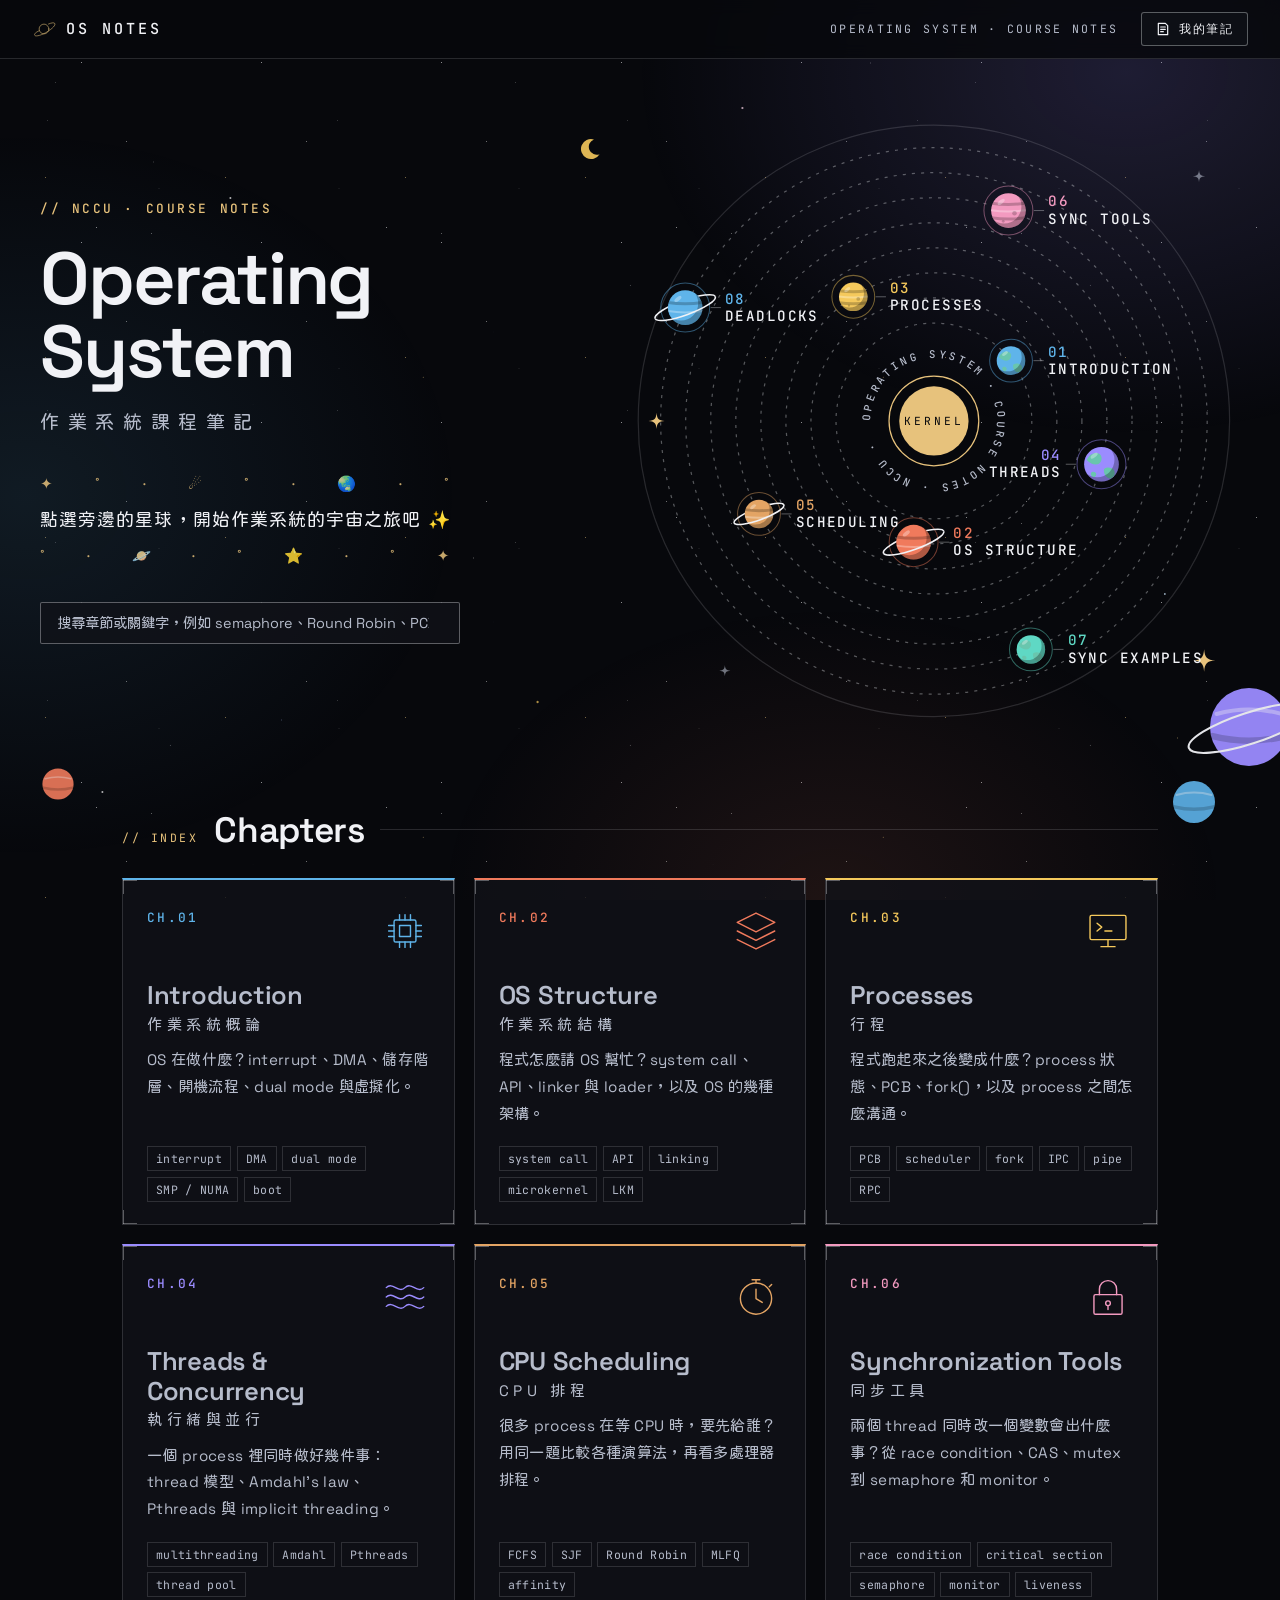
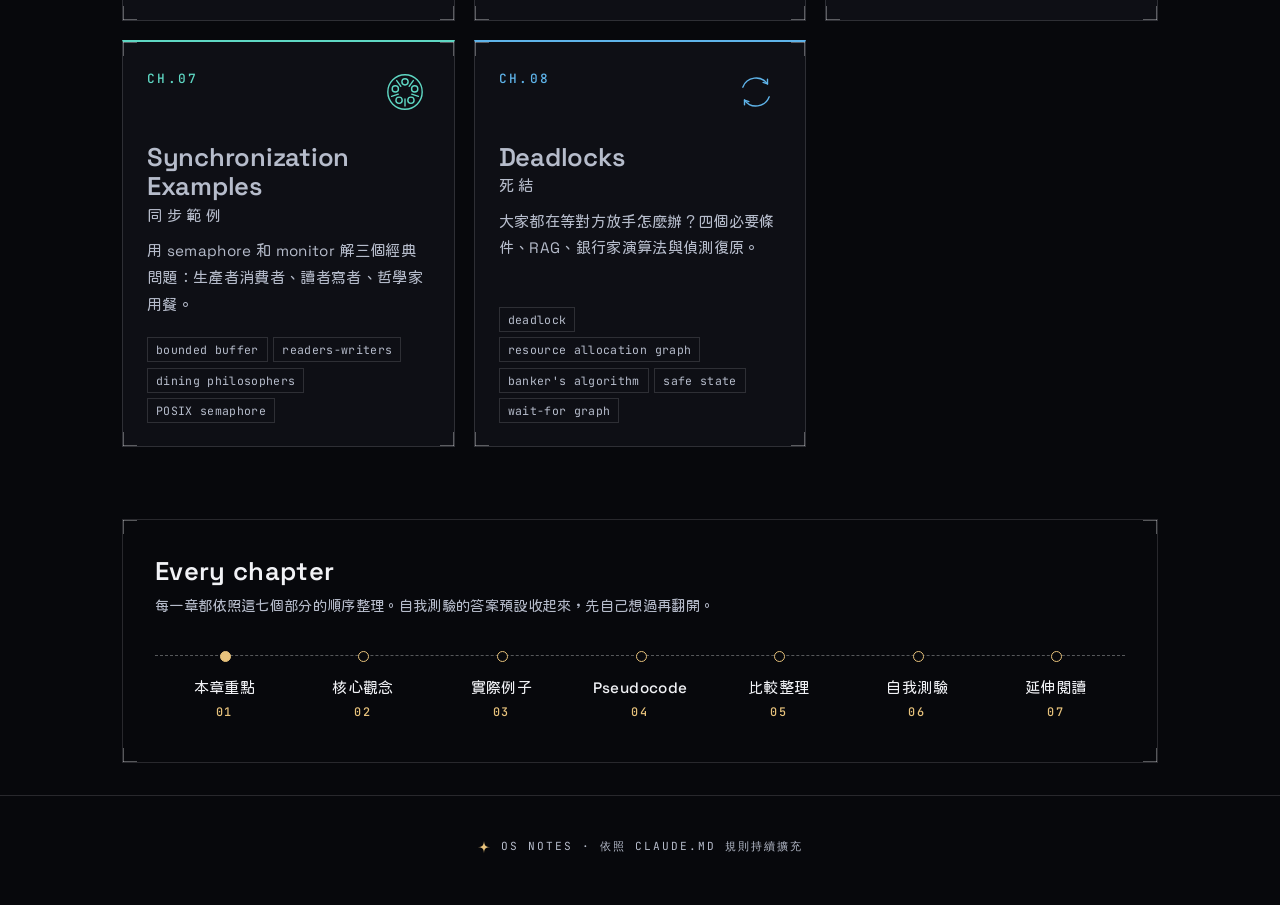
<file: index.html>
<!DOCTYPE html>
<html lang="zh-Hant">
<head>
  <meta charset="UTF-8">
  <meta name="viewport" content="width=device-width, initial-scale=1.0">
  <title>OS 課程筆記站</title>
  <meta name="description" content="作業系統課程筆記：從 OS 概論、結構、process、thread、CPU 排程到同步，一章一頁，附例題、pseudocode 與自我測驗。">
  <link rel="stylesheet" href="assets/fonts/fonts.css">
  <link rel="stylesheet" href="assets/style.css">
</head>
<body data-root=".">
  <header class="site-header">
    <a class="brand" href="index.html">OS Notes</a>
    <span class="tagline">Operating System · Course Notes</span>
  </header>

  <div class="hero-wrap">
    <section class="hero">
      <div>
        <p class="kicker">// NCCU · COURSE NOTES</p>
        <h1><span>Operating</span><span>System</span></h1>
        <p class="zh">作業系統課程筆記</p>
        <p class="lead lead-space">
          <span class="sky" aria-hidden="true"><i>✦</i><i>˚</i><i>·</i><i>☄️</i><i>˚</i><i>·</i><i>🌏</i><i>·</i><i>˚</i></span>
          <span class="go">點選旁邊的星球，開始作業系統的宇宙之旅吧 ✨</span>
          <span class="sky" aria-hidden="true"><i>˚</i><i>·</i><i>🪐</i><i>·</i><i>˚</i><i>⭐️</i><i>·</i><i>˚</i><i>✦</i></span>
        </p>
        <input class="search" id="chapter-search" type="search" placeholder="搜尋章節或關鍵字，例如 semaphore、Round Robin、PCB...">
      </div>
      <div class="solar" id="solar"></div>
    </section>
  </div>

  <div class="home">
    <h2 class="section-title"><span class="kicker">// Index</span><span class="big">Chapters</span></h2>
    <section class="cards" id="chapter-cards"></section>
    <p class="empty" id="chapter-empty" hidden>找不到符合的章節，換個關鍵字試試看。</p>

    <section class="how">
      <h2>Every chapter</h2>
      <p>每一章都依照這七個部分的順序整理。自我測驗的答案預設收起來，先自己想過再翻開。</p>
      <ol>
        <li>本章重點</li>
        <li>核心觀念</li>
        <li>實際例子</li>
        <li>Pseudocode</li>
        <li>比較整理</li>
        <li>自我測驗</li>
        <li>延伸閱讀</li>
      </ol>
    </section>
  </div>

  <footer class="site-footer">OS Notes · 依照 CLAUDE.md 規則持續擴充</footer>
  <script src="assets/glossary.js"></script>
  <script src="assets/site.js"></script>
</body>
</html>
</file>
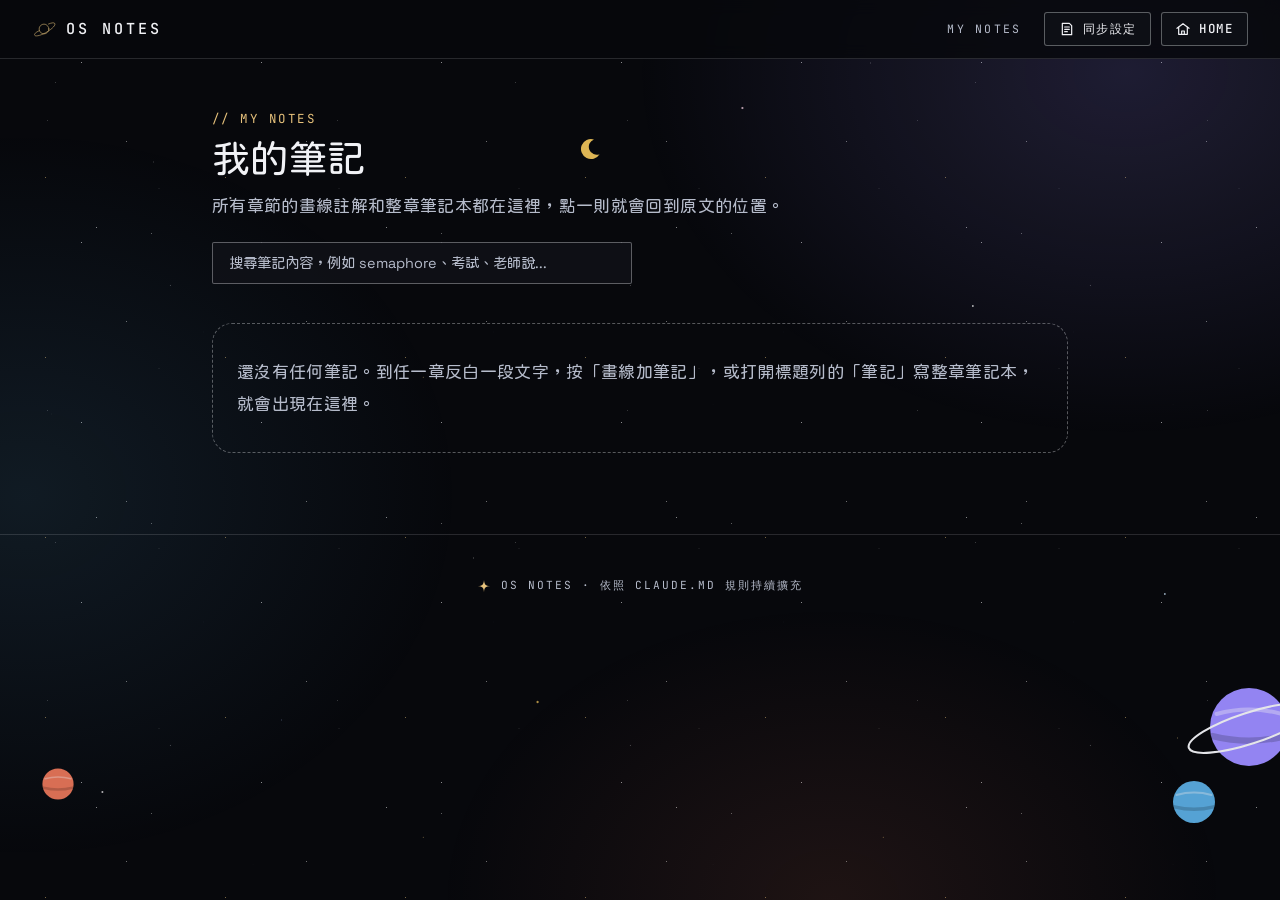
<file: notes.html>
<!DOCTYPE html>
<html lang="zh-Hant">
<head>
  <meta charset="UTF-8">
  <meta name="viewport" content="width=device-width, initial-scale=1.0">
  <title>我的筆記｜OS 課程筆記</title>
  <link rel="stylesheet" href="assets/fonts/fonts.css">
  <link rel="stylesheet" href="assets/style.css">
</head>
<body data-root="." data-page="notes">
  <header class="site-header">
    <a class="brand" href="index.html">OS Notes</a>
    <span class="tagline">My Notes</span>
  </header>

  <!-- 筆記總覽：內容由 site.js 的 renderNotesOverview() 從 localStorage 和同步資料產生 -->
  <main class="notes-page" id="notes-page"></main>

  <footer class="site-footer">OS Notes · 依照 CLAUDE.md 規則持續擴充</footer>
  <script src="assets/glossary.js"></script>
  <script src="assets/site.js"></script>
</body>
</html>
</file>
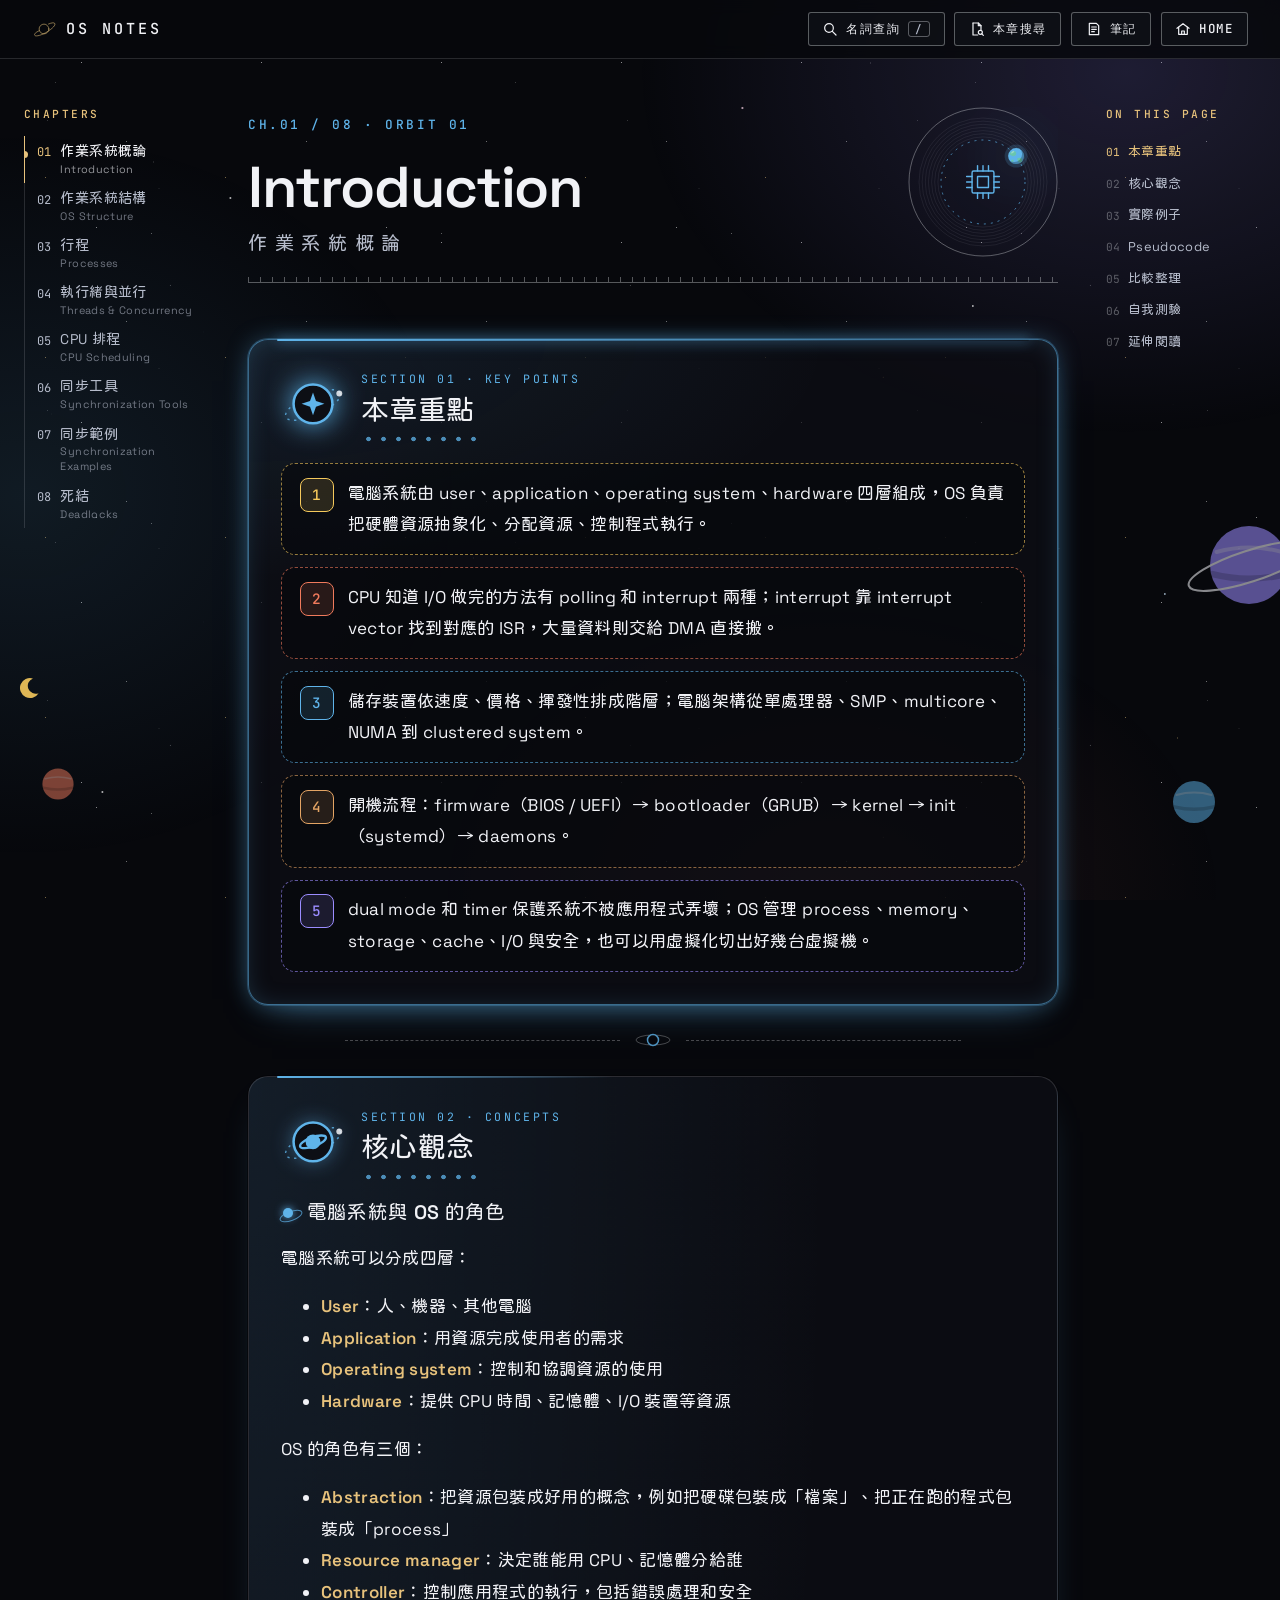
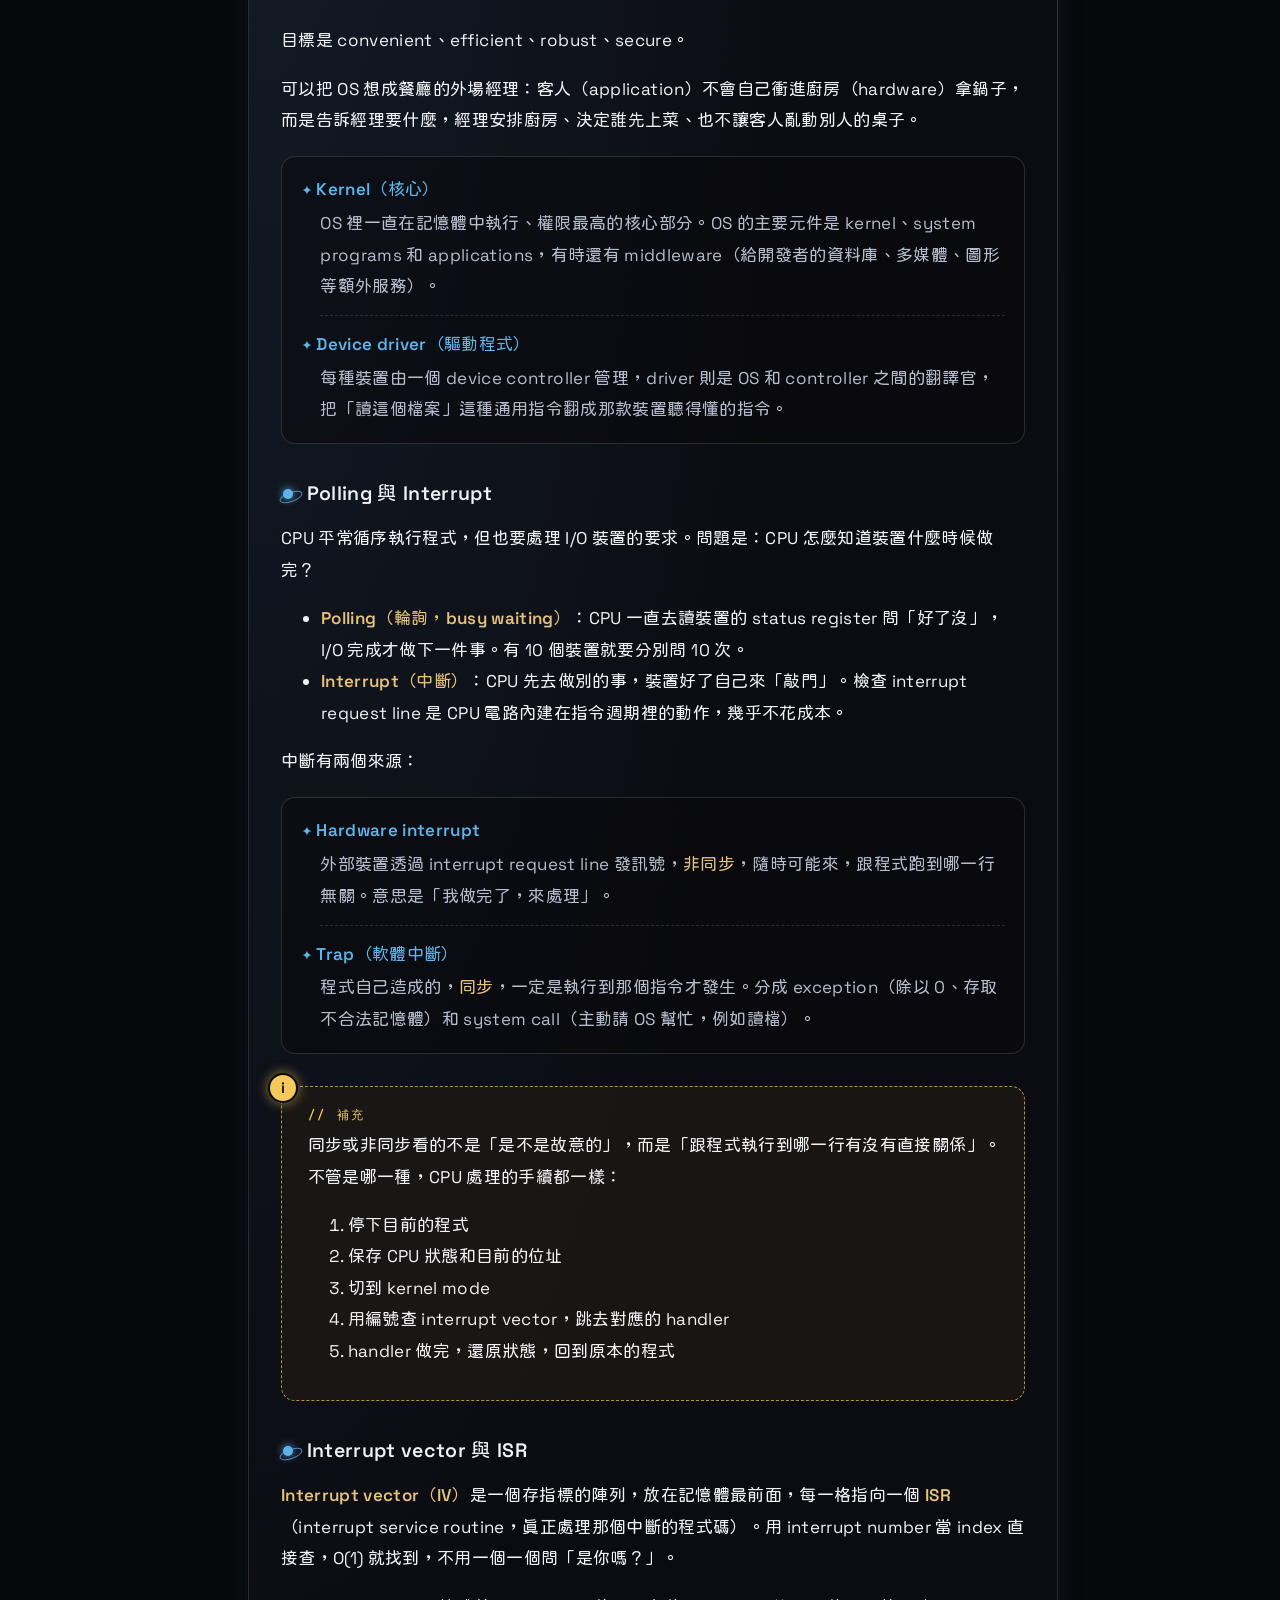
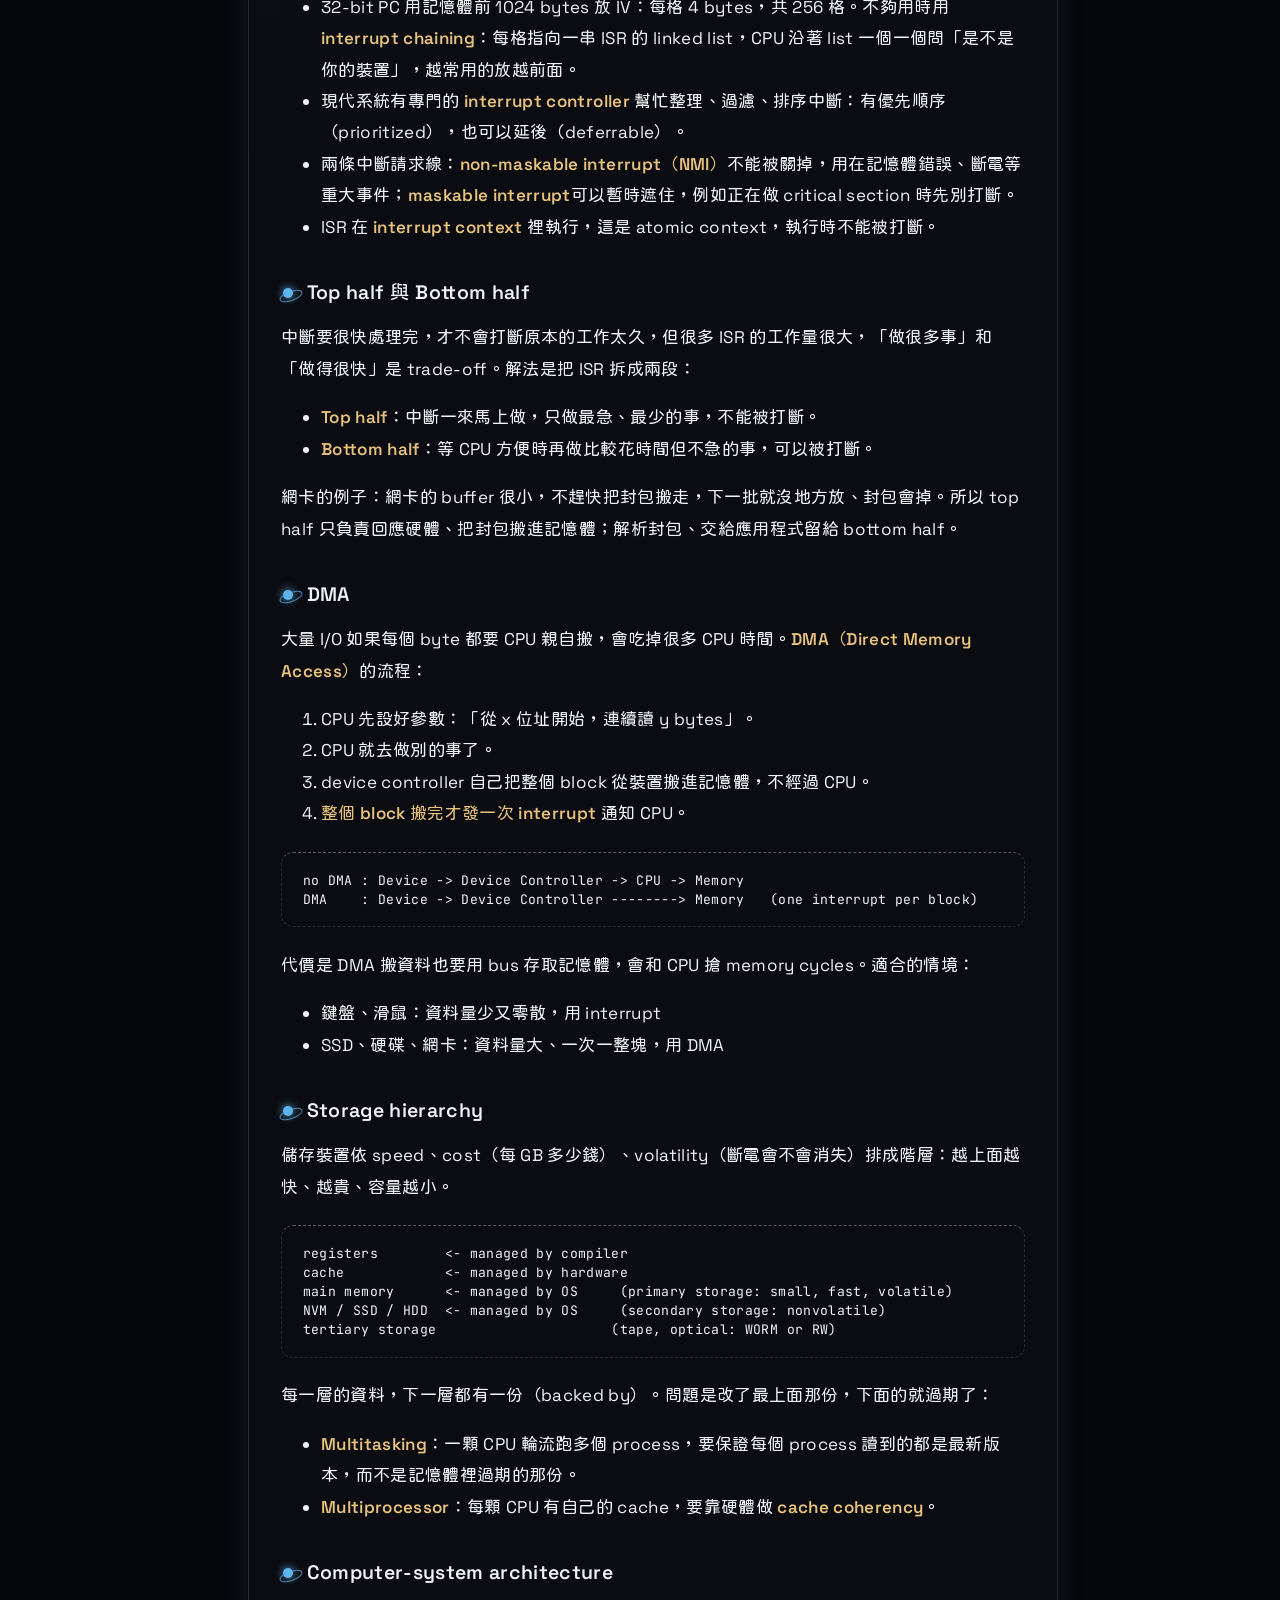
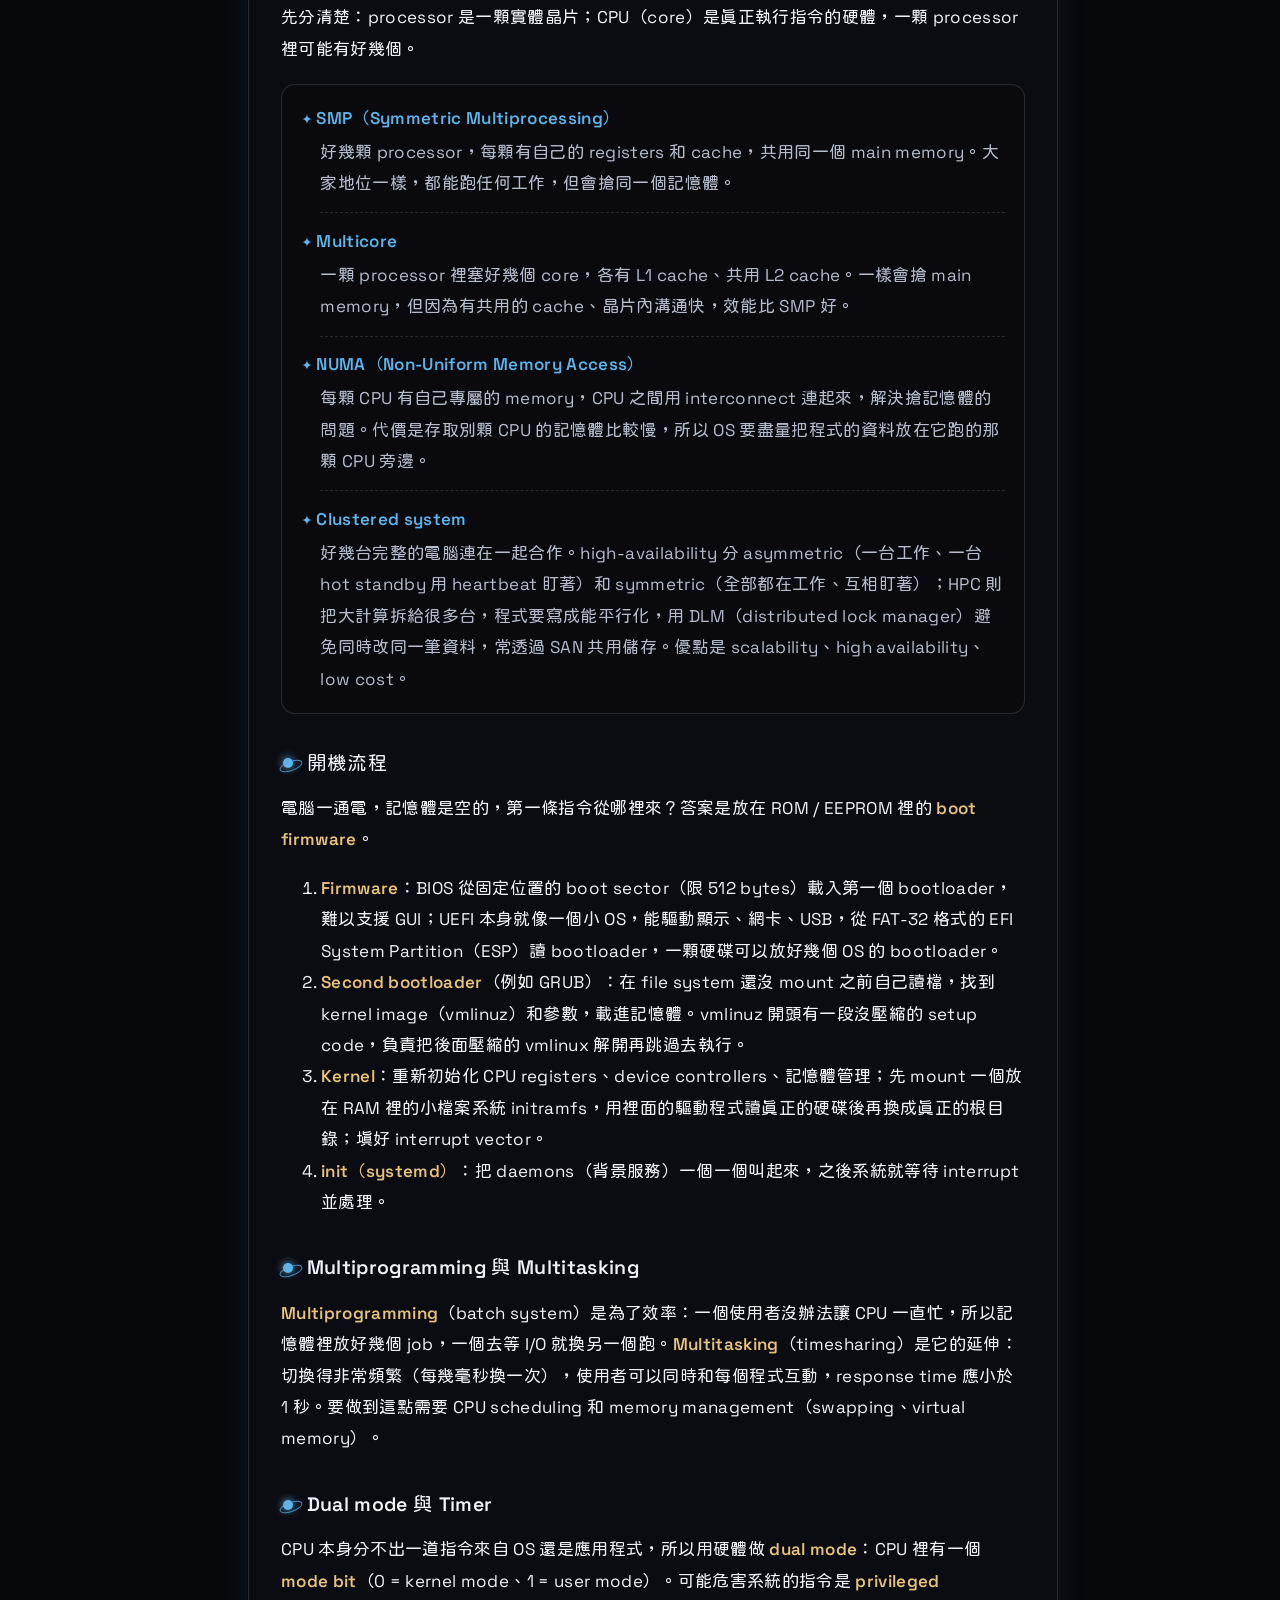
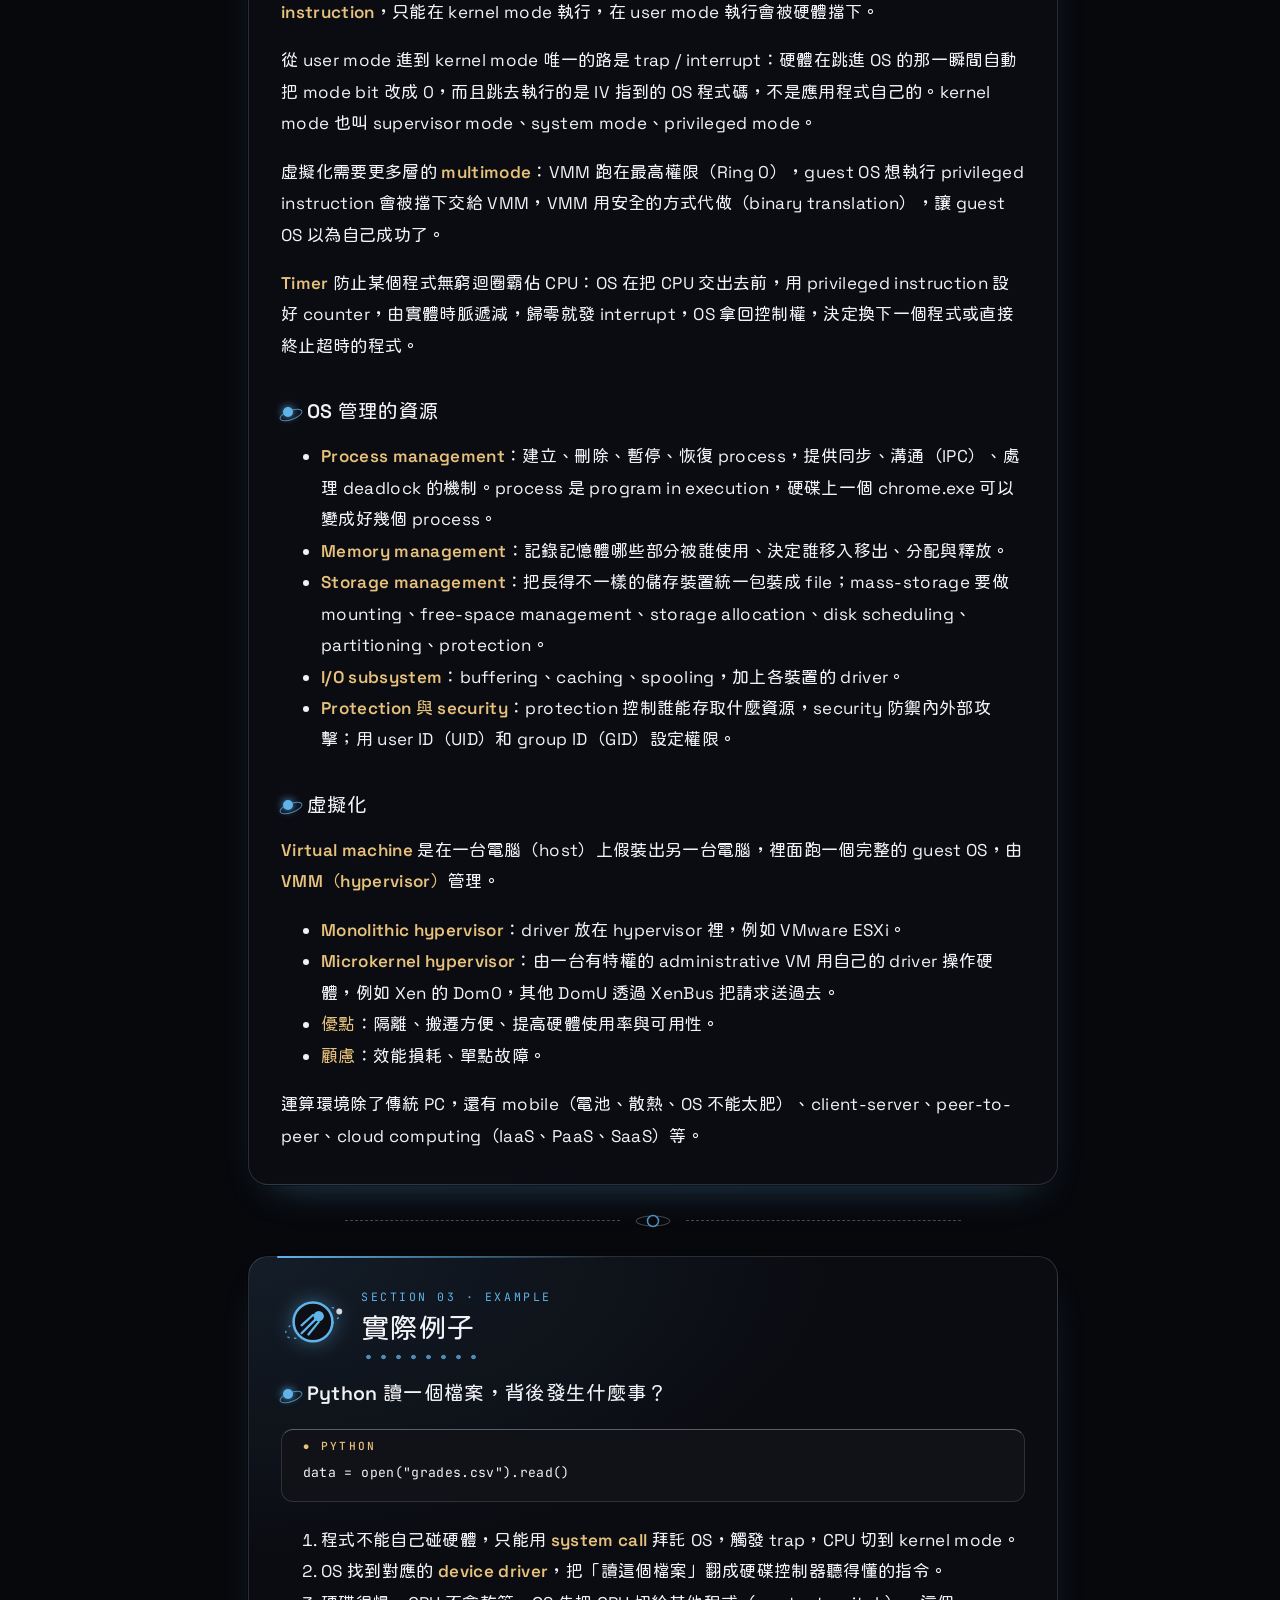
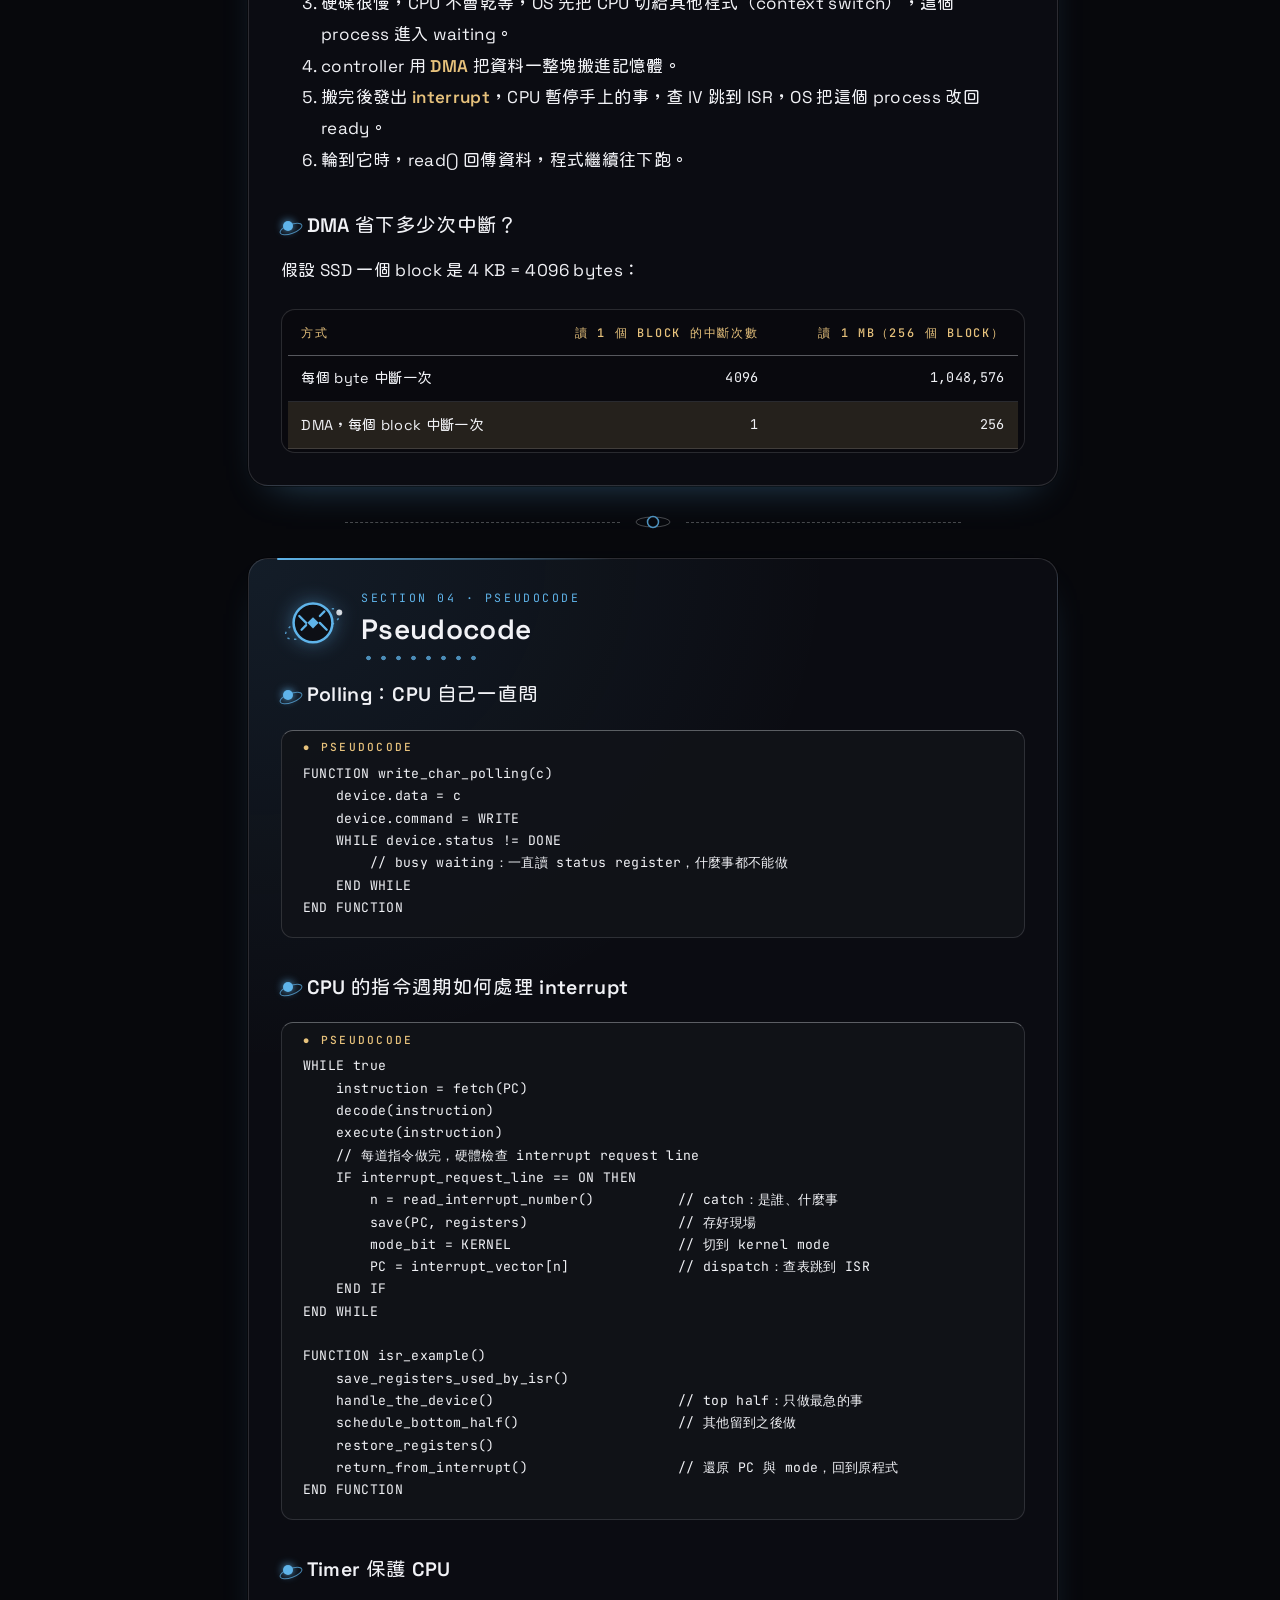
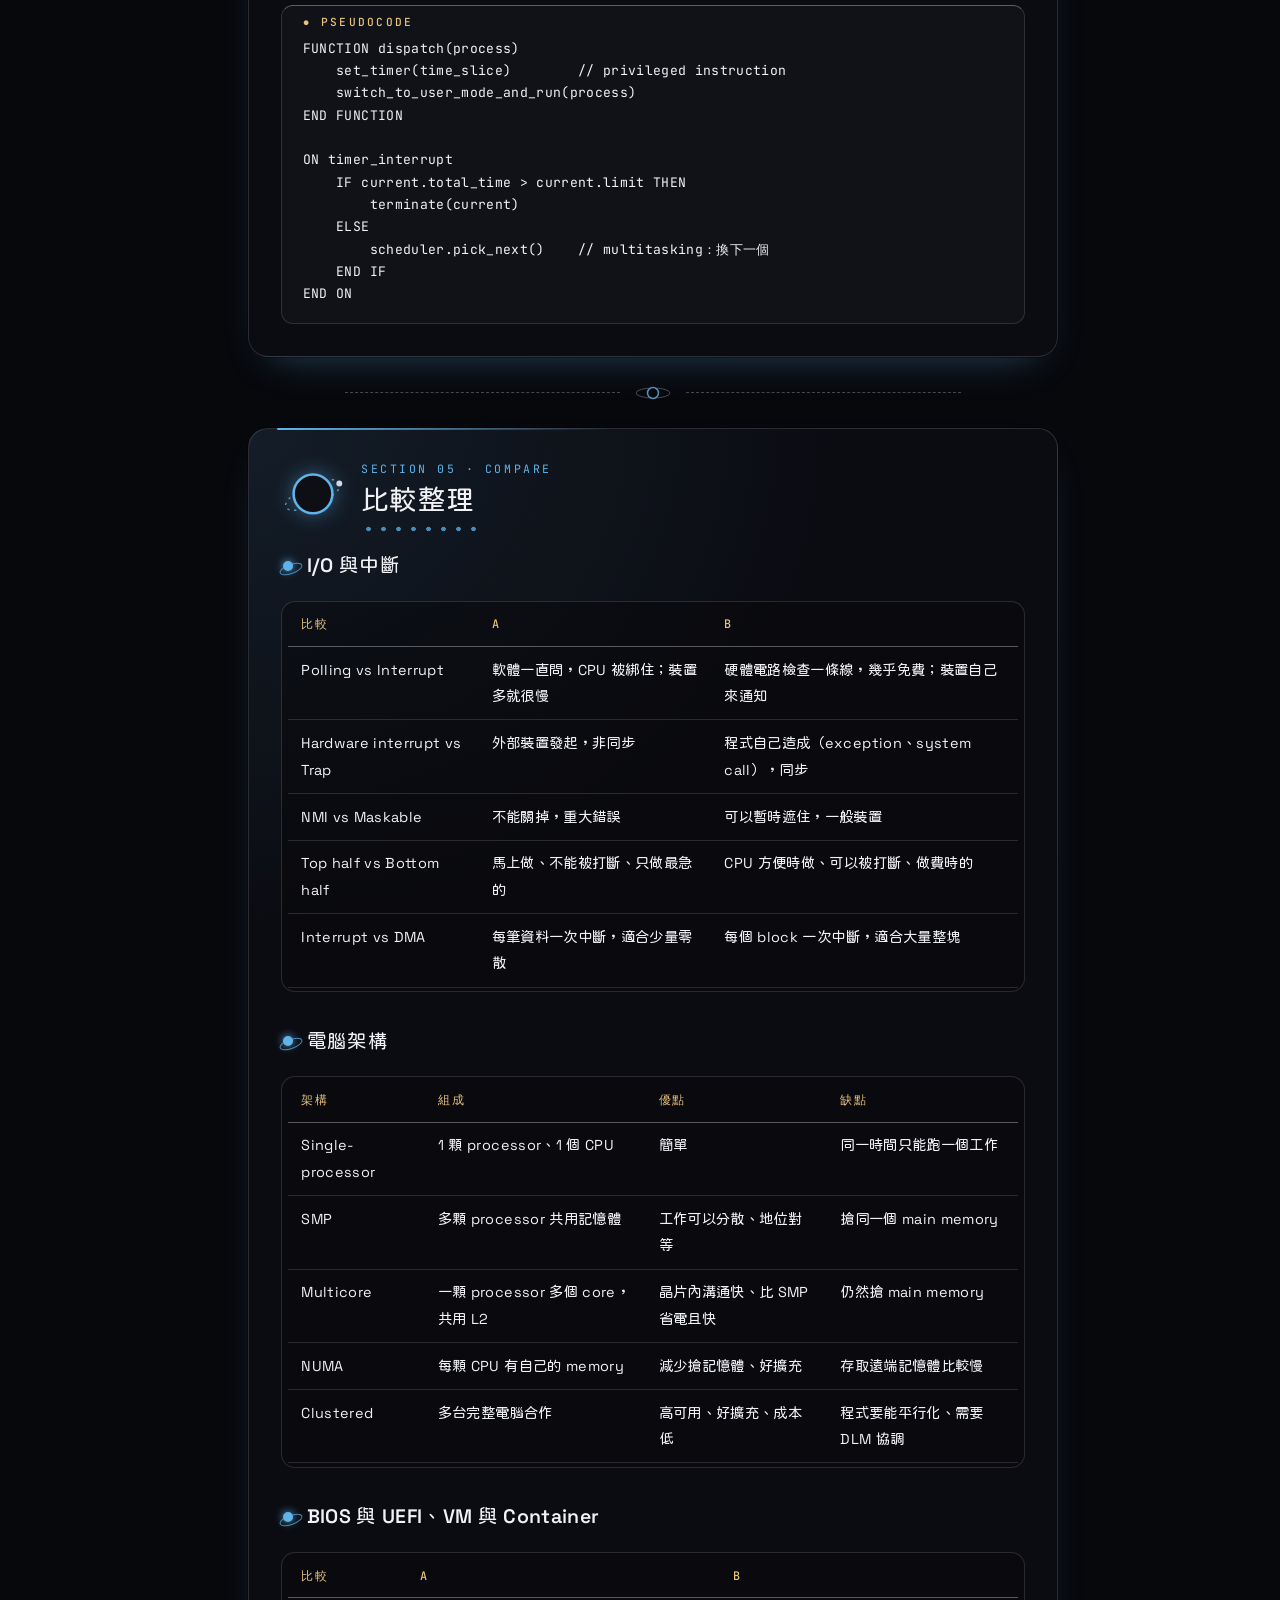
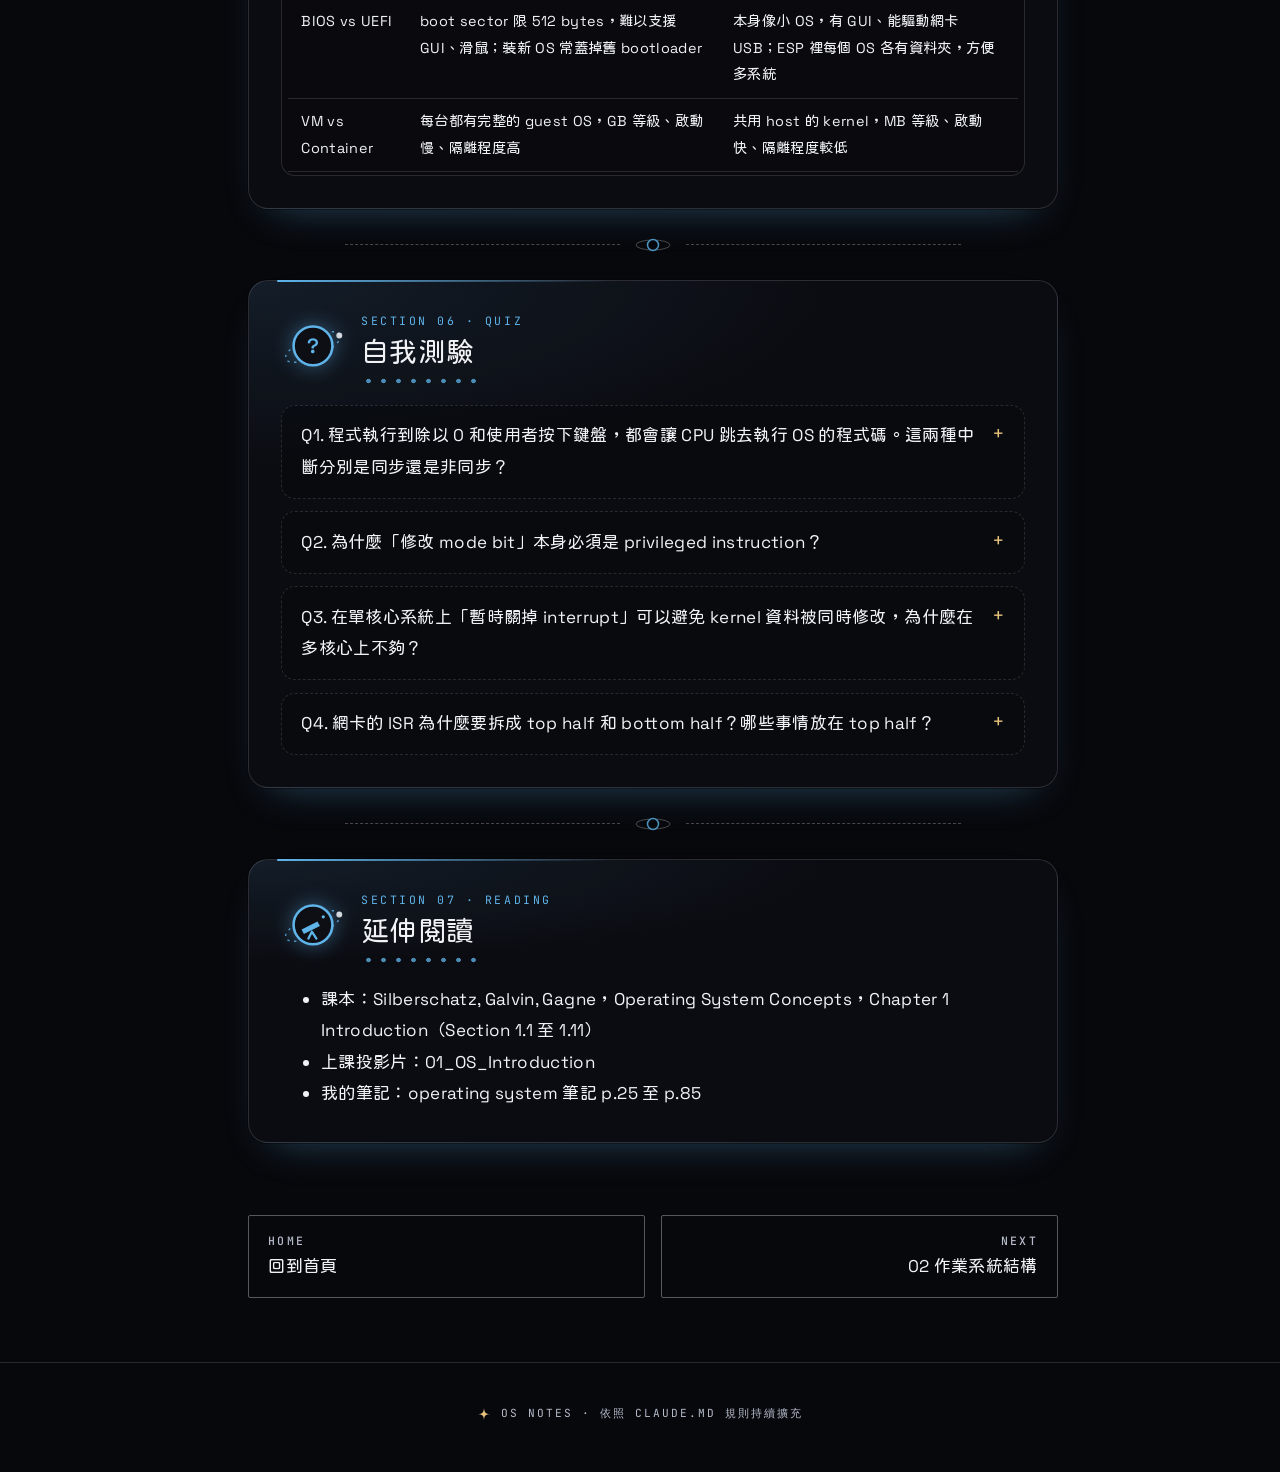
<file: chapters/01-introduction.html>
<!DOCTYPE html>
<html lang="zh-Hant">
<head>
  <meta charset="UTF-8">
  <meta name="viewport" content="width=device-width, initial-scale=1.0">
  <title>01 作業系統概論 Introduction｜OS 課程筆記</title>
  <link rel="stylesheet" href="../assets/fonts/fonts.css">
  <link rel="stylesheet" href="../assets/style.css">
</head>
<body data-root=".." data-chapter="01-introduction">
  <header class="site-header">
    <a class="brand" href="../index.html">OS Notes</a>
    <button class="menu-btn" id="menu-btn" type="button">章節</button>
  </header>

  <div class="layout">
    <nav class="sidebar" id="sidebar"></nav>

    <main class="content">
      <header class="chapter-head">
        <p class="eyebrow">CHAPTER 01</p>
        <h1>作業系統概論</h1>
        <p class="en">Introduction</p>
      </header>

      <h2 id="key-points">本章重點</h2>
      <div class="summary-box">
        <ul>
          <li>電腦系統由 user、application、operating system、hardware 四層組成，OS 負責把硬體資源抽象化、分配資源、控制程式執行。</li>
          <li>CPU 知道 I/O 做完的方法有 polling 和 interrupt 兩種；interrupt 靠 interrupt vector 找到對應的 ISR，大量資料則交給 DMA 直接搬。</li>
          <li>儲存裝置依速度、價格、揮發性排成階層；電腦架構從單處理器、SMP、multicore、NUMA 到 clustered system。</li>
          <li>開機流程：firmware（BIOS / UEFI）→ bootloader（GRUB）→ kernel → init（systemd）→ daemons。</li>
          <li>dual mode 和 timer 保護系統不被應用程式弄壞；OS 管理 process、memory、storage、cache、I/O 與安全，也可以用虛擬化切出好幾台虛擬機。</li>
        </ul>
      </div>

      <h2 id="concepts">核心觀念</h2>

      <h3>電腦系統與 OS 的角色</h3>
      <p>電腦系統可以分成四層：</p>
      <ul>
        <li><strong>User</strong>：人、機器、其他電腦</li>
        <li><strong>Application</strong>：用資源完成使用者的需求</li>
        <li><strong>Operating system</strong>：控制和協調資源的使用</li>
        <li><strong>Hardware</strong>：提供 CPU 時間、記憶體、I/O 裝置等資源</li>
      </ul>
      <p>OS 的角色有三個：</p>
      <ul>
        <li><strong>Abstraction</strong>：把資源包裝成好用的概念，例如把硬碟包裝成「檔案」、把正在跑的程式包裝成「process」</li>
        <li><strong>Resource manager</strong>：決定誰能用 CPU、記憶體分給誰</li>
        <li><strong>Controller</strong>：控制應用程式的執行，包括錯誤處理和安全</li>
      </ul>
      <p>目標是 convenient、efficient、robust、secure。</p>
      <p>可以把 OS 想成餐廳的外場經理：客人（application）不會自己衝進廚房（hardware）拿鍋子，而是告訴經理要什麼，經理安排廚房、決定誰先上菜、也不讓客人亂動別人的桌子。</p>
      <dl class="terms">
        <dt>Kernel（核心）</dt>
        <dd>OS 裡一直在記憶體中執行、權限最高的核心部分。OS 的主要元件是 kernel、system programs 和 applications，有時還有 middleware（給開發者的資料庫、多媒體、圖形等額外服務）。</dd>
        <dt>Device driver（驅動程式）</dt>
        <dd>每種裝置由一個 device controller 管理，driver 則是 OS 和 controller 之間的翻譯官，把「讀這個檔案」這種通用指令翻成那款裝置聽得懂的指令。</dd>
      </dl>

      <h3>Polling 與 Interrupt</h3>
      <p>CPU 平常循序執行程式，但也要處理 I/O 裝置的要求。問題是：CPU 怎麼知道裝置什麼時候做完？</p>
      <ul>
        <li><strong>Polling（輪詢，busy waiting）</strong>：CPU 一直去讀裝置的 status register 問「好了沒」，I/O 完成才做下一件事。有 10 個裝置就要分別問 10 次。</li>
        <li><strong>Interrupt（中斷）</strong>：CPU 先去做別的事，裝置好了自己來「敲門」。檢查 interrupt request line 是 CPU 電路內建在指令週期裡的動作，幾乎不花成本。</li>
      </ul>
      <p>中斷有兩個來源：</p>
      <dl class="terms">
        <dt>Hardware interrupt</dt>
        <dd>外部裝置透過 interrupt request line 發訊號，<strong>非同步</strong>，隨時可能來，跟程式跑到哪一行無關。意思是「我做完了，來處理」。</dd>
        <dt>Trap（軟體中斷）</dt>
        <dd>程式自己造成的，<strong>同步</strong>，一定是執行到那個指令才發生。分成 exception（除以 0、存取不合法記憶體）和 system call（主動請 OS 幫忙，例如讀檔）。</dd>
      </dl>
      <div class="callout note">
        <strong>補充</strong>
        <p>同步或非同步看的不是「是不是故意的」，而是「跟程式執行到哪一行有沒有直接關係」。不管是哪一種，CPU 處理的手續都一樣：</p>
        <ol>
          <li>停下目前的程式</li>
          <li>保存 CPU 狀態和目前的位址</li>
          <li>切到 kernel mode</li>
          <li>用編號查 interrupt vector，跳去對應的 handler</li>
          <li>handler 做完，還原狀態，回到原本的程式</li>
        </ol>
      </div>

      <h3>Interrupt vector 與 ISR</h3>
      <p><strong>Interrupt vector（IV）</strong>是一個存指標的陣列，放在記憶體最前面，每一格指向一個 <strong>ISR</strong>（interrupt service routine，真正處理那個中斷的程式碼）。用 interrupt number 當 index 直接查，O(1) 就找到，不用一個一個問「是你嗎？」。</p>
      <ul>
        <li>32-bit PC 用記憶體前 1024 bytes 放 IV：每格 4 bytes，共 256 格。不夠用時用 <strong>interrupt chaining</strong>：每格指向一串 ISR 的 linked list，CPU 沿著 list 一個一個問「是不是你的裝置」，越常用的放越前面。</li>
        <li>現代系統有專門的 <strong>interrupt controller</strong> 幫忙整理、過濾、排序中斷：有優先順序（prioritized），也可以延後（deferrable）。</li>
        <li>兩條中斷請求線：<strong>non-maskable interrupt（NMI）</strong>不能被關掉，用在記憶體錯誤、斷電等重大事件；<strong>maskable interrupt</strong>可以暫時遮住，例如正在做 critical section 時先別打斷。</li>
        <li>ISR 在 <strong>interrupt context</strong> 裡執行，這是 atomic context，執行時不能被打斷。</li>
      </ul>

      <h3>Top half 與 Bottom half</h3>
      <p>中斷要很快處理完，才不會打斷原本的工作太久，但很多 ISR 的工作量很大，「做很多事」和「做得很快」是 trade-off。解法是把 ISR 拆成兩段：</p>
      <ul>
        <li><strong>Top half</strong>：中斷一來馬上做，只做最急、最少的事，不能被打斷。</li>
        <li><strong>Bottom half</strong>：等 CPU 方便時再做比較花時間但不急的事，可以被打斷。</li>
      </ul>
      <p>網卡的例子：網卡的 buffer 很小，不趕快把封包搬走，下一批就沒地方放、封包會掉。所以 top half 只負責回應硬體、把封包搬進記憶體；解析封包、交給應用程式留給 bottom half。</p>

      <h3>DMA</h3>
      <p>大量 I/O 如果每個 byte 都要 CPU 親自搬，會吃掉很多 CPU 時間。<strong>DMA（Direct Memory Access）</strong>的流程：</p>
      <ol>
        <li>CPU 先設好參數：「從 x 位址開始，連續讀 y bytes」。</li>
        <li>CPU 就去做別的事了。</li>
        <li>device controller 自己把整個 block 從裝置搬進記憶體，不經過 CPU。</li>
        <li><strong>整個 block 搬完才發一次 interrupt</strong> 通知 CPU。</li>
      </ol>
      <pre class="diagram">no DMA : Device -> Device Controller -> CPU -> Memory
DMA    : Device -> Device Controller --------> Memory   (one interrupt per block)</pre>
      <p>代價是 DMA 搬資料也要用 bus 存取記憶體，會和 CPU 搶 memory cycles。適合的情境：</p>
      <ul>
        <li>鍵盤、滑鼠：資料量少又零散，用 interrupt</li>
        <li>SSD、硬碟、網卡：資料量大、一次一整塊，用 DMA</li>
      </ul>

      <h3>Storage hierarchy</h3>
      <p>儲存裝置依 speed、cost（每 GB 多少錢）、volatility（斷電會不會消失）排成階層：越上面越快、越貴、容量越小。</p>
      <pre class="diagram">registers        <- managed by compiler
cache            <- managed by hardware
main memory      <- managed by OS     (primary storage: small, fast, volatile)
NVM / SSD / HDD  <- managed by OS     (secondary storage: nonvolatile)
tertiary storage                     (tape, optical: WORM or RW)</pre>
      <p>每一層的資料，下一層都有一份（backed by）。問題是改了最上面那份，下面的就過期了：</p>
      <ul>
        <li><strong>Multitasking</strong>：一顆 CPU 輪流跑多個 process，要保證每個 process 讀到的都是最新版本，而不是記憶體裡過期的那份。</li>
        <li><strong>Multiprocessor</strong>：每顆 CPU 有自己的 cache，要靠硬體做 <strong>cache coherency</strong>。</li>
      </ul>

      <h3>Computer-system architecture</h3>
      <p>先分清楚：processor 是一顆實體晶片；CPU（core）是真正執行指令的硬體，一顆 processor 裡可能有好幾個。</p>
      <dl class="terms">
        <dt>SMP（Symmetric Multiprocessing）</dt>
        <dd>好幾顆 processor，每顆有自己的 registers 和 cache，共用同一個 main memory。大家地位一樣，都能跑任何工作，但會搶同一個記憶體。</dd>
        <dt>Multicore</dt>
        <dd>一顆 processor 裡塞好幾個 core，各有 L1 cache、共用 L2 cache。一樣會搶 main memory，但因為有共用的 cache、晶片內溝通快，效能比 SMP 好。</dd>
        <dt>NUMA（Non-Uniform Memory Access）</dt>
        <dd>每顆 CPU 有自己專屬的 memory，CPU 之間用 interconnect 連起來，解決搶記憶體的問題。代價是存取別顆 CPU 的記憶體比較慢，所以 OS 要盡量把程式的資料放在它跑的那顆 CPU 旁邊。</dd>
        <dt>Clustered system</dt>
        <dd>好幾台完整的電腦連在一起合作。high-availability 分 asymmetric（一台工作、一台 hot standby 用 heartbeat 盯著）和 symmetric（全部都在工作、互相盯著）；HPC 則把大計算拆給很多台，程式要寫成能平行化，用 DLM（distributed lock manager）避免同時改同一筆資料，常透過 SAN 共用儲存。優點是 scalability、high availability、low cost。</dd>
      </dl>

      <h3>開機流程</h3>
      <p>電腦一通電，記憶體是空的，第一條指令從哪裡來？答案是放在 ROM / EEPROM 裡的 <strong>boot firmware</strong>。</p>
      <ol>
        <li><strong>Firmware</strong>：BIOS 從固定位置的 boot sector（限 512 bytes）載入第一個 bootloader，難以支援 GUI；UEFI 本身就像一個小 OS，能驅動顯示、網卡、USB，從 FAT-32 格式的 EFI System Partition（ESP）讀 bootloader，一顆硬碟可以放好幾個 OS 的 bootloader。</li>
        <li><strong>Second bootloader</strong>（例如 GRUB）：在 file system 還沒 mount 之前自己讀檔，找到 kernel image（vmlinuz）和參數，載進記憶體。vmlinuz 開頭有一段沒壓縮的 setup code，負責把後面壓縮的 vmlinux 解開再跳過去執行。</li>
        <li><strong>Kernel</strong>：重新初始化 CPU registers、device controllers、記憶體管理；先 mount 一個放在 RAM 裡的小檔案系統 initramfs，用裡面的驅動程式讀真正的硬碟後再換成真正的根目錄；填好 interrupt vector。</li>
        <li><strong>init（systemd）</strong>：把 daemons（背景服務）一個一個叫起來，之後系統就等待 interrupt 並處理。</li>
      </ol>

      <h3>Multiprogramming 與 Multitasking</h3>
      <p><strong>Multiprogramming</strong>（batch system）是為了效率：一個使用者沒辦法讓 CPU 一直忙，所以記憶體裡放好幾個 job，一個去等 I/O 就換另一個跑。<strong>Multitasking</strong>（timesharing）是它的延伸：切換得非常頻繁（每幾毫秒換一次），使用者可以同時和每個程式互動，response time 應小於 1 秒。要做到這點需要 CPU scheduling 和 memory management（swapping、virtual memory）。</p>

      <h3>Dual mode 與 Timer</h3>
      <p>CPU 本身分不出一道指令來自 OS 還是應用程式，所以用硬體做 <strong>dual mode</strong>：CPU 裡有一個 <strong>mode bit</strong>（0 = kernel mode、1 = user mode）。可能危害系統的指令是 <strong>privileged instruction</strong>，只能在 kernel mode 執行，在 user mode 執行會被硬體擋下。</p>
      <p>從 user mode 進到 kernel mode 唯一的路是 trap / interrupt：硬體在跳進 OS 的那一瞬間自動把 mode bit 改成 0，而且跳去執行的是 IV 指到的 OS 程式碼，不是應用程式自己的。kernel mode 也叫 supervisor mode、system mode、privileged mode。</p>
      <p>虛擬化需要更多層的 <strong>multimode</strong>：VMM 跑在最高權限（Ring 0），guest OS 想執行 privileged instruction 會被擋下交給 VMM，VMM 用安全的方式代做（binary translation），讓 guest OS 以為自己成功了。</p>
      <p><strong>Timer</strong> 防止某個程式無窮迴圈霸佔 CPU：OS 在把 CPU 交出去前，用 privileged instruction 設好 counter，由實體時脈遞減，歸零就發 interrupt，OS 拿回控制權，決定換下一個程式或直接終止超時的程式。</p>

      <h3>OS 管理的資源</h3>
      <ul>
        <li><strong>Process management</strong>：建立、刪除、暫停、恢復 process，提供同步、溝通（IPC）、處理 deadlock 的機制。process 是 program in execution，硬碟上一個 chrome.exe 可以變成好幾個 process。</li>
        <li><strong>Memory management</strong>：記錄記憶體哪些部分被誰使用、決定誰移入移出、分配與釋放。</li>
        <li><strong>Storage management</strong>：把長得不一樣的儲存裝置統一包裝成 file；mass-storage 要做 mounting、free-space management、storage allocation、disk scheduling、partitioning、protection。</li>
        <li><strong>I/O subsystem</strong>：buffering、caching、spooling，加上各裝置的 driver。</li>
        <li><strong>Protection 與 security</strong>：protection 控制誰能存取什麼資源，security 防禦內外部攻擊；用 user ID（UID）和 group ID（GID）設定權限。</li>
      </ul>

      <h3>虛擬化</h3>
      <p><strong>Virtual machine</strong> 是在一台電腦（host）上假裝出另一台電腦，裡面跑一個完整的 guest OS，由 <strong>VMM（hypervisor）</strong>管理。</p>
      <ul>
        <li><strong>Monolithic hypervisor</strong>：driver 放在 hypervisor 裡，例如 VMware ESXi。</li>
        <li><strong>Microkernel hypervisor</strong>：由一台有特權的 administrative VM 用自己的 driver 操作硬體，例如 Xen 的 Dom0，其他 DomU 透過 XenBus 把請求送過去。</li>
        <li><strong>優點</strong>：隔離、搬遷方便、提高硬體使用率與可用性。</li>
        <li><strong>顧慮</strong>：效能損耗、單點故障。</li>
      </ul>
      <p>運算環境除了傳統 PC，還有 mobile（電池、散熱、OS 不能太肥）、client-server、peer-to-peer、cloud computing（IaaS、PaaS、SaaS）等。</p>

      <h2 id="example">實際例子</h2>
      <h3>Python 讀一個檔案，背後發生什麼事？</h3>
      <pre class="lang-py"><code>data = open("grades.csv").read()</code></pre>
      <ol>
        <li>程式不能自己碰硬體，只能用 <strong>system call</strong> 拜託 OS，觸發 trap，CPU 切到 kernel mode。</li>
        <li>OS 找到對應的 <strong>device driver</strong>，把「讀這個檔案」翻成硬碟控制器聽得懂的指令。</li>
        <li>硬碟很慢，CPU 不會乾等，OS 先把 CPU 切給其他程式（context switch），這個 process 進入 waiting。</li>
        <li>controller 用 <strong>DMA</strong> 把資料一整塊搬進記憶體。</li>
        <li>搬完後發出 <strong>interrupt</strong>，CPU 暫停手上的事，查 IV 跳到 ISR，OS 把這個 process 改回 ready。</li>
        <li>輪到它時，read() 回傳資料，程式繼續往下跑。</li>
      </ol>

      <h3>DMA 省下多少次中斷？</h3>
      <p>假設 SSD 一個 block 是 4 KB = 4096 bytes：</p>
      <div class="table-wrap">
        <table>
          <thead><tr><th>方式</th><th class="num">讀 1 個 block 的中斷次數</th><th class="num">讀 1 MB（256 個 block）</th></tr></thead>
          <tbody>
            <tr><td>每個 byte 中斷一次</td><td class="num">4096</td><td class="num">1,048,576</td></tr>
            <tr class="best"><td>DMA，每個 block 中斷一次</td><td class="num">1</td><td class="num">256</td></tr>
          </tbody>
        </table>
      </div>

      <h2 id="pseudocode">Pseudocode</h2>
      <h3>Polling：CPU 自己一直問</h3>
      <pre class="pseudo"><code>FUNCTION write_char_polling(c)
    device.data = c
    device.command = WRITE
    WHILE device.status != DONE
        // busy waiting：一直讀 status register，什麼事都不能做
    END WHILE
END FUNCTION</code></pre>

      <h3>CPU 的指令週期如何處理 interrupt</h3>
      <pre class="pseudo"><code>WHILE true
    instruction = fetch(PC)
    decode(instruction)
    execute(instruction)
    // 每道指令做完，硬體檢查 interrupt request line
    IF interrupt_request_line == ON THEN
        n = read_interrupt_number()          // catch：是誰、什麼事
        save(PC, registers)                  // 存好現場
        mode_bit = KERNEL                    // 切到 kernel mode
        PC = interrupt_vector[n]             // dispatch：查表跳到 ISR
    END IF
END WHILE

FUNCTION isr_example()
    save_registers_used_by_isr()
    handle_the_device()                      // top half：只做最急的事
    schedule_bottom_half()                   // 其他留到之後做
    restore_registers()
    return_from_interrupt()                  // 還原 PC 與 mode，回到原程式
END FUNCTION</code></pre>

      <h3>Timer 保護 CPU</h3>
      <pre class="pseudo"><code>FUNCTION dispatch(process)
    set_timer(time_slice)        // privileged instruction
    switch_to_user_mode_and_run(process)
END FUNCTION

ON timer_interrupt
    IF current.total_time > current.limit THEN
        terminate(current)
    ELSE
        scheduler.pick_next()    // multitasking：換下一個
    END IF
END ON</code></pre>

      <h2 id="comparison">比較整理</h2>
      <h3>I/O 與中斷</h3>
      <div class="table-wrap">
        <table>
          <thead><tr><th>比較</th><th>A</th><th>B</th></tr></thead>
          <tbody>
            <tr><td>Polling vs Interrupt</td><td>軟體一直問，CPU 被綁住；裝置多就很慢</td><td>硬體電路檢查一條線，幾乎免費；裝置自己來通知</td></tr>
            <tr><td>Hardware interrupt vs Trap</td><td>外部裝置發起，非同步</td><td>程式自己造成（exception、system call），同步</td></tr>
            <tr><td>NMI vs Maskable</td><td>不能關掉，重大錯誤</td><td>可以暫時遮住，一般裝置</td></tr>
            <tr><td>Top half vs Bottom half</td><td>馬上做、不能被打斷、只做最急的</td><td>CPU 方便時做、可以被打斷、做費時的</td></tr>
            <tr><td>Interrupt vs DMA</td><td>每筆資料一次中斷，適合少量零散</td><td>每個 block 一次中斷，適合大量整塊</td></tr>
          </tbody>
        </table>
      </div>

      <h3>電腦架構</h3>
      <div class="table-wrap">
        <table>
          <thead><tr><th>架構</th><th>組成</th><th>優點</th><th>缺點</th></tr></thead>
          <tbody>
            <tr><td>Single-processor</td><td>1 顆 processor、1 個 CPU</td><td>簡單</td><td>同一時間只能跑一個工作</td></tr>
            <tr><td>SMP</td><td>多顆 processor 共用記憶體</td><td>工作可以分散、地位對等</td><td>搶同一個 main memory</td></tr>
            <tr><td>Multicore</td><td>一顆 processor 多個 core，共用 L2</td><td>晶片內溝通快、比 SMP 省電且快</td><td>仍然搶 main memory</td></tr>
            <tr><td>NUMA</td><td>每顆 CPU 有自己的 memory</td><td>減少搶記憶體、好擴充</td><td>存取遠端記憶體比較慢</td></tr>
            <tr><td>Clustered</td><td>多台完整電腦合作</td><td>高可用、好擴充、成本低</td><td>程式要能平行化、需要 DLM 協調</td></tr>
          </tbody>
        </table>
      </div>

      <h3>BIOS 與 UEFI、VM 與 Container</h3>
      <div class="table-wrap">
        <table>
          <thead><tr><th>比較</th><th>A</th><th>B</th></tr></thead>
          <tbody>
            <tr><td>BIOS vs UEFI</td><td>boot sector 限 512 bytes，難以支援 GUI、滑鼠；裝新 OS 常蓋掉舊 bootloader</td><td>本身像小 OS，有 GUI、能驅動網卡 USB；ESP 裡每個 OS 各有資料夾，方便多系統</td></tr>
            <tr><td>VM vs Container</td><td>每台都有完整的 guest OS，GB 等級、啟動慢、隔離程度高</td><td>共用 host 的 kernel，MB 等級、啟動快、隔離程度較低</td></tr>
          </tbody>
        </table>
      </div>

      <h2 id="quiz">自我測驗</h2>
      <details class="quiz">
        <summary>Q1. 程式執行到除以 0 和使用者按下鍵盤，都會讓 CPU 跳去執行 OS 的程式碼。這兩種中斷分別是同步還是非同步？</summary>
        <p><strong>答案：</strong>除以 0 是同步（trap / exception），按鍵盤是非同步（hardware interrupt）。</p>
        <p><strong>原因：</strong>判斷標準是「跟程式執行到哪一行有沒有直接關係」。除以 0 一定是執行到那道除法指令才發生，每次執行都在同一個位置；按鍵盤是外部裝置發出的，隨時可能來，跟程式跑到哪無關。</p>
      </details>
      <details class="quiz">
        <summary>Q2. 為什麼「修改 mode bit」本身必須是 privileged instruction？</summary>
        <p><strong>答案：</strong>否則應用程式可以自己把 mode bit 改成 kernel mode，dual mode 的保護就完全失效。</p>
        <p><strong>原因：</strong>dual mode 的前提是 user 程式只能透過 trap / interrupt 進入 kernel mode，而且進去後執行的是 IV 指到的 OS 程式碼。如果程式能直接改 mode bit，就能在 kernel mode 執行任意自己的指令，例如改 interrupt vector 或直接操作硬碟。</p>
      </details>
      <details class="quiz">
        <summary>Q3. 在單核心系統上「暫時關掉 interrupt」可以避免 kernel 資料被同時修改，為什麼在多核心上不夠？</summary>
        <p><strong>答案：</strong>關中斷只影響自己這顆 CPU，其他核心照樣在跑，還是能存取同一塊 shared memory。</p>
        <p><strong>原因：</strong>單核心時，關掉中斷就不會被 timer 打斷、不會切換到別的程式，所以手上的指令可以一口氣做完。多核心時其他 CPU 根本不需要「打斷你」，它們本來就同時在執行，所以需要第 06 章介紹的 lock 等同步工具。</p>
      </details>
      <details class="quiz">
        <summary>Q4. 網卡的 ISR 為什麼要拆成 top half 和 bottom half？哪些事情放在 top half？</summary>
        <p><strong>答案：</strong>因為中斷要快速處理完，但完整處理封包很花時間。top half 只回應硬體、把封包從網卡 buffer 搬進記憶體。</p>
        <p><strong>原因：</strong>網卡 buffer 很小，不趕快搬走，下一批封包進來就沒地方放而被丟掉。封包一旦進了記憶體就安全了，解析、交給應用程式這些費時的工作晚一點做也沒關係，放在可以被打斷的 bottom half，系統就不會因為處理一個中斷卡太久。</p>
      </details>

      <h2 id="reading">延伸閱讀</h2>
      <ul>
        <li>課本：Silberschatz, Galvin, Gagne，<em>Operating System Concepts</em>，Chapter 1 Introduction（Section 1.1 至 1.11）</li>
        <li>上課投影片：01_OS_Introduction</li>
        <li>我的筆記：operating system 筆記 p.25 至 p.85</li>
      </ul>

      <nav class="pager" id="pager"></nav>
    </main>

    <aside class="toc" id="toc"></aside>
  </div>

  <footer class="site-footer">OS Notes · 依照 CLAUDE.md 規則持續擴充</footer>
  <script src="../assets/glossary.js"></script>
  <script src="../assets/site.js"></script>
</body>
</html>
</file>
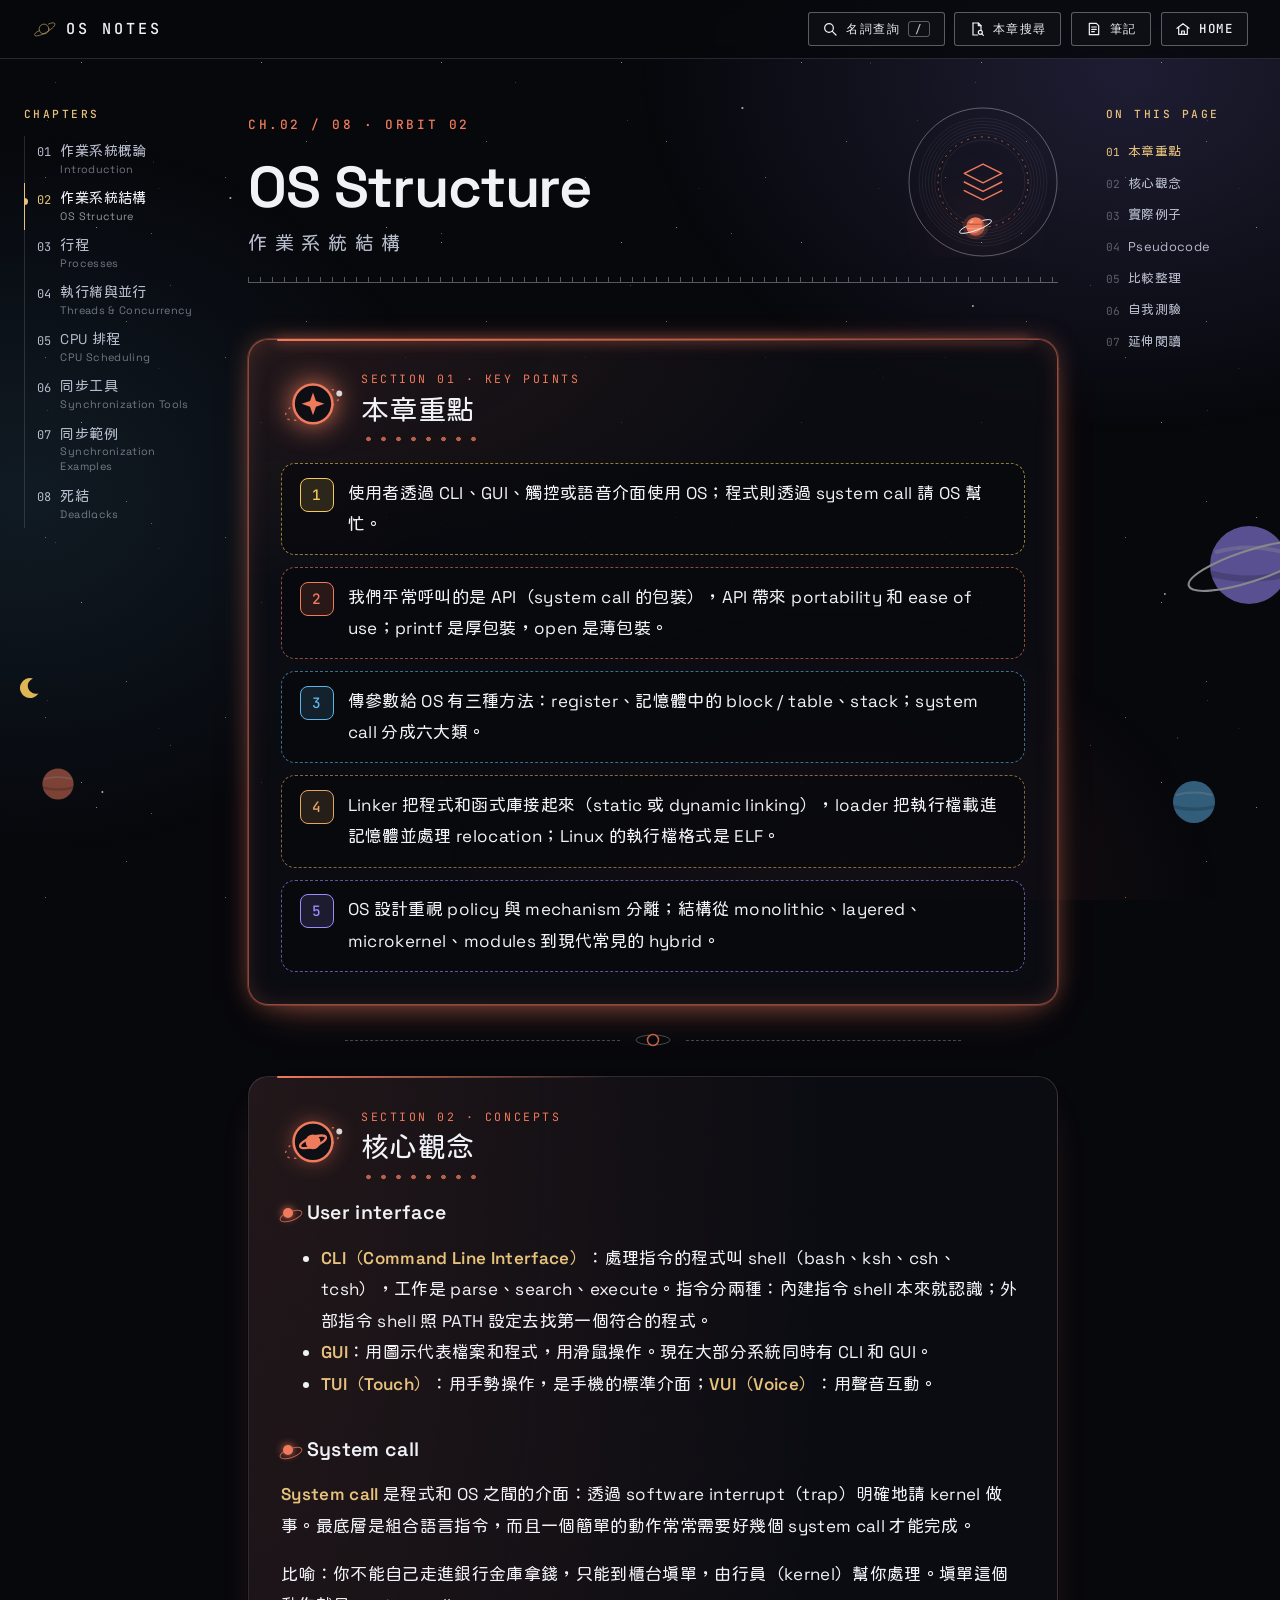
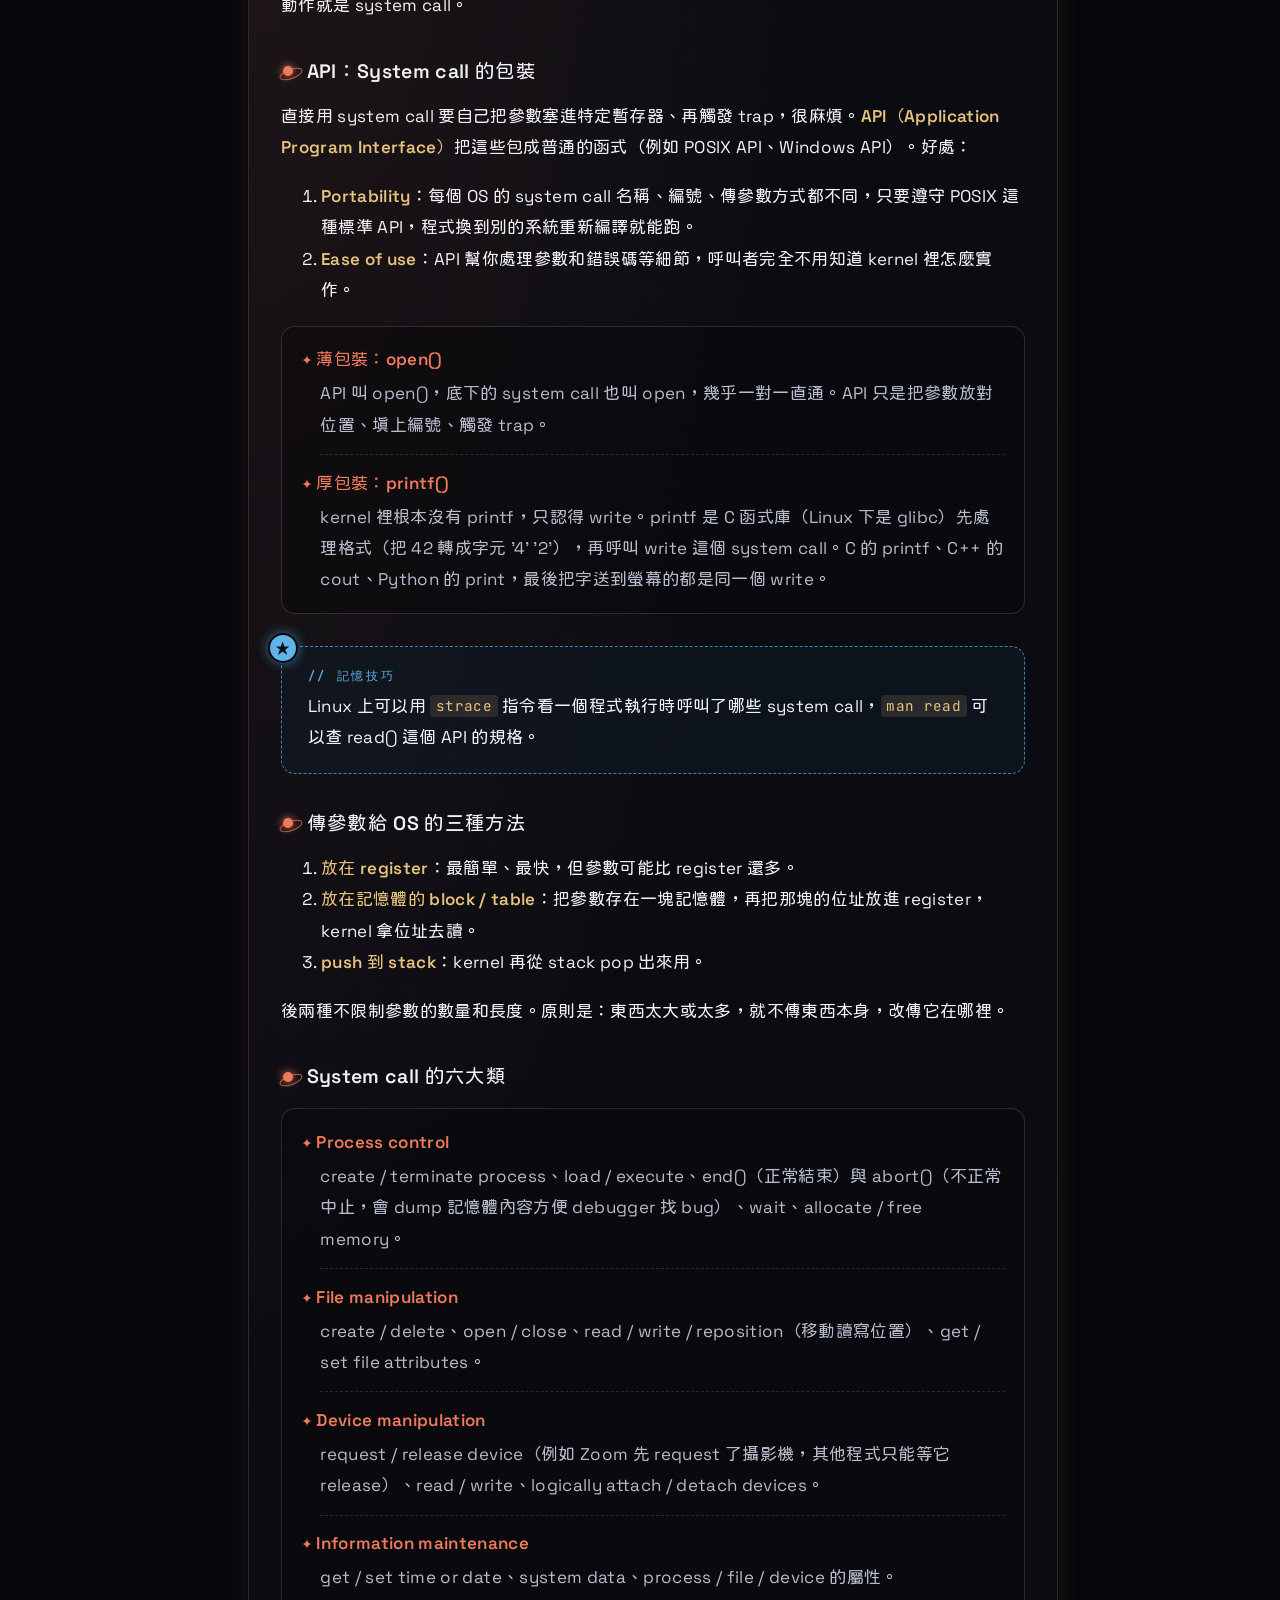
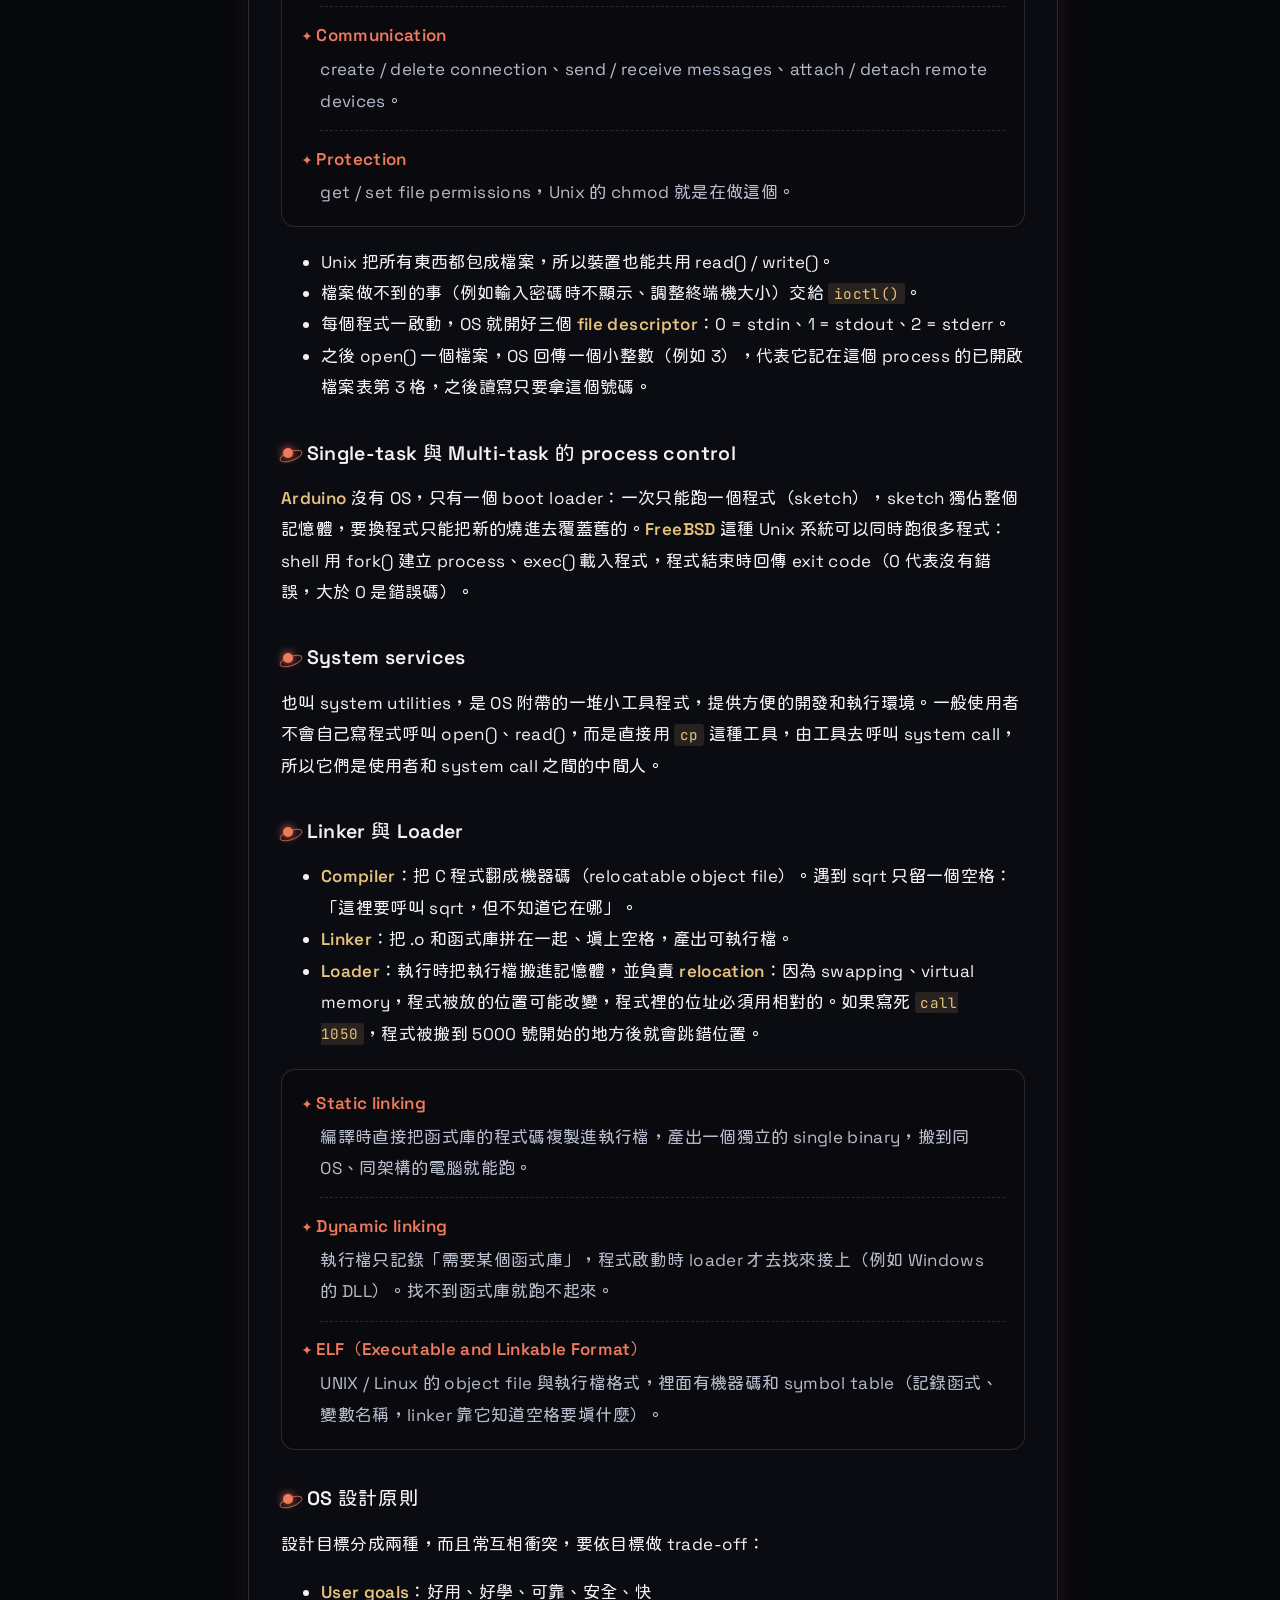
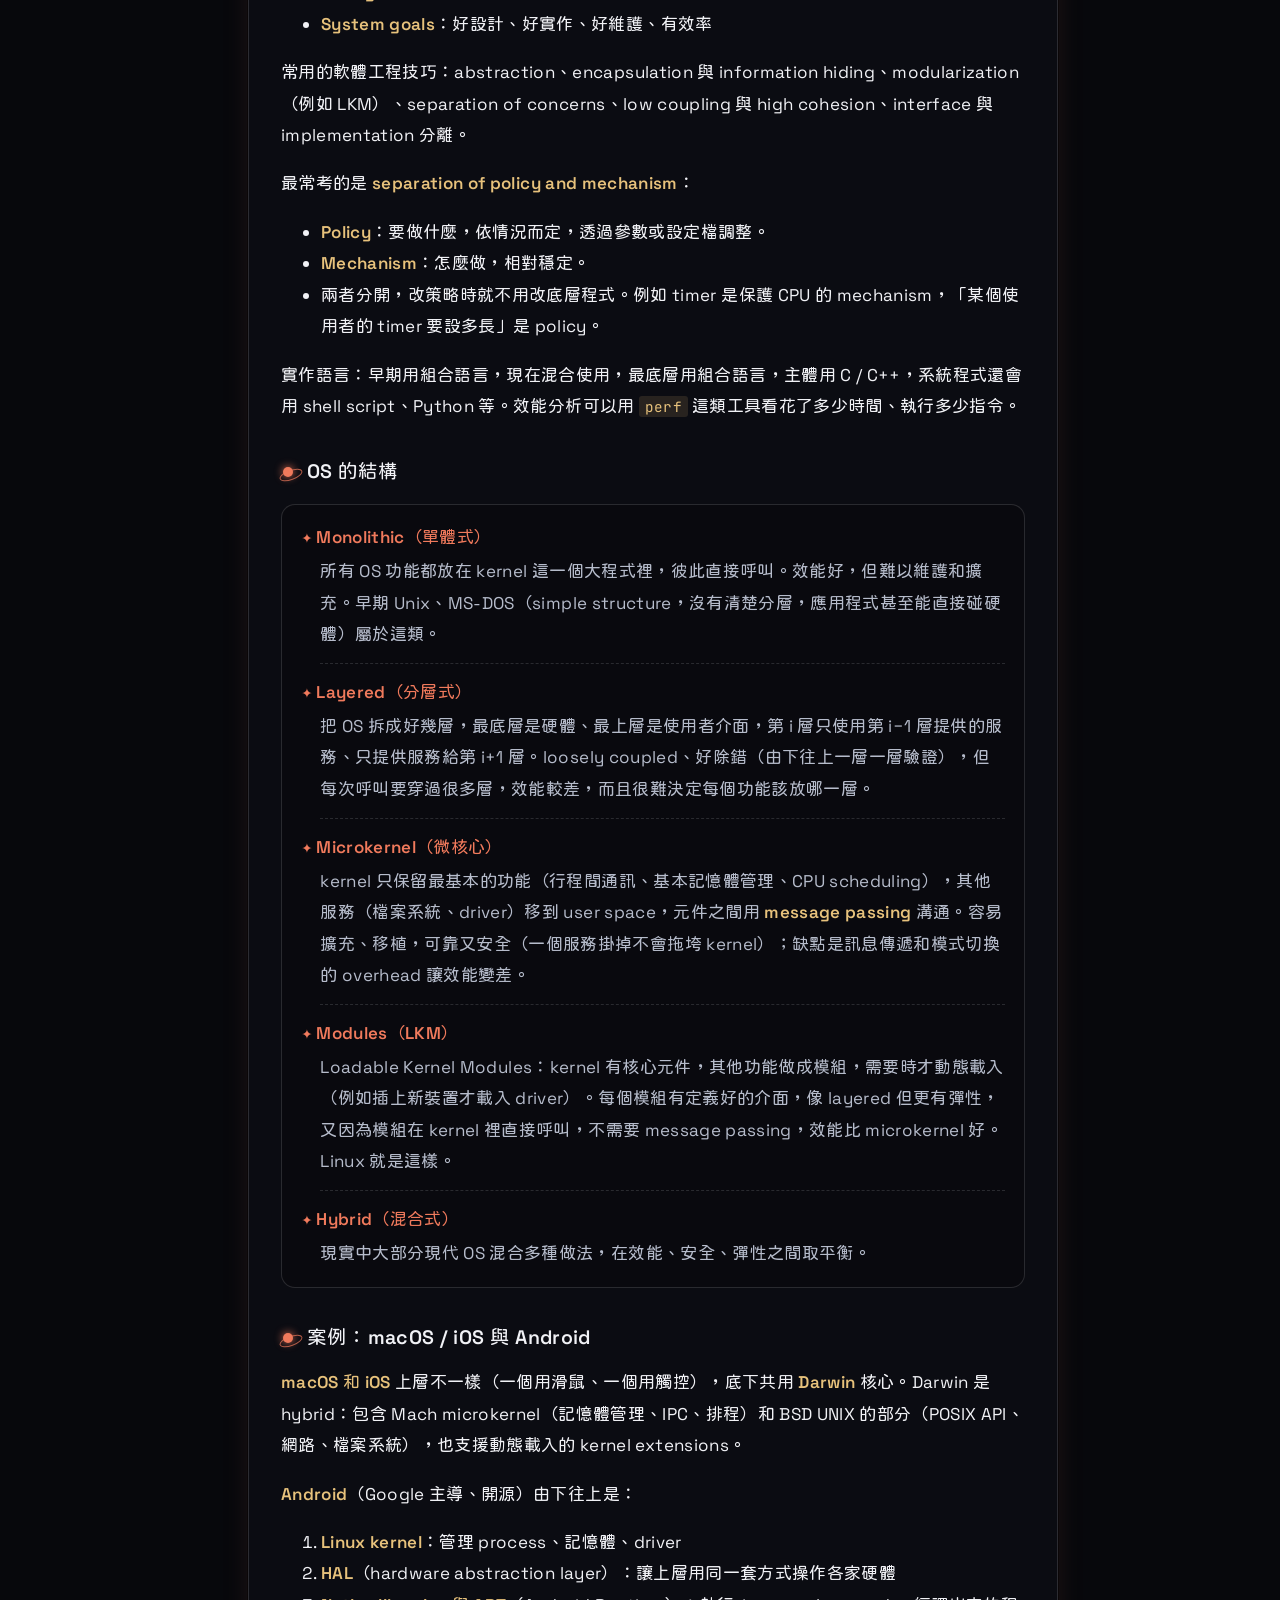
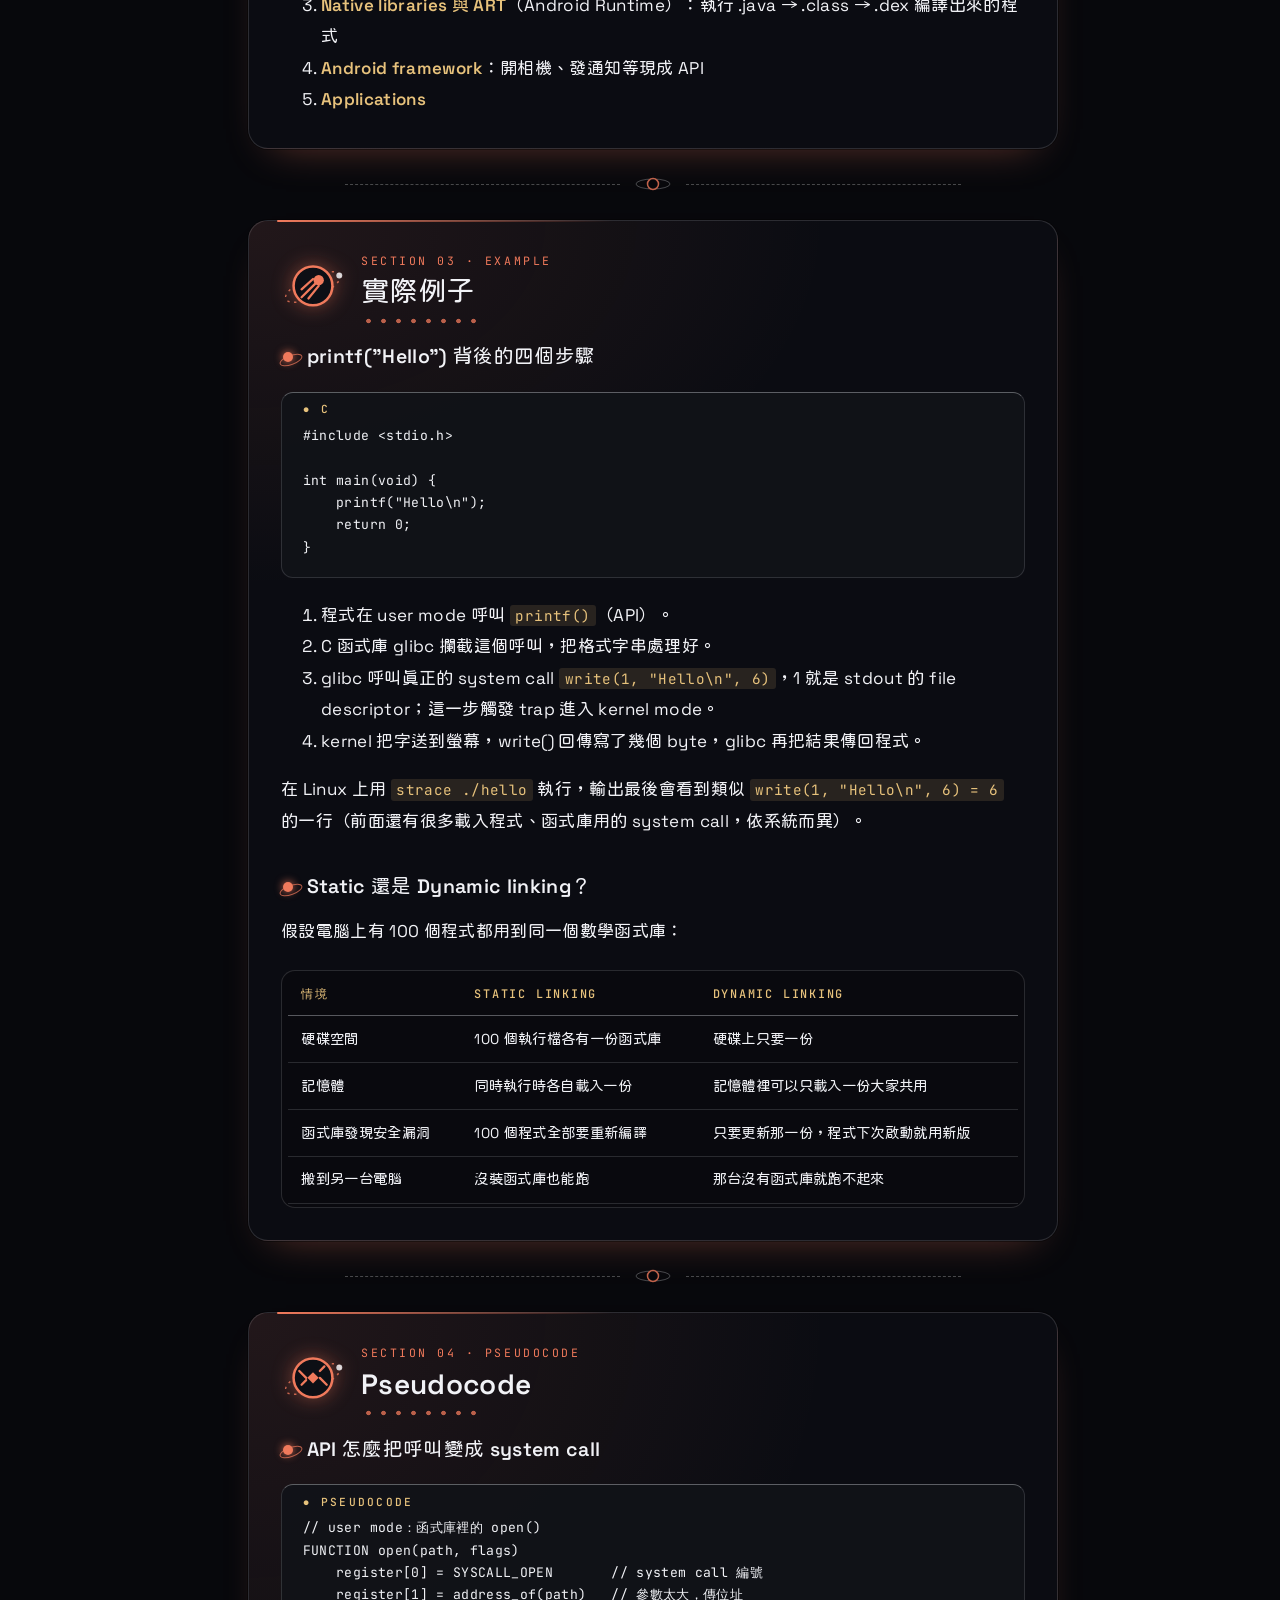
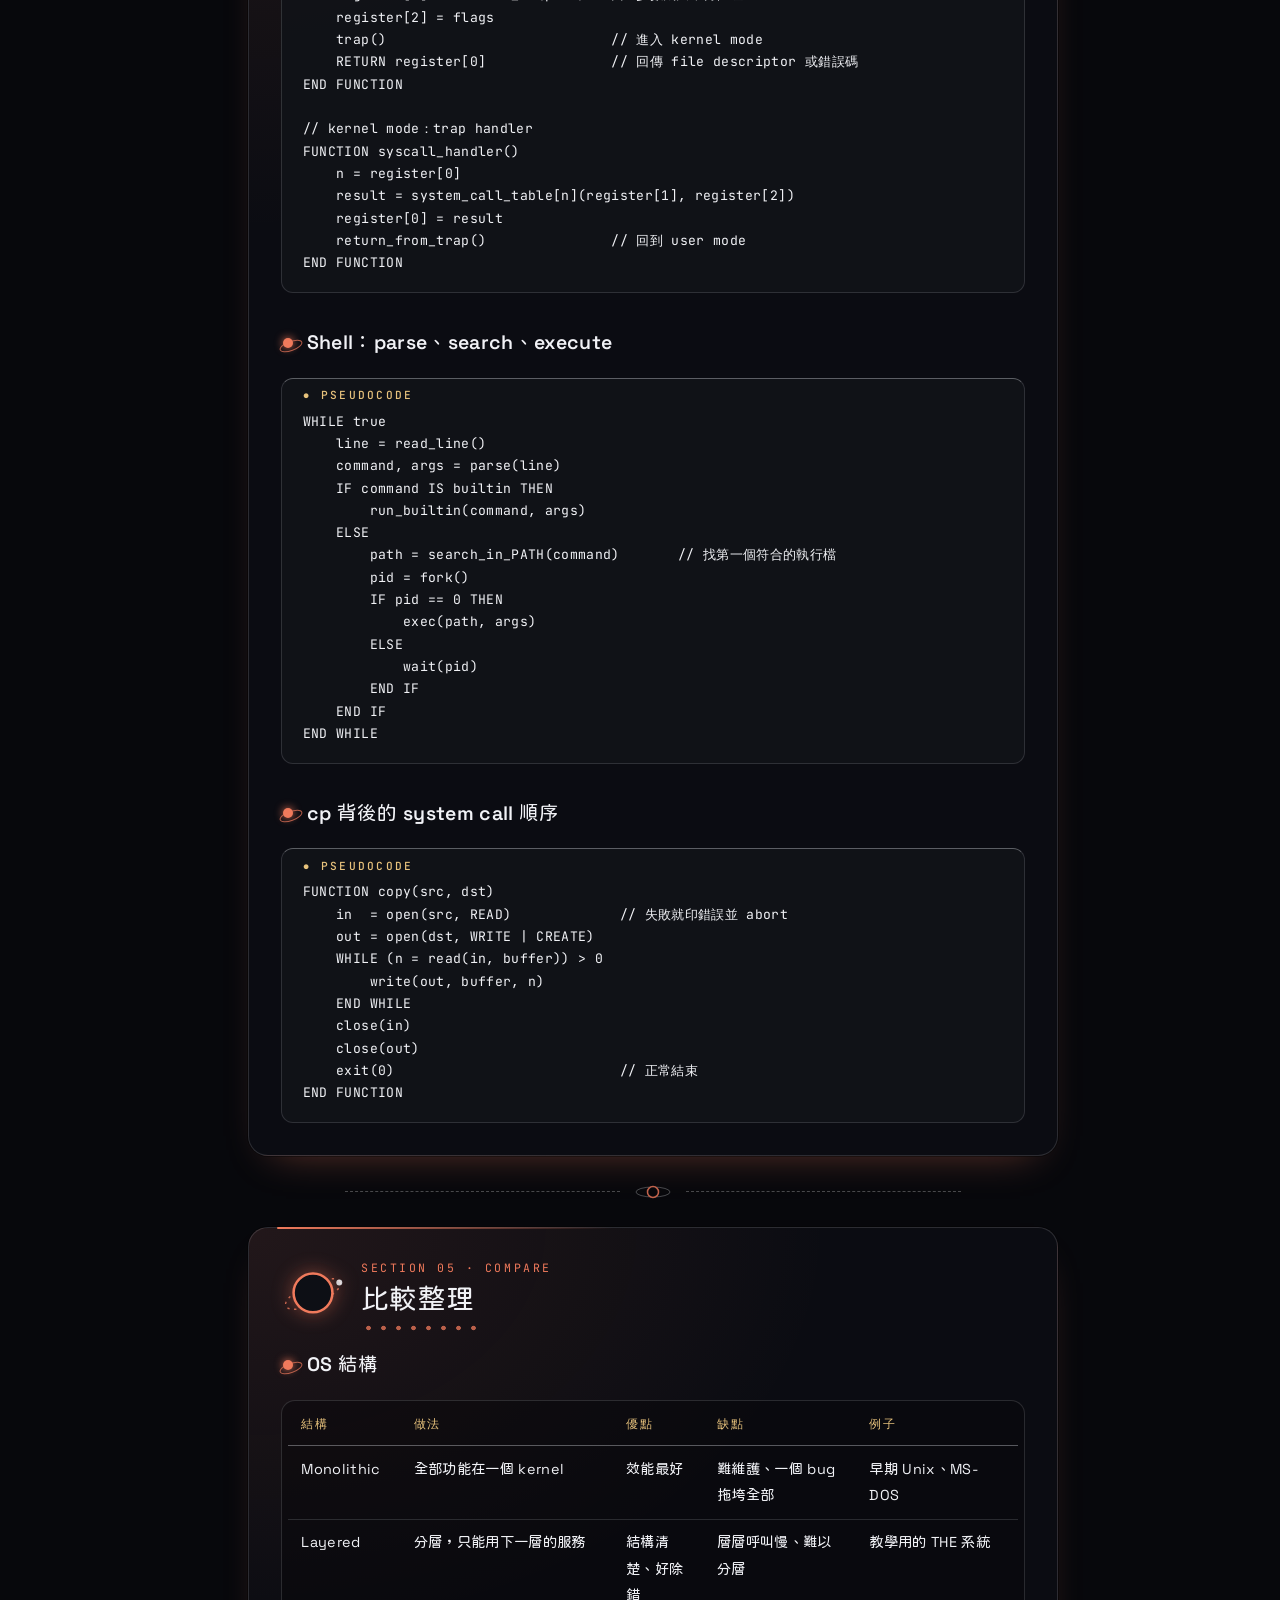
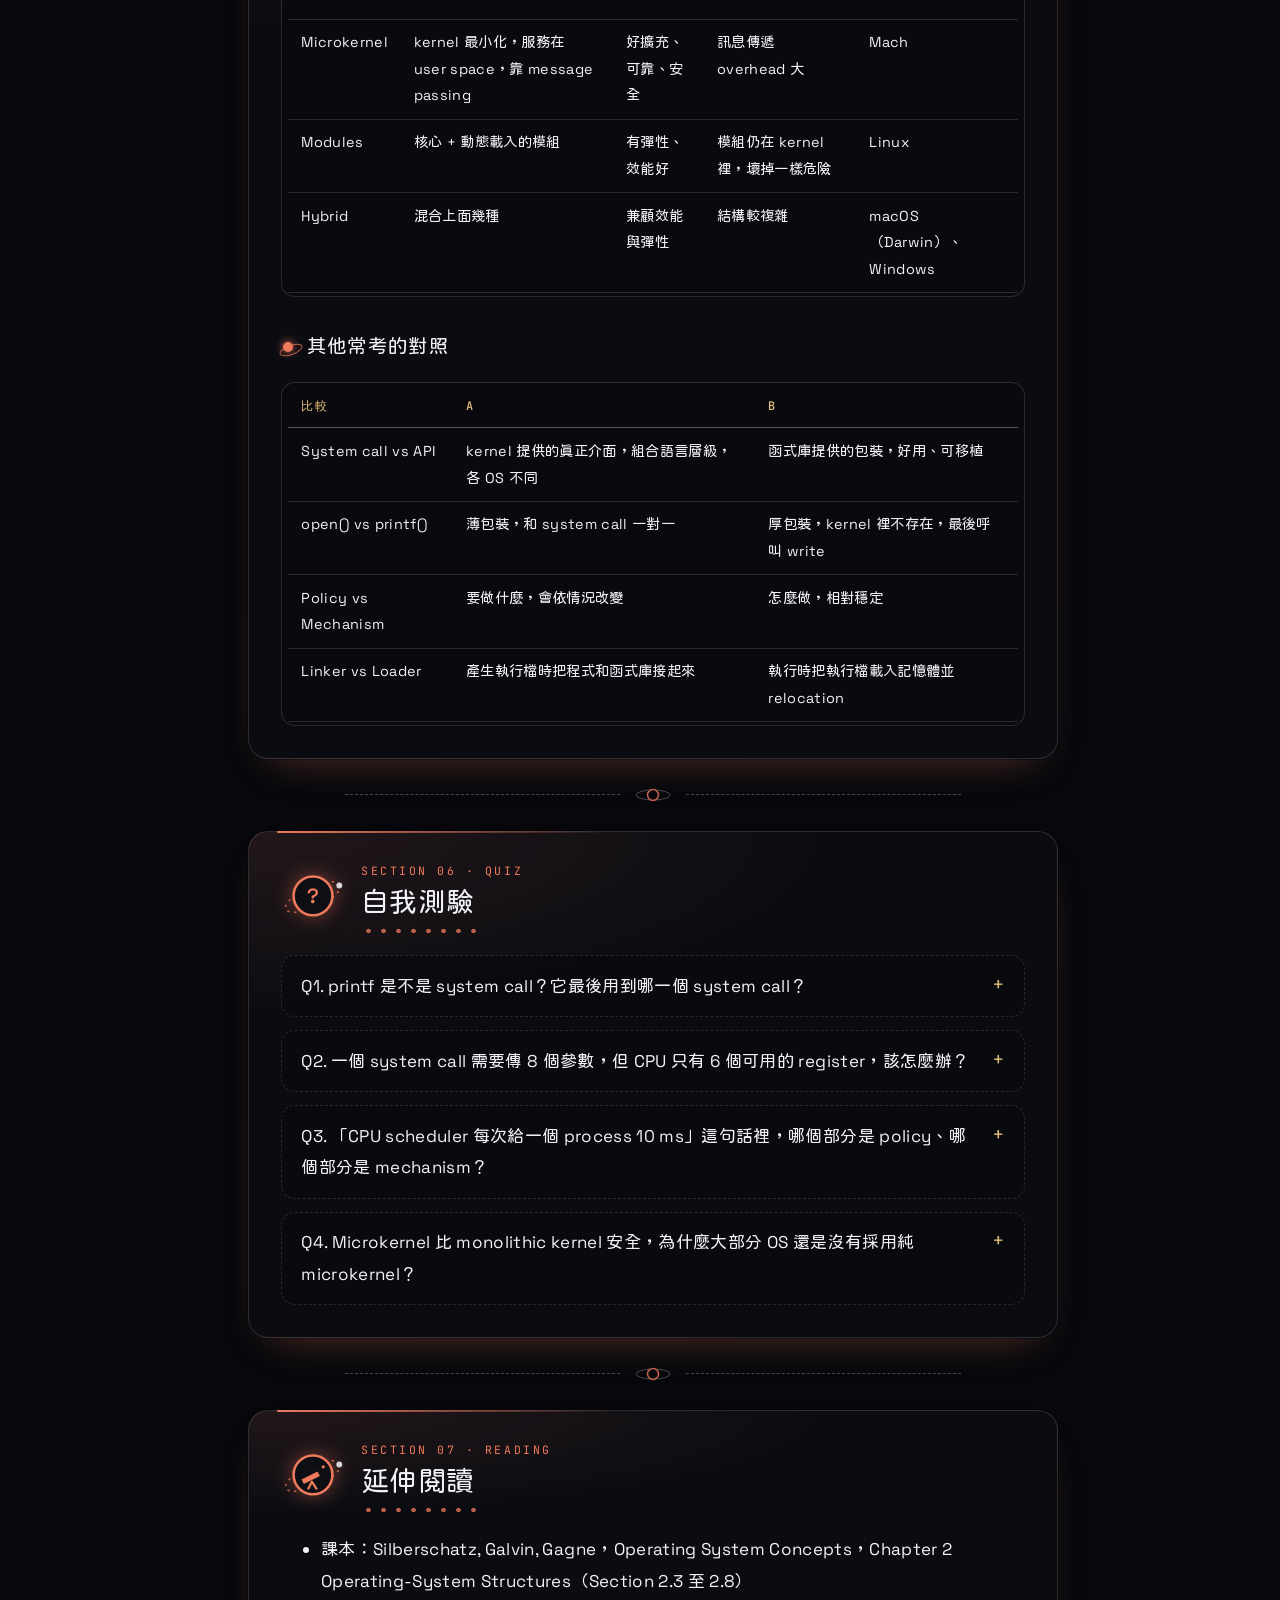
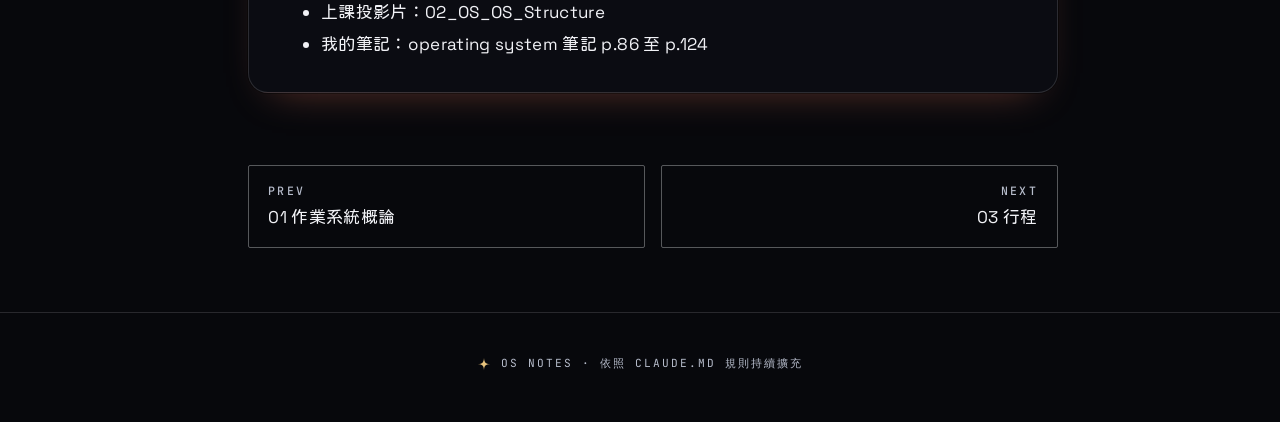
<file: chapters/02-os-structure.html>
<!DOCTYPE html>
<html lang="zh-Hant">
<head>
  <meta charset="UTF-8">
  <meta name="viewport" content="width=device-width, initial-scale=1.0">
  <title>02 作業系統結構 OS Structure｜OS 課程筆記</title>
  <link rel="stylesheet" href="../assets/fonts/fonts.css">
  <link rel="stylesheet" href="../assets/style.css">
</head>
<body data-root=".." data-chapter="02-os-structure">
  <header class="site-header">
    <a class="brand" href="../index.html">OS Notes</a>
    <button class="menu-btn" id="menu-btn" type="button">章節</button>
  </header>

  <div class="layout">
    <nav class="sidebar" id="sidebar"></nav>

    <main class="content">
      <header class="chapter-head">
        <p class="eyebrow">CHAPTER 02</p>
        <h1>作業系統結構</h1>
        <p class="en">OS Structure</p>
      </header>

      <h2 id="key-points">本章重點</h2>
      <div class="summary-box">
        <ul>
          <li>使用者透過 CLI、GUI、觸控或語音介面使用 OS；程式則透過 system call 請 OS 幫忙。</li>
          <li>我們平常呼叫的是 API（system call 的包裝），API 帶來 portability 和 ease of use；printf 是厚包裝，open 是薄包裝。</li>
          <li>傳參數給 OS 有三種方法：register、記憶體中的 block / table、stack；system call 分成六大類。</li>
          <li>Linker 把程式和函式庫接起來（static 或 dynamic linking），loader 把執行檔載進記憶體並處理 relocation；Linux 的執行檔格式是 ELF。</li>
          <li>OS 設計重視 policy 與 mechanism 分離；結構從 monolithic、layered、microkernel、modules 到現代常見的 hybrid。</li>
        </ul>
      </div>

      <h2 id="concepts">核心觀念</h2>

      <h3>User interface</h3>
      <ul>
        <li><strong>CLI（Command Line Interface）</strong>：處理指令的程式叫 shell（bash、ksh、csh、tcsh），工作是 parse、search、execute。指令分兩種：內建指令 shell 本來就認識；外部指令 shell 照 PATH 設定去找第一個符合的程式。</li>
        <li><strong>GUI</strong>：用圖示代表檔案和程式，用滑鼠操作。現在大部分系統同時有 CLI 和 GUI。</li>
        <li><strong>TUI（Touch）</strong>：用手勢操作，是手機的標準介面；<strong>VUI（Voice）</strong>：用聲音互動。</li>
      </ul>

      <h3>System call</h3>
      <p><strong>System call</strong> 是程式和 OS 之間的介面：透過 software interrupt（trap）明確地請 kernel 做事。最底層是組合語言指令，而且一個簡單的動作常常需要好幾個 system call 才能完成。</p>
      <p>比喻：你不能自己走進銀行金庫拿錢，只能到櫃台填單，由行員（kernel）幫你處理。填單這個動作就是 system call。</p>

      <h3>API：System call 的包裝</h3>
      <p>直接用 system call 要自己把參數塞進特定暫存器、再觸發 trap，很麻煩。<strong>API（Application Program Interface）</strong>把這些包成普通的函式（例如 POSIX API、Windows API）。好處：</p>
      <ol>
        <li><strong>Portability</strong>：每個 OS 的 system call 名稱、編號、傳參數方式都不同，只要遵守 POSIX 這種標準 API，程式換到別的系統重新編譯就能跑。</li>
        <li><strong>Ease of use</strong>：API 幫你處理參數和錯誤碼等細節，呼叫者完全不用知道 kernel 裡怎麼實作。</li>
      </ol>
      <dl class="terms">
        <dt>薄包裝：open()</dt>
        <dd>API 叫 open()，底下的 system call 也叫 open，幾乎一對一直通。API 只是把參數放對位置、填上編號、觸發 trap。</dd>
        <dt>厚包裝：printf()</dt>
        <dd>kernel 裡根本沒有 printf，只認得 write。printf 是 C 函式庫（Linux 下是 glibc）先處理格式（把 42 轉成字元 '4' '2'），再呼叫 write 這個 system call。C 的 printf、C++ 的 cout、Python 的 print，最後把字送到螢幕的都是同一個 write。</dd>
      </dl>
      <div class="callout tip">
        <strong>記憶技巧</strong>
        <p>Linux 上可以用 <code>strace</code> 指令看一個程式執行時呼叫了哪些 system call，<code>man read</code> 可以查 read() 這個 API 的規格。</p>
      </div>

      <h3>傳參數給 OS 的三種方法</h3>
      <ol>
        <li><strong>放在 register</strong>：最簡單、最快，但參數可能比 register 還多。</li>
        <li><strong>放在記憶體的 block / table</strong>：把參數存在一塊記憶體，再把那塊的位址放進 register，kernel 拿位址去讀。</li>
        <li><strong>push 到 stack</strong>：kernel 再從 stack pop 出來用。</li>
      </ol>
      <p>後兩種不限制參數的數量和長度。原則是：東西太大或太多，就不傳東西本身，改傳它在哪裡。</p>

      <h3>System call 的六大類</h3>
      <dl class="terms">
        <dt>Process control</dt>
        <dd>create / terminate process、load / execute、end()（正常結束）與 abort()（不正常中止，會 dump 記憶體內容方便 debugger 找 bug）、wait、allocate / free memory。</dd>
        <dt>File manipulation</dt>
        <dd>create / delete、open / close、read / write / reposition（移動讀寫位置）、get / set file attributes。</dd>
        <dt>Device manipulation</dt>
        <dd>request / release device（例如 Zoom 先 request 了攝影機，其他程式只能等它 release）、read / write、logically attach / detach devices。</dd>
        <dt>Information maintenance</dt>
        <dd>get / set time or date、system data、process / file / device 的屬性。</dd>
        <dt>Communication</dt>
        <dd>create / delete connection、send / receive messages、attach / detach remote devices。</dd>
        <dt>Protection</dt>
        <dd>get / set file permissions，Unix 的 chmod 就是在做這個。</dd>
      </dl>
      <ul>
        <li>Unix 把所有東西都包成檔案，所以裝置也能共用 read() / write()。</li>
        <li>檔案做不到的事（例如輸入密碼時不顯示、調整終端機大小）交給 <code>ioctl()</code>。</li>
        <li>每個程式一啟動，OS 就開好三個 <strong>file descriptor</strong>：0 = stdin、1 = stdout、2 = stderr。</li>
        <li>之後 open() 一個檔案，OS 回傳一個小整數（例如 3），代表它記在這個 process 的已開啟檔案表第 3 格，之後讀寫只要拿這個號碼。</li>
      </ul>

      <h3>Single-task 與 Multi-task 的 process control</h3>
      <p><strong>Arduino</strong> 沒有 OS，只有一個 boot loader：一次只能跑一個程式（sketch），sketch 獨佔整個記憶體，要換程式只能把新的燒進去覆蓋舊的。<strong>FreeBSD</strong> 這種 Unix 系統可以同時跑很多程式：shell 用 fork() 建立 process、exec() 載入程式，程式結束時回傳 exit code（0 代表沒有錯誤，大於 0 是錯誤碼）。</p>

      <h3>System services</h3>
      <p>也叫 system utilities，是 OS 附帶的一堆小工具程式，提供方便的開發和執行環境。一般使用者不會自己寫程式呼叫 open()、read()，而是直接用 <code>cp</code> 這種工具，由工具去呼叫 system call，所以它們是使用者和 system call 之間的中間人。</p>

      <h3>Linker 與 Loader</h3>
      <ul>
        <li><strong>Compiler</strong>：把 C 程式翻成機器碼（relocatable object file）。遇到 sqrt 只留一個空格：「這裡要呼叫 sqrt，但不知道它在哪」。</li>
        <li><strong>Linker</strong>：把 .o 和函式庫拼在一起、填上空格，產出可執行檔。</li>
        <li><strong>Loader</strong>：執行時把執行檔搬進記憶體，並負責 <strong>relocation</strong>：因為 swapping、virtual memory，程式被放的位置可能改變，程式裡的位址必須用相對的。如果寫死 <code>call 1050</code>，程式被搬到 5000 號開始的地方後就會跳錯位置。</li>
      </ul>
      <dl class="terms">
        <dt>Static linking</dt>
        <dd>編譯時直接把函式庫的程式碼複製進執行檔，產出一個獨立的 single binary，搬到同 OS、同架構的電腦就能跑。</dd>
        <dt>Dynamic linking</dt>
        <dd>執行檔只記錄「需要某個函式庫」，程式啟動時 loader 才去找來接上（例如 Windows 的 DLL）。找不到函式庫就跑不起來。</dd>
        <dt>ELF（Executable and Linkable Format）</dt>
        <dd>UNIX / Linux 的 object file 與執行檔格式，裡面有機器碼和 symbol table（記錄函式、變數名稱，linker 靠它知道空格要填什麼）。</dd>
      </dl>

      <h3>OS 設計原則</h3>
      <p>設計目標分成兩種，而且常互相衝突，要依目標做 trade-off：</p>
      <ul>
        <li><strong>User goals</strong>：好用、好學、可靠、安全、快</li>
        <li><strong>System goals</strong>：好設計、好實作、好維護、有效率</li>
      </ul>
      <p>常用的軟體工程技巧：abstraction、encapsulation 與 information hiding、modularization（例如 LKM）、separation of concerns、low coupling 與 high cohesion、interface 與 implementation 分離。</p>
      <p>最常考的是 <strong>separation of policy and mechanism</strong>：</p>
      <ul>
        <li><strong>Policy</strong>：要做什麼，依情況而定，透過參數或設定檔調整。</li>
        <li><strong>Mechanism</strong>：怎麼做，相對穩定。</li>
        <li>兩者分開，改策略時就不用改底層程式。例如 timer 是保護 CPU 的 mechanism，「某個使用者的 timer 要設多長」是 policy。</li>
      </ul>
      <p>實作語言：早期用組合語言，現在混合使用，最底層用組合語言，主體用 C / C++，系統程式還會用 shell script、Python 等。效能分析可以用 <code>perf</code> 這類工具看花了多少時間、執行多少指令。</p>

      <h3>OS 的結構</h3>
      <dl class="terms">
        <dt>Monolithic（單體式）</dt>
        <dd>所有 OS 功能都放在 kernel 這一個大程式裡，彼此直接呼叫。效能好，但難以維護和擴充。早期 Unix、MS-DOS（simple structure，沒有清楚分層，應用程式甚至能直接碰硬體）屬於這類。</dd>
        <dt>Layered（分層式）</dt>
        <dd>把 OS 拆成好幾層，最底層是硬體、最上層是使用者介面，第 i 層只使用第 i−1 層提供的服務、只提供服務給第 i+1 層。loosely coupled、好除錯（由下往上一層一層驗證），但每次呼叫要穿過很多層，效能較差，而且很難決定每個功能該放哪一層。</dd>
        <dt>Microkernel（微核心）</dt>
        <dd>kernel 只保留最基本的功能（行程間通訊、基本記憶體管理、CPU scheduling），其他服務（檔案系統、driver）移到 user space，元件之間用 <strong>message passing</strong> 溝通。容易擴充、移植，可靠又安全（一個服務掛掉不會拖垮 kernel）；缺點是訊息傳遞和模式切換的 overhead 讓效能變差。</dd>
        <dt>Modules（LKM）</dt>
        <dd>Loadable Kernel Modules：kernel 有核心元件，其他功能做成模組，需要時才動態載入（例如插上新裝置才載入 driver）。每個模組有定義好的介面，像 layered 但更有彈性，又因為模組在 kernel 裡直接呼叫，不需要 message passing，效能比 microkernel 好。Linux 就是這樣。</dd>
        <dt>Hybrid（混合式）</dt>
        <dd>現實中大部分現代 OS 混合多種做法，在效能、安全、彈性之間取平衡。</dd>
      </dl>

      <h3>案例：macOS / iOS 與 Android</h3>
      <p><strong>macOS 和 iOS</strong> 上層不一樣（一個用滑鼠、一個用觸控），底下共用 <strong>Darwin</strong> 核心。Darwin 是 hybrid：包含 Mach microkernel（記憶體管理、IPC、排程）和 BSD UNIX 的部分（POSIX API、網路、檔案系統），也支援動態載入的 kernel extensions。</p>
      <p><strong>Android</strong>（Google 主導、開源）由下往上是：</p>
      <ol>
        <li><strong>Linux kernel</strong>：管理 process、記憶體、driver</li>
        <li><strong>HAL</strong>（hardware abstraction layer）：讓上層用同一套方式操作各家硬體</li>
        <li><strong>Native libraries 與 ART</strong>（Android Runtime）：執行 .java → .class → .dex 編譯出來的程式</li>
        <li><strong>Android framework</strong>：開相機、發通知等現成 API</li>
        <li><strong>Applications</strong></li>
      </ol>

      <h2 id="example">實際例子</h2>
      <h3>printf("Hello") 背後的四個步驟</h3>
      <pre class="lang-c"><code>#include &lt;stdio.h&gt;

int main(void) {
    printf("Hello\n");
    return 0;
}</code></pre>
      <ol>
        <li>程式在 user mode 呼叫 <code>printf()</code>（API）。</li>
        <li>C 函式庫 glibc 攔截這個呼叫，把格式字串處理好。</li>
        <li>glibc 呼叫真正的 system call <code>write(1, "Hello\n", 6)</code>，1 就是 stdout 的 file descriptor；這一步觸發 trap 進入 kernel mode。</li>
        <li>kernel 把字送到螢幕，write() 回傳寫了幾個 byte，glibc 再把結果傳回程式。</li>
      </ol>
      <p>在 Linux 上用 <code>strace ./hello</code> 執行，輸出最後會看到類似 <code>write(1, "Hello\n", 6) = 6</code> 的一行（前面還有很多載入程式、函式庫用的 system call，依系統而異）。</p>

      <h3>Static 還是 Dynamic linking？</h3>
      <p>假設電腦上有 100 個程式都用到同一個數學函式庫：</p>
      <div class="table-wrap">
        <table>
          <thead><tr><th>情境</th><th>Static linking</th><th>Dynamic linking</th></tr></thead>
          <tbody>
            <tr><td>硬碟空間</td><td>100 個執行檔各有一份函式庫</td><td>硬碟上只要一份</td></tr>
            <tr><td>記憶體</td><td>同時執行時各自載入一份</td><td>記憶體裡可以只載入一份大家共用</td></tr>
            <tr><td>函式庫發現安全漏洞</td><td>100 個程式全部要重新編譯</td><td>只要更新那一份，程式下次啟動就用新版</td></tr>
            <tr><td>搬到另一台電腦</td><td>沒裝函式庫也能跑</td><td>那台沒有函式庫就跑不起來</td></tr>
          </tbody>
        </table>
      </div>

      <h2 id="pseudocode">Pseudocode</h2>
      <h3>API 怎麼把呼叫變成 system call</h3>
      <pre class="pseudo"><code>// user mode：函式庫裡的 open()
FUNCTION open(path, flags)
    register[0] = SYSCALL_OPEN       // system call 編號
    register[1] = address_of(path)   // 參數太大，傳位址
    register[2] = flags
    trap()                           // 進入 kernel mode
    RETURN register[0]               // 回傳 file descriptor 或錯誤碼
END FUNCTION

// kernel mode：trap handler
FUNCTION syscall_handler()
    n = register[0]
    result = system_call_table[n](register[1], register[2])
    register[0] = result
    return_from_trap()               // 回到 user mode
END FUNCTION</code></pre>

      <h3>Shell：parse、search、execute</h3>
      <pre class="pseudo"><code>WHILE true
    line = read_line()
    command, args = parse(line)
    IF command IS builtin THEN
        run_builtin(command, args)
    ELSE
        path = search_in_PATH(command)       // 找第一個符合的執行檔
        pid = fork()
        IF pid == 0 THEN
            exec(path, args)
        ELSE
            wait(pid)
        END IF
    END IF
END WHILE</code></pre>

      <h3>cp 背後的 system call 順序</h3>
      <pre class="pseudo"><code>FUNCTION copy(src, dst)
    in  = open(src, READ)             // 失敗就印錯誤並 abort
    out = open(dst, WRITE | CREATE)
    WHILE (n = read(in, buffer)) > 0
        write(out, buffer, n)
    END WHILE
    close(in)
    close(out)
    exit(0)                           // 正常結束
END FUNCTION</code></pre>

      <h2 id="comparison">比較整理</h2>
      <h3>OS 結構</h3>
      <div class="table-wrap">
        <table>
          <thead><tr><th>結構</th><th>做法</th><th>優點</th><th>缺點</th><th>例子</th></tr></thead>
          <tbody>
            <tr><td>Monolithic</td><td>全部功能在一個 kernel</td><td>效能最好</td><td>難維護、一個 bug 拖垮全部</td><td>早期 Unix、MS-DOS</td></tr>
            <tr><td>Layered</td><td>分層，只能用下一層的服務</td><td>結構清楚、好除錯</td><td>層層呼叫慢、難以分層</td><td>教學用的 THE 系統</td></tr>
            <tr><td>Microkernel</td><td>kernel 最小化，服務在 user space，靠 message passing</td><td>好擴充、可靠、安全</td><td>訊息傳遞 overhead 大</td><td>Mach</td></tr>
            <tr><td>Modules</td><td>核心 + 動態載入的模組</td><td>有彈性、效能好</td><td>模組仍在 kernel 裡，壞掉一樣危險</td><td>Linux</td></tr>
            <tr><td>Hybrid</td><td>混合上面幾種</td><td>兼顧效能與彈性</td><td>結構較複雜</td><td>macOS（Darwin）、Windows</td></tr>
          </tbody>
        </table>
      </div>

      <h3>其他常考的對照</h3>
      <div class="table-wrap">
        <table>
          <thead><tr><th>比較</th><th>A</th><th>B</th></tr></thead>
          <tbody>
            <tr><td>System call vs API</td><td>kernel 提供的真正介面，組合語言層級，各 OS 不同</td><td>函式庫提供的包裝，好用、可移植</td></tr>
            <tr><td>open() vs printf()</td><td>薄包裝，和 system call 一對一</td><td>厚包裝，kernel 裡不存在，最後呼叫 write</td></tr>
            <tr><td>Policy vs Mechanism</td><td>要做什麼，會依情況改變</td><td>怎麼做，相對穩定</td></tr>
            <tr><td>Linker vs Loader</td><td>產生執行檔時把程式和函式庫接起來</td><td>執行時把執行檔載入記憶體並 relocation</td></tr>
          </tbody>
        </table>
      </div>

      <h2 id="quiz">自我測驗</h2>
      <details class="quiz">
        <summary>Q1. printf 是不是 system call？它最後用到哪一個 system call？</summary>
        <p><strong>答案：</strong>不是。printf 是 C 函式庫的 API，最後呼叫的是 write。</p>
        <p><strong>原因：</strong>kernel 只認得 write，printf 這個名字在 kernel 裡根本不存在。printf 先在 user mode 把格式處理好（例如把數字轉成字元），再把整理好的字串交給 write 這個 system call 寫到 file descriptor 1（stdout）。</p>
      </details>
      <details class="quiz">
        <summary>Q2. 一個 system call 需要傳 8 個參數，但 CPU 只有 6 個可用的 register，該怎麼辦？</summary>
        <p><strong>答案：</strong>把參數存在記憶體的一個 block / table 裡，只把這塊記憶體的位址放進 register；或是把參數 push 到 stack。</p>
        <p><strong>原因：</strong>register 數量固定，參數一多就放不下。改用 block / table 或 stack 就不受參數數量和長度的限制，kernel 拿到位址後自己去記憶體把參數讀出來。</p>
      </details>
      <details class="quiz">
        <summary>Q3. 「CPU scheduler 每次給一個 process 10 ms」這句話裡，哪個部分是 policy、哪個部分是 mechanism？</summary>
        <p><strong>答案：</strong>用 timer 中斷把 CPU 拿回來、切換 process 是 mechanism；「10 ms」這個時間長度是 policy。</p>
        <p><strong>原因：</strong>mechanism 回答「怎麼做」，不管給多長的時間都是用同一套 timer 和 context switch；policy 回答「要做什麼」，10 ms 可能依系統用途改成 5 ms 或 20 ms，透過參數調整就好，不需要改底層程式。</p>
      </details>
      <details class="quiz">
        <summary>Q4. Microkernel 比 monolithic kernel 安全，為什麼大部分 OS 還是沒有採用純 microkernel？</summary>
        <p><strong>答案：</strong>因為效能。microkernel 的服務都在 user space，彼此要靠 message passing，每次溝通都要經過 kernel、切換模式和複製訊息。</p>
        <p><strong>原因：</strong>monolithic 的元件在同一個 kernel 裡直接呼叫函式，幾乎沒有額外成本。所以現代 OS 多半走 hybrid 或 modules：保留模組化的好處，但讓關鍵服務留在 kernel 裡直接呼叫，例如 Linux 的 LKM、macOS 的 Darwin。</p>
      </details>

      <h2 id="reading">延伸閱讀</h2>
      <ul>
        <li>課本：Silberschatz, Galvin, Gagne，<em>Operating System Concepts</em>，Chapter 2 Operating-System Structures（Section 2.3 至 2.8）</li>
        <li>上課投影片：02_OS_OS_Structure</li>
        <li>我的筆記：operating system 筆記 p.86 至 p.124</li>
      </ul>

      <nav class="pager" id="pager"></nav>
    </main>

    <aside class="toc" id="toc"></aside>
  </div>

  <footer class="site-footer">OS Notes · 依照 CLAUDE.md 規則持續擴充</footer>
  <script src="../assets/glossary.js"></script>
  <script src="../assets/site.js"></script>
</body>
</html>
</file>
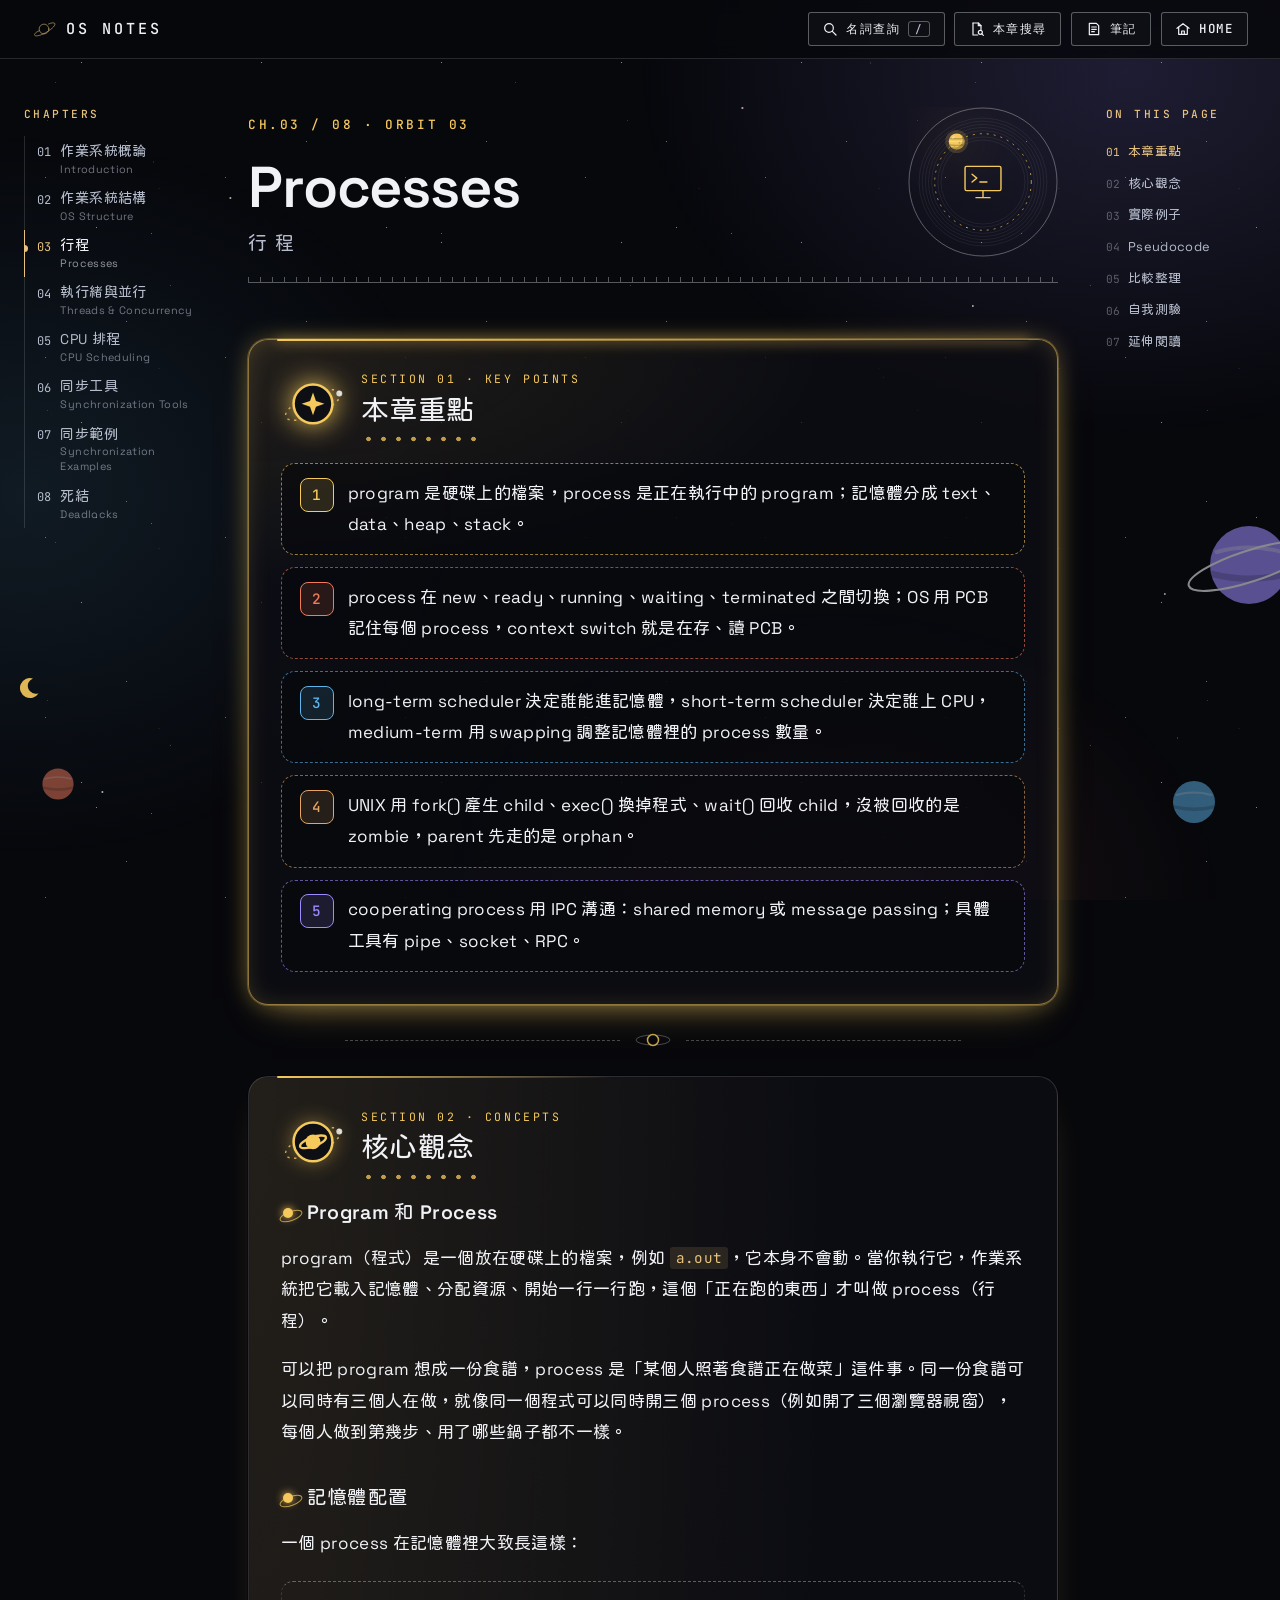
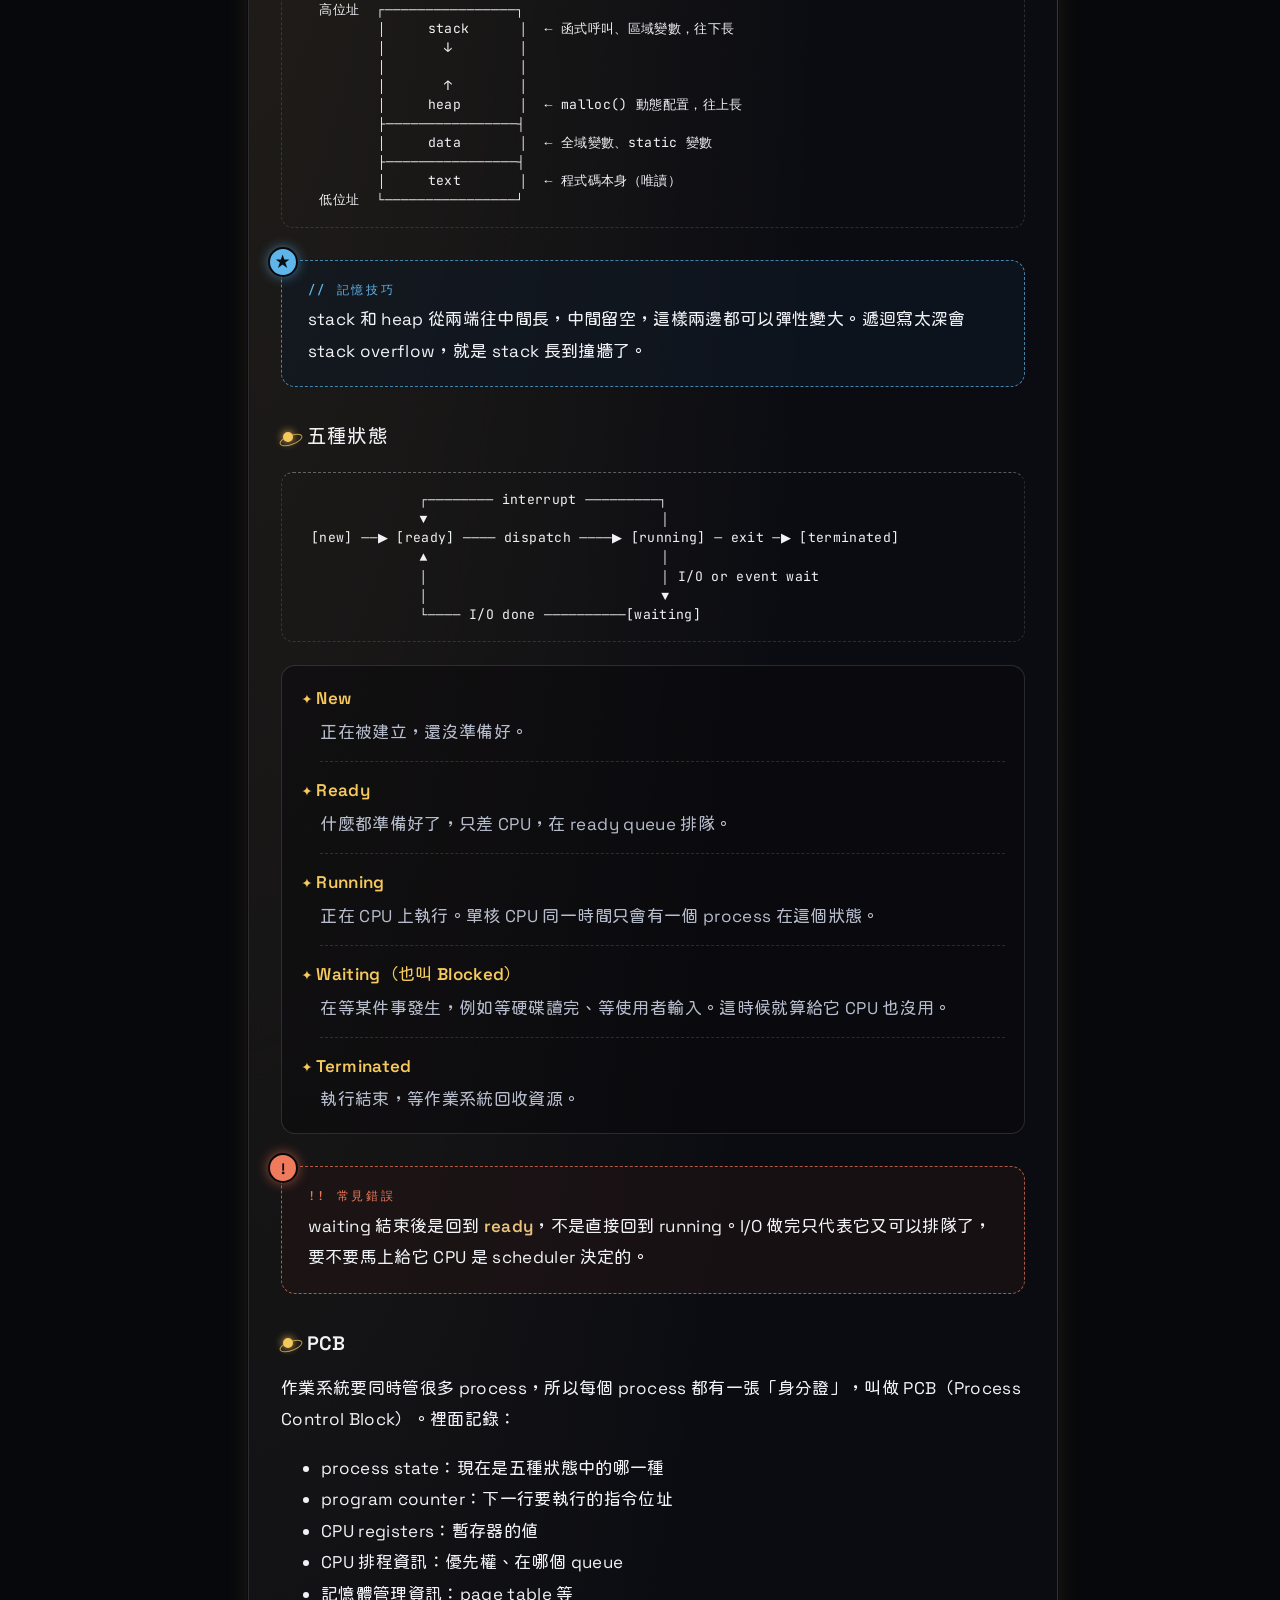
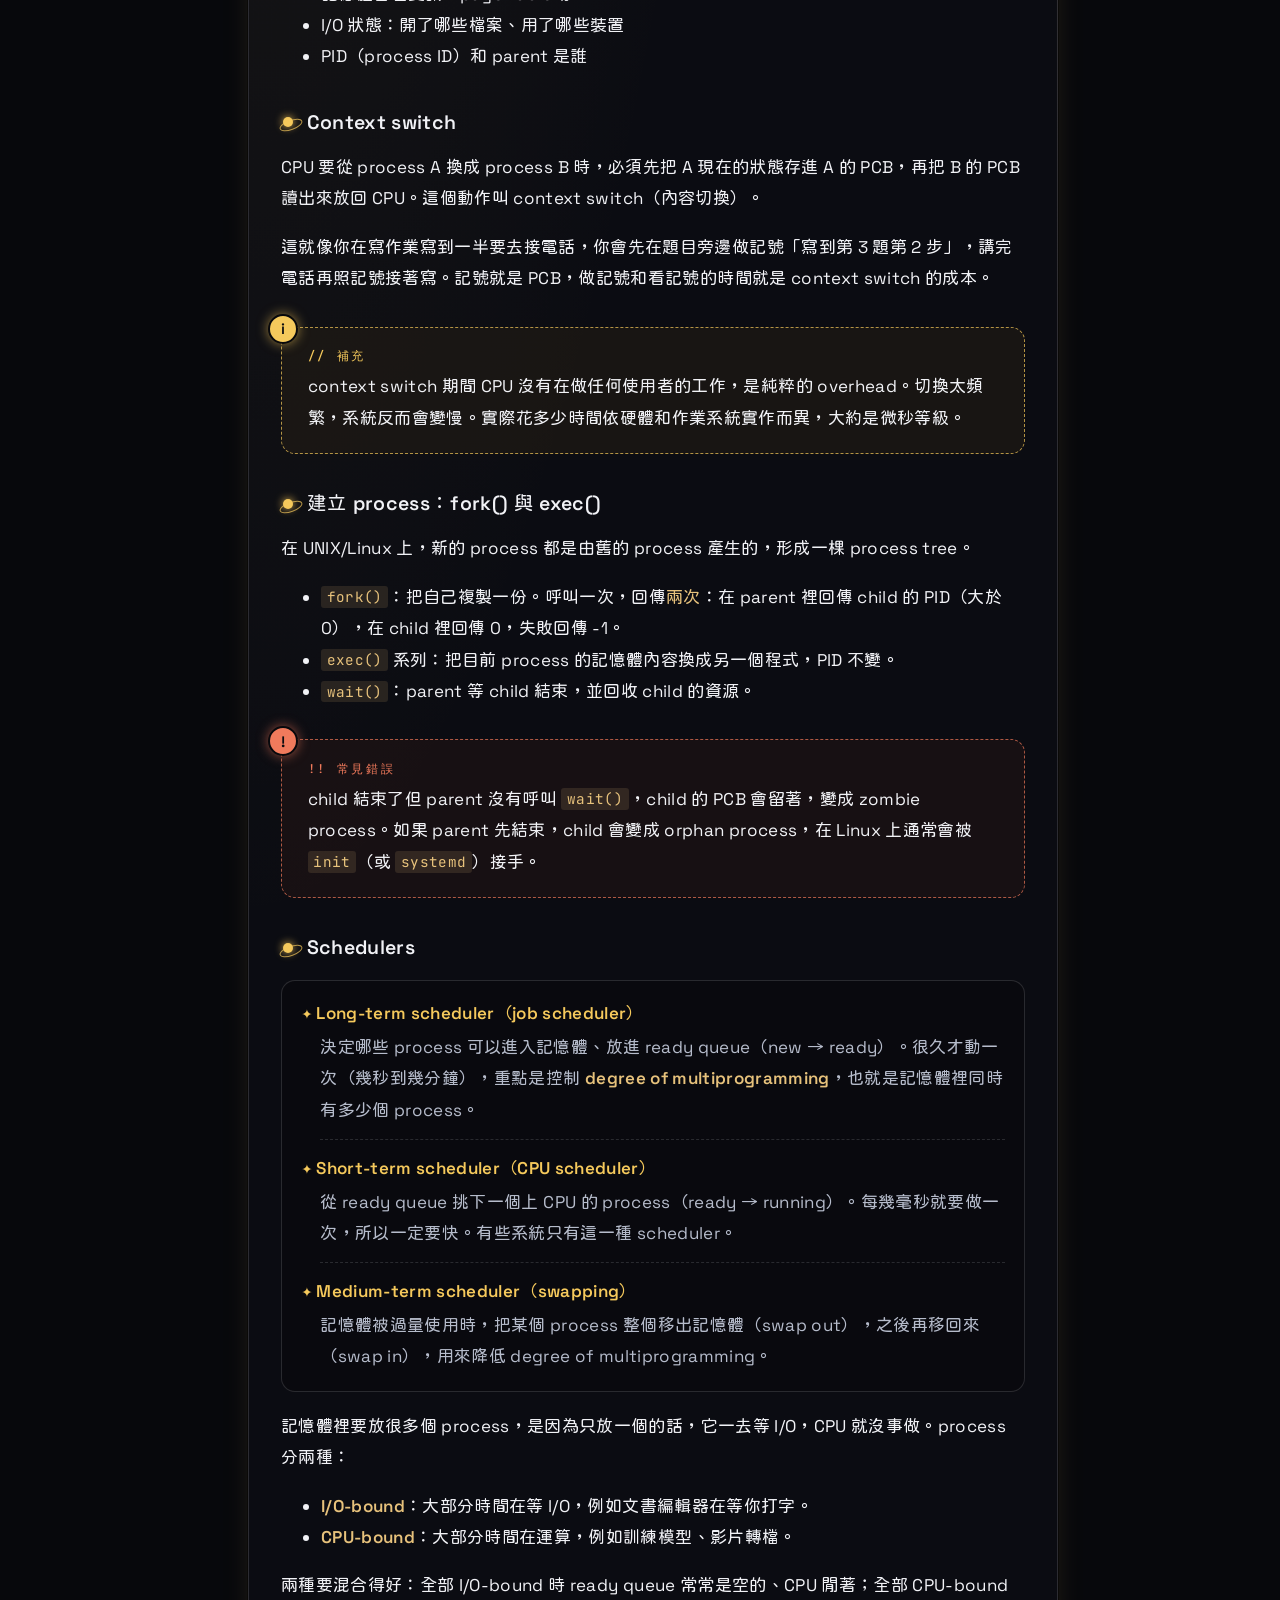
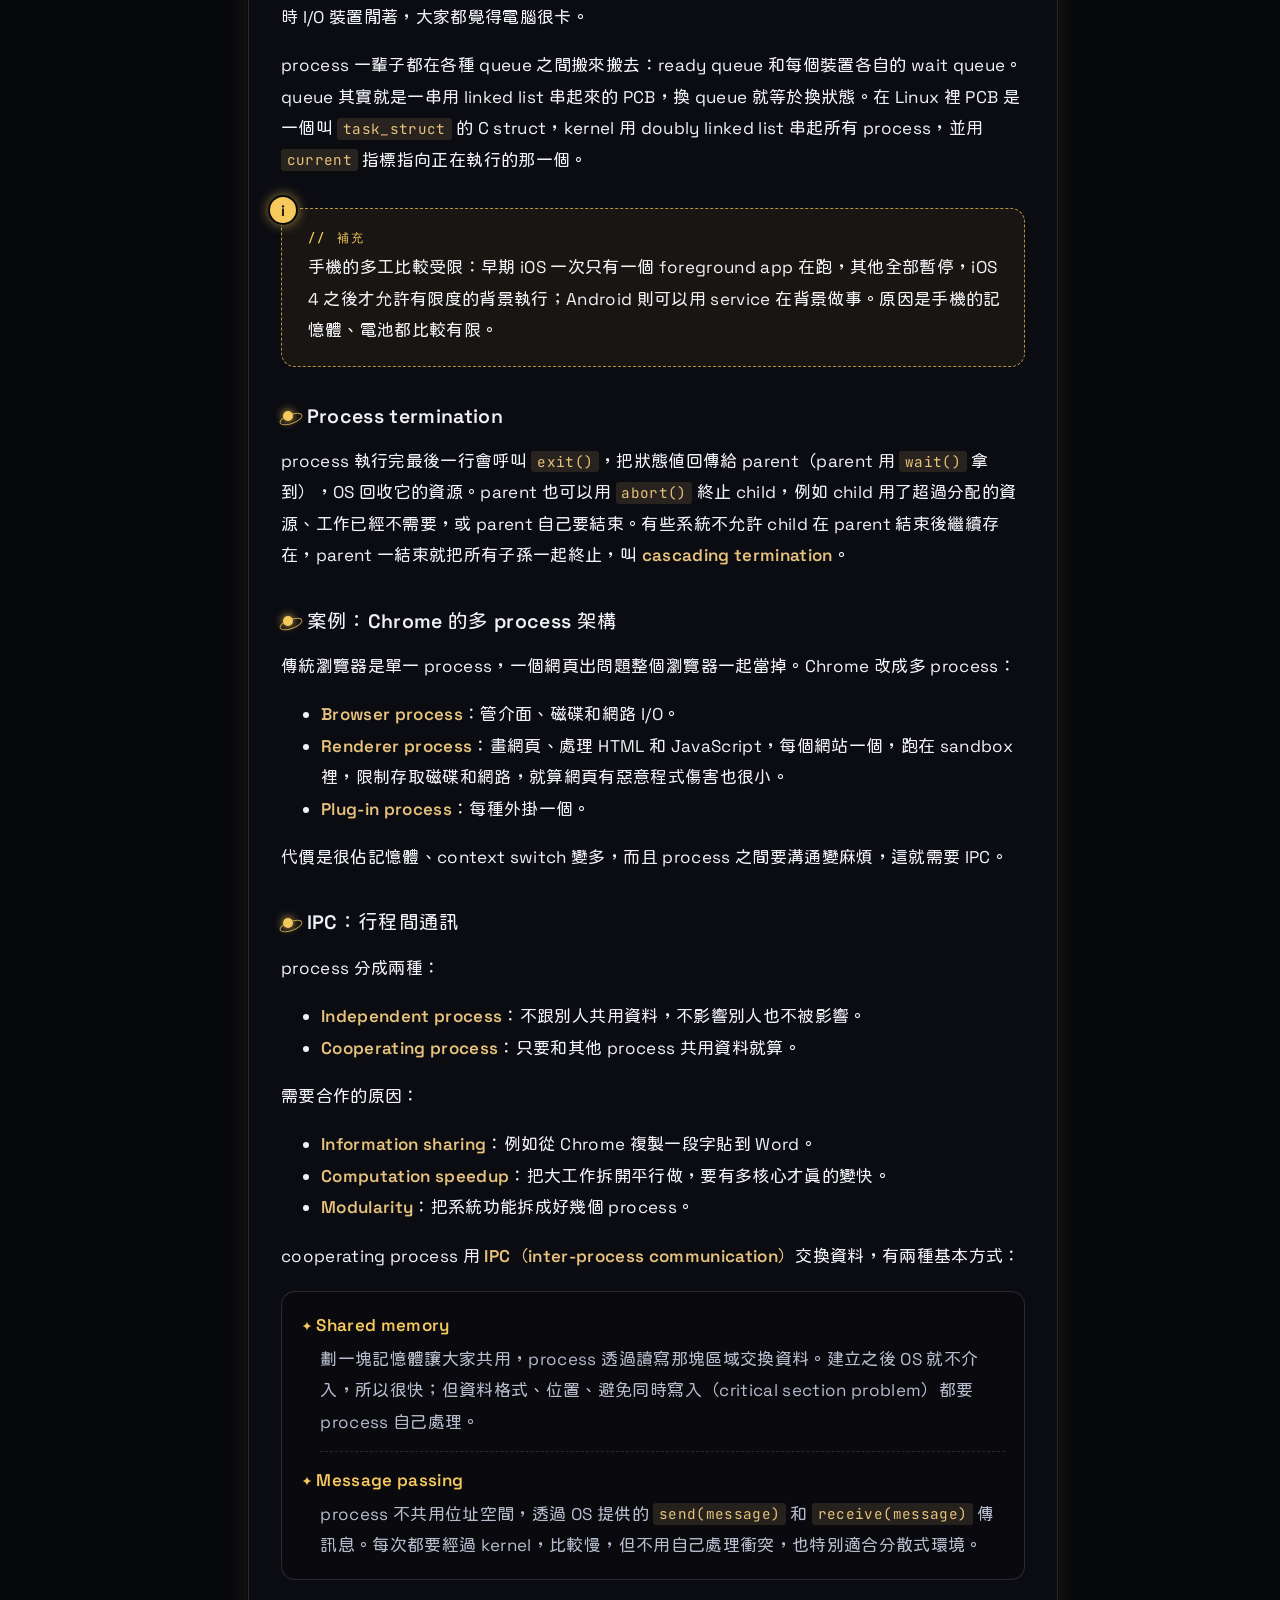
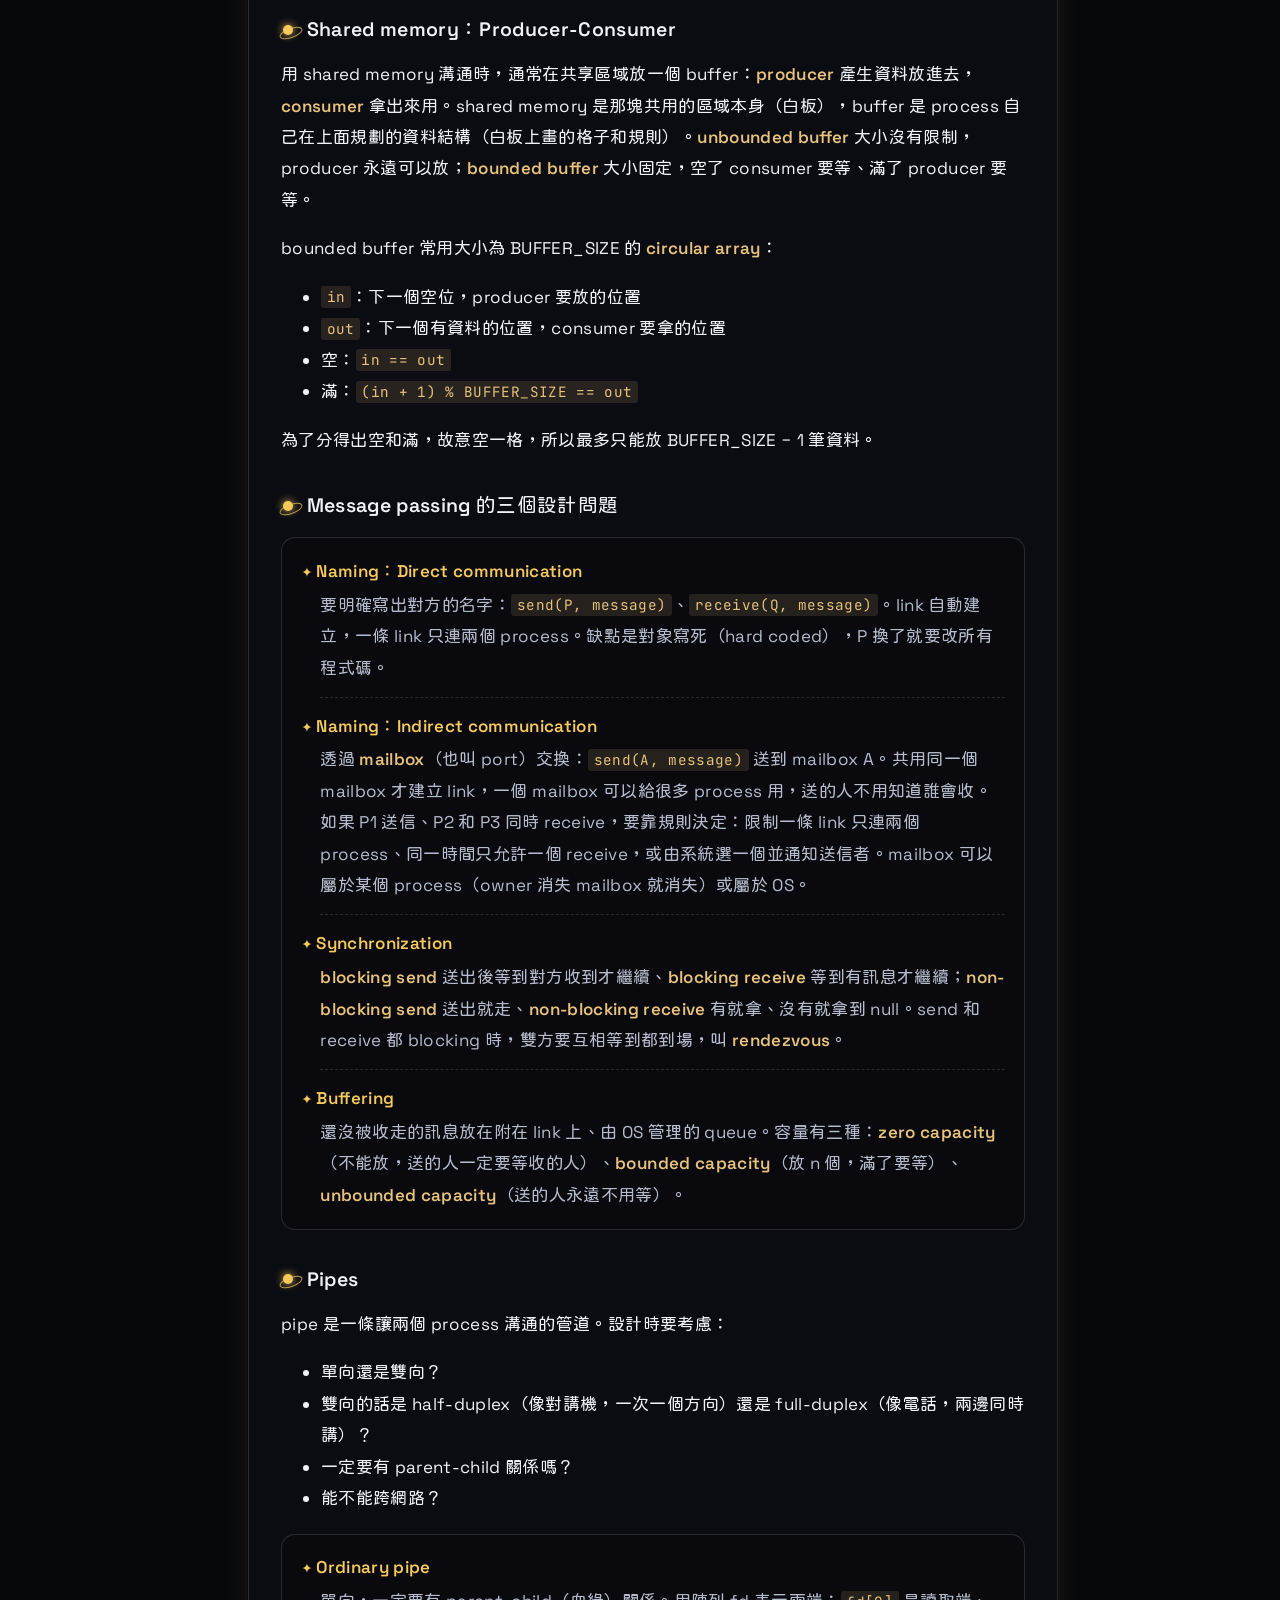
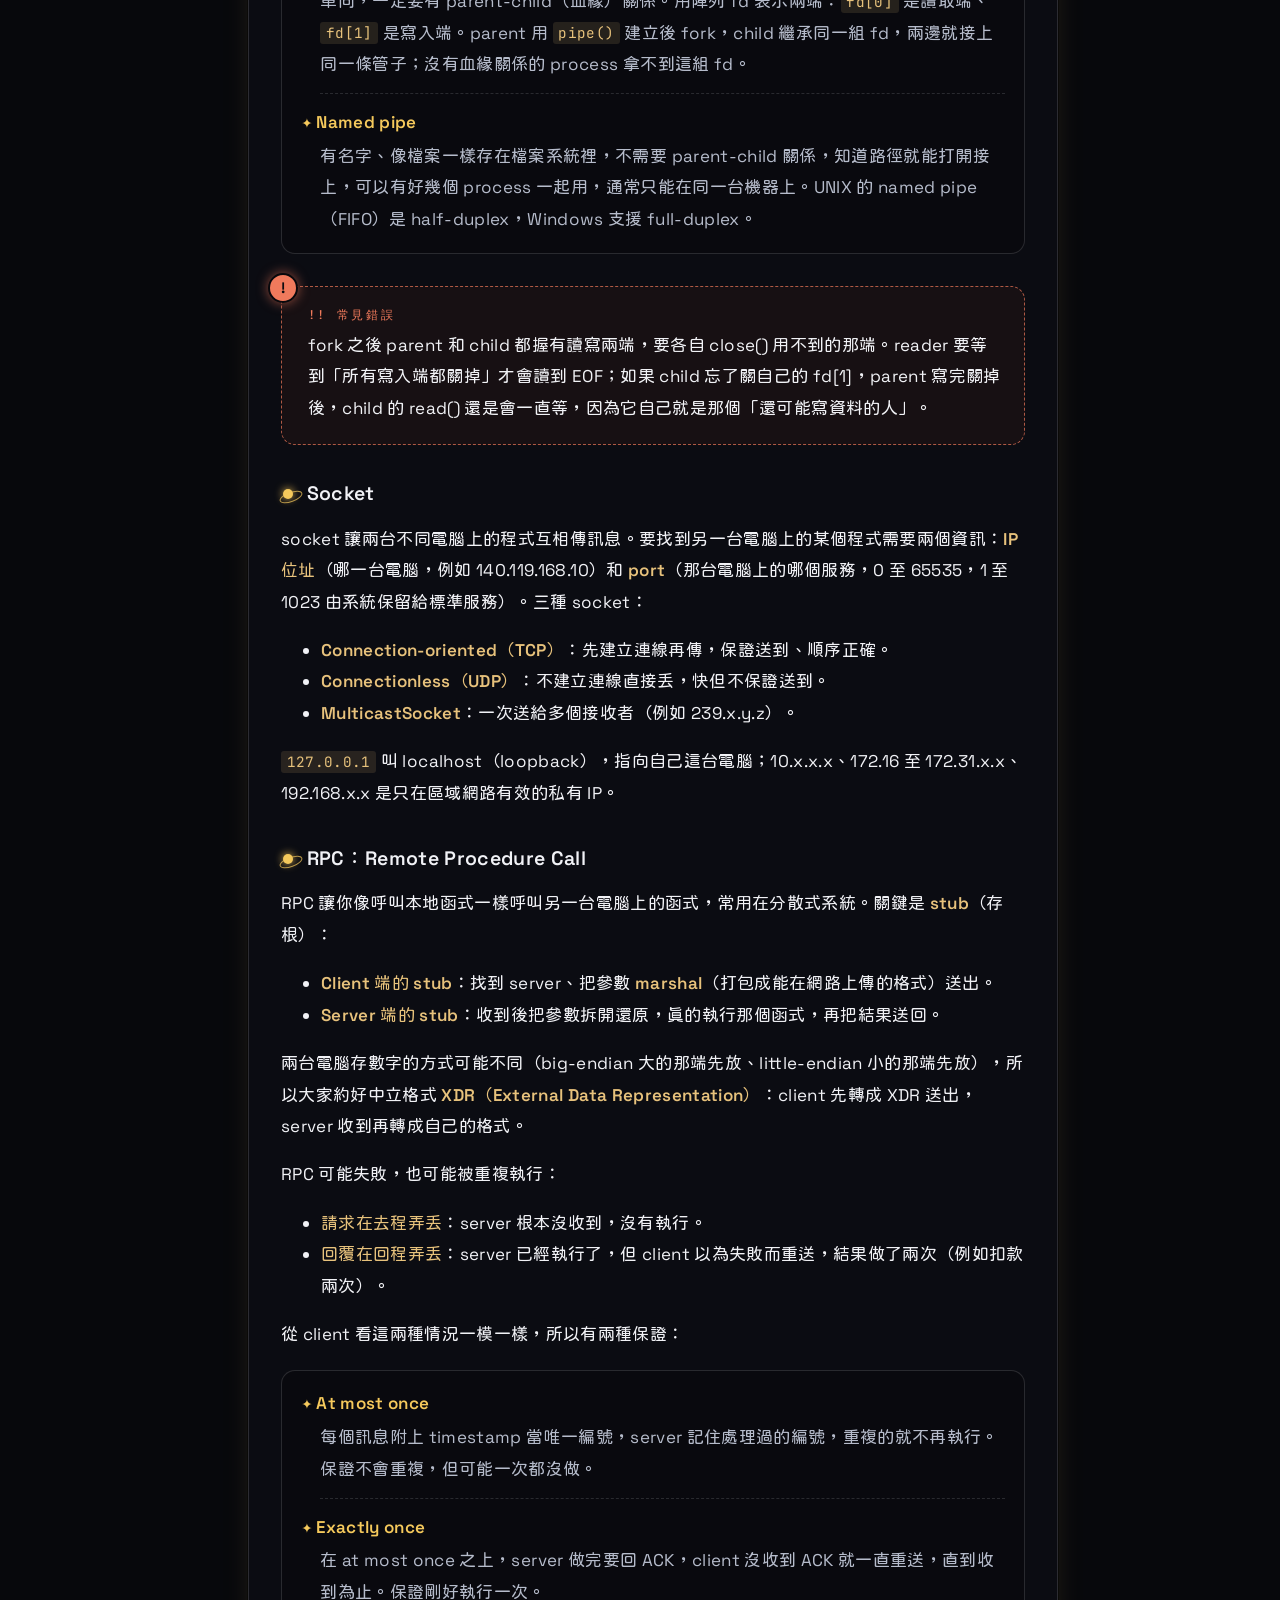
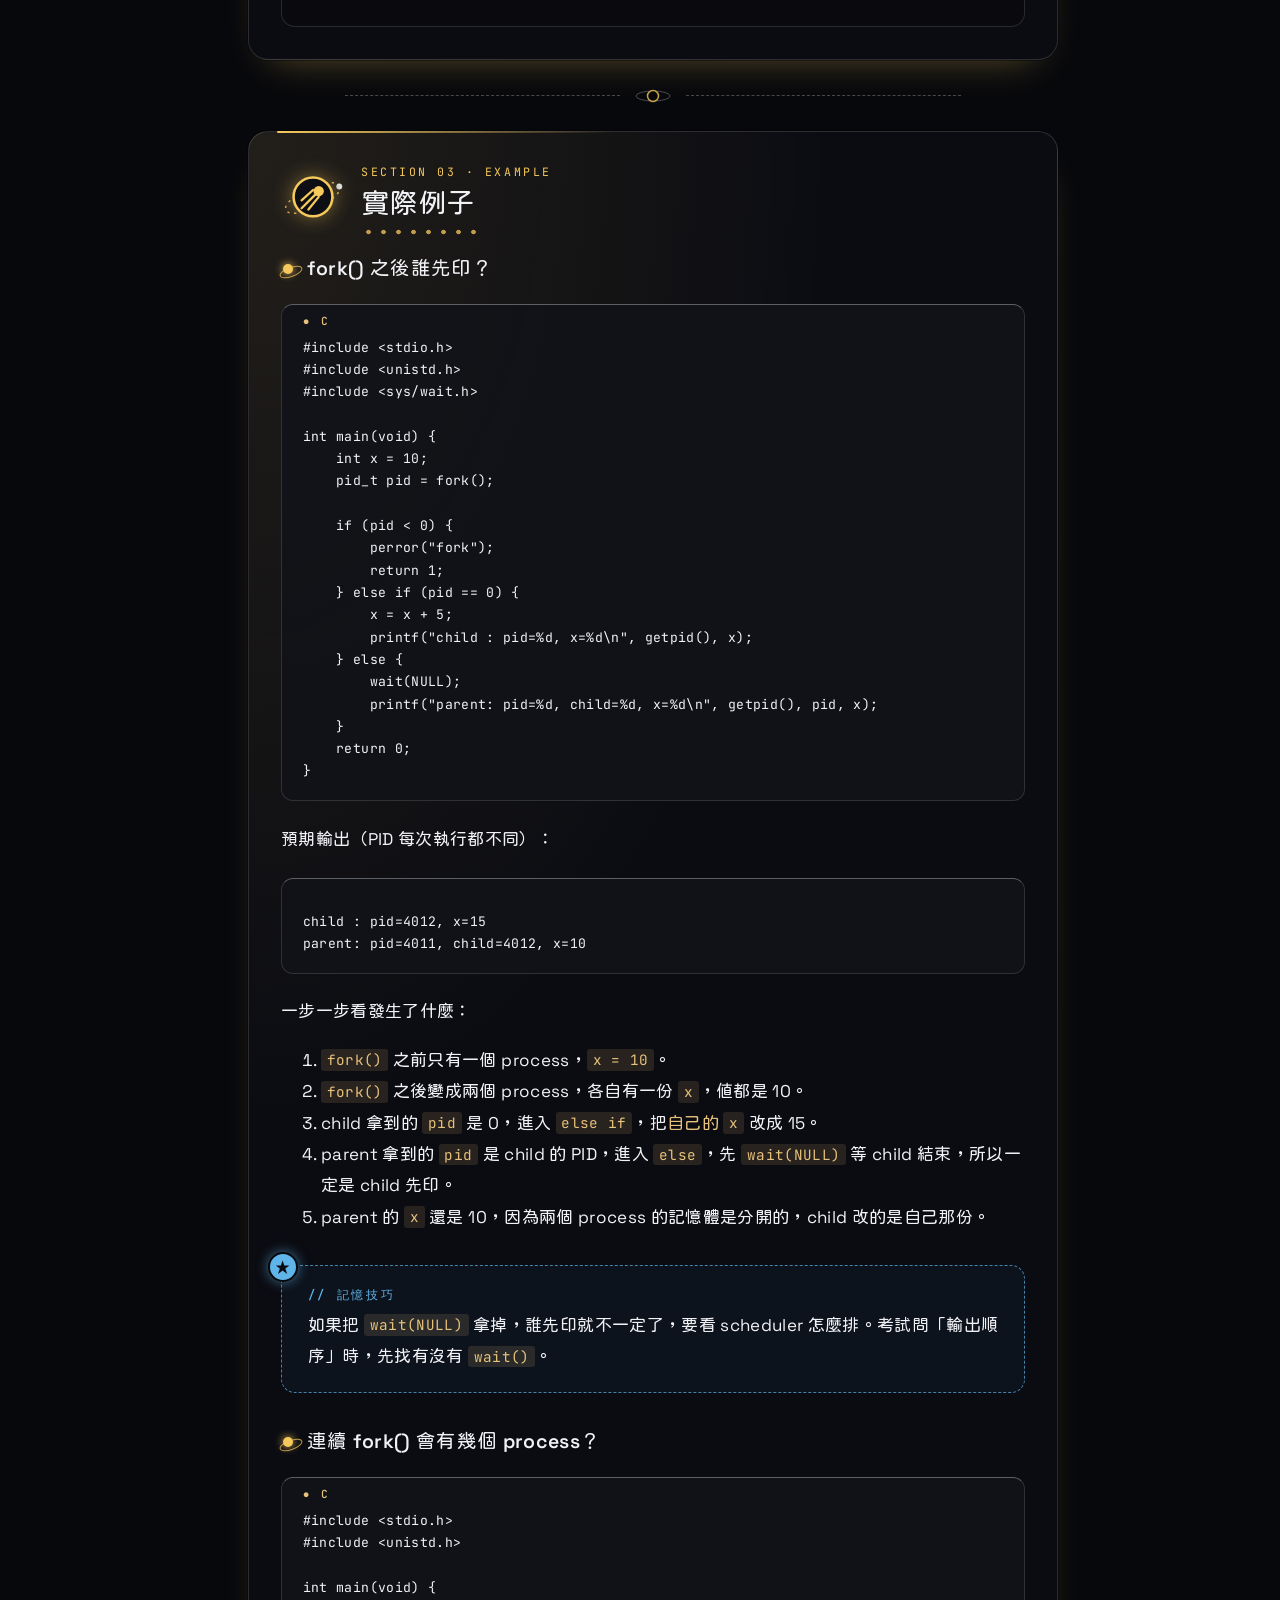
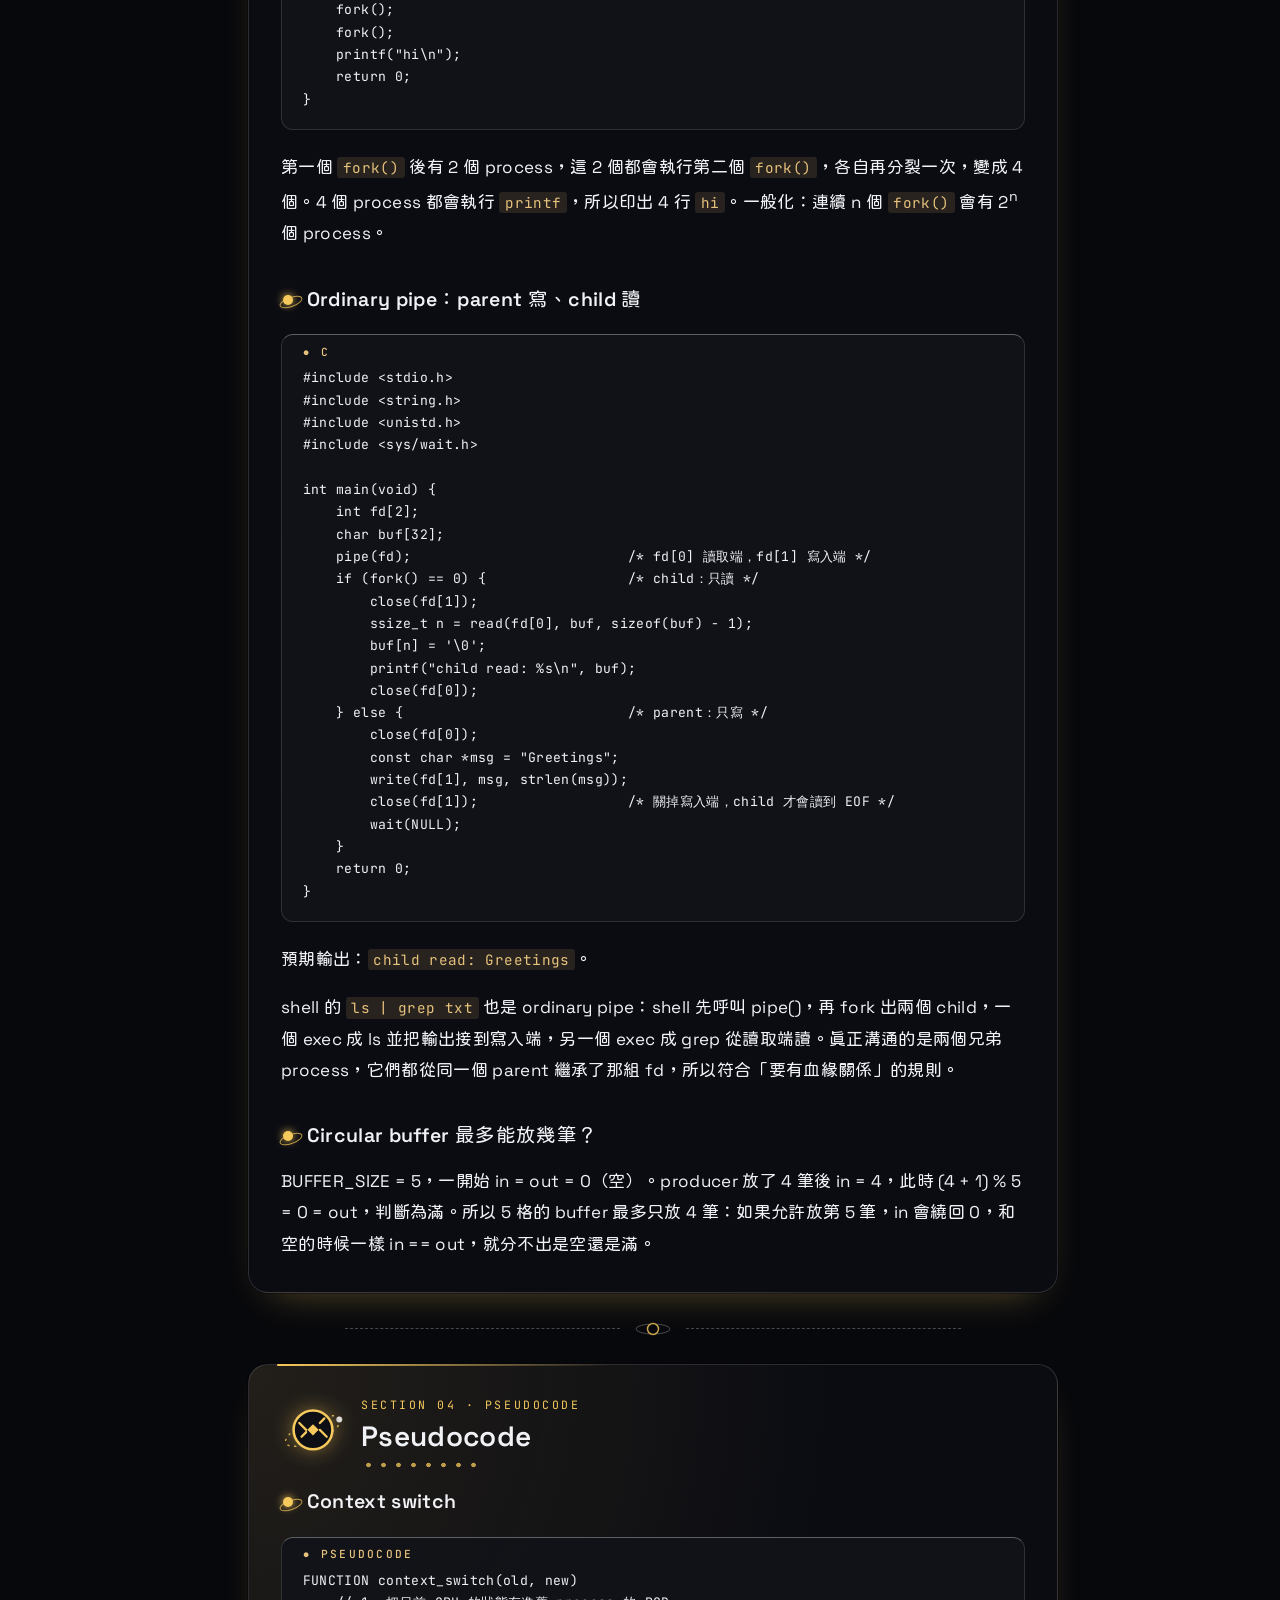
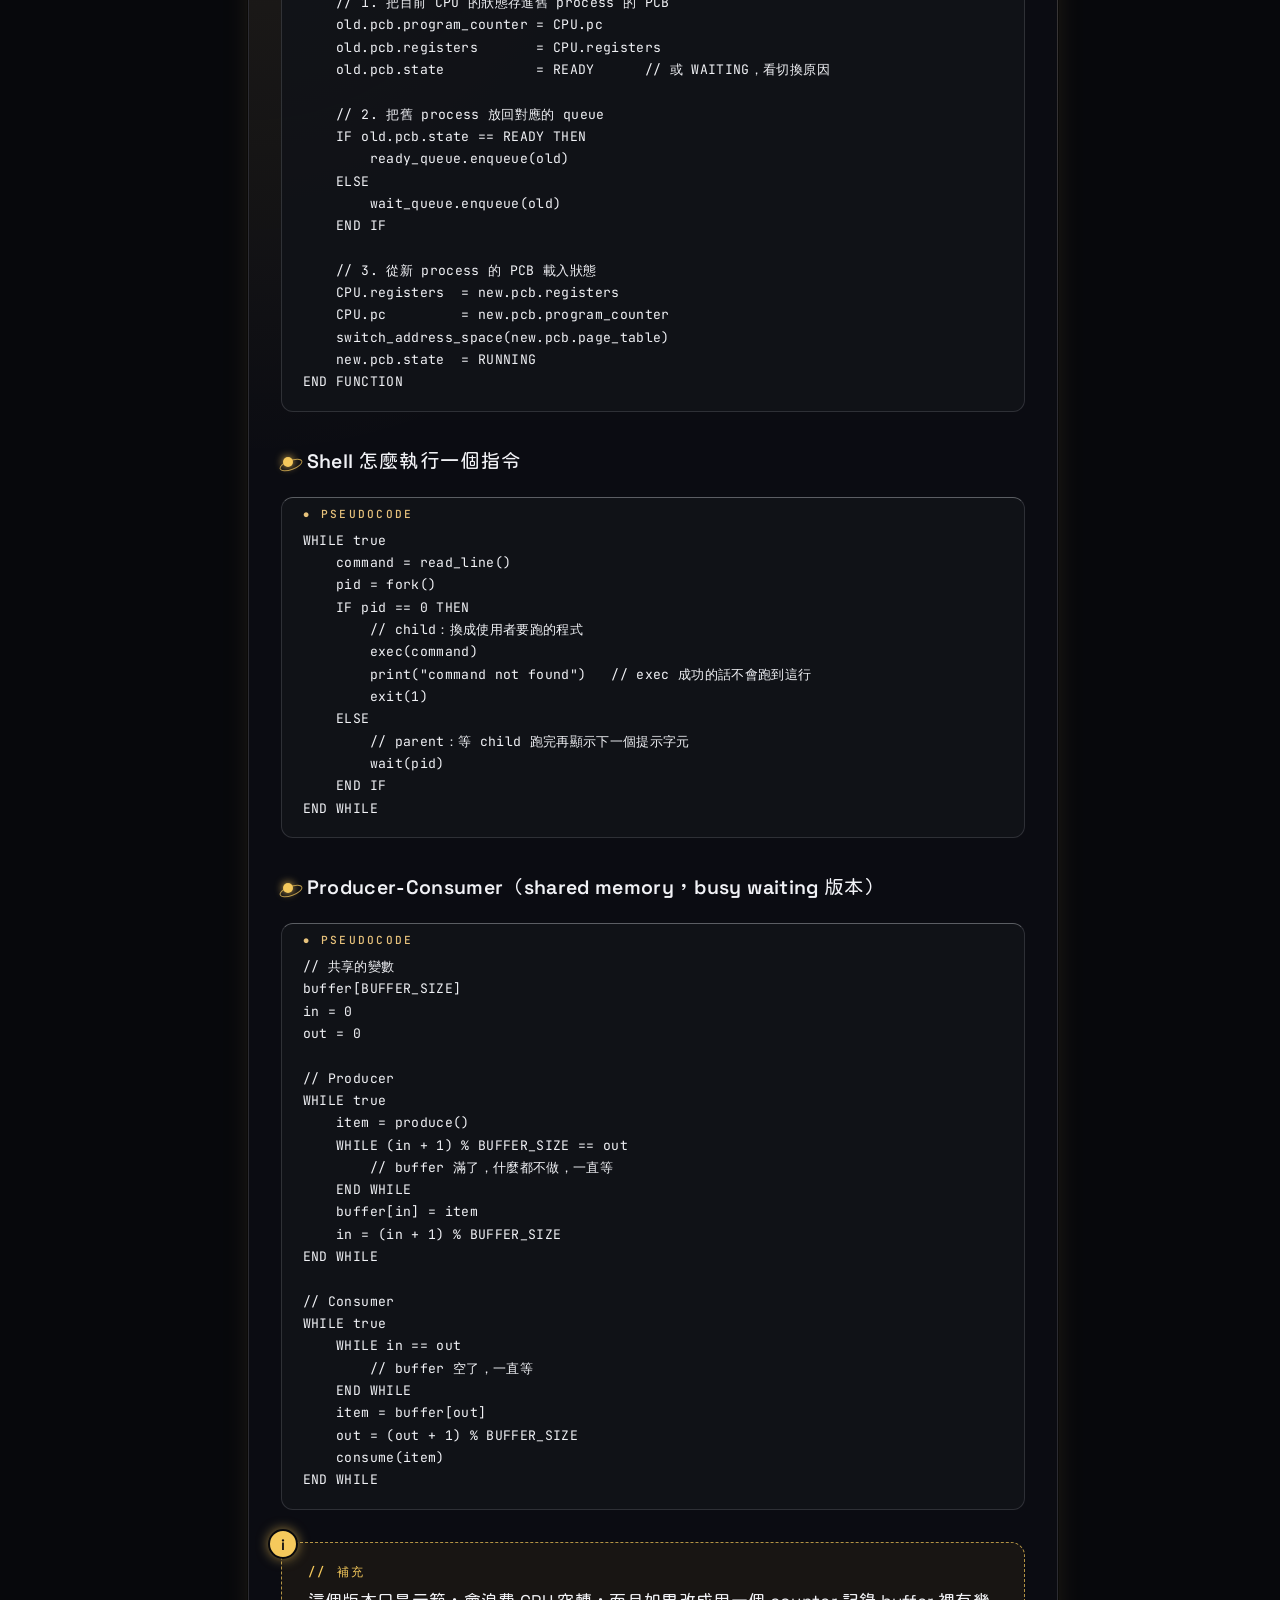
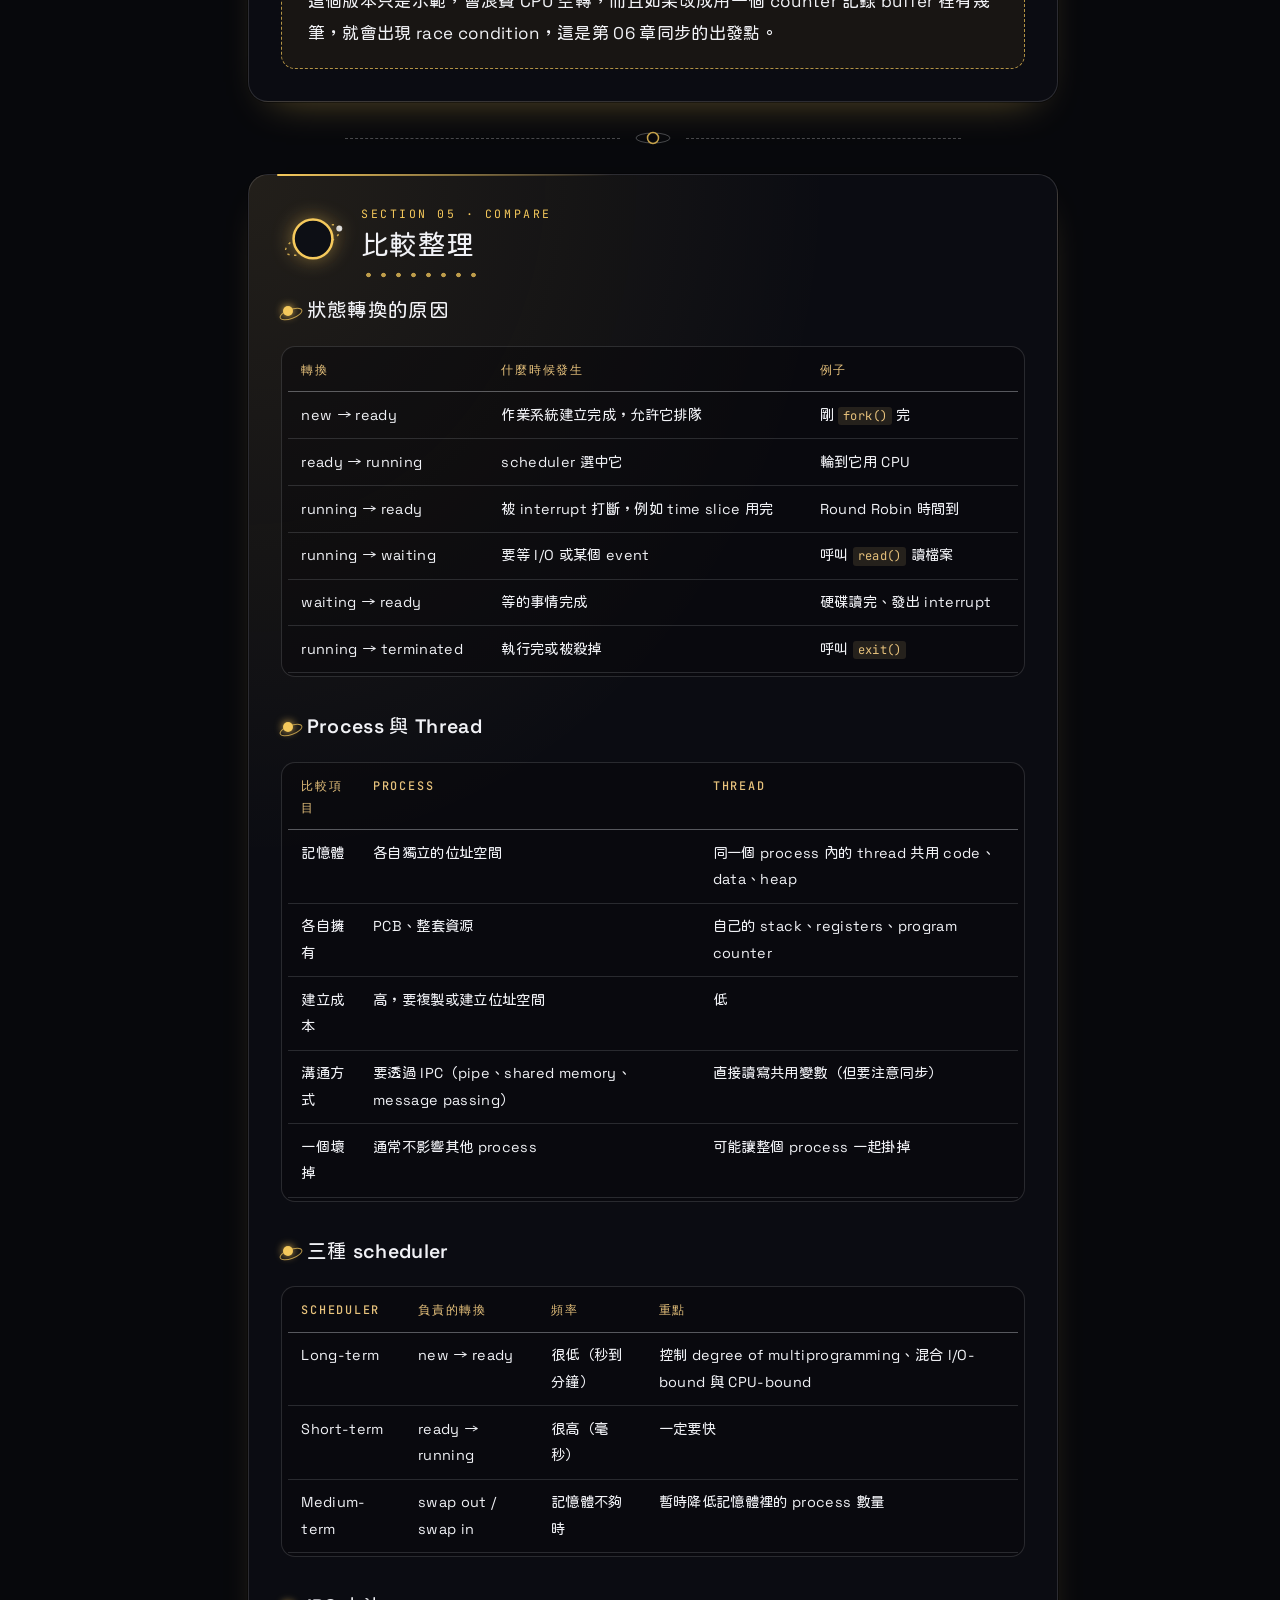
<file: chapters/03-processes.html>
<!DOCTYPE html>
<html lang="zh-Hant">
<head>
  <meta charset="UTF-8">
  <meta name="viewport" content="width=device-width, initial-scale=1.0">
  <title>03 行程 Processes｜OS 課程筆記</title>
  <link rel="stylesheet" href="../assets/fonts/fonts.css">
  <link rel="stylesheet" href="../assets/style.css">
</head>
<body data-root=".." data-chapter="03-processes">
  <header class="site-header">
    <a class="brand" href="../index.html">OS notes</a>
    <button class="menu-btn" id="menu-btn" type="button">章節</button>
  </header>

  <div class="layout">
    <nav class="sidebar" id="sidebar"></nav>

    <main class="content">
      <header class="chapter-head">
        <p class="eyebrow">CHAPTER 03</p>
        <h1>行程</h1>
        <p class="en">Processes</p>
      </header>

      <h2 id="key-points">本章重點</h2>
      <div class="summary-box">
        <ul>
          <li>program 是硬碟上的檔案，process 是正在執行中的 program；記憶體分成 text、data、heap、stack。</li>
          <li>process 在 new、ready、running、waiting、terminated 之間切換；OS 用 PCB 記住每個 process，context switch 就是在存、讀 PCB。</li>
          <li>long-term scheduler 決定誰能進記憶體，short-term scheduler 決定誰上 CPU，medium-term 用 swapping 調整記憶體裡的 process 數量。</li>
          <li>UNIX 用 fork() 產生 child、exec() 換掉程式、wait() 回收 child，沒被回收的是 zombie，parent 先走的是 orphan。</li>
          <li>cooperating process 用 IPC 溝通：shared memory 或 message passing；具體工具有 pipe、socket、RPC。</li>
        </ul>
      </div>

      <h2 id="concepts">核心觀念</h2>

      <h3>Program 和 Process</h3>
      <p>program（程式）是一個放在硬碟上的檔案，例如 <code>a.out</code>，它本身不會動。當你執行它，作業系統把它載入記憶體、分配資源、開始一行一行跑，這個「正在跑的東西」才叫做 process（行程）。</p>
      <p>可以把 program 想成一份食譜，process 是「某個人照著食譜正在做菜」這件事。同一份食譜可以同時有三個人在做，就像同一個程式可以同時開三個 process（例如開了三個瀏覽器視窗），每個人做到第幾步、用了哪些鍋子都不一樣。</p>

      <h3>記憶體配置</h3>
      <p>一個 process 在記憶體裡大致長這樣：</p>
      <pre class="diagram">  高位址  ┌────────────────┐
         │     stack      │  ← 函式呼叫、區域變數，往下長
         │       ↓        │
         │                │
         │       ↑        │
         │     heap       │  ← malloc() 動態配置，往上長
         ├────────────────┤
         │     data       │  ← 全域變數、static 變數
         ├────────────────┤
         │     text       │  ← 程式碼本身（唯讀）
  低位址  └────────────────┘</pre>
      <div class="callout tip">
        <strong>記憶技巧</strong>
        <p>stack 和 heap 從兩端往中間長，中間留空，這樣兩邊都可以彈性變大。遞迴寫太深會 stack overflow，就是 stack 長到撞牆了。</p>
      </div>

      <h3>五種狀態</h3>
      <pre class="diagram">              ┌──────── interrupt ─────────┐
              ▼                            │
 [new] ──▶ [ready] ──── dispatch ────▶ [running] ─ exit ─▶ [terminated]
              ▲                            │
              │                            │ I/O or event wait
              │                            ▼
              └──── I/O done ──────────[waiting]</pre>
      <dl class="terms">
        <dt>New</dt><dd>正在被建立，還沒準備好。</dd>
        <dt>Ready</dt><dd>什麼都準備好了，只差 CPU，在 ready queue 排隊。</dd>
        <dt>Running</dt><dd>正在 CPU 上執行。單核 CPU 同一時間只會有一個 process 在這個狀態。</dd>
        <dt>Waiting（也叫 Blocked）</dt><dd>在等某件事發生，例如等硬碟讀完、等使用者輸入。這時候就算給它 CPU 也沒用。</dd>
        <dt>Terminated</dt><dd>執行結束，等作業系統回收資源。</dd>
      </dl>
      <div class="callout warn">
        <strong>常見錯誤</strong>
        <p>waiting 結束後是回到 <strong>ready</strong>，不是直接回到 running。I/O 做完只代表它又可以排隊了，要不要馬上給它 CPU 是 scheduler 決定的。</p>
      </div>

      <h3>PCB</h3>
      <p>作業系統要同時管很多 process，所以每個 process 都有一張「身分證」，叫做 PCB（Process Control Block）。裡面記錄：</p>
      <ul>
        <li>process state：現在是五種狀態中的哪一種</li>
        <li>program counter：下一行要執行的指令位址</li>
        <li>CPU registers：暫存器的值</li>
        <li>CPU 排程資訊：優先權、在哪個 queue</li>
        <li>記憶體管理資訊：page table 等</li>
        <li>I/O 狀態：開了哪些檔案、用了哪些裝置</li>
        <li>PID（process ID）和 parent 是誰</li>
      </ul>

      <h3>Context switch</h3>
      <p>CPU 要從 process A 換成 process B 時，必須先把 A 現在的狀態存進 A 的 PCB，再把 B 的 PCB 讀出來放回 CPU。這個動作叫 context switch（內容切換）。</p>
      <p>這就像你在寫作業寫到一半要去接電話，你會先在題目旁邊做記號「寫到第 3 題第 2 步」，講完電話再照記號接著寫。記號就是 PCB，做記號和看記號的時間就是 context switch 的成本。</p>
      <div class="callout note">
        <strong>補充</strong>
        <p>context switch 期間 CPU 沒有在做任何使用者的工作，是純粹的 overhead。切換太頻繁，系統反而會變慢。實際花多少時間依硬體和作業系統實作而異，大約是微秒等級。</p>
      </div>

      <h3>建立 process：fork() 與 exec()</h3>
      <p>在 UNIX/Linux 上，新的 process 都是由舊的 process 產生的，形成一棵 process tree。</p>
      <ul>
        <li><code>fork()</code>：把自己複製一份。呼叫一次，回傳<strong>兩次</strong>：在 parent 裡回傳 child 的 PID（大於 0），在 child 裡回傳 0，失敗回傳 -1。</li>
        <li><code>exec()</code> 系列：把目前 process 的記憶體內容換成另一個程式，PID 不變。</li>
        <li><code>wait()</code>：parent 等 child 結束，並回收 child 的資源。</li>
      </ul>
      <div class="callout warn">
        <strong>常見錯誤</strong>
        <p>child 結束了但 parent 沒有呼叫 <code>wait()</code>，child 的 PCB 會留著，變成 zombie process。如果 parent 先結束，child 會變成 orphan process，在 Linux 上通常會被 <code>init</code>（或 <code>systemd</code>）接手。</p>
      </div>


      <h3>Schedulers</h3>
      <dl class="terms">
        <dt>Long-term scheduler（job scheduler）</dt>
        <dd>決定哪些 process 可以進入記憶體、放進 ready queue（new → ready）。很久才動一次（幾秒到幾分鐘），重點是控制 <strong>degree of multiprogramming</strong>，也就是記憶體裡同時有多少個 process。</dd>
        <dt>Short-term scheduler（CPU scheduler）</dt>
        <dd>從 ready queue 挑下一個上 CPU 的 process（ready → running）。每幾毫秒就要做一次，所以一定要快。有些系統只有這一種 scheduler。</dd>
        <dt>Medium-term scheduler（swapping）</dt>
        <dd>記憶體被過量使用時，把某個 process 整個移出記憶體（swap out），之後再移回來（swap in），用來降低 degree of multiprogramming。</dd>
      </dl>
      <p>記憶體裡要放很多個 process，是因為只放一個的話，它一去等 I/O，CPU 就沒事做。process 分兩種：</p>
      <ul>
        <li><strong>I/O-bound</strong>：大部分時間在等 I/O，例如文書編輯器在等你打字。</li>
        <li><strong>CPU-bound</strong>：大部分時間在運算，例如訓練模型、影片轉檔。</li>
      </ul>
      <p>兩種要混合得好：全部 I/O-bound 時 ready queue 常常是空的、CPU 閒著；全部 CPU-bound 時 I/O 裝置閒著，大家都覺得電腦很卡。</p>
      <p>process 一輩子都在各種 queue 之間搬來搬去：ready queue 和每個裝置各自的 wait queue。queue 其實就是一串用 linked list 串起來的 PCB，換 queue 就等於換狀態。在 Linux 裡 PCB 是一個叫 <code>task_struct</code> 的 C struct，kernel 用 doubly linked list 串起所有 process，並用 <code>current</code> 指標指向正在執行的那一個。</p>
      <div class="callout note">
        <strong>補充</strong>
        <p>手機的多工比較受限：早期 iOS 一次只有一個 foreground app 在跑，其他全部暫停，iOS 4 之後才允許有限度的背景執行；Android 則可以用 service 在背景做事。原因是手機的記憶體、電池都比較有限。</p>
      </div>

      <h3>Process termination</h3>
      <p>process 執行完最後一行會呼叫 <code>exit()</code>，把狀態值回傳給 parent（parent 用 <code>wait()</code> 拿到），OS 回收它的資源。parent 也可以用 <code>abort()</code> 終止 child，例如 child 用了超過分配的資源、工作已經不需要，或 parent 自己要結束。有些系統不允許 child 在 parent 結束後繼續存在，parent 一結束就把所有子孫一起終止，叫 <strong>cascading termination</strong>。</p>

      <h3>案例：Chrome 的多 process 架構</h3>
      <p>傳統瀏覽器是單一 process，一個網頁出問題整個瀏覽器一起當掉。Chrome 改成多 process：</p>
      <ul>
        <li><strong>Browser process</strong>：管介面、磁碟和網路 I/O。</li>
        <li><strong>Renderer process</strong>：畫網頁、處理 HTML 和 JavaScript，每個網站一個，跑在 sandbox 裡，限制存取磁碟和網路，就算網頁有惡意程式傷害也很小。</li>
        <li><strong>Plug-in process</strong>：每種外掛一個。</li>
      </ul>
      <p>代價是很佔記憶體、context switch 變多，而且 process 之間要溝通變麻煩，這就需要 IPC。</p>

      <h3>IPC：行程間通訊</h3>
      <p>process 分成兩種：</p>
      <ul>
        <li><strong>Independent process</strong>：不跟別人共用資料，不影響別人也不被影響。</li>
        <li><strong>Cooperating process</strong>：只要和其他 process 共用資料就算。</li>
      </ul>
      <p>需要合作的原因：</p>
      <ul>
        <li><strong>Information sharing</strong>：例如從 Chrome 複製一段字貼到 Word。</li>
        <li><strong>Computation speedup</strong>：把大工作拆開平行做，要有多核心才真的變快。</li>
        <li><strong>Modularity</strong>：把系統功能拆成好幾個 process。</li>
      </ul>
      <p>cooperating process 用 <strong>IPC（inter-process communication）</strong>交換資料，有兩種基本方式：</p>
      <dl class="terms">
        <dt>Shared memory</dt>
        <dd>劃一塊記憶體讓大家共用，process 透過讀寫那塊區域交換資料。建立之後 OS 就不介入，所以很快；但資料格式、位置、避免同時寫入（critical section problem）都要 process 自己處理。</dd>
        <dt>Message passing</dt>
        <dd>process 不共用位址空間，透過 OS 提供的 <code>send(message)</code> 和 <code>receive(message)</code> 傳訊息。每次都要經過 kernel，比較慢，但不用自己處理衝突，也特別適合分散式環境。</dd>
      </dl>

      <h3>Shared memory：Producer-Consumer</h3>
      <p>用 shared memory 溝通時，通常在共享區域放一個 buffer：<strong>producer</strong> 產生資料放進去，<strong>consumer</strong> 拿出來用。shared memory 是那塊共用的區域本身（白板），buffer 是 process 自己在上面規劃的資料結構（白板上畫的格子和規則）。<strong>unbounded buffer</strong> 大小沒有限制，producer 永遠可以放；<strong>bounded buffer</strong> 大小固定，空了 consumer 要等、滿了 producer 要等。</p>
      <p>bounded buffer 常用大小為 BUFFER_SIZE 的 <strong>circular array</strong>：</p>
      <ul>
        <li><code>in</code>：下一個空位，producer 要放的位置</li>
        <li><code>out</code>：下一個有資料的位置，consumer 要拿的位置</li>
        <li>空：<code>in == out</code></li>
        <li>滿：<code>(in + 1) % BUFFER_SIZE == out</code></li>
      </ul>
      <p>為了分得出空和滿，故意空一格，所以最多只能放 BUFFER_SIZE − 1 筆資料。</p>

      <h3>Message passing 的三個設計問題</h3>
      <dl class="terms">
        <dt>Naming：Direct communication</dt>
        <dd>要明確寫出對方的名字：<code>send(P, message)</code>、<code>receive(Q, message)</code>。link 自動建立，一條 link 只連兩個 process。缺點是對象寫死（hard coded），P 換了就要改所有程式碼。</dd>
        <dt>Naming：Indirect communication</dt>
        <dd>透過 <strong>mailbox</strong>（也叫 port）交換：<code>send(A, message)</code> 送到 mailbox A。共用同一個 mailbox 才建立 link，一個 mailbox 可以給很多 process 用，送的人不用知道誰會收。如果 P1 送信、P2 和 P3 同時 receive，要靠規則決定：限制一條 link 只連兩個 process、同一時間只允許一個 receive，或由系統選一個並通知送信者。mailbox 可以屬於某個 process（owner 消失 mailbox 就消失）或屬於 OS。</dd>
        <dt>Synchronization</dt>
        <dd><strong>blocking send</strong> 送出後等到對方收到才繼續、<strong>blocking receive</strong> 等到有訊息才繼續；<strong>non-blocking send</strong> 送出就走、<strong>non-blocking receive</strong> 有就拿、沒有就拿到 null。send 和 receive 都 blocking 時，雙方要互相等到都到場，叫 <strong>rendezvous</strong>。</dd>
        <dt>Buffering</dt>
        <dd>還沒被收走的訊息放在附在 link 上、由 OS 管理的 queue。容量有三種：<strong>zero capacity</strong>（不能放，送的人一定要等收的人）、<strong>bounded capacity</strong>（放 n 個，滿了要等）、<strong>unbounded capacity</strong>（送的人永遠不用等）。</dd>
      </dl>

      <h3>Pipes</h3>
      <p>pipe 是一條讓兩個 process 溝通的管道。設計時要考慮：</p>
      <ul>
        <li>單向還是雙向？</li>
        <li>雙向的話是 half-duplex（像對講機，一次一個方向）還是 full-duplex（像電話，兩邊同時講）？</li>
        <li>一定要有 parent-child 關係嗎？</li>
        <li>能不能跨網路？</li>
      </ul>
      <dl class="terms">
        <dt>Ordinary pipe</dt>
        <dd>單向，一定要有 parent-child（血緣）關係。用陣列 fd 表示兩端：<code>fd[0]</code> 是讀取端、<code>fd[1]</code> 是寫入端。parent 用 <code>pipe()</code> 建立後 fork，child 繼承同一組 fd，兩邊就接上同一條管子；沒有血緣關係的 process 拿不到這組 fd。</dd>
        <dt>Named pipe</dt>
        <dd>有名字、像檔案一樣存在檔案系統裡，不需要 parent-child 關係，知道路徑就能打開接上，可以有好幾個 process 一起用，通常只能在同一台機器上。UNIX 的 named pipe（FIFO）是 half-duplex，Windows 支援 full-duplex。</dd>
      </dl>
      <div class="callout warn">
        <strong>常見錯誤</strong>
        <p>fork 之後 parent 和 child 都握有讀寫兩端，要各自 close() 用不到的那端。reader 要等到「所有寫入端都關掉」才會讀到 EOF；如果 child 忘了關自己的 fd[1]，parent 寫完關掉後，child 的 read() 還是會一直等，因為它自己就是那個「還可能寫資料的人」。</p>
      </div>

      <h3>Socket</h3>
      <p>socket 讓兩台不同電腦上的程式互相傳訊息。要找到另一台電腦上的某個程式需要兩個資訊：<strong>IP 位址</strong>（哪一台電腦，例如 140.119.168.10）和 <strong>port</strong>（那台電腦上的哪個服務，0 至 65535，1 至 1023 由系統保留給標準服務）。三種 socket：</p>
      <ul>
        <li><strong>Connection-oriented（TCP）</strong>：先建立連線再傳，保證送到、順序正確。</li>
        <li><strong>Connectionless（UDP）</strong>：不建立連線直接丟，快但不保證送到。</li>
        <li><strong>MulticastSocket</strong>：一次送給多個接收者（例如 239.x.y.z）。</li>
      </ul>
      <p><code>127.0.0.1</code> 叫 localhost（loopback），指向自己這台電腦；10.x.x.x、172.16 至 172.31.x.x、192.168.x.x 是只在區域網路有效的私有 IP。</p>

      <h3>RPC：Remote Procedure Call</h3>
      <p>RPC 讓你像呼叫本地函式一樣呼叫另一台電腦上的函式，常用在分散式系統。關鍵是 <strong>stub</strong>（存根）：</p>
      <ul>
        <li><strong>Client 端的 stub</strong>：找到 server、把參數 <strong>marshal</strong>（打包成能在網路上傳的格式）送出。</li>
        <li><strong>Server 端的 stub</strong>：收到後把參數拆開還原，真的執行那個函式，再把結果送回。</li>
      </ul>
      <p>兩台電腦存數字的方式可能不同（big-endian 大的那端先放、little-endian 小的那端先放），所以大家約好中立格式 <strong>XDR（External Data Representation）</strong>：client 先轉成 XDR 送出，server 收到再轉成自己的格式。</p>
      <p>RPC 可能失敗，也可能被重複執行：</p>
      <ul>
        <li><strong>請求在去程弄丟</strong>：server 根本沒收到，沒有執行。</li>
        <li><strong>回覆在回程弄丟</strong>：server 已經執行了，但 client 以為失敗而重送，結果做了兩次（例如扣款兩次）。</li>
      </ul>
      <p>從 client 看這兩種情況一模一樣，所以有兩種保證：</p>
      <dl class="terms">
        <dt>At most once</dt>
        <dd>每個訊息附上 timestamp 當唯一編號，server 記住處理過的編號，重複的就不再執行。保證不會重複，但可能一次都沒做。</dd>
        <dt>Exactly once</dt>
        <dd>在 at most once 之上，server 做完要回 ACK，client 沒收到 ACK 就一直重送，直到收到為止。保證剛好執行一次。</dd>
      </dl>

      <h2 id="example">實際例子</h2>
      <h3>fork() 之後誰先印？</h3>
      <pre class="lang-c"><code>#include &lt;stdio.h&gt;
#include &lt;unistd.h&gt;
#include &lt;sys/wait.h&gt;

int main(void) {
    int x = 10;
    pid_t pid = fork();

    if (pid &lt; 0) {
        perror("fork");
        return 1;
    } else if (pid == 0) {
        x = x + 5;
        printf("child : pid=%d, x=%d\n", getpid(), x);
    } else {
        wait(NULL);
        printf("parent: pid=%d, child=%d, x=%d\n", getpid(), pid, x);
    }
    return 0;
}</code></pre>
      <p>預期輸出（PID 每次執行都不同）：</p>
      <pre><code>child : pid=4012, x=15
parent: pid=4011, child=4012, x=10</code></pre>
      <p>一步一步看發生了什麼：</p>
      <ol>
        <li><code>fork()</code> 之前只有一個 process，<code>x = 10</code>。</li>
        <li><code>fork()</code> 之後變成兩個 process，各自有一份 <code>x</code>，值都是 10。</li>
        <li>child 拿到的 <code>pid</code> 是 0，進入 <code>else if</code>，把<strong>自己的</strong> <code>x</code> 改成 15。</li>
        <li>parent 拿到的 <code>pid</code> 是 child 的 PID，進入 <code>else</code>，先 <code>wait(NULL)</code> 等 child 結束，所以一定是 child 先印。</li>
        <li>parent 的 <code>x</code> 還是 10，因為兩個 process 的記憶體是分開的，child 改的是自己那份。</li>
      </ol>
      <div class="callout tip">
        <strong>記憶技巧</strong>
        <p>如果把 <code>wait(NULL)</code> 拿掉，誰先印就不一定了，要看 scheduler 怎麼排。考試問「輸出順序」時，先找有沒有 <code>wait()</code>。</p>
      </div>

      <h3>連續 fork() 會有幾個 process？</h3>
      <pre class="lang-c"><code>#include &lt;stdio.h&gt;
#include &lt;unistd.h&gt;

int main(void) {
    fork();
    fork();
    printf("hi\n");
    return 0;
}</code></pre>
      <p>第一個 <code>fork()</code> 後有 2 個 process，這 2 個都會執行第二個 <code>fork()</code>，各自再分裂一次，變成 4 個。4 個 process 都會執行 <code>printf</code>，所以印出 4 行 <code>hi</code>。一般化：連續 n 個 <code>fork()</code> 會有 2<sup>n</sup> 個 process。</p>

      <h3>Ordinary pipe：parent 寫、child 讀</h3>
      <pre class="lang-c"><code>#include &lt;stdio.h&gt;
#include &lt;string.h&gt;
#include &lt;unistd.h&gt;
#include &lt;sys/wait.h&gt;

int main(void) {
    int fd[2];
    char buf[32];
    pipe(fd);                          /* fd[0] 讀取端，fd[1] 寫入端 */
    if (fork() == 0) {                 /* child：只讀 */
        close(fd[1]);
        ssize_t n = read(fd[0], buf, sizeof(buf) - 1);
        buf[n] = '\0';
        printf("child read: %s\n", buf);
        close(fd[0]);
    } else {                           /* parent：只寫 */
        close(fd[0]);
        const char *msg = "Greetings";
        write(fd[1], msg, strlen(msg));
        close(fd[1]);                  /* 關掉寫入端，child 才會讀到 EOF */
        wait(NULL);
    }
    return 0;
}</code></pre>
      <p>預期輸出：<code>child read: Greetings</code>。</p>
      <p>shell 的 <code>ls | grep txt</code> 也是 ordinary pipe：shell 先呼叫 pipe()，再 fork 出兩個 child，一個 exec 成 ls 並把輸出接到寫入端，另一個 exec 成 grep 從讀取端讀。真正溝通的是兩個兄弟 process，它們都從同一個 parent 繼承了那組 fd，所以符合「要有血緣關係」的規則。</p>

      <h3>Circular buffer 最多能放幾筆？</h3>
      <p>BUFFER_SIZE = 5，一開始 in = out = 0（空）。producer 放了 4 筆後 in = 4，此時 (4 + 1) % 5 = 0 = out，判斷為滿。所以 5 格的 buffer 最多只放 4 筆：如果允許放第 5 筆，in 會繞回 0，和空的時候一樣 in == out，就分不出是空還是滿。</p>

      <h2 id="pseudocode">Pseudocode</h2>
      <h3>Context switch</h3>
      <pre class="pseudo"><code>FUNCTION context_switch(old, new)
    // 1. 把目前 CPU 的狀態存進舊 process 的 PCB
    old.pcb.program_counter = CPU.pc
    old.pcb.registers       = CPU.registers
    old.pcb.state           = READY      // 或 WAITING，看切換原因

    // 2. 把舊 process 放回對應的 queue
    IF old.pcb.state == READY THEN
        ready_queue.enqueue(old)
    ELSE
        wait_queue.enqueue(old)
    END IF

    // 3. 從新 process 的 PCB 載入狀態
    CPU.registers  = new.pcb.registers
    CPU.pc         = new.pcb.program_counter
    switch_address_space(new.pcb.page_table)
    new.pcb.state  = RUNNING
END FUNCTION</code></pre>

      <h3>Shell 怎麼執行一個指令</h3>
      <pre class="pseudo"><code>WHILE true
    command = read_line()
    pid = fork()
    IF pid == 0 THEN
        // child：換成使用者要跑的程式
        exec(command)
        print("command not found")   // exec 成功的話不會跑到這行
        exit(1)
    ELSE
        // parent：等 child 跑完再顯示下一個提示字元
        wait(pid)
    END IF
END WHILE</code></pre>

      <h3>Producer-Consumer（shared memory，busy waiting 版本）</h3>
      <pre class="pseudo"><code>// 共享的變數
buffer[BUFFER_SIZE]
in = 0
out = 0

// Producer
WHILE true
    item = produce()
    WHILE (in + 1) % BUFFER_SIZE == out
        // buffer 滿了，什麼都不做，一直等
    END WHILE
    buffer[in] = item
    in = (in + 1) % BUFFER_SIZE
END WHILE

// Consumer
WHILE true
    WHILE in == out
        // buffer 空了，一直等
    END WHILE
    item = buffer[out]
    out = (out + 1) % BUFFER_SIZE
    consume(item)
END WHILE</code></pre>
      <div class="callout note">
        <strong>補充</strong>
        <p>這個版本只是示範，會浪費 CPU 空轉，而且如果改成用一個 counter 記錄 buffer 裡有幾筆，就會出現 race condition，這是第 06 章同步的出發點。</p>
      </div>

      <h2 id="comparison">比較整理</h2>
      <h3>狀態轉換的原因</h3>
      <div class="table-wrap">
        <table>
          <thead><tr><th>轉換</th><th>什麼時候發生</th><th>例子</th></tr></thead>
          <tbody>
            <tr><td>new → ready</td><td>作業系統建立完成，允許它排隊</td><td>剛 <code>fork()</code> 完</td></tr>
            <tr><td>ready → running</td><td>scheduler 選中它</td><td>輪到它用 CPU</td></tr>
            <tr><td>running → ready</td><td>被 interrupt 打斷，例如 time slice 用完</td><td>Round Robin 時間到</td></tr>
            <tr><td>running → waiting</td><td>要等 I/O 或某個 event</td><td>呼叫 <code>read()</code> 讀檔案</td></tr>
            <tr><td>waiting → ready</td><td>等的事情完成</td><td>硬碟讀完、發出 interrupt</td></tr>
            <tr><td>running → terminated</td><td>執行完或被殺掉</td><td>呼叫 <code>exit()</code></td></tr>
          </tbody>
        </table>
      </div>

      <h3>Process 與 Thread</h3>
      <div class="table-wrap">
        <table>
          <thead><tr><th>比較項目</th><th>Process</th><th>Thread</th></tr></thead>
          <tbody>
            <tr><td>記憶體</td><td>各自獨立的位址空間</td><td>同一個 process 內的 thread 共用 code、data、heap</td></tr>
            <tr><td>各自擁有</td><td>PCB、整套資源</td><td>自己的 stack、registers、program counter</td></tr>
            <tr><td>建立成本</td><td>高，要複製或建立位址空間</td><td>低</td></tr>
            <tr><td>溝通方式</td><td>要透過 IPC（pipe、shared memory、message passing）</td><td>直接讀寫共用變數（但要注意同步）</td></tr>
            <tr><td>一個壞掉</td><td>通常不影響其他 process</td><td>可能讓整個 process 一起掛掉</td></tr>
          </tbody>
        </table>
      </div>

      <h3>三種 scheduler</h3>
      <div class="table-wrap">
        <table>
          <thead><tr><th>Scheduler</th><th>負責的轉換</th><th>頻率</th><th>重點</th></tr></thead>
          <tbody>
            <tr><td>Long-term</td><td>new → ready</td><td>很低（秒到分鐘）</td><td>控制 degree of multiprogramming、混合 I/O-bound 與 CPU-bound</td></tr>
            <tr><td>Short-term</td><td>ready → running</td><td>很高（毫秒）</td><td>一定要快</td></tr>
            <tr><td>Medium-term</td><td>swap out / swap in</td><td>記憶體不夠時</td><td>暫時降低記憶體裡的 process 數量</td></tr>
          </tbody>
        </table>
      </div>

      <h3>IPC 方法</h3>
      <div class="table-wrap">
        <table>
          <thead><tr><th>方法</th><th>需要血緣關係</th><th>跨機器</th><th>特點</th></tr></thead>
          <tbody>
            <tr><td>Shared memory</td><td>否</td><td>否</td><td>建立後不經過 kernel，最快；同步要自己處理</td></tr>
            <tr><td>Message passing</td><td>否</td><td>可以</td><td>每次經過 kernel，較慢；不用處理衝突</td></tr>
            <tr><td>Ordinary pipe</td><td>是</td><td>否</td><td>單向，fd[0] 讀、fd[1] 寫</td></tr>
            <tr><td>Named pipe</td><td>否</td><td>通常否</td><td>有名字、存在檔案系統，UNIX half-duplex、Windows full-duplex</td></tr>
            <tr><td>Socket</td><td>否</td><td>是</td><td>IP + port，TCP 可靠、UDP 快</td></tr>
            <tr><td>RPC</td><td>否</td><td>是</td><td>像呼叫本地函式，靠 stub 和 XDR</td></tr>
          </tbody>
        </table>
      </div>

      <h2 id="quiz">自我測驗</h2>
      <details class="quiz">
        <summary>Q1. 下面的程式會印出幾行 hi？<code>fork(); fork(); fork(); printf("hi\n");</code></summary>
        <p><strong>答案：</strong>8 行。</p>
        <p><strong>原因：</strong>每執行一次 <code>fork()</code>，目前存在的每個 process 都會分裂成兩個。1 → 2 → 4 → 8，最後 8 個 process 都會執行 <code>printf</code>。</p>
      </details>
      <details class="quiz">
        <summary>Q2. 一個 process 在 running 狀態時呼叫 <code>scanf()</code> 等使用者輸入，它會變成什麼狀態？使用者按下 Enter 後呢？</summary>
        <p><strong>答案：</strong>先變成 waiting，使用者輸入完成後變成 ready。</p>
        <p><strong>原因：</strong>等輸入的時候給它 CPU 也沒用，所以作業系統把它移到 waiting，讓別人用 CPU。輸入完成只代表它可以繼續跑了，但還是要回 ready queue 排隊，等 scheduler 選到它才會再變成 running。</p>
      </details>
      <details class="quiz">
        <summary>Q3. 為什麼 time slice 設得非常小（例如每 1 微秒就切換一次）反而會讓系統變慢？</summary>
        <p><strong>答案：</strong>因為 context switch 本身要花時間，而且這段時間 CPU 沒有做有用的工作。</p>
        <p><strong>原因：</strong>如果每次切換的成本和 time slice 差不多長，CPU 幾乎一半的時間都花在存、讀 PCB 上。另外切換後 cache 裡的資料大多是上一個 process 的，新的 process 一開始會一直 cache miss，速度也會變慢。</p>
      </details>
      <details class="quiz">
        <summary>Q4. 在「實際例子」的第一段程式裡，parent 印出的 x 為什麼是 10 而不是 15？</summary>
        <p><strong>答案：</strong>因為 parent 和 child 的記憶體是分開的。</p>
        <p><strong>原因：</strong><code>fork()</code> 會幫 child 建立一份 parent 位址空間的複本（實作上通常用 copy-on-write，真的寫入時才複製），child 修改的是自己那份 <code>x</code>，不會影響 parent。如果想讓兩者看到同一份資料，要用 shared memory 之類的 IPC 機制。</p>
      </details>

      <details class="quiz">
        <summary>Q5. 用 ordinary pipe 時，child 只負責讀，卻忘了 close(fd[1])。parent 寫完資料並關掉自己的 fd[1] 之後，child 會發生什麼事？</summary>
        <p><strong>答案：</strong>child 讀完資料後，read() 會一直卡住，永遠等不到 EOF。</p>
        <p><strong>原因：</strong>OS 要等到所有寫入端都關掉，才會告訴 reader 已經讀完。fork 之後寫入端其實有兩個：parent 的和 child 自己的。child 沒關自己那個，OS 就認為還可能有人寫入，blocking 的 read() 只能一直等。</p>
      </details>
      <details class="quiz">
        <summary>Q6. RPC 呼叫「扣款 100 元」送出後一直沒收到回覆，client 直接重送。在什麼情況下會扣款兩次？要怎麼避免？</summary>
        <p><strong>答案：</strong>server 其實收到也扣款了，只是回覆在回程弄丟，重送就會再扣一次。可以用 at most once 或 exactly once 語意避免。</p>
        <p><strong>原因：</strong>client 分不出「server 沒收到」和「server 做了但回覆不見」。at most once 讓每個請求帶唯一的 timestamp，server 看到處理過的編號就不再執行；exactly once 再加上 ACK，client 沒收到 ACK 就重送，server 靠編號擋掉重複，確保剛好執行一次。</p>
      </details>

      <h2 id="reading">延伸閱讀</h2>
      <ul>
        <li>課本：Silberschatz, Galvin, Gagne，<em>Operating System Concepts</em>，Chapter 3 Processes（Section 3.1 至 3.8）</li>
        <li>上課投影片：03_OS_Processes</li>
        <li>我的筆記：operating system 筆記 p.125 至 p.166</li>
      </ul>

      <nav class="pager" id="pager"></nav>
    </main>

    <aside class="toc" id="toc"></aside>
  </div>

  <footer class="site-footer">OS Notes · 依照 CLAUDE.md 規則持續擴充</footer>
  <script src="../assets/glossary.js"></script>
  <script src="../assets/site.js"></script>
</body>
</html>
</file>
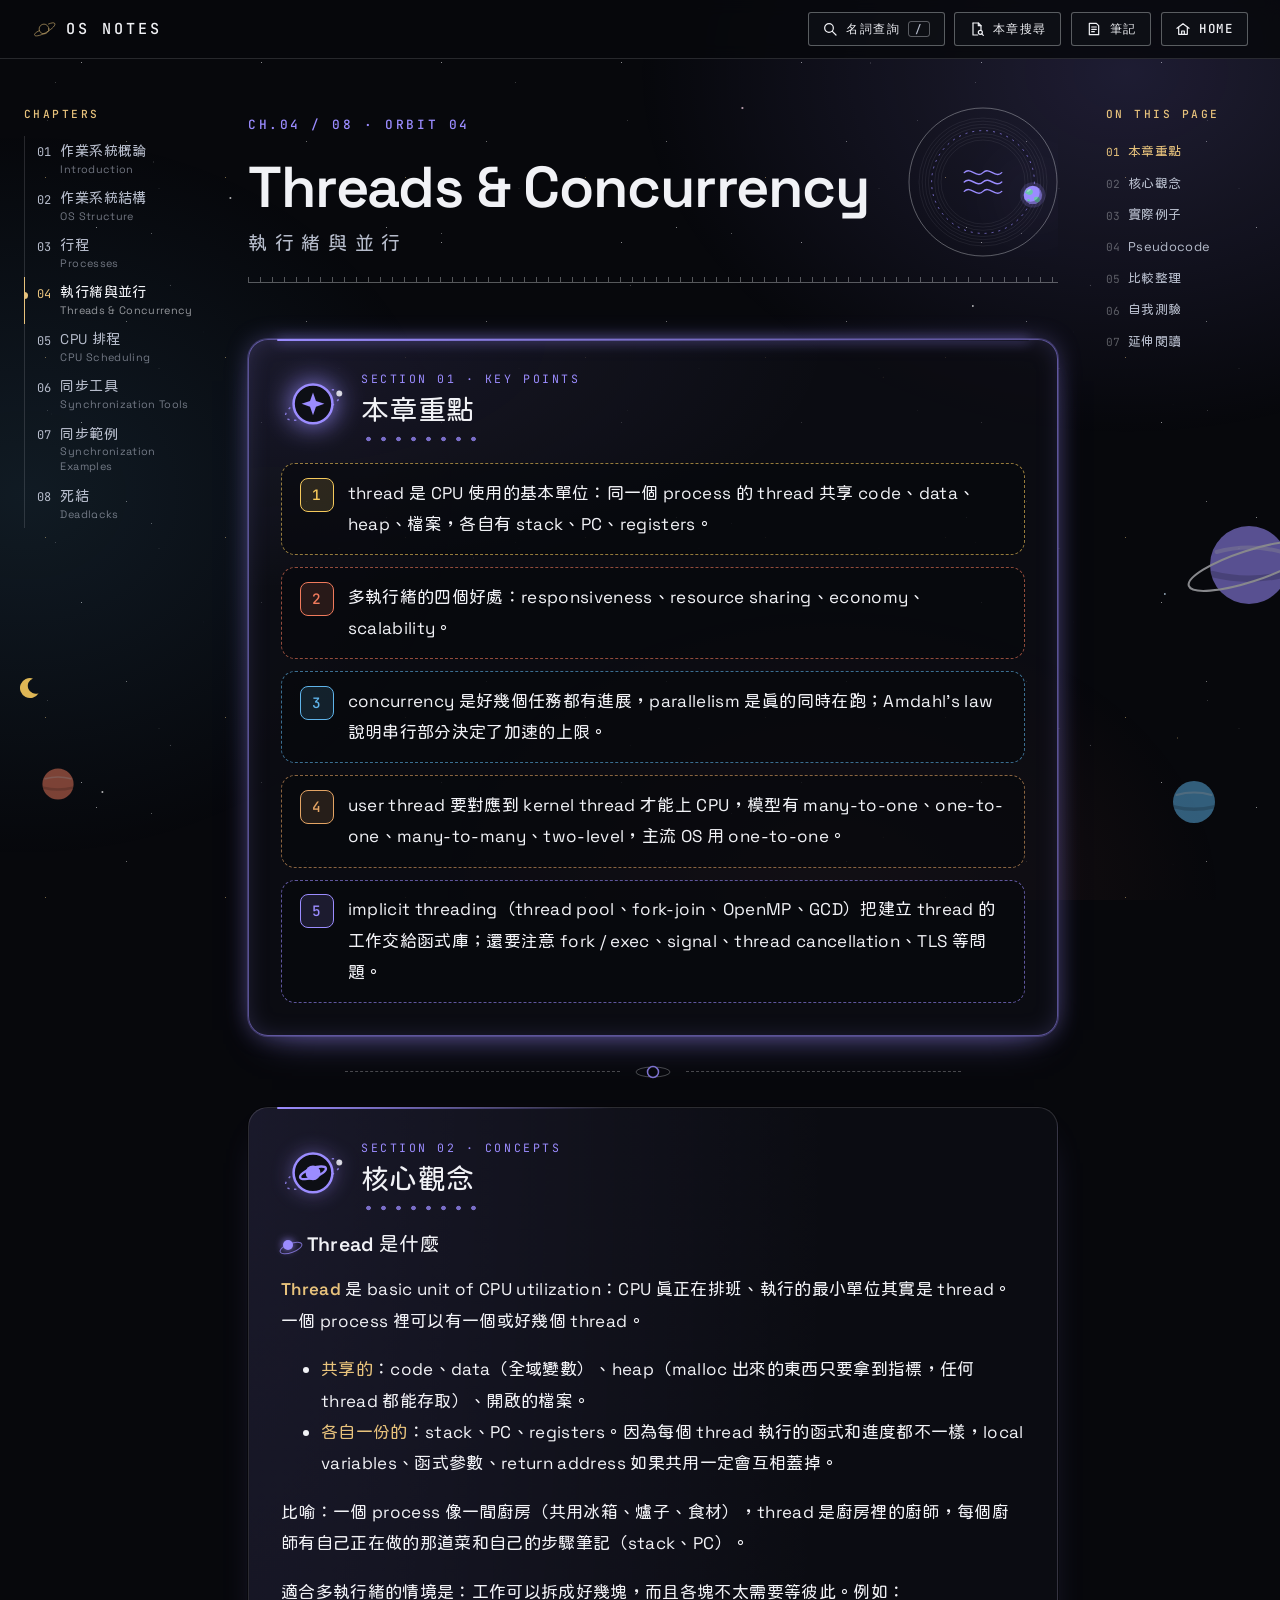
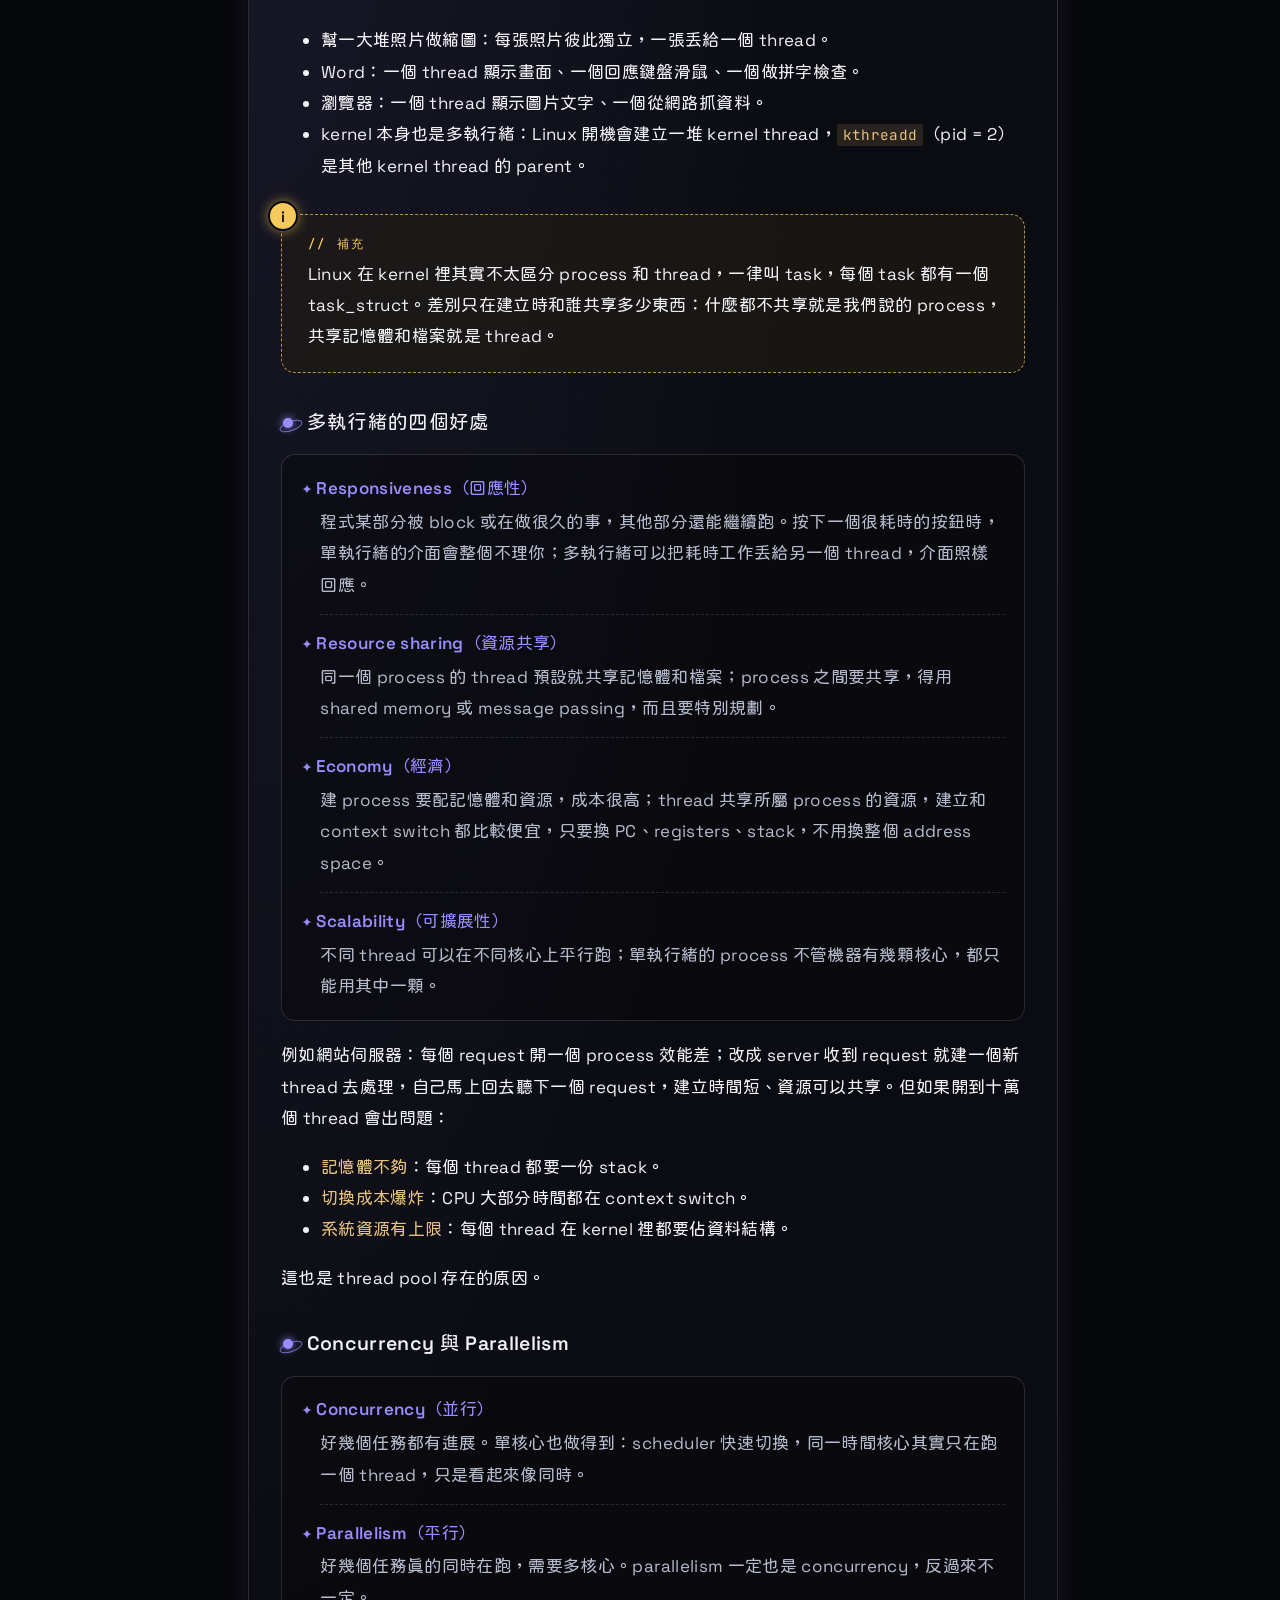
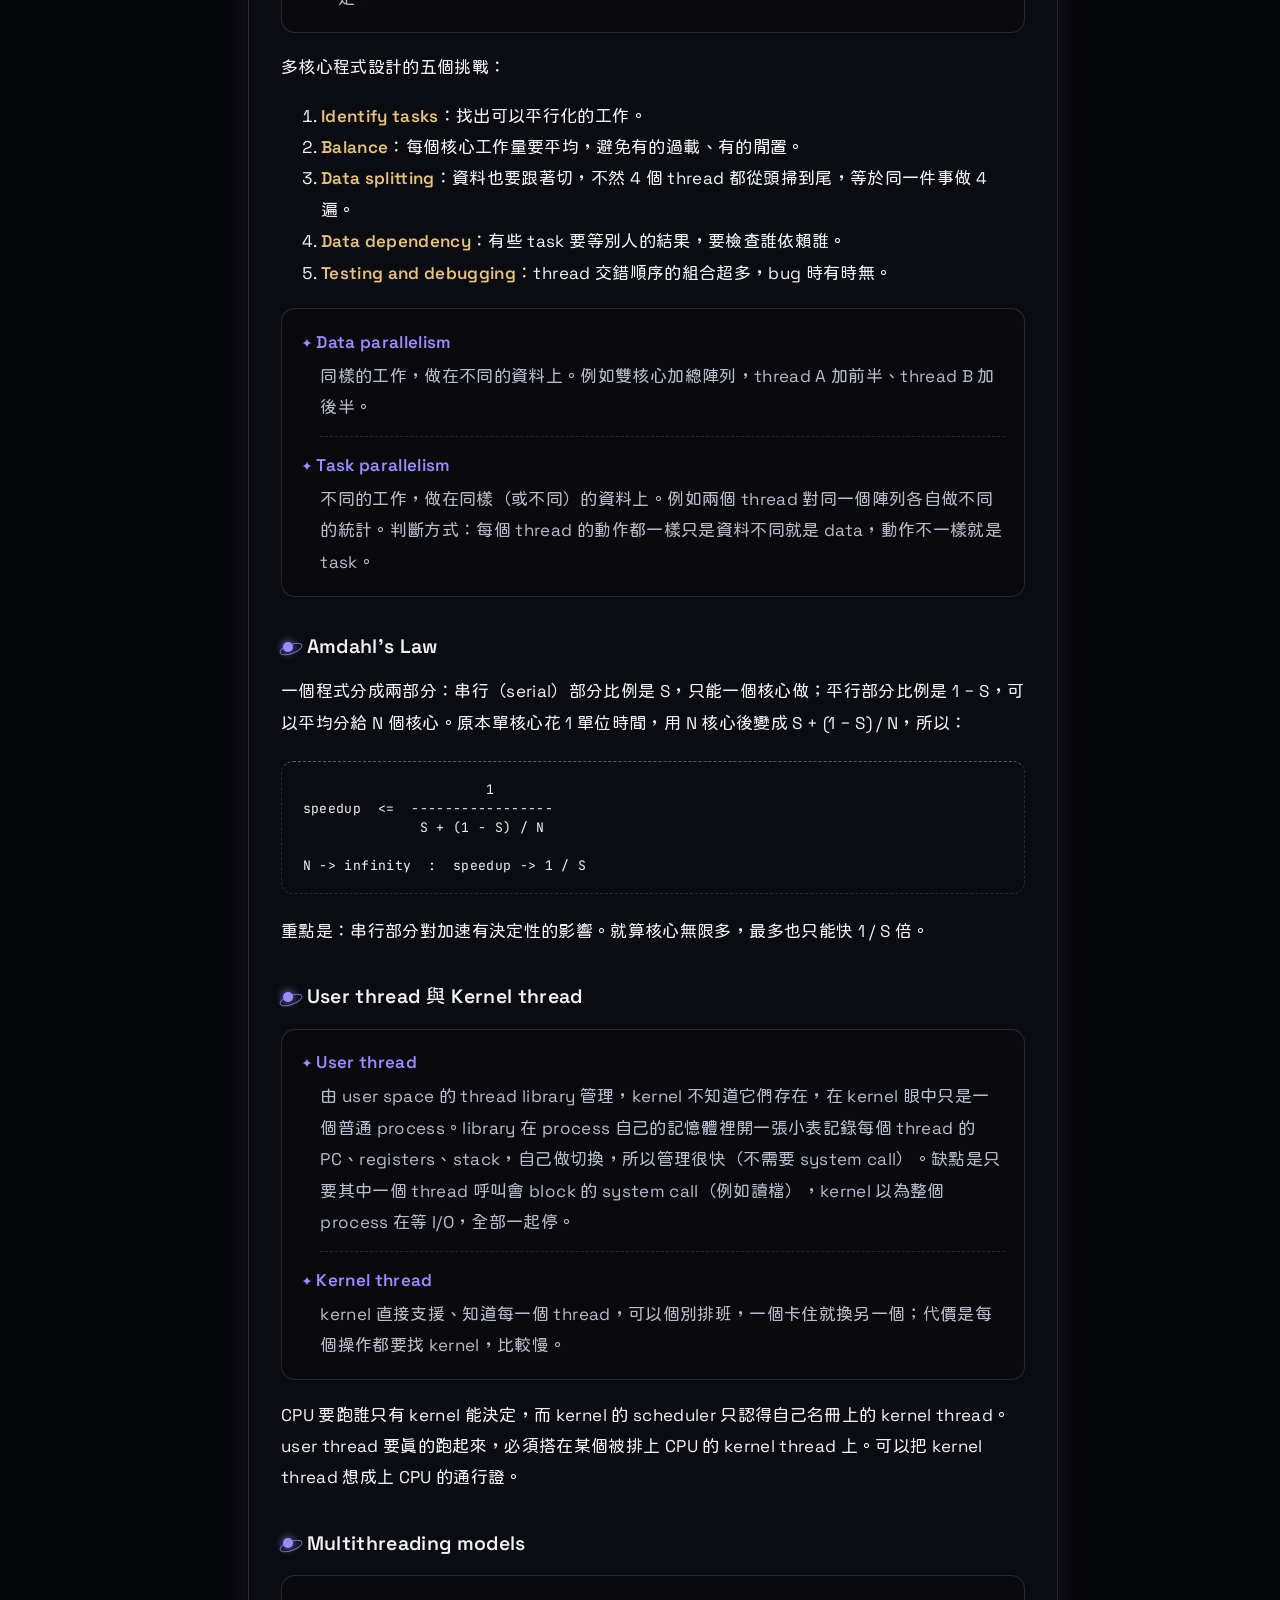
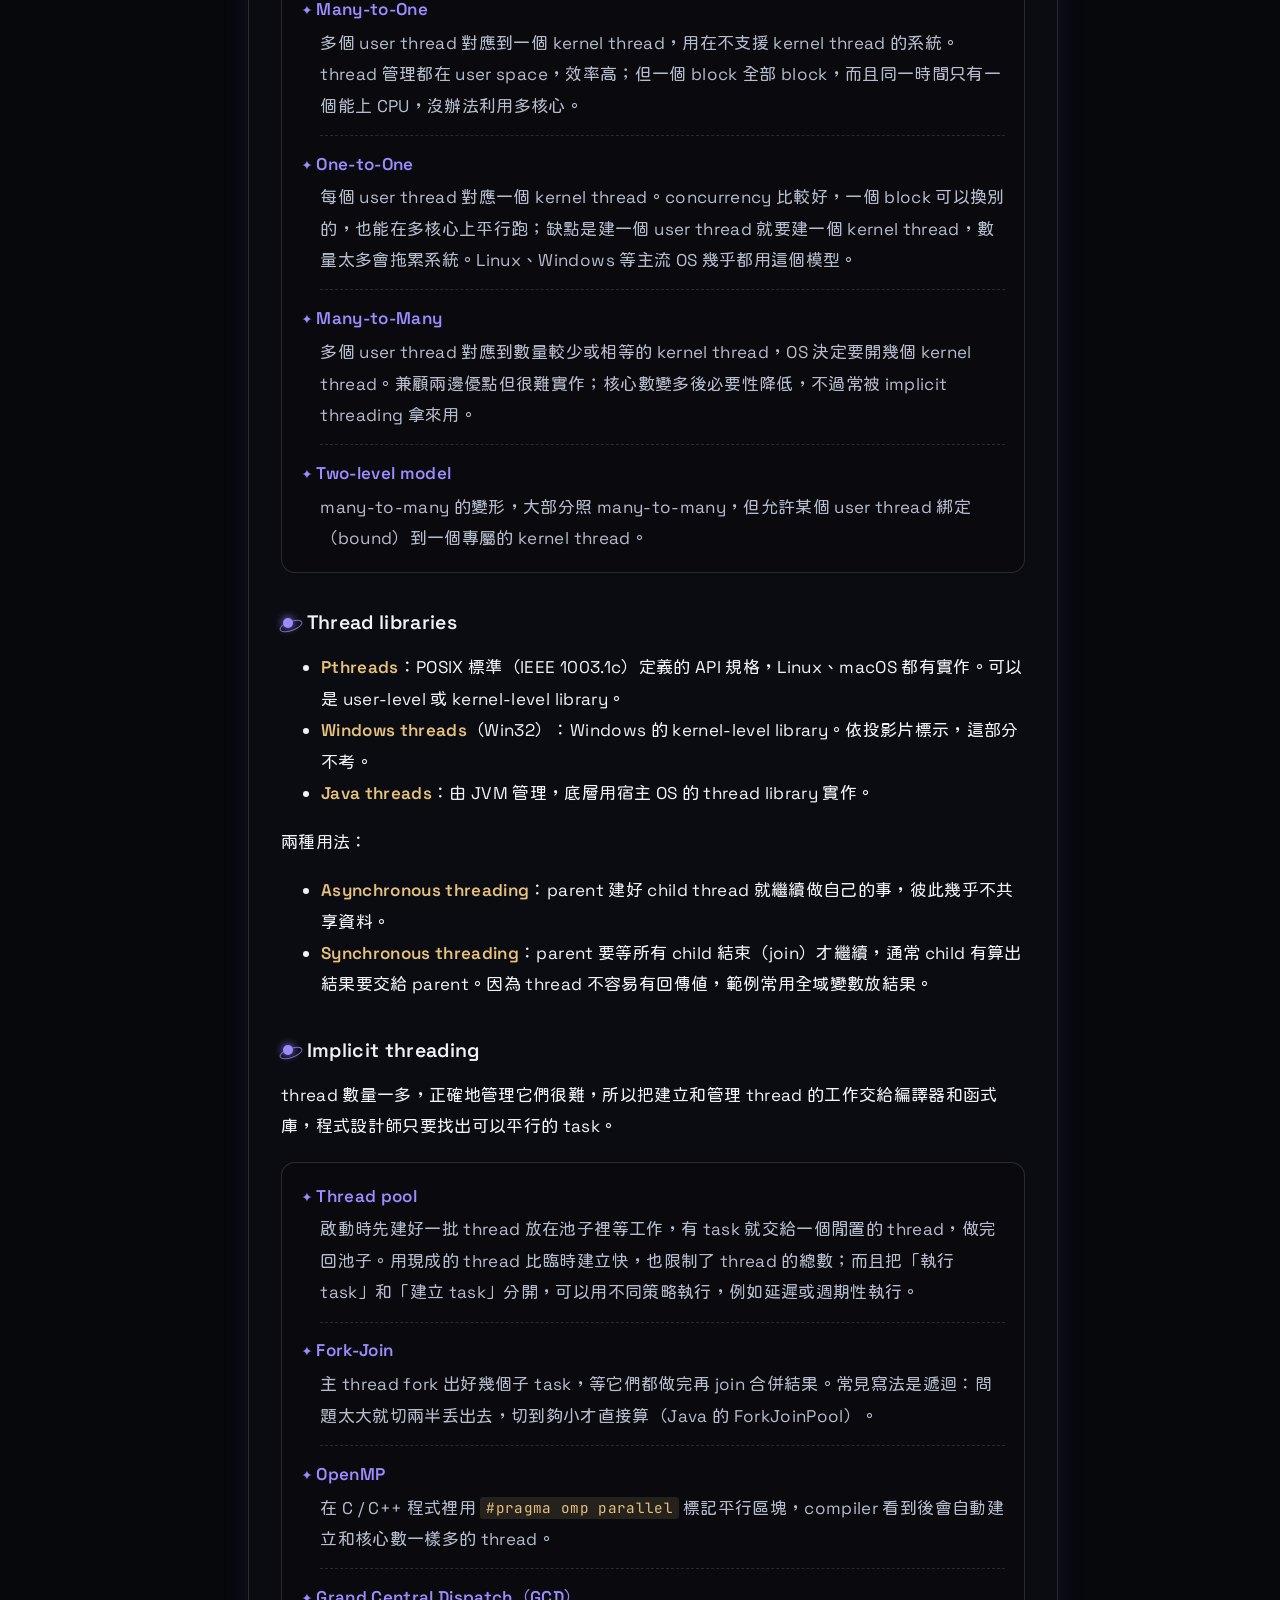
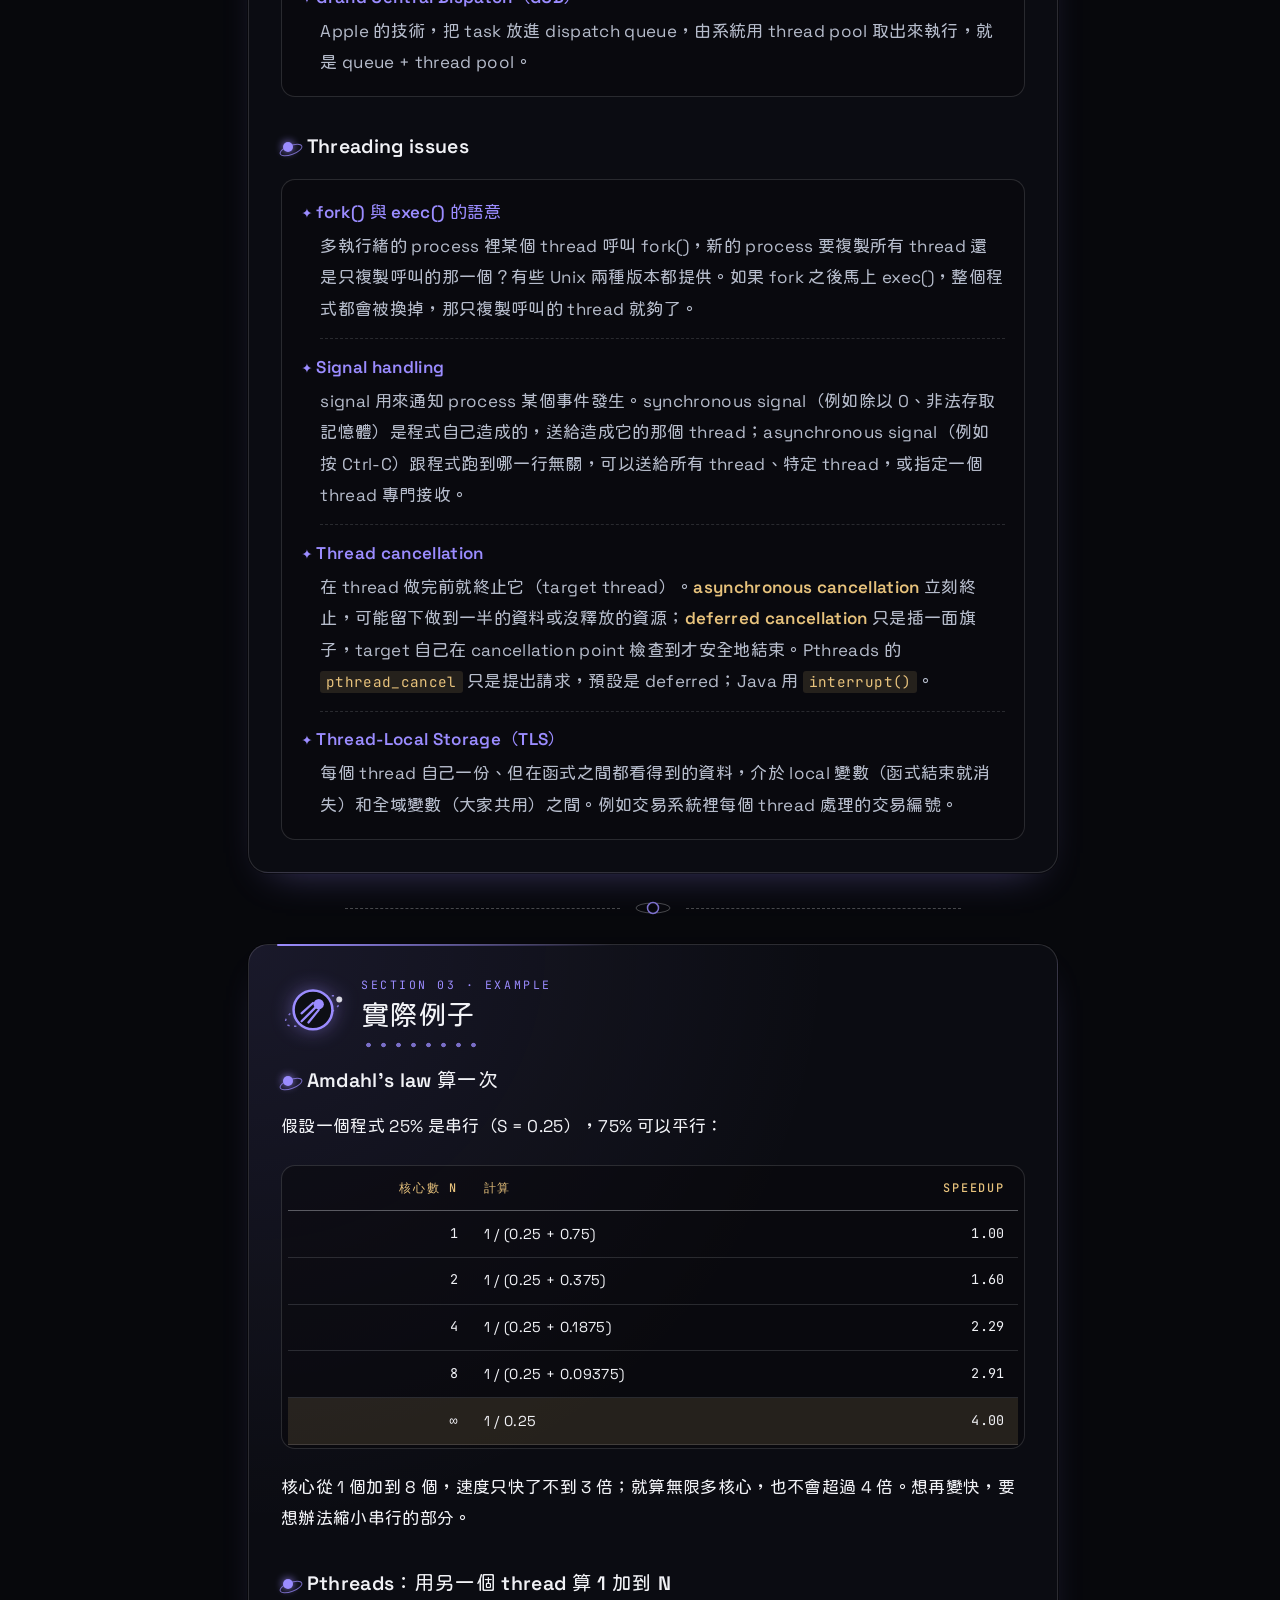
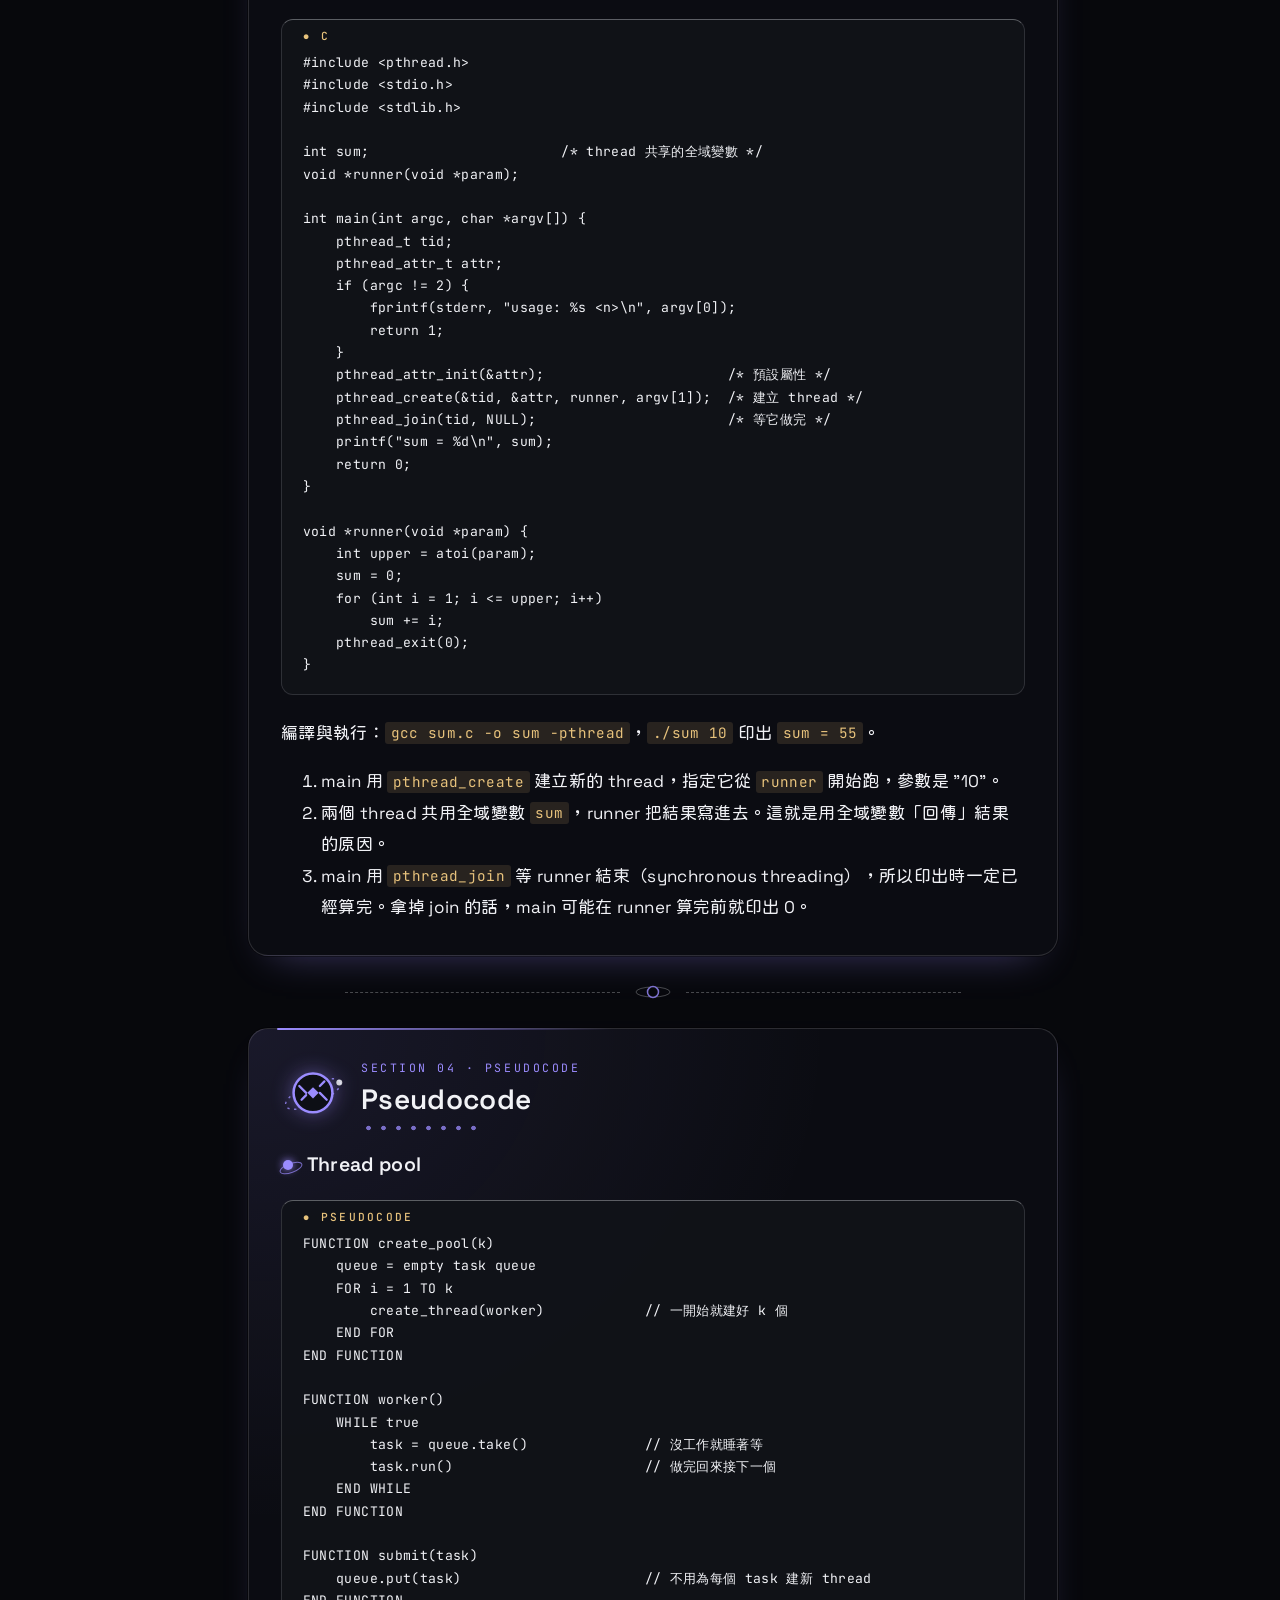
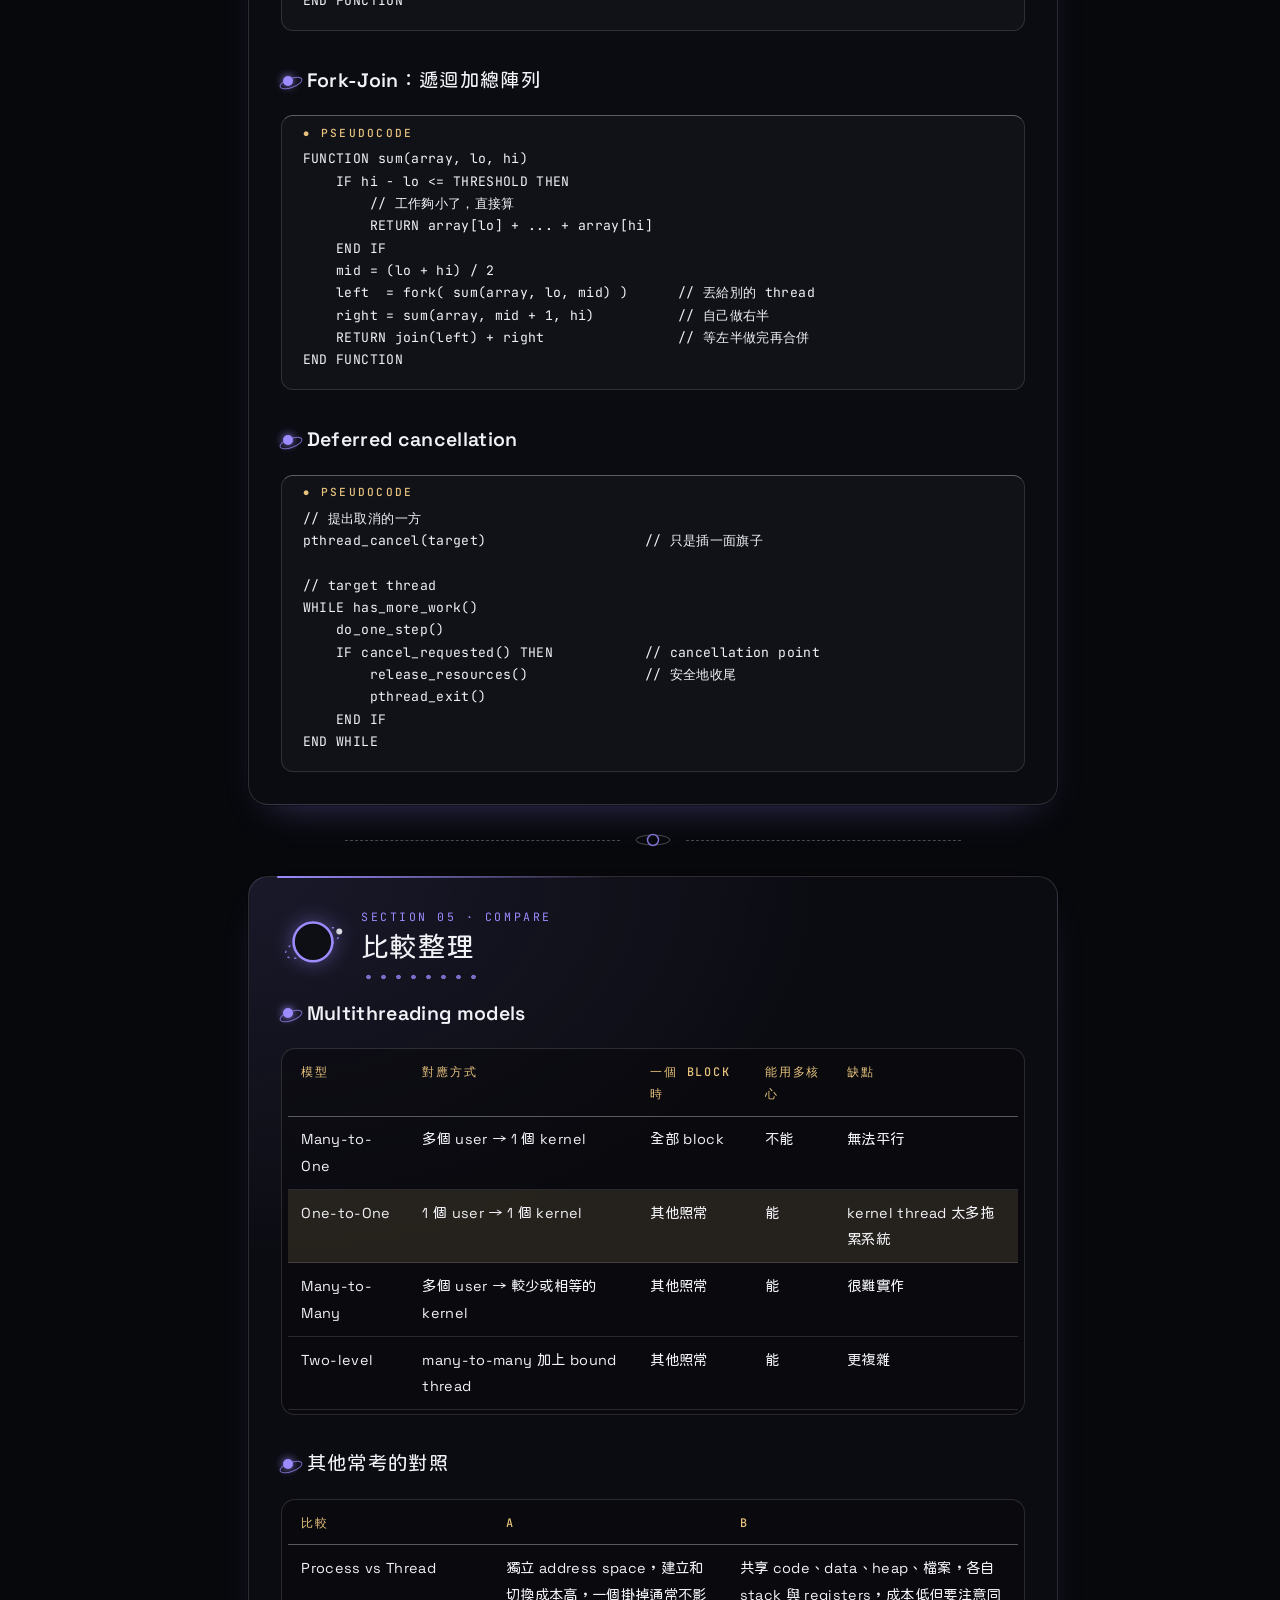
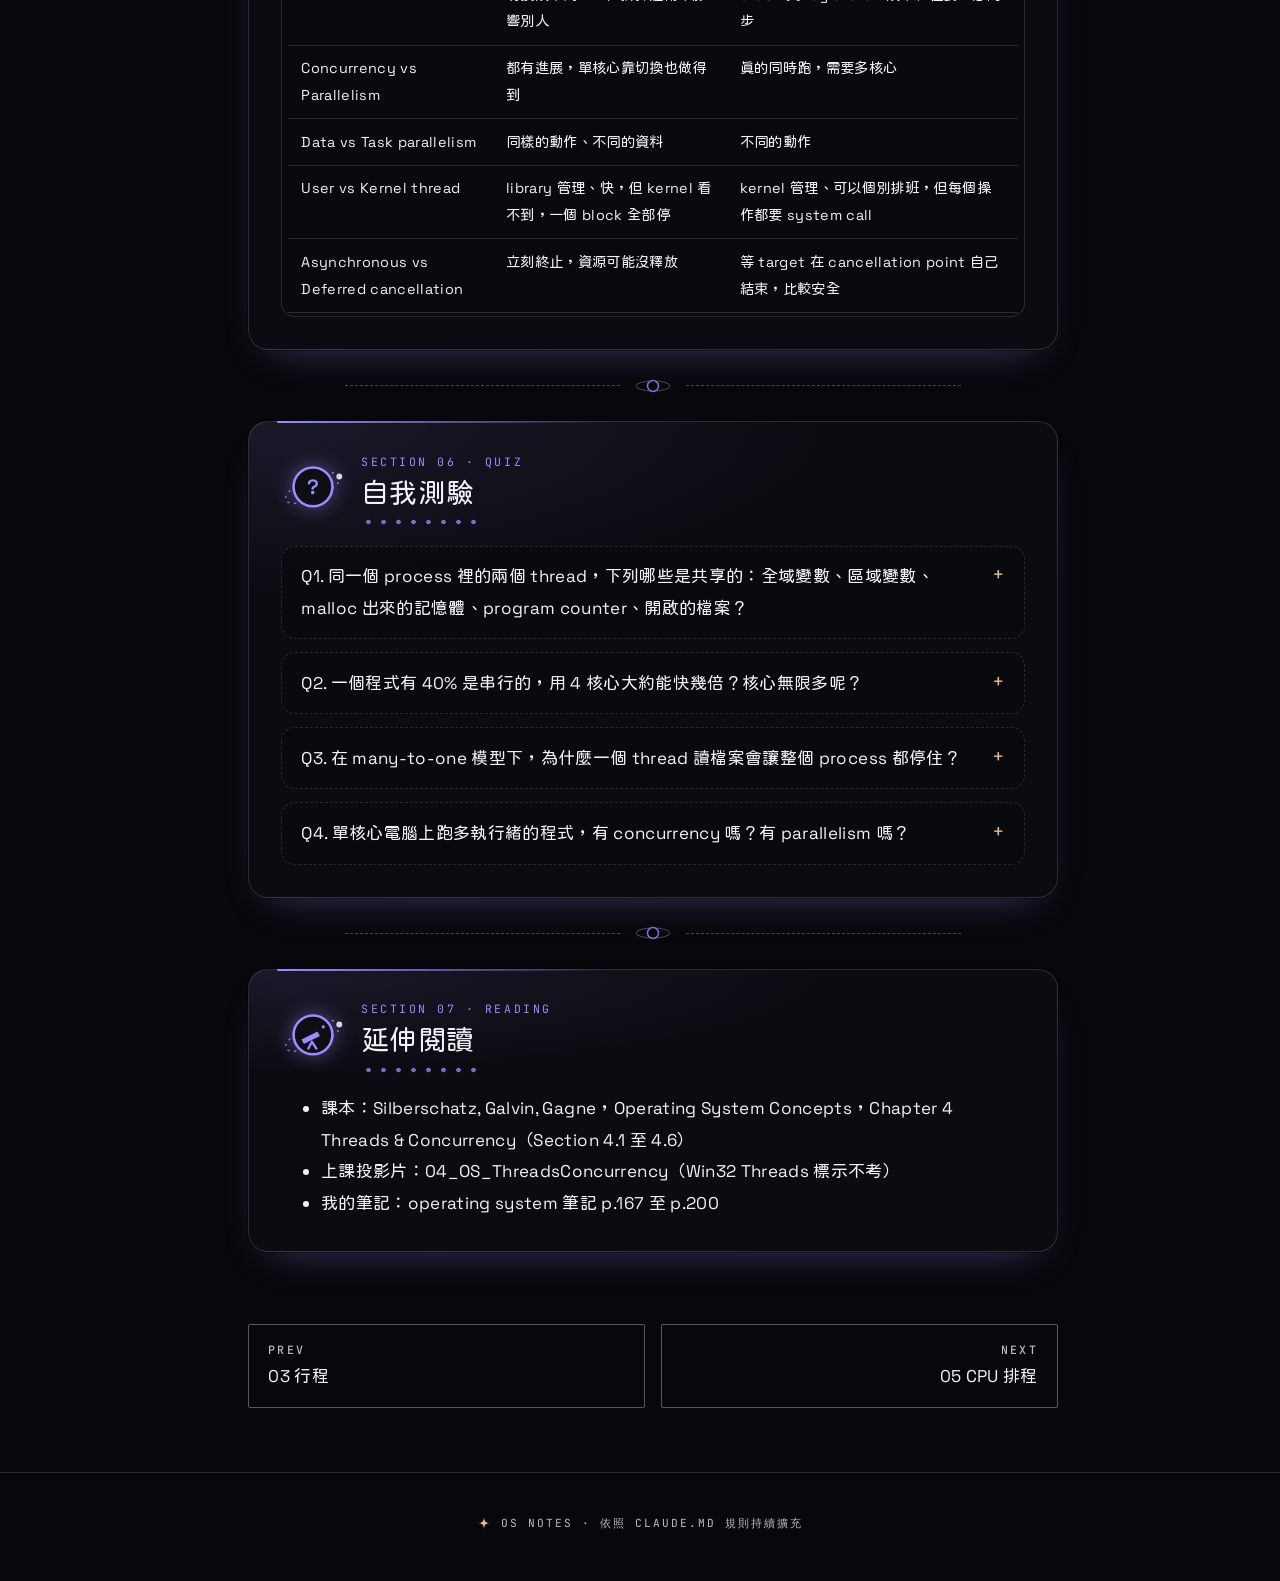
<file: chapters/04-threads.html>
<!DOCTYPE html>
<html lang="zh-Hant">
<head>
  <meta charset="UTF-8">
  <meta name="viewport" content="width=device-width, initial-scale=1.0">
  <title>04 執行緒與並行 Threads &amp; Concurrency｜OS 課程筆記</title>
  <link rel="stylesheet" href="../assets/fonts/fonts.css">
  <link rel="stylesheet" href="../assets/style.css">
</head>
<body data-root=".." data-chapter="04-threads">
  <header class="site-header">
    <a class="brand" href="../index.html">OS Notes</a>
    <button class="menu-btn" id="menu-btn" type="button">章節</button>
  </header>

  <div class="layout">
    <nav class="sidebar" id="sidebar"></nav>

    <main class="content">
      <header class="chapter-head">
        <p class="eyebrow">CHAPTER 04</p>
        <h1>執行緒與並行</h1>
        <p class="en">Threads &amp; Concurrency</p>
      </header>

      <h2 id="key-points">本章重點</h2>
      <div class="summary-box">
        <ul>
          <li>thread 是 CPU 使用的基本單位：同一個 process 的 thread 共享 code、data、heap、檔案，各自有 stack、PC、registers。</li>
          <li>多執行緒的四個好處：responsiveness、resource sharing、economy、scalability。</li>
          <li>concurrency 是好幾個任務都有進展，parallelism 是真的同時在跑；Amdahl's law 說明串行部分決定了加速的上限。</li>
          <li>user thread 要對應到 kernel thread 才能上 CPU，模型有 many-to-one、one-to-one、many-to-many、two-level，主流 OS 用 one-to-one。</li>
          <li>implicit threading（thread pool、fork-join、OpenMP、GCD）把建立 thread 的工作交給函式庫；還要注意 fork / exec、signal、thread cancellation、TLS 等問題。</li>
        </ul>
      </div>

      <h2 id="concepts">核心觀念</h2>

      <h3>Thread 是什麼</h3>
      <p><strong>Thread</strong> 是 basic unit of CPU utilization：CPU 真正在排班、執行的最小單位其實是 thread。一個 process 裡可以有一個或好幾個 thread。</p>
      <ul>
        <li><strong>共享的</strong>：code、data（全域變數）、heap（malloc 出來的東西只要拿到指標，任何 thread 都能存取）、開啟的檔案。</li>
        <li><strong>各自一份的</strong>：stack、PC、registers。因為每個 thread 執行的函式和進度都不一樣，local variables、函式參數、return address 如果共用一定會互相蓋掉。</li>
      </ul>
      <p>比喻：一個 process 像一間廚房（共用冰箱、爐子、食材），thread 是廚房裡的廚師，每個廚師有自己正在做的那道菜和自己的步驟筆記（stack、PC）。</p>
      <p>適合多執行緒的情境是：工作可以拆成好幾塊，而且各塊不太需要等彼此。例如：</p>
      <ul>
        <li>幫一大堆照片做縮圖：每張照片彼此獨立，一張丟給一個 thread。</li>
        <li>Word：一個 thread 顯示畫面、一個回應鍵盤滑鼠、一個做拼字檢查。</li>
        <li>瀏覽器：一個 thread 顯示圖片文字、一個從網路抓資料。</li>
        <li>kernel 本身也是多執行緒：Linux 開機會建立一堆 kernel thread，<code>kthreadd</code>（pid = 2）是其他 kernel thread 的 parent。</li>
      </ul>
      <div class="callout note">
        <strong>補充</strong>
        <p>Linux 在 kernel 裡其實不太區分 process 和 thread，一律叫 task，每個 task 都有一個 task_struct。差別只在建立時和誰共享多少東西：什麼都不共享就是我們說的 process，共享記憶體和檔案就是 thread。</p>
      </div>

      <h3>多執行緒的四個好處</h3>
      <dl class="terms">
        <dt>Responsiveness（回應性）</dt>
        <dd>程式某部分被 block 或在做很久的事，其他部分還能繼續跑。按下一個很耗時的按鈕時，單執行緒的介面會整個不理你；多執行緒可以把耗時工作丟給另一個 thread，介面照樣回應。</dd>
        <dt>Resource sharing（資源共享）</dt>
        <dd>同一個 process 的 thread 預設就共享記憶體和檔案；process 之間要共享，得用 shared memory 或 message passing，而且要特別規劃。</dd>
        <dt>Economy（經濟）</dt>
        <dd>建 process 要配記憶體和資源，成本很高；thread 共享所屬 process 的資源，建立和 context switch 都比較便宜，只要換 PC、registers、stack，不用換整個 address space。</dd>
        <dt>Scalability（可擴展性）</dt>
        <dd>不同 thread 可以在不同核心上平行跑；單執行緒的 process 不管機器有幾顆核心，都只能用其中一顆。</dd>
      </dl>
      <p>例如網站伺服器：每個 request 開一個 process 效能差；改成 server 收到 request 就建一個新 thread 去處理，自己馬上回去聽下一個 request，建立時間短、資源可以共享。但如果開到十萬個 thread 會出問題：</p>
      <ul>
        <li><strong>記憶體不夠</strong>：每個 thread 都要一份 stack。</li>
        <li><strong>切換成本爆炸</strong>：CPU 大部分時間都在 context switch。</li>
        <li><strong>系統資源有上限</strong>：每個 thread 在 kernel 裡都要佔資料結構。</li>
      </ul>
      <p>這也是 thread pool 存在的原因。</p>

      <h3>Concurrency 與 Parallelism</h3>
      <dl class="terms">
        <dt>Concurrency（並行）</dt>
        <dd>好幾個任務都有進展。單核心也做得到：scheduler 快速切換，同一時間核心其實只在跑一個 thread，只是看起來像同時。</dd>
        <dt>Parallelism（平行）</dt>
        <dd>好幾個任務真的同時在跑，需要多核心。parallelism 一定也是 concurrency，反過來不一定。</dd>
      </dl>
      <p>多核心程式設計的五個挑戰：</p>
      <ol>
        <li><strong>Identify tasks</strong>：找出可以平行化的工作。</li>
        <li><strong>Balance</strong>：每個核心工作量要平均，避免有的過載、有的閒置。</li>
        <li><strong>Data splitting</strong>：資料也要跟著切，不然 4 個 thread 都從頭掃到尾，等於同一件事做 4 遍。</li>
        <li><strong>Data dependency</strong>：有些 task 要等別人的結果，要檢查誰依賴誰。</li>
        <li><strong>Testing and debugging</strong>：thread 交錯順序的組合超多，bug 時有時無。</li>
      </ol>
      <dl class="terms">
        <dt>Data parallelism</dt>
        <dd>同樣的工作，做在不同的資料上。例如雙核心加總陣列，thread A 加前半、thread B 加後半。</dd>
        <dt>Task parallelism</dt>
        <dd>不同的工作，做在同樣（或不同）的資料上。例如兩個 thread 對同一個陣列各自做不同的統計。判斷方式：每個 thread 的動作都一樣只是資料不同就是 data，動作不一樣就是 task。</dd>
      </dl>

      <h3>Amdahl's Law</h3>
      <p>一個程式分成兩部分：串行（serial）部分比例是 S，只能一個核心做；平行部分比例是 1 − S，可以平均分給 N 個核心。原本單核心花 1 單位時間，用 N 核心後變成 S + (1 − S) / N，所以：</p>
      <pre class="diagram">                      1
speedup  &lt;=  -----------------
              S + (1 - S) / N

N -> infinity  :  speedup -> 1 / S</pre>
      <p>重點是：串行部分對加速有決定性的影響。就算核心無限多，最多也只能快 1 / S 倍。</p>

      <h3>User thread 與 Kernel thread</h3>
      <dl class="terms">
        <dt>User thread</dt>
        <dd>由 user space 的 thread library 管理，kernel 不知道它們存在，在 kernel 眼中只是一個普通 process。library 在 process 自己的記憶體裡開一張小表記錄每個 thread 的 PC、registers、stack，自己做切換，所以管理很快（不需要 system call）。缺點是只要其中一個 thread 呼叫會 block 的 system call（例如讀檔），kernel 以為整個 process 在等 I/O，全部一起停。</dd>
        <dt>Kernel thread</dt>
        <dd>kernel 直接支援、知道每一個 thread，可以個別排班，一個卡住就換另一個；代價是每個操作都要找 kernel，比較慢。</dd>
      </dl>
      <p>CPU 要跑誰只有 kernel 能決定，而 kernel 的 scheduler 只認得自己名冊上的 kernel thread。user thread 要真的跑起來，必須搭在某個被排上 CPU 的 kernel thread 上。可以把 kernel thread 想成上 CPU 的通行證。</p>

      <h3>Multithreading models</h3>
      <dl class="terms">
        <dt>Many-to-One</dt>
        <dd>多個 user thread 對應到一個 kernel thread，用在不支援 kernel thread 的系統。thread 管理都在 user space，效率高；但一個 block 全部 block，而且同一時間只有一個能上 CPU，沒辦法利用多核心。</dd>
        <dt>One-to-One</dt>
        <dd>每個 user thread 對應一個 kernel thread。concurrency 比較好，一個 block 可以換別的，也能在多核心上平行跑；缺點是建一個 user thread 就要建一個 kernel thread，數量太多會拖累系統。Linux、Windows 等主流 OS 幾乎都用這個模型。</dd>
        <dt>Many-to-Many</dt>
        <dd>多個 user thread 對應到數量較少或相等的 kernel thread，OS 決定要開幾個 kernel thread。兼顧兩邊優點但很難實作；核心數變多後必要性降低，不過常被 implicit threading 拿來用。</dd>
        <dt>Two-level model</dt>
        <dd>many-to-many 的變形，大部分照 many-to-many，但允許某個 user thread 綁定（bound）到一個專屬的 kernel thread。</dd>
      </dl>

      <h3>Thread libraries</h3>
      <ul>
        <li><strong>Pthreads</strong>：POSIX 標準（IEEE 1003.1c）定義的 API 規格，Linux、macOS 都有實作。可以是 user-level 或 kernel-level library。</li>
        <li><strong>Windows threads</strong>（Win32）：Windows 的 kernel-level library。依投影片標示，這部分不考。</li>
        <li><strong>Java threads</strong>：由 JVM 管理，底層用宿主 OS 的 thread library 實作。</li>
      </ul>
      <p>兩種用法：</p>
      <ul>
        <li><strong>Asynchronous threading</strong>：parent 建好 child thread 就繼續做自己的事，彼此幾乎不共享資料。</li>
        <li><strong>Synchronous threading</strong>：parent 要等所有 child 結束（join）才繼續，通常 child 有算出結果要交給 parent。因為 thread 不容易有回傳值，範例常用全域變數放結果。</li>
      </ul>

      <h3>Implicit threading</h3>
      <p>thread 數量一多，正確地管理它們很難，所以把建立和管理 thread 的工作交給編譯器和函式庫，程式設計師只要找出可以平行的 task。</p>
      <dl class="terms">
        <dt>Thread pool</dt>
        <dd>啟動時先建好一批 thread 放在池子裡等工作，有 task 就交給一個閒置的 thread，做完回池子。用現成的 thread 比臨時建立快，也限制了 thread 的總數；而且把「執行 task」和「建立 task」分開，可以用不同策略執行，例如延遲或週期性執行。</dd>
        <dt>Fork-Join</dt>
        <dd>主 thread fork 出好幾個子 task，等它們都做完再 join 合併結果。常見寫法是遞迴：問題太大就切兩半丟出去，切到夠小才直接算（Java 的 ForkJoinPool）。</dd>
        <dt>OpenMP</dt>
        <dd>在 C / C++ 程式裡用 <code>#pragma omp parallel</code> 標記平行區塊，compiler 看到後會自動建立和核心數一樣多的 thread。</dd>
        <dt>Grand Central Dispatch（GCD）</dt>
        <dd>Apple 的技術，把 task 放進 dispatch queue，由系統用 thread pool 取出來執行，就是 queue + thread pool。</dd>
      </dl>

      <h3>Threading issues</h3>
      <dl class="terms">
        <dt>fork() 與 exec() 的語意</dt>
        <dd>多執行緒的 process 裡某個 thread 呼叫 fork()，新的 process 要複製所有 thread 還是只複製呼叫的那一個？有些 Unix 兩種版本都提供。如果 fork 之後馬上 exec()，整個程式都會被換掉，那只複製呼叫的 thread 就夠了。</dd>
        <dt>Signal handling</dt>
        <dd>signal 用來通知 process 某個事件發生。synchronous signal（例如除以 0、非法存取記憶體）是程式自己造成的，送給造成它的那個 thread；asynchronous signal（例如按 Ctrl-C）跟程式跑到哪一行無關，可以送給所有 thread、特定 thread，或指定一個 thread 專門接收。</dd>
        <dt>Thread cancellation</dt>
        <dd>在 thread 做完前就終止它（target thread）。<strong>asynchronous cancellation</strong> 立刻終止，可能留下做到一半的資料或沒釋放的資源；<strong>deferred cancellation</strong> 只是插一面旗子，target 自己在 cancellation point 檢查到才安全地結束。Pthreads 的 <code>pthread_cancel</code> 只是提出請求，預設是 deferred；Java 用 <code>interrupt()</code>。</dd>
        <dt>Thread-Local Storage（TLS）</dt>
        <dd>每個 thread 自己一份、但在函式之間都看得到的資料，介於 local 變數（函式結束就消失）和全域變數（大家共用）之間。例如交易系統裡每個 thread 處理的交易編號。</dd>
      </dl>

      <h2 id="example">實際例子</h2>
      <h3>Amdahl's law 算一次</h3>
      <p>假設一個程式 25% 是串行（S = 0.25），75% 可以平行：</p>
      <div class="table-wrap">
        <table>
          <thead><tr><th class="num">核心數 N</th><th>計算</th><th class="num">speedup</th></tr></thead>
          <tbody>
            <tr><td class="num">1</td><td>1 / (0.25 + 0.75)</td><td class="num">1.00</td></tr>
            <tr><td class="num">2</td><td>1 / (0.25 + 0.375)</td><td class="num">1.60</td></tr>
            <tr><td class="num">4</td><td>1 / (0.25 + 0.1875)</td><td class="num">2.29</td></tr>
            <tr><td class="num">8</td><td>1 / (0.25 + 0.09375)</td><td class="num">2.91</td></tr>
            <tr class="best"><td class="num">∞</td><td>1 / 0.25</td><td class="num">4.00</td></tr>
          </tbody>
        </table>
      </div>
      <p>核心從 1 個加到 8 個，速度只快了不到 3 倍；就算無限多核心，也不會超過 4 倍。想再變快，要想辦法縮小串行的部分。</p>

      <h3>Pthreads：用另一個 thread 算 1 加到 N</h3>
      <pre class="lang-c"><code>#include &lt;pthread.h&gt;
#include &lt;stdio.h&gt;
#include &lt;stdlib.h&gt;

int sum;                       /* thread 共享的全域變數 */
void *runner(void *param);

int main(int argc, char *argv[]) {
    pthread_t tid;
    pthread_attr_t attr;
    if (argc != 2) {
        fprintf(stderr, "usage: %s &lt;n&gt;\n", argv[0]);
        return 1;
    }
    pthread_attr_init(&amp;attr);                      /* 預設屬性 */
    pthread_create(&amp;tid, &amp;attr, runner, argv[1]);  /* 建立 thread */
    pthread_join(tid, NULL);                       /* 等它做完 */
    printf("sum = %d\n", sum);
    return 0;
}

void *runner(void *param) {
    int upper = atoi(param);
    sum = 0;
    for (int i = 1; i &lt;= upper; i++)
        sum += i;
    pthread_exit(0);
}</code></pre>
      <p>編譯與執行：<code>gcc sum.c -o sum -pthread</code>，<code>./sum 10</code> 印出 <code>sum = 55</code>。</p>
      <ol>
        <li>main 用 <code>pthread_create</code> 建立新的 thread，指定它從 <code>runner</code> 開始跑，參數是 "10"。</li>
        <li>兩個 thread 共用全域變數 <code>sum</code>，runner 把結果寫進去。這就是用全域變數「回傳」結果的原因。</li>
        <li>main 用 <code>pthread_join</code> 等 runner 結束（synchronous threading），所以印出時一定已經算完。拿掉 join 的話，main 可能在 runner 算完前就印出 0。</li>
      </ol>

      <h2 id="pseudocode">Pseudocode</h2>
      <h3>Thread pool</h3>
      <pre class="pseudo"><code>FUNCTION create_pool(k)
    queue = empty task queue
    FOR i = 1 TO k
        create_thread(worker)            // 一開始就建好 k 個
    END FOR
END FUNCTION

FUNCTION worker()
    WHILE true
        task = queue.take()              // 沒工作就睡著等
        task.run()                       // 做完回來接下一個
    END WHILE
END FUNCTION

FUNCTION submit(task)
    queue.put(task)                      // 不用為每個 task 建新 thread
END FUNCTION</code></pre>

      <h3>Fork-Join：遞迴加總陣列</h3>
      <pre class="pseudo"><code>FUNCTION sum(array, lo, hi)
    IF hi - lo &lt;= THRESHOLD THEN
        // 工作夠小了，直接算
        RETURN array[lo] + ... + array[hi]
    END IF
    mid = (lo + hi) / 2
    left  = fork( sum(array, lo, mid) )      // 丟給別的 thread
    right = sum(array, mid + 1, hi)          // 自己做右半
    RETURN join(left) + right                // 等左半做完再合併
END FUNCTION</code></pre>

      <h3>Deferred cancellation</h3>
      <pre class="pseudo"><code>// 提出取消的一方
pthread_cancel(target)                   // 只是插一面旗子

// target thread
WHILE has_more_work()
    do_one_step()
    IF cancel_requested() THEN           // cancellation point
        release_resources()              // 安全地收尾
        pthread_exit()
    END IF
END WHILE</code></pre>

      <h2 id="comparison">比較整理</h2>
      <h3>Multithreading models</h3>
      <div class="table-wrap">
        <table>
          <thead><tr><th>模型</th><th>對應方式</th><th>一個 block 時</th><th>能用多核心</th><th>缺點</th></tr></thead>
          <tbody>
            <tr><td>Many-to-One</td><td>多個 user → 1 個 kernel</td><td>全部 block</td><td>不能</td><td>無法平行</td></tr>
            <tr class="best"><td>One-to-One</td><td>1 個 user → 1 個 kernel</td><td>其他照常</td><td>能</td><td>kernel thread 太多拖累系統</td></tr>
            <tr><td>Many-to-Many</td><td>多個 user → 較少或相等的 kernel</td><td>其他照常</td><td>能</td><td>很難實作</td></tr>
            <tr><td>Two-level</td><td>many-to-many 加上 bound thread</td><td>其他照常</td><td>能</td><td>更複雜</td></tr>
          </tbody>
        </table>
      </div>

      <h3>其他常考的對照</h3>
      <div class="table-wrap">
        <table>
          <thead><tr><th>比較</th><th>A</th><th>B</th></tr></thead>
          <tbody>
            <tr><td>Process vs Thread</td><td>獨立 address space，建立和切換成本高，一個掛掉通常不影響別人</td><td>共享 code、data、heap、檔案，各自 stack 與 registers，成本低但要注意同步</td></tr>
            <tr><td>Concurrency vs Parallelism</td><td>都有進展，單核心靠切換也做得到</td><td>真的同時跑，需要多核心</td></tr>
            <tr><td>Data vs Task parallelism</td><td>同樣的動作、不同的資料</td><td>不同的動作</td></tr>
            <tr><td>User vs Kernel thread</td><td>library 管理、快，但 kernel 看不到，一個 block 全部停</td><td>kernel 管理、可以個別排班，但每個操作都要 system call</td></tr>
            <tr><td>Asynchronous vs Deferred cancellation</td><td>立刻終止，資源可能沒釋放</td><td>等 target 在 cancellation point 自己結束，比較安全</td></tr>
          </tbody>
        </table>
      </div>

      <h2 id="quiz">自我測驗</h2>
      <details class="quiz">
        <summary>Q1. 同一個 process 裡的兩個 thread，下列哪些是共享的：全域變數、區域變數、malloc 出來的記憶體、program counter、開啟的檔案？</summary>
        <p><strong>答案：</strong>共享的是全域變數、malloc 出來的記憶體（heap）、開啟的檔案；區域變數和 program counter 各自一份。</p>
        <p><strong>原因：</strong>區域變數放在 stack，每個 thread 正在執行的函式和進度都不同，共用 stack 會互相蓋掉 return address 和變數，所以 stack、PC、registers 一定要各自一份。其他屬於 process 的資源（code、data、heap、檔案）都共享。</p>
      </details>
      <details class="quiz">
        <summary>Q2. 一個程式有 40% 是串行的，用 4 核心大約能快幾倍？核心無限多呢？</summary>
        <p><strong>答案：</strong>4 核心約 1.82 倍；無限多核心最多 2.5 倍。</p>
        <p><strong>原因：</strong>S = 0.4，speedup = 1 / (0.4 + 0.6 / 4) = 1 / 0.55 ≈ 1.82。N 趨近無限大時 0.6 / N → 0，speedup → 1 / 0.4 = 2.5。串行比例越大，多加核心的效果越差。</p>
      </details>
      <details class="quiz">
        <summary>Q3. 在 many-to-one 模型下，為什麼一個 thread 讀檔案會讓整個 process 都停住？</summary>
        <p><strong>答案：</strong>因為 kernel 只看到一個 kernel thread（一個執行單位），它進入 waiting 時，藏在後面的所有 user thread 都跟著停。</p>
        <p><strong>原因：</strong>讀檔是 blocking system call，kernel 把這個唯一的 kernel thread 移到 wait queue。kernel 不知道 process 裡還有其他 user thread 可以跑，library 也拿不到 CPU 去切換，所以全部卡住。one-to-one 模型下其他 thread 各有自己的 kernel thread，就不會被拖累。</p>
      </details>
      <details class="quiz">
        <summary>Q4. 單核心電腦上跑多執行緒的程式，有 concurrency 嗎？有 parallelism 嗎？</summary>
        <p><strong>答案：</strong>有 concurrency，沒有 parallelism。</p>
        <p><strong>原因：</strong>scheduler 快速在 thread 之間切換，每個 thread 都有進展，所以是 concurrency；但同一時間只有一個核心、只能執行一個 thread，沒有真正同時在跑，所以沒有 parallelism。多執行緒在單核心上仍然有好處，例如介面不會因為一個耗時工作卡住（responsiveness）。</p>
      </details>

      <h2 id="reading">延伸閱讀</h2>
      <ul>
        <li>課本：Silberschatz, Galvin, Gagne，<em>Operating System Concepts</em>，Chapter 4 Threads &amp; Concurrency（Section 4.1 至 4.6）</li>
        <li>上課投影片：04_OS_ThreadsConcurrency（Win32 Threads 標示不考）</li>
        <li>我的筆記：operating system 筆記 p.167 至 p.200</li>
      </ul>

      <nav class="pager" id="pager"></nav>
    </main>

    <aside class="toc" id="toc"></aside>
  </div>

  <footer class="site-footer">OS Notes · 依照 CLAUDE.md 規則持續擴充</footer>
  <script src="../assets/glossary.js"></script>
  <script src="../assets/site.js"></script>
</body>
</html>
</file>
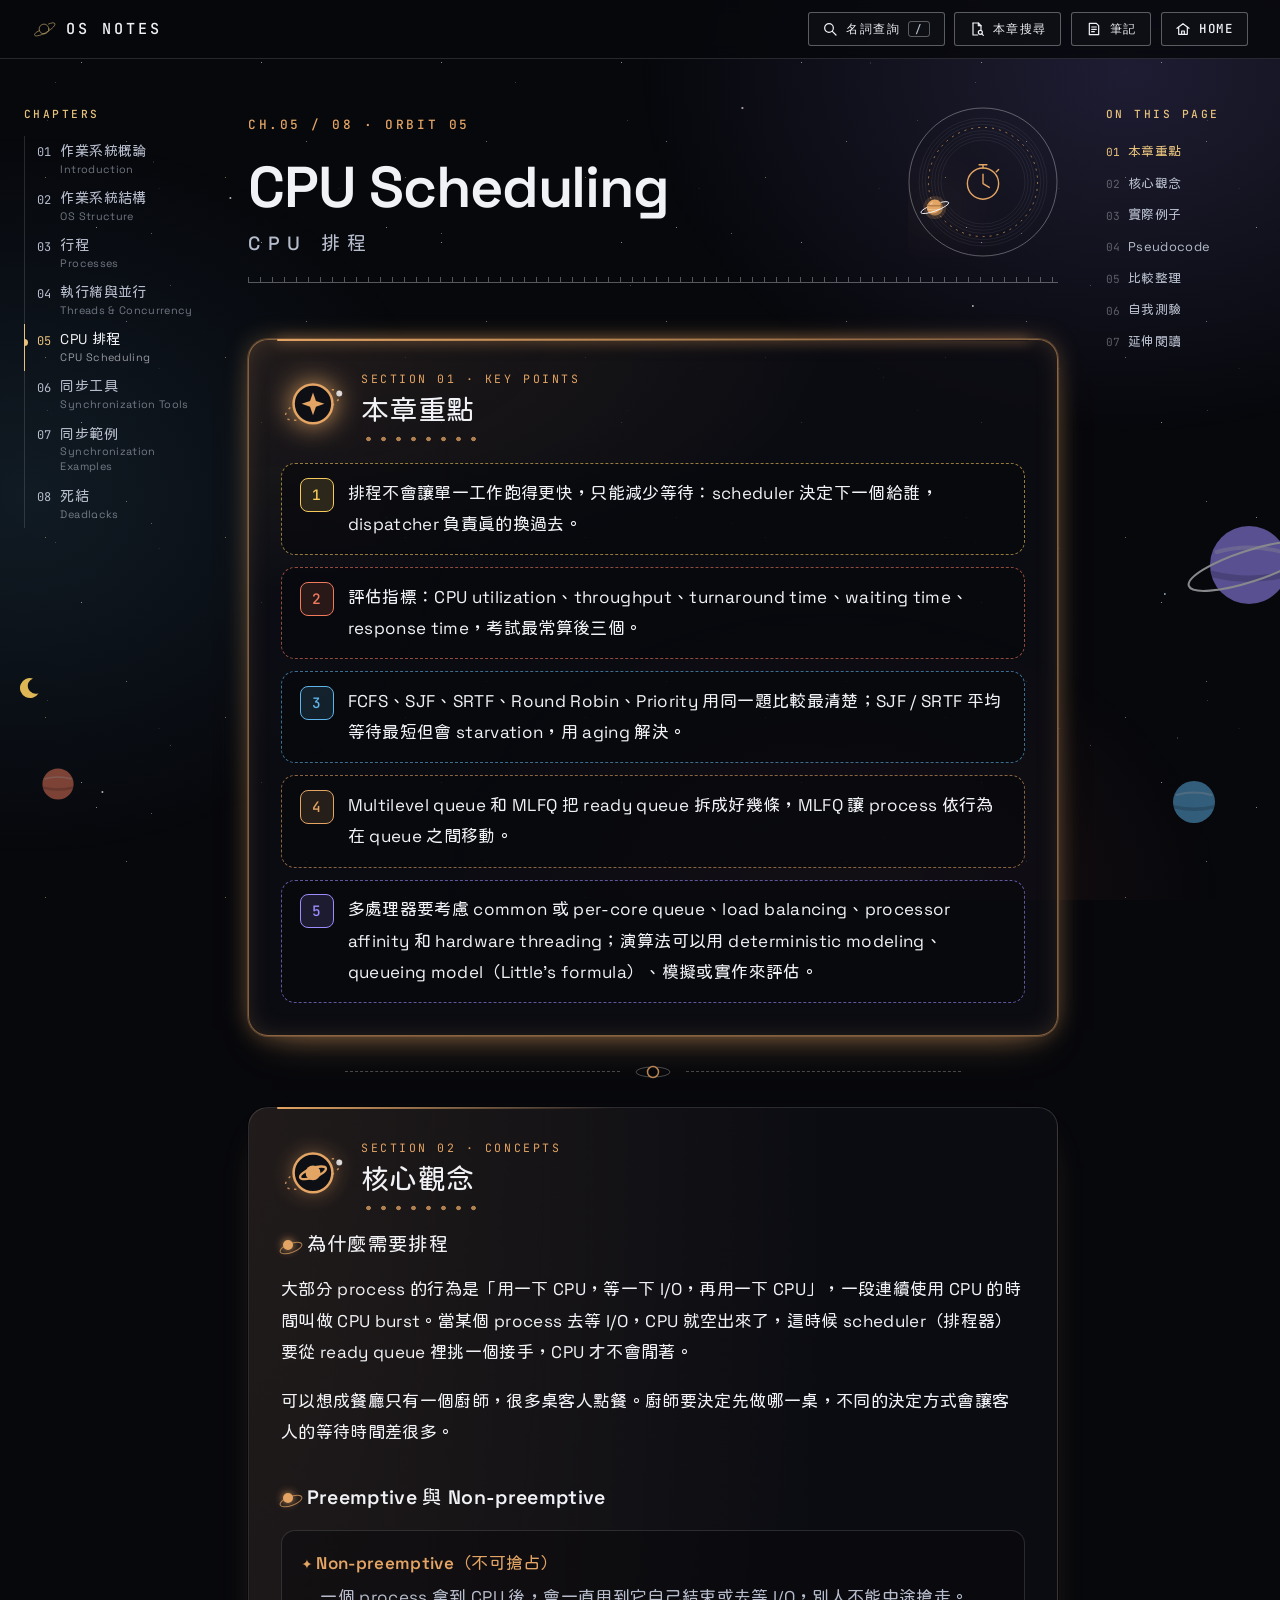
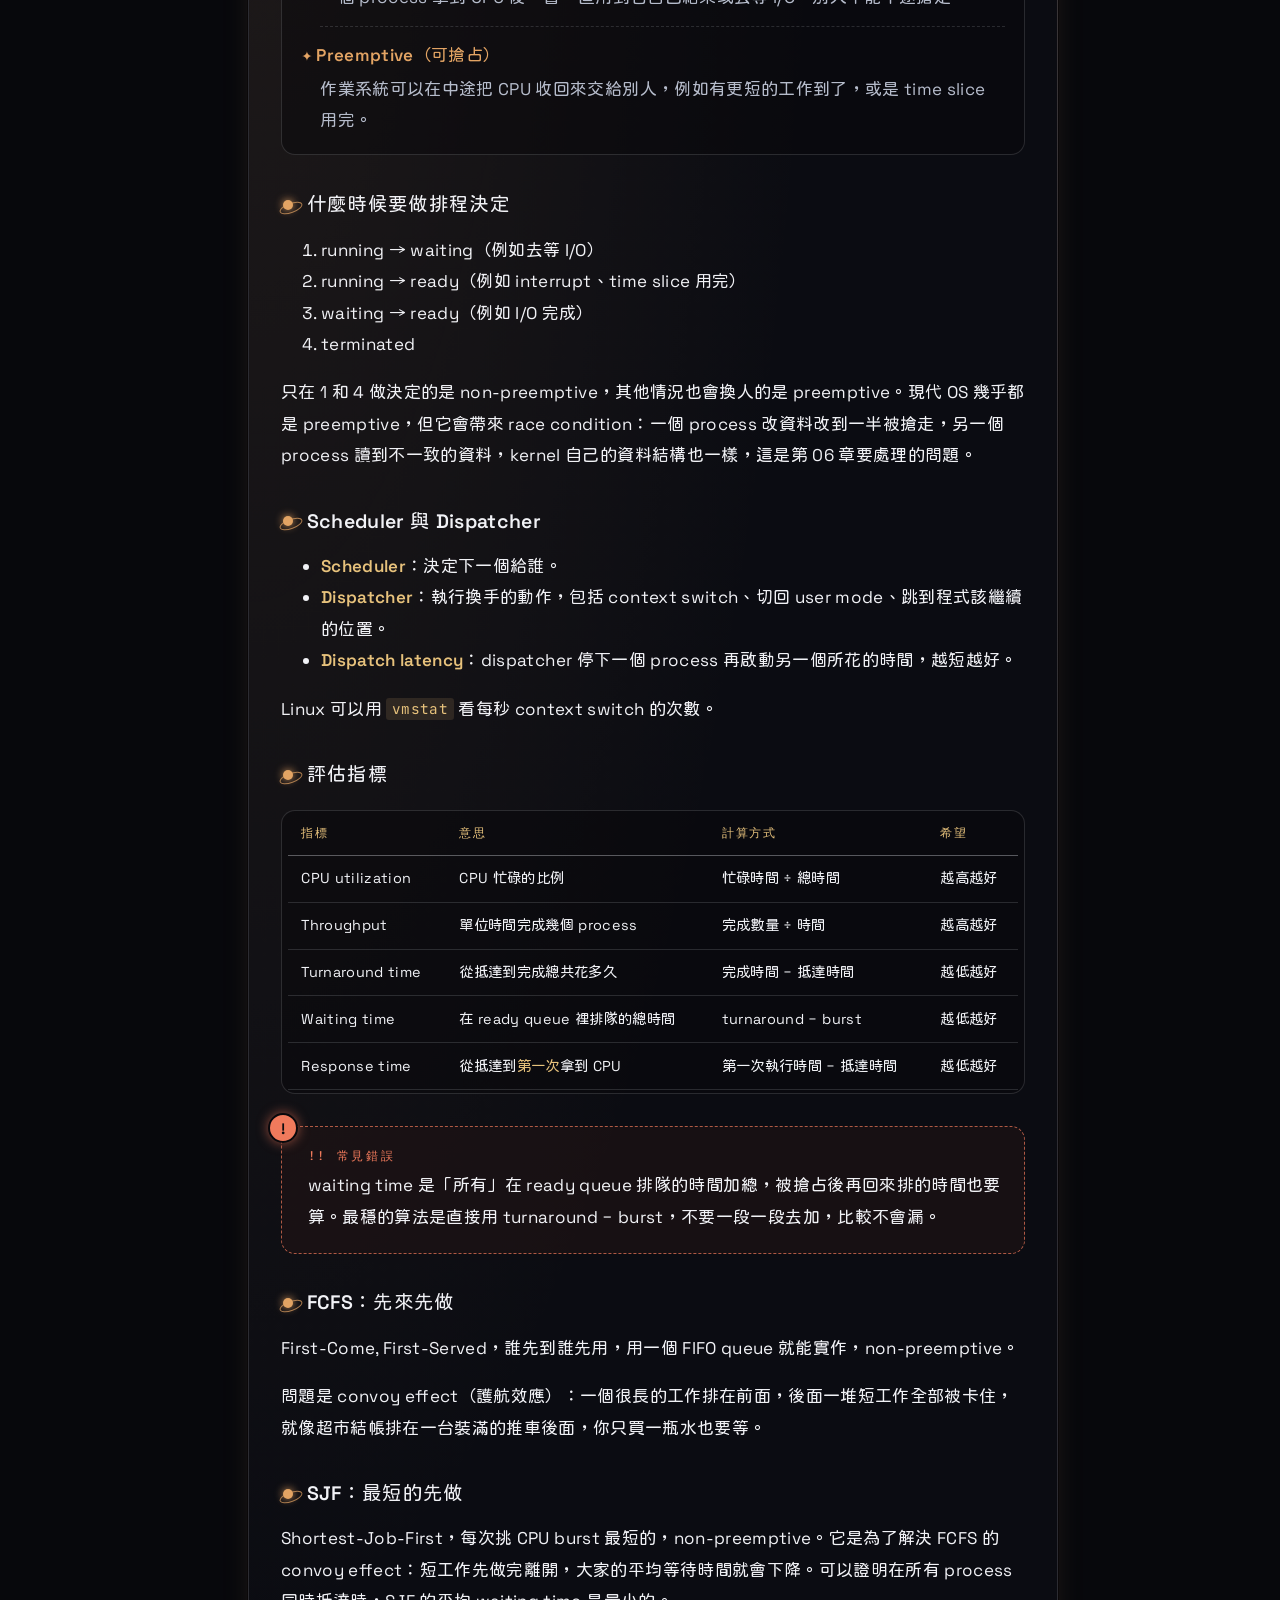
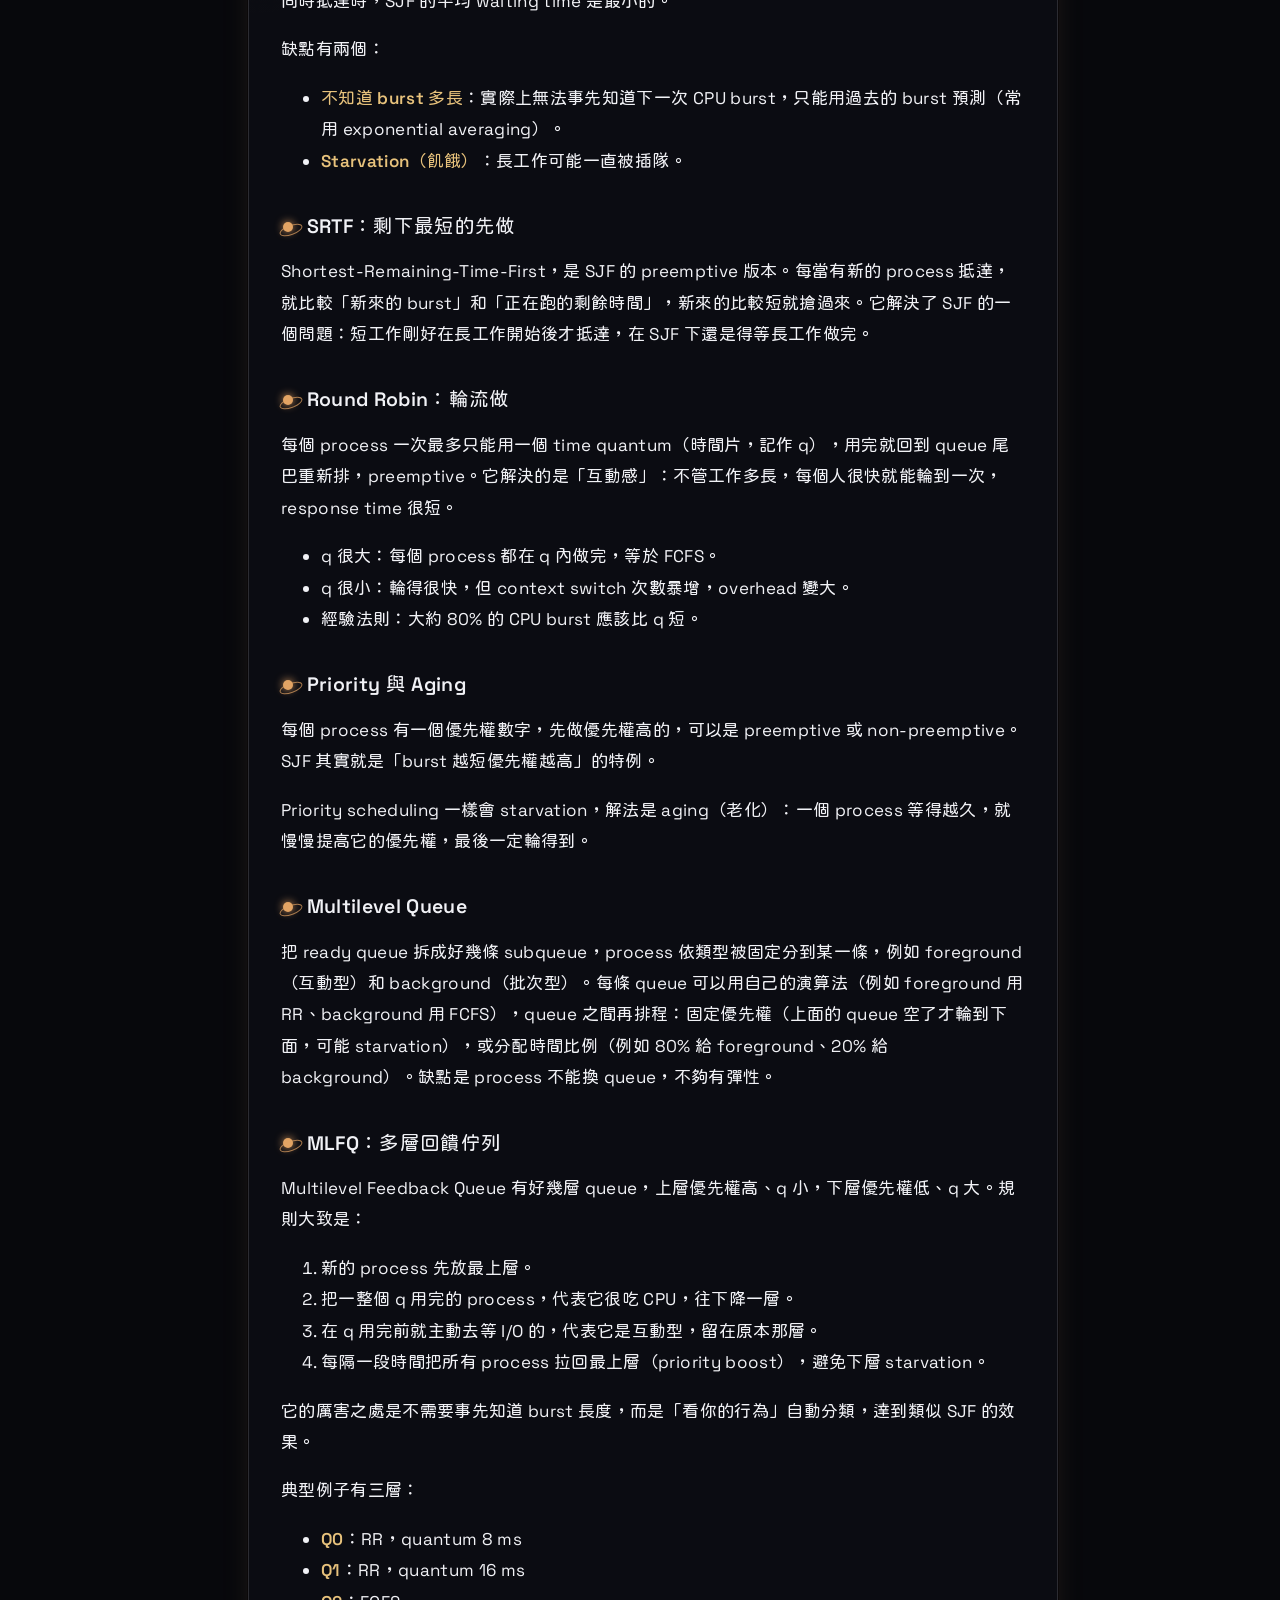
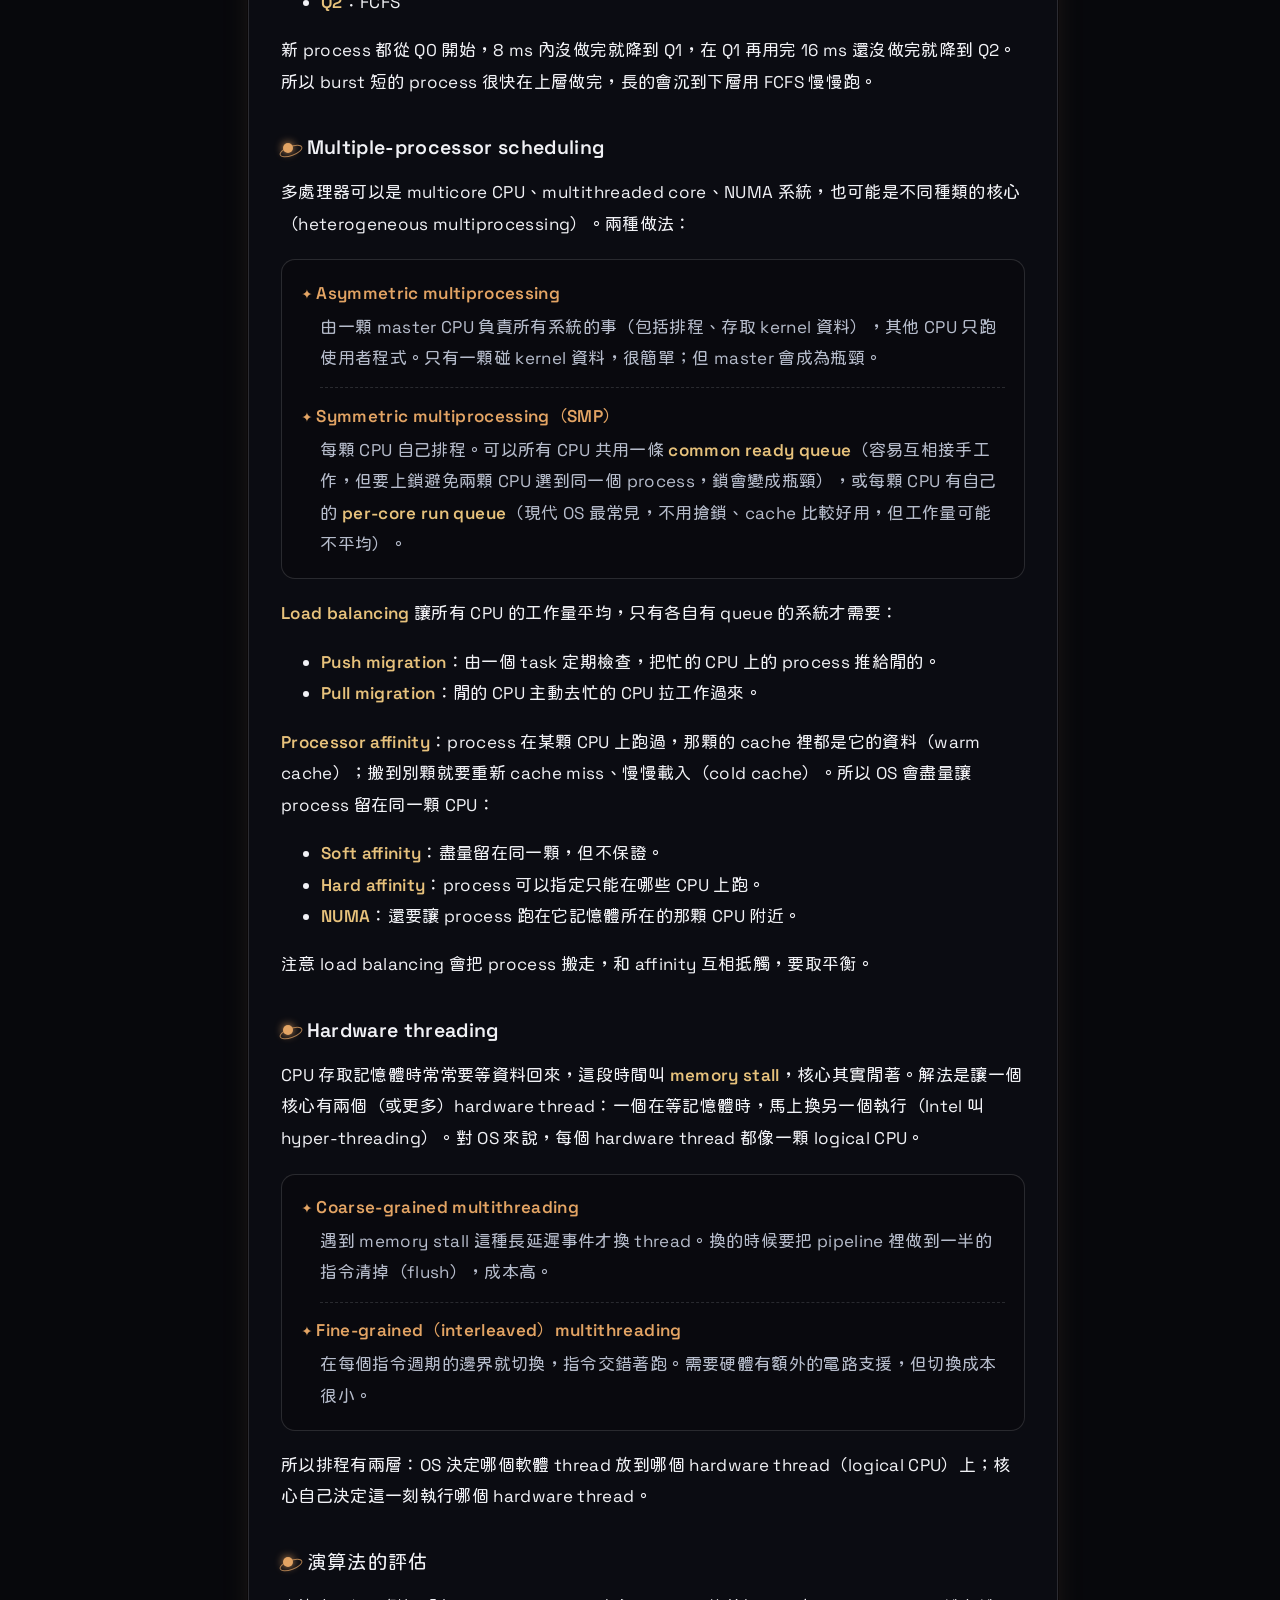
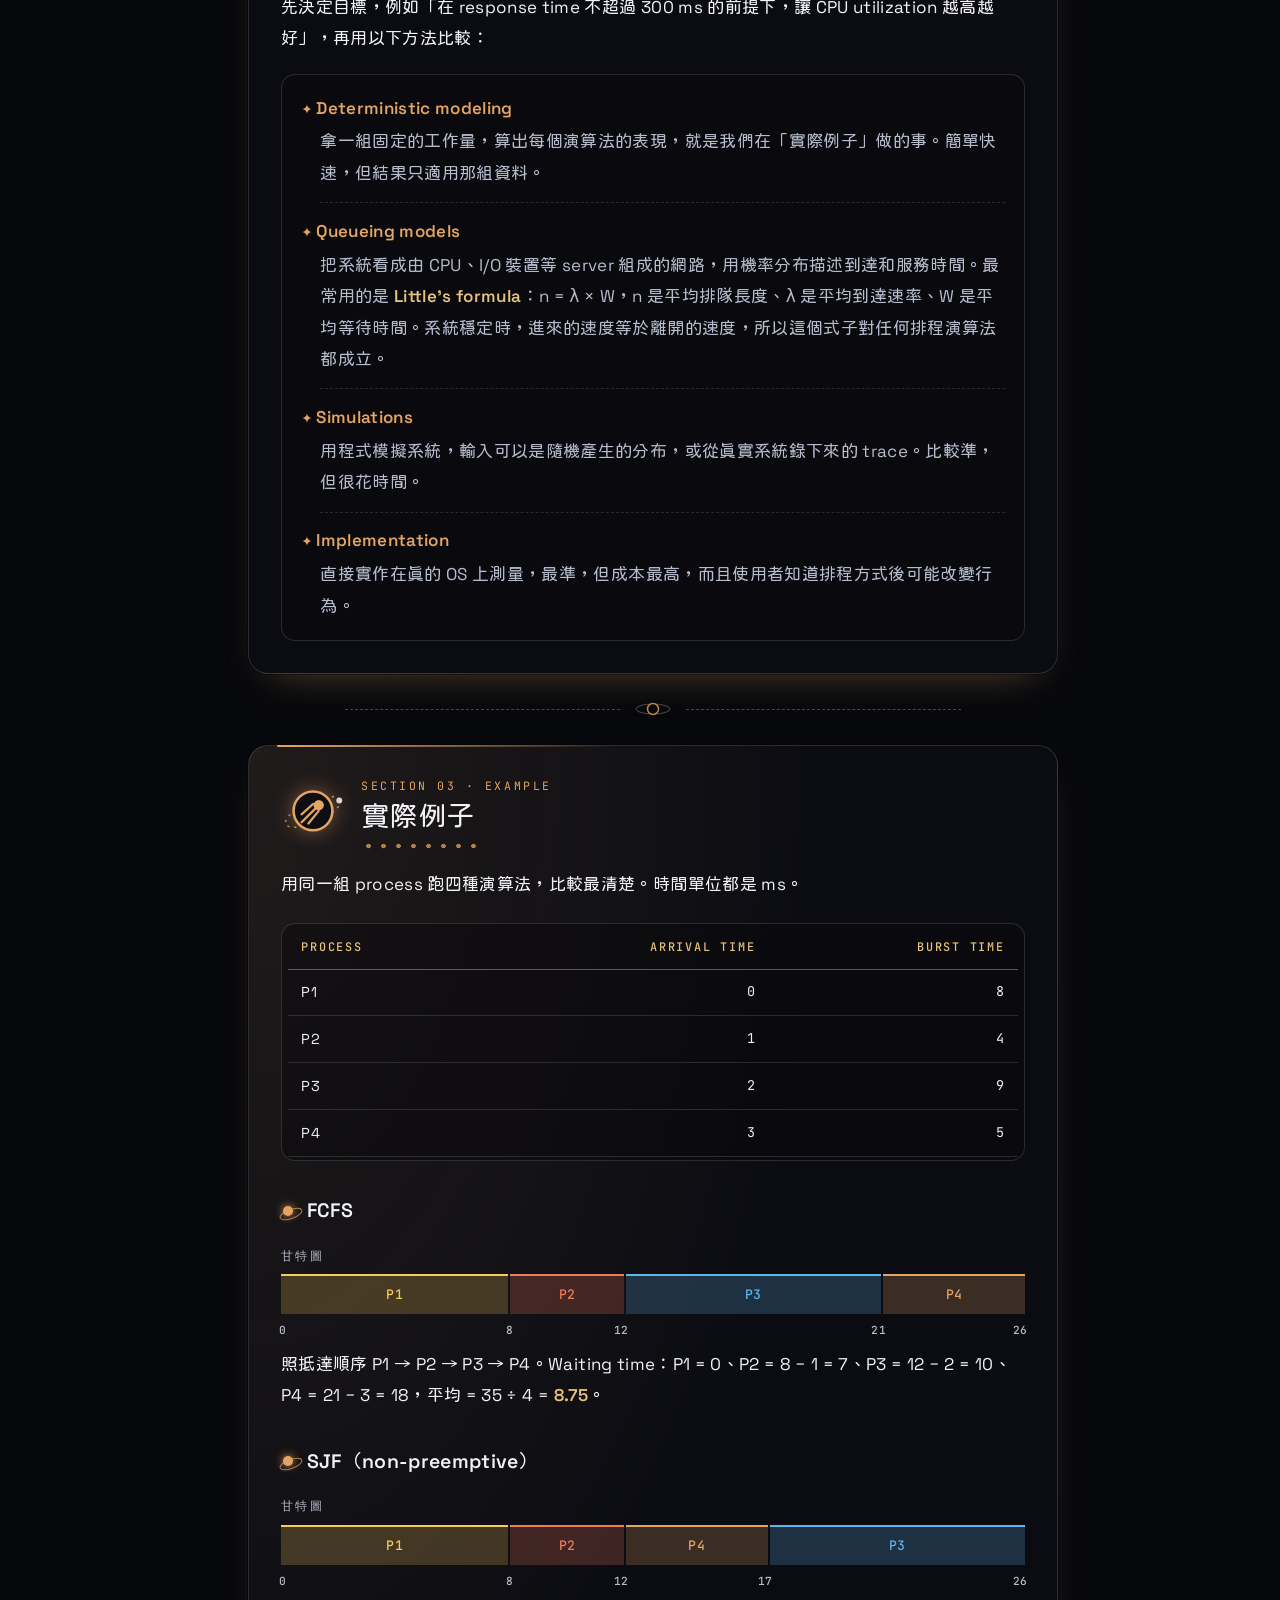
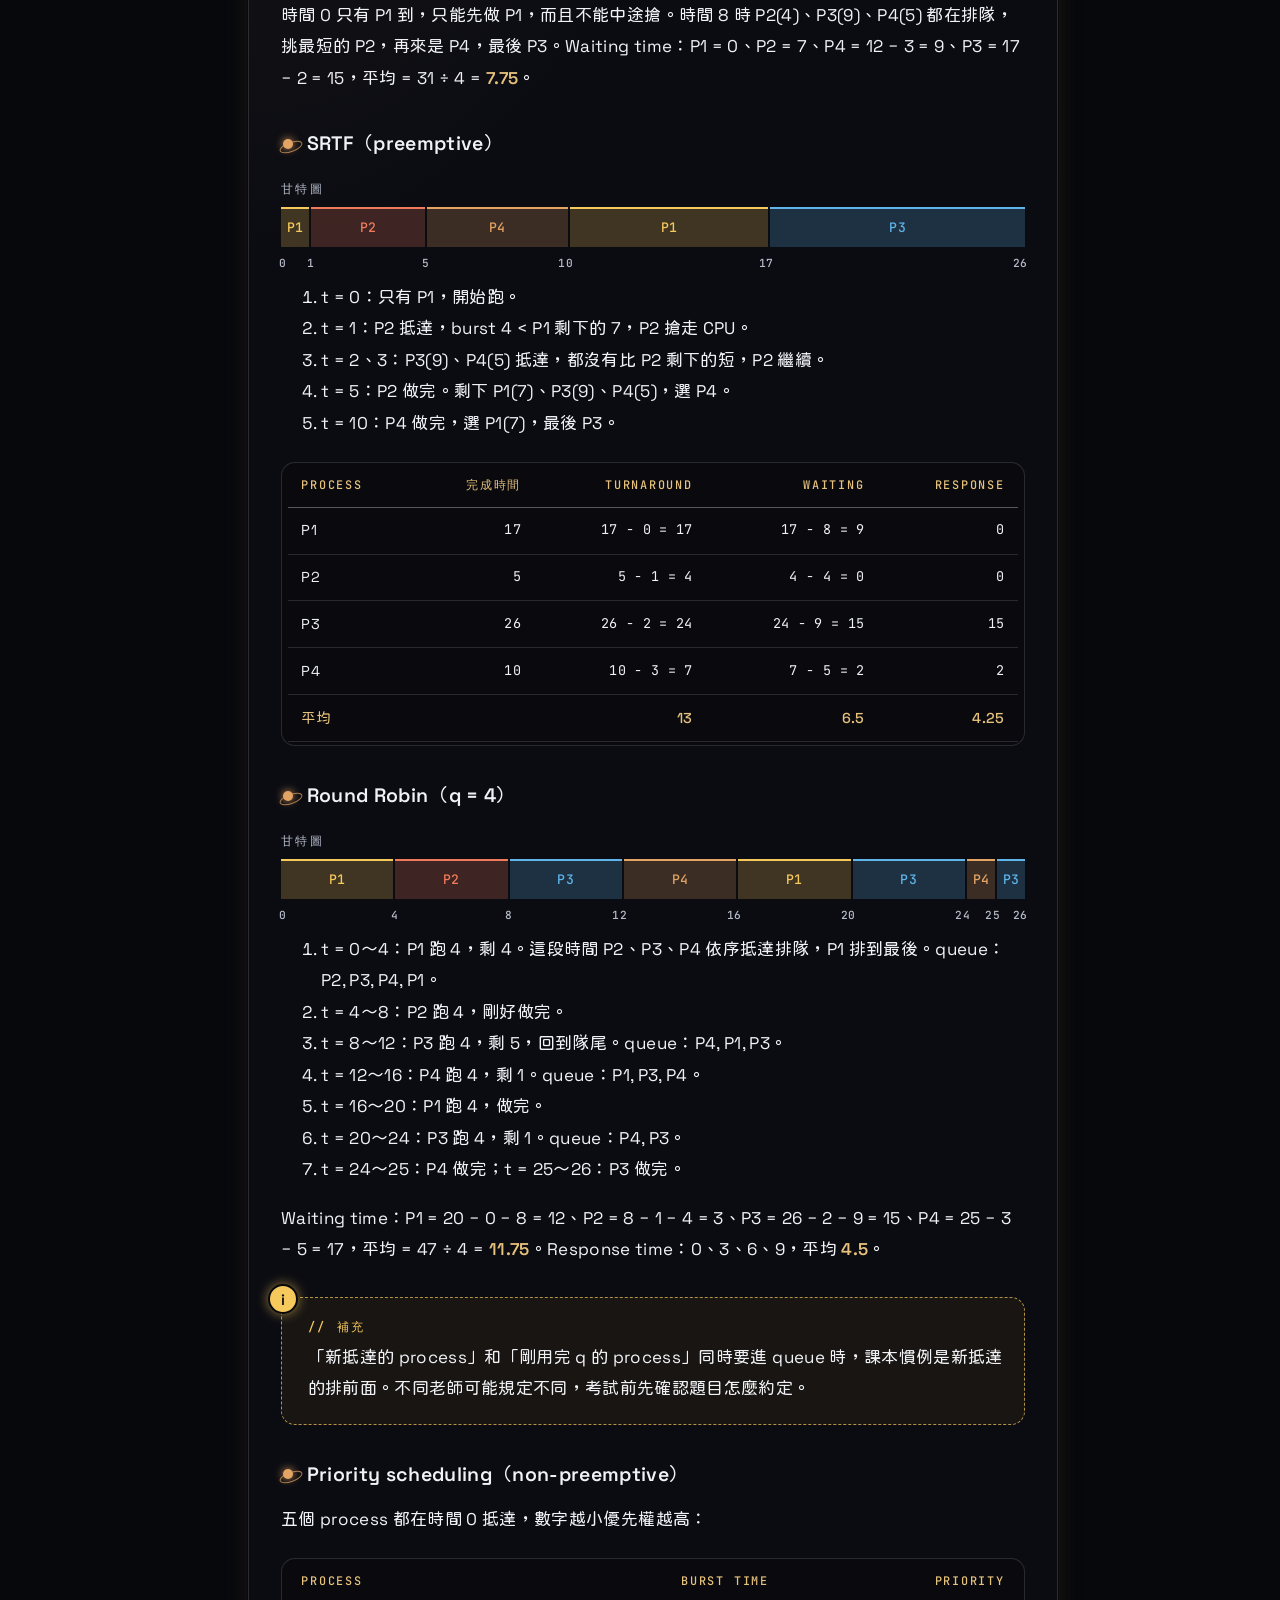
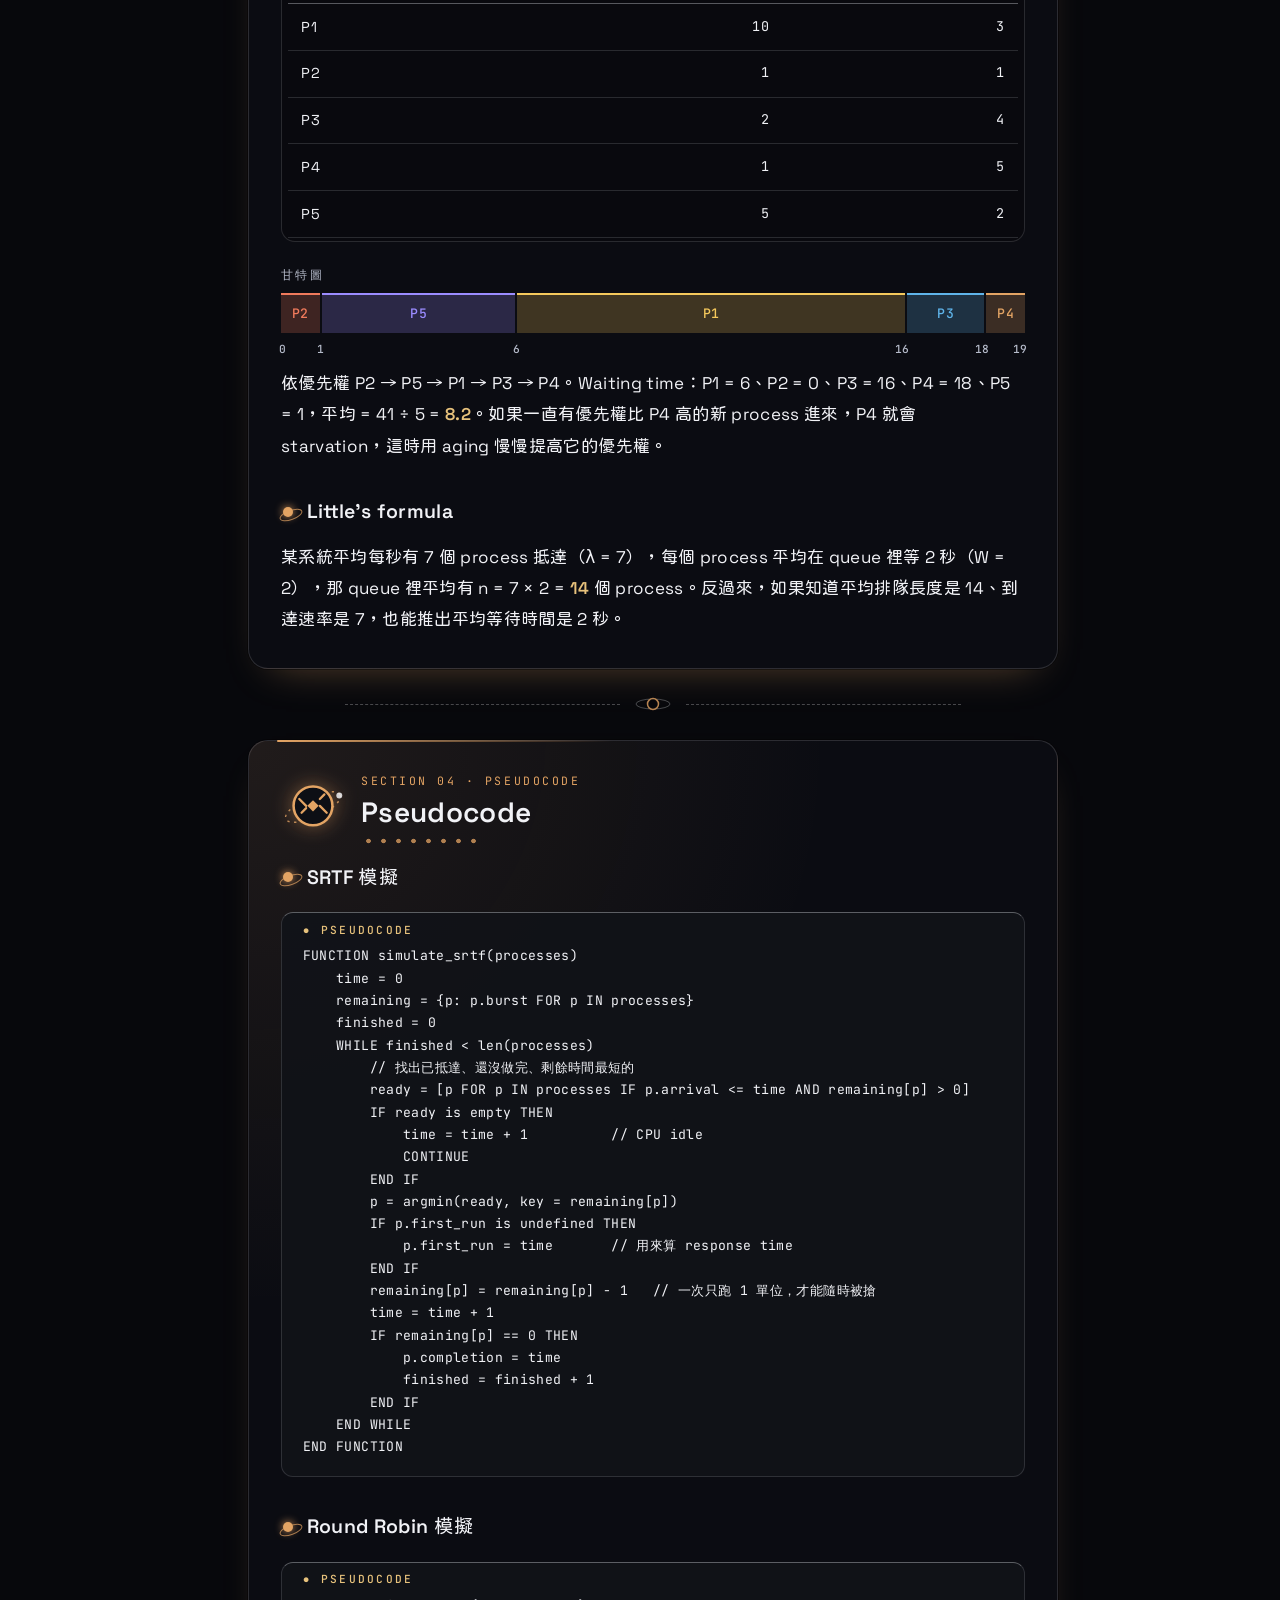
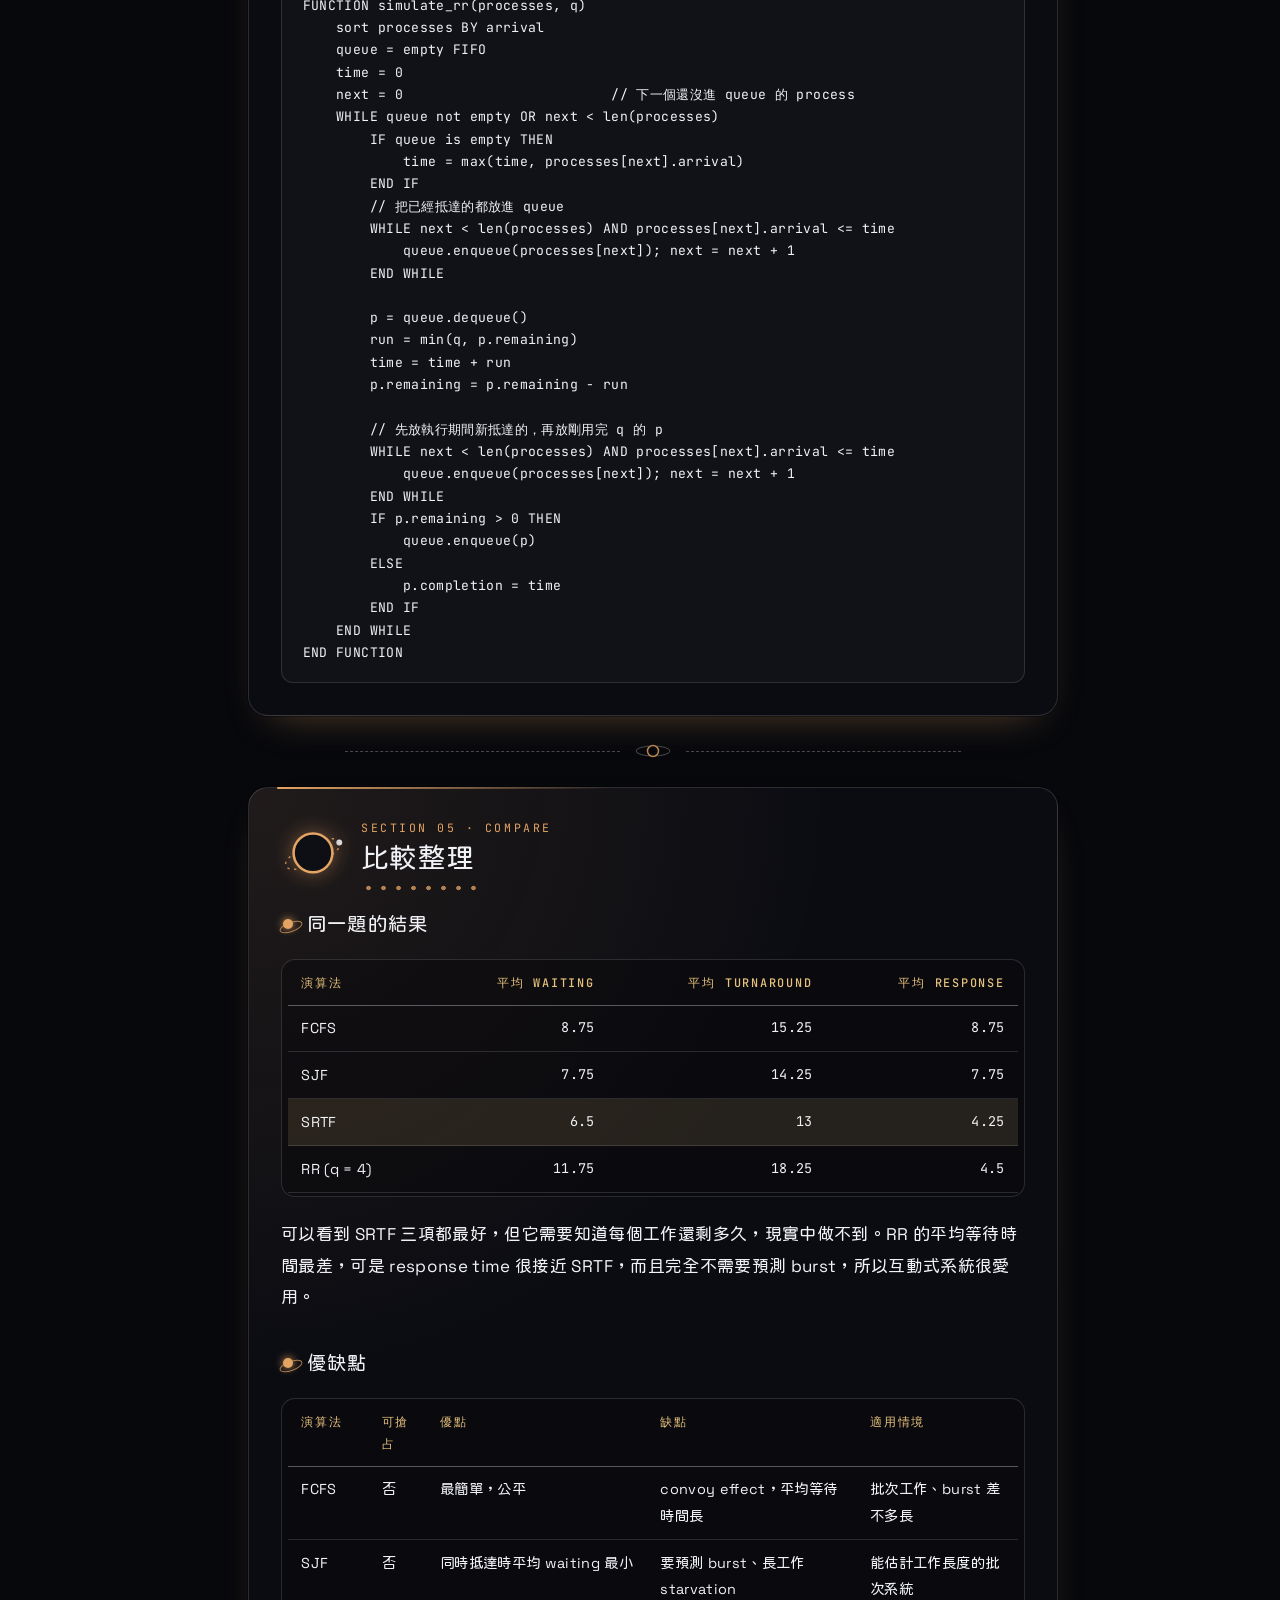
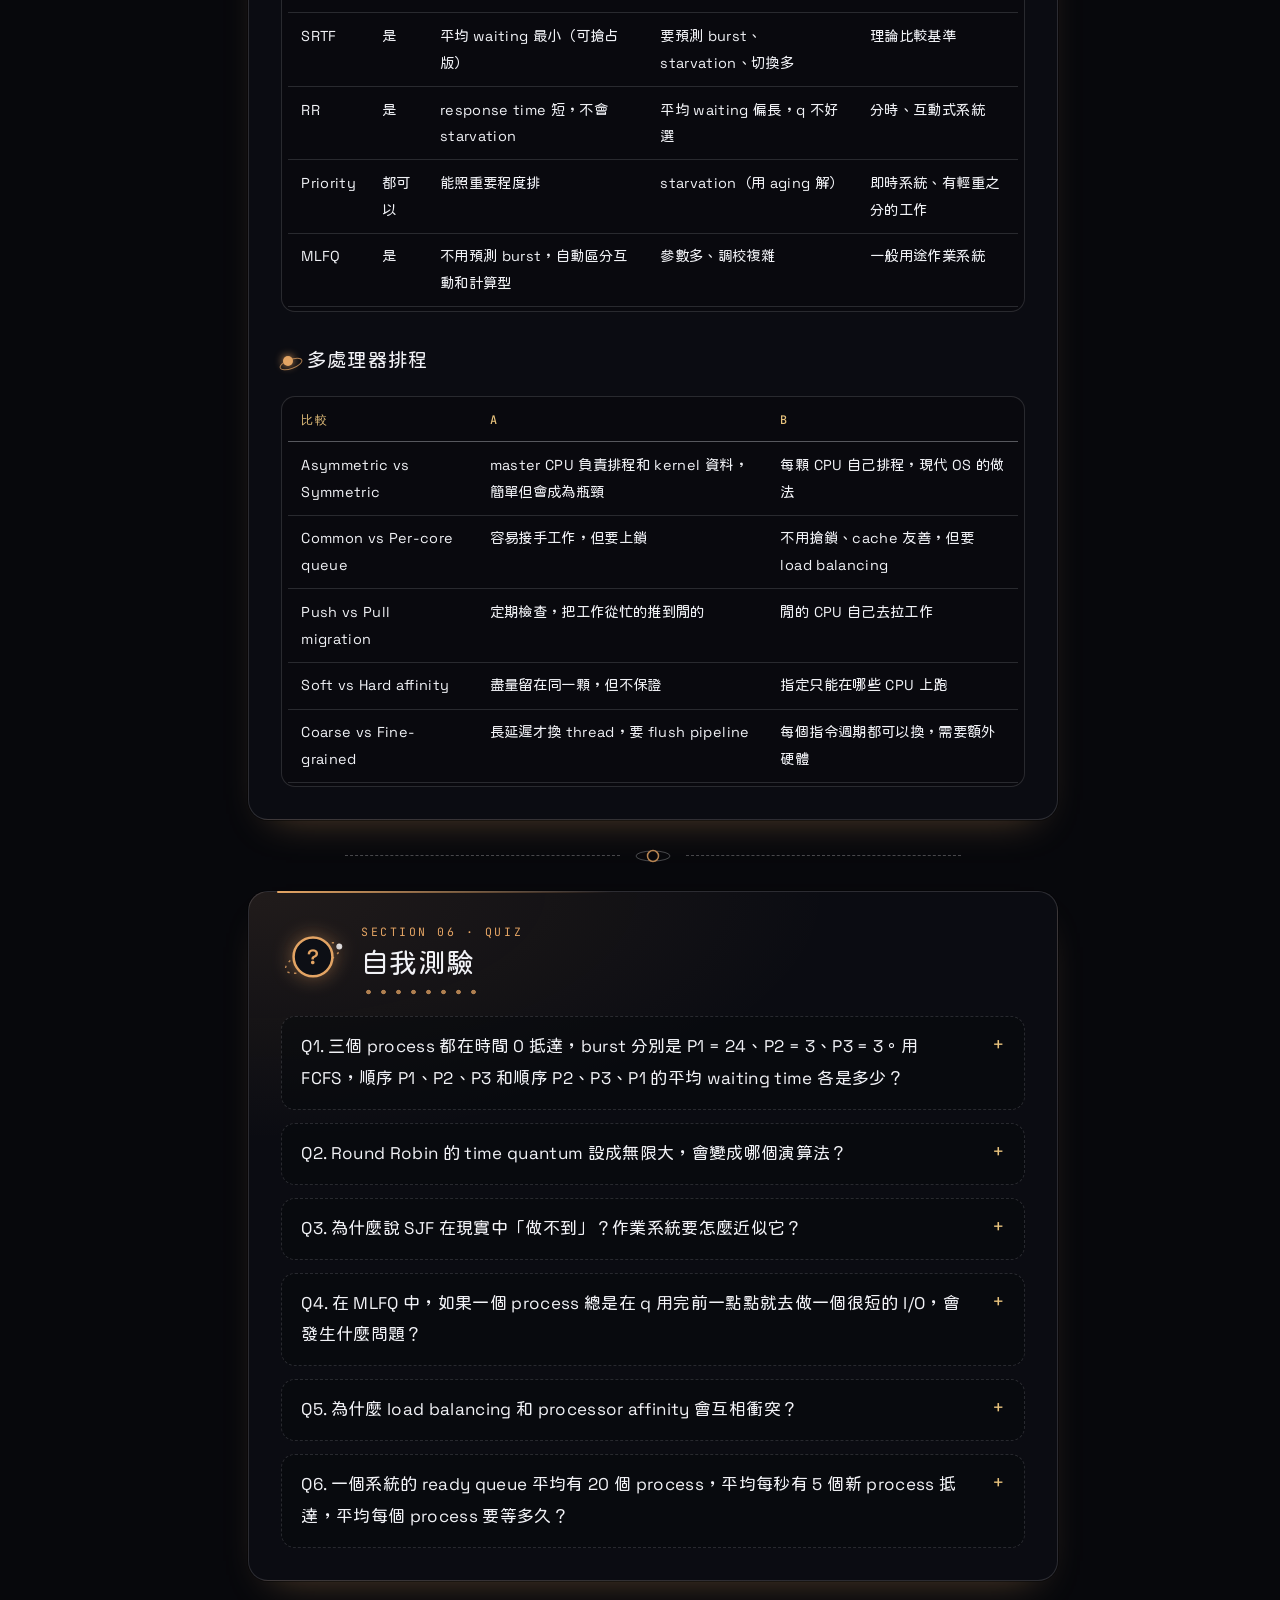
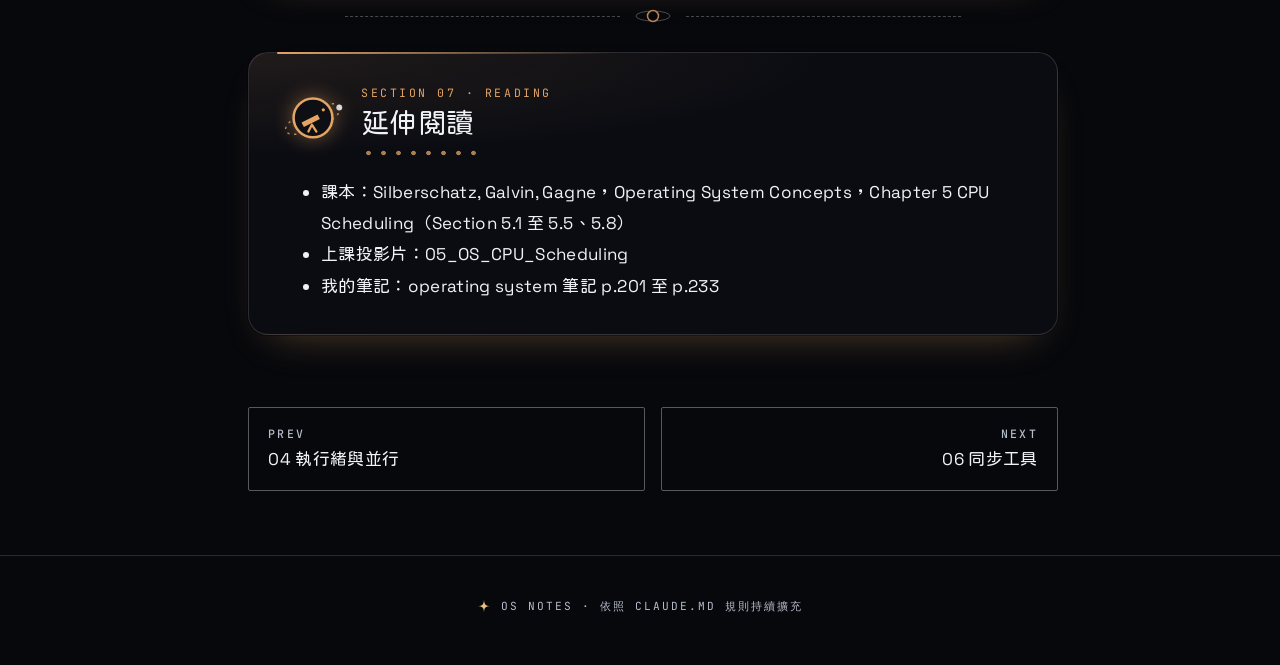
<file: chapters/05-cpu-scheduling.html>
<!DOCTYPE html>
<html lang="zh-Hant">
<head>
  <meta charset="UTF-8">
  <meta name="viewport" content="width=device-width, initial-scale=1.0">
  <title>05 CPU 排程 CPU Scheduling｜OS 課程筆記</title>
  <link rel="stylesheet" href="../assets/fonts/fonts.css">
  <link rel="stylesheet" href="../assets/style.css">
</head>
<body data-root=".." data-chapter="05-cpu-scheduling">
  <header class="site-header">
    <a class="brand" href="../index.html">OS notes</a>
    <button class="menu-btn" id="menu-btn" type="button">章節</button>
  </header>

  <div class="layout">
    <nav class="sidebar" id="sidebar"></nav>

    <main class="content">
      <header class="chapter-head">
        <p class="eyebrow">CHAPTER 05</p>
        <h1>CPU 排程</h1>
        <p class="en">CPU Scheduling</p>
      </header>

      <h2 id="key-points">本章重點</h2>
      <div class="summary-box">
        <ul>
          <li>排程不會讓單一工作跑得更快，只能減少等待：scheduler 決定下一個給誰，dispatcher 負責真的換過去。</li>
          <li>評估指標：CPU utilization、throughput、turnaround time、waiting time、response time，考試最常算後三個。</li>
          <li>FCFS、SJF、SRTF、Round Robin、Priority 用同一題比較最清楚；SJF / SRTF 平均等待最短但會 starvation，用 aging 解決。</li>
          <li>Multilevel queue 和 MLFQ 把 ready queue 拆成好幾條，MLFQ 讓 process 依行為在 queue 之間移動。</li>
          <li>多處理器要考慮 common 或 per-core queue、load balancing、processor affinity 和 hardware threading；演算法可以用 deterministic modeling、queueing model（Little's formula）、模擬或實作來評估。</li>
        </ul>
      </div>

      <h2 id="concepts">核心觀念</h2>

      <h3>為什麼需要排程</h3>
      <p>大部分 process 的行為是「用一下 CPU，等一下 I/O，再用一下 CPU」，一段連續使用 CPU 的時間叫做 CPU burst。當某個 process 去等 I/O，CPU 就空出來了，這時候 scheduler（排程器）要從 ready queue 裡挑一個接手，CPU 才不會閒著。</p>
      <p>可以想成餐廳只有一個廚師，很多桌客人點餐。廚師要決定先做哪一桌，不同的決定方式會讓客人的等待時間差很多。</p>

      <h3>Preemptive 與 Non-preemptive</h3>
      <dl class="terms">
        <dt>Non-preemptive（不可搶占）</dt>
        <dd>一個 process 拿到 CPU 後，會一直用到它自己結束或去等 I/O，別人不能中途搶走。</dd>
        <dt>Preemptive（可搶占）</dt>
        <dd>作業系統可以在中途把 CPU 收回來交給別人，例如有更短的工作到了，或是 time slice 用完。</dd>
      </dl>

      <h3>什麼時候要做排程決定</h3>
      <ol>
        <li>running → waiting（例如去等 I/O）</li>
        <li>running → ready（例如 interrupt、time slice 用完）</li>
        <li>waiting → ready（例如 I/O 完成）</li>
        <li>terminated</li>
      </ol>
      <p>只在 1 和 4 做決定的是 non-preemptive，其他情況也會換人的是 preemptive。現代 OS 幾乎都是 preemptive，但它會帶來 race condition：一個 process 改資料改到一半被搶走，另一個 process 讀到不一致的資料，kernel 自己的資料結構也一樣，這是第 06 章要處理的問題。</p>

      <h3>Scheduler 與 Dispatcher</h3>
      <ul>
        <li><strong>Scheduler</strong>：決定下一個給誰。</li>
        <li><strong>Dispatcher</strong>：執行換手的動作，包括 context switch、切回 user mode、跳到程式該繼續的位置。</li>
        <li><strong>Dispatch latency</strong>：dispatcher 停下一個 process 再啟動另一個所花的時間，越短越好。</li>
      </ul>
      <p>Linux 可以用 <code>vmstat</code> 看每秒 context switch 的次數。</p>

      <h3>評估指標</h3>
      <div class="table-wrap">
        <table>
          <thead><tr><th>指標</th><th>意思</th><th>計算方式</th><th>希望</th></tr></thead>
          <tbody>
            <tr><td>CPU utilization</td><td>CPU 忙碌的比例</td><td>忙碌時間 ÷ 總時間</td><td>越高越好</td></tr>
            <tr><td>Throughput</td><td>單位時間完成幾個 process</td><td>完成數量 ÷ 時間</td><td>越高越好</td></tr>
            <tr><td>Turnaround time</td><td>從抵達到完成總共花多久</td><td>完成時間 − 抵達時間</td><td>越低越好</td></tr>
            <tr><td>Waiting time</td><td>在 ready queue 裡排隊的總時間</td><td>turnaround − burst</td><td>越低越好</td></tr>
            <tr><td>Response time</td><td>從抵達到<strong>第一次</strong>拿到 CPU</td><td>第一次執行時間 − 抵達時間</td><td>越低越好</td></tr>
          </tbody>
        </table>
      </div>
      <div class="callout warn">
        <strong>常見錯誤</strong>
        <p>waiting time 是「所有」在 ready queue 排隊的時間加總，被搶占後再回來排的時間也要算。最穩的算法是直接用 turnaround − burst，不要一段一段去加，比較不會漏。</p>
      </div>

      <h3>FCFS：先來先做</h3>
      <p>First-Come, First-Served，誰先到誰先用，用一個 FIFO queue 就能實作，non-preemptive。</p>
      <p>問題是 convoy effect（護航效應）：一個很長的工作排在前面，後面一堆短工作全部被卡住，就像超市結帳排在一台裝滿的推車後面，你只買一瓶水也要等。</p>

      <h3>SJF：最短的先做</h3>
      <p>Shortest-Job-First，每次挑 CPU burst 最短的，non-preemptive。它是為了解決 FCFS 的 convoy effect：短工作先做完離開，大家的平均等待時間就會下降。可以證明在所有 process 同時抵達時，SJF 的平均 waiting time 是最小的。</p>
      <p>缺點有兩個：</p>
      <ul>
        <li><strong>不知道 burst 多長</strong>：實際上無法事先知道下一次 CPU burst，只能用過去的 burst 預測（常用 exponential averaging）。</li>
        <li><strong>Starvation（飢餓）</strong>：長工作可能一直被插隊。</li>
      </ul>

      <h3>SRTF：剩下最短的先做</h3>
      <p>Shortest-Remaining-Time-First，是 SJF 的 preemptive 版本。每當有新的 process 抵達，就比較「新來的 burst」和「正在跑的剩餘時間」，新來的比較短就搶過來。它解決了 SJF 的一個問題：短工作剛好在長工作開始後才抵達，在 SJF 下還是得等長工作做完。</p>

      <h3>Round Robin：輪流做</h3>
      <p>每個 process 一次最多只能用一個 time quantum（時間片，記作 q），用完就回到 queue 尾巴重新排，preemptive。它解決的是「互動感」：不管工作多長，每個人很快就能輪到一次，response time 很短。</p>
      <ul>
        <li>q 很大：每個 process 都在 q 內做完，等於 FCFS。</li>
        <li>q 很小：輪得很快，但 context switch 次數暴增，overhead 變大。</li>
        <li>經驗法則：大約 80% 的 CPU burst 應該比 q 短。</li>
      </ul>

      <h3>Priority 與 Aging</h3>
      <p>每個 process 有一個優先權數字，先做優先權高的，可以是 preemptive 或 non-preemptive。SJF 其實就是「burst 越短優先權越高」的特例。</p>
      <p>Priority scheduling 一樣會 starvation，解法是 aging（老化）：一個 process 等得越久，就慢慢提高它的優先權，最後一定輪得到。</p>

      <h3>Multilevel Queue</h3>
      <p>把 ready queue 拆成好幾條 subqueue，process 依類型被固定分到某一條，例如 foreground（互動型）和 background（批次型）。每條 queue 可以用自己的演算法（例如 foreground 用 RR、background 用 FCFS），queue 之間再排程：固定優先權（上面的 queue 空了才輪到下面，可能 starvation），或分配時間比例（例如 80% 給 foreground、20% 給 background）。缺點是 process 不能換 queue，不夠有彈性。</p>

      <h3>MLFQ：多層回饋佇列</h3>
      <p>Multilevel Feedback Queue 有好幾層 queue，上層優先權高、q 小，下層優先權低、q 大。規則大致是：</p>
      <ol>
        <li>新的 process 先放最上層。</li>
        <li>把一整個 q 用完的 process，代表它很吃 CPU，往下降一層。</li>
        <li>在 q 用完前就主動去等 I/O 的，代表它是互動型，留在原本那層。</li>
        <li>每隔一段時間把所有 process 拉回最上層（priority boost），避免下層 starvation。</li>
      </ol>
      <p>它的厲害之處是不需要事先知道 burst 長度，而是「看你的行為」自動分類，達到類似 SJF 的效果。</p>

      <p>典型例子有三層：</p>
      <ul>
        <li><strong>Q0</strong>：RR，quantum 8 ms</li>
        <li><strong>Q1</strong>：RR，quantum 16 ms</li>
        <li><strong>Q2</strong>：FCFS</li>
      </ul>
      <p>新 process 都從 Q0 開始，8 ms 內沒做完就降到 Q1，在 Q1 再用完 16 ms 還沒做完就降到 Q2。所以 burst 短的 process 很快在上層做完，長的會沉到下層用 FCFS 慢慢跑。</p>

      <h3>Multiple-processor scheduling</h3>
      <p>多處理器可以是 multicore CPU、multithreaded core、NUMA 系統，也可能是不同種類的核心（heterogeneous multiprocessing）。兩種做法：</p>
      <dl class="terms">
        <dt>Asymmetric multiprocessing</dt>
        <dd>由一顆 master CPU 負責所有系統的事（包括排程、存取 kernel 資料），其他 CPU 只跑使用者程式。只有一顆碰 kernel 資料，很簡單；但 master 會成為瓶頸。</dd>
        <dt>Symmetric multiprocessing（SMP）</dt>
        <dd>每顆 CPU 自己排程。可以所有 CPU 共用一條 <strong>common ready queue</strong>（容易互相接手工作，但要上鎖避免兩顆 CPU 選到同一個 process，鎖會變成瓶頸），或每顆 CPU 有自己的 <strong>per-core run queue</strong>（現代 OS 最常見，不用搶鎖、cache 比較好用，但工作量可能不平均）。</dd>
      </dl>
      <p><strong>Load balancing</strong> 讓所有 CPU 的工作量平均，只有各自有 queue 的系統才需要：</p>
      <ul>
        <li><strong>Push migration</strong>：由一個 task 定期檢查，把忙的 CPU 上的 process 推給閒的。</li>
        <li><strong>Pull migration</strong>：閒的 CPU 主動去忙的 CPU 拉工作過來。</li>
      </ul>
      <p><strong>Processor affinity</strong>：process 在某顆 CPU 上跑過，那顆的 cache 裡都是它的資料（warm cache）；搬到別顆就要重新 cache miss、慢慢載入（cold cache）。所以 OS 會盡量讓 process 留在同一顆 CPU：</p>
      <ul>
        <li><strong>Soft affinity</strong>：盡量留在同一顆，但不保證。</li>
        <li><strong>Hard affinity</strong>：process 可以指定只能在哪些 CPU 上跑。</li>
        <li><strong>NUMA</strong>：還要讓 process 跑在它記憶體所在的那顆 CPU 附近。</li>
      </ul>
      <p>注意 load balancing 會把 process 搬走，和 affinity 互相抵觸，要取平衡。</p>

      <h3>Hardware threading</h3>
      <p>CPU 存取記憶體時常常要等資料回來，這段時間叫 <strong>memory stall</strong>，核心其實閒著。解法是讓一個核心有兩個（或更多）hardware thread：一個在等記憶體時，馬上換另一個執行（Intel 叫 hyper-threading）。對 OS 來說，每個 hardware thread 都像一顆 logical CPU。</p>
      <dl class="terms">
        <dt>Coarse-grained multithreading</dt>
        <dd>遇到 memory stall 這種長延遲事件才換 thread。換的時候要把 pipeline 裡做到一半的指令清掉（flush），成本高。</dd>
        <dt>Fine-grained（interleaved）multithreading</dt>
        <dd>在每個指令週期的邊界就切換，指令交錯著跑。需要硬體有額外的電路支援，但切換成本很小。</dd>
      </dl>
      <p>所以排程有兩層：OS 決定哪個軟體 thread 放到哪個 hardware thread（logical CPU）上；核心自己決定這一刻執行哪個 hardware thread。</p>

      <h3>演算法的評估</h3>
      <p>先決定目標，例如「在 response time 不超過 300 ms 的前提下，讓 CPU utilization 越高越好」，再用以下方法比較：</p>
      <dl class="terms">
        <dt>Deterministic modeling</dt>
        <dd>拿一組固定的工作量，算出每個演算法的表現，就是我們在「實際例子」做的事。簡單快速，但結果只適用那組資料。</dd>
        <dt>Queueing models</dt>
        <dd>把系統看成由 CPU、I/O 裝置等 server 組成的網路，用機率分布描述到達和服務時間。最常用的是 <strong>Little's formula</strong>：n = λ × W，n 是平均排隊長度、λ 是平均到達速率、W 是平均等待時間。系統穩定時，進來的速度等於離開的速度，所以這個式子對任何排程演算法都成立。</dd>
        <dt>Simulations</dt>
        <dd>用程式模擬系統，輸入可以是隨機產生的分布，或從真實系統錄下來的 trace。比較準，但很花時間。</dd>
        <dt>Implementation</dt>
        <dd>直接實作在真的 OS 上測量，最準，但成本最高，而且使用者知道排程方式後可能改變行為。</dd>
      </dl>

      <h2 id="example">實際例子</h2>
      <p>用同一組 process 跑四種演算法，比較最清楚。時間單位都是 ms。</p>
      <div class="table-wrap">
        <table>
          <thead><tr><th>Process</th><th class="num">Arrival time</th><th class="num">Burst time</th></tr></thead>
          <tbody>
            <tr><td>P1</td><td class="num">0</td><td class="num">8</td></tr>
            <tr><td>P2</td><td class="num">1</td><td class="num">4</td></tr>
            <tr><td>P3</td><td class="num">2</td><td class="num">9</td></tr>
            <tr><td>P4</td><td class="num">3</td><td class="num">5</td></tr>
          </tbody>
        </table>
      </div>

      <h3>FCFS</h3>
      <p class="gantt-label">甘特圖</p>
      <div class="gantt" data-start="0">
        <span class="seg p1" style="--len:8" data-t="8">P1</span>
        <span class="seg p2" style="--len:4" data-t="12">P2</span>
        <span class="seg p3" style="--len:9" data-t="21">P3</span>
        <span class="seg p4" style="--len:5" data-t="26">P4</span>
      </div>
      <p>照抵達順序 P1 → P2 → P3 → P4。Waiting time：P1 = 0、P2 = 8 − 1 = 7、P3 = 12 − 2 = 10、P4 = 21 − 3 = 18，平均 = 35 ÷ 4 = <strong>8.75</strong>。</p>

      <h3>SJF（non-preemptive）</h3>
      <p class="gantt-label">甘特圖</p>
      <div class="gantt" data-start="0">
        <span class="seg p1" style="--len:8" data-t="8">P1</span>
        <span class="seg p2" style="--len:4" data-t="12">P2</span>
        <span class="seg p4" style="--len:5" data-t="17">P4</span>
        <span class="seg p3" style="--len:9" data-t="26">P3</span>
      </div>
      <p>時間 0 只有 P1 到，只能先做 P1，而且不能中途搶。時間 8 時 P2(4)、P3(9)、P4(5) 都在排隊，挑最短的 P2，再來是 P4，最後 P3。Waiting time：P1 = 0、P2 = 7、P4 = 12 − 3 = 9、P3 = 17 − 2 = 15，平均 = 31 ÷ 4 = <strong>7.75</strong>。</p>

      <h3>SRTF（preemptive）</h3>
      <p class="gantt-label">甘特圖</p>
      <div class="gantt" data-start="0">
        <span class="seg p1" style="--len:1" data-t="1">P1</span>
        <span class="seg p2" style="--len:4" data-t="5">P2</span>
        <span class="seg p4" style="--len:5" data-t="10">P4</span>
        <span class="seg p1" style="--len:7" data-t="17">P1</span>
        <span class="seg p3" style="--len:9" data-t="26">P3</span>
      </div>
      <ol>
        <li>t = 0：只有 P1，開始跑。</li>
        <li>t = 1：P2 抵達，burst 4 &lt; P1 剩下的 7，P2 搶走 CPU。</li>
        <li>t = 2、3：P3(9)、P4(5) 抵達，都沒有比 P2 剩下的短，P2 繼續。</li>
        <li>t = 5：P2 做完。剩下 P1(7)、P3(9)、P4(5)，選 P4。</li>
        <li>t = 10：P4 做完，選 P1(7)，最後 P3。</li>
      </ol>
      <div class="table-wrap">
        <table>
          <thead><tr><th>Process</th><th class="num">完成時間</th><th class="num">Turnaround</th><th class="num">Waiting</th><th class="num">Response</th></tr></thead>
          <tbody>
            <tr><td>P1</td><td class="num">17</td><td class="num">17 − 0 = 17</td><td class="num">17 − 8 = 9</td><td class="num">0</td></tr>
            <tr><td>P2</td><td class="num">5</td><td class="num">5 − 1 = 4</td><td class="num">4 − 4 = 0</td><td class="num">0</td></tr>
            <tr><td>P3</td><td class="num">26</td><td class="num">26 − 2 = 24</td><td class="num">24 − 9 = 15</td><td class="num">15</td></tr>
            <tr><td>P4</td><td class="num">10</td><td class="num">10 − 3 = 7</td><td class="num">7 − 5 = 2</td><td class="num">2</td></tr>
            <tr><th>平均</th><th class="num"></th><th class="num">13</th><th class="num">6.5</th><th class="num">4.25</th></tr>
          </tbody>
        </table>
      </div>

      <h3>Round Robin（q = 4）</h3>
      <p class="gantt-label">甘特圖</p>
      <div class="gantt" data-start="0">
        <span class="seg p1" style="--len:4" data-t="4">P1</span>
        <span class="seg p2" style="--len:4" data-t="8">P2</span>
        <span class="seg p3" style="--len:4" data-t="12">P3</span>
        <span class="seg p4" style="--len:4" data-t="16">P4</span>
        <span class="seg p1" style="--len:4" data-t="20">P1</span>
        <span class="seg p3" style="--len:4" data-t="24">P3</span>
        <span class="seg p4" style="--len:1" data-t="25">P4</span>
        <span class="seg p3" style="--len:1" data-t="26">P3</span>
      </div>
      <ol>
        <li>t = 0～4：P1 跑 4，剩 4。這段時間 P2、P3、P4 依序抵達排隊，P1 排到最後。queue：P2, P3, P4, P1。</li>
        <li>t = 4～8：P2 跑 4，剛好做完。</li>
        <li>t = 8～12：P3 跑 4，剩 5，回到隊尾。queue：P4, P1, P3。</li>
        <li>t = 12～16：P4 跑 4，剩 1。queue：P1, P3, P4。</li>
        <li>t = 16～20：P1 跑 4，做完。</li>
        <li>t = 20～24：P3 跑 4，剩 1。queue：P4, P3。</li>
        <li>t = 24～25：P4 做完；t = 25～26：P3 做完。</li>
      </ol>
      <p>Waiting time：P1 = 20 − 0 − 8 = 12、P2 = 8 − 1 − 4 = 3、P3 = 26 − 2 − 9 = 15、P4 = 25 − 3 − 5 = 17，平均 = 47 ÷ 4 = <strong>11.75</strong>。Response time：0、3、6、9，平均 <strong>4.5</strong>。</p>
      <div class="callout note">
        <strong>補充</strong>
        <p>「新抵達的 process」和「剛用完 q 的 process」同時要進 queue 時，課本慣例是新抵達的排前面。不同老師可能規定不同，考試前先確認題目怎麼約定。</p>
      </div>

      <h3>Priority scheduling（non-preemptive）</h3>
      <p>五個 process 都在時間 0 抵達，數字越小優先權越高：</p>
      <div class="table-wrap">
        <table>
          <thead><tr><th>Process</th><th class="num">Burst time</th><th class="num">Priority</th></tr></thead>
          <tbody>
            <tr><td>P1</td><td class="num">10</td><td class="num">3</td></tr>
            <tr><td>P2</td><td class="num">1</td><td class="num">1</td></tr>
            <tr><td>P3</td><td class="num">2</td><td class="num">4</td></tr>
            <tr><td>P4</td><td class="num">1</td><td class="num">5</td></tr>
            <tr><td>P5</td><td class="num">5</td><td class="num">2</td></tr>
          </tbody>
        </table>
      </div>
      <p class="gantt-label">甘特圖</p>
      <div class="gantt" data-start="0">
        <span class="seg p2" style="--len:1" data-t="1">P2</span>
        <span class="seg p5" style="--len:5" data-t="6">P5</span>
        <span class="seg p1" style="--len:10" data-t="16">P1</span>
        <span class="seg p3" style="--len:2" data-t="18">P3</span>
        <span class="seg p4" style="--len:1" data-t="19">P4</span>
      </div>
      <p>依優先權 P2 → P5 → P1 → P3 → P4。Waiting time：P1 = 6、P2 = 0、P3 = 16、P4 = 18、P5 = 1，平均 = 41 ÷ 5 = <strong>8.2</strong>。如果一直有優先權比 P4 高的新 process 進來，P4 就會 starvation，這時用 aging 慢慢提高它的優先權。</p>

      <h3>Little's formula</h3>
      <p>某系統平均每秒有 7 個 process 抵達（λ = 7），每個 process 平均在 queue 裡等 2 秒（W = 2），那 queue 裡平均有 n = 7 × 2 = <strong>14</strong> 個 process。反過來，如果知道平均排隊長度是 14、到達速率是 7，也能推出平均等待時間是 2 秒。</p>

      <h2 id="pseudocode">Pseudocode</h2>
      <h3>SRTF 模擬</h3>
      <pre class="pseudo"><code>FUNCTION simulate_srtf(processes)
    time = 0
    remaining = {p: p.burst FOR p IN processes}
    finished = 0
    WHILE finished &lt; len(processes)
        // 找出已抵達、還沒做完、剩餘時間最短的
        ready = [p FOR p IN processes IF p.arrival &lt;= time AND remaining[p] &gt; 0]
        IF ready is empty THEN
            time = time + 1          // CPU idle
            CONTINUE
        END IF
        p = argmin(ready, key = remaining[p])
        IF p.first_run is undefined THEN
            p.first_run = time       // 用來算 response time
        END IF
        remaining[p] = remaining[p] - 1   // 一次只跑 1 單位，才能隨時被搶
        time = time + 1
        IF remaining[p] == 0 THEN
            p.completion = time
            finished = finished + 1
        END IF
    END WHILE
END FUNCTION</code></pre>

      <h3>Round Robin 模擬</h3>
      <pre class="pseudo"><code>FUNCTION simulate_rr(processes, q)
    sort processes BY arrival
    queue = empty FIFO
    time = 0
    next = 0                         // 下一個還沒進 queue 的 process
    WHILE queue not empty OR next &lt; len(processes)
        IF queue is empty THEN
            time = max(time, processes[next].arrival)
        END IF
        // 把已經抵達的都放進 queue
        WHILE next &lt; len(processes) AND processes[next].arrival &lt;= time
            queue.enqueue(processes[next]); next = next + 1
        END WHILE

        p = queue.dequeue()
        run = min(q, p.remaining)
        time = time + run
        p.remaining = p.remaining - run

        // 先放執行期間新抵達的，再放剛用完 q 的 p
        WHILE next &lt; len(processes) AND processes[next].arrival &lt;= time
            queue.enqueue(processes[next]); next = next + 1
        END WHILE
        IF p.remaining &gt; 0 THEN
            queue.enqueue(p)
        ELSE
            p.completion = time
        END IF
    END WHILE
END FUNCTION</code></pre>

      <h2 id="comparison">比較整理</h2>
      <h3>同一題的結果</h3>
      <div class="table-wrap">
        <table>
          <thead><tr><th>演算法</th><th class="num">平均 Waiting</th><th class="num">平均 Turnaround</th><th class="num">平均 Response</th></tr></thead>
          <tbody>
            <tr><td>FCFS</td><td class="num">8.75</td><td class="num">15.25</td><td class="num">8.75</td></tr>
            <tr><td>SJF</td><td class="num">7.75</td><td class="num">14.25</td><td class="num">7.75</td></tr>
            <tr class="best"><td>SRTF</td><td class="num">6.5</td><td class="num">13</td><td class="num">4.25</td></tr>
            <tr><td>RR (q = 4)</td><td class="num">11.75</td><td class="num">18.25</td><td class="num">4.5</td></tr>
          </tbody>
        </table>
      </div>
      <p>可以看到 SRTF 三項都最好，但它需要知道每個工作還剩多久，現實中做不到。RR 的平均等待時間最差，可是 response time 很接近 SRTF，而且完全不需要預測 burst，所以互動式系統很愛用。</p>

      <h3>優缺點</h3>
      <div class="table-wrap">
        <table>
          <thead><tr><th>演算法</th><th>可搶占</th><th>優點</th><th>缺點</th><th>適用情境</th></tr></thead>
          <tbody>
            <tr><td>FCFS</td><td>否</td><td>最簡單，公平</td><td>convoy effect，平均等待時間長</td><td>批次工作、burst 差不多長</td></tr>
            <tr><td>SJF</td><td>否</td><td>同時抵達時平均 waiting 最小</td><td>要預測 burst、長工作 starvation</td><td>能估計工作長度的批次系統</td></tr>
            <tr><td>SRTF</td><td>是</td><td>平均 waiting 最小（可搶占版）</td><td>要預測 burst、starvation、切換多</td><td>理論比較基準</td></tr>
            <tr><td>RR</td><td>是</td><td>response time 短，不會 starvation</td><td>平均 waiting 偏長，q 不好選</td><td>分時、互動式系統</td></tr>
            <tr><td>Priority</td><td>都可以</td><td>能照重要程度排</td><td>starvation（用 aging 解）</td><td>即時系統、有輕重之分的工作</td></tr>
            <tr><td>MLFQ</td><td>是</td><td>不用預測 burst，自動區分互動和計算型</td><td>參數多、調校複雜</td><td>一般用途作業系統</td></tr>
          </tbody>
        </table>
      </div>

      <h3>多處理器排程</h3>
      <div class="table-wrap">
        <table>
          <thead><tr><th>比較</th><th>A</th><th>B</th></tr></thead>
          <tbody>
            <tr><td>Asymmetric vs Symmetric</td><td>master CPU 負責排程和 kernel 資料，簡單但會成為瓶頸</td><td>每顆 CPU 自己排程，現代 OS 的做法</td></tr>
            <tr><td>Common vs Per-core queue</td><td>容易接手工作，但要上鎖</td><td>不用搶鎖、cache 友善，但要 load balancing</td></tr>
            <tr><td>Push vs Pull migration</td><td>定期檢查，把工作從忙的推到閒的</td><td>閒的 CPU 自己去拉工作</td></tr>
            <tr><td>Soft vs Hard affinity</td><td>盡量留在同一顆，但不保證</td><td>指定只能在哪些 CPU 上跑</td></tr>
            <tr><td>Coarse vs Fine-grained</td><td>長延遲才換 thread，要 flush pipeline</td><td>每個指令週期都可以換，需要額外硬體</td></tr>
          </tbody>
        </table>
      </div>

      <h2 id="quiz">自我測驗</h2>
      <details class="quiz">
        <summary>Q1. 三個 process 都在時間 0 抵達，burst 分別是 P1 = 24、P2 = 3、P3 = 3。用 FCFS，順序 P1、P2、P3 和順序 P2、P3、P1 的平均 waiting time 各是多少？</summary>
        <p><strong>答案：</strong>P1、P2、P3 是 (0 + 24 + 27) ÷ 3 = 17；P2、P3、P1 是 (0 + 3 + 6) ÷ 3 = 3。</p>
        <p><strong>原因：</strong>這就是 convoy effect。長工作排在前面時，兩個短工作都要多等 24。把短的排前面，長的那個只多等 6，整體平均大幅下降，這也是 SJF 想法的由來。</p>
      </details>
      <details class="quiz">
        <summary>Q2. Round Robin 的 time quantum 設成無限大，會變成哪個演算法？</summary>
        <p><strong>答案：</strong>FCFS。</p>
        <p><strong>原因：</strong>q 無限大代表沒有人會因為時間到被趕下來，每個 process 都會跑到自己結束或去等 I/O，而 queue 是照抵達順序排的，所以行為和 FCFS 一模一樣。</p>
      </details>
      <details class="quiz">
        <summary>Q3. 為什麼說 SJF 在現實中「做不到」？作業系統要怎麼近似它？</summary>
        <p><strong>答案：</strong>因為無法事先知道下一次 CPU burst 多長，只能用過去的紀錄預測。</p>
        <p><strong>原因：</strong>常見做法是 exponential averaging：τ<sub>n+1</sub> = α · t<sub>n</sub> + (1 − α) · τ<sub>n</sub>，其中 t<sub>n</sub> 是這次實際的 burst，τ<sub>n</sub> 是上次的預測，α 介於 0 和 1 之間，決定要多相信最近一次的結果。MLFQ 則是另一種思路：不預測，直接看行為分類。</p>
      </details>
      <details class="quiz">
        <summary>Q4. 在 MLFQ 中，如果一個 process 總是在 q 用完前一點點就去做一個很短的 I/O，會發生什麼問題？</summary>
        <p><strong>答案：</strong>它可以一直留在最高優先權的那層，霸佔 CPU。</p>
        <p><strong>原因：</strong>只看「有沒有用完一整個 q」的規則可以被鑽漏洞。OSTEP 的改良是改成記錄「在這一層總共用了多少 CPU 時間」，累積用完配額就降級，不管中間有沒有去做 I/O。</p>
      </details>

      <details class="quiz">
        <summary>Q5. 為什麼 load balancing 和 processor affinity 會互相衝突？</summary>
        <p><strong>答案：</strong>load balancing 會把 process 搬到比較閒的 CPU，但搬走就失去原本 CPU 上的 warm cache，違反 affinity 想讓它留在原地的目的。</p>
        <p><strong>原因：</strong>搬到新的 CPU 後 cache 是 cold 的，一開始會一直 cache miss，要從主記憶體重新載入，反而變慢。所以 OS 要權衡：只有工作量差太多時才搬，或盡量搬到共用 cache 的核心。</p>
      </details>
      <details class="quiz">
        <summary>Q6. 一個系統的 ready queue 平均有 20 個 process，平均每秒有 5 個新 process 抵達，平均每個 process 要等多久？</summary>
        <p><strong>答案：</strong>4 秒。</p>
        <p><strong>原因：</strong>用 Little's formula n = λ × W，20 = 5 × W，所以 W = 4 秒。這個關係只要系統處於穩定狀態（進來的速度等於離開的速度）就成立，和用哪種排程演算法無關。</p>
      </details>

      <h2 id="reading">延伸閱讀</h2>
      <ul>
        <li>課本：Silberschatz, Galvin, Gagne，<em>Operating System Concepts</em>，Chapter 5 CPU Scheduling（Section 5.1 至 5.5、5.8）</li>
        <li>上課投影片：05_OS_CPU_Scheduling</li>
        <li>我的筆記：operating system 筆記 p.201 至 p.233</li>
      </ul>

      <nav class="pager" id="pager"></nav>
    </main>

    <aside class="toc" id="toc"></aside>
  </div>

  <footer class="site-footer">OS Notes · 依照 CLAUDE.md 規則持續擴充</footer>
  <script src="../assets/glossary.js"></script>
  <script src="../assets/site.js"></script>
</body>
</html>
</file>
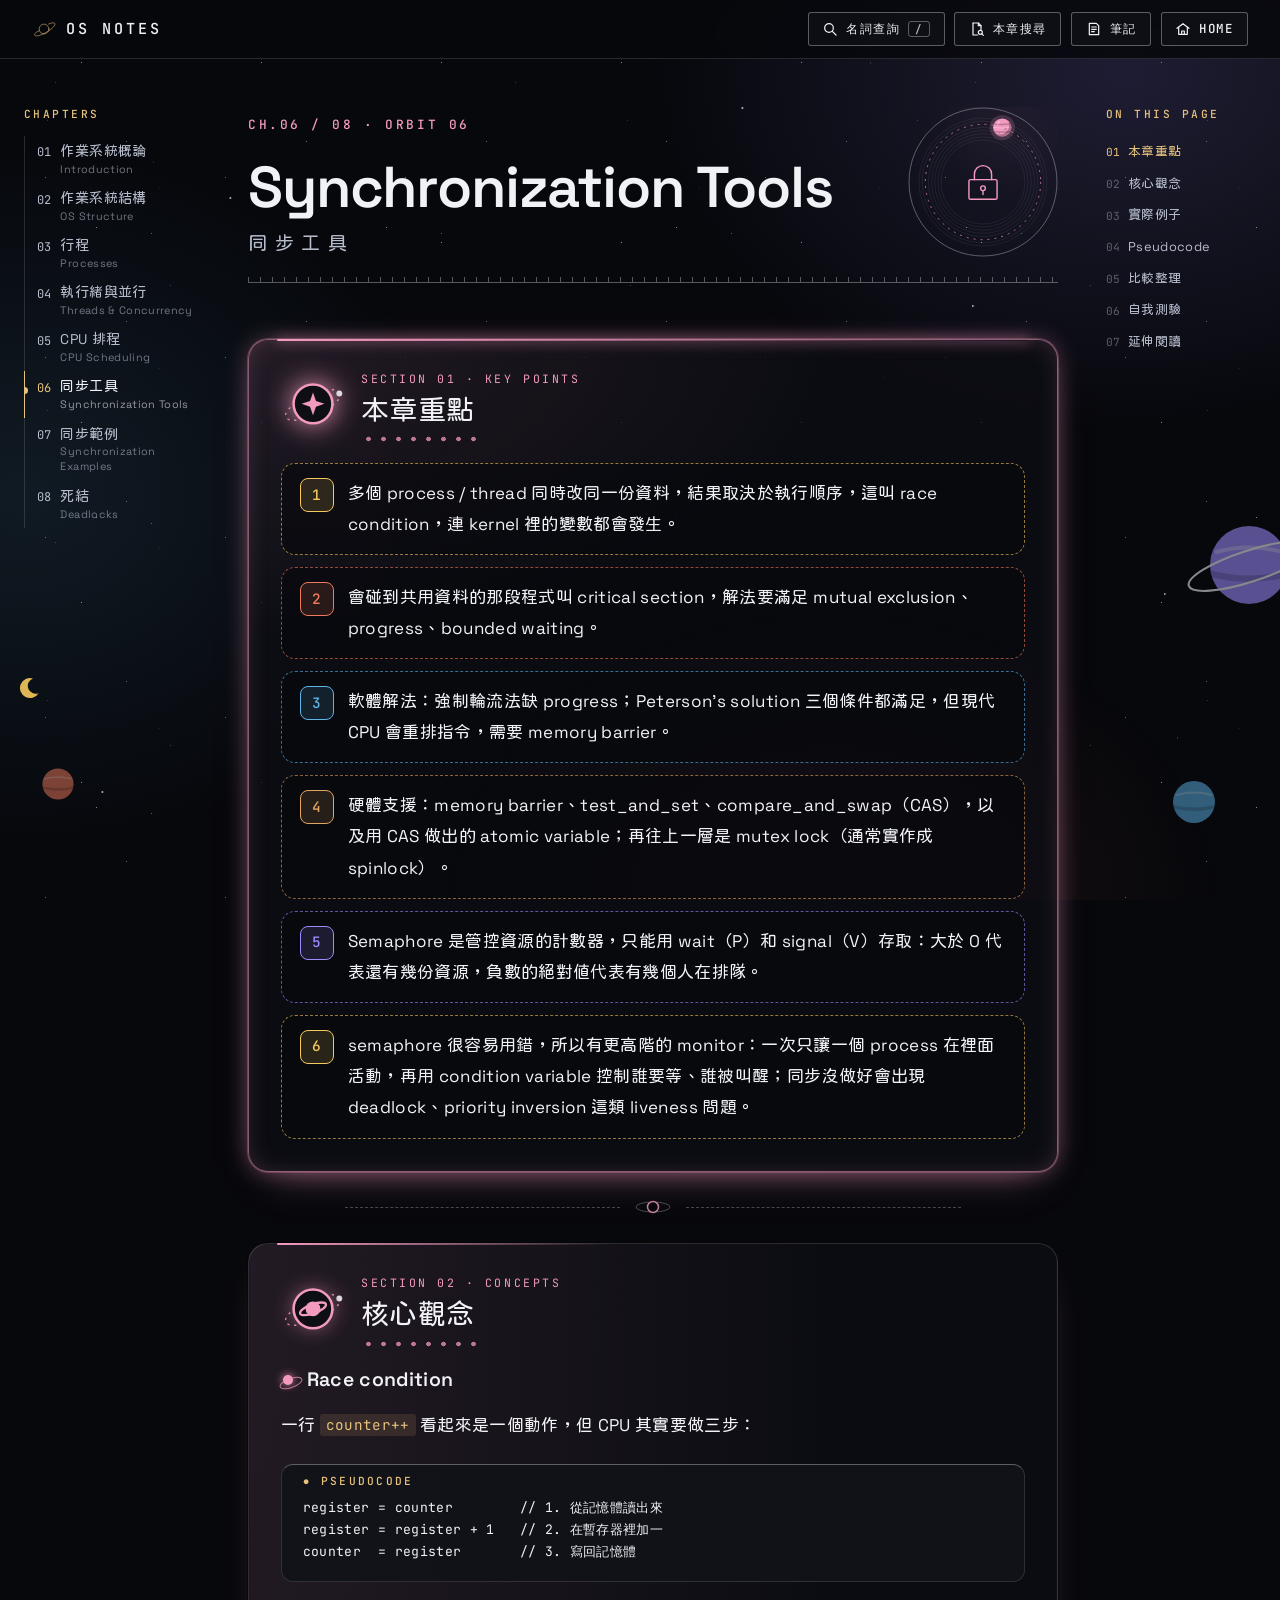
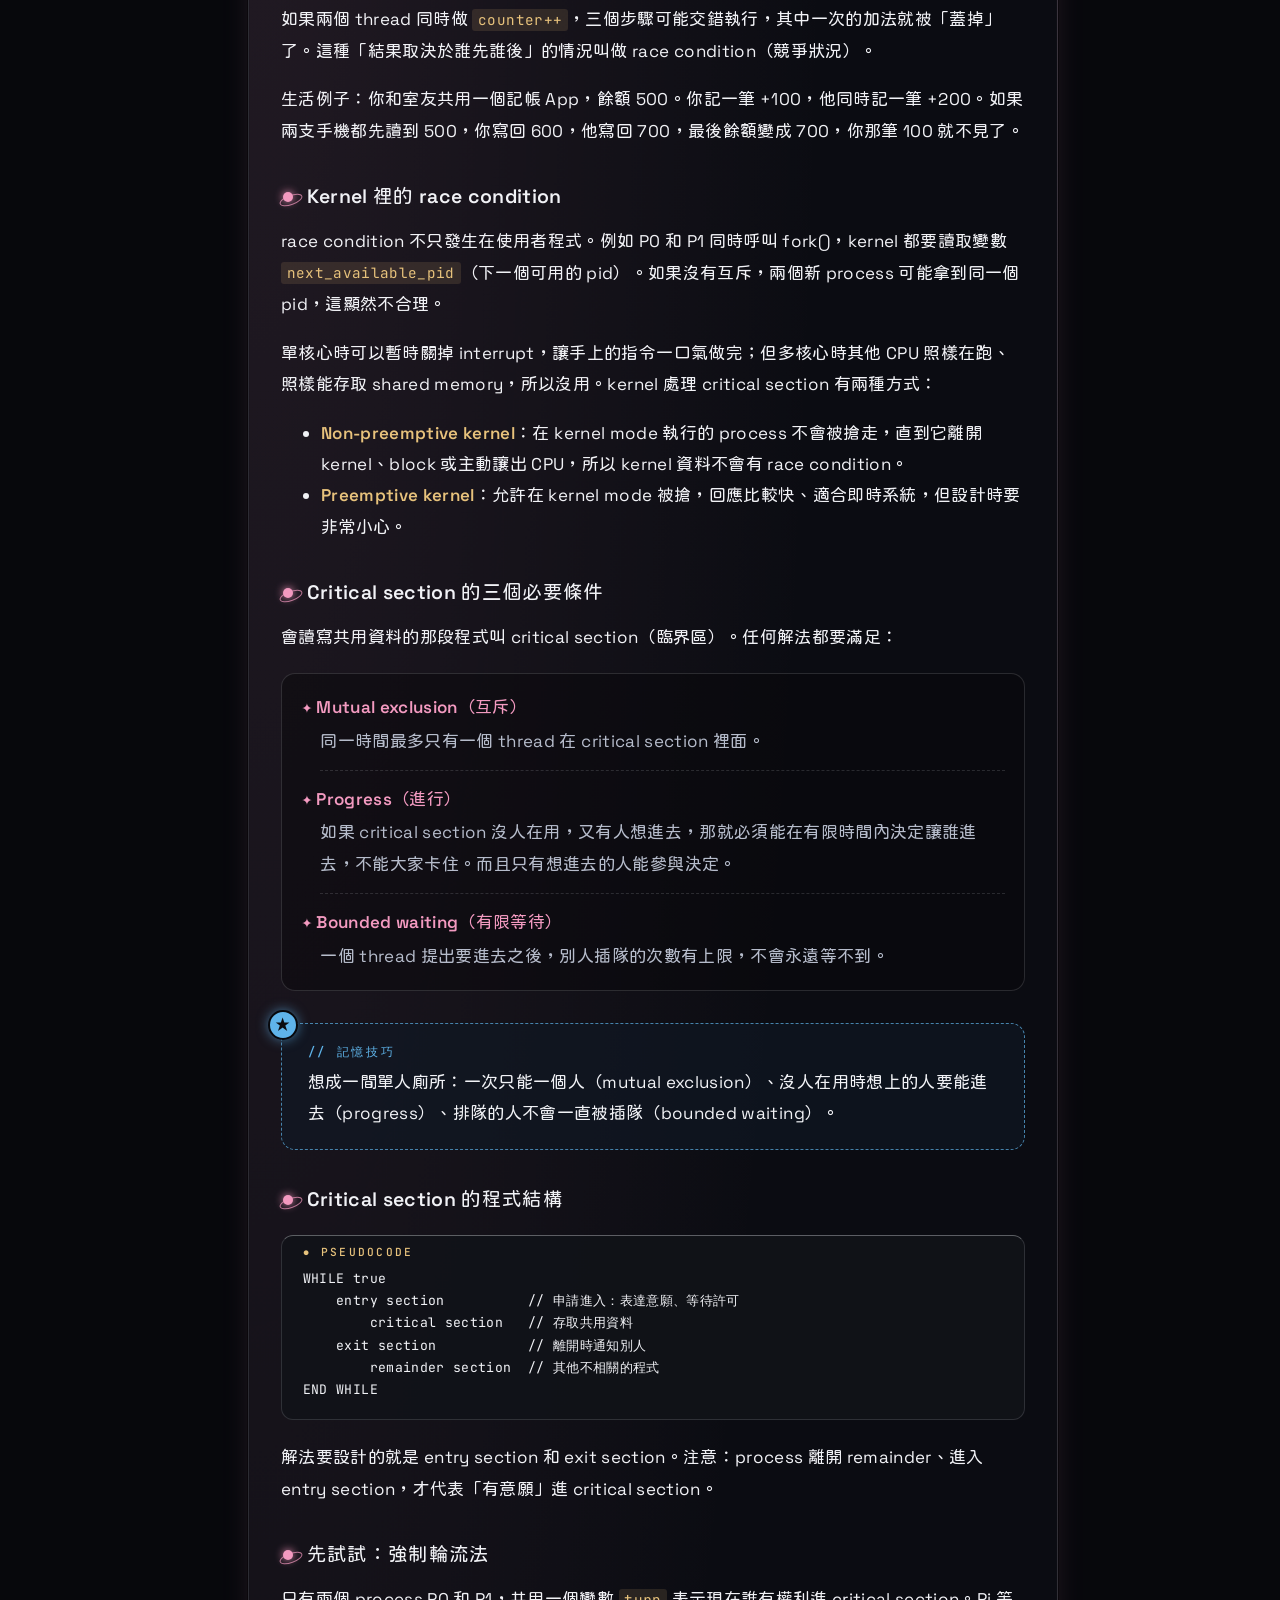
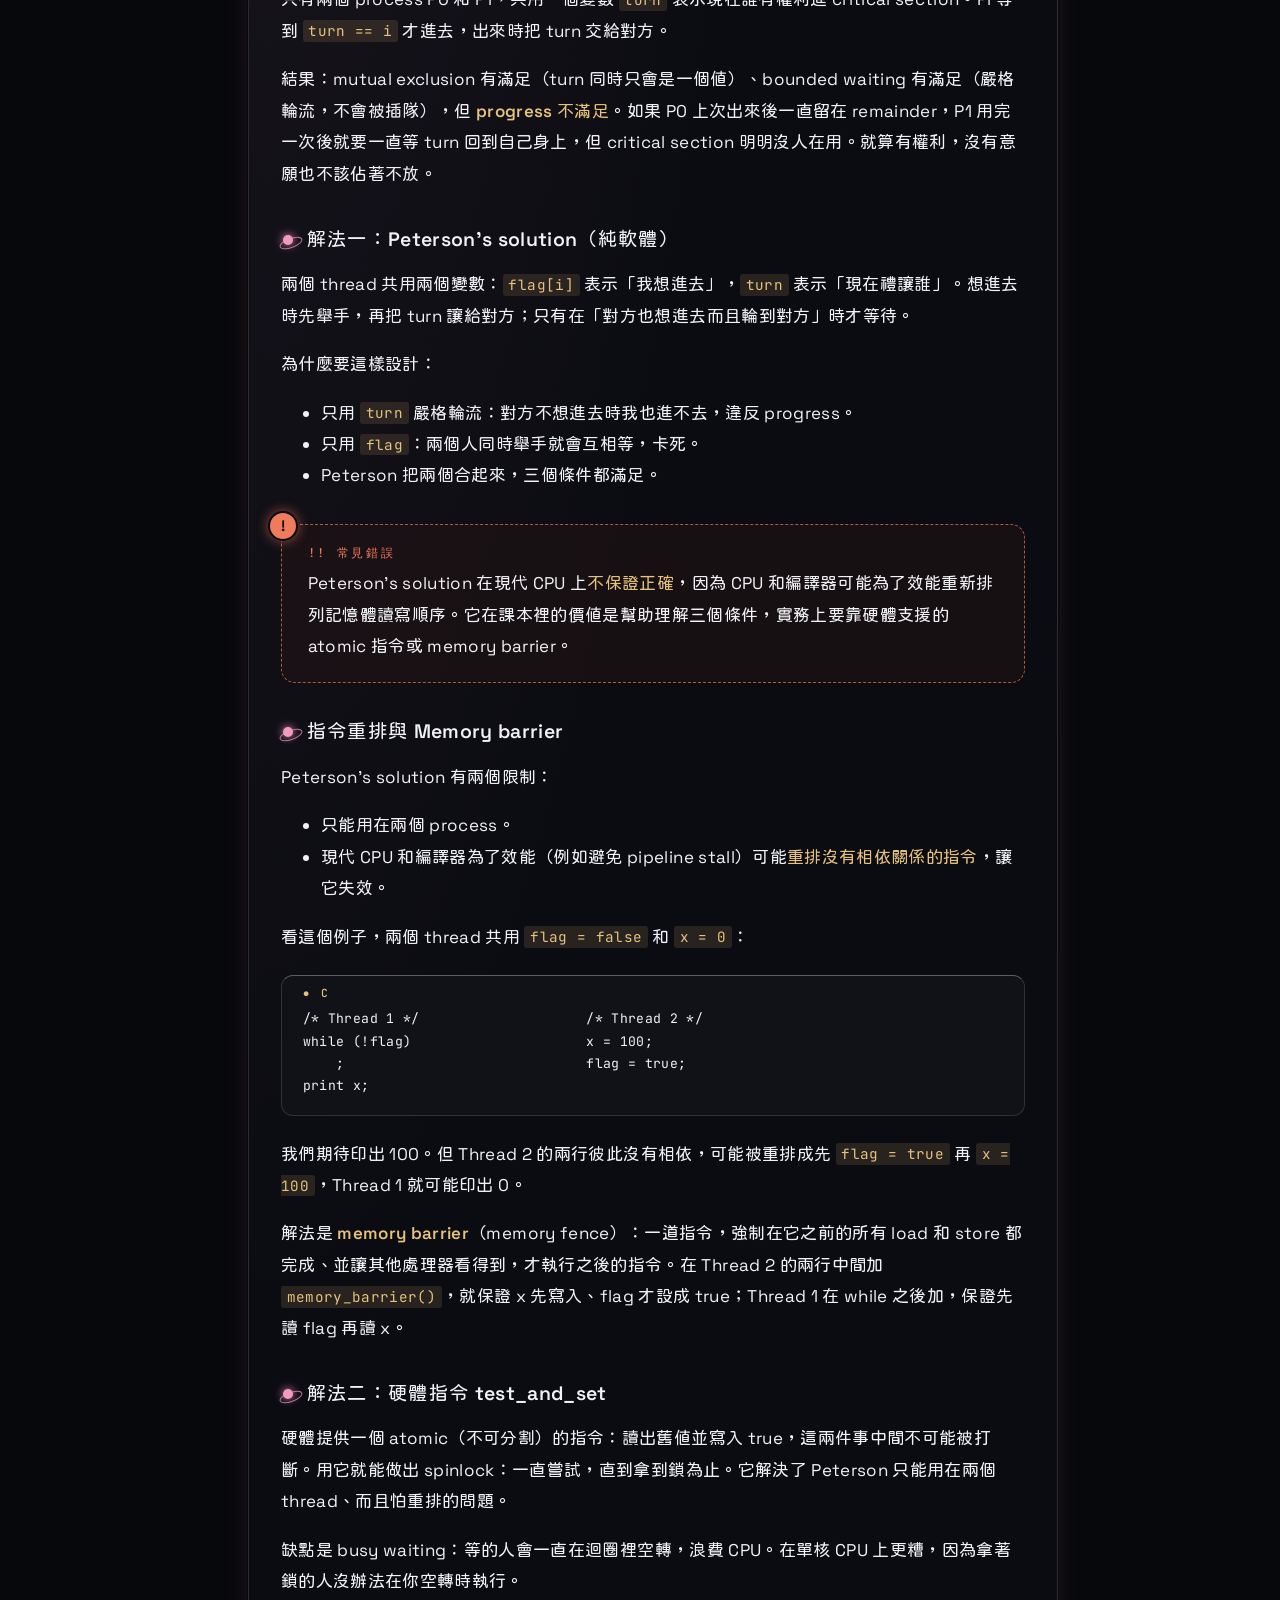
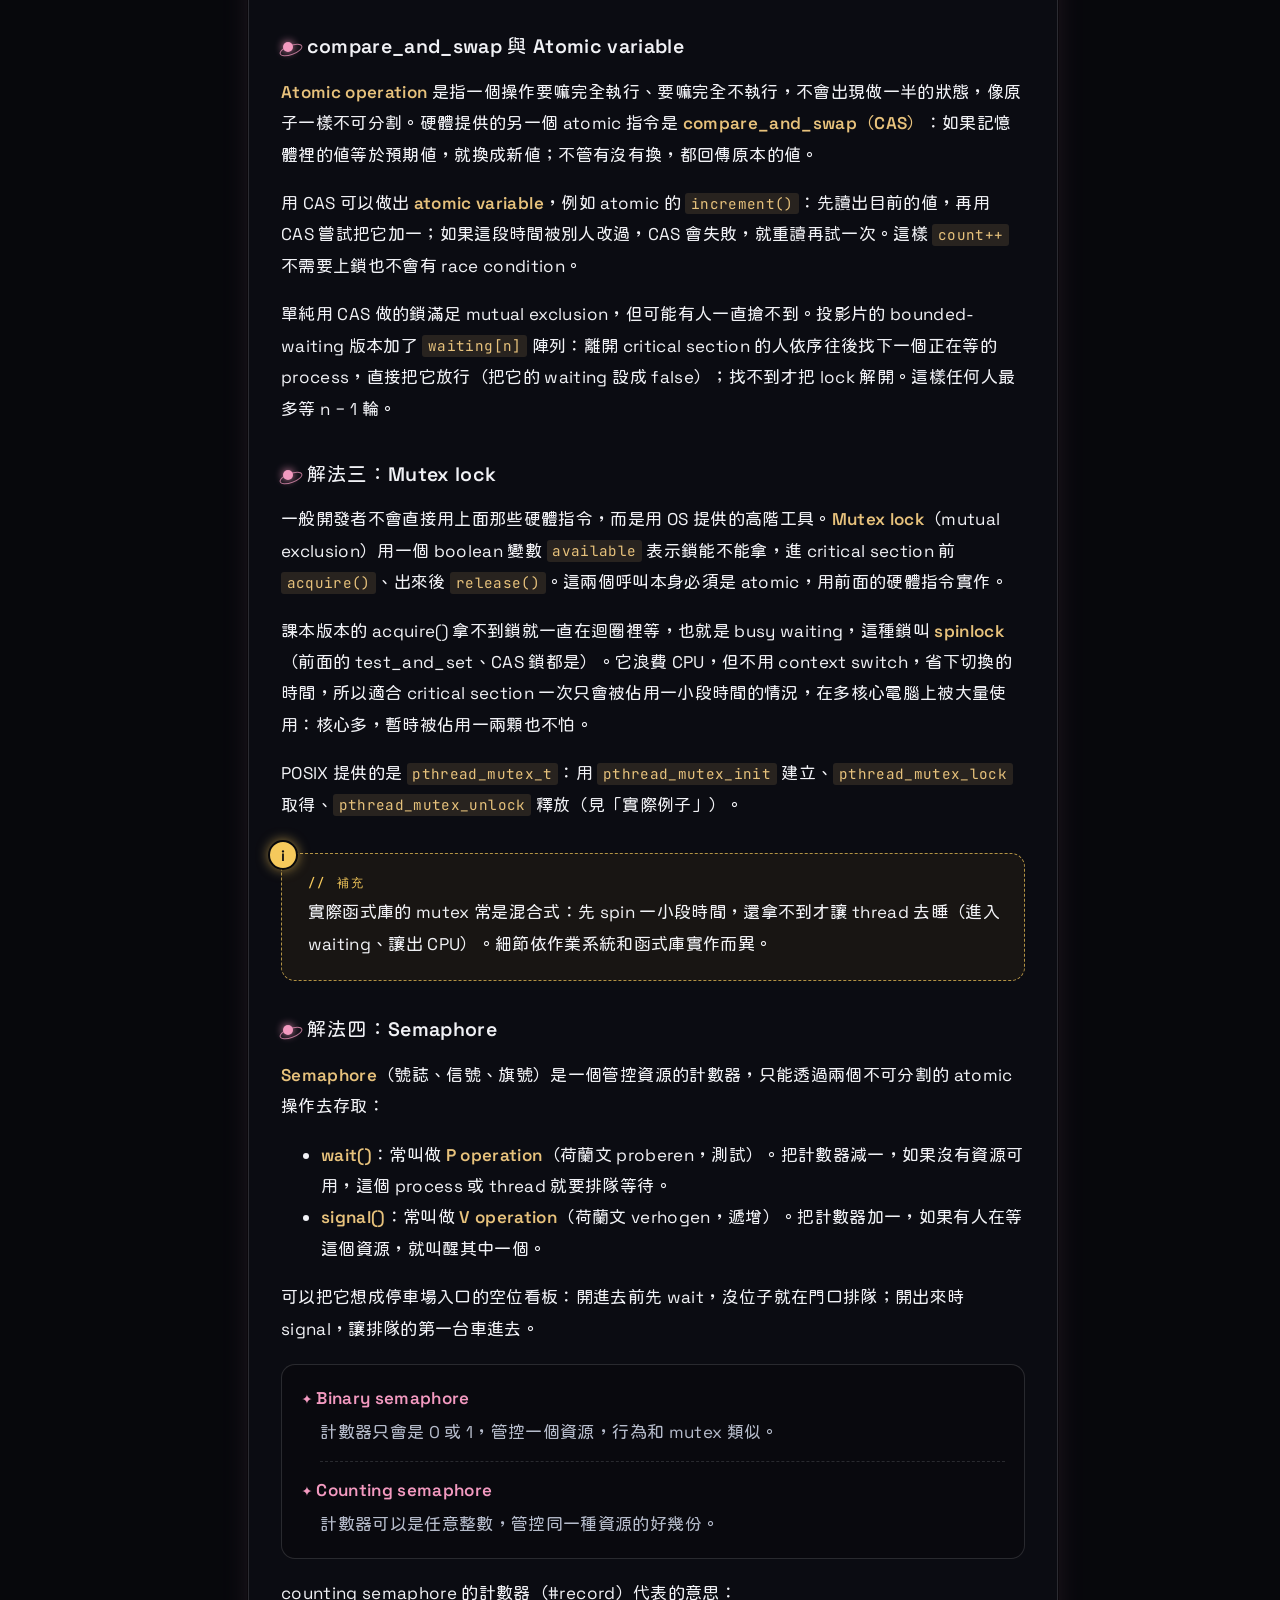
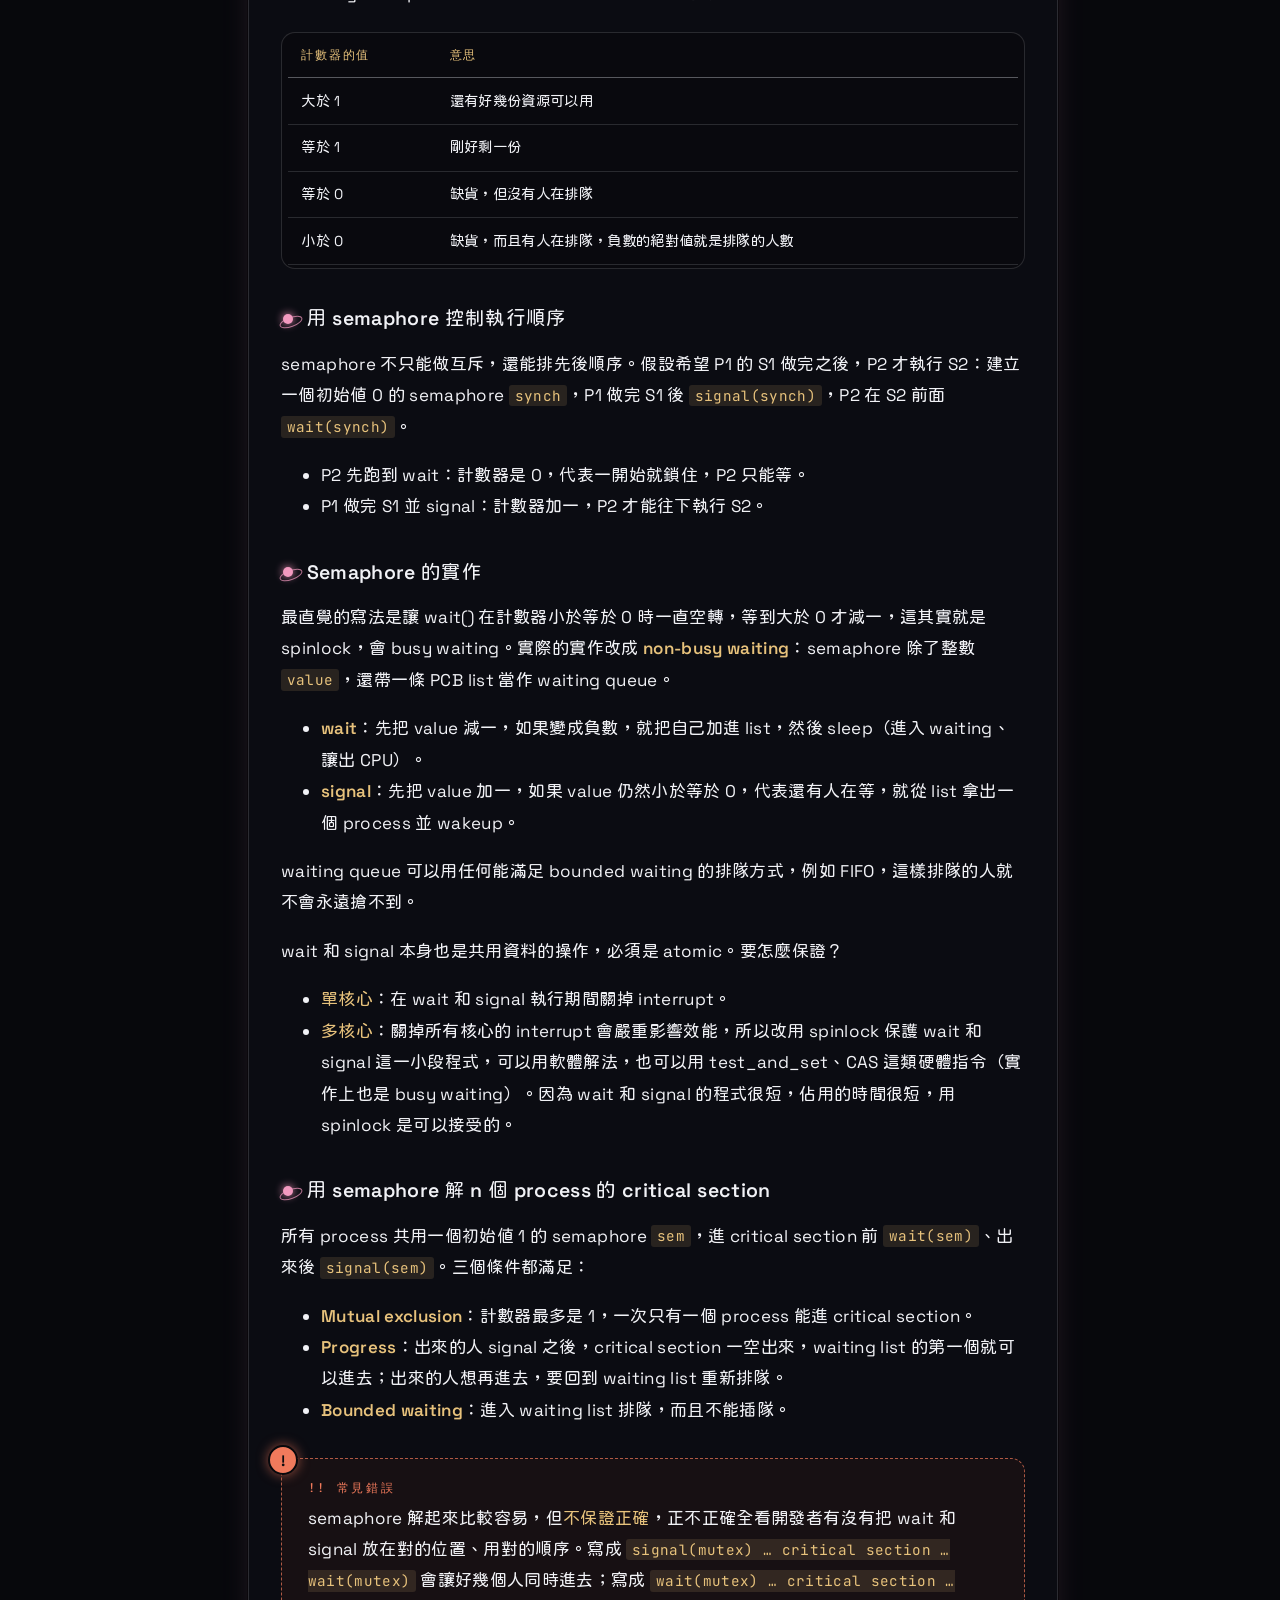
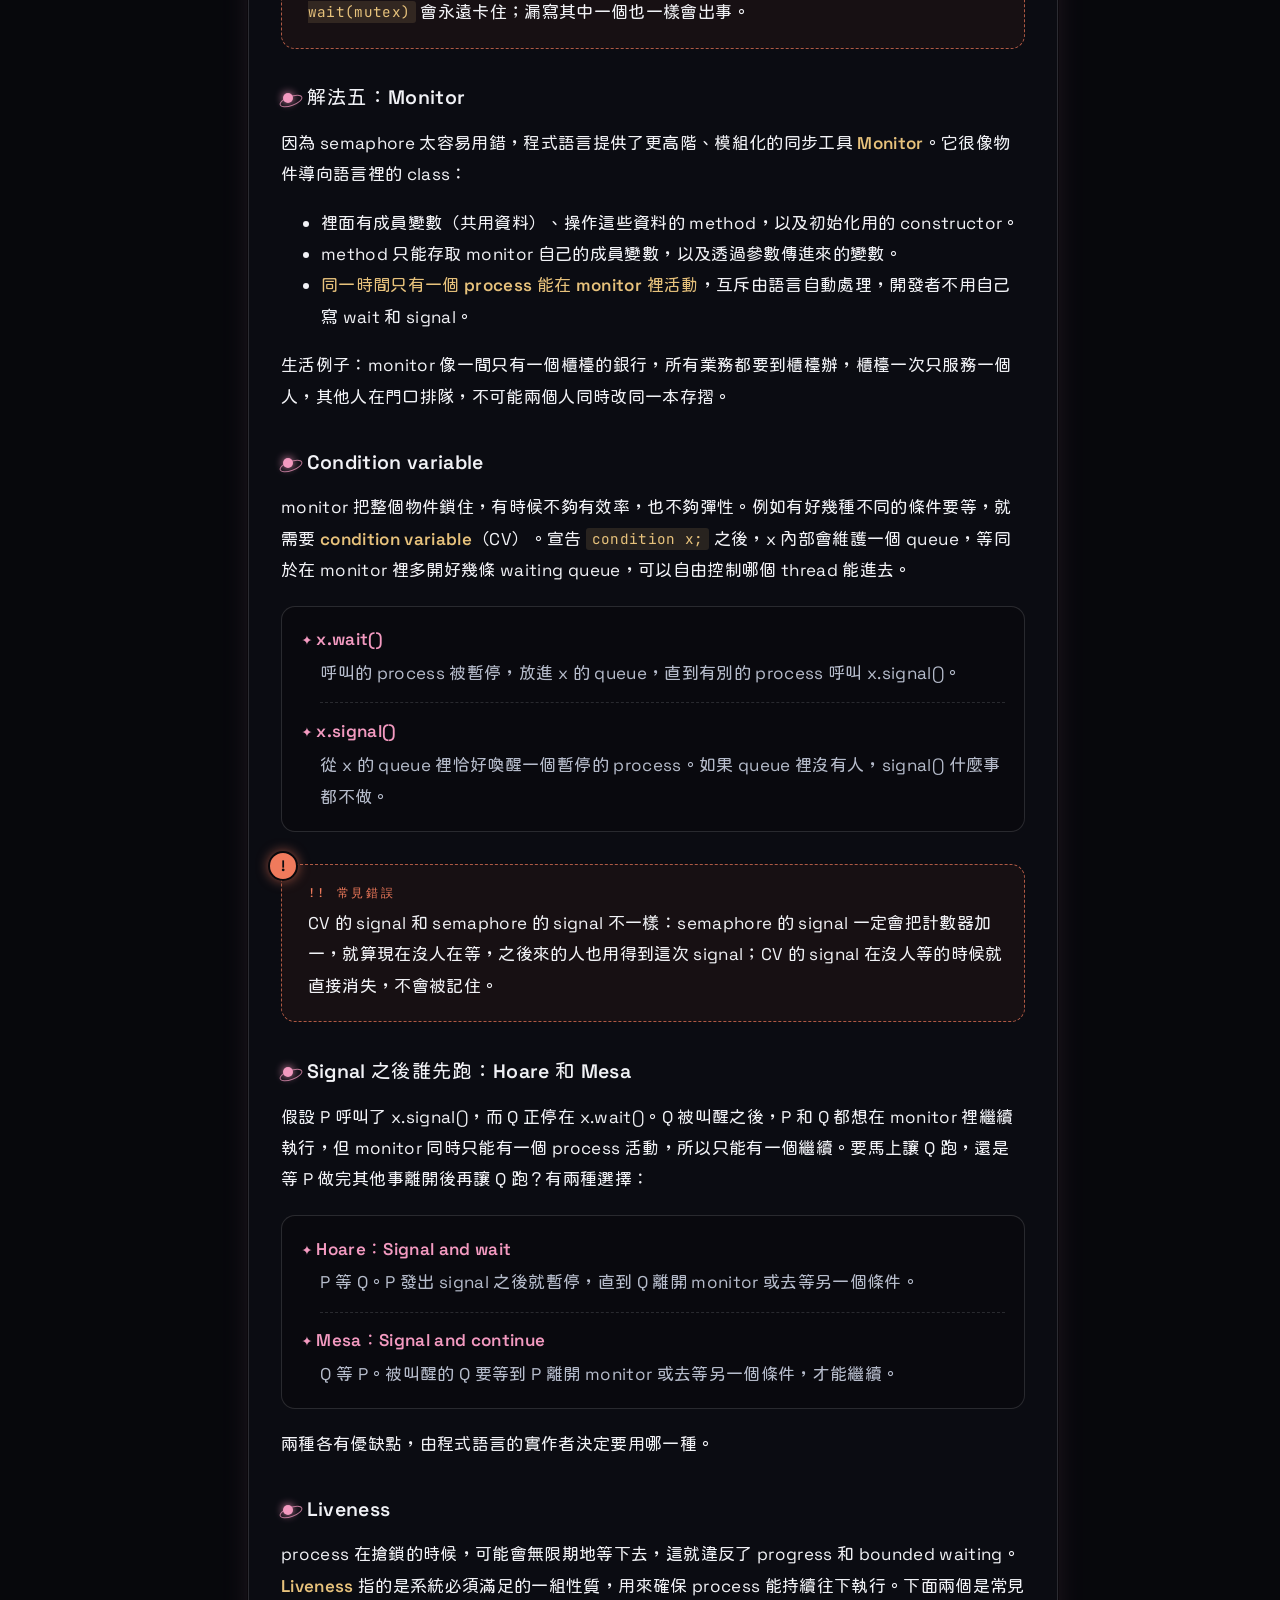
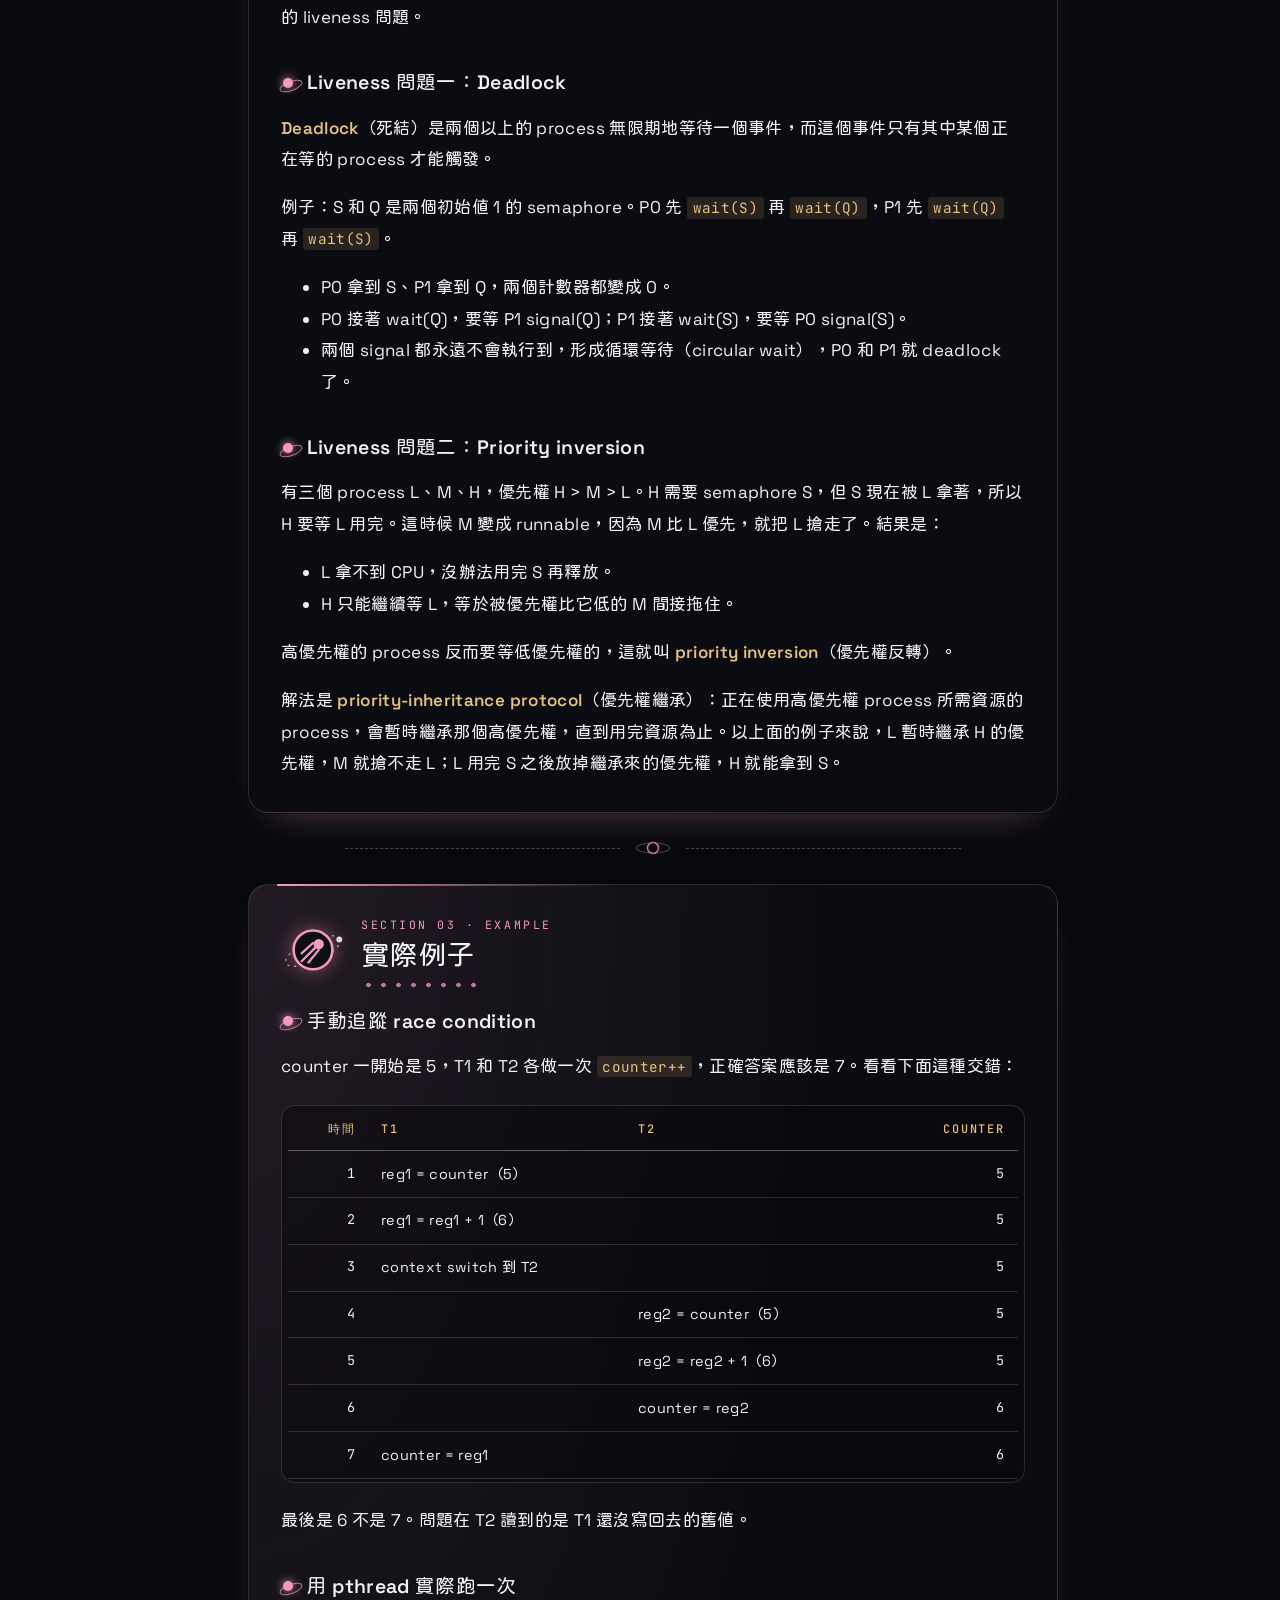
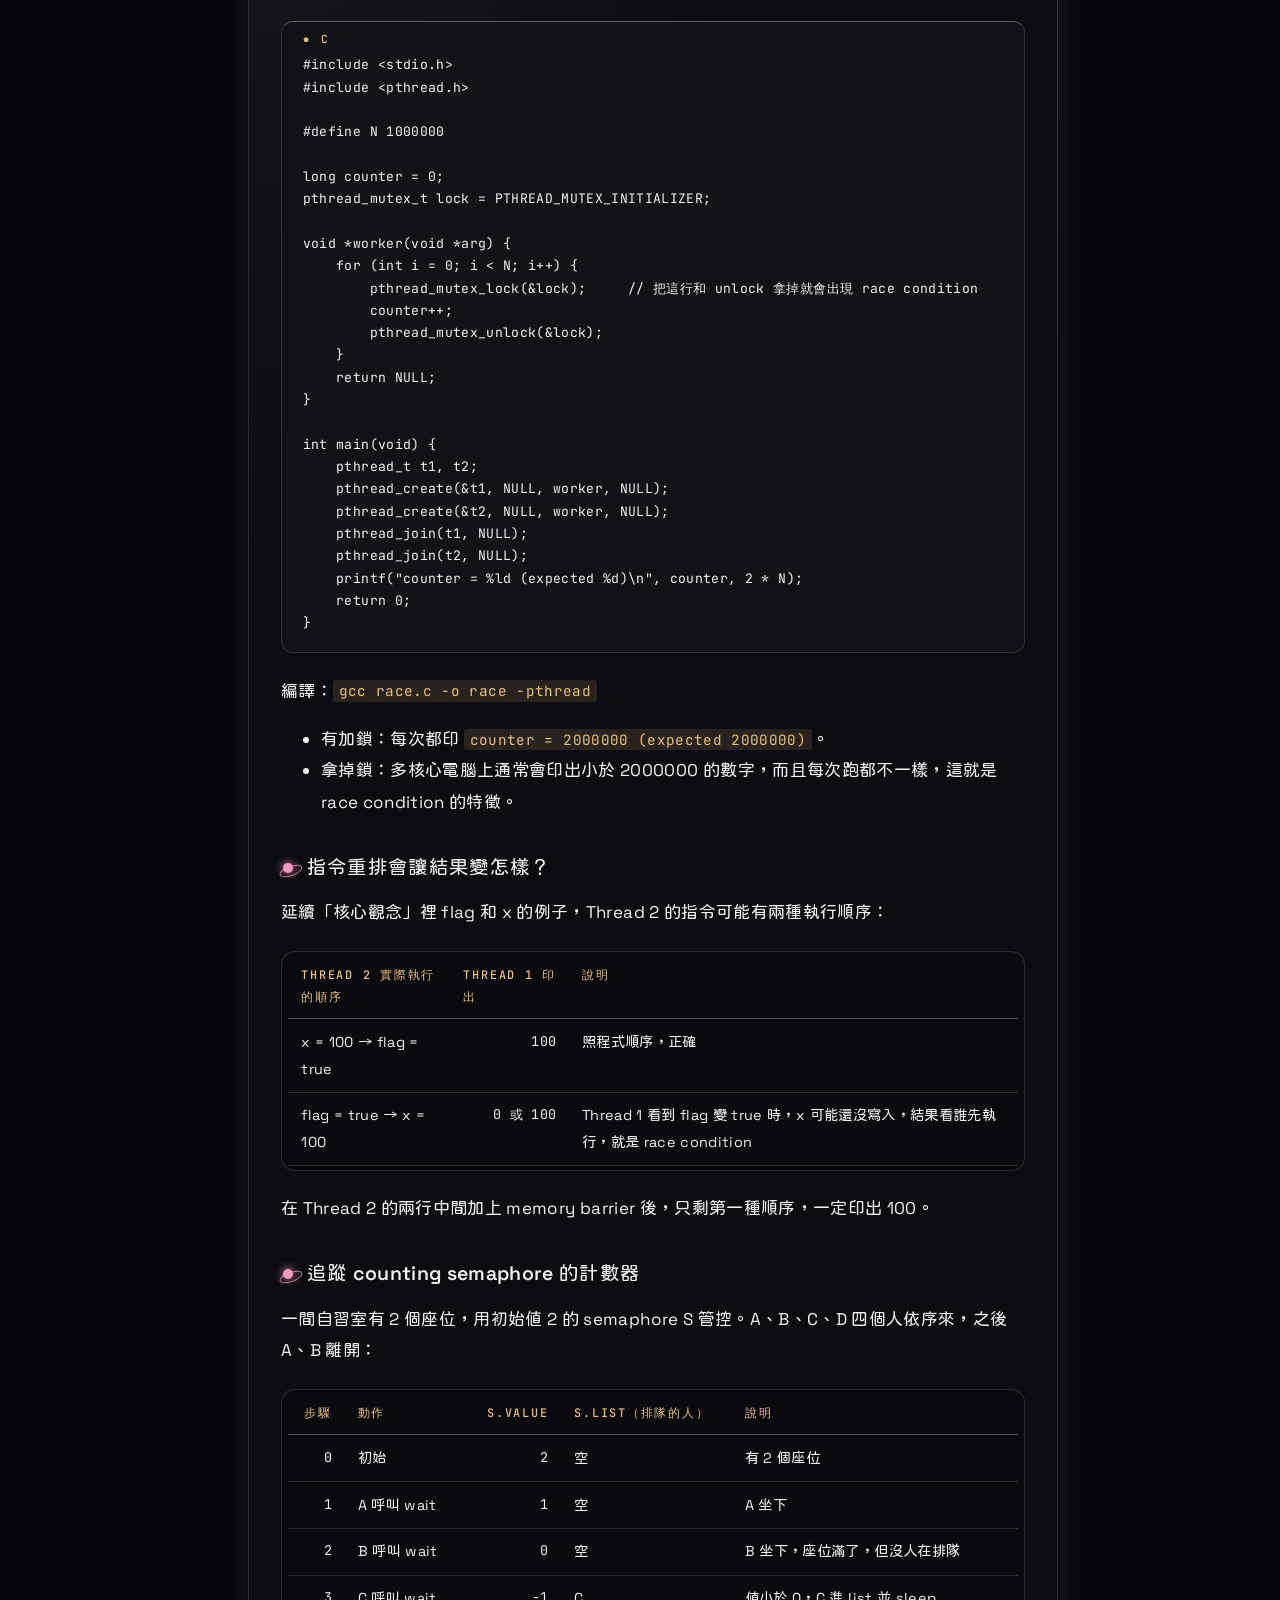
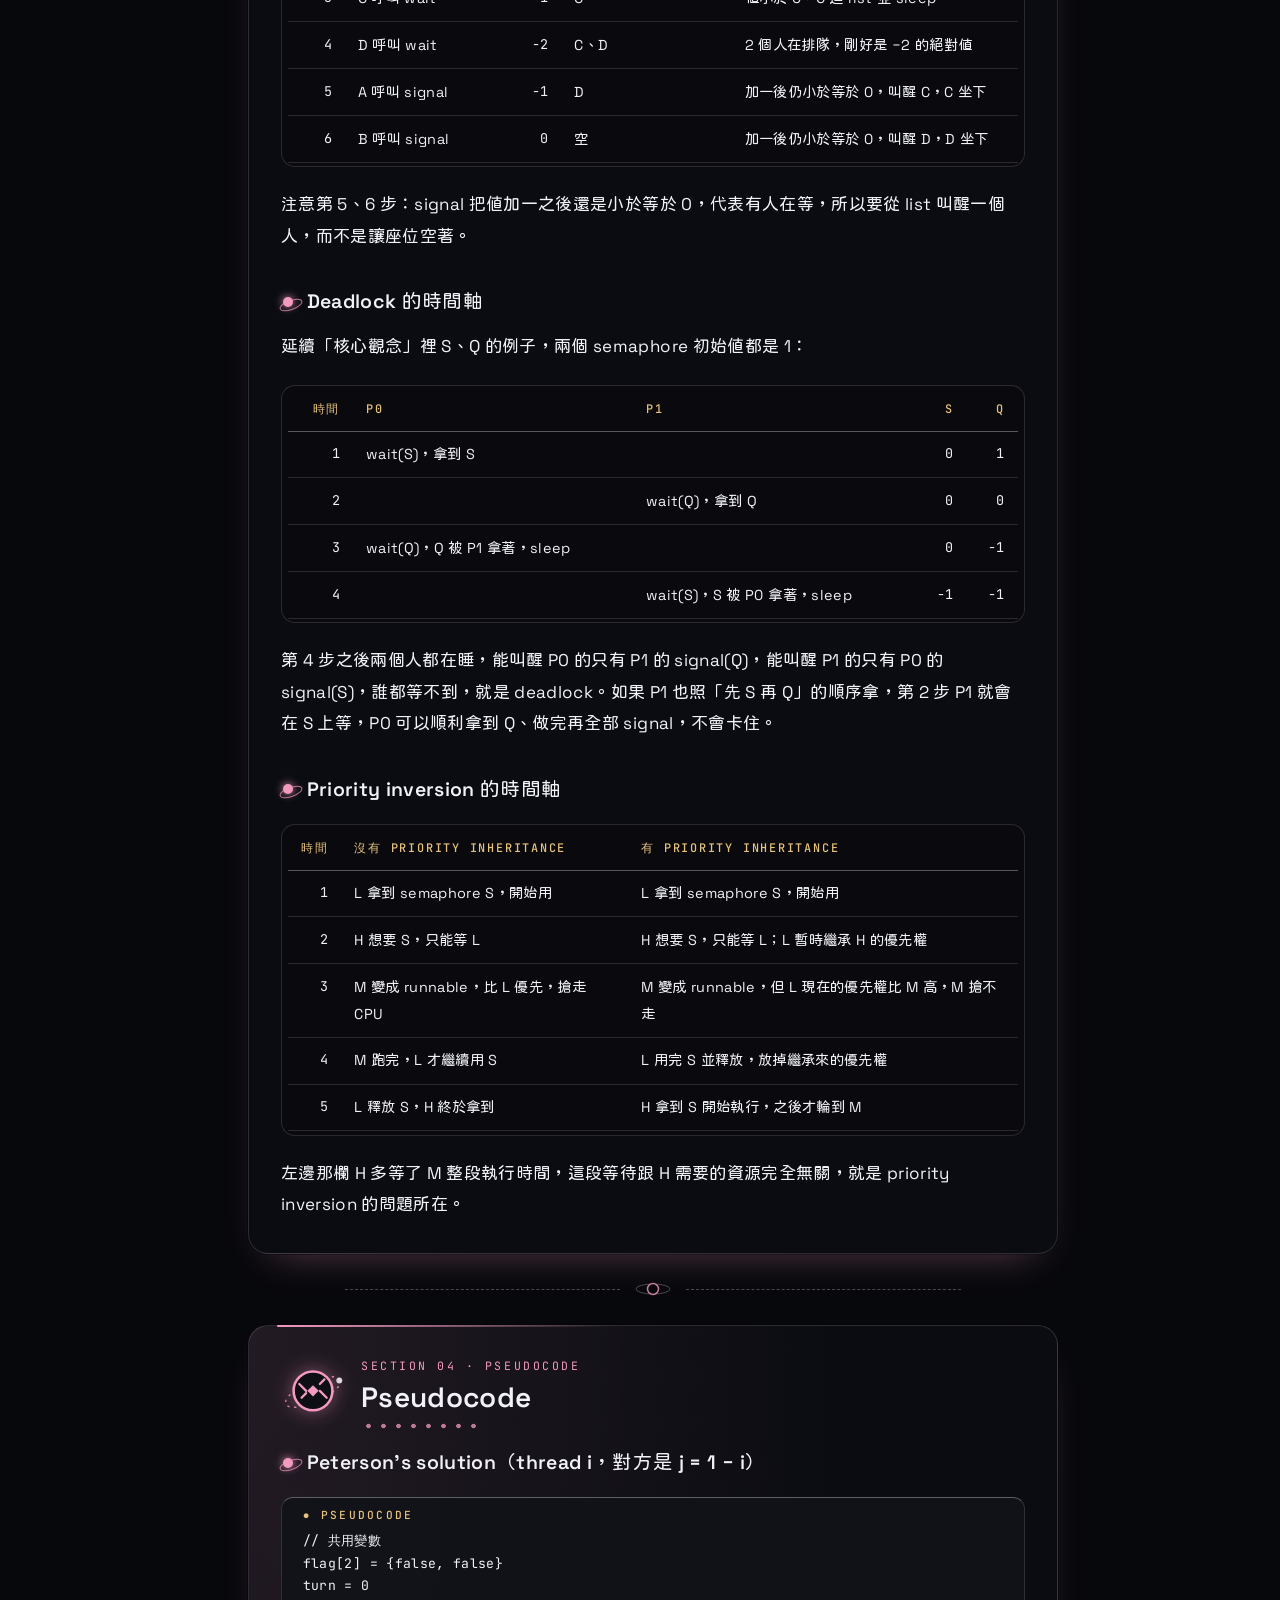
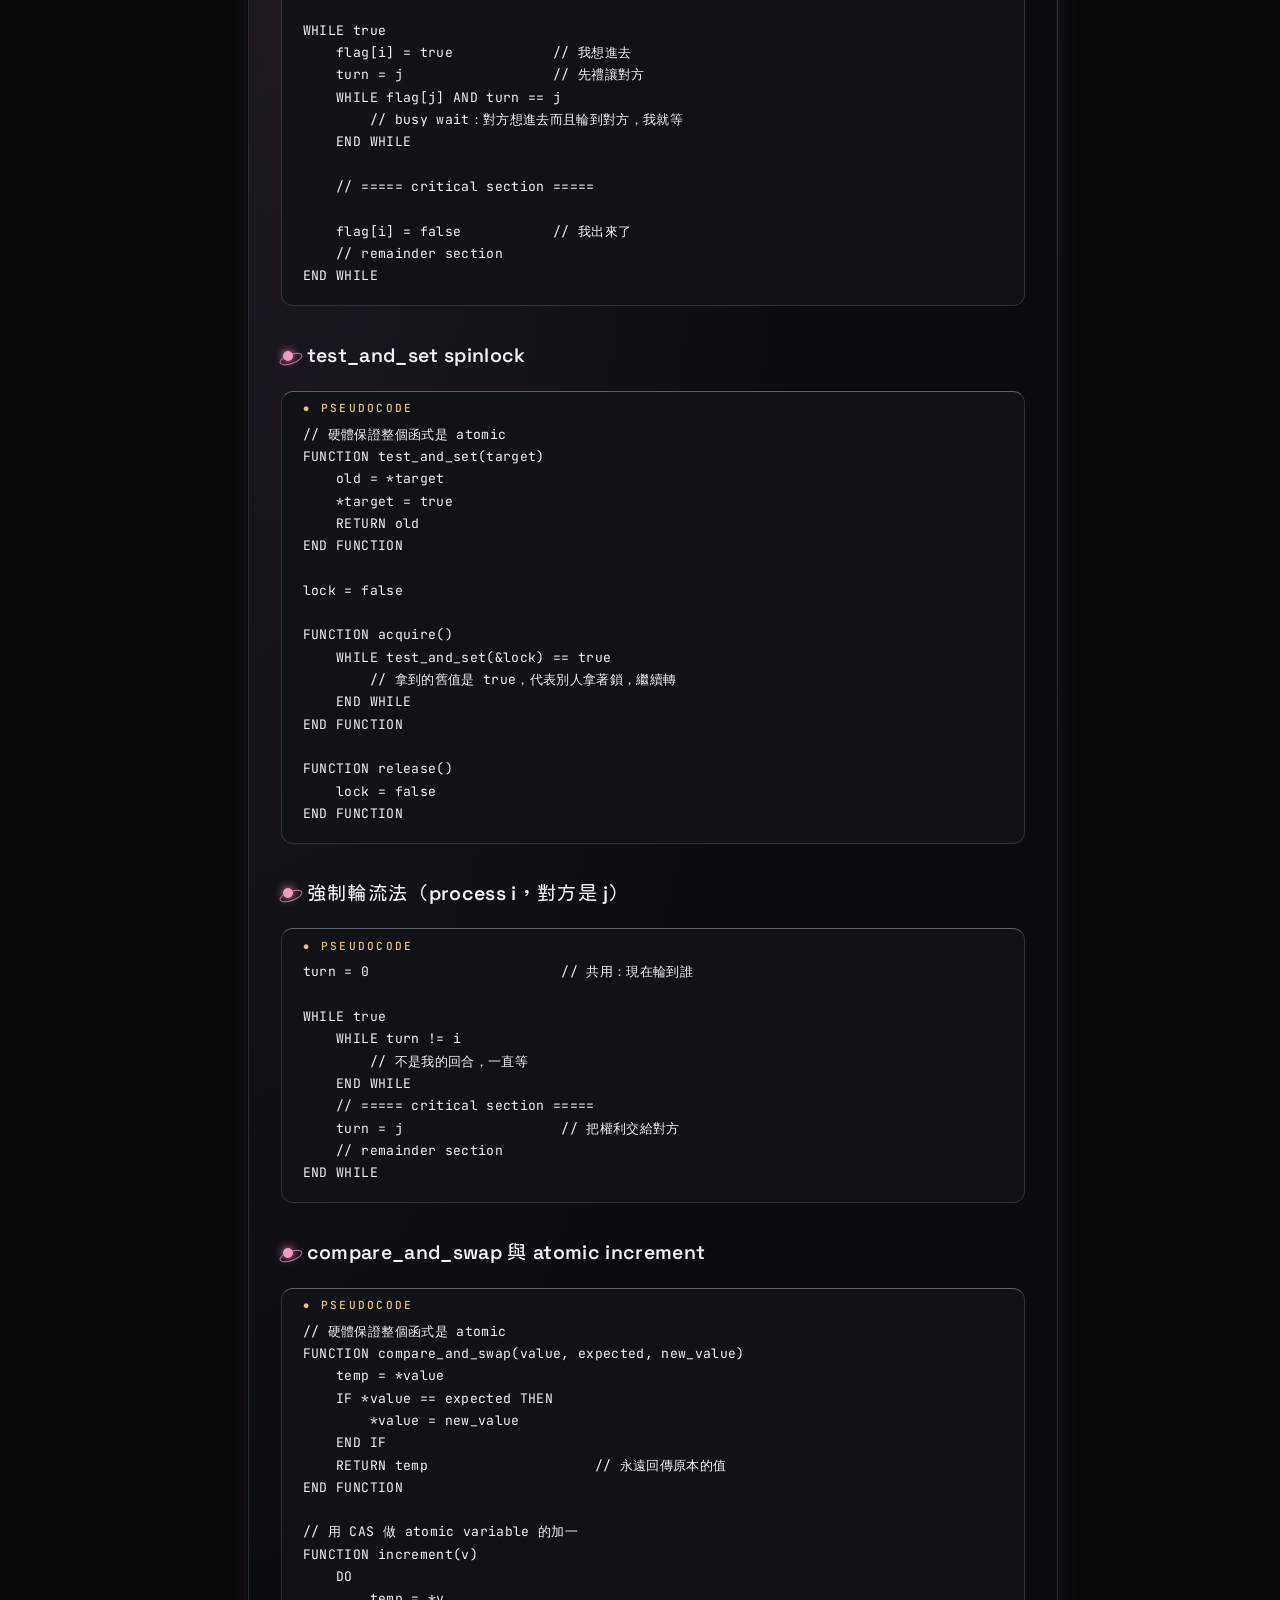
<file: chapters/06-synchronization.html>
<!DOCTYPE html>
<html lang="zh-Hant">
<head>
  <meta charset="UTF-8">
  <meta name="viewport" content="width=device-width, initial-scale=1.0">
  <title>06 同步工具 Synchronization Tools｜OS 課程筆記</title>
  <link rel="stylesheet" href="../assets/fonts/fonts.css">
  <link rel="stylesheet" href="../assets/style.css">
</head>
<body data-root=".." data-chapter="06-synchronization">
  <header class="site-header">
    <a class="brand" href="../index.html">OS notes</a>
    <button class="menu-btn" id="menu-btn" type="button">章節</button>
  </header>

  <div class="layout">
    <nav class="sidebar" id="sidebar"></nav>

    <main class="content">
      <header class="chapter-head">
        <p class="eyebrow">CHAPTER 06</p>
        <h1>同步工具</h1>
        <p class="en">Synchronization Tools</p>
      </header>

      <h2 id="key-points">本章重點</h2>
      <div class="summary-box">
        <ul>
          <li>多個 process / thread 同時改同一份資料，結果取決於執行順序，這叫 race condition，連 kernel 裡的變數都會發生。</li>
          <li>會碰到共用資料的那段程式叫 critical section，解法要滿足 mutual exclusion、progress、bounded waiting。</li>
          <li>軟體解法：強制輪流法缺 progress；Peterson's solution 三個條件都滿足，但現代 CPU 會重排指令，需要 memory barrier。</li>
          <li>硬體支援：memory barrier、test_and_set、compare_and_swap（CAS），以及用 CAS 做出的 atomic variable；再往上一層是 mutex lock（通常實作成 spinlock）。</li>
          <li>Semaphore 是管控資源的計數器，只能用 wait（P）和 signal（V）存取：大於 0 代表還有幾份資源，負數的絕對值代表有幾個人在排隊。</li>
          <li>semaphore 很容易用錯，所以有更高階的 monitor：一次只讓一個 process 在裡面活動，再用 condition variable 控制誰要等、誰被叫醒；同步沒做好會出現 deadlock、priority inversion 這類 liveness 問題。</li>
        </ul>
      </div>

      <h2 id="concepts">核心觀念</h2>

      <h3>Race condition</h3>
      <p>一行 <code>counter++</code> 看起來是一個動作，但 CPU 其實要做三步：</p>
      <pre class="pseudo"><code>register = counter        // 1. 從記憶體讀出來
register = register + 1   // 2. 在暫存器裡加一
counter  = register       // 3. 寫回記憶體</code></pre>
      <p>如果兩個 thread 同時做 <code>counter++</code>，三個步驟可能交錯執行，其中一次的加法就被「蓋掉」了。這種「結果取決於誰先誰後」的情況叫做 race condition（競爭狀況）。</p>
      <p>生活例子：你和室友共用一個記帳 App，餘額 500。你記一筆 +100，他同時記一筆 +200。如果兩支手機都先讀到 500，你寫回 600，他寫回 700，最後餘額變成 700，你那筆 100 就不見了。</p>

      <h3>Kernel 裡的 race condition</h3>
      <p>race condition 不只發生在使用者程式。例如 P0 和 P1 同時呼叫 fork()，kernel 都要讀取變數 <code>next_available_pid</code>（下一個可用的 pid）。如果沒有互斥，兩個新 process 可能拿到同一個 pid，這顯然不合理。</p>
      <p>單核心時可以暫時關掉 interrupt，讓手上的指令一口氣做完；但多核心時其他 CPU 照樣在跑、照樣能存取 shared memory，所以沒用。kernel 處理 critical section 有兩種方式：</p>
      <ul>
        <li><strong>Non-preemptive kernel</strong>：在 kernel mode 執行的 process 不會被搶走，直到它離開 kernel、block 或主動讓出 CPU，所以 kernel 資料不會有 race condition。</li>
        <li><strong>Preemptive kernel</strong>：允許在 kernel mode 被搶，回應比較快、適合即時系統，但設計時要非常小心。</li>
      </ul>

      <h3>Critical section 的三個必要條件</h3>
      <p>會讀寫共用資料的那段程式叫 critical section（臨界區）。任何解法都要滿足：</p>
      <dl class="terms">
        <dt>Mutual exclusion（互斥）</dt>
        <dd>同一時間最多只有一個 thread 在 critical section 裡面。</dd>
        <dt>Progress（進行）</dt>
        <dd>如果 critical section 沒人在用，又有人想進去，那就必須能在有限時間內決定讓誰進去，不能大家卡住。而且只有想進去的人能參與決定。</dd>
        <dt>Bounded waiting（有限等待）</dt>
        <dd>一個 thread 提出要進去之後，別人插隊的次數有上限，不會永遠等不到。</dd>
      </dl>
      <div class="callout tip">
        <strong>記憶技巧</strong>
        <p>想成一間單人廁所：一次只能一個人（mutual exclusion）、沒人在用時想上的人要能進去（progress）、排隊的人不會一直被插隊（bounded waiting）。</p>
      </div>

      <h3>Critical section 的程式結構</h3>
      <pre class="pseudo"><code>WHILE true
    entry section          // 申請進入：表達意願、等待許可
        critical section   // 存取共用資料
    exit section           // 離開時通知別人
        remainder section  // 其他不相關的程式
END WHILE</code></pre>
      <p>解法要設計的就是 entry section 和 exit section。注意：process 離開 remainder、進入 entry section，才代表「有意願」進 critical section。</p>

      <h3>先試試：強制輪流法</h3>
      <p>只有兩個 process P0 和 P1，共用一個變數 <code>turn</code> 表示現在誰有權利進 critical section。Pi 等到 <code>turn == i</code> 才進去，出來時把 turn 交給對方。</p>
      <p>結果：mutual exclusion 有滿足（turn 同時只會是一個值）、bounded waiting 有滿足（嚴格輪流，不會被插隊），但 <strong>progress 不滿足</strong>。如果 P0 上次出來後一直留在 remainder，P1 用完一次後就要一直等 turn 回到自己身上，但 critical section 明明沒人在用。就算有權利，沒有意願也不該佔著不放。</p>

      <h3>解法一：Peterson's solution（純軟體）</h3>
      <p>兩個 thread 共用兩個變數：<code>flag[i]</code> 表示「我想進去」，<code>turn</code> 表示「現在禮讓誰」。想進去時先舉手，再把 turn 讓給對方；只有在「對方也想進去而且輪到對方」時才等待。</p>
      <p>為什麼要這樣設計：</p>
      <ul>
        <li>只用 <code>turn</code> 嚴格輪流：對方不想進去時我也進不去，違反 progress。</li>
        <li>只用 <code>flag</code>：兩個人同時舉手就會互相等，卡死。</li>
        <li>Peterson 把兩個合起來，三個條件都滿足。</li>
      </ul>
      <div class="callout warn">
        <strong>常見錯誤</strong>
        <p>Peterson's solution 在現代 CPU 上<strong>不保證正確</strong>，因為 CPU 和編譯器可能為了效能重新排列記憶體讀寫順序。它在課本裡的價值是幫助理解三個條件，實務上要靠硬體支援的 atomic 指令或 memory barrier。</p>
      </div>

      <h3>指令重排與 Memory barrier</h3>
      <p>Peterson's solution 有兩個限制：</p>
      <ul>
        <li>只能用在兩個 process。</li>
        <li>現代 CPU 和編譯器為了效能（例如避免 pipeline stall）可能<strong>重排沒有相依關係的指令</strong>，讓它失效。</li>
      </ul>
      <p>看這個例子，兩個 thread 共用 <code>flag = false</code> 和 <code>x = 0</code>：</p>
      <pre class="lang-c"><code>/* Thread 1 */                    /* Thread 2 */
while (!flag)                     x = 100;
    ;                             flag = true;
print x;</code></pre>
      <p>我們期待印出 100。但 Thread 2 的兩行彼此沒有相依，可能被重排成先 <code>flag = true</code> 再 <code>x = 100</code>，Thread 1 就可能印出 0。</p>
      <p>解法是 <strong>memory barrier</strong>（memory fence）：一道指令，強制在它之前的所有 load 和 store 都完成、並讓其他處理器看得到，才執行之後的指令。在 Thread 2 的兩行中間加 <code>memory_barrier()</code>，就保證 x 先寫入、flag 才設成 true；Thread 1 在 while 之後加，保證先讀 flag 再讀 x。</p>

      <h3>解法二：硬體指令 test_and_set</h3>
      <p>硬體提供一個 atomic（不可分割）的指令：讀出舊值並寫入 true，這兩件事中間不可能被打斷。用它就能做出 spinlock：一直嘗試，直到拿到鎖為止。它解決了 Peterson 只能用在兩個 thread、而且怕重排的問題。</p>
      <p>缺點是 busy waiting：等的人會一直在迴圈裡空轉，浪費 CPU。在單核 CPU 上更糟，因為拿著鎖的人沒辦法在你空轉時執行。</p>

      <h3>compare_and_swap 與 Atomic variable</h3>
      <p><strong>Atomic operation</strong> 是指一個操作要嘛完全執行、要嘛完全不執行，不會出現做一半的狀態，像原子一樣不可分割。硬體提供的另一個 atomic 指令是 <strong>compare_and_swap（CAS）</strong>：如果記憶體裡的值等於預期值，就換成新值；不管有沒有換，都回傳原本的值。</p>
      <p>用 CAS 可以做出 <strong>atomic variable</strong>，例如 atomic 的 <code>increment()</code>：先讀出目前的值，再用 CAS 嘗試把它加一；如果這段時間被別人改過，CAS 會失敗，就重讀再試一次。這樣 <code>count++</code> 不需要上鎖也不會有 race condition。</p>
      <p>單純用 CAS 做的鎖滿足 mutual exclusion，但可能有人一直搶不到。投影片的 bounded-waiting 版本加了 <code>waiting[n]</code> 陣列：離開 critical section 的人依序往後找下一個正在等的 process，直接把它放行（把它的 waiting 設成 false）；找不到才把 lock 解開。這樣任何人最多等 n − 1 輪。</p>

      <h3>解法三：Mutex lock</h3>
      <p>一般開發者不會直接用上面那些硬體指令，而是用 OS 提供的高階工具。<strong>Mutex lock</strong>（mutual exclusion）用一個 boolean 變數 <code>available</code> 表示鎖能不能拿，進 critical section 前 <code>acquire()</code>、出來後 <code>release()</code>。這兩個呼叫本身必須是 atomic，用前面的硬體指令實作。</p>
      <p>課本版本的 acquire() 拿不到鎖就一直在迴圈裡等，也就是 busy waiting，這種鎖叫 <strong>spinlock</strong>（前面的 test_and_set、CAS 鎖都是）。它浪費 CPU，但不用 context switch，省下切換的時間，所以適合 critical section 一次只會被佔用一小段時間的情況，在多核心電腦上被大量使用：核心多，暫時被佔用一兩顆也不怕。</p>
      <p>POSIX 提供的是 <code>pthread_mutex_t</code>：用 <code>pthread_mutex_init</code> 建立、<code>pthread_mutex_lock</code> 取得、<code>pthread_mutex_unlock</code> 釋放（見「實際例子」）。</p>
      <div class="callout note">
        <strong>補充</strong>
        <p>實際函式庫的 mutex 常是混合式：先 spin 一小段時間，還拿不到才讓 thread 去睡（進入 waiting、讓出 CPU）。細節依作業系統和函式庫實作而異。</p>
      </div>

      <h3>解法四：Semaphore</h3>
      <p><strong>Semaphore</strong>（號誌、信號、旗號）是一個管控資源的計數器，只能透過兩個不可分割的 atomic 操作去存取：</p>
      <ul>
        <li><strong>wait()</strong>：常叫做 <strong>P operation</strong>（荷蘭文 proberen，測試）。把計數器減一，如果沒有資源可用，這個 process 或 thread 就要排隊等待。</li>
        <li><strong>signal()</strong>：常叫做 <strong>V operation</strong>（荷蘭文 verhogen，遞增）。把計數器加一，如果有人在等這個資源，就叫醒其中一個。</li>
      </ul>
      <p>可以把它想成停車場入口的空位看板：開進去前先 wait，沒位子就在門口排隊；開出來時 signal，讓排隊的第一台車進去。</p>
      <dl class="terms">
        <dt>Binary semaphore</dt>
        <dd>計數器只會是 0 或 1，管控一個資源，行為和 mutex 類似。</dd>
        <dt>Counting semaphore</dt>
        <dd>計數器可以是任意整數，管控同一種資源的好幾份。</dd>
      </dl>
      <p>counting semaphore 的計數器（#record）代表的意思：</p>
      <div class="table-wrap">
        <table>
          <thead><tr><th>計數器的值</th><th>意思</th></tr></thead>
          <tbody>
            <tr><td>大於 1</td><td>還有好幾份資源可以用</td></tr>
            <tr><td>等於 1</td><td>剛好剩一份</td></tr>
            <tr><td>等於 0</td><td>缺貨，但沒有人在排隊</td></tr>
            <tr><td>小於 0</td><td>缺貨，而且有人在排隊，負數的絕對值就是排隊的人數</td></tr>
          </tbody>
        </table>
      </div>

      <h3>用 semaphore 控制執行順序</h3>
      <p>semaphore 不只能做互斥，還能排先後順序。假設希望 P1 的 S1 做完之後，P2 才執行 S2：建立一個初始值 0 的 semaphore <code>synch</code>，P1 做完 S1 後 <code>signal(synch)</code>，P2 在 S2 前面 <code>wait(synch)</code>。</p>
      <ul>
        <li>P2 先跑到 wait：計數器是 0，代表一開始就鎖住，P2 只能等。</li>
        <li>P1 做完 S1 並 signal：計數器加一，P2 才能往下執行 S2。</li>
      </ul>

      <h3>Semaphore 的實作</h3>
      <p>最直覺的寫法是讓 wait() 在計數器小於等於 0 時一直空轉，等到大於 0 才減一，這其實就是 spinlock，會 busy waiting。實際的實作改成 <strong>non-busy waiting</strong>：semaphore 除了整數 <code>value</code>，還帶一條 PCB list 當作 waiting queue。</p>
      <ul>
        <li><strong>wait</strong>：先把 value 減一，如果變成負數，就把自己加進 list，然後 sleep（進入 waiting、讓出 CPU）。</li>
        <li><strong>signal</strong>：先把 value 加一，如果 value 仍然小於等於 0，代表還有人在等，就從 list 拿出一個 process 並 wakeup。</li>
      </ul>
      <p>waiting queue 可以用任何能滿足 bounded waiting 的排隊方式，例如 FIFO，這樣排隊的人就不會永遠搶不到。</p>
      <p>wait 和 signal 本身也是共用資料的操作，必須是 atomic。要怎麼保證？</p>
      <ul>
        <li><strong>單核心</strong>：在 wait 和 signal 執行期間關掉 interrupt。</li>
        <li><strong>多核心</strong>：關掉所有核心的 interrupt 會嚴重影響效能，所以改用 spinlock 保護 wait 和 signal 這一小段程式，可以用軟體解法，也可以用 test_and_set、CAS 這類硬體指令（實作上也是 busy waiting）。因為 wait 和 signal 的程式很短，佔用的時間很短，用 spinlock 是可以接受的。</li>
      </ul>

      <h3>用 semaphore 解 n 個 process 的 critical section</h3>
      <p>所有 process 共用一個初始值 1 的 semaphore <code>sem</code>，進 critical section 前 <code>wait(sem)</code>、出來後 <code>signal(sem)</code>。三個條件都滿足：</p>
      <ul>
        <li><strong>Mutual exclusion</strong>：計數器最多是 1，一次只有一個 process 能進 critical section。</li>
        <li><strong>Progress</strong>：出來的人 signal 之後，critical section 一空出來，waiting list 的第一個就可以進去；出來的人想再進去，要回到 waiting list 重新排隊。</li>
        <li><strong>Bounded waiting</strong>：進入 waiting list 排隊，而且不能插隊。</li>
      </ul>
      <div class="callout warn">
        <strong>常見錯誤</strong>
        <p>semaphore 解起來比較容易，但<strong>不保證正確</strong>，正不正確全看開發者有沒有把 wait 和 signal 放在對的位置、用對的順序。寫成 <code>signal(mutex) … critical section … wait(mutex)</code> 會讓好幾個人同時進去；寫成 <code>wait(mutex) … critical section … wait(mutex)</code> 會永遠卡住；漏寫其中一個也一樣會出事。</p>
      </div>

      <h3>解法五：Monitor</h3>
      <p>因為 semaphore 太容易用錯，程式語言提供了更高階、模組化的同步工具 <strong>Monitor</strong>。它很像物件導向語言裡的 class：</p>
      <ul>
        <li>裡面有成員變數（共用資料）、操作這些資料的 method，以及初始化用的 constructor。</li>
        <li>method 只能存取 monitor 自己的成員變數，以及透過參數傳進來的變數。</li>
        <li><strong>同一時間只有一個 process 能在 monitor 裡活動</strong>，互斥由語言自動處理，開發者不用自己寫 wait 和 signal。</li>
      </ul>
      <p>生活例子：monitor 像一間只有一個櫃檯的銀行，所有業務都要到櫃檯辦，櫃檯一次只服務一個人，其他人在門口排隊，不可能兩個人同時改同一本存摺。</p>

      <h3>Condition variable</h3>
      <p>monitor 把整個物件鎖住，有時候不夠有效率，也不夠彈性。例如有好幾種不同的條件要等，就需要 <strong>condition variable</strong>（CV）。宣告 <code>condition x;</code> 之後，x 內部會維護一個 queue，等同於在 monitor 裡多開好幾條 waiting queue，可以自由控制哪個 thread 能進去。</p>
      <dl class="terms">
        <dt>x.wait()</dt>
        <dd>呼叫的 process 被暫停，放進 x 的 queue，直到有別的 process 呼叫 x.signal()。</dd>
        <dt>x.signal()</dt>
        <dd>從 x 的 queue 裡恰好喚醒一個暫停的 process。如果 queue 裡沒有人，signal() 什麼事都不做。</dd>
      </dl>
      <div class="callout warn">
        <strong>常見錯誤</strong>
        <p>CV 的 signal 和 semaphore 的 signal 不一樣：semaphore 的 signal 一定會把計數器加一，就算現在沒人在等，之後來的人也用得到這次 signal；CV 的 signal 在沒人等的時候就直接消失，不會被記住。</p>
      </div>

      <h3>Signal 之後誰先跑：Hoare 和 Mesa</h3>
      <p>假設 P 呼叫了 x.signal()，而 Q 正停在 x.wait()。Q 被叫醒之後，P 和 Q 都想在 monitor 裡繼續執行，但 monitor 同時只能有一個 process 活動，所以只能有一個繼續。要馬上讓 Q 跑，還是等 P 做完其他事離開後再讓 Q 跑？有兩種選擇：</p>
      <dl class="terms">
        <dt>Hoare：Signal and wait</dt>
        <dd>P 等 Q。P 發出 signal 之後就暫停，直到 Q 離開 monitor 或去等另一個條件。</dd>
        <dt>Mesa：Signal and continue</dt>
        <dd>Q 等 P。被叫醒的 Q 要等到 P 離開 monitor 或去等另一個條件，才能繼續。</dd>
      </dl>
      <p>兩種各有優缺點，由程式語言的實作者決定要用哪一種。</p>

      <h3>Liveness</h3>
      <p>process 在搶鎖的時候，可能會無限期地等下去，這就違反了 progress 和 bounded waiting。<strong>Liveness</strong> 指的是系統必須滿足的一組性質，用來確保 process 能持續往下執行。下面兩個是常見的 liveness 問題。</p>

      <h3>Liveness 問題一：Deadlock</h3>
      <p><strong>Deadlock</strong>（死結）是兩個以上的 process 無限期地等待一個事件，而這個事件只有其中某個正在等的 process 才能觸發。</p>
      <p>例子：S 和 Q 是兩個初始值 1 的 semaphore。P0 先 <code>wait(S)</code> 再 <code>wait(Q)</code>，P1 先 <code>wait(Q)</code> 再 <code>wait(S)</code>。</p>
      <ul>
        <li>P0 拿到 S、P1 拿到 Q，兩個計數器都變成 0。</li>
        <li>P0 接著 wait(Q)，要等 P1 signal(Q)；P1 接著 wait(S)，要等 P0 signal(S)。</li>
        <li>兩個 signal 都永遠不會執行到，形成循環等待（circular wait），P0 和 P1 就 deadlock 了。</li>
      </ul>

      <h3>Liveness 問題二：Priority inversion</h3>
      <p>有三個 process L、M、H，優先權 H &gt; M &gt; L。H 需要 semaphore S，但 S 現在被 L 拿著，所以 H 要等 L 用完。這時候 M 變成 runnable，因為 M 比 L 優先，就把 L 搶走了。結果是：</p>
      <ul>
        <li>L 拿不到 CPU，沒辦法用完 S 再釋放。</li>
        <li>H 只能繼續等 L，等於被優先權比它低的 M 間接拖住。</li>
      </ul>
      <p>高優先權的 process 反而要等低優先權的，這就叫 <strong>priority inversion</strong>（優先權反轉）。</p>
      <p>解法是 <strong>priority-inheritance protocol</strong>（優先權繼承）：正在使用高優先權 process 所需資源的 process，會暫時繼承那個高優先權，直到用完資源為止。以上面的例子來說，L 暫時繼承 H 的優先權，M 就搶不走 L；L 用完 S 之後放掉繼承來的優先權，H 就能拿到 S。</p>

      <h2 id="example">實際例子</h2>
      <h3>手動追蹤 race condition</h3>
      <p>counter 一開始是 5，T1 和 T2 各做一次 <code>counter++</code>，正確答案應該是 7。看看下面這種交錯：</p>
      <div class="table-wrap">
        <table>
          <thead><tr><th class="num">時間</th><th>T1</th><th>T2</th><th class="num">counter</th></tr></thead>
          <tbody>
            <tr><td class="num">1</td><td>reg1 = counter（5）</td><td></td><td class="num">5</td></tr>
            <tr><td class="num">2</td><td>reg1 = reg1 + 1（6）</td><td></td><td class="num">5</td></tr>
            <tr><td class="num">3</td><td colspan="2">context switch 到 T2</td><td class="num">5</td></tr>
            <tr><td class="num">4</td><td></td><td>reg2 = counter（5）</td><td class="num">5</td></tr>
            <tr><td class="num">5</td><td></td><td>reg2 = reg2 + 1（6）</td><td class="num">5</td></tr>
            <tr><td class="num">6</td><td></td><td>counter = reg2</td><td class="num">6</td></tr>
            <tr><td class="num">7</td><td>counter = reg1</td><td></td><td class="num">6</td></tr>
          </tbody>
        </table>
      </div>
      <p>最後是 6 不是 7。問題在 T2 讀到的是 T1 還沒寫回去的舊值。</p>

      <h3>用 pthread 實際跑一次</h3>
      <pre class="lang-c"><code>#include &lt;stdio.h&gt;
#include &lt;pthread.h&gt;

#define N 1000000

long counter = 0;
pthread_mutex_t lock = PTHREAD_MUTEX_INITIALIZER;

void *worker(void *arg) {
    for (int i = 0; i &lt; N; i++) {
        pthread_mutex_lock(&amp;lock);     // 把這行和 unlock 拿掉就會出現 race condition
        counter++;
        pthread_mutex_unlock(&amp;lock);
    }
    return NULL;
}

int main(void) {
    pthread_t t1, t2;
    pthread_create(&amp;t1, NULL, worker, NULL);
    pthread_create(&amp;t2, NULL, worker, NULL);
    pthread_join(t1, NULL);
    pthread_join(t2, NULL);
    printf("counter = %ld (expected %d)\n", counter, 2 * N);
    return 0;
}</code></pre>
      <p>編譯：<code>gcc race.c -o race -pthread</code></p>
      <ul>
        <li>有加鎖：每次都印 <code>counter = 2000000 (expected 2000000)</code>。</li>
        <li>拿掉鎖：多核心電腦上通常會印出小於 2000000 的數字，而且每次跑都不一樣，這就是 race condition 的特徵。</li>
      </ul>

      <h3>指令重排會讓結果變怎樣？</h3>
      <p>延續「核心觀念」裡 flag 和 x 的例子，Thread 2 的指令可能有兩種執行順序：</p>
      <div class="table-wrap">
        <table>
          <thead><tr><th>Thread 2 實際執行的順序</th><th>Thread 1 印出</th><th>說明</th></tr></thead>
          <tbody>
            <tr><td>x = 100 → flag = true</td><td class="num">100</td><td>照程式順序，正確</td></tr>
            <tr><td>flag = true → x = 100</td><td class="num">0 或 100</td><td>Thread 1 看到 flag 變 true 時，x 可能還沒寫入，結果看誰先執行，就是 race condition</td></tr>
          </tbody>
        </table>
      </div>
      <p>在 Thread 2 的兩行中間加上 memory barrier 後，只剩第一種順序，一定印出 100。</p>

      <h3>追蹤 counting semaphore 的計數器</h3>
      <p>一間自習室有 2 個座位，用初始值 2 的 semaphore S 管控。A、B、C、D 四個人依序來，之後 A、B 離開：</p>
      <div class="table-wrap">
        <table>
          <thead><tr><th class="num">步驟</th><th>動作</th><th class="num">S.value</th><th>S.list（排隊的人）</th><th>說明</th></tr></thead>
          <tbody>
            <tr><td class="num">0</td><td>初始</td><td class="num">2</td><td>空</td><td>有 2 個座位</td></tr>
            <tr><td class="num">1</td><td>A 呼叫 wait</td><td class="num">1</td><td>空</td><td>A 坐下</td></tr>
            <tr><td class="num">2</td><td>B 呼叫 wait</td><td class="num">0</td><td>空</td><td>B 坐下，座位滿了，但沒人在排隊</td></tr>
            <tr><td class="num">3</td><td>C 呼叫 wait</td><td class="num">−1</td><td>C</td><td>值小於 0，C 進 list 並 sleep</td></tr>
            <tr><td class="num">4</td><td>D 呼叫 wait</td><td class="num">−2</td><td>C、D</td><td>2 個人在排隊，剛好是 −2 的絕對值</td></tr>
            <tr><td class="num">5</td><td>A 呼叫 signal</td><td class="num">−1</td><td>D</td><td>加一後仍小於等於 0，叫醒 C，C 坐下</td></tr>
            <tr><td class="num">6</td><td>B 呼叫 signal</td><td class="num">0</td><td>空</td><td>加一後仍小於等於 0，叫醒 D，D 坐下</td></tr>
          </tbody>
        </table>
      </div>
      <p>注意第 5、6 步：signal 把值加一之後還是小於等於 0，代表有人在等，所以要從 list 叫醒一個人，而不是讓座位空著。</p>

      <h3>Deadlock 的時間軸</h3>
      <p>延續「核心觀念」裡 S、Q 的例子，兩個 semaphore 初始值都是 1：</p>
      <div class="table-wrap">
        <table>
          <thead><tr><th class="num">時間</th><th>P0</th><th>P1</th><th class="num">S</th><th class="num">Q</th></tr></thead>
          <tbody>
            <tr><td class="num">1</td><td>wait(S)，拿到 S</td><td></td><td class="num">0</td><td class="num">1</td></tr>
            <tr><td class="num">2</td><td></td><td>wait(Q)，拿到 Q</td><td class="num">0</td><td class="num">0</td></tr>
            <tr><td class="num">3</td><td>wait(Q)，Q 被 P1 拿著，sleep</td><td></td><td class="num">0</td><td class="num">−1</td></tr>
            <tr><td class="num">4</td><td></td><td>wait(S)，S 被 P0 拿著，sleep</td><td class="num">−1</td><td class="num">−1</td></tr>
          </tbody>
        </table>
      </div>
      <p>第 4 步之後兩個人都在睡，能叫醒 P0 的只有 P1 的 signal(Q)，能叫醒 P1 的只有 P0 的 signal(S)，誰都等不到，就是 deadlock。如果 P1 也照「先 S 再 Q」的順序拿，第 2 步 P1 就會在 S 上等，P0 可以順利拿到 Q、做完再全部 signal，不會卡住。</p>

      <h3>Priority inversion 的時間軸</h3>
      <div class="table-wrap">
        <table>
          <thead><tr><th class="num">時間</th><th>沒有 priority inheritance</th><th>有 priority inheritance</th></tr></thead>
          <tbody>
            <tr><td class="num">1</td><td>L 拿到 semaphore S，開始用</td><td>L 拿到 semaphore S，開始用</td></tr>
            <tr><td class="num">2</td><td>H 想要 S，只能等 L</td><td>H 想要 S，只能等 L；L 暫時繼承 H 的優先權</td></tr>
            <tr><td class="num">3</td><td>M 變成 runnable，比 L 優先，搶走 CPU</td><td>M 變成 runnable，但 L 現在的優先權比 M 高，M 搶不走</td></tr>
            <tr><td class="num">4</td><td>M 跑完，L 才繼續用 S</td><td>L 用完 S 並釋放，放掉繼承來的優先權</td></tr>
            <tr><td class="num">5</td><td>L 釋放 S，H 終於拿到</td><td>H 拿到 S 開始執行，之後才輪到 M</td></tr>
          </tbody>
        </table>
      </div>
      <p>左邊那欄 H 多等了 M 整段執行時間，這段等待跟 H 需要的資源完全無關，就是 priority inversion 的問題所在。</p>

      <h2 id="pseudocode">Pseudocode</h2>
      <h3>Peterson's solution（thread i，對方是 j = 1 − i）</h3>
      <pre class="pseudo"><code>// 共用變數
flag[2] = {false, false}
turn = 0

WHILE true
    flag[i] = true            // 我想進去
    turn = j                  // 先禮讓對方
    WHILE flag[j] AND turn == j
        // busy wait：對方想進去而且輪到對方，我就等
    END WHILE

    // ===== critical section =====

    flag[i] = false           // 我出來了
    // remainder section
END WHILE</code></pre>

      <h3>test_and_set spinlock</h3>
      <pre class="pseudo"><code>// 硬體保證整個函式是 atomic
FUNCTION test_and_set(target)
    old = *target
    *target = true
    RETURN old
END FUNCTION

lock = false

FUNCTION acquire()
    WHILE test_and_set(&amp;lock) == true
        // 拿到的舊值是 true，代表別人拿著鎖，繼續轉
    END WHILE
END FUNCTION

FUNCTION release()
    lock = false
END FUNCTION</code></pre>

      <h3>強制輪流法（process i，對方是 j）</h3>
      <pre class="pseudo"><code>turn = 0                       // 共用：現在輪到誰

WHILE true
    WHILE turn != i
        // 不是我的回合，一直等
    END WHILE
    // ===== critical section =====
    turn = j                   // 把權利交給對方
    // remainder section
END WHILE</code></pre>

      <h3>compare_and_swap 與 atomic increment</h3>
      <pre class="pseudo"><code>// 硬體保證整個函式是 atomic
FUNCTION compare_and_swap(value, expected, new_value)
    temp = *value
    IF *value == expected THEN
        *value = new_value
    END IF
    RETURN temp                    // 永遠回傳原本的值
END FUNCTION

// 用 CAS 做 atomic variable 的加一
FUNCTION increment(v)
    DO
        temp = *v
    WHILE temp != compare_and_swap(v, temp, temp + 1)
    // 如果中間被別人改過，CAS 失敗，重讀再試
END FUNCTION</code></pre>

      <h3>CAS + bounded waiting（n 個 process）</h3>
      <pre class="pseudo"><code>waiting[n] = {false, ...}      // 誰正在等
lock = 0                       // 0 = 沒鎖

WHILE true
    waiting[i] = true
    key = 1
    WHILE waiting[i] AND key == 1
        key = compare_and_swap(&amp;lock, 0, 1)
    END WHILE
    waiting[i] = false
    // ===== critical section =====
    j = (i + 1) % n
    WHILE j != i AND NOT waiting[j]
        j = (j + 1) % n            // 依序找下一個正在等的人
    END WHILE
    IF j == i THEN
        lock = 0                   // 沒人在等，解鎖
    ELSE
        waiting[j] = false         // 直接放行下一個人
    END IF
    // remainder section
END WHILE</code></pre>

      <h3>Mutex lock（課本的 spinlock 版本）</h3>
      <pre class="pseudo"><code>available = true

FUNCTION acquire()             // 整個函式必須是 atomic
    WHILE NOT available
        // busy waiting
    END WHILE
    available = false
END FUNCTION

FUNCTION release()
    available = true
END FUNCTION</code></pre>

      <h3>Semaphore 概念版（busy waiting）</h3>
      <pre class="pseudo"><code>// 只示意計數器怎麼控制，實際上就是 spinlock
FUNCTION wait(S)
    WHILE S &lt;= 0
        // busy wait：大於 0 才繼續
    END WHILE
    S = S - 1
END FUNCTION

FUNCTION signal(S)
    S = S + 1
END FUNCTION</code></pre>

      <h3>Semaphore 實作版（non-busy waiting）</h3>
      <pre class="pseudo"><code>// S.value：整數，負數代表有幾個人在等
// S.list：在等這個 semaphore 的 process（PCB list）
// wait 和 signal 整個都必須是 atomic
FUNCTION wait(S)
    S.value = S.value - 1
    IF S.value &lt; 0 THEN
        S.list.add(current_process)   // 排隊
        sleep()                       // 進入 waiting，讓出 CPU
    END IF
END FUNCTION

FUNCTION signal(S)
    S.value = S.value + 1
    IF S.value &lt;= 0 THEN              // 還有人在等
        p = S.list.remove()
        wakeup(p)                     // 把 p 移回 ready queue
    END IF
END FUNCTION</code></pre>
      <div class="callout tip">
        <strong>記憶技巧</strong>
        <p>S.value 是負數時，它的絕對值剛好等於「正在等的人數」。例如 S.value = −2 代表有兩個 process 在排隊。</p>
      </div>

      <h3>n 個 process 的 critical section</h3>
      <pre class="pseudo"><code>semaphore sem = 1              // 所有 process 共用

// Process i
WHILE true
    wait(sem)
    // ===== critical section =====
    signal(sem)
    // remainder section
END WHILE</code></pre>

      <h3>用 semaphore 排順序（S1 做完才做 S2）</h3>
      <pre class="pseudo"><code>semaphore synch = 0            // 一開始鎖住

// P1
S1
signal(synch)                  // S1 做完才開放

// P2
wait(synch)                    // 等 P1 的 signal
S2</code></pre>

      <h3>Monitor 的結構</h3>
      <pre class="pseudo"><code>MONITOR monitor_name
    // 成員變數（共用資料），只能被下面的 method 存取
    condition x, y             // condition variable

    FUNCTION p1(...)
        ...
        IF 條件不成立 THEN
            x.wait()           // 暫停，進 x 的 queue
        END IF
        ...
    END FUNCTION

    FUNCTION p2(...)
        ...
        x.signal()             // 叫醒 x queue 裡的一個人，沒人就什麼都不做
    END FUNCTION

    FUNCTION initialization_code(...)
        ...                    // 設定成員變數的初始值
    END FUNCTION
END MONITOR
// 同一時間只有一個 process 能在 monitor 的任何 method 裡執行</code></pre>

      <h2 id="comparison">比較整理</h2>
      <div class="table-wrap">
        <table>
          <thead><tr><th>方法</th><th>層級</th><th>等待方式</th><th>優點</th><th>缺點</th><th>適用情境</th></tr></thead>
          <tbody>
            <tr><td>強制輪流法</td><td>純軟體</td><td>busy waiting</td><td>簡單，有 mutual exclusion</td><td>缺 progress：沒意願的人佔著權利</td><td>只用來說明問題</td></tr>
            <tr><td>Peterson's solution</td><td>純軟體</td><td>busy waiting</td><td>不需硬體支援，好理解三個條件</td><td>只能兩個 thread，現代 CPU 上不保證正確</td><td>教學用</td></tr>
            <tr><td>test_and_set spinlock</td><td>硬體指令</td><td>busy waiting</td><td>不用 context switch，鎖很快釋放時最快</td><td>浪費 CPU，單核上效果差</td><td>多核心、critical section 很短</td></tr>
            <tr><td>compare_and_swap / atomic variable</td><td>硬體指令</td><td>失敗就重試</td><td>不用上鎖就能安全地更新單一變數</td><td>只適合簡單的更新，例如計數器</td><td>計數器、做出其他鎖</td></tr>
            <tr><td>Mutex lock</td><td>作業系統</td><td>課本版本 busy waiting（spinlock），函式庫實作常會睡覺</td><td>介面簡單，不用接觸硬體指令</td><td>spin 太久浪費 CPU</td><td>一般的互斥需求、短的 critical section</td></tr>
            <tr><td>Binary semaphore</td><td>作業系統</td><td>block</td><td>和 mutex 類似，也能做順序控制</td><td>沒有「誰鎖誰解」的擁有者概念，容易用錯</td><td>互斥、兩個 thread 之間的先後順序</td></tr>
            <tr><td>Counting semaphore</td><td>作業系統</td><td>block</td><td>可以管理 N 份資源</td><td>wait/signal 順序寫錯就 deadlock，難除錯</td><td>連線池、bounded buffer</td></tr>
            <tr><td>Monitor</td><td>程式語言</td><td>block（在 entry queue 或 CV 的 queue 等）</td><td>互斥由語言自動處理，不容易用錯；CV 能精準控制誰等誰醒</td><td>需要語言支援，signal 之後誰先跑要看實作（Hoare 或 Mesa）</td><td>Java 的 synchronized、需要好幾種等待條件的情況</td></tr>
          </tbody>
        </table>
      </div>

      <p>兩種 liveness 問題的比較：</p>
      <div class="table-wrap">
        <table>
          <thead><tr><th>問題</th><th>發生原因</th><th>結果</th><th>解法</th></tr></thead>
          <tbody>
            <tr><td>Deadlock</td><td>兩個以上的 process 互相等對方手上的資源，形成循環等待</td><td>大家都永遠等下去</td><td>例如所有人用同樣的順序拿資源（第 08 章 Deadlocks 會詳細介紹）</td></tr>
            <tr><td>Priority inversion</td><td>高優先權的 H 等低優先權的 L 釋放資源，L 又被中優先權的 M 搶走</td><td>H 被 M 間接拖住</td><td>priority-inheritance protocol</td></tr>
          </tbody>
        </table>
      </div>

      <h2 id="quiz">自我測驗</h2>
      <details class="quiz">
        <summary>Q1. 兩個 thread 只用一個共用變數 <code>turn</code> 嚴格輪流進入 critical section（T0 進完換 T1，T1 進完換 T0），違反了哪個條件？</summary>
        <p><strong>答案：</strong>Progress。</p>
        <p><strong>原因：</strong>如果現在 <code>turn = 1</code>，但 T1 根本不想進去，T0 想進去卻只能一直等。critical section 明明沒人用，卻不能讓想進去的人進去，就是違反 progress。mutual exclusion 倒是有滿足。</p>
      </details>
      <details class="quiz">
        <summary>Q2. 一台印表機伺服器有 3 台印表機，要用 semaphore 控制同時使用的人數，初始值要設多少？第 5 個人呼叫 <code>wait</code> 後 S.value 是多少？</summary>
        <p><strong>答案：</strong>初始值 3；第 5 個人呼叫 wait 後 S.value = −2。</p>
        <p><strong>原因：</strong>counting semaphore 的初始值就是資源數量。每個 wait 減一：3 → 2 → 1 → 0 → −1 → −2。前 3 個人拿到印表機，第 4、5 個人在等，負數的絕對值 2 剛好就是等待人數。</p>
      </details>
      <details class="quiz">
        <summary>Q3. 為什麼在單核 CPU 上用 spinlock 通常是壞主意？</summary>
        <p><strong>答案：</strong>因為空轉的 thread 佔著唯一的 CPU，拿著鎖的 thread 沒辦法執行去釋放鎖。</p>
        <p><strong>原因：</strong>spinlock 的前提是「拿著鎖的人正在別的核心上跑，很快就會放開」。單核時拿著鎖的人一定不在跑，等的人只能空轉到自己的 time slice 用完，被切換走之後持有者才有機會執行，完全是浪費。這時候用會讓出 CPU 的 mutex 比較好。</p>
      </details>

      <details class="quiz">
        <summary>Q4. 為什麼「暫時關掉 interrupt」可以在單核心上保護 kernel 的 next_available_pid，在多核心上卻不行？</summary>
        <p><strong>答案：</strong>關中斷只能讓自己這顆 CPU 不被打斷，其他 CPU 本來就在同時執行，還是能存取同一個變數。</p>
        <p><strong>原因：</strong>單核心上，別的 process 要執行一定要先透過中斷把 CPU 搶走，關掉中斷就沒人能插進來。多核心上兩個 process 可以真的同時在兩顆 CPU 上跑，根本不需要打斷你，所以要用 CAS 或 mutex 這類能跨核心的同步工具。</p>
      </details>
      <details class="quiz">
        <summary>Q5. 用 compare_and_swap 實作的 increment() 裡，為什麼要用 do-while 迴圈？</summary>
        <p><strong>答案：</strong>因為讀出舊值和 CAS 之間，別的 thread 可能已經改過這個變數，這時 CAS 會失敗，必須重讀再試。</p>
        <p><strong>原因：</strong>CAS 只有在「目前的值還等於我剛剛讀到的 temp」時才會寫入 temp + 1，並回傳原本的值。回傳值不等於 temp 代表被別人搶先改了，這次的加一沒有成功，所以用迴圈一直試到成功為止，保證每一次加一都不會被蓋掉。</p>
      </details>

      <details class="quiz">
        <summary>Q6. 想讓 P2 的 S2 一定在 P1 的 S1 之後執行，semaphore synch 的初始值要設成多少？如果設成 1 會怎樣？</summary>
        <p><strong>答案：</strong>設成 0。設成 1 的話，P2 可能在 S1 還沒做完前就執行 S2。</p>
        <p><strong>原因：</strong>初始值 0 代表一開始就鎖住，P2 跑到 wait(synch) 時一定要等 P1 做完 S1、呼叫 signal(synch) 才能繼續。如果初始值是 1，P2 一開始 wait 就能把 1 減成 0 直接通過，順序就沒有保證了。</p>
      </details>
      <details class="quiz">
        <summary>Q7. Monitor 裡的 condition variable 呼叫 x.signal() 時，如果 x 的 queue 沒有人在等，會發生什麼事？這和 semaphore 的 signal 有什麼不同？</summary>
        <p><strong>答案：</strong>什麼事都不會發生。semaphore 的 signal 則一定會把計數器加一。</p>
        <p><strong>原因：</strong>condition variable 沒有計數器，只有一條 queue，signal 只能叫醒已經在 queue 裡的人，沒人在等就直接消失。semaphore 的 signal 會留下記錄，之後才來 wait 的人可以直接用掉這次 signal，不用等待。</p>
      </details>
      <details class="quiz">
        <summary>Q8. P 在 monitor 裡呼叫 x.signal() 叫醒了 Q。在 Hoare 和 Mesa 兩種做法下，接下來分別是誰在執行？</summary>
        <p><strong>答案：</strong>Hoare（signal and wait）是 Q 先執行，P 等待；Mesa（signal and continue）是 P 繼續執行，Q 等待。</p>
        <p><strong>原因：</strong>monitor 同一時間只能有一個 process 活動，P 和 Q 只能有一個繼續。Hoare 讓被叫醒的 Q 馬上執行，P 要等 Q 離開 monitor 或去等另一個條件；Mesa 讓 P 做完自己的事，Q 要等 P 離開或去等另一個條件。</p>
      </details>
      <details class="quiz">
        <summary>Q9. 優先權 H &gt; M &gt; L，L 拿著 H 需要的 semaphore 時，M 變成 runnable。為什麼說 H 被「反轉」了？priority inheritance 怎麼解決？</summary>
        <p><strong>答案：</strong>因為 M 搶走 L 的 CPU，L 沒辦法釋放資源，H 就變成要等比自己低優先權的 M 跑完。priority inheritance 讓 L 暫時繼承 H 的優先權，M 就搶不走 L。</p>
        <p><strong>原因：</strong>H 本來只需要等 L 用完資源，但 M 的出現讓 L 停下來，H 的等待時間多了一整段 M 的執行時間，而 M 根本不需要這個資源。L 繼承 H 的優先權後會比 M 優先，可以盡快用完並釋放 S，之後再放掉繼承來的優先權，H 就能接著執行。</p>
      </details>

      <h2 id="reading">延伸閱讀</h2>
      <ul>
        <li>課本：Silberschatz, Galvin, Gagne，<em>Operating System Concepts</em>，Chapter 6 Synchronization Tools（Section 6.1 至 6.8：semaphore 在 6.6、monitor 在 6.7、liveness 在 6.8）</li>
        <li>上課投影片：06-07_OS_Synchronization_Tools &amp; Synchronization_Examples-1、06-07_OS_Synchronization_Tools &amp; Synchronization_Examples-2（p.1 至 p.10、p.21 至 p.27、p.39 至 p.41）</li>
        <li>筆記：這一章還沒有筆記</li>
      </ul>

      <nav class="pager" id="pager"></nav>
    </main>

    <aside class="toc" id="toc"></aside>
  </div>

  <footer class="site-footer">OS Notes · 依照 CLAUDE.md 規則持續擴充</footer>
  <script src="../assets/glossary.js"></script>
  <script src="../assets/site.js"></script>
</body>
</html>
</file>
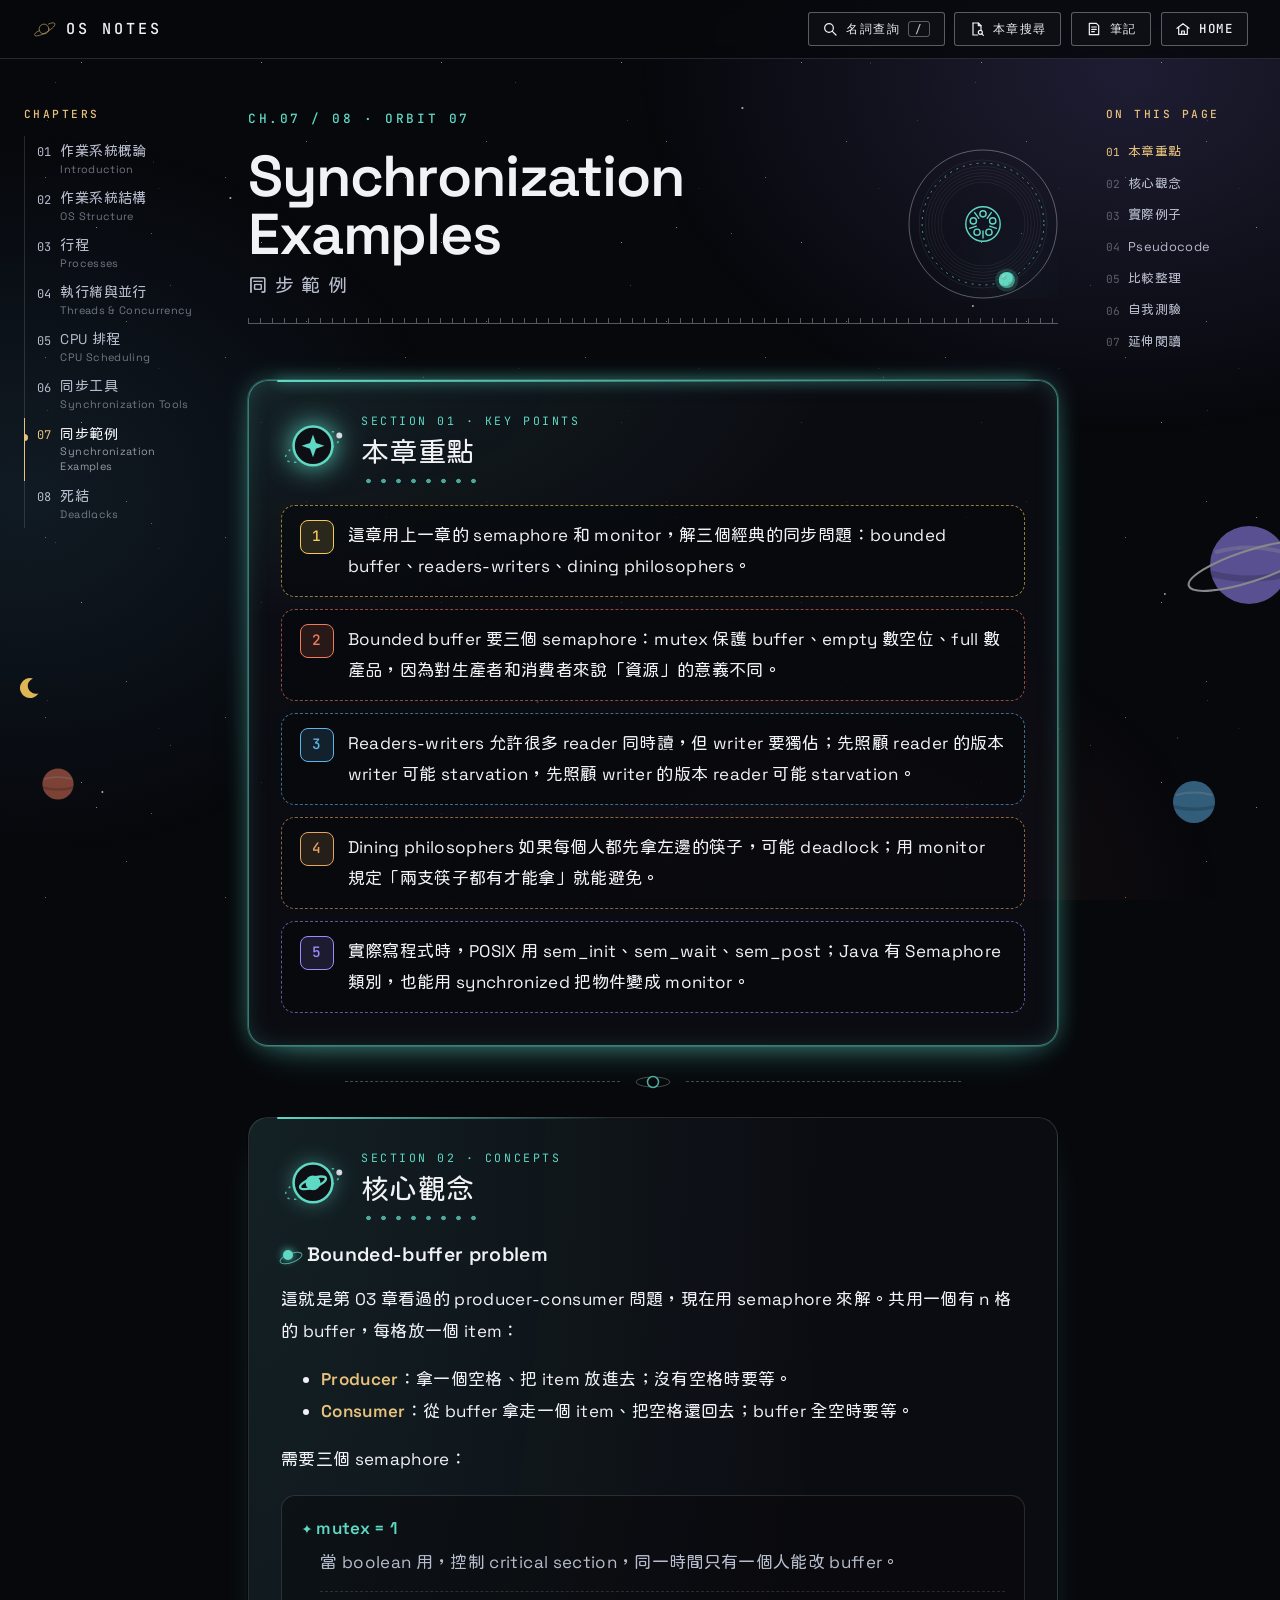
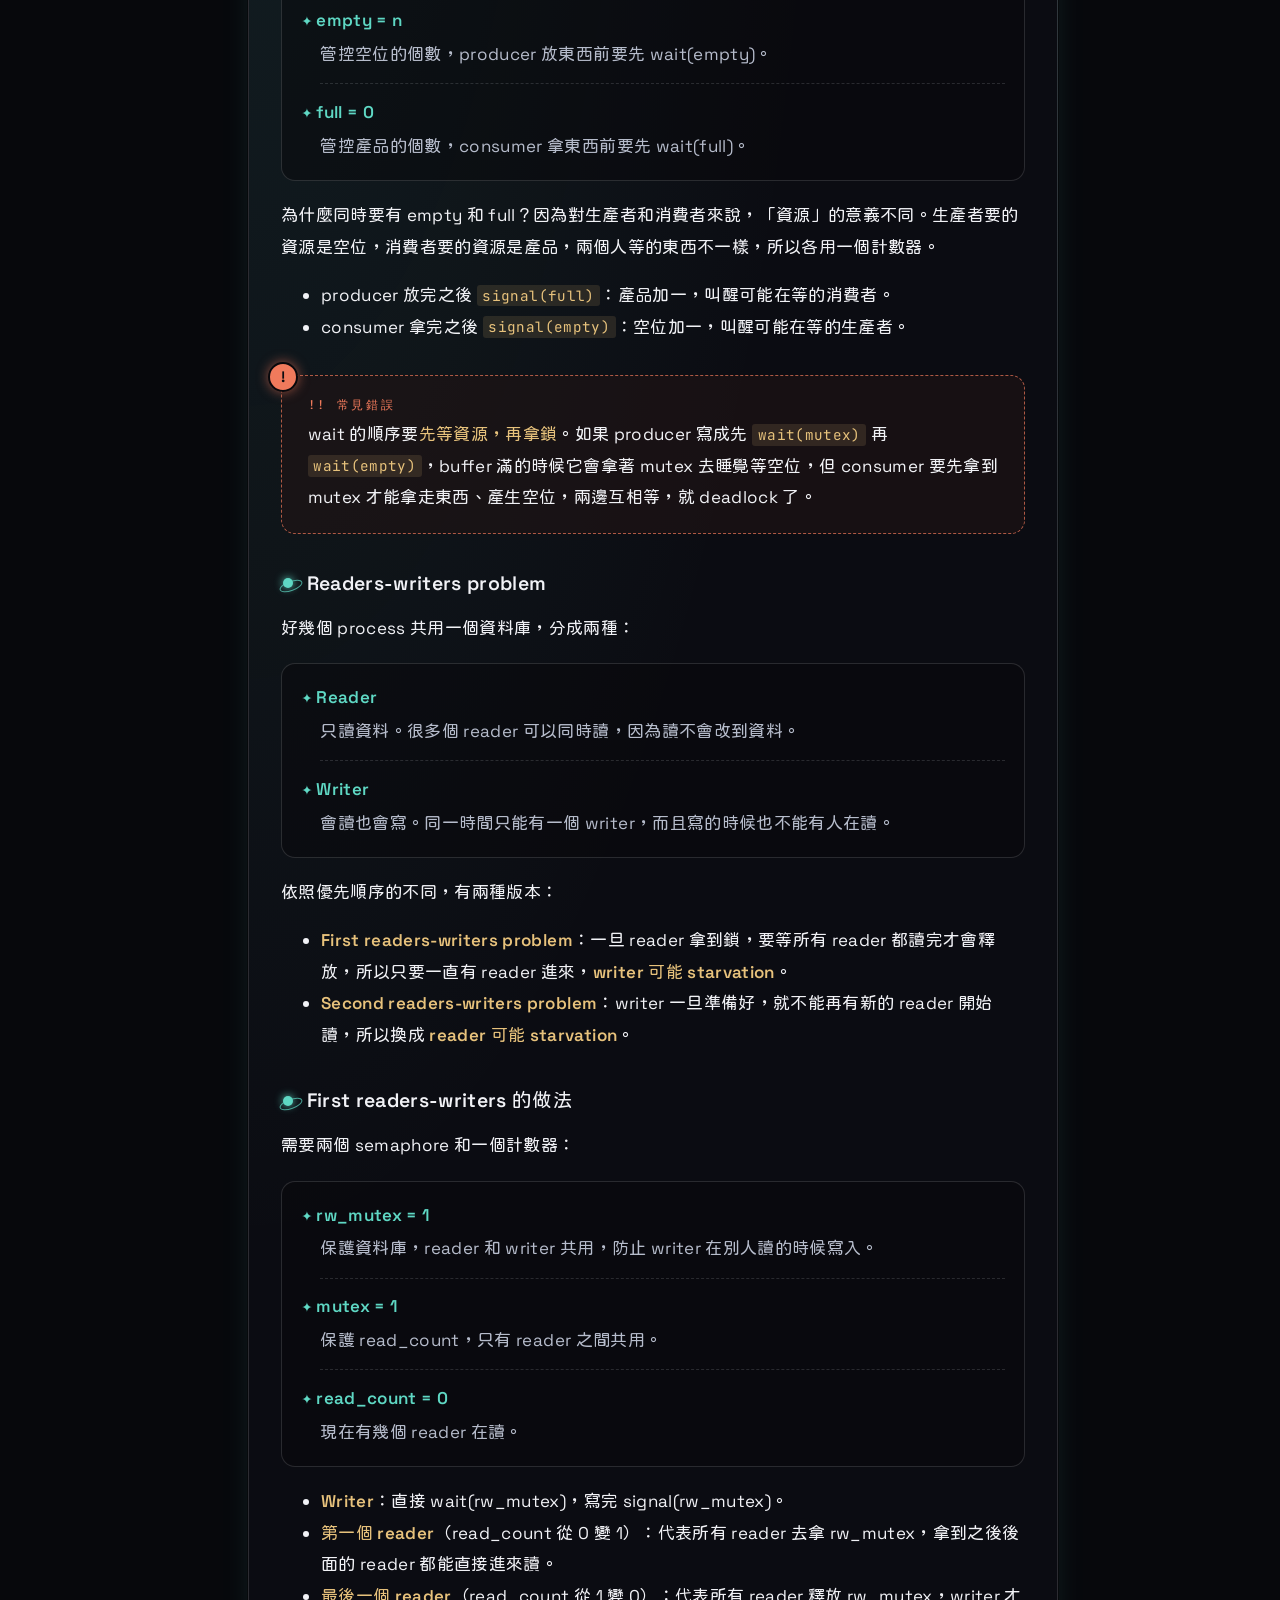
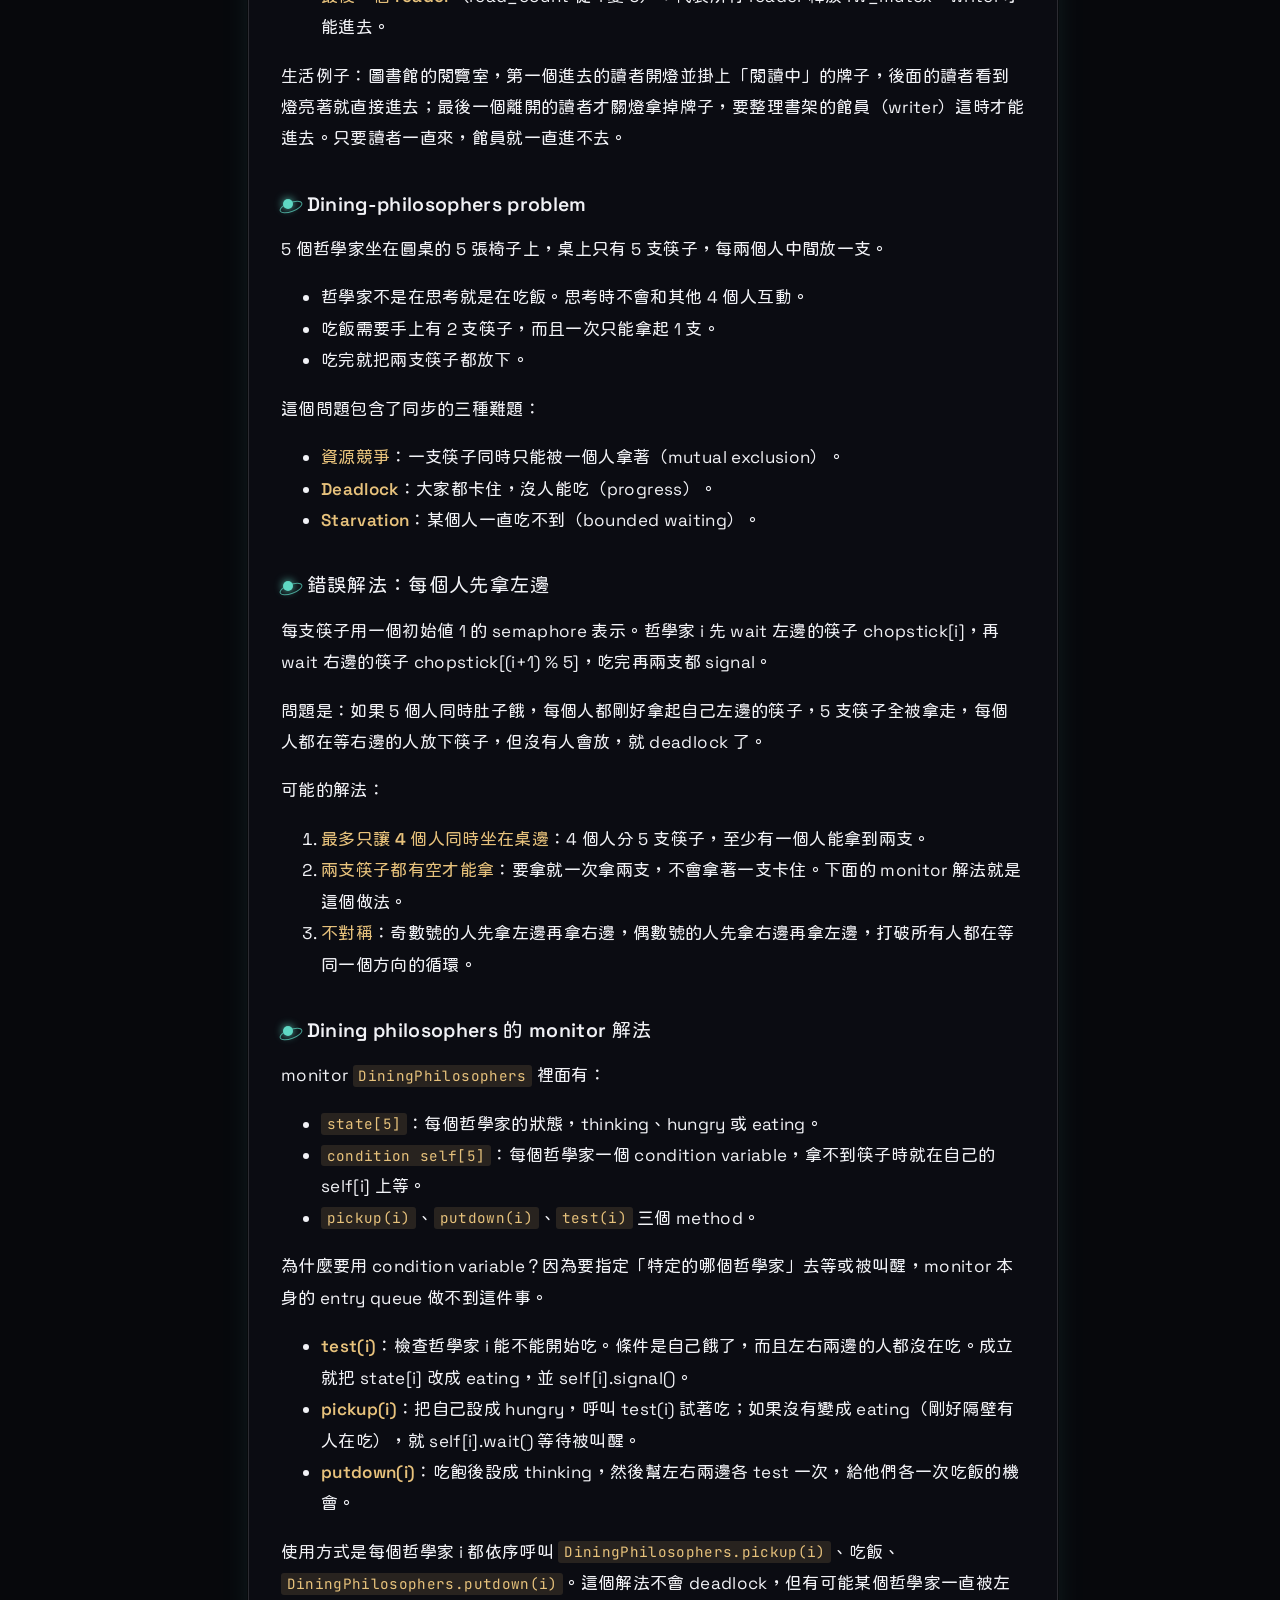
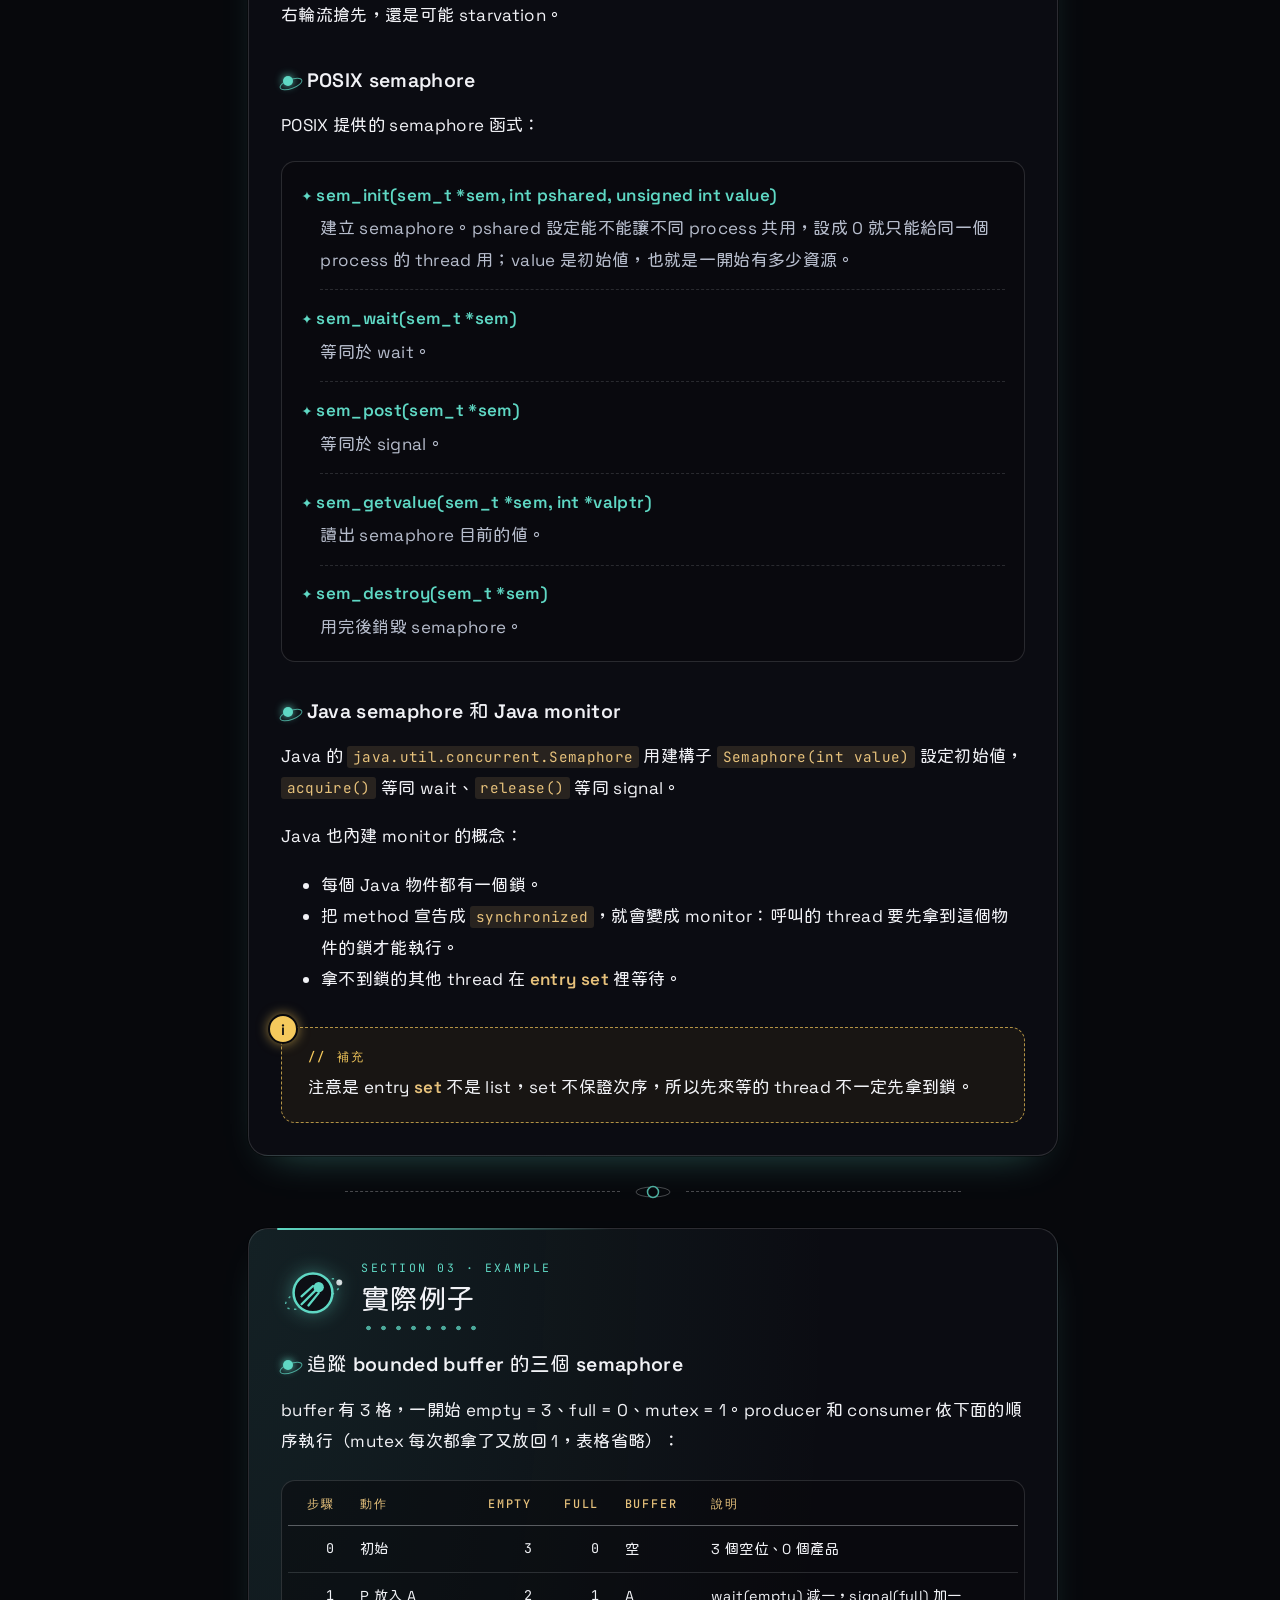
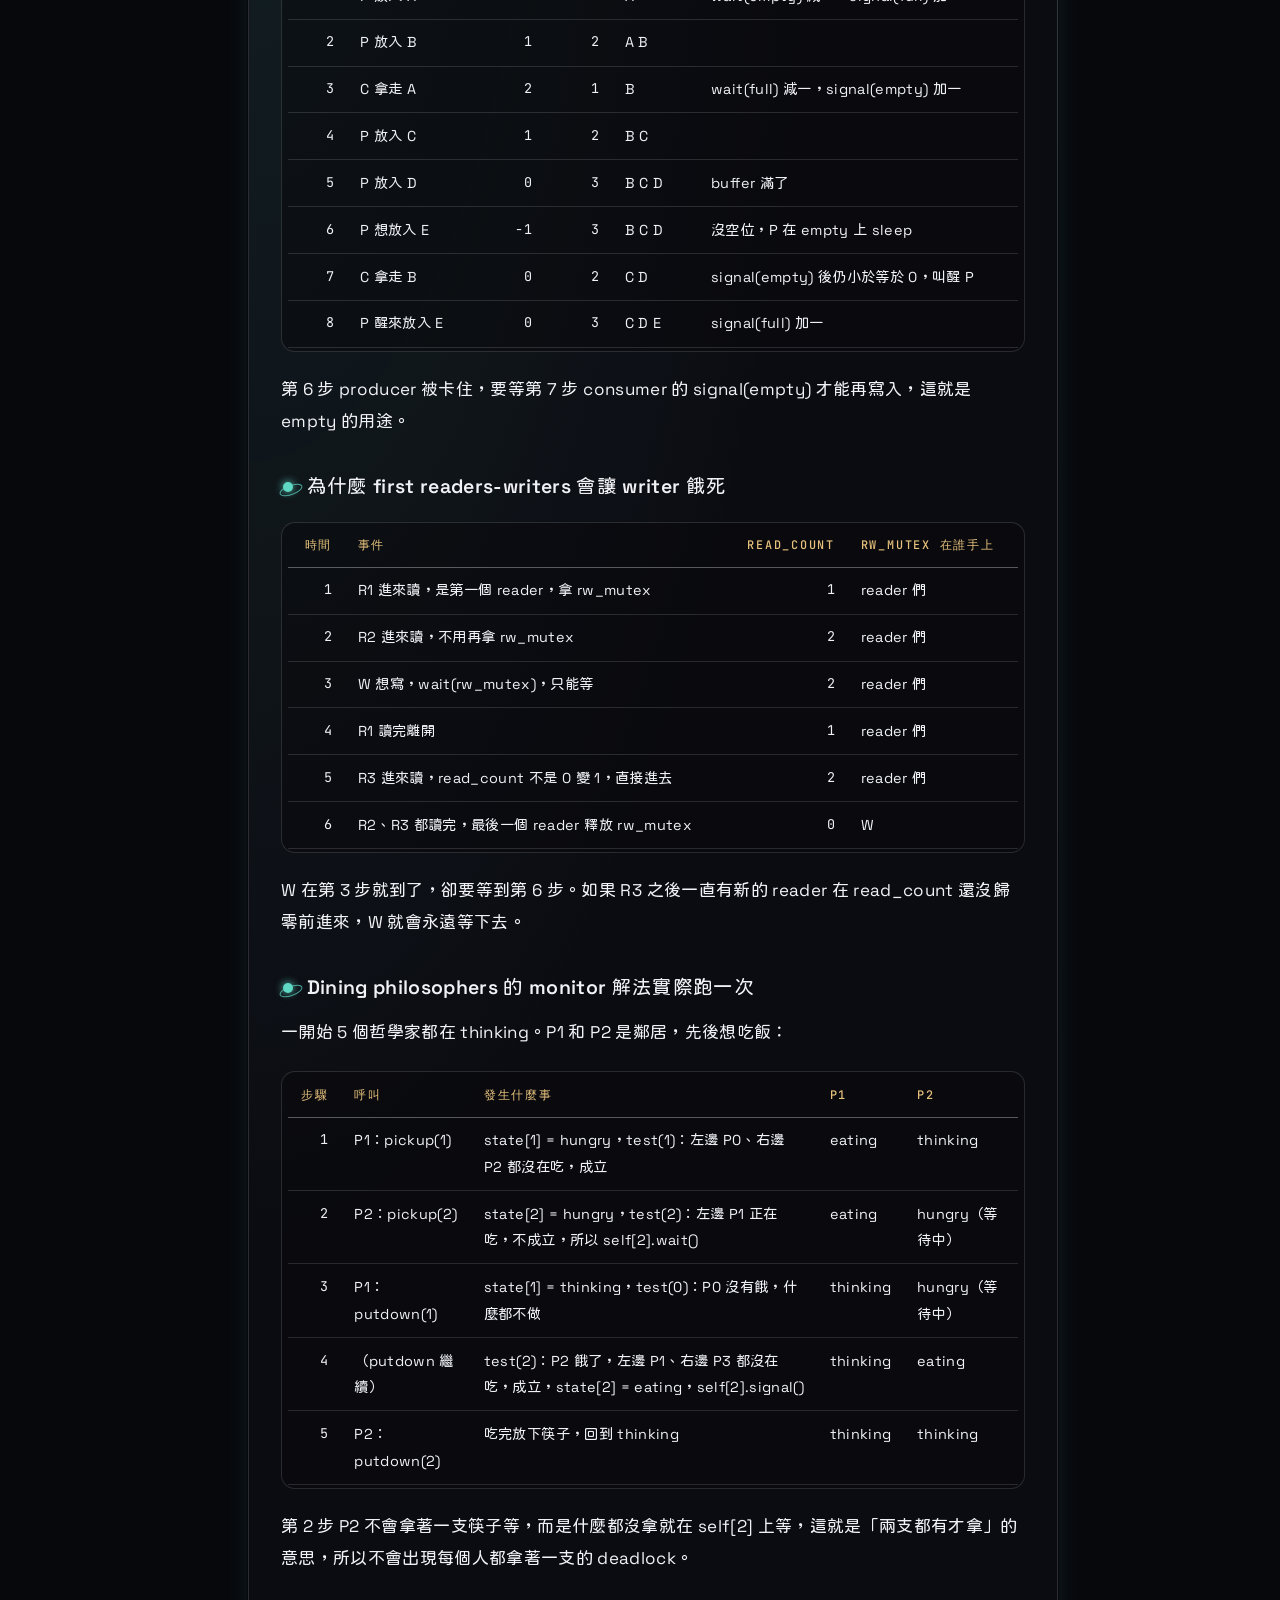
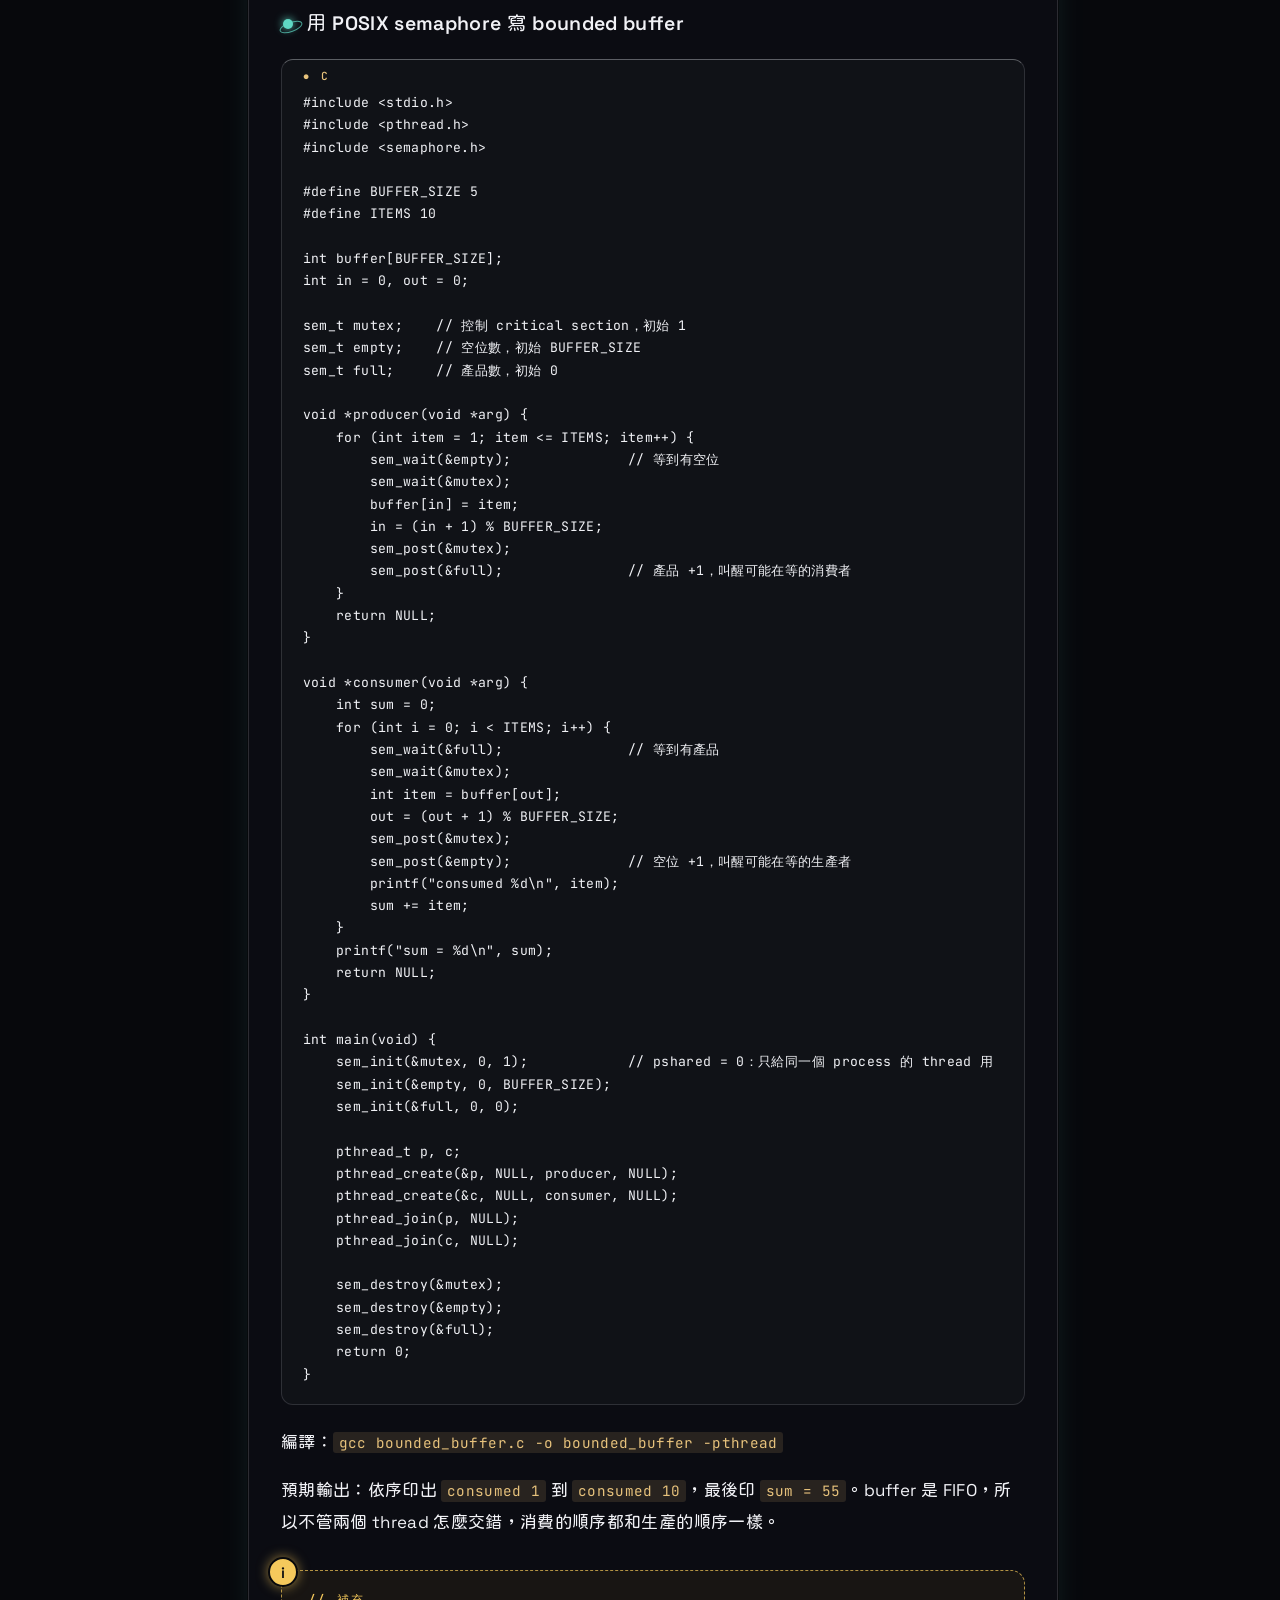
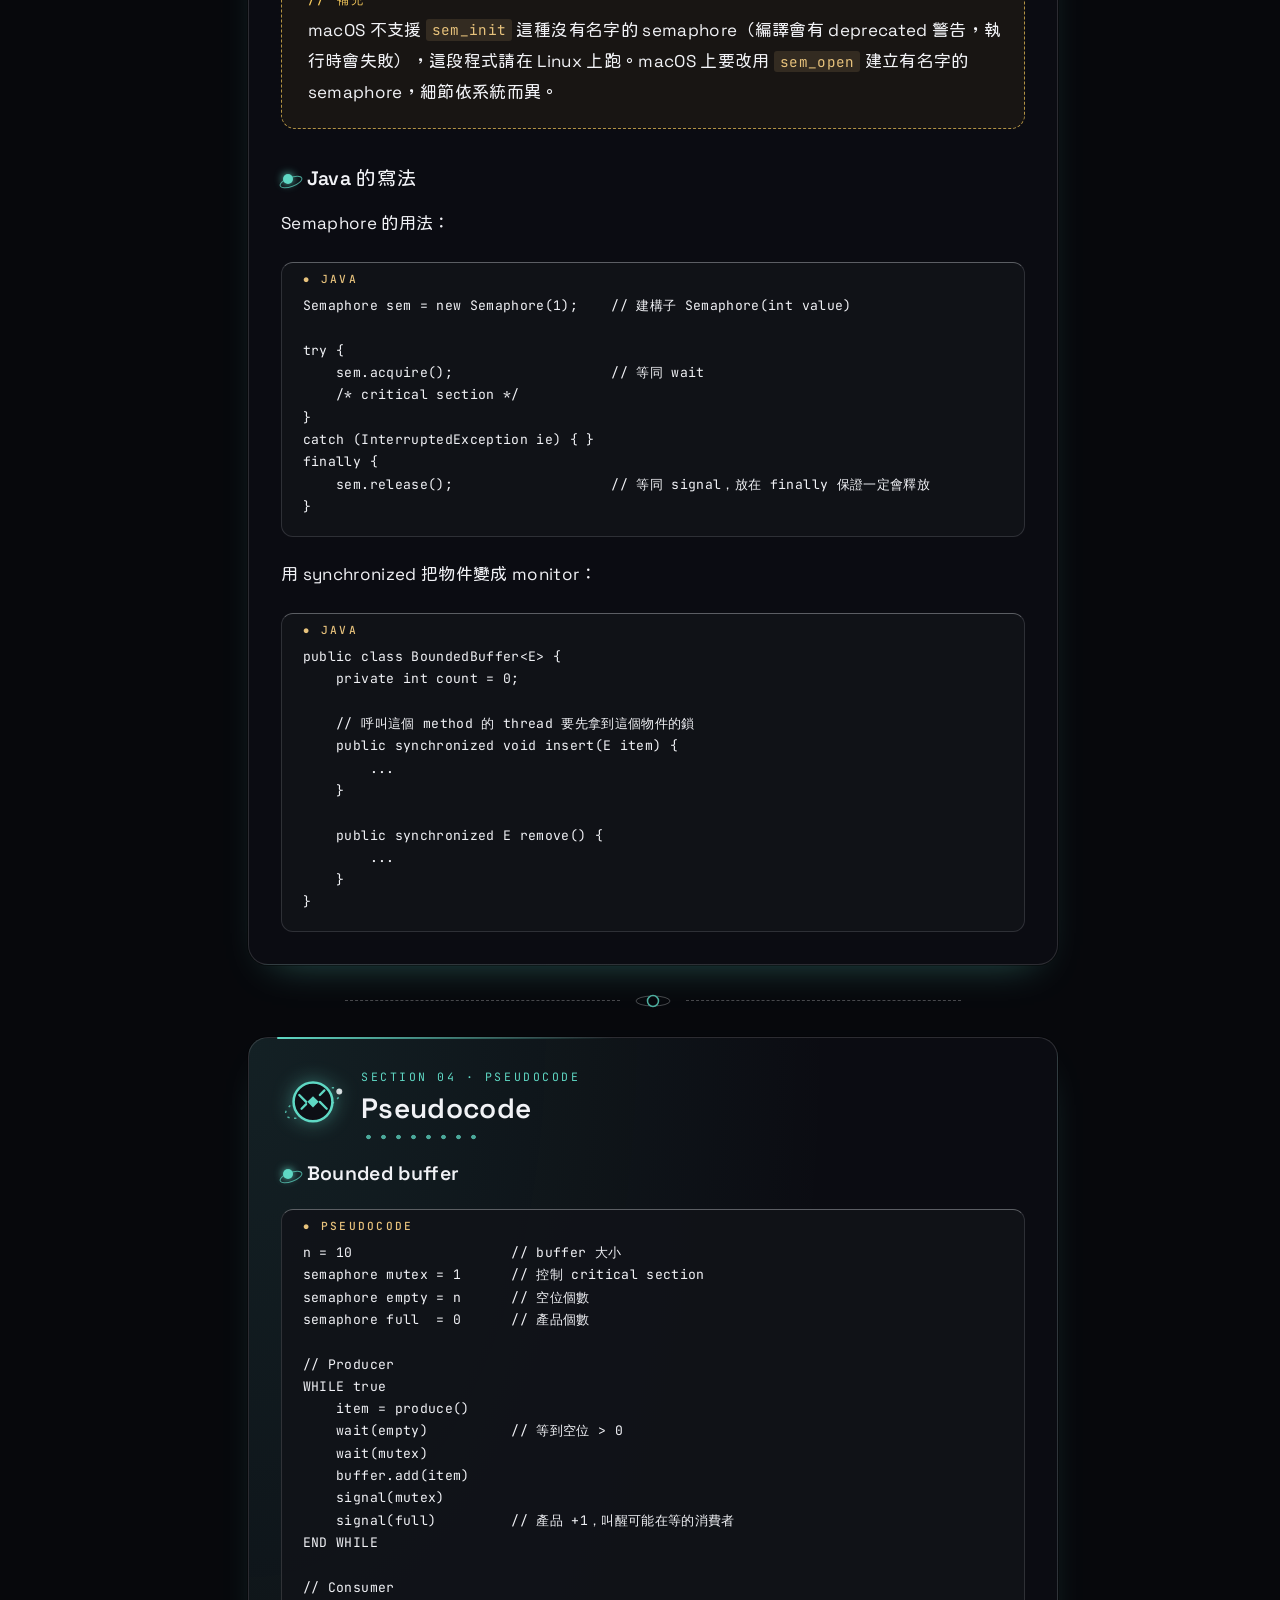
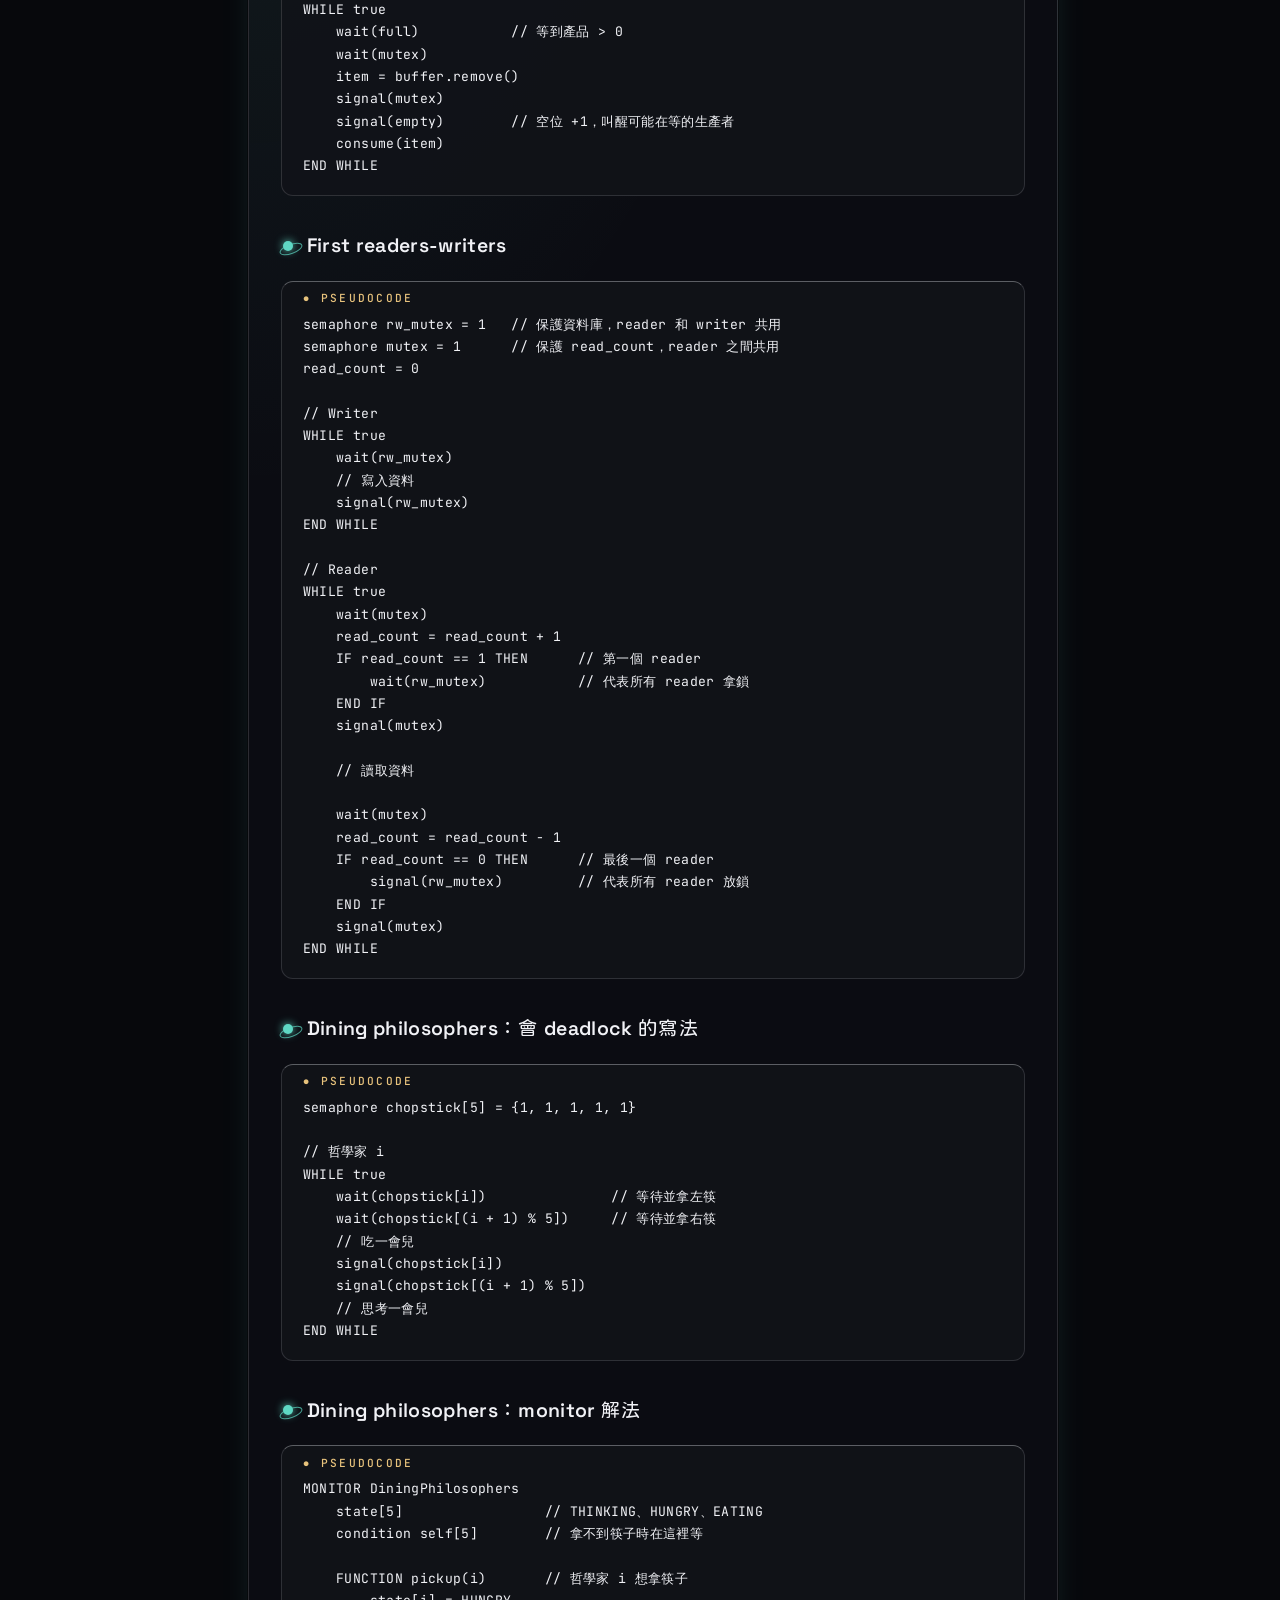
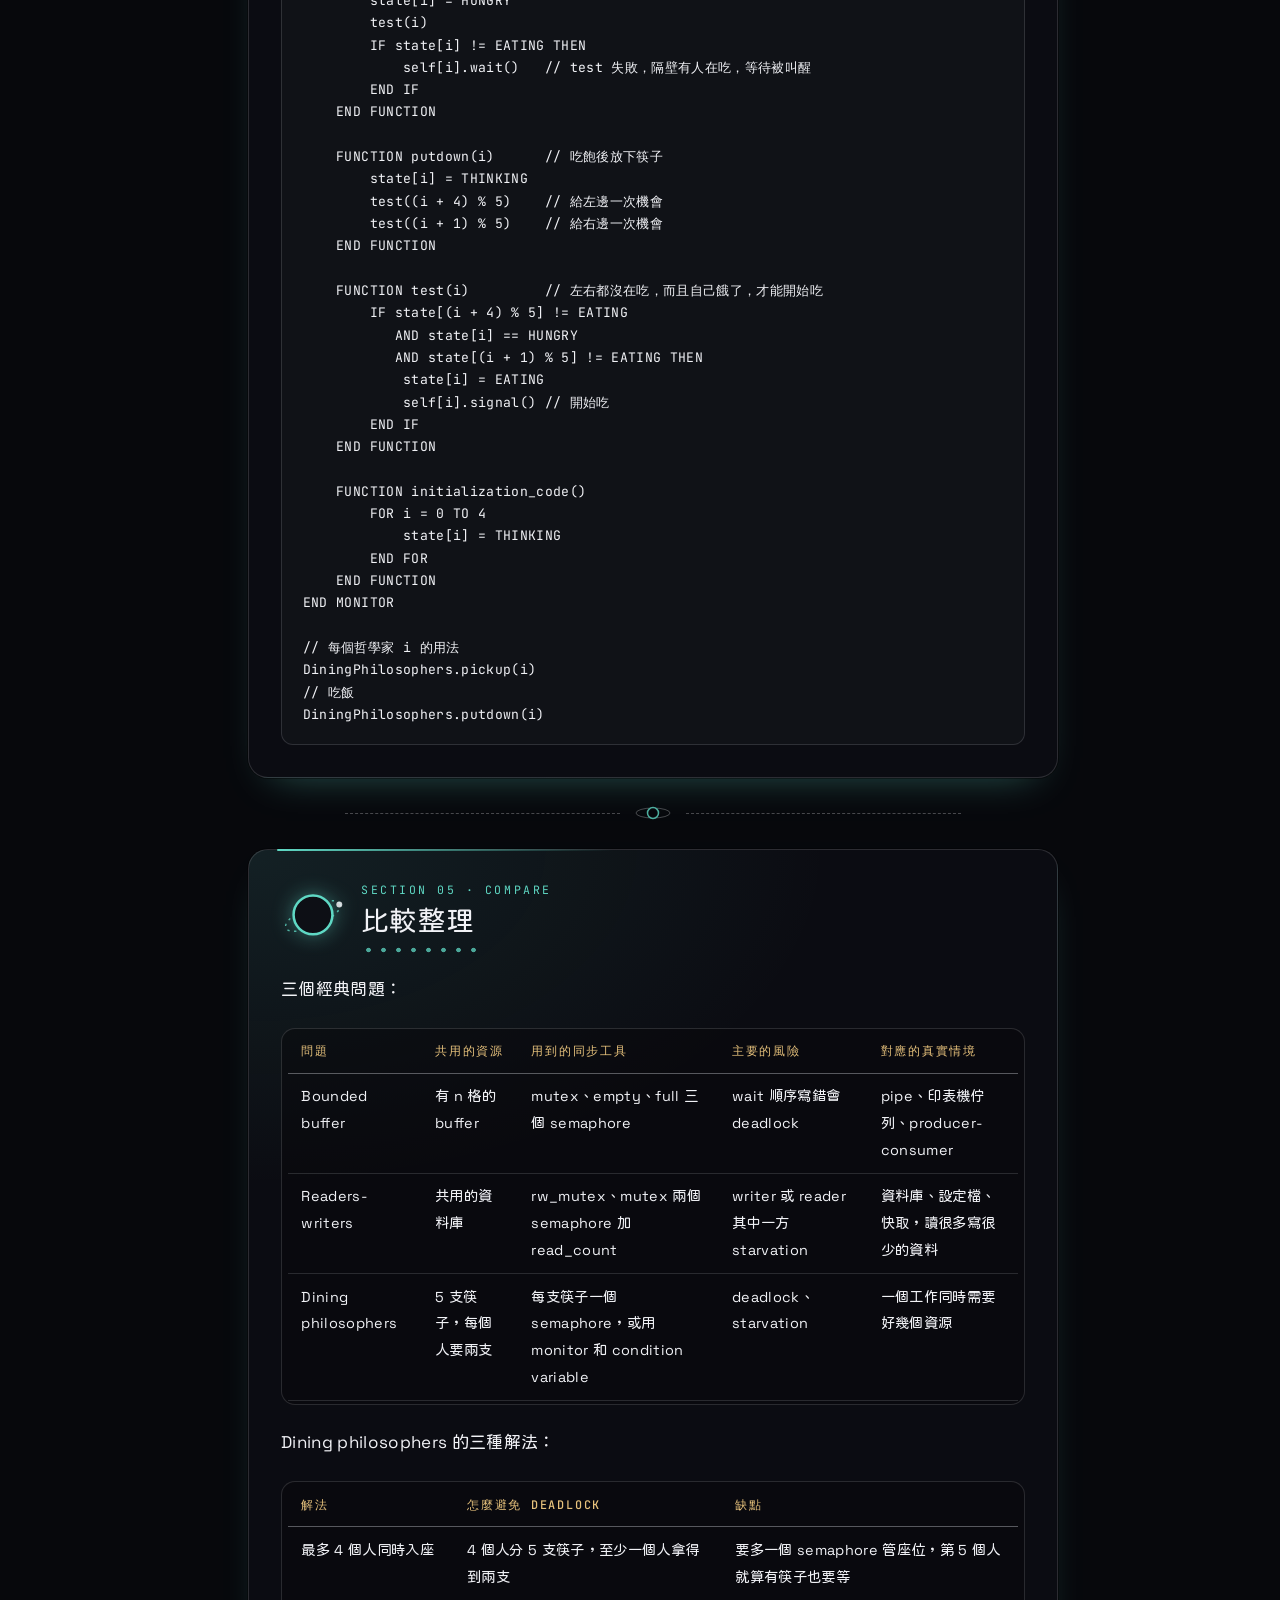
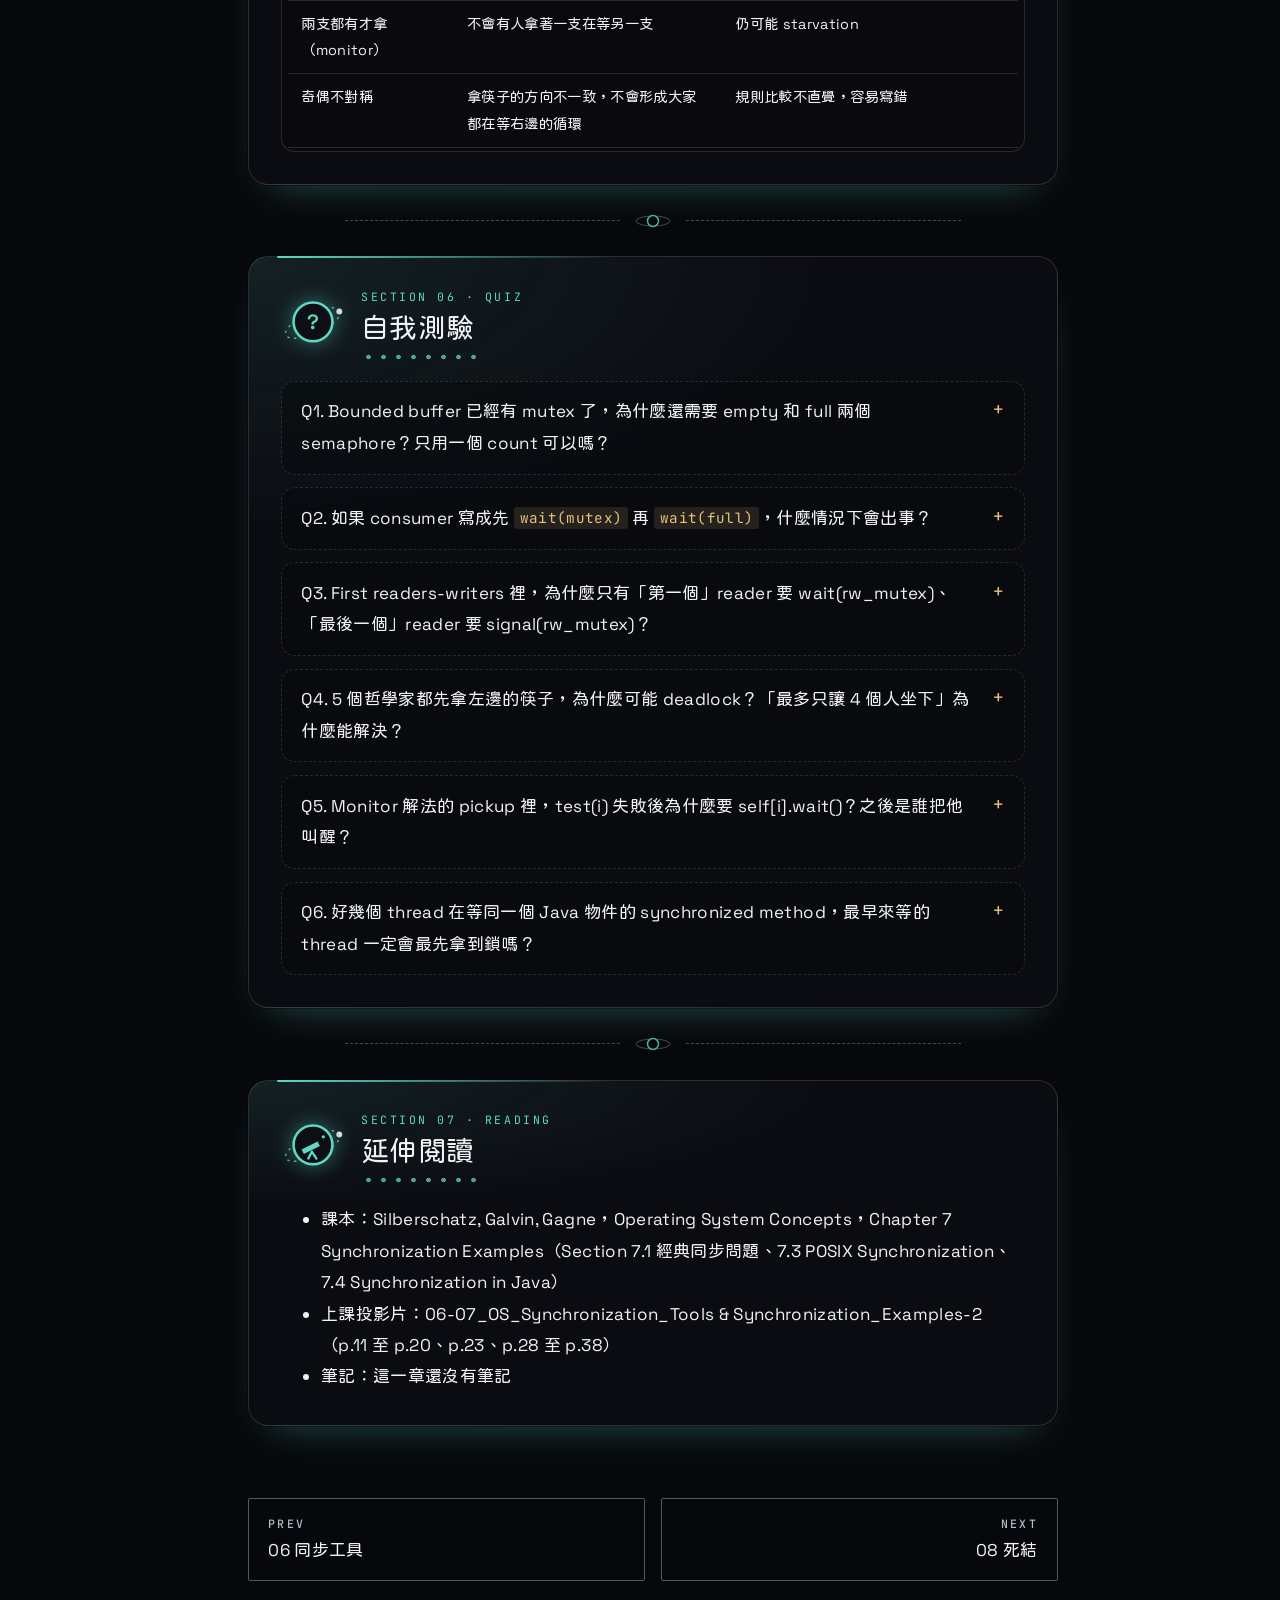
<file: chapters/07-sync-examples.html>
<!DOCTYPE html>
<html lang="zh-Hant">
<head>
  <meta charset="UTF-8">
  <meta name="viewport" content="width=device-width, initial-scale=1.0">
  <title>07 同步範例 Synchronization Examples｜OS 課程筆記</title>
  <link rel="stylesheet" href="../assets/fonts/fonts.css">
  <link rel="stylesheet" href="../assets/style.css">
</head>
<body data-root=".." data-chapter="07-sync-examples">
  <header class="site-header">
    <a class="brand" href="../index.html">OS notes</a>
    <button class="menu-btn" id="menu-btn" type="button">章節</button>
  </header>

  <div class="layout">
    <nav class="sidebar" id="sidebar"></nav>

    <main class="content">
      <header class="chapter-head">
        <p class="eyebrow">CHAPTER 07</p>
        <h1>同步範例</h1>
        <p class="en">Synchronization Examples</p>
      </header>

      <h2 id="key-points">本章重點</h2>
      <div class="summary-box">
        <ul>
          <li>這章用上一章的 semaphore 和 monitor，解三個經典的同步問題：bounded buffer、readers-writers、dining philosophers。</li>
          <li>Bounded buffer 要三個 semaphore：mutex 保護 buffer、empty 數空位、full 數產品，因為對生產者和消費者來說「資源」的意義不同。</li>
          <li>Readers-writers 允許很多 reader 同時讀，但 writer 要獨佔；先照顧 reader 的版本 writer 可能 starvation，先照顧 writer 的版本 reader 可能 starvation。</li>
          <li>Dining philosophers 如果每個人都先拿左邊的筷子，可能 deadlock；用 monitor 規定「兩支筷子都有才能拿」就能避免。</li>
          <li>實際寫程式時，POSIX 用 sem_init、sem_wait、sem_post；Java 有 Semaphore 類別，也能用 synchronized 把物件變成 monitor。</li>
        </ul>
      </div>

      <h2 id="concepts">核心觀念</h2>

      <h3>Bounded-buffer problem</h3>
      <p>這就是第 03 章看過的 producer-consumer 問題，現在用 semaphore 來解。共用一個有 n 格的 buffer，每格放一個 item：</p>
      <ul>
        <li><strong>Producer</strong>：拿一個空格、把 item 放進去；沒有空格時要等。</li>
        <li><strong>Consumer</strong>：從 buffer 拿走一個 item、把空格還回去；buffer 全空時要等。</li>
      </ul>
      <p>需要三個 semaphore：</p>
      <dl class="terms">
        <dt>mutex = 1</dt>
        <dd>當 boolean 用，控制 critical section，同一時間只有一個人能改 buffer。</dd>
        <dt>empty = n</dt>
        <dd>管控空位的個數，producer 放東西前要先 wait(empty)。</dd>
        <dt>full = 0</dt>
        <dd>管控產品的個數，consumer 拿東西前要先 wait(full)。</dd>
      </dl>
      <p>為什麼同時要有 empty 和 full？因為對生產者和消費者來說，「資源」的意義不同。生產者要的資源是空位，消費者要的資源是產品，兩個人等的東西不一樣，所以各用一個計數器。</p>
      <ul>
        <li>producer 放完之後 <code>signal(full)</code>：產品加一，叫醒可能在等的消費者。</li>
        <li>consumer 拿完之後 <code>signal(empty)</code>：空位加一，叫醒可能在等的生產者。</li>
      </ul>
      <div class="callout warn">
        <strong>常見錯誤</strong>
        <p>wait 的順序要<strong>先等資源，再拿鎖</strong>。如果 producer 寫成先 <code>wait(mutex)</code> 再 <code>wait(empty)</code>，buffer 滿的時候它會拿著 mutex 去睡覺等空位，但 consumer 要先拿到 mutex 才能拿走東西、產生空位，兩邊互相等，就 deadlock 了。</p>
      </div>

      <h3>Readers-writers problem</h3>
      <p>好幾個 process 共用一個資料庫，分成兩種：</p>
      <dl class="terms">
        <dt>Reader</dt>
        <dd>只讀資料。很多個 reader 可以同時讀，因為讀不會改到資料。</dd>
        <dt>Writer</dt>
        <dd>會讀也會寫。同一時間只能有一個 writer，而且寫的時候也不能有人在讀。</dd>
      </dl>
      <p>依照優先順序的不同，有兩種版本：</p>
      <ul>
        <li><strong>First readers-writers problem</strong>：一旦 reader 拿到鎖，要等所有 reader 都讀完才會釋放，所以只要一直有 reader 進來，<strong>writer 可能 starvation</strong>。</li>
        <li><strong>Second readers-writers problem</strong>：writer 一旦準備好，就不能再有新的 reader 開始讀，所以換成 <strong>reader 可能 starvation</strong>。</li>
      </ul>

      <h3>First readers-writers 的做法</h3>
      <p>需要兩個 semaphore 和一個計數器：</p>
      <dl class="terms">
        <dt>rw_mutex = 1</dt>
        <dd>保護資料庫，reader 和 writer 共用，防止 writer 在別人讀的時候寫入。</dd>
        <dt>mutex = 1</dt>
        <dd>保護 read_count，只有 reader 之間共用。</dd>
        <dt>read_count = 0</dt>
        <dd>現在有幾個 reader 在讀。</dd>
      </dl>
      <ul>
        <li><strong>Writer</strong>：直接 wait(rw_mutex)，寫完 signal(rw_mutex)。</li>
        <li><strong>第一個 reader</strong>（read_count 從 0 變 1）：代表所有 reader 去拿 rw_mutex，拿到之後後面的 reader 都能直接進來讀。</li>
        <li><strong>最後一個 reader</strong>（read_count 從 1 變 0）：代表所有 reader 釋放 rw_mutex，writer 才能進去。</li>
      </ul>
      <p>生活例子：圖書館的閱覽室，第一個進去的讀者開燈並掛上「閱讀中」的牌子，後面的讀者看到燈亮著就直接進去；最後一個離開的讀者才關燈拿掉牌子，要整理書架的館員（writer）這時才能進去。只要讀者一直來，館員就一直進不去。</p>

      <h3>Dining-philosophers problem</h3>
      <p>5 個哲學家坐在圓桌的 5 張椅子上，桌上只有 5 支筷子，每兩個人中間放一支。</p>
      <ul>
        <li>哲學家不是在思考就是在吃飯。思考時不會和其他 4 個人互動。</li>
        <li>吃飯需要手上有 2 支筷子，而且一次只能拿起 1 支。</li>
        <li>吃完就把兩支筷子都放下。</li>
      </ul>
      <p>這個問題包含了同步的三種難題：</p>
      <ul>
        <li><strong>資源競爭</strong>：一支筷子同時只能被一個人拿著（mutual exclusion）。</li>
        <li><strong>Deadlock</strong>：大家都卡住，沒人能吃（progress）。</li>
        <li><strong>Starvation</strong>：某個人一直吃不到（bounded waiting）。</li>
      </ul>

      <h3>錯誤解法：每個人先拿左邊</h3>
      <p>每支筷子用一個初始值 1 的 semaphore 表示。哲學家 i 先 wait 左邊的筷子 chopstick[i]，再 wait 右邊的筷子 chopstick[(i+1) % 5]，吃完再兩支都 signal。</p>
      <p>問題是：如果 5 個人同時肚子餓，每個人都剛好拿起自己左邊的筷子，5 支筷子全被拿走，每個人都在等右邊的人放下筷子，但沒有人會放，就 deadlock 了。</p>
      <p>可能的解法：</p>
      <ol>
        <li><strong>最多只讓 4 個人同時坐在桌邊</strong>：4 個人分 5 支筷子，至少有一個人能拿到兩支。</li>
        <li><strong>兩支筷子都有空才能拿</strong>：要拿就一次拿兩支，不會拿著一支卡住。下面的 monitor 解法就是這個做法。</li>
        <li><strong>不對稱</strong>：奇數號的人先拿左邊再拿右邊，偶數號的人先拿右邊再拿左邊，打破所有人都在等同一個方向的循環。</li>
      </ol>

      <h3>Dining philosophers 的 monitor 解法</h3>
      <p>monitor <code>DiningPhilosophers</code> 裡面有：</p>
      <ul>
        <li><code>state[5]</code>：每個哲學家的狀態，thinking、hungry 或 eating。</li>
        <li><code>condition self[5]</code>：每個哲學家一個 condition variable，拿不到筷子時就在自己的 self[i] 上等。</li>
        <li><code>pickup(i)</code>、<code>putdown(i)</code>、<code>test(i)</code> 三個 method。</li>
      </ul>
      <p>為什麼要用 condition variable？因為要指定「特定的哪個哲學家」去等或被叫醒，monitor 本身的 entry queue 做不到這件事。</p>
      <ul>
        <li><strong>test(i)</strong>：檢查哲學家 i 能不能開始吃。條件是自己餓了，而且左右兩邊的人都沒在吃。成立就把 state[i] 改成 eating，並 self[i].signal()。</li>
        <li><strong>pickup(i)</strong>：把自己設成 hungry，呼叫 test(i) 試著吃；如果沒有變成 eating（剛好隔壁有人在吃），就 self[i].wait() 等待被叫醒。</li>
        <li><strong>putdown(i)</strong>：吃飽後設成 thinking，然後幫左右兩邊各 test 一次，給他們各一次吃飯的機會。</li>
      </ul>
      <p>使用方式是每個哲學家 i 都依序呼叫 <code>DiningPhilosophers.pickup(i)</code>、吃飯、<code>DiningPhilosophers.putdown(i)</code>。這個解法不會 deadlock，但有可能某個哲學家一直被左右輪流搶先，還是可能 starvation。</p>

      <h3>POSIX semaphore</h3>
      <p>POSIX 提供的 semaphore 函式：</p>
      <dl class="terms">
        <dt>sem_init(sem_t *sem, int pshared, unsigned int value)</dt>
        <dd>建立 semaphore。pshared 設定能不能讓不同 process 共用，設成 0 就只能給同一個 process 的 thread 用；value 是初始值，也就是一開始有多少資源。</dd>
        <dt>sem_wait(sem_t *sem)</dt>
        <dd>等同於 wait。</dd>
        <dt>sem_post(sem_t *sem)</dt>
        <dd>等同於 signal。</dd>
        <dt>sem_getvalue(sem_t *sem, int *valptr)</dt>
        <dd>讀出 semaphore 目前的值。</dd>
        <dt>sem_destroy(sem_t *sem)</dt>
        <dd>用完後銷毀 semaphore。</dd>
      </dl>

      <h3>Java semaphore 和 Java monitor</h3>
      <p>Java 的 <code>java.util.concurrent.Semaphore</code> 用建構子 <code>Semaphore(int value)</code> 設定初始值，<code>acquire()</code> 等同 wait、<code>release()</code> 等同 signal。</p>
      <p>Java 也內建 monitor 的概念：</p>
      <ul>
        <li>每個 Java 物件都有一個鎖。</li>
        <li>把 method 宣告成 <code>synchronized</code>，就會變成 monitor：呼叫的 thread 要先拿到這個物件的鎖才能執行。</li>
        <li>拿不到鎖的其他 thread 在 <strong>entry set</strong> 裡等待。</li>
      </ul>
      <div class="callout note">
        <strong>補充</strong>
        <p>注意是 entry <strong>set</strong> 不是 list，set 不保證次序，所以先來等的 thread 不一定先拿到鎖。</p>
      </div>

      <h2 id="example">實際例子</h2>

      <h3>追蹤 bounded buffer 的三個 semaphore</h3>
      <p>buffer 有 3 格，一開始 empty = 3、full = 0、mutex = 1。producer 和 consumer 依下面的順序執行（mutex 每次都拿了又放回 1，表格省略）：</p>
      <div class="table-wrap">
        <table>
          <thead><tr><th class="num">步驟</th><th>動作</th><th class="num">empty</th><th class="num">full</th><th>buffer</th><th>說明</th></tr></thead>
          <tbody>
            <tr><td class="num">0</td><td>初始</td><td class="num">3</td><td class="num">0</td><td>空</td><td>3 個空位、0 個產品</td></tr>
            <tr><td class="num">1</td><td>P 放入 A</td><td class="num">2</td><td class="num">1</td><td>A</td><td>wait(empty) 減一，signal(full) 加一</td></tr>
            <tr><td class="num">2</td><td>P 放入 B</td><td class="num">1</td><td class="num">2</td><td>A B</td><td></td></tr>
            <tr><td class="num">3</td><td>C 拿走 A</td><td class="num">2</td><td class="num">1</td><td>B</td><td>wait(full) 減一，signal(empty) 加一</td></tr>
            <tr><td class="num">4</td><td>P 放入 C</td><td class="num">1</td><td class="num">2</td><td>B C</td><td></td></tr>
            <tr><td class="num">5</td><td>P 放入 D</td><td class="num">0</td><td class="num">3</td><td>B C D</td><td>buffer 滿了</td></tr>
            <tr><td class="num">6</td><td>P 想放入 E</td><td class="num">−1</td><td class="num">3</td><td>B C D</td><td>沒空位，P 在 empty 上 sleep</td></tr>
            <tr><td class="num">7</td><td>C 拿走 B</td><td class="num">0</td><td class="num">2</td><td>C D</td><td>signal(empty) 後仍小於等於 0，叫醒 P</td></tr>
            <tr><td class="num">8</td><td>P 醒來放入 E</td><td class="num">0</td><td class="num">3</td><td>C D E</td><td>signal(full) 加一</td></tr>
          </tbody>
        </table>
      </div>
      <p>第 6 步 producer 被卡住，要等第 7 步 consumer 的 signal(empty) 才能再寫入，這就是 empty 的用途。</p>

      <h3>為什麼 first readers-writers 會讓 writer 餓死</h3>
      <div class="table-wrap">
        <table>
          <thead><tr><th class="num">時間</th><th>事件</th><th class="num">read_count</th><th>rw_mutex 在誰手上</th></tr></thead>
          <tbody>
            <tr><td class="num">1</td><td>R1 進來讀，是第一個 reader，拿 rw_mutex</td><td class="num">1</td><td>reader 們</td></tr>
            <tr><td class="num">2</td><td>R2 進來讀，不用再拿 rw_mutex</td><td class="num">2</td><td>reader 們</td></tr>
            <tr><td class="num">3</td><td>W 想寫，wait(rw_mutex)，只能等</td><td class="num">2</td><td>reader 們</td></tr>
            <tr><td class="num">4</td><td>R1 讀完離開</td><td class="num">1</td><td>reader 們</td></tr>
            <tr><td class="num">5</td><td>R3 進來讀，read_count 不是 0 變 1，直接進去</td><td class="num">2</td><td>reader 們</td></tr>
            <tr><td class="num">6</td><td>R2、R3 都讀完，最後一個 reader 釋放 rw_mutex</td><td class="num">0</td><td>W</td></tr>
          </tbody>
        </table>
      </div>
      <p>W 在第 3 步就到了，卻要等到第 6 步。如果 R3 之後一直有新的 reader 在 read_count 還沒歸零前進來，W 就會永遠等下去。</p>

      <h3>Dining philosophers 的 monitor 解法實際跑一次</h3>
      <p>一開始 5 個哲學家都在 thinking。P1 和 P2 是鄰居，先後想吃飯：</p>
      <div class="table-wrap">
        <table>
          <thead><tr><th class="num">步驟</th><th>呼叫</th><th>發生什麼事</th><th>P1</th><th>P2</th></tr></thead>
          <tbody>
            <tr><td class="num">1</td><td>P1：pickup(1)</td><td>state[1] = hungry，test(1)：左邊 P0、右邊 P2 都沒在吃，成立</td><td>eating</td><td>thinking</td></tr>
            <tr><td class="num">2</td><td>P2：pickup(2)</td><td>state[2] = hungry，test(2)：左邊 P1 正在吃，不成立，所以 self[2].wait()</td><td>eating</td><td>hungry（等待中）</td></tr>
            <tr><td class="num">3</td><td>P1：putdown(1)</td><td>state[1] = thinking，test(0)：P0 沒有餓，什麼都不做</td><td>thinking</td><td>hungry（等待中）</td></tr>
            <tr><td class="num">4</td><td>（putdown 繼續）</td><td>test(2)：P2 餓了，左邊 P1、右邊 P3 都沒在吃，成立，state[2] = eating，self[2].signal()</td><td>thinking</td><td>eating</td></tr>
            <tr><td class="num">5</td><td>P2：putdown(2)</td><td>吃完放下筷子，回到 thinking</td><td>thinking</td><td>thinking</td></tr>
          </tbody>
        </table>
      </div>
      <p>第 2 步 P2 不會拿著一支筷子等，而是什麼都沒拿就在 self[2] 上等，這就是「兩支都有才拿」的意思，所以不會出現每個人都拿著一支的 deadlock。</p>

      <h3>用 POSIX semaphore 寫 bounded buffer</h3>
      <pre class="lang-c"><code>#include &lt;stdio.h&gt;
#include &lt;pthread.h&gt;
#include &lt;semaphore.h&gt;

#define BUFFER_SIZE 5
#define ITEMS 10

int buffer[BUFFER_SIZE];
int in = 0, out = 0;

sem_t mutex;    // 控制 critical section，初始 1
sem_t empty;    // 空位數，初始 BUFFER_SIZE
sem_t full;     // 產品數，初始 0

void *producer(void *arg) {
    for (int item = 1; item &lt;= ITEMS; item++) {
        sem_wait(&amp;empty);              // 等到有空位
        sem_wait(&amp;mutex);
        buffer[in] = item;
        in = (in + 1) % BUFFER_SIZE;
        sem_post(&amp;mutex);
        sem_post(&amp;full);               // 產品 +1，叫醒可能在等的消費者
    }
    return NULL;
}

void *consumer(void *arg) {
    int sum = 0;
    for (int i = 0; i &lt; ITEMS; i++) {
        sem_wait(&amp;full);               // 等到有產品
        sem_wait(&amp;mutex);
        int item = buffer[out];
        out = (out + 1) % BUFFER_SIZE;
        sem_post(&amp;mutex);
        sem_post(&amp;empty);              // 空位 +1，叫醒可能在等的生產者
        printf(&quot;consumed %d\n&quot;, item);
        sum += item;
    }
    printf(&quot;sum = %d\n&quot;, sum);
    return NULL;
}

int main(void) {
    sem_init(&amp;mutex, 0, 1);            // pshared = 0：只給同一個 process 的 thread 用
    sem_init(&amp;empty, 0, BUFFER_SIZE);
    sem_init(&amp;full, 0, 0);

    pthread_t p, c;
    pthread_create(&amp;p, NULL, producer, NULL);
    pthread_create(&amp;c, NULL, consumer, NULL);
    pthread_join(p, NULL);
    pthread_join(c, NULL);

    sem_destroy(&amp;mutex);
    sem_destroy(&amp;empty);
    sem_destroy(&amp;full);
    return 0;
}</code></pre>
      <p>編譯：<code>gcc bounded_buffer.c -o bounded_buffer -pthread</code></p>
      <p>預期輸出：依序印出 <code>consumed 1</code> 到 <code>consumed 10</code>，最後印 <code>sum = 55</code>。buffer 是 FIFO，所以不管兩個 thread 怎麼交錯，消費的順序都和生產的順序一樣。</p>
      <div class="callout note">
        <strong>補充</strong>
        <p>macOS 不支援 <code>sem_init</code> 這種沒有名字的 semaphore（編譯會有 deprecated 警告，執行時會失敗），這段程式請在 Linux 上跑。macOS 上要改用 <code>sem_open</code> 建立有名字的 semaphore，細節依系統而異。</p>
      </div>

      <h3>Java 的寫法</h3>
      <p>Semaphore 的用法：</p>
      <pre class="lang-java"><code>Semaphore sem = new Semaphore(1);    // 建構子 Semaphore(int value)

try {
    sem.acquire();                   // 等同 wait
    /* critical section */
}
catch (InterruptedException ie) { }
finally {
    sem.release();                   // 等同 signal，放在 finally 保證一定會釋放
}</code></pre>
      <p>用 synchronized 把物件變成 monitor：</p>
      <pre class="lang-java"><code>public class BoundedBuffer&lt;E&gt; {
    private int count = 0;

    // 呼叫這個 method 的 thread 要先拿到這個物件的鎖
    public synchronized void insert(E item) {
        ...
    }

    public synchronized E remove() {
        ...
    }
}</code></pre>

      <h2 id="pseudocode">Pseudocode</h2>

      <h3>Bounded buffer</h3>
      <pre class="pseudo"><code>n = 10                   // buffer 大小
semaphore mutex = 1      // 控制 critical section
semaphore empty = n      // 空位個數
semaphore full  = 0      // 產品個數

// Producer
WHILE true
    item = produce()
    wait(empty)          // 等到空位 &gt; 0
    wait(mutex)
    buffer.add(item)
    signal(mutex)
    signal(full)         // 產品 +1，叫醒可能在等的消費者
END WHILE

// Consumer
WHILE true
    wait(full)           // 等到產品 &gt; 0
    wait(mutex)
    item = buffer.remove()
    signal(mutex)
    signal(empty)        // 空位 +1，叫醒可能在等的生產者
    consume(item)
END WHILE</code></pre>

      <h3>First readers-writers</h3>
      <pre class="pseudo"><code>semaphore rw_mutex = 1   // 保護資料庫，reader 和 writer 共用
semaphore mutex = 1      // 保護 read_count，reader 之間共用
read_count = 0

// Writer
WHILE true
    wait(rw_mutex)
    // 寫入資料
    signal(rw_mutex)
END WHILE

// Reader
WHILE true
    wait(mutex)
    read_count = read_count + 1
    IF read_count == 1 THEN      // 第一個 reader
        wait(rw_mutex)           // 代表所有 reader 拿鎖
    END IF
    signal(mutex)

    // 讀取資料

    wait(mutex)
    read_count = read_count - 1
    IF read_count == 0 THEN      // 最後一個 reader
        signal(rw_mutex)         // 代表所有 reader 放鎖
    END IF
    signal(mutex)
END WHILE</code></pre>

      <h3>Dining philosophers：會 deadlock 的寫法</h3>
      <pre class="pseudo"><code>semaphore chopstick[5] = {1, 1, 1, 1, 1}

// 哲學家 i
WHILE true
    wait(chopstick[i])               // 等待並拿左筷
    wait(chopstick[(i + 1) % 5])     // 等待並拿右筷
    // 吃一會兒
    signal(chopstick[i])
    signal(chopstick[(i + 1) % 5])
    // 思考一會兒
END WHILE</code></pre>

      <h3>Dining philosophers：monitor 解法</h3>
      <pre class="pseudo"><code>MONITOR DiningPhilosophers
    state[5]                 // THINKING、HUNGRY、EATING
    condition self[5]        // 拿不到筷子時在這裡等

    FUNCTION pickup(i)       // 哲學家 i 想拿筷子
        state[i] = HUNGRY
        test(i)
        IF state[i] != EATING THEN
            self[i].wait()   // test 失敗，隔壁有人在吃，等待被叫醒
        END IF
    END FUNCTION

    FUNCTION putdown(i)      // 吃飽後放下筷子
        state[i] = THINKING
        test((i + 4) % 5)    // 給左邊一次機會
        test((i + 1) % 5)    // 給右邊一次機會
    END FUNCTION

    FUNCTION test(i)         // 左右都沒在吃，而且自己餓了，才能開始吃
        IF state[(i + 4) % 5] != EATING
           AND state[i] == HUNGRY
           AND state[(i + 1) % 5] != EATING THEN
            state[i] = EATING
            self[i].signal() // 開始吃
        END IF
    END FUNCTION

    FUNCTION initialization_code()
        FOR i = 0 TO 4
            state[i] = THINKING
        END FOR
    END FUNCTION
END MONITOR

// 每個哲學家 i 的用法
DiningPhilosophers.pickup(i)
// 吃飯
DiningPhilosophers.putdown(i)</code></pre>

      <h2 id="comparison">比較整理</h2>
      <p>三個經典問題：</p>
      <div class="table-wrap">
        <table>
          <thead><tr><th>問題</th><th>共用的資源</th><th>用到的同步工具</th><th>主要的風險</th><th>對應的真實情境</th></tr></thead>
          <tbody>
            <tr><td>Bounded buffer</td><td>有 n 格的 buffer</td><td>mutex、empty、full 三個 semaphore</td><td>wait 順序寫錯會 deadlock</td><td>pipe、印表機佇列、producer-consumer</td></tr>
            <tr><td>Readers-writers</td><td>共用的資料庫</td><td>rw_mutex、mutex 兩個 semaphore 加 read_count</td><td>writer 或 reader 其中一方 starvation</td><td>資料庫、設定檔、快取，讀很多寫很少的資料</td></tr>
            <tr><td>Dining philosophers</td><td>5 支筷子，每個人要兩支</td><td>每支筷子一個 semaphore，或用 monitor 和 condition variable</td><td>deadlock、starvation</td><td>一個工作同時需要好幾個資源</td></tr>
          </tbody>
        </table>
      </div>
      <p>Dining philosophers 的三種解法：</p>
      <div class="table-wrap">
        <table>
          <thead><tr><th>解法</th><th>怎麼避免 deadlock</th><th>缺點</th></tr></thead>
          <tbody>
            <tr><td>最多 4 個人同時入座</td><td>4 個人分 5 支筷子，至少一個人拿得到兩支</td><td>要多一個 semaphore 管座位，第 5 個人就算有筷子也要等</td></tr>
            <tr><td>兩支都有才拿（monitor）</td><td>不會有人拿著一支在等另一支</td><td>仍可能 starvation</td></tr>
            <tr><td>奇偶不對稱</td><td>拿筷子的方向不一致，不會形成大家都在等右邊的循環</td><td>規則比較不直覺，容易寫錯</td></tr>
          </tbody>
        </table>
      </div>

      <h2 id="quiz">自我測驗</h2>
      <details class="quiz">
        <summary>Q1. Bounded buffer 已經有 mutex 了，為什麼還需要 empty 和 full 兩個 semaphore？只用一個 count 可以嗎？</summary>
        <p><strong>答案：</strong>需要兩個，因為生產者和消費者要等的資源不同，生產者等空位、消費者等產品。</p>
        <p><strong>原因：</strong>mutex 只保證同時只有一個人改 buffer，不會告訴你 buffer 有沒有空位或有沒有東西。生產者在 buffer 滿時要睡在「空位」上，消費者在 buffer 空時要睡在「產品」上，兩邊被叫醒的條件不一樣，所以各用一個 semaphore，讓 signal(full) 只叫醒消費者、signal(empty) 只叫醒生產者。</p>
      </details>
      <details class="quiz">
        <summary>Q2. 如果 consumer 寫成先 <code>wait(mutex)</code> 再 <code>wait(full)</code>，什麼情況下會出事？</summary>
        <p><strong>答案：</strong>buffer 是空的時候會 deadlock。</p>
        <p><strong>原因：</strong>consumer 拿著 mutex 去等 full，但 producer 要放東西進 buffer 之前也要先拿 mutex，拿不到就放不進去，full 永遠不會增加。兩邊互相等對方手上的東西，就是 deadlock。所以要先等資源，再拿鎖。</p>
      </details>
      <details class="quiz">
        <summary>Q3. First readers-writers 裡，為什麼只有「第一個」reader 要 wait(rw_mutex)、「最後一個」reader 要 signal(rw_mutex)？</summary>
        <p><strong>答案：</strong>因為很多 reader 可以同時讀，只要有一個 reader 拿到鎖，就代表整群 reader 擋住 writer。</p>
        <p><strong>原因：</strong>如果每個 reader 都 wait(rw_mutex)，rw_mutex 初始值是 1，第二個 reader 就會被擋住，reader 就不能同時讀了。所以用 read_count 數人數，第一個進來的負責拿鎖、最後一個離開的負責放鎖，中間的 reader 直接進出。</p>
      </details>
      <details class="quiz">
        <summary>Q4. 5 個哲學家都先拿左邊的筷子，為什麼可能 deadlock？「最多只讓 4 個人坐下」為什麼能解決？</summary>
        <p><strong>答案：</strong>5 個人同時拿起左邊的筷子後，每個人都在等右邊的人放下，形成循環等待。只讓 4 個人坐下時，至少有一個人能拿到兩支筷子。</p>
        <p><strong>原因：</strong>4 個人分 5 支筷子，就算每個人都先拿起一支，還剩 1 支，坐在它旁邊的那個人一定能拿到第二支。他吃完放下兩支筷子後，旁邊的人也能接著吃，所以不會全部卡住。</p>
      </details>
      <details class="quiz">
        <summary>Q5. Monitor 解法的 pickup 裡，test(i) 失敗後為什麼要 self[i].wait()？之後是誰把他叫醒？</summary>
        <p><strong>答案：</strong>test 失敗代表左邊或右邊有人正在吃，只能等。之後由旁邊吃完的人在 putdown 裡呼叫 test(i)，成立時用 self[i].signal() 把他叫醒。</p>
        <p><strong>原因：</strong>每個哲學家有自己的 condition variable self[i]，所以能精準地叫醒「特定的那個人」。鄰居 putdown 時會幫左右各 test 一次，如果這個人還餓、而且兩邊都沒在吃，就把他設成 eating 並叫醒。</p>
      </details>
      <details class="quiz">
        <summary>Q6. 好幾個 thread 在等同一個 Java 物件的 synchronized method，最早來等的 thread 一定會最先拿到鎖嗎？</summary>
        <p><strong>答案：</strong>不一定。</p>
        <p><strong>原因：</strong>拿不到鎖的 thread 是放在 entry set 裡等，set 不保證次序，所以 JVM 選誰拿鎖不一定照到達的順序。</p>
      </details>

      <h2 id="reading">延伸閱讀</h2>
      <ul>
        <li>課本：Silberschatz, Galvin, Gagne，<em>Operating System Concepts</em>，Chapter 7 Synchronization Examples（Section 7.1 經典同步問題、7.3 POSIX Synchronization、7.4 Synchronization in Java）</li>
        <li>上課投影片：06-07_OS_Synchronization_Tools &amp; Synchronization_Examples-2（p.11 至 p.20、p.23、p.28 至 p.38）</li>
        <li>筆記：這一章還沒有筆記</li>
      </ul>

      <nav class="pager" id="pager"></nav>
    </main>

    <aside class="toc" id="toc"></aside>
  </div>

  <footer class="site-footer">OS Notes · 依照 CLAUDE.md 規則持續擴充</footer>
  <script src="../assets/glossary.js"></script>
  <script src="../assets/site.js"></script>
</body>
</html>
</file>
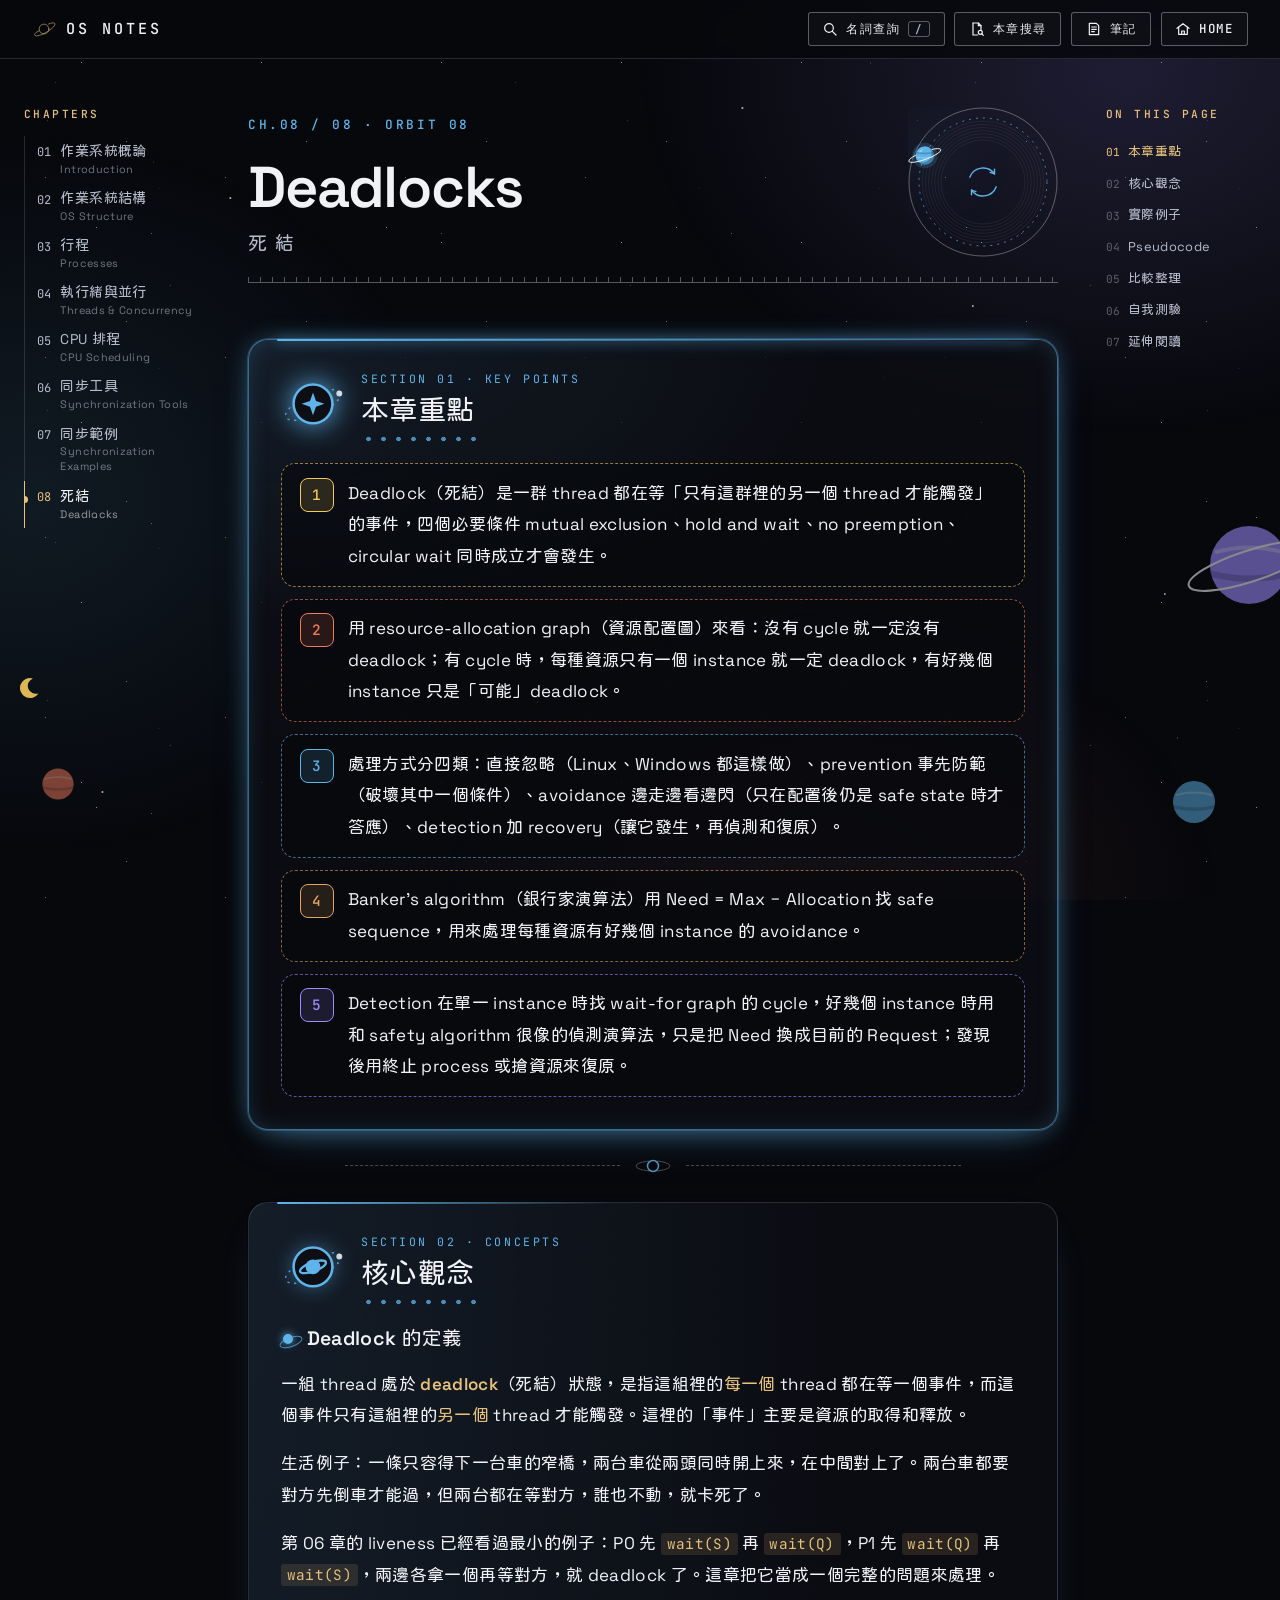
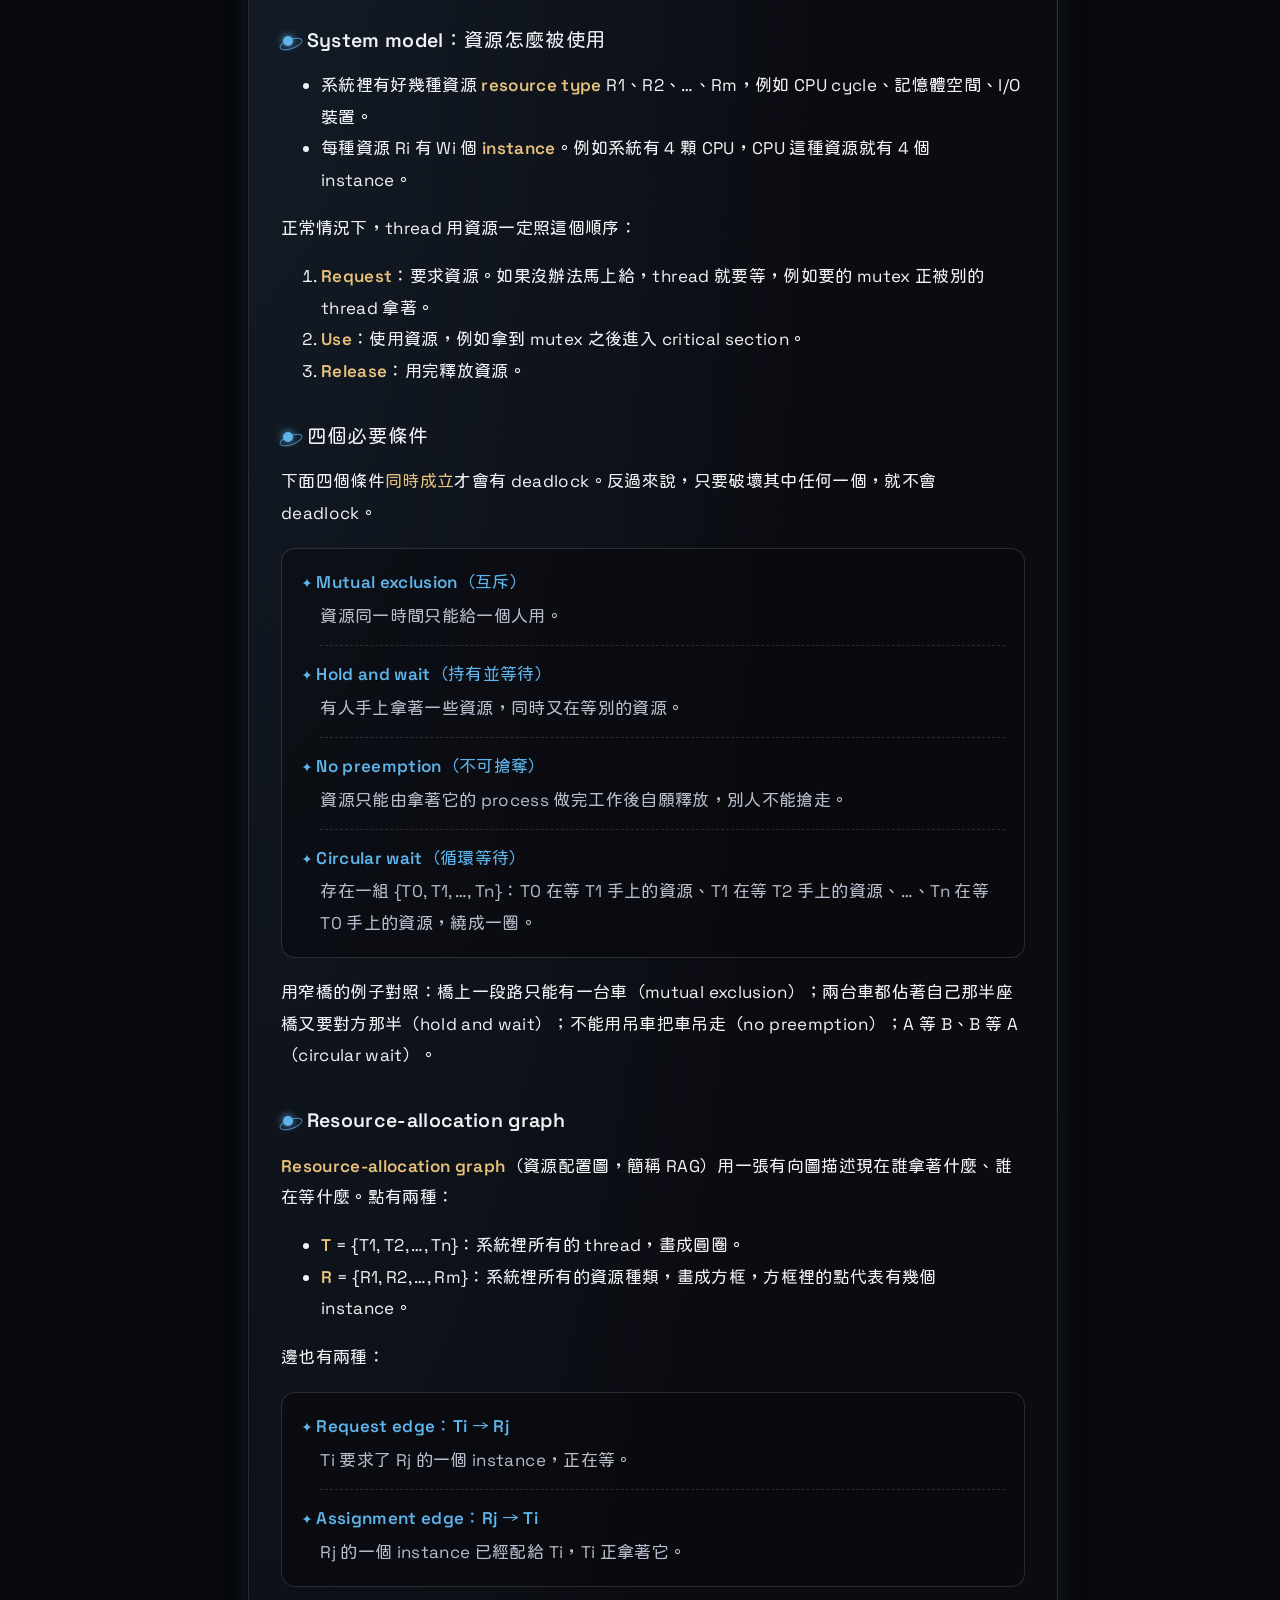
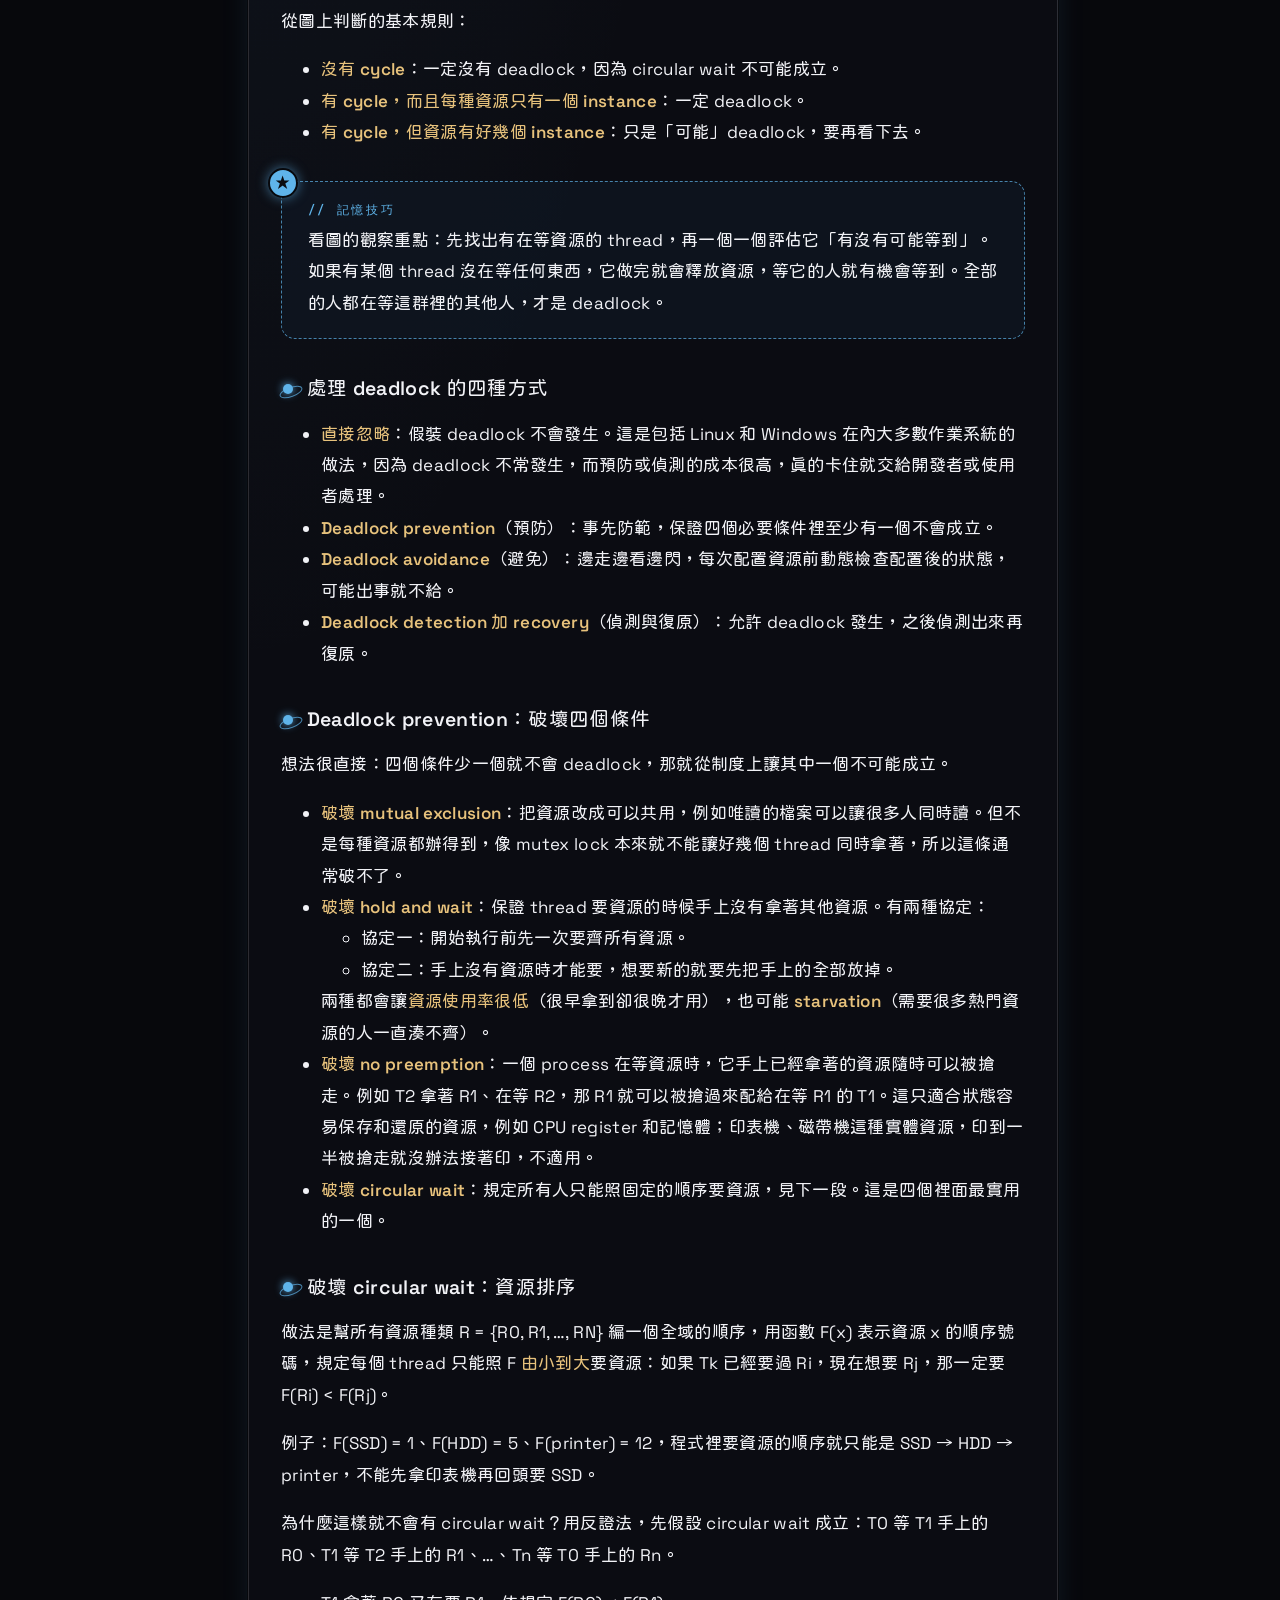
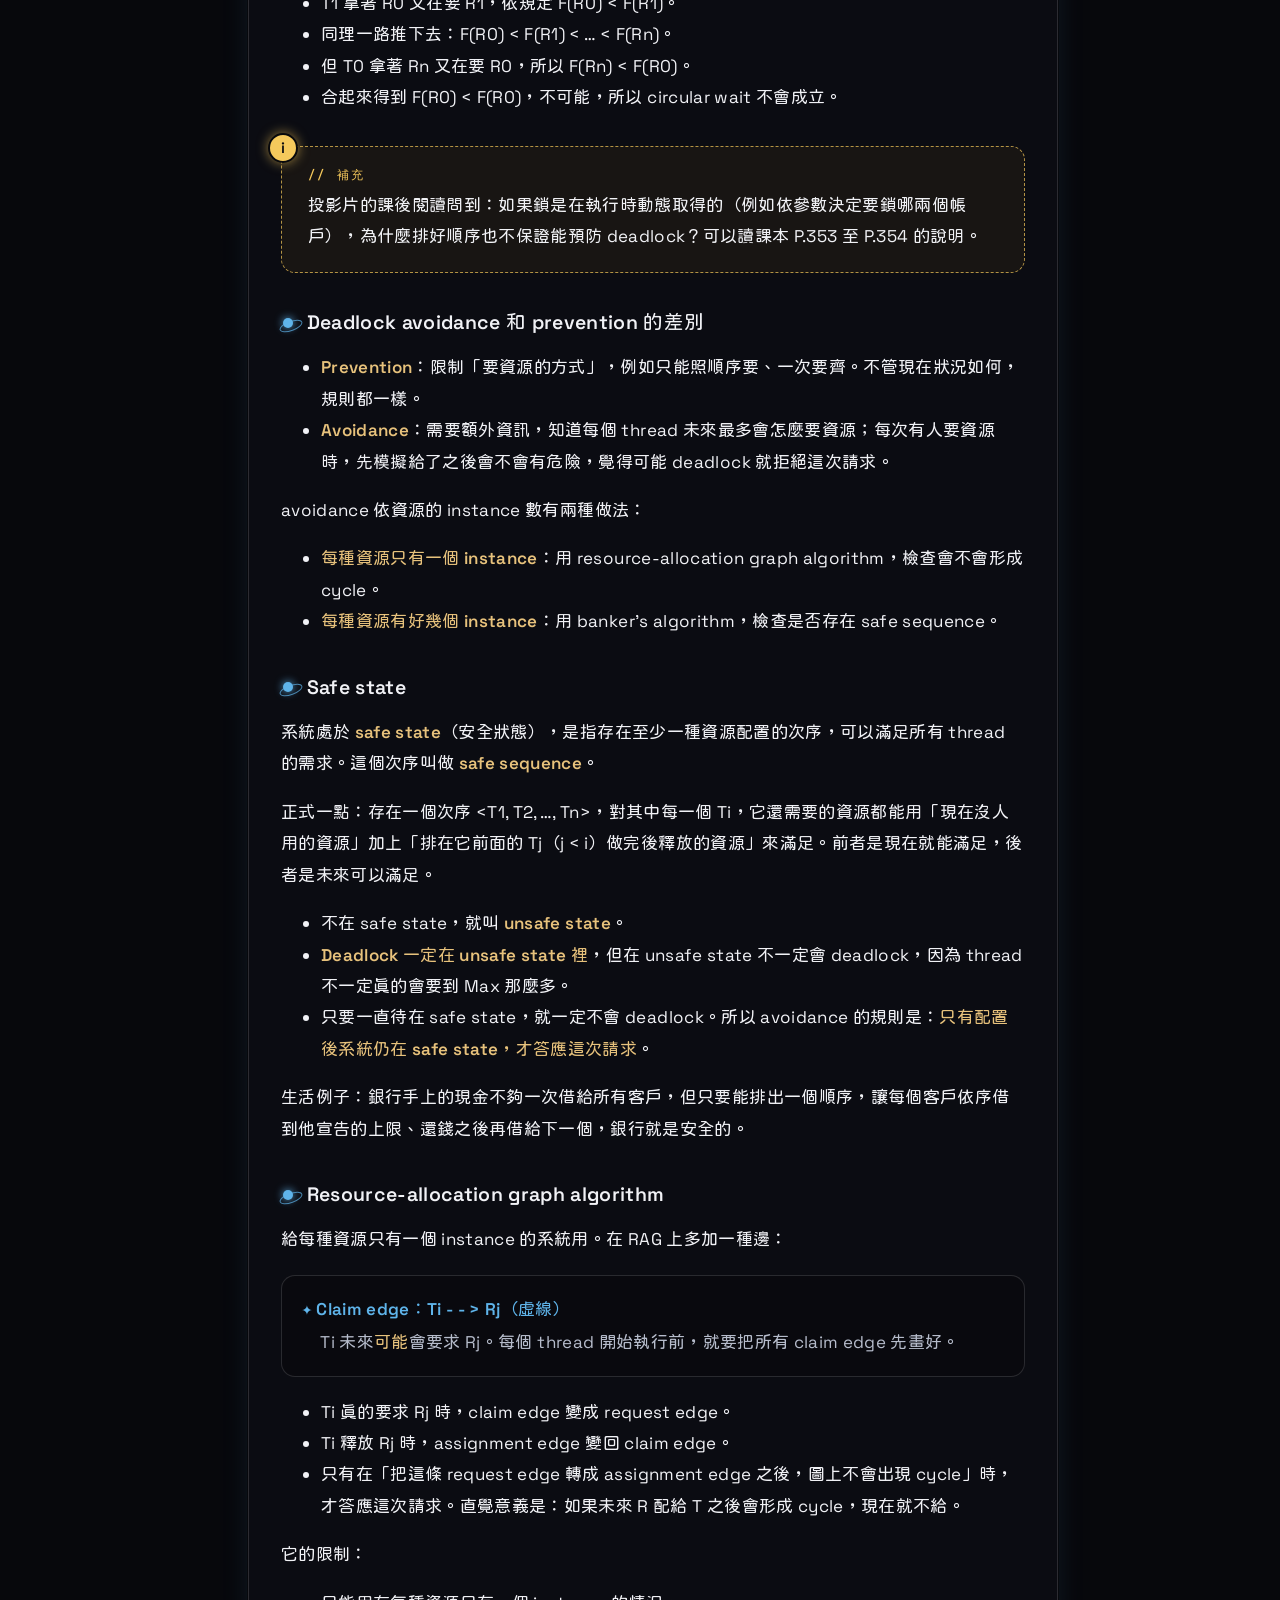
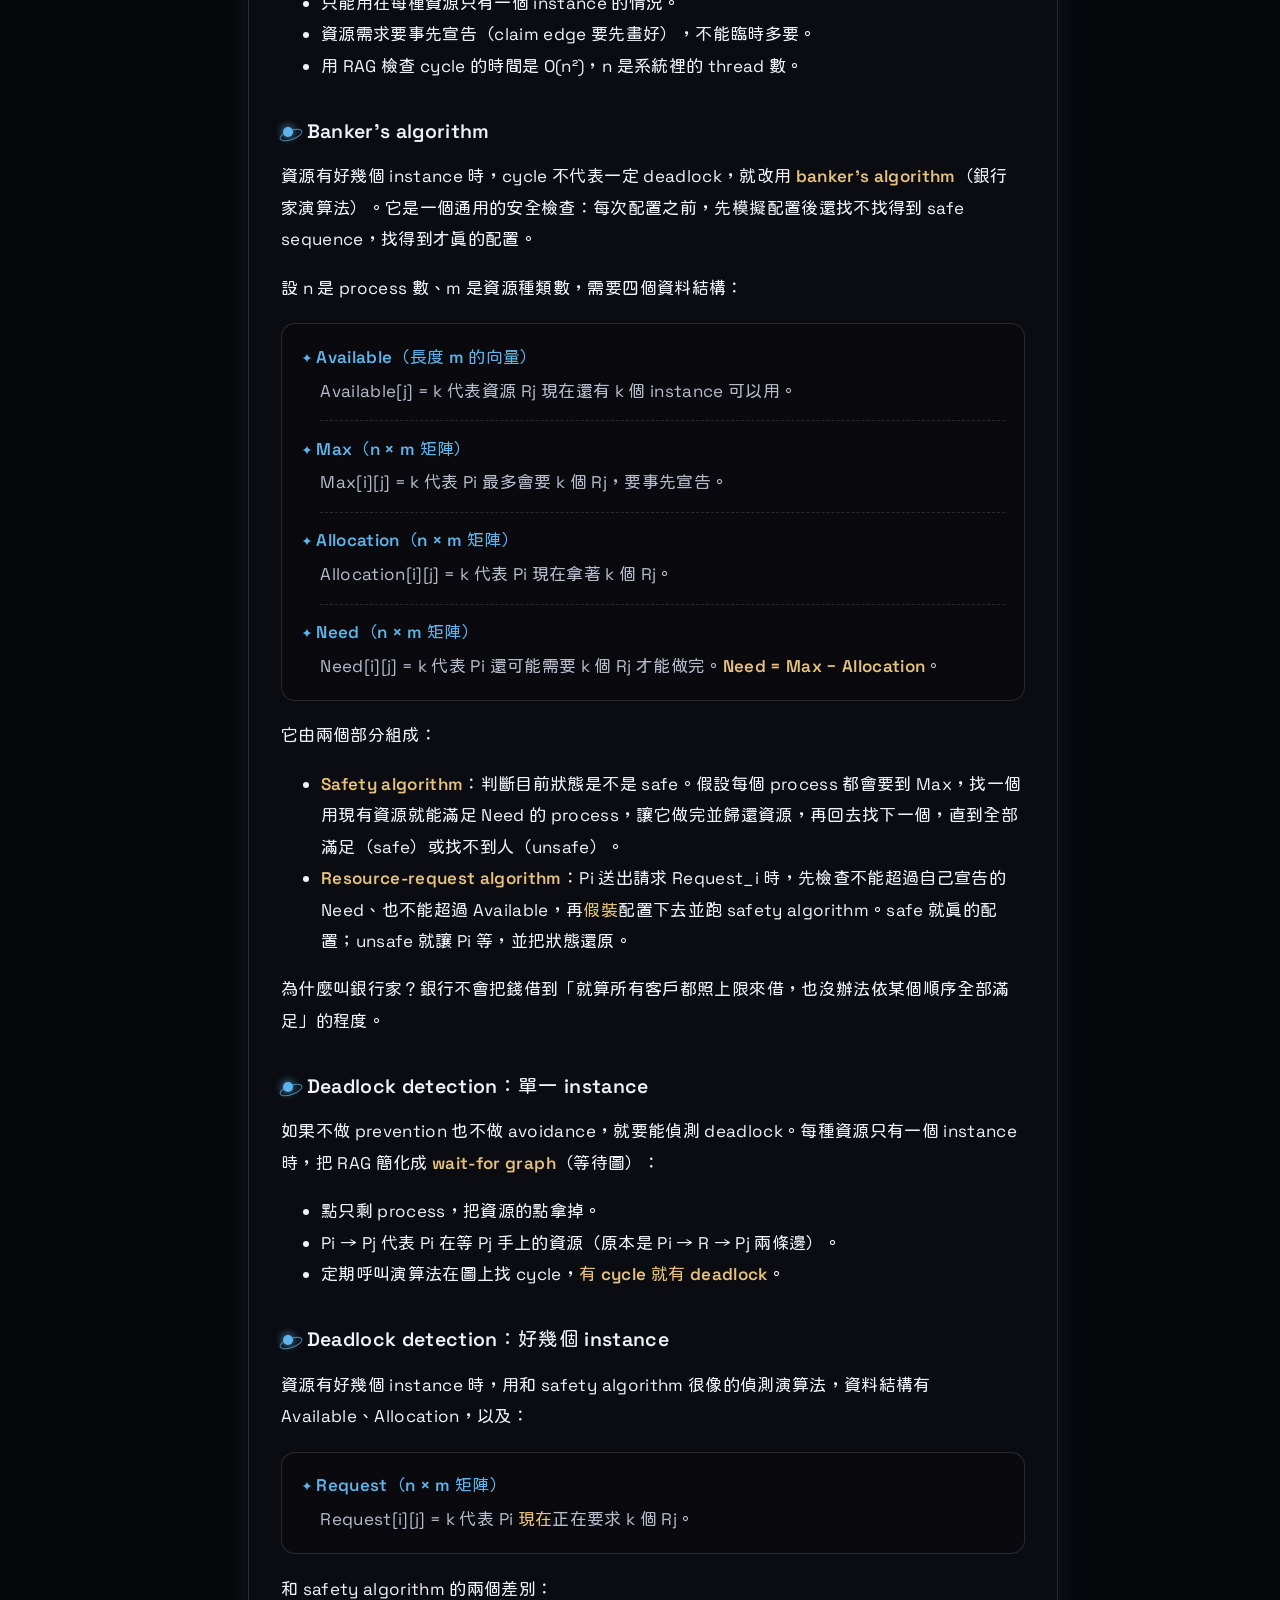
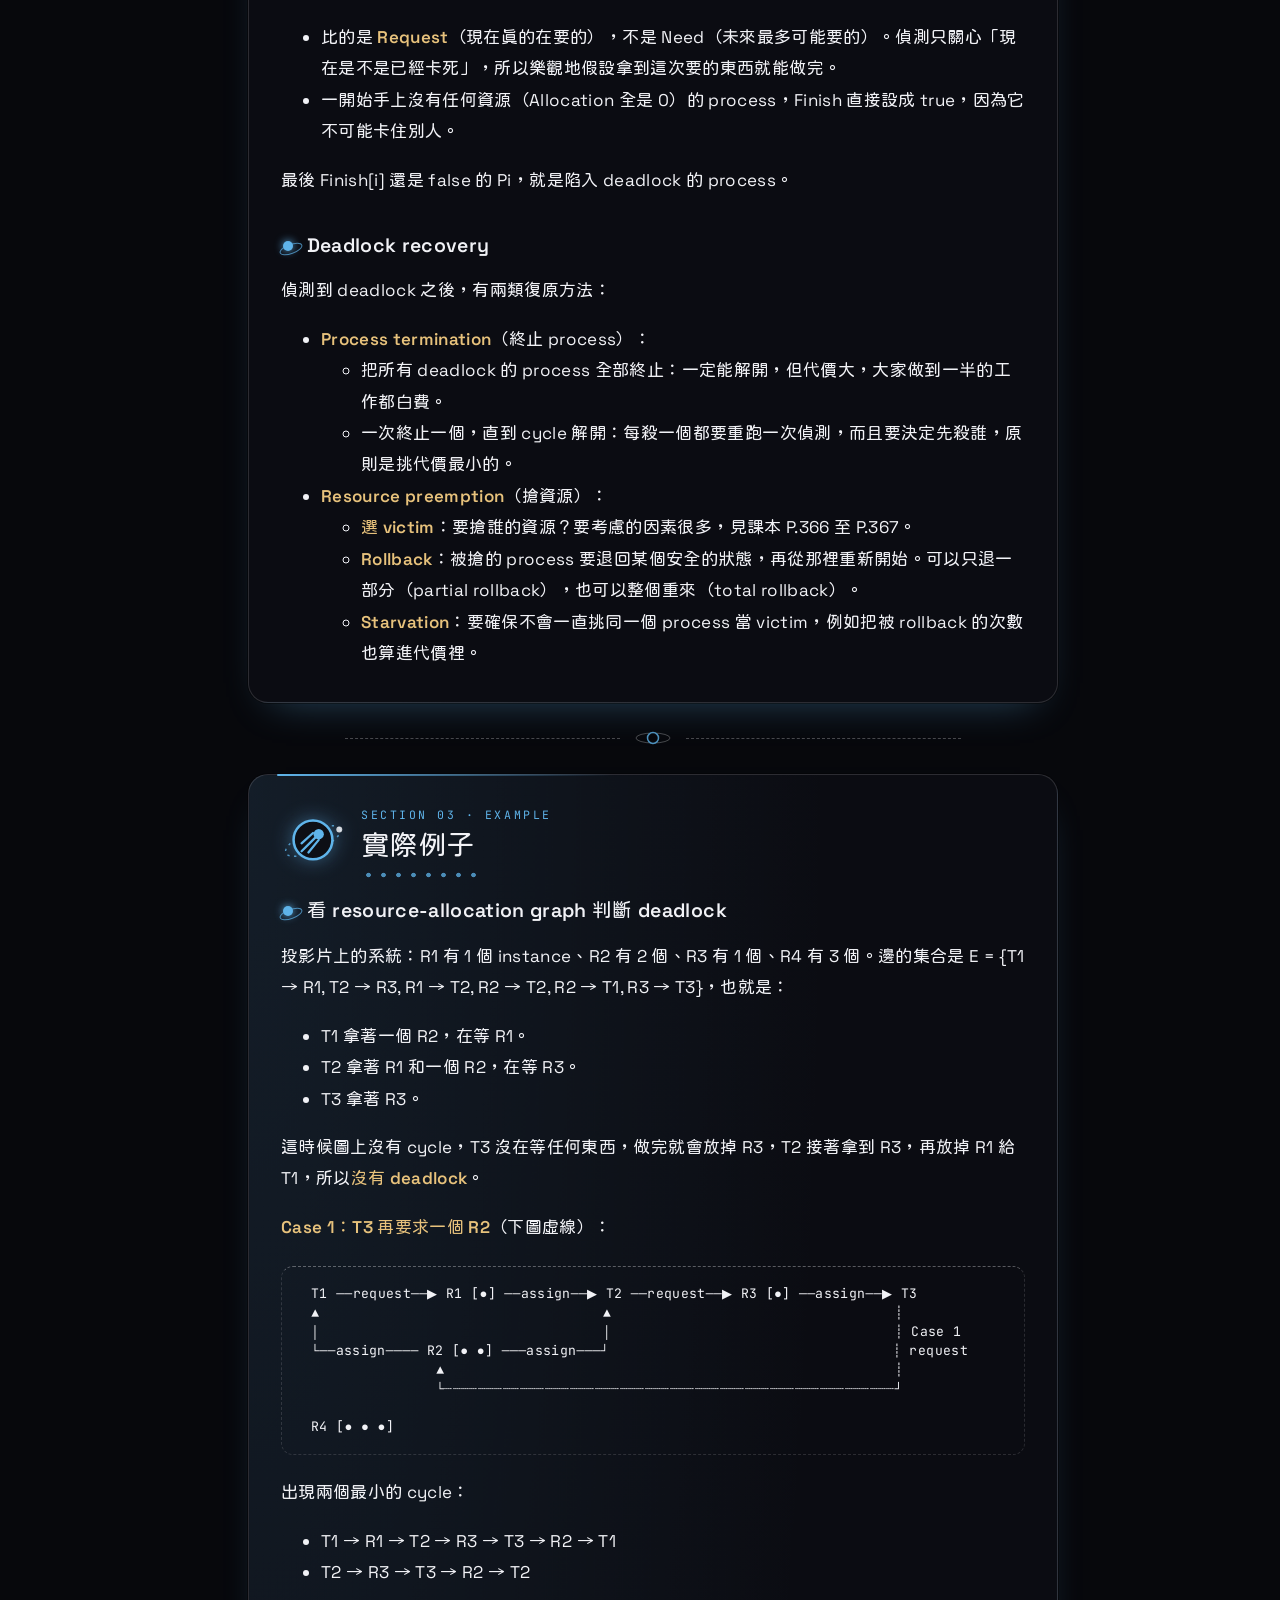
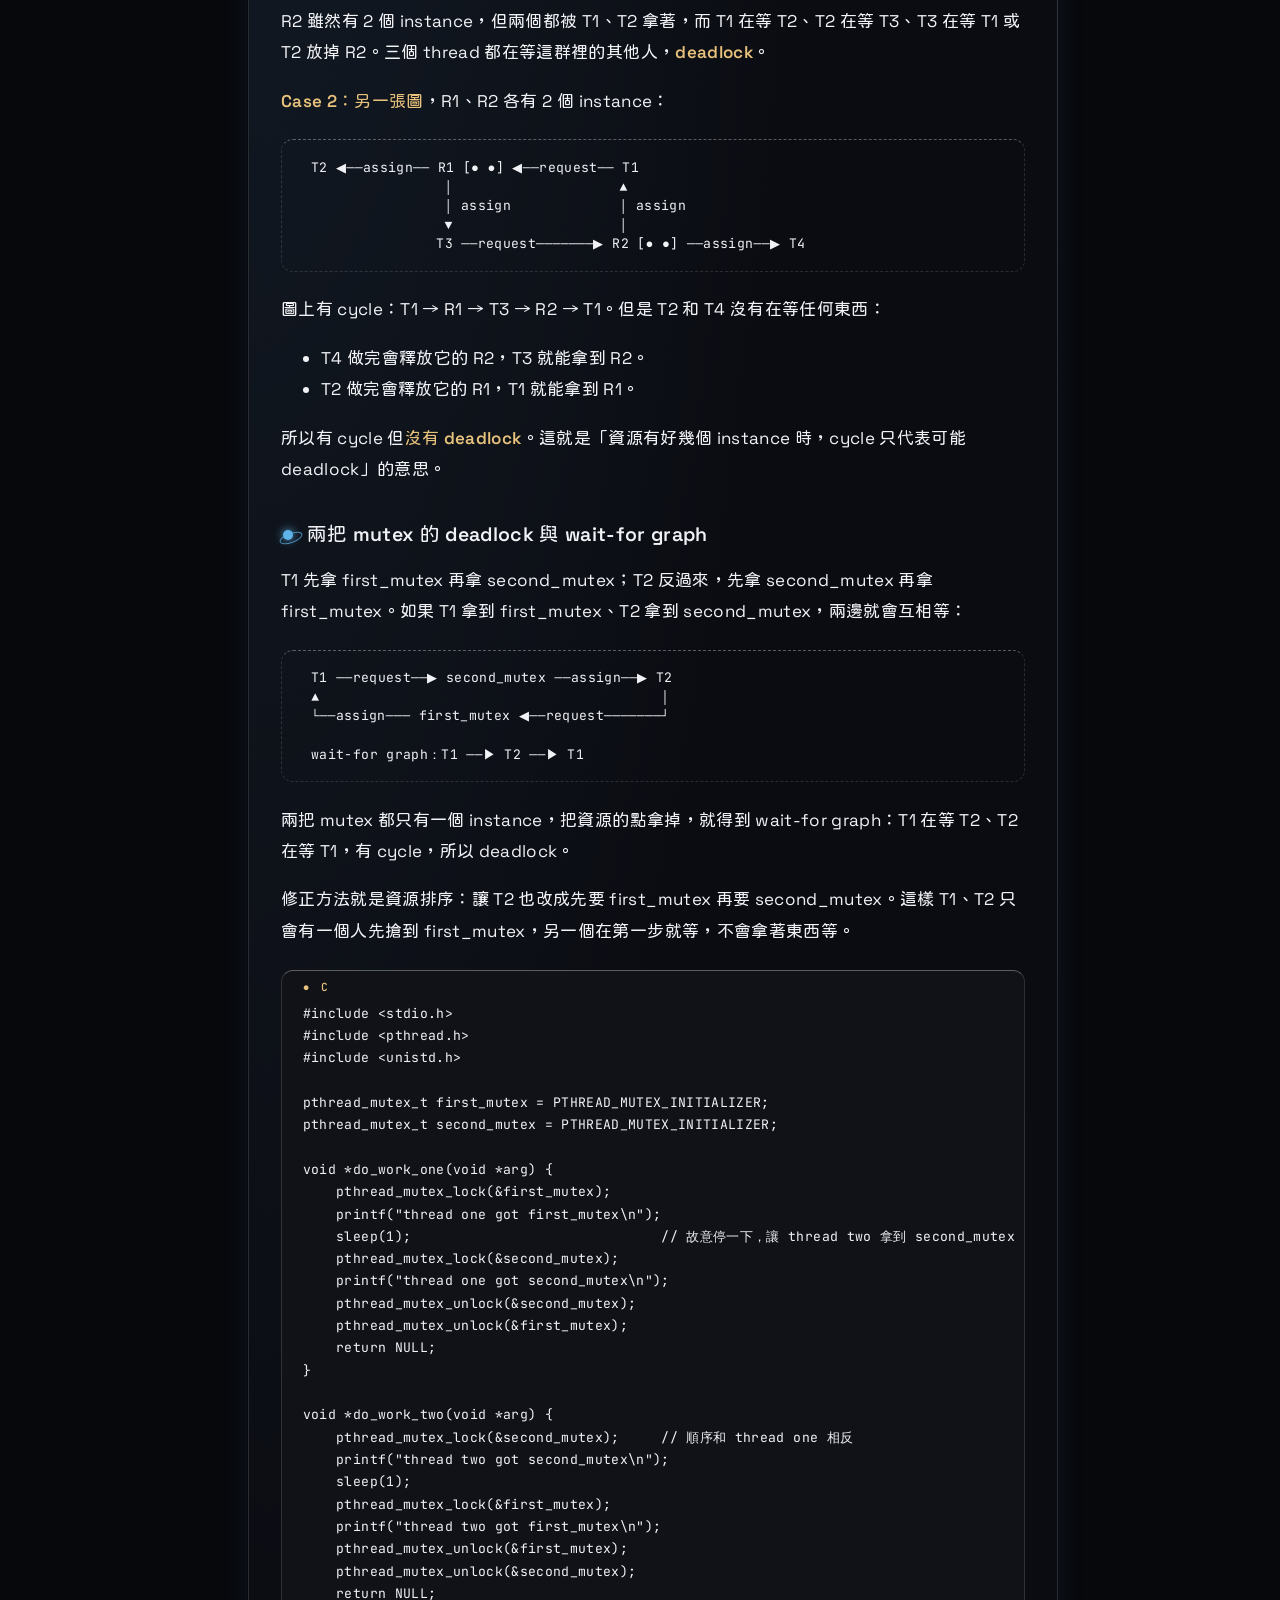
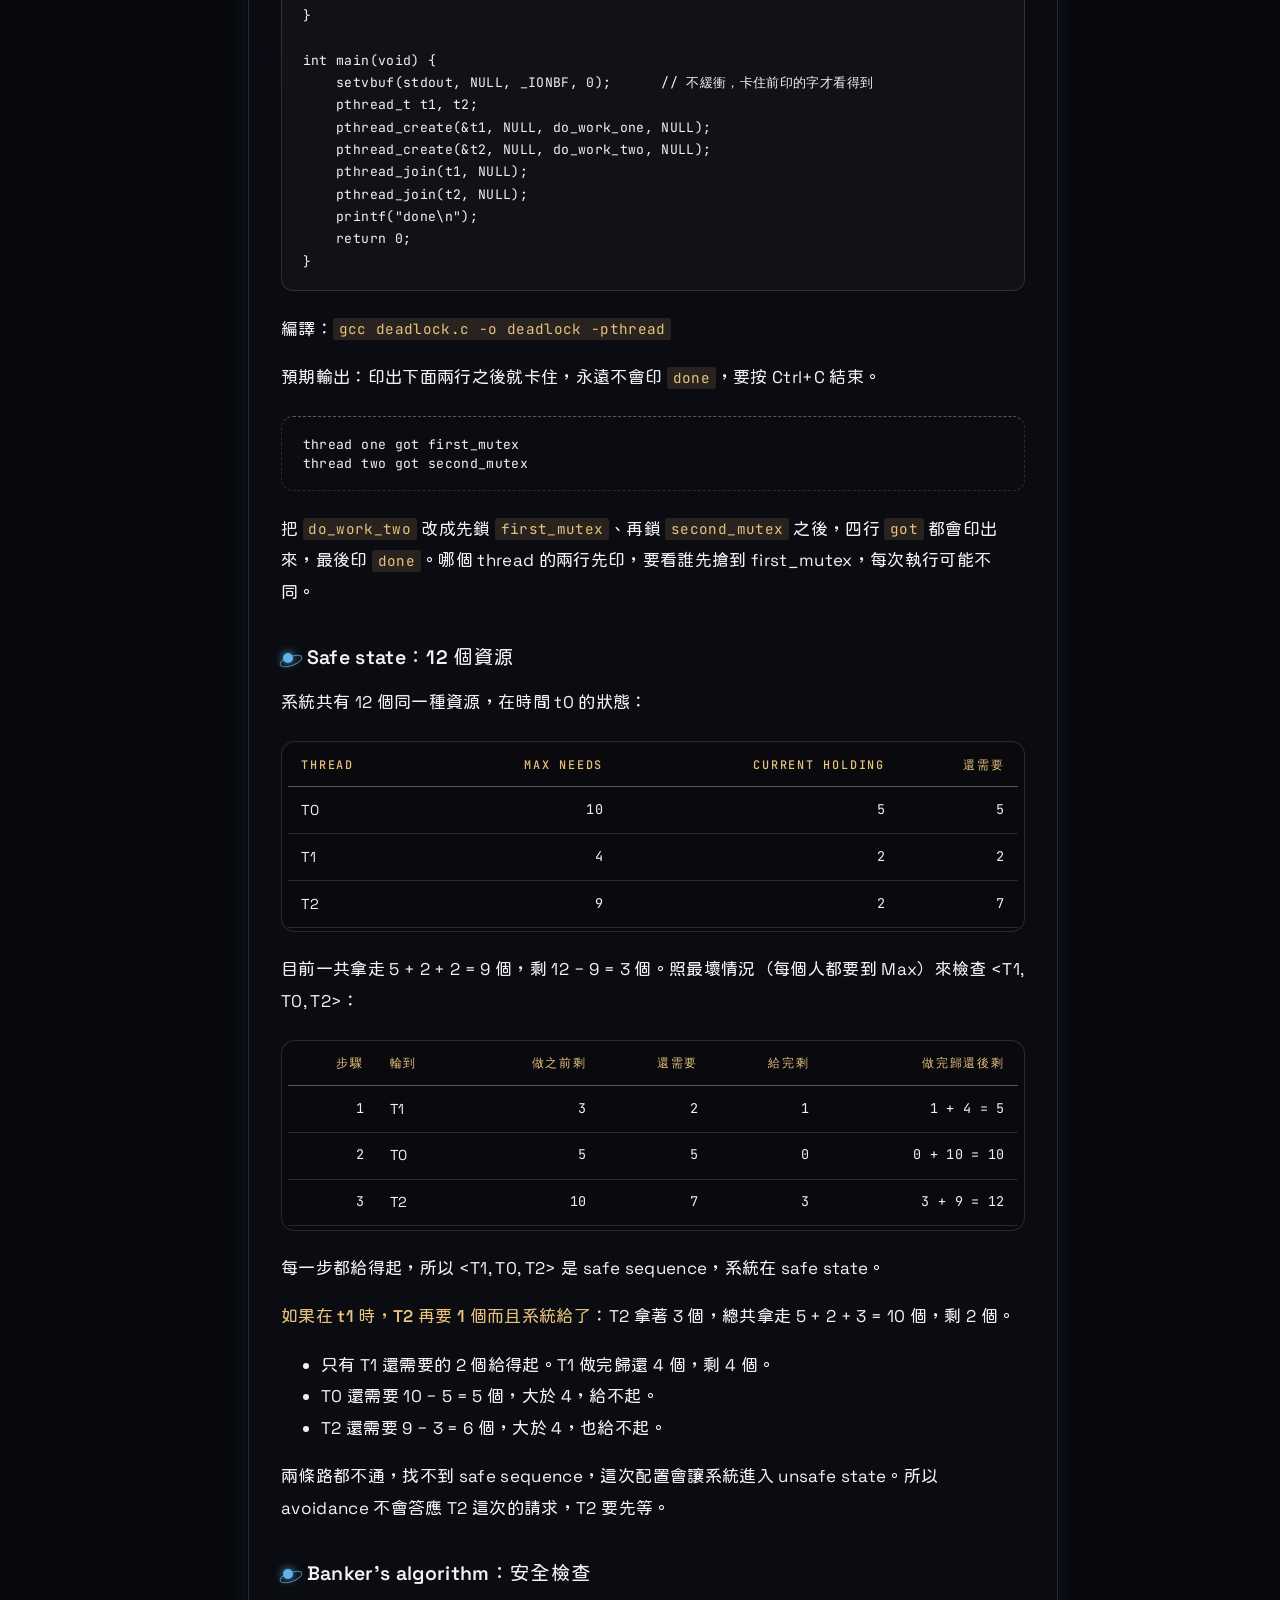
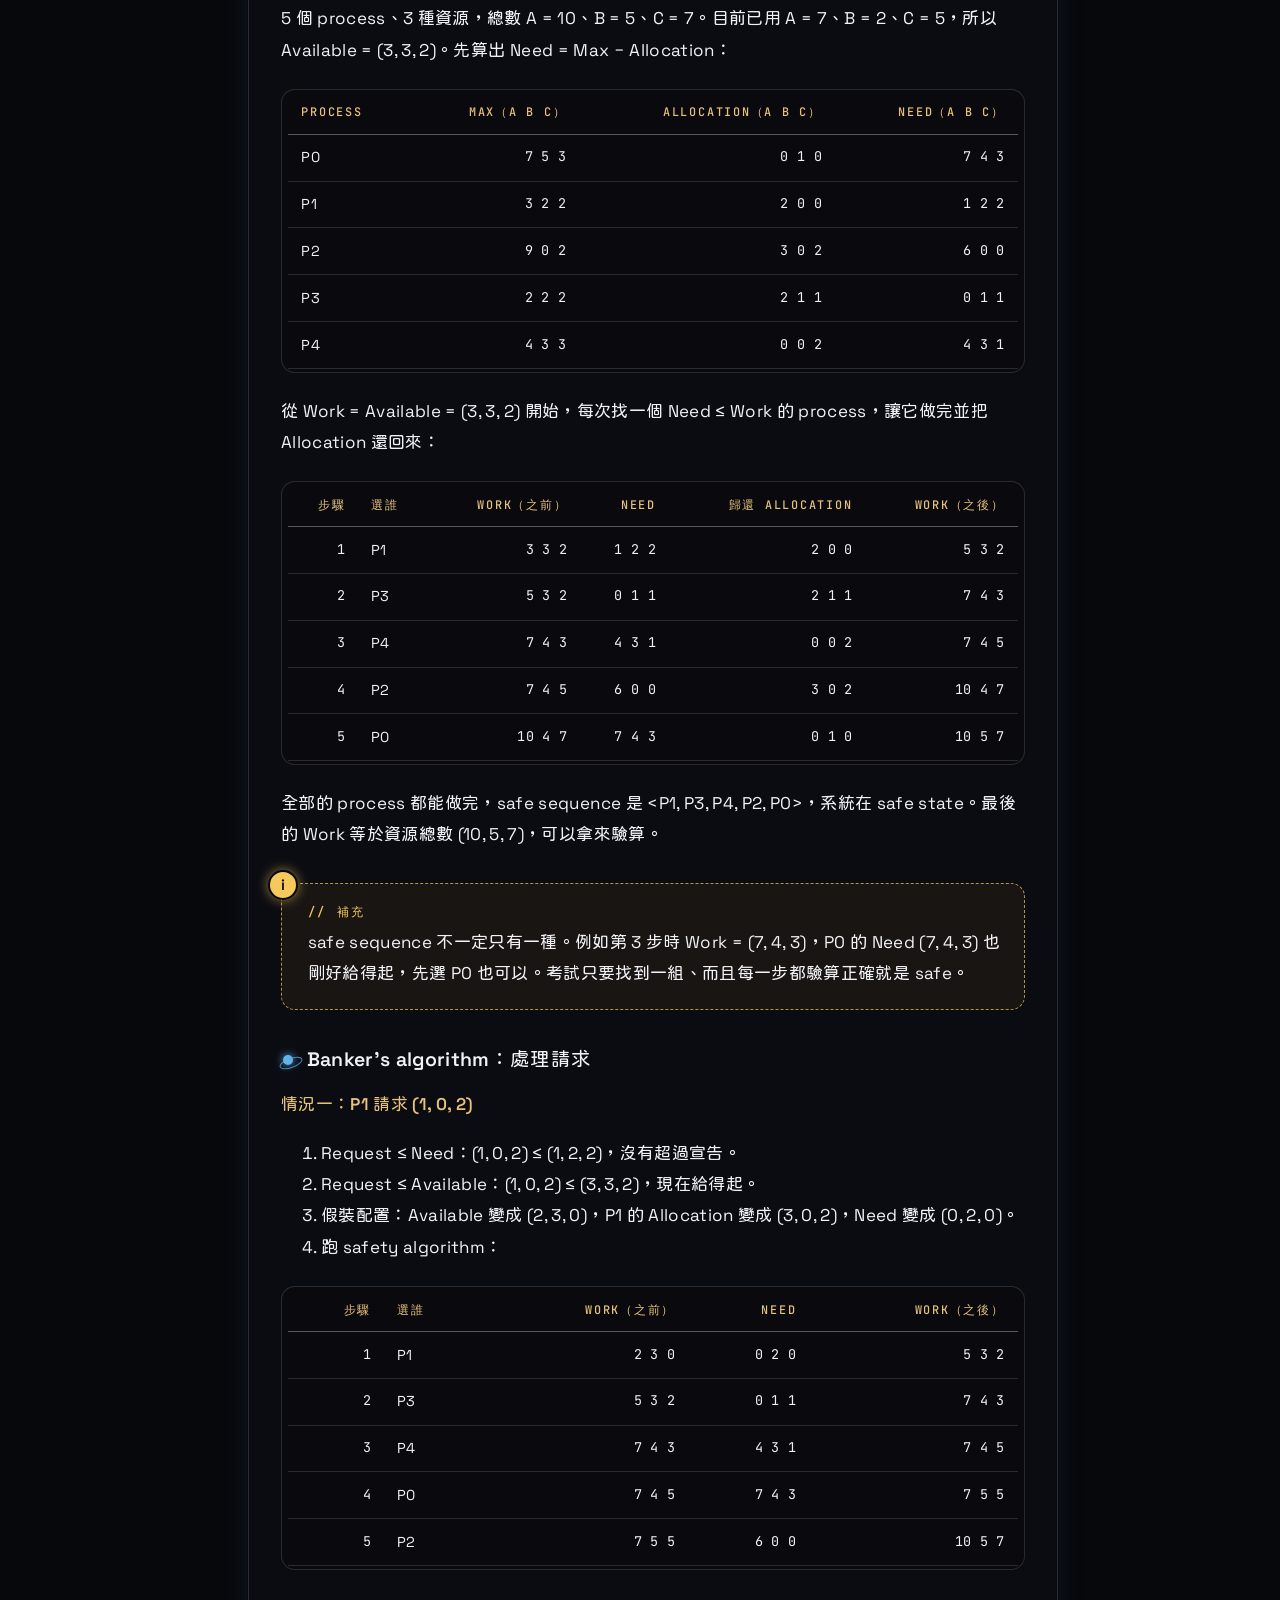
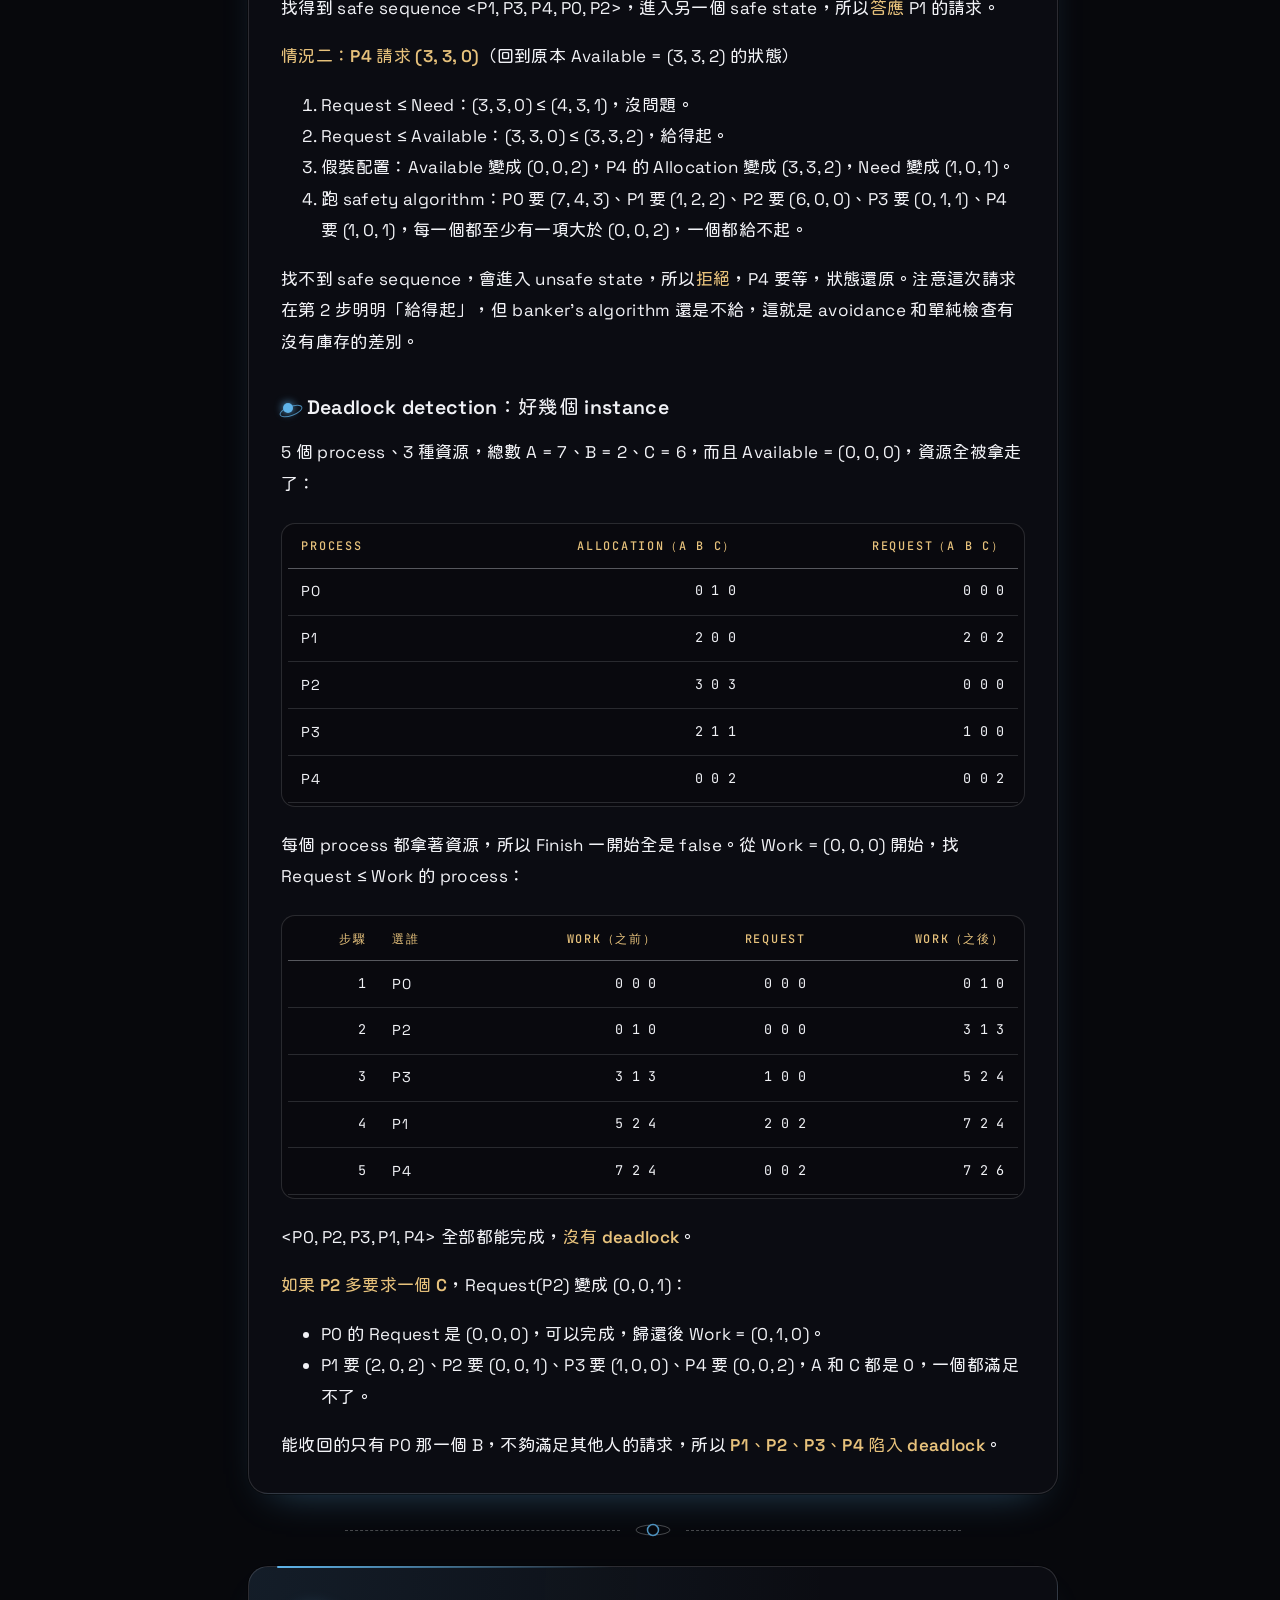
<file: chapters/08-deadlocks.html>
<!DOCTYPE html>
<html lang="zh-Hant">
<head>
  <meta charset="UTF-8">
  <meta name="viewport" content="width=device-width, initial-scale=1.0">
  <title>08 死結 Deadlocks｜OS 課程筆記</title>
  <link rel="stylesheet" href="../assets/fonts/fonts.css">
  <link rel="stylesheet" href="../assets/style.css">
</head>
<body data-root=".." data-chapter="08-deadlocks">
  <header class="site-header">
    <a class="brand" href="../index.html">OS notes</a>
    <button class="menu-btn" id="menu-btn" type="button">章節</button>
  </header>

  <div class="layout">
    <nav class="sidebar" id="sidebar"></nav>

    <main class="content">
      <header class="chapter-head">
        <p class="eyebrow">CHAPTER 08</p>
        <h1>死結</h1>
        <p class="en">Deadlocks</p>
      </header>

      <h2 id="key-points">本章重點</h2>
      <div class="summary-box">
        <ul>
          <li>Deadlock（死結）是一群 thread 都在等「只有這群裡的另一個 thread 才能觸發」的事件，四個必要條件 mutual exclusion、hold and wait、no preemption、circular wait 同時成立才會發生。</li>
          <li>用 resource-allocation graph（資源配置圖）來看：沒有 cycle 就一定沒有 deadlock；有 cycle 時，每種資源只有一個 instance 就一定 deadlock，有好幾個 instance 只是「可能」deadlock。</li>
          <li>處理方式分四類：直接忽略（Linux、Windows 都這樣做）、prevention 事先防範（破壞其中一個條件）、avoidance 邊走邊看邊閃（只在配置後仍是 safe state 時才答應）、detection 加 recovery（讓它發生，再偵測和復原）。</li>
          <li>Banker's algorithm（銀行家演算法）用 Need = Max − Allocation 找 safe sequence，用來處理每種資源有好幾個 instance 的 avoidance。</li>
          <li>Detection 在單一 instance 時找 wait-for graph 的 cycle，好幾個 instance 時用和 safety algorithm 很像的偵測演算法，只是把 Need 換成目前的 Request；發現後用終止 process 或搶資源來復原。</li>
        </ul>
      </div>

      <h2 id="concepts">核心觀念</h2>

      <h3>Deadlock 的定義</h3>
      <p>一組 thread 處於 <strong>deadlock</strong>（死結）狀態，是指這組裡的<strong>每一個</strong> thread 都在等一個事件，而這個事件只有這組裡的<strong>另一個</strong> thread 才能觸發。這裡的「事件」主要是資源的取得和釋放。</p>
      <p>生活例子：一條只容得下一台車的窄橋，兩台車從兩頭同時開上來，在中間對上了。兩台車都要對方先倒車才能過，但兩台都在等對方，誰也不動，就卡死了。</p>
      <p>第 06 章的 liveness 已經看過最小的例子：P0 先 <code>wait(S)</code> 再 <code>wait(Q)</code>，P1 先 <code>wait(Q)</code> 再 <code>wait(S)</code>，兩邊各拿一個再等對方，就 deadlock 了。這章把它當成一個完整的問題來處理。</p>

      <h3>System model：資源怎麼被使用</h3>
      <ul>
        <li>系統裡有好幾種資源 <strong>resource type</strong> R1、R2、…、Rm，例如 CPU cycle、記憶體空間、I/O 裝置。</li>
        <li>每種資源 Ri 有 Wi 個 <strong>instance</strong>。例如系統有 4 顆 CPU，CPU 這種資源就有 4 個 instance。</li>
      </ul>
      <p>正常情況下，thread 用資源一定照這個順序：</p>
      <ol>
        <li><strong>Request</strong>：要求資源。如果沒辦法馬上給，thread 就要等，例如要的 mutex 正被別的 thread 拿著。</li>
        <li><strong>Use</strong>：使用資源，例如拿到 mutex 之後進入 critical section。</li>
        <li><strong>Release</strong>：用完釋放資源。</li>
      </ol>

      <h3>四個必要條件</h3>
      <p>下面四個條件<strong>同時成立</strong>才會有 deadlock。反過來說，只要破壞其中任何一個，就不會 deadlock。</p>
      <dl class="terms">
        <dt>Mutual exclusion（互斥）</dt>
        <dd>資源同一時間只能給一個人用。</dd>
        <dt>Hold and wait（持有並等待）</dt>
        <dd>有人手上拿著一些資源，同時又在等別的資源。</dd>
        <dt>No preemption（不可搶奪）</dt>
        <dd>資源只能由拿著它的 process 做完工作後自願釋放，別人不能搶走。</dd>
        <dt>Circular wait（循環等待）</dt>
        <dd>存在一組 {T0, T1, …, Tn}：T0 在等 T1 手上的資源、T1 在等 T2 手上的資源、…、Tn 在等 T0 手上的資源，繞成一圈。</dd>
      </dl>
      <p>用窄橋的例子對照：橋上一段路只能有一台車（mutual exclusion）；兩台車都佔著自己那半座橋又要對方那半（hold and wait）；不能用吊車把車吊走（no preemption）；A 等 B、B 等 A（circular wait）。</p>

      <h3>Resource-allocation graph</h3>
      <p><strong>Resource-allocation graph</strong>（資源配置圖，簡稱 RAG）用一張有向圖描述現在誰拿著什麼、誰在等什麼。點有兩種：</p>
      <ul>
        <li><strong>T</strong> = {T1, T2, …, Tn}：系統裡所有的 thread，畫成圓圈。</li>
        <li><strong>R</strong> = {R1, R2, …, Rm}：系統裡所有的資源種類，畫成方框，方框裡的點代表有幾個 instance。</li>
      </ul>
      <p>邊也有兩種：</p>
      <dl class="terms">
        <dt>Request edge：Ti → Rj</dt>
        <dd>Ti 要求了 Rj 的一個 instance，正在等。</dd>
        <dt>Assignment edge：Rj → Ti</dt>
        <dd>Rj 的一個 instance 已經配給 Ti，Ti 正拿著它。</dd>
      </dl>
      <p>從圖上判斷的基本規則：</p>
      <ul>
        <li><strong>沒有 cycle</strong>：一定沒有 deadlock，因為 circular wait 不可能成立。</li>
        <li><strong>有 cycle，而且每種資源只有一個 instance</strong>：一定 deadlock。</li>
        <li><strong>有 cycle，但資源有好幾個 instance</strong>：只是「可能」deadlock，要再看下去。</li>
      </ul>
      <div class="callout tip">
        <strong>記憶技巧</strong>
        <p>看圖的觀察重點：先找出有在等資源的 thread，再一個一個評估它「有沒有可能等到」。如果有某個 thread 沒在等任何東西，它做完就會釋放資源，等它的人就有機會等到。全部的人都在等這群裡的其他人，才是 deadlock。</p>
      </div>

      <h3>處理 deadlock 的四種方式</h3>
      <ul>
        <li><strong>直接忽略</strong>：假裝 deadlock 不會發生。這是包括 Linux 和 Windows 在內大多數作業系統的做法，因為 deadlock 不常發生，而預防或偵測的成本很高，真的卡住就交給開發者或使用者處理。</li>
        <li><strong>Deadlock prevention</strong>（預防）：事先防範，保證四個必要條件裡至少有一個不會成立。</li>
        <li><strong>Deadlock avoidance</strong>（避免）：邊走邊看邊閃，每次配置資源前動態檢查配置後的狀態，可能出事就不給。</li>
        <li><strong>Deadlock detection 加 recovery</strong>（偵測與復原）：允許 deadlock 發生，之後偵測出來再復原。</li>
      </ul>

      <h3>Deadlock prevention：破壞四個條件</h3>
      <p>想法很直接：四個條件少一個就不會 deadlock，那就從制度上讓其中一個不可能成立。</p>
      <ul>
        <li><strong>破壞 mutual exclusion</strong>：把資源改成可以共用，例如唯讀的檔案可以讓很多人同時讀。但不是每種資源都辦得到，像 mutex lock 本來就不能讓好幾個 thread 同時拿著，所以這條通常破不了。</li>
        <li><strong>破壞 hold and wait</strong>：保證 thread 要資源的時候手上沒有拿著其他資源。有兩種協定：
          <ul>
            <li>協定一：開始執行前先一次要齊所有資源。</li>
            <li>協定二：手上沒有資源時才能要，想要新的就要先把手上的全部放掉。</li>
          </ul>
          兩種都會讓<strong>資源使用率很低</strong>（很早拿到卻很晚才用），也可能 <strong>starvation</strong>（需要很多熱門資源的人一直湊不齊）。</li>
        <li><strong>破壞 no preemption</strong>：一個 process 在等資源時，它手上已經拿著的資源隨時可以被搶走。例如 T2 拿著 R1、在等 R2，那 R1 就可以被搶過來配給在等 R1 的 T1。這只適合狀態容易保存和還原的資源，例如 CPU register 和記憶體；印表機、磁帶機這種實體資源，印到一半被搶走就沒辦法接著印，不適用。</li>
        <li><strong>破壞 circular wait</strong>：規定所有人只能照固定的順序要資源，見下一段。這是四個裡面最實用的一個。</li>
      </ul>

      <h3>破壞 circular wait：資源排序</h3>
      <p>做法是幫所有資源種類 R = {R0, R1, …, RN} 編一個全域的順序，用函數 F(x) 表示資源 x 的順序號碼，規定每個 thread 只能照 F <strong>由小到大</strong>要資源：如果 Tk 已經要過 Ri，現在想要 Rj，那一定要 F(Ri) &lt; F(Rj)。</p>
      <p>例子：F(SSD) = 1、F(HDD) = 5、F(printer) = 12，程式裡要資源的順序就只能是 SSD → HDD → printer，不能先拿印表機再回頭要 SSD。</p>
      <p>為什麼這樣就不會有 circular wait？用反證法，先假設 circular wait 成立：T0 等 T1 手上的 R0、T1 等 T2 手上的 R1、…、Tn 等 T0 手上的 Rn。</p>
      <ul>
        <li>T1 拿著 R0 又在要 R1，依規定 F(R0) &lt; F(R1)。</li>
        <li>同理一路推下去：F(R0) &lt; F(R1) &lt; … &lt; F(Rn)。</li>
        <li>但 T0 拿著 Rn 又在要 R0，所以 F(Rn) &lt; F(R0)。</li>
        <li>合起來得到 F(R0) &lt; F(R0)，不可能，所以 circular wait 不會成立。</li>
      </ul>
      <div class="callout note">
        <strong>補充</strong>
        <p>投影片的課後閱讀問到：如果鎖是在執行時動態取得的（例如依參數決定要鎖哪兩個帳戶），為什麼排好順序也不保證能預防 deadlock？可以讀課本 P.353 至 P.354 的說明。</p>
      </div>

      <h3>Deadlock avoidance 和 prevention 的差別</h3>
      <ul>
        <li><strong>Prevention</strong>：限制「要資源的方式」，例如只能照順序要、一次要齊。不管現在狀況如何，規則都一樣。</li>
        <li><strong>Avoidance</strong>：需要額外資訊，知道每個 thread 未來最多會怎麼要資源；每次有人要資源時，先模擬給了之後會不會有危險，覺得可能 deadlock 就拒絕這次請求。</li>
      </ul>
      <p>avoidance 依資源的 instance 數有兩種做法：</p>
      <ul>
        <li><strong>每種資源只有一個 instance</strong>：用 resource-allocation graph algorithm，檢查會不會形成 cycle。</li>
        <li><strong>每種資源有好幾個 instance</strong>：用 banker's algorithm，檢查是否存在 safe sequence。</li>
      </ul>

      <h3>Safe state</h3>
      <p>系統處於 <strong>safe state</strong>（安全狀態），是指存在至少一種資源配置的次序，可以滿足所有 thread 的需求。這個次序叫做 <strong>safe sequence</strong>。</p>
      <p>正式一點：存在一個次序 &lt;T1, T2, …, Tn&gt;，對其中每一個 Ti，它還需要的資源都能用「現在沒人用的資源」加上「排在它前面的 Tj（j &lt; i）做完後釋放的資源」來滿足。前者是現在就能滿足，後者是未來可以滿足。</p>
      <ul>
        <li>不在 safe state，就叫 <strong>unsafe state</strong>。</li>
        <li><strong>Deadlock 一定在 unsafe state 裡</strong>，但在 unsafe state 不一定會 deadlock，因為 thread 不一定真的會要到 Max 那麼多。</li>
        <li>只要一直待在 safe state，就一定不會 deadlock。所以 avoidance 的規則是：<strong>只有配置後系統仍在 safe state，才答應這次請求</strong>。</li>
      </ul>
      <p>生活例子：銀行手上的現金不夠一次借給所有客戶，但只要能排出一個順序，讓每個客戶依序借到他宣告的上限、還錢之後再借給下一個，銀行就是安全的。</p>

      <h3>Resource-allocation graph algorithm</h3>
      <p>給每種資源只有一個 instance 的系統用。在 RAG 上多加一種邊：</p>
      <dl class="terms">
        <dt>Claim edge：Ti - - &gt; Rj（虛線）</dt>
        <dd>Ti 未來<strong>可能</strong>會要求 Rj。每個 thread 開始執行前，就要把所有 claim edge 先畫好。</dd>
      </dl>
      <ul>
        <li>Ti 真的要求 Rj 時，claim edge 變成 request edge。</li>
        <li>Ti 釋放 Rj 時，assignment edge 變回 claim edge。</li>
        <li>只有在「把這條 request edge 轉成 assignment edge 之後，圖上不會出現 cycle」時，才答應這次請求。直覺意義是：如果未來 R 配給 T 之後會形成 cycle，現在就不給。</li>
      </ul>
      <p>它的限制：</p>
      <ul>
        <li>只能用在每種資源只有一個 instance 的情況。</li>
        <li>資源需求要事先宣告（claim edge 要先畫好），不能臨時多要。</li>
        <li>用 RAG 檢查 cycle 的時間是 O(n²)，n 是系統裡的 thread 數。</li>
      </ul>

      <h3>Banker's algorithm</h3>
      <p>資源有好幾個 instance 時，cycle 不代表一定 deadlock，就改用 <strong>banker's algorithm</strong>（銀行家演算法）。它是一個通用的安全檢查：每次配置之前，先模擬配置後還找不找得到 safe sequence，找得到才真的配置。</p>
      <p>設 n 是 process 數、m 是資源種類數，需要四個資料結構：</p>
      <dl class="terms">
        <dt>Available（長度 m 的向量）</dt>
        <dd>Available[j] = k 代表資源 Rj 現在還有 k 個 instance 可以用。</dd>
        <dt>Max（n × m 矩陣）</dt>
        <dd>Max[i][j] = k 代表 Pi 最多會要 k 個 Rj，要事先宣告。</dd>
        <dt>Allocation（n × m 矩陣）</dt>
        <dd>Allocation[i][j] = k 代表 Pi 現在拿著 k 個 Rj。</dd>
        <dt>Need（n × m 矩陣）</dt>
        <dd>Need[i][j] = k 代表 Pi 還可能需要 k 個 Rj 才能做完。<strong>Need = Max − Allocation</strong>。</dd>
      </dl>
      <p>它由兩個部分組成：</p>
      <ul>
        <li><strong>Safety algorithm</strong>：判斷目前狀態是不是 safe。假設每個 process 都會要到 Max，找一個用現有資源就能滿足 Need 的 process，讓它做完並歸還資源，再回去找下一個，直到全部滿足（safe）或找不到人（unsafe）。</li>
        <li><strong>Resource-request algorithm</strong>：Pi 送出請求 Request_i 時，先檢查不能超過自己宣告的 Need、也不能超過 Available，再<strong>假裝</strong>配置下去並跑 safety algorithm。safe 就真的配置；unsafe 就讓 Pi 等，並把狀態還原。</li>
      </ul>
      <p>為什麼叫銀行家？銀行不會把錢借到「就算所有客戶都照上限來借，也沒辦法依某個順序全部滿足」的程度。</p>

      <h3>Deadlock detection：單一 instance</h3>
      <p>如果不做 prevention 也不做 avoidance，就要能偵測 deadlock。每種資源只有一個 instance 時，把 RAG 簡化成 <strong>wait-for graph</strong>（等待圖）：</p>
      <ul>
        <li>點只剩 process，把資源的點拿掉。</li>
        <li>Pi → Pj 代表 Pi 在等 Pj 手上的資源（原本是 Pi → R → Pj 兩條邊）。</li>
        <li>定期呼叫演算法在圖上找 cycle，<strong>有 cycle 就有 deadlock</strong>。</li>
      </ul>

      <h3>Deadlock detection：好幾個 instance</h3>
      <p>資源有好幾個 instance 時，用和 safety algorithm 很像的偵測演算法，資料結構有 Available、Allocation，以及：</p>
      <dl class="terms">
        <dt>Request（n × m 矩陣）</dt>
        <dd>Request[i][j] = k 代表 Pi <strong>現在</strong>正在要求 k 個 Rj。</dd>
      </dl>
      <p>和 safety algorithm 的兩個差別：</p>
      <ul>
        <li>比的是 <strong>Request</strong>（現在真的在要的），不是 Need（未來最多可能要的）。偵測只關心「現在是不是已經卡死」，所以樂觀地假設拿到這次要的東西就能做完。</li>
        <li>一開始手上沒有任何資源（Allocation 全是 0）的 process，Finish 直接設成 true，因為它不可能卡住別人。</li>
      </ul>
      <p>最後 Finish[i] 還是 false 的 Pi，就是陷入 deadlock 的 process。</p>

      <h3>Deadlock recovery</h3>
      <p>偵測到 deadlock 之後，有兩類復原方法：</p>
      <ul>
        <li><strong>Process termination</strong>（終止 process）：
          <ul>
            <li>把所有 deadlock 的 process 全部終止：一定能解開，但代價大，大家做到一半的工作都白費。</li>
            <li>一次終止一個，直到 cycle 解開：每殺一個都要重跑一次偵測，而且要決定先殺誰，原則是挑代價最小的。</li>
          </ul>
        </li>
        <li><strong>Resource preemption</strong>（搶資源）：
          <ul>
            <li><strong>選 victim</strong>：要搶誰的資源？要考慮的因素很多，見課本 P.366 至 P.367。</li>
            <li><strong>Rollback</strong>：被搶的 process 要退回某個安全的狀態，再從那裡重新開始。可以只退一部分（partial rollback），也可以整個重來（total rollback）。</li>
            <li><strong>Starvation</strong>：要確保不會一直挑同一個 process 當 victim，例如把被 rollback 的次數也算進代價裡。</li>
          </ul>
        </li>
      </ul>

      <h2 id="example">實際例子</h2>

      <h3>看 resource-allocation graph 判斷 deadlock</h3>
      <p>投影片上的系統：R1 有 1 個 instance、R2 有 2 個、R3 有 1 個、R4 有 3 個。邊的集合是 E = {T1 → R1, T2 → R3, R1 → T2, R2 → T2, R2 → T1, R3 → T3}，也就是：</p>
      <ul>
        <li>T1 拿著一個 R2，在等 R1。</li>
        <li>T2 拿著 R1 和一個 R2，在等 R3。</li>
        <li>T3 拿著 R3。</li>
      </ul>
      <p>這時候圖上沒有 cycle，T3 沒在等任何東西，做完就會放掉 R3，T2 接著拿到 R3，再放掉 R1 給 T1，所以<strong>沒有 deadlock</strong>。</p>
      <p><strong>Case 1：T3 再要求一個 R2</strong>（下圖虛線）：</p>
      <pre class="diagram"> T1 ──request──▶ R1 [●] ──assign──▶ T2 ──request──▶ R3 [●] ──assign──▶ T3
 ▲                                  ▲                                  ┊
 │                                  │                                  ┊ Case 1
 └──assign──── R2 [● ●] ───assign───┘                                  ┊ request
                ▲                                                      ┊
                └┈┈┈┈┈┈┈┈┈┈┈┈┈┈┈┈┈┈┈┈┈┈┈┈┈┈┈┈┈┈┈┈┈┈┈┈┈┈┈┈┈┈┈┈┈┈┈┈┈┈┈┈┈┈┘

 R4 [● ● ●]</pre>
      <p>出現兩個最小的 cycle：</p>
      <ul>
        <li>T1 → R1 → T2 → R3 → T3 → R2 → T1</li>
        <li>T2 → R3 → T3 → R2 → T2</li>
      </ul>
      <p>R2 雖然有 2 個 instance，但兩個都被 T1、T2 拿著，而 T1 在等 T2、T2 在等 T3、T3 在等 T1 或 T2 放掉 R2。三個 thread 都在等這群裡的其他人，<strong>deadlock</strong>。</p>
      <p><strong>Case 2：另一張圖</strong>，R1、R2 各有 2 個 instance：</p>
      <pre class="diagram"> T2 ◀──assign── R1 [● ●] ◀──request── T1
                 │                    ▲
                 │ assign             │ assign
                 ▼                    │
                T3 ──request───────▶ R2 [● ●] ──assign──▶ T4</pre>
      <p>圖上有 cycle：T1 → R1 → T3 → R2 → T1。但是 T2 和 T4 沒有在等任何東西：</p>
      <ul>
        <li>T4 做完會釋放它的 R2，T3 就能拿到 R2。</li>
        <li>T2 做完會釋放它的 R1，T1 就能拿到 R1。</li>
      </ul>
      <p>所以有 cycle 但<strong>沒有 deadlock</strong>。這就是「資源有好幾個 instance 時，cycle 只代表可能 deadlock」的意思。</p>

      <h3>兩把 mutex 的 deadlock 與 wait-for graph</h3>
      <p>T1 先拿 first_mutex 再拿 second_mutex；T2 反過來，先拿 second_mutex 再拿 first_mutex。如果 T1 拿到 first_mutex、T2 拿到 second_mutex，兩邊就會互相等：</p>
      <pre class="diagram"> T1 ──request──▶ second_mutex ──assign──▶ T2
 ▲                                         │
 └──assign─── first_mutex ◀──request───────┘

 wait-for graph：T1 ──▶ T2 ──▶ T1</pre>
      <p>兩把 mutex 都只有一個 instance，把資源的點拿掉，就得到 wait-for graph：T1 在等 T2、T2 在等 T1，有 cycle，所以 deadlock。</p>
      <p>修正方法就是資源排序：讓 T2 也改成先要 first_mutex 再要 second_mutex。這樣 T1、T2 只會有一個人先搶到 first_mutex，另一個在第一步就等，不會拿著東西等。</p>
      <pre class="lang-c"><code>#include &lt;stdio.h&gt;
#include &lt;pthread.h&gt;
#include &lt;unistd.h&gt;

pthread_mutex_t first_mutex = PTHREAD_MUTEX_INITIALIZER;
pthread_mutex_t second_mutex = PTHREAD_MUTEX_INITIALIZER;

void *do_work_one(void *arg) {
    pthread_mutex_lock(&amp;first_mutex);
    printf(&quot;thread one got first_mutex\n&quot;);
    sleep(1);                              // 故意停一下，讓 thread two 拿到 second_mutex
    pthread_mutex_lock(&amp;second_mutex);
    printf(&quot;thread one got second_mutex\n&quot;);
    pthread_mutex_unlock(&amp;second_mutex);
    pthread_mutex_unlock(&amp;first_mutex);
    return NULL;
}

void *do_work_two(void *arg) {
    pthread_mutex_lock(&amp;second_mutex);     // 順序和 thread one 相反
    printf(&quot;thread two got second_mutex\n&quot;);
    sleep(1);
    pthread_mutex_lock(&amp;first_mutex);
    printf(&quot;thread two got first_mutex\n&quot;);
    pthread_mutex_unlock(&amp;first_mutex);
    pthread_mutex_unlock(&amp;second_mutex);
    return NULL;
}

int main(void) {
    setvbuf(stdout, NULL, _IONBF, 0);      // 不緩衝，卡住前印的字才看得到
    pthread_t t1, t2;
    pthread_create(&amp;t1, NULL, do_work_one, NULL);
    pthread_create(&amp;t2, NULL, do_work_two, NULL);
    pthread_join(t1, NULL);
    pthread_join(t2, NULL);
    printf(&quot;done\n&quot;);
    return 0;
}</code></pre>
      <p>編譯：<code>gcc deadlock.c -o deadlock -pthread</code></p>
      <p>預期輸出：印出下面兩行之後就卡住，永遠不會印 <code>done</code>，要按 Ctrl+C 結束。</p>
      <pre class="diagram">thread one got first_mutex
thread two got second_mutex</pre>
      <p>把 <code>do_work_two</code> 改成先鎖 <code>first_mutex</code>、再鎖 <code>second_mutex</code> 之後，四行 <code>got</code> 都會印出來，最後印 <code>done</code>。哪個 thread 的兩行先印，要看誰先搶到 first_mutex，每次執行可能不同。</p>

      <h3>Safe state：12 個資源</h3>
      <p>系統共有 12 個同一種資源，在時間 t0 的狀態：</p>
      <div class="table-wrap">
        <table>
          <thead><tr><th>Thread</th><th class="num">Max needs</th><th class="num">Current holding</th><th class="num">還需要</th></tr></thead>
          <tbody>
            <tr><td>T0</td><td class="num">10</td><td class="num">5</td><td class="num">5</td></tr>
            <tr><td>T1</td><td class="num">4</td><td class="num">2</td><td class="num">2</td></tr>
            <tr><td>T2</td><td class="num">9</td><td class="num">2</td><td class="num">7</td></tr>
          </tbody>
        </table>
      </div>
      <p>目前一共拿走 5 + 2 + 2 = 9 個，剩 12 − 9 = 3 個。照最壞情況（每個人都要到 Max）來檢查 &lt;T1, T0, T2&gt;：</p>
      <div class="table-wrap">
        <table>
          <thead><tr><th class="num">步驟</th><th>輪到</th><th class="num">做之前剩</th><th class="num">還需要</th><th class="num">給完剩</th><th class="num">做完歸還後剩</th></tr></thead>
          <tbody>
            <tr><td class="num">1</td><td>T1</td><td class="num">3</td><td class="num">2</td><td class="num">1</td><td class="num">1 + 4 = 5</td></tr>
            <tr><td class="num">2</td><td>T0</td><td class="num">5</td><td class="num">5</td><td class="num">0</td><td class="num">0 + 10 = 10</td></tr>
            <tr><td class="num">3</td><td>T2</td><td class="num">10</td><td class="num">7</td><td class="num">3</td><td class="num">3 + 9 = 12</td></tr>
          </tbody>
        </table>
      </div>
      <p>每一步都給得起，所以 &lt;T1, T0, T2&gt; 是 safe sequence，系統在 safe state。</p>
      <p><strong>如果在 t1 時，T2 再要 1 個而且系統給了</strong>：T2 拿著 3 個，總共拿走 5 + 2 + 3 = 10 個，剩 2 個。</p>
      <ul>
        <li>只有 T1 還需要的 2 個給得起。T1 做完歸還 4 個，剩 4 個。</li>
        <li>T0 還需要 10 − 5 = 5 個，大於 4，給不起。</li>
        <li>T2 還需要 9 − 3 = 6 個，大於 4，也給不起。</li>
      </ul>
      <p>兩條路都不通，找不到 safe sequence，這次配置會讓系統進入 unsafe state。所以 avoidance 不會答應 T2 這次的請求，T2 要先等。</p>

      <h3>Banker's algorithm：安全檢查</h3>
      <p>5 個 process、3 種資源，總數 A = 10、B = 5、C = 7。目前已用 A = 7、B = 2、C = 5，所以 Available = (3, 3, 2)。先算出 Need = Max − Allocation：</p>
      <div class="table-wrap">
        <table>
          <thead><tr><th>Process</th><th class="num">Max（A B C）</th><th class="num">Allocation（A B C）</th><th class="num">Need（A B C）</th></tr></thead>
          <tbody>
            <tr><td>P0</td><td class="num">7 5 3</td><td class="num">0 1 0</td><td class="num">7 4 3</td></tr>
            <tr><td>P1</td><td class="num">3 2 2</td><td class="num">2 0 0</td><td class="num">1 2 2</td></tr>
            <tr><td>P2</td><td class="num">9 0 2</td><td class="num">3 0 2</td><td class="num">6 0 0</td></tr>
            <tr><td>P3</td><td class="num">2 2 2</td><td class="num">2 1 1</td><td class="num">0 1 1</td></tr>
            <tr><td>P4</td><td class="num">4 3 3</td><td class="num">0 0 2</td><td class="num">4 3 1</td></tr>
          </tbody>
        </table>
      </div>
      <p>從 Work = Available = (3, 3, 2) 開始，每次找一個 Need ≤ Work 的 process，讓它做完並把 Allocation 還回來：</p>
      <div class="table-wrap">
        <table>
          <thead><tr><th class="num">步驟</th><th>選誰</th><th class="num">Work（之前）</th><th class="num">Need</th><th class="num">歸還 Allocation</th><th class="num">Work（之後）</th></tr></thead>
          <tbody>
            <tr><td class="num">1</td><td>P1</td><td class="num">3 3 2</td><td class="num">1 2 2</td><td class="num">2 0 0</td><td class="num">5 3 2</td></tr>
            <tr><td class="num">2</td><td>P3</td><td class="num">5 3 2</td><td class="num">0 1 1</td><td class="num">2 1 1</td><td class="num">7 4 3</td></tr>
            <tr><td class="num">3</td><td>P4</td><td class="num">7 4 3</td><td class="num">4 3 1</td><td class="num">0 0 2</td><td class="num">7 4 5</td></tr>
            <tr><td class="num">4</td><td>P2</td><td class="num">7 4 5</td><td class="num">6 0 0</td><td class="num">3 0 2</td><td class="num">10 4 7</td></tr>
            <tr><td class="num">5</td><td>P0</td><td class="num">10 4 7</td><td class="num">7 4 3</td><td class="num">0 1 0</td><td class="num">10 5 7</td></tr>
          </tbody>
        </table>
      </div>
      <p>全部的 process 都能做完，safe sequence 是 &lt;P1, P3, P4, P2, P0&gt;，系統在 safe state。最後的 Work 等於資源總數 (10, 5, 7)，可以拿來驗算。</p>
      <div class="callout note">
        <strong>補充</strong>
        <p>safe sequence 不一定只有一種。例如第 3 步時 Work = (7, 4, 3)，P0 的 Need (7, 4, 3) 也剛好給得起，先選 P0 也可以。考試只要找到一組、而且每一步都驗算正確就是 safe。</p>
      </div>

      <h3>Banker's algorithm：處理請求</h3>
      <p><strong>情況一：P1 請求 (1, 0, 2)</strong></p>
      <ol>
        <li>Request ≤ Need：(1, 0, 2) ≤ (1, 2, 2)，沒有超過宣告。</li>
        <li>Request ≤ Available：(1, 0, 2) ≤ (3, 3, 2)，現在給得起。</li>
        <li>假裝配置：Available 變成 (2, 3, 0)，P1 的 Allocation 變成 (3, 0, 2)，Need 變成 (0, 2, 0)。</li>
        <li>跑 safety algorithm：</li>
      </ol>
      <div class="table-wrap">
        <table>
          <thead><tr><th class="num">步驟</th><th>選誰</th><th class="num">Work（之前）</th><th class="num">Need</th><th class="num">Work（之後）</th></tr></thead>
          <tbody>
            <tr><td class="num">1</td><td>P1</td><td class="num">2 3 0</td><td class="num">0 2 0</td><td class="num">5 3 2</td></tr>
            <tr><td class="num">2</td><td>P3</td><td class="num">5 3 2</td><td class="num">0 1 1</td><td class="num">7 4 3</td></tr>
            <tr><td class="num">3</td><td>P4</td><td class="num">7 4 3</td><td class="num">4 3 1</td><td class="num">7 4 5</td></tr>
            <tr><td class="num">4</td><td>P0</td><td class="num">7 4 5</td><td class="num">7 4 3</td><td class="num">7 5 5</td></tr>
            <tr><td class="num">5</td><td>P2</td><td class="num">7 5 5</td><td class="num">6 0 0</td><td class="num">10 5 7</td></tr>
          </tbody>
        </table>
      </div>
      <p>找得到 safe sequence &lt;P1, P3, P4, P0, P2&gt;，進入另一個 safe state，所以<strong>答應</strong> P1 的請求。</p>
      <p><strong>情況二：P4 請求 (3, 3, 0)</strong>（回到原本 Available = (3, 3, 2) 的狀態）</p>
      <ol>
        <li>Request ≤ Need：(3, 3, 0) ≤ (4, 3, 1)，沒問題。</li>
        <li>Request ≤ Available：(3, 3, 0) ≤ (3, 3, 2)，給得起。</li>
        <li>假裝配置：Available 變成 (0, 0, 2)，P4 的 Allocation 變成 (3, 3, 2)，Need 變成 (1, 0, 1)。</li>
        <li>跑 safety algorithm：P0 要 (7, 4, 3)、P1 要 (1, 2, 2)、P2 要 (6, 0, 0)、P3 要 (0, 1, 1)、P4 要 (1, 0, 1)，每一個都至少有一項大於 (0, 0, 2)，一個都給不起。</li>
      </ol>
      <p>找不到 safe sequence，會進入 unsafe state，所以<strong>拒絕</strong>，P4 要等，狀態還原。注意這次請求在第 2 步明明「給得起」，但 banker's algorithm 還是不給，這就是 avoidance 和單純檢查有沒有庫存的差別。</p>

      <h3>Deadlock detection：好幾個 instance</h3>
      <p>5 個 process、3 種資源，總數 A = 7、B = 2、C = 6，而且 Available = (0, 0, 0)，資源全被拿走了：</p>
      <div class="table-wrap">
        <table>
          <thead><tr><th>Process</th><th class="num">Allocation（A B C）</th><th class="num">Request（A B C）</th></tr></thead>
          <tbody>
            <tr><td>P0</td><td class="num">0 1 0</td><td class="num">0 0 0</td></tr>
            <tr><td>P1</td><td class="num">2 0 0</td><td class="num">2 0 2</td></tr>
            <tr><td>P2</td><td class="num">3 0 3</td><td class="num">0 0 0</td></tr>
            <tr><td>P3</td><td class="num">2 1 1</td><td class="num">1 0 0</td></tr>
            <tr><td>P4</td><td class="num">0 0 2</td><td class="num">0 0 2</td></tr>
          </tbody>
        </table>
      </div>
      <p>每個 process 都拿著資源，所以 Finish 一開始全是 false。從 Work = (0, 0, 0) 開始，找 Request ≤ Work 的 process：</p>
      <div class="table-wrap">
        <table>
          <thead><tr><th class="num">步驟</th><th>選誰</th><th class="num">Work（之前）</th><th class="num">Request</th><th class="num">Work（之後）</th></tr></thead>
          <tbody>
            <tr><td class="num">1</td><td>P0</td><td class="num">0 0 0</td><td class="num">0 0 0</td><td class="num">0 1 0</td></tr>
            <tr><td class="num">2</td><td>P2</td><td class="num">0 1 0</td><td class="num">0 0 0</td><td class="num">3 1 3</td></tr>
            <tr><td class="num">3</td><td>P3</td><td class="num">3 1 3</td><td class="num">1 0 0</td><td class="num">5 2 4</td></tr>
            <tr><td class="num">4</td><td>P1</td><td class="num">5 2 4</td><td class="num">2 0 2</td><td class="num">7 2 4</td></tr>
            <tr><td class="num">5</td><td>P4</td><td class="num">7 2 4</td><td class="num">0 0 2</td><td class="num">7 2 6</td></tr>
          </tbody>
        </table>
      </div>
      <p>&lt;P0, P2, P3, P1, P4&gt; 全部都能完成，<strong>沒有 deadlock</strong>。</p>
      <p><strong>如果 P2 多要求一個 C</strong>，Request(P2) 變成 (0, 0, 1)：</p>
      <ul>
        <li>P0 的 Request 是 (0, 0, 0)，可以完成，歸還後 Work = (0, 1, 0)。</li>
        <li>P1 要 (2, 0, 2)、P2 要 (0, 0, 1)、P3 要 (1, 0, 0)、P4 要 (0, 0, 2)，A 和 C 都是 0，一個都滿足不了。</li>
      </ul>
      <p>能收回的只有 P0 那一個 B，不夠滿足其他人的請求，所以 <strong>P1、P2、P3、P4 陷入 deadlock</strong>。</p>

      <h2 id="pseudocode">Pseudocode</h2>

      <h3>Safety algorithm</h3>
      <pre class="pseudo"><code>// n 個 process、m 種資源
// need[i][j] = max[i][j] - allocation[i][j]
FUNCTION is_safe(available, allocation, need)
    work = copy(available)              // 長度 m
    FOR i = 0 TO n - 1
        finish[i] = false
    END FOR

    WHILE true
        found = false
        FOR i = 0 TO n - 1
            IF finish[i] == false AND need[i] &lt;= work THEN   // 每一項都要 &lt;=
                work = work + allocation[i]   // 假設 Pi 做完，歸還它拿著的資源
                finish[i] = true
                found = true
            END IF
        END FOR
        IF found == false THEN
            BREAK                          // 找不到任何人可以做完
        END IF
    END WHILE

    IF finish[i] == true FOR ALL i THEN
        RETURN true                        // safe state
    END IF
    RETURN false                           // unsafe state
END FUNCTION</code></pre>

      <h3>Resource-request algorithm</h3>
      <pre class="pseudo"><code>// Pi 送出請求 request_i（長度 m）
FUNCTION request_resources(i, request_i)
    IF NOT (request_i &lt;= need[i]) THEN
        RETURN error                       // 超過自己宣告的最大需求
    END IF
    IF NOT (request_i &lt;= available) THEN
        block(Pi)                          // 資源不夠，Pi 必須等
        RETURN
    END IF

    // 假裝配置下去
    available     = available - request_i
    allocation[i] = allocation[i] + request_i
    need[i]       = need[i] - request_i

    IF is_safe(available, allocation, need) THEN
        RETURN granted                     // 真的配置給 Pi
    ELSE
        // 還原成配置前的狀態，Pi 必須等
        available     = available + request_i
        allocation[i] = allocation[i] - request_i
        need[i]       = need[i] + request_i
        block(Pi)
    END IF
END FUNCTION</code></pre>

      <h3>Detection algorithm（好幾個 instance）</h3>
      <pre class="pseudo"><code>FUNCTION detect_deadlock(available, allocation, request)
    work = copy(available)
    FOR i = 0 TO n - 1
        IF allocation[i] != 0 THEN
            finish[i] = false
        ELSE
            finish[i] = true               // 手上沒資源，不可能卡住別人
        END IF
    END FOR

    WHILE EXISTS i WHERE finish[i] == false AND request[i] &lt;= work
        work = work + allocation[i]        // 樂觀假設 Pi 拿到這次要的就能做完
        finish[i] = true
    END WHILE

    deadlocked = []
    FOR i = 0 TO n - 1
        IF finish[i] == false THEN
            deadlocked.add(Pi)             // Pi 陷入 deadlock
        END IF
    END FOR
    RETURN deadlocked                      // 空的就代表沒有 deadlock
END FUNCTION</code></pre>

      <h3>用資源排序預防 circular wait</h3>
      <pre class="pseudo"><code>// 每種資源有固定的順序號碼 F(r)，例如 F(first_mutex) = 1、F(second_mutex) = 2
FUNCTION acquire_all(resources)
    sort(resources, key = F)               // 依順序號碼由小到大排
    FOR EACH r IN resources
        acquire(r)                         // 一律照順序拿，不能回頭拿號碼小的
    END FOR
END FUNCTION

// T1 和 T2 都照同一個順序
acquire_all([first_mutex, second_mutex])
// critical section
release(second_mutex)
release(first_mutex)</code></pre>

      <h2 id="comparison">比較整理</h2>
      <p>處理 deadlock 的四種方式：</p>
      <div class="table-wrap">
        <table>
          <thead><tr><th>方式</th><th>做法</th><th>優點</th><th>缺點</th><th>適用情境</th></tr></thead>
          <tbody>
            <tr><td>直接忽略</td><td>當作不會發生</td><td>沒有額外成本</td><td>真的卡住只能人工處理</td><td>deadlock 很少發生的一般作業系統，例如 Linux、Windows</td></tr>
            <tr><td>Prevention</td><td>事先防範，破壞四個必要條件之一</td><td>保證不會 deadlock，不用執行期檢查</td><td>資源使用率低、可能 starvation，有些條件破不了</td><td>能規定資源取得方式的情境，例如固定上鎖順序</td></tr>
            <tr><td>Avoidance</td><td>邊走邊看邊閃，配置後仍是 safe state 才答應</td><td>比 prevention 有彈性，資源使用率較高</td><td>要事先知道最大需求，每次配置都要跑檢查</td><td>process 數和最大需求能事先宣告的系統</td></tr>
            <tr><td>Detection + Recovery</td><td>允許發生，定期偵測，再終止 process 或搶資源</td><td>平常不限制要資源的方式</td><td>偵測有成本，復原會浪費做到一半的工作</td><td>deadlock 不常發生、但發生時要能自動處理的系統</td></tr>
          </tbody>
        </table>
      </div>
      <p>Prevention 破壞四個條件：</p>
      <div class="table-wrap">
        <table>
          <thead><tr><th>破壞的條件</th><th>做法</th><th>問題</th></tr></thead>
          <tbody>
            <tr><td>Mutual exclusion</td><td>資源改成可共用，例如唯讀檔案</td><td>很多資源本質上不能共用，例如 mutex lock</td></tr>
            <tr><td>Hold and wait</td><td>一次要齊所有資源，或手上沒有資源才能要</td><td>資源使用率低、可能 starvation</td></tr>
            <tr><td>No preemption</td><td>在等資源的 process，手上的資源可以被搶走</td><td>只適用 CPU register、記憶體這類能保存和還原狀態的資源</td></tr>
            <tr><td>Circular wait</td><td>所有資源排順序，只能由小到大要</td><td>要事先排好順序，鎖動態決定時不一定守得住</td></tr>
          </tbody>
        </table>
      </div>
      <p>Avoidance 與 detection 用到的演算法：</p>
      <div class="table-wrap">
        <table>
          <thead><tr><th>演算法</th><th>用途</th><th>資源 instance</th><th>比較的對象</th><th>判斷結果</th></tr></thead>
          <tbody>
            <tr><td>RAG algorithm</td><td>Avoidance</td><td>每種一個</td><td>claim edge 轉成 assignment edge 後有沒有 cycle</td><td>有 cycle 就不給</td></tr>
            <tr><td>Banker's algorithm</td><td>Avoidance</td><td>每種好幾個</td><td>Need（Max − Allocation）和 Work</td><td>找不到 safe sequence 就不給</td></tr>
            <tr><td>Wait-for graph</td><td>Detection</td><td>每種一個</td><td>process 之間的等待關係有沒有 cycle</td><td>有 cycle 就是 deadlock</td></tr>
            <tr><td>Detection algorithm</td><td>Detection</td><td>每種好幾個</td><td>Request（現在要的）和 Work</td><td>最後 Finish 為 false 的 process 就是 deadlock</td></tr>
          </tbody>
        </table>
      </div>

      <h2 id="quiz">自我測驗</h2>
      <details class="quiz">
        <summary>Q1. Resource-allocation graph 上有 cycle，系統一定 deadlock 嗎？</summary>
        <p><strong>答案：</strong>不一定。每種資源只有一個 instance 時一定 deadlock；有好幾個 instance 時只是可能 deadlock。</p>
        <p><strong>原因：</strong>資源有好幾個 instance 時，cycle 外面可能有沒在等東西的 thread 拿著同一種資源，它做完釋放後，cycle 裡在等的人就能拿到，cycle 自然解開。例如 Case 2 裡 T2、T4 不在等任何東西，做完之後 T1、T3 都能拿到資源。</p>
      </details>
      <details class="quiz">
        <summary>Q2. 為什麼「所有資源排順序、只能由小到大要」就不會有 circular wait？</summary>
        <p><strong>答案：</strong>因為 circular wait 需要順序號碼繞一圈回到自己，排序規則讓這件事不可能。</p>
        <p><strong>原因：</strong>假設 T0 → T1 → … → Tn → T0 形成循環等待，每個 thread 都拿著前一個資源在要下一個，依規定 F(R0) &lt; F(R1) &lt; … &lt; F(Rn) &lt; F(R0)，推出 F(R0) &lt; F(R0)，矛盾，所以假設不成立。</p>
      </details>
      <details class="quiz">
        <summary>Q3. Unsafe state 一定會 deadlock 嗎？那 avoidance 為什麼要避開所有 unsafe state？</summary>
        <p><strong>答案：</strong>不一定會 deadlock，但 deadlock 一定在 unsafe state 裡，所以只要一直待在 safe state 就保證不會 deadlock。</p>
        <p><strong>原因：</strong>safety 檢查假設每個 thread 都會要到 Max，這是最壞情況。實際上 thread 可能不會要那麼多，或先釋放一些資源，所以 unsafe 不代表一定卡死。但 OS 沒辦法預知實際情況，只能保守地避開所有「有可能」卡死的狀態。</p>
      </details>
      <details class="quiz">
        <summary>Q4. 在 banker's algorithm 的例子裡，P4 請求 (3, 3, 0) 時 Available 是 (3, 3, 2)，明明給得起，為什麼要拒絕？</summary>
        <p><strong>答案：</strong>因為給了之後 Available 變成 (0, 0, 2)，找不到 safe sequence，系統會進入 unsafe state。</p>
        <p><strong>原因：</strong>banker's algorithm 不只看「現在有沒有庫存」，還要假裝配置後跑 safety algorithm。配置後每個 process 的 Need 都至少有一項大於 (0, 0, 2)，沒有人能保證做完歸還資源，所以這次請求要讓 P4 等，狀態還原。</p>
      </details>
      <details class="quiz">
        <summary>Q5. Detection algorithm 和 banker's 的 safety algorithm 長得很像，差在哪裡？</summary>
        <p><strong>答案：</strong>detection 比的是 Request（現在正在要的），safety 比的是 Need（未來最多可能要的）；另外 detection 會把手上沒資源的 process 一開始就設成 Finish = true。</p>
        <p><strong>原因：</strong>avoidance 要預防未來可能出事，所以照最壞情況 Need 去算；detection 只想知道現在是不是已經卡死，所以只看現在的 Request，樂觀假設拿到就能做完。手上沒有資源的 process 不會讓任何人等它，不可能是 deadlock 的一部分。</p>
      </details>
      <details class="quiz">
        <summary>Q6. 用 resource preemption 復原 deadlock 時，為什麼要擔心 starvation？</summary>
        <p><strong>答案：</strong>因為如果選 victim 只看代價，可能每次都挑同一個 process，它就一直被搶、一直 rollback，永遠做不完。</p>
        <p><strong>原因：</strong>選 victim 通常挑代價最小的，同一個 process 很可能每次都是代價最小的那個。常見的做法是把被 rollback 的次數也算進代價，被選過越多次越不容易再被選中。</p>
      </details>

      <h2 id="reading">延伸閱讀</h2>
      <ul>
        <li>課本：Silberschatz, Galvin, Gagne，<em>Operating System Concepts</em>，Chapter 8 Deadlocks（Section 8.1 至 8.8）；投影片指定的課後閱讀：P.326 資料庫系統怎麼處理 deadlock、P.344 livelock 和 deadlock 的差異、P.353 至 P.354 動態取得鎖時排序為何不夠、P.366 至 P.367 終止 process 與搶資源要考慮的因素</li>
        <li>上課投影片：08_OS_Deadlocks（p.1 至 p.44）</li>
        <li>筆記：這一章還沒有筆記</li>
      </ul>

      <nav class="pager" id="pager"></nav>
    </main>

    <aside class="toc" id="toc"></aside>
  </div>

  <footer class="site-footer">OS Notes · 依照 CLAUDE.md 規則持續擴充</footer>
  <script src="../assets/glossary.js"></script>
  <script src="../assets/site.js"></script>
</body>
</html>
</file>
<file: assets/fonts/fonts.css>
/* 本地字型：Space Grotesk、JetBrains Mono（來源 @fontsource，SIL OFL 授權）。中文：jf open 粉圓 Huninn。不要手動修改。 */
@font-face { font-family: 'Space Grotesk'; font-style: normal; font-display: swap; font-weight: 300; src: url(./space-grotesk-latin-300-normal.woff2) format('woff2'); unicode-range: U+0000-00FF,U+0131,U+0152-0153,U+02BB-02BC,U+02C6,U+02DA,U+02DC,U+0304,U+0308,U+0329,U+2000-206F,U+20AC,U+2122,U+2191,U+2193,U+2212,U+2215,U+FEFF,U+FFFD; }
@font-face { font-family: 'Space Grotesk'; font-style: normal; font-display: swap; font-weight: 400; src: url(./space-grotesk-latin-400-normal.woff2) format('woff2'); unicode-range: U+0000-00FF,U+0131,U+0152-0153,U+02BB-02BC,U+02C6,U+02DA,U+02DC,U+0304,U+0308,U+0329,U+2000-206F,U+20AC,U+2122,U+2191,U+2193,U+2212,U+2215,U+FEFF,U+FFFD; }
@font-face { font-family: 'Space Grotesk'; font-style: normal; font-display: swap; font-weight: 500; src: url(./space-grotesk-latin-500-normal.woff2) format('woff2'); unicode-range: U+0000-00FF,U+0131,U+0152-0153,U+02BB-02BC,U+02C6,U+02DA,U+02DC,U+0304,U+0308,U+0329,U+2000-206F,U+20AC,U+2122,U+2191,U+2193,U+2212,U+2215,U+FEFF,U+FFFD; }
@font-face { font-family: 'Space Grotesk'; font-style: normal; font-display: swap; font-weight: 600; src: url(./space-grotesk-latin-600-normal.woff2) format('woff2'); unicode-range: U+0000-00FF,U+0131,U+0152-0153,U+02BB-02BC,U+02C6,U+02DA,U+02DC,U+0304,U+0308,U+0329,U+2000-206F,U+20AC,U+2122,U+2191,U+2193,U+2212,U+2215,U+FEFF,U+FFFD; }
@font-face { font-family: 'JetBrains Mono'; font-style: normal; font-display: swap; font-weight: 400; src: url(./jetbrains-mono-latin-400-normal.woff2) format('woff2'); unicode-range: U+0000-00FF,U+0131,U+0152-0153,U+02BB-02BC,U+02C6,U+02DA,U+02DC,U+0304,U+0308,U+0329,U+2000-206F,U+20AC,U+2122,U+2191,U+2193,U+2212,U+2215,U+FEFF,U+FFFD; }
@font-face { font-family: 'JetBrains Mono'; font-style: normal; font-display: swap; font-weight: 500; src: url(./jetbrains-mono-latin-500-normal.woff2) format('woff2'); unicode-range: U+0000-00FF,U+0131,U+0152-0153,U+02BB-02BC,U+02C6,U+02DA,U+02DC,U+0304,U+0308,U+0329,U+2000-206F,U+20AC,U+2122,U+2191,U+2193,U+2212,U+2215,U+FEFF,U+FFFD; }

/* jf open 粉圓（Huninn） */
@font-face {
  font-family: 'Huninn';
  font-style: normal;
  font-display: swap;
  font-weight: 400;
  src: url(./huninn-0-400-normal.woff2) format('woff2');
  unicode-range: U+3401,U+3441,U+34fe,U+3502,U+3578,U+3585,U+35b8,U+35d8,U+35f1,U+3614,U+361b,U+361d,U+372e,U+3737,U+3757,U+3769,U+3909,U+3915,U+39c1,U+39cc,U+39ce,U+39d2,U+39e1,U+39e3,U+39fb,U+39fe,U+3a11,U+3a28,U+3a2a,U+3a3b,U+3a46,U+3a90,U+3b39,U+3c35,U+3d18-3d19,U+3dee,U+3e10,U+3e30,U+3f13,U+3f4e,U+3f80,U+3f8a,U+3ff8,U+4010,U+402f,U+4034,U+406f,U+40d7,U+4180,U+41f6,U+4204,U+4242,U+4308,U+4599,U+45b3,U+45c1,U+45c6,U+45d0,U+4606,U+4625,U+463c,U+479a,U+47d3,U+47d8,U+47e9,U+4821,U+488d,U+48a2,U+4acc,U+4bcb,U+4c85,U+4f28,U+502f,U+50aa,U+50eb,U+5111,U+5133,U+5210,U+521c,U+527a,U+527e,U+52e5,U+52fc,U+5327,U+5467,U+54ef,U+54f1,U+54f9,U+5529,U+558c,U+5593,U+55a2,U+55a4,U+55cb,U+5610,U+5677,U+56be,U+571d,U+5749,U+5771,U+579e,U+5860,U+5945,U+5952,U+5a78,U+5c67,U+5eb0,U+60bf,U+61a2,U+6250,U+6274,U+6277,U+6290,U+62c1,U+6303,U+6314-6315,U+6329,U+6331,U+6333,U+6354,U+6358-6359,U+635d,U+637e,U+639c-639d,U+63c7,U+63cb-63cc,U+63d9,U+63e2,U+63eb;
}
@font-face {
  font-family: 'Huninn';
  font-style: normal;
  font-display: swap;
  font-weight: 400;
  src: url(./huninn-1-400-normal.woff2) format('woff2');
  unicode-range: U+63ec,U+63fb,U+6419,U+641d,U+6424,U+6429,U+645d,U+6471,U+6486,U+648d,U+648f,U+64a8,U+64c9,U+64db,U+64fd,U+650b,U+650e,U+6515,U+6546,U+654b,U+6568,U+6571,U+6712,U+67eb,U+683f,U+684a,U+684d,U+686e,U+6878,U+68b9,U+690a,U+697b,U+6a20,U+6a42,U+6b41,U+6b95,U+6b97,U+6c8a,U+6c95,U+6ccf,U+6e62,U+6ed2,U+6f16,U+6fa9,U+7033,U+7047,U+70a3,U+70cc,U+70f0,U+70f3,U+714f,U+7161,U+719d,U+71a5,U+71b0,U+71bb,U+71c2,U+71d6,U+7227,U+725a,U+7278,U+7285,U+730c,U+75b6,U+75ba,U+75da,U+75e1,U+7657,U+7660,U+7721,U+77a8,U+7804,U+781b,U+785e,U+7869,U+78ab,U+78df,U+7924,U+79e5,U+79ee,U+7a34,U+7a9e,U+7ab5,U+7af3,U+7af5,U+7b12,U+7c85,U+7c9e,U+7ccb,U+7d5a,U+7ddf,U+7dea,U+7e12,U+7e16,U+7e4f,U+7e77,U+7f76,U+7fcd,U+7ff8,U+801e,U+806c,U+80a8,U+80d0,U+80d8,U+80ee,U+80f2,U+8161,U+8181,U+818b,U+818e,U+81ad,U+81c1,U+81fd,U+834d,U+83e3,U+8573,U+85b8,U+85c3,U+867c,U+86bb,U+8705,U+8752,U+875b,U+8779,U+8794-8795,U+87b7,U+8818,U+8940,U+8a04,U+8a4f,U+8b3c,U+8b40,U+8c4d;
}
@font-face {
  font-family: 'Huninn';
  font-style: normal;
  font-display: swap;
  font-weight: 400;
  src: url(./huninn-2-400-normal.woff2) format('woff2');
  unicode-range: U+8c6d,U+8d0c,U+8d92,U+8dc1,U+8dc8,U+8dcd,U+8dd4-8dd5,U+8dd9,U+8e1c,U+8e58,U+8e73,U+8e7d,U+8e98,U+8ebd,U+8ec1,U+9029,U+9070,U+9147,U+91b9,U+9202,U+9254,U+9311,U+9595,U+96fa,U+9757,U+9815,U+999d,U+99a6,U+9abf,U+9b16,U+9b1e,U+9b6c,U+9b98,U+9ba1,U+9bbb,U+9c07,U+9c17,U+9d41,U+9d64,U+9d7b,U+9ddd,U+9eb6,U+9ed7,U+9f46,U+9f56,U+9f74,U+9f7b,U+2028e,U+203b7,U+20546-20547,U+20584,U+205fb,U+20731,U+207a9,U+207ad,U+20803,U+2081d,U+20895,U+20bd7,U+20cbf,U+21883,U+21cde,U+22399,U+22ab1,U+22ae6,U+22bed,U+22bfe,U+22c64,U+22cb4,U+22cb8,U+22cc6,U+22cea,U+22d80,U+22f0c,U+22f1b,U+23073,U+236ee,U+23b88,U+23ca9,U+23ef8,U+23f0e,U+241ac,U+24259,U+242b6,U+2430d,U+24352,U+24419,U+24430,U+24605,U+2479a,U+24c8d,U+24d83,U+24e01,U+24e31,U+24e85,U+24eaa,U+2524c,U+2531a,U+25349,U+25435,U+25bdf,U+25be5,U+25c14,U+25d0a,U+25e86,U+2624e,U+26293,U+26706,U+267ea,U+2725f,U+27285,U+27304,U+27a63,U+27b99,U+27ef4,U+27fec,U+27ff3,U+280be-280bf,U+280f0,U+28154,U+28468,U+28487,U+28891,U+2947e,U+296a8,U+296e9,U+29704,U+29730,U+29d71,U+29e19,U+29e36;
}
@font-face {
  font-family: 'Huninn';
  font-style: normal;
  font-display: swap;
  font-weight: 400;
  src: url(./huninn-3-400-normal.woff2) format('woff2');
  unicode-range: U+29f27,U+2a04e,U+2a41e,U+2a590,U+2a612,U+2a736,U+2ae5a,U+2b74f,U+2b758,U+2b75b,U+2b77a-2b77b,U+2b7bc,U+2b7c2,U+2b7e7,U+2b81b,U+2b8c6,U+2c816,U+2c9b0,U+308fb,U+30e6c;
}
@font-face {
  font-family: 'Huninn';
  font-style: normal;
  font-display: swap;
  font-weight: 400;
  src: url(./huninn-4-400-normal.woff2) format('woff2');
  unicode-range: U+1f921-1f930,U+1f932-1f935,U+1f937-1f939,U+1f940-1f944,U+1f947-1f94a,U+1f950-1f95f,U+1f962-1f967,U+1f969-1f96a,U+1f980-1f981,U+1f984-1f98d,U+1f990-1f992,U+1f994-1f996,U+1f9c0,U+1f9d0,U+1f9d2,U+1f9d4,U+1f9d6,U+1f9d8,U+1f9da,U+1f9dc-1f9dd,U+1f9df-1f9e2,U+1f9e5-1f9e6,U+20024,U+20487,U+20779,U+20c41,U+20c78,U+20d71,U+20e98,U+20ef9,U+2107b,U+210c1,U+22c51,U+233b4,U+24a12,U+2512b,U+2546e,U+25683,U+267cc,U+269f2,U+27657,U+282e2,U+2898d,U+29d5a,U+f0001-f0005,U+f0019,U+f009b,U+f0101-f0104,U+f012b,U+f01ba,U+f01d6,U+f0209,U+f0217,U+f0223-f0224,U+fc355,U+fe327,U+fe517,U+feb97,U+fffb4;
}
@font-face {
  font-family: 'Huninn';
  font-style: normal;
  font-display: swap;
  font-weight: 400;
  src: url(./huninn-8-400-normal.woff2) format('woff2');
  unicode-range: U+1f3ad-1f3af,U+1f3b1-1f3b2,U+1f3b5-1f3be,U+1f3c0-1f3c8,U+1f3ca-1f3cb,U+1f3cd-1f3ce,U+1f3d0,U+1f3d3-1f3d6,U+1f3d8-1f3de,U+1f3e0-1f3e2,U+1f3e5-1f3ec,U+1f3ee-1f3f0,U+1f3f3-1f3f5,U+1f3f7-1f3f9,U+1f3fc-1f3ff,U+1f402-1f416,U+1f418-1f429,U+1f42c-1f448,U+1f44a-1f44b;
}
@font-face {
  font-family: 'Huninn';
  font-style: normal;
  font-display: swap;
  font-weight: 400;
  src: url(./huninn-10-400-normal.woff2) format('woff2');
  unicode-range: U+ff78-ff7e,U+ff80-ff86,U+ff89-ff94,U+ff97-ff9e,U+ffb9,U+ffe0-ffe3,U+ffe9,U+ffeb,U+ffed,U+fffc,U+1d7c7,U+1f004,U+1f0cf,U+1f141-1f142,U+1f150,U+1f154,U+1f158,U+1f15b,U+1f15d-1f15e,U+1f162-1f163,U+1f170-1f171,U+1f174,U+1f177-1f178,U+1f17d-1f17f,U+1f192-1f195,U+1f197-1f19a,U+1f1e6-1f1f5,U+1f1f7-1f1ff,U+1f21a,U+1f22f,U+1f232-1f237,U+1f239-1f23a,U+1f250-1f251,U+1f300,U+1f302-1f319;
}
@font-face {
  font-family: 'Huninn';
  font-style: normal;
  font-display: swap;
  font-weight: 400;
  src: url(./huninn-11-400-normal.woff2) format('woff2');
  unicode-range: U+fa0a,U+fa0c,U+fa11,U+fa17,U+fa19,U+fa1b,U+fa1d,U+fa26,U+fa2c,U+fb01,U+fdfc,U+fe0e,U+fe33-fe36,U+fe38-fe44,U+fe49-fe51,U+fe54,U+fe56-fe57,U+fe59-fe5c,U+fe5f-fe6a,U+fe8e,U+fe92-fe93,U+feae,U+fecb-fecc,U+fee0,U+feec,U+fef3,U+ff04,U+ff07,U+ff26-ff2c,U+ff31-ff32,U+ff35-ff37,U+ff39-ff3a,U+ff3c,U+ff3e-ff5b,U+ff5d,U+ff61-ff65,U+ff67-ff68,U+ff6a,U+ff6c-ff77;
}
@font-face {
  font-family: 'Huninn';
  font-style: normal;
  font-display: swap;
  font-weight: 400;
  src: url(./huninn-12-400-normal.woff2) format('woff2');
  unicode-range: U+f78a-f78c,U+f78e,U+f792-f796,U+f798,U+f79c,U+f7f5,U+f812,U+f815,U+f876,U+f8f5,U+f8f8,U+f8ff,U+f901-f902,U+f904,U+f906,U+f909-f90a,U+f90f,U+f914,U+f918-f919,U+f91b,U+f91d,U+f91f,U+f923,U+f925,U+f92d-f92f,U+f934,U+f937-f938,U+f93d,U+f93f,U+f941,U+f949,U+f94c,U+f94e-f94f,U+f95a,U+f95d-f95e,U+f961-f963,U+f965-f970,U+f974,U+f976-f97a,U+f97c,U+f97e-f97f,U+f981,U+f983,U+f988,U+f98a,U+f98c,U+f98e,U+f996-f997,U+f999-f99a,U+f99c,U+f99f-f9a0,U+f9a3,U+f9a8,U+f9ad,U+f9b2-f9b6,U+f9b9-f9ba,U+f9bd-f9be,U+f9c1,U+f9c4,U+f9c7,U+f9ca,U+f9cd,U+f9d0-f9d1,U+f9d3-f9d4,U+f9d7-f9d8,U+f9dc-f9dd,U+f9df-f9e1,U+f9e4,U+f9e8-f9ea,U+f9f4,U+f9f6-f9f7,U+f9f9-f9fa,U+f9fc-fa01,U+fa03-fa04,U+fa06,U+fa08-fa09;
}
@font-face {
  font-family: 'Huninn';
  font-style: normal;
  font-display: swap;
  font-weight: 400;
  src: url(./huninn-23-400-normal.woff2) format('woff2');
  unicode-range: U+9ee5,U+9ee7,U+9eee,U+9ef3-9ef4,U+9ef6-9ef7,U+9ef9,U+9efb-9efd,U+9eff,U+9f07-9f09,U+9f10,U+9f14-9f15,U+9f19,U+9f22,U+9f29,U+9f2c,U+9f2f,U+9f31,U+9f34,U+9f37,U+9f39,U+9f3d-9f3e,U+9f41,U+9f4c-9f50,U+9f54,U+9f57,U+9f59,U+9f5c,U+9f5f-9f60,U+9f62-9f63,U+9f66-9f67,U+9f6a,U+9f6c,U+9f72,U+9f76-9f77,U+9f7f,U+9f84-9f85,U+9f88,U+9f8e,U+9f91,U+9f94-9f96,U+9f98,U+9f9a-9f9b,U+9f9f-9fa0,U+9fa2,U+9fa4,U+9ff0-9fff,U+a1f4,U+a4b0-a4b1,U+a4b3,U+a9c1-a9c2,U+aa31,U+ab34,U+ac00-ac01,U+ac04,U+ac08,U+ac10-ac11,U+ac13-ac16,U+ac19,U+ac1c-ac1d,U+ac24,U+ac70-ac71,U+ac74,U+ac77-ac78,U+ac80-ac81,U+ac83,U+ac8c,U+ac90,U+aca0,U+aca8-aca9,U+acac,U+acb0,U+acb8-acb9,U+acbc-acbd,U+acc1,U+acc4,U+ace0-ace1,U+ace4,U+ace8,U+acf0-acf1,U+acf3,U+acf5,U+acfc;
}
@font-face {
  font-family: 'Huninn';
  font-style: normal;
  font-display: swap;
  font-weight: 400;
  src: url(./huninn-24-400-normal.woff2) format('woff2');
  unicode-range: U+9d77,U+9d7a,U+9d7e,U+9d87,U+9d89,U+9d8f,U+9d91-9d93,U+9d96,U+9d98,U+9d9a,U+9da1-9da2,U+9da5,U+9da9,U+9dab-9dac,U+9db1-9db2,U+9db5,U+9db9-9dbc,U+9dbf-9dc2,U+9dc4,U+9dc7-9dc9,U+9dd3,U+9dd6,U+9dd9-9dda,U+9dde-9ddf,U+9de2,U+9de5-9de6,U+9de8,U+9def-9df0,U+9df2-9df4,U+9df8,U+9dfa,U+9dfd,U+9dff,U+9e02,U+9e07,U+9e0a,U+9e11,U+9e15,U+9e18,U+9e1a-9e1b,U+9e1d-9e1e,U+9e20-9e23,U+9e25-9e26,U+9e2d,U+9e2f,U+9e33,U+9e35,U+9e3d-9e3f,U+9e42-9e43,U+9e45,U+9e48-9e4a,U+9e4c,U+9e4f,U+9e51,U+9e55,U+9e64,U+9e66,U+9e6b,U+9e6d-9e6e,U+9e70,U+9e73,U+9e75,U+9e78,U+9e80-9e83,U+9e87-9e88,U+9e8b-9e8c,U+9e90-9e91,U+9e93,U+9e96,U+9e9d,U+9ea1,U+9ea4,U+9ea6,U+9ea9-9eab,U+9ead,U+9eaf,U+9eb4,U+9eb7-9eba,U+9ebe-9ebf,U+9ecc-9ecd,U+9ed0,U+9ed2,U+9ed4,U+9ed9-9eda,U+9edc-9edd,U+9edf-9ee0,U+9ee2;
}
@font-face {
  font-family: 'Huninn';
  font-style: normal;
  font-display: swap;
  font-weight: 400;
  src: url(./huninn-25-400-normal.woff2) format('woff2');
  unicode-range: U+9bf0-9bf1,U+9bf5,U+9bf7,U+9bf9,U+9bfd,U+9bff,U+9c02,U+9c06,U+9c08-9c0a,U+9c0d,U+9c10,U+9c12-9c13,U+9c15,U+9c1c,U+9c1f,U+9c21,U+9c23-9c25,U+9c28-9c29,U+9c2d-9c2e,U+9c31-9c33,U+9c35-9c37,U+9c39-9c3b,U+9c3d-9c3e,U+9c40,U+9c42,U+9c45-9c49,U+9c52,U+9c54,U+9c56,U+9c58-9c5a,U+9c5d,U+9c5f-9c60,U+9c63,U+9c67-9c68,U+9c72,U+9c75,U+9c78,U+9c7a-9c7c,U+9c7f-9c81,U+9c87-9c88,U+9c8d,U+9c91,U+9c94,U+9c97,U+9c9b,U+9ca4,U+9ca8,U+9cab,U+9cad,U+9cb1-9cb3,U+9cb6-9cb8,U+9cc4-9cc5,U+9ccc-9ccd,U+9cd5-9cd7,U+9cdd-9cdf,U+9ce7,U+9ce9,U+9cee-9cf0,U+9cf2,U+9cfc-9cfe,U+9d03,U+9d06-9d08,U+9d0e,U+9d10,U+9d12,U+9d15,U+9d17,U+9d1d-9d1f,U+9d23,U+9d2b,U+9d2f-9d30,U+9d34,U+9d37,U+9d3d,U+9d42,U+9d50,U+9d52-9d53,U+9d59,U+9d5c,U+9d5e-9d61,U+9d6a,U+9d6f-9d70;
}
@font-face {
  font-family: 'Huninn';
  font-style: normal;
  font-display: swap;
  font-weight: 400;
  src: url(./huninn-26-400-normal.woff2) format('woff2');
  unicode-range: U+9a87,U+9a8a-9a8b,U+9a8f-9a91,U+9a97,U+9a9a,U+9a9e,U+9aa0-9aa1,U+9aa4-9aa5,U+9aaf-9ab1,U+9ab6-9ab7,U+9ab9-9aba,U+9abe,U+9ac0-9ac5,U+9ac8,U+9acb-9acc,U+9ace-9acf,U+9ad1,U+9ad5-9ad7,U+9ad9,U+9adf,U+9ae1,U+9ae3,U+9aea-9aeb,U+9aed,U+9aef,U+9af2,U+9af4,U+9af9,U+9afb,U+9afd,U+9b03-9b04,U+9b08,U+9b13,U+9b18,U+9b1f,U+9b22-9b23,U+9b28-9b2a,U+9b2c-9b30,U+9b32,U+9b3b,U+9b43,U+9b46-9b49,U+9b4b-9b4e,U+9b51,U+9b55,U+9b58,U+9b5b,U+9b5e-9b60,U+9b63,U+9b68-9b69,U+9b74,U+9b7d,U+9b80-9b81,U+9b83-9b84,U+9b87-9b88,U+9b8a-9b8b,U+9b8d-9b8e,U+9b90,U+9b92-9b95,U+9b97,U+9b9f-9ba0,U+9ba2-9ba3,U+9ba8,U+9bab,U+9bb0,U+9bb8,U+9bc0-9bc1,U+9bc3,U+9bc6-9bc8,U+9bd3-9bd7,U+9bd9,U+9bdb,U+9bdd,U+9be1-9be2,U+9be4-9be5,U+9be7,U+9bea,U+9bed-9bee;
}
@font-face {
  font-family: 'Huninn';
  font-style: normal;
  font-display: swap;
  font-weight: 400;
  src: url(./huninn-27-400-normal.woff2) format('woff2');
  unicode-range: U+993c-9940,U+9943-9944,U+9948-994a,U+994c-994e,U+9951,U+9954,U+995c,U+995e-995f,U+9961-9962,U+9965,U+9968,U+996a,U+996d-9972,U+9975-9976,U+997a,U+997c,U+997f-9980,U+9984-9985,U+9988,U+998b,U+998d,U+998f,U+9992,U+9994-9995,U+9997-9998,U+999c,U+999e,U+99a0-99a1,U+99ab,U+99af,U+99b1,U+99b4,U+99b9,U+99c4-99c6,U+99cf,U+99d1-99d2,U+99d4,U+99d6,U+99d8-99d9,U+99df,U+99e1-99e2,U+99e9,U+99ee,U+99f0,U+99f8,U+99fb,U+9a01-9a05,U+9a0c,U+9a0f-9a13,U+9a16,U+9a1b-9a1c,U+9a20,U+9a24,U+9a28,U+9a2b,U+9a2d-9a2e,U+9a34-9a36,U+9a38,U+9a3e,U+9a40-9a44,U+9a4a,U+9a4c-9a4e,U+9a52,U+9a56,U+9a62-9a65,U+9a69-9a6b,U+9a6d,U+9a6f-9a71,U+9a73-9a74,U+9a76,U+9a78-9a79,U+9a7b-9a7c,U+9a7e-9a7f,U+9a81-9a82,U+9a84-9a86;
}
@font-face {
  font-family: 'Huninn';
  font-style: normal;
  font-display: swap;
  font-weight: 400;
  src: url(./huninn-28-400-normal.woff2) format('woff2');
  unicode-range: U+97f5,U+97f9-97fa,U+97fe,U+9804,U+9807,U+980a,U+980e-980f,U+9814,U+9816,U+981a,U+981c,U+981e,U+9820-9821,U+9823,U+9826,U+9828,U+982a-982c,U+9832,U+9834-9835,U+9837,U+9839,U+983c-983d,U+9845,U+9848-9849,U+984e,U+9852-9857,U+9859-985a,U+9862-9863,U+9865,U+9870-9871,U+9873-9874,U+9877,U+987a-987f,U+9881-9882,U+9885,U+9887-988a,U+988c-988d,U+9890,U+9893,U+9896-9897,U+989a,U+989c-989e,U+98a0,U+98a4,U+98a6-98a7,U+98a9,U+98ae-98af,U+98b2-98b3,U+98b6-98b8,U+98ba-98bd,U+98bf,U+98c7-98c8,U+98ca,U+98d2-98d3,U+98d8-98da,U+98dc,U+98de,U+98e0-98e1,U+98e3,U+98e5,U+98e7-98e9,U+98eb-98ee,U+98f1,U+98f4,U+9901,U+9908-9909,U+990c,U+9911-9912,U+9914,U+9916-9917,U+991b-991c,U+991e,U+9920,U+9927,U+992b-992c,U+992e,U+9931-9933,U+9938,U+993a;
}
@font-face {
  font-family: 'Huninn';
  font-style: normal;
  font-display: swap;
  font-weight: 400;
  src: url(./huninn-29-400-normal.woff2) format('woff2');
  unicode-range: U+9672,U+9674,U+967a,U+9682-9685,U+9688-9689,U+968b,U+968d,U+9695,U+9697-9698,U+969e,U+96a0-96a4,U+96a9,U+96ac,U+96ae,U+96b0,U+96b2-96b4,U+96b6-96b7,U+96b9,U+96bc-96be,U+96c3,U+96c9-96cb,U+96ce-96cf,U+96d1-96d2,U+96d8,U+96dd,U+96e9,U+96eb,U+96f0-96f1,U+96f3-96f4,U+96f9,U+96fe-96ff,U+9701-9702,U+9705,U+9708,U+970a,U+970e-9711,U+9719,U+971d,U+971f-9720,U+9728,U+972a,U+972d,U+9730,U+9733,U+973a,U+973d,U+9744,U+9746-9747,U+9749,U+9750-9751,U+9753,U+9758-9759,U+975b,U+975d,U+9763,U+9765-9766,U+9768,U+976c-976d,U+9771,U+9773,U+9776,U+977a,U+977c,U+9780,U+9784-9786,U+9788,U+978e-978f,U+9798,U+979d-979e,U+97a3,U+97a5-97a6,U+97a8,U+97ab-97ac,U+97ae,U+97b6-97b7,U+97b9,U+97bf,U+97c1,U+97c3,U+97c6,U+97c9,U+97cd,U+97d6,U+97d8-97d9,U+97dc-97de,U+97e1,U+97e6-97e7,U+97ec-97ee,U+97f0-97f1;
}
@font-face {
  font-family: 'Huninn';
  font-style: normal;
  font-display: swap;
  font-weight: 400;
  src: url(./huninn-30-400-normal.woff2) format('woff2');
  unicode-range: U+9530,U+9535,U+953a-953b,U+9540-9542,U+9547,U+9549-954a,U+954d,U+9550-9551,U+9554-9556,U+955c,U+956c-956d,U+956f-9570,U+9573,U+9576,U+9578,U+9582,U+9586,U+9588,U+958e-958f,U+9599,U+959c,U+959e-959f,U+95a1-95a2,U+95a4,U+95a6-95a7,U+95aa-95ae,U+95b0,U+95b2,U+95b6,U+95b9-95bf,U+95c2-95c4,U+95c7-95c9,U+95cb-95cd,U+95d0,U+95d3-95d5,U+95d7-95d8,U+95da,U+95de,U+95e0-95e1,U+95e4-95e5,U+95ea-95eb,U+95ef-95f0,U+95f2-95f3,U+95f5,U+95f7-95fa,U+95fd,U+9600-9602,U+9607-9609,U+960e,U+9610-9611,U+9614,U+9616,U+9619-961a,U+961c-961d,U+961f,U+9621,U+9624,U+9628,U+962f,U+9633-9636,U+963c,U+9641-9643,U+9645,U+9647-9648,U+964e-964f,U+9651,U+9653-9655,U+9658,U+965b-965f,U+9661,U+9665,U+9668-9669,U+966c;
}
@font-face {
  font-family: 'Huninn';
  font-style: normal;
  font-display: swap;
  font-weight: 400;
  src: url(./huninn-31-400-normal.woff2) format('woff2');
  unicode-range: U+941a,U+941c,U+941e,U+9420-9425,U+9427-942b,U+942e,U+9432-9433,U+9436,U+9438,U+943a,U+943d,U+943f-9440,U+9445,U+944a,U+944c,U+9454-9455,U+945a-945b,U+945e,U+9460,U+9462-9463,U+9468,U+946a,U+946d,U+946f,U+9471,U+9474-9477,U+9479,U+947e-9481,U+9488-948a,U+948e,U+9492-9493,U+9497,U+9499,U+949b-94a3,U+94a5-94a9,U+94ac,U+94ae-94b1,U+94b3-94b5,U+94bb-94bc,U+94be-94c3,U+94c5-94c6,U+94c9,U+94ce-94d0,U+94db-94dd,U+94e0,U+94e2-94e3,U+94e8,U+94ec-94ee,U+94f0,U+94f2,U+94f5-94f6,U+94f8,U+94fa,U+94ff-9502,U+9504-9506,U+9508,U+950b-950c,U+950f-9510,U+9519-951b,U+951d,U+951f,U+9521-9526,U+952d-952f;
}
@font-face {
  font-family: 'Huninn';
  font-style: normal;
  font-display: swap;
  font-weight: 400;
  src: url(./huninn-32-400-normal.woff2) format('woff2');
  unicode-range: U+930b,U+930f,U+9312,U+9315,U+9319-931b,U+931d-931f,U+9321,U+9323-9325,U+9327-932a,U+932c-932e,U+9331-9333,U+9335,U+9338,U+933c,U+9340-9341,U+9345-9349,U+934f-9352,U+9354,U+9356-935a,U+935c-9360,U+9363-9367,U+9369-936a,U+936c,U+936e,U+9370-9371,U+9373,U+9376,U+9379-937a,U+937c,U+9385,U+9387,U+938c,U+938f,U+9394,U+9397-9398,U+939a-939b,U+939d-939e,U+93a1-93a3,U+93a6-93a7,U+93a9-93aa,U+93ac-93ad,U+93af-93b0,U+93b3-93bb,U+93bd-93be,U+93c0-93c4,U+93c7,U+93ca-93cd,U+93d0-93d1,U+93d6-93d8,U+93dc-93de,U+93e0,U+93e4,U+93e8,U+93ee,U+93f0,U+93f5,U+93f7-93f9,U+93fb,U+9403,U+9407,U+940f-9410,U+9413-9414,U+9417,U+9419;
}
@font-face {
  font-family: 'Huninn';
  font-style: normal;
  font-display: swap;
  font-weight: 400;
  src: url(./huninn-33-400-normal.woff2) format('woff2');
  unicode-range: U+9208-920a,U+920d-920e,U+9210-9211,U+9217,U+9219,U+921c,U+9221,U+9224-9225,U+9227,U+922a,U+922d-922e,U+9230-9231,U+9233,U+9235-9239,U+923b,U+923d-9241,U+9244,U+9246,U+9248-9249,U+924b-9251,U+9253,U+925a,U+925d-925e,U+9262,U+9265-9267,U+926b-926d,U+926f,U+9271-9272,U+9274,U+9276,U+9278,U+927a-927c,U+927e-927f,U+9282-9283,U+9286,U+9288,U+928a,U+928d-928e,U+9291,U+9295-9296,U+9299-929b,U+929d,U+92a0-92ae,U+92b2,U+92b5-92b6,U+92bb-92bc,U+92c2-92c3,U+92c6-92cd,U+92cf-92d1,U+92d5,U+92d7,U+92d9,U+92dd,U+92df,U+92e4-92e6,U+92e8-92e9,U+92ed-92ef,U+92f1-92f3,U+92f6,U+92f9,U+92fb,U+9300-9302,U+9306;
}
@font-face {
  font-family: 'Huninn';
  font-style: normal;
  font-display: swap;
  font-weight: 400;
  src: url(./huninn-34-400-normal.woff2) format('woff2');
  unicode-range: U+90e2-90e4,U+90ea-90eb,U+90ef,U+90f4,U+90f7-90f8,U+90fc,U+90fe-9100,U+9102,U+9104,U+9106,U+9112,U+9114-911a,U+911c,U+911e,U+9120,U+9122-9123,U+9129,U+912b,U+912f,U+9131-9132,U+9134,U+9136,U+9139-913a,U+9143,U+9146,U+9148-914a,U+914e-9150,U+9154,U+9156-9157,U+9159-915a,U+915d-915e,U+9161-9164,U+916b,U+916e,U+9170-9172,U+9174,U+9176,U+9179-917a,U+917f,U+9181-9182,U+9184-9186,U+918c-918e,U+9190-9191,U+9196,U+919a-919b,U+919e,U+91a1-91a4,U+91a7,U+91aa,U+91ae-91b2,U+91b4-91b5,U+91b8,U+91bd-91be,U+91c1,U+91c3,U+91c5-91c6,U+91c8-91ca,U+91d2-91d5,U+91d7,U+91d9,U+91e1,U+91e4,U+91e6-91e9,U+91ec-91ed,U+91f0-91f1,U+91f5-91fa,U+91fd,U+91ff-9201,U+9203-9207;
}
@font-face {
  font-family: 'Huninn';
  font-style: normal;
  font-display: swap;
  font-weight: 400;
  src: url(./huninn-35-400-normal.woff2) format('woff2');
  unicode-range: U+8f85-8f86,U+8f88-8f8a,U+8f8d,U+8f90,U+8f93,U+8f95-8f97,U+8f99,U+8f9e-8f9f,U+8fa2,U+8fa7,U+8fa9,U+8fab,U+8fae,U+8fb3,U+8fb5-8fb6,U+8fba-8fbd,U+8fbf,U+8fc1-8fc2,U+8fc6,U+8fc8,U+8fcc-8fcd,U+8fd2-8fd3,U+8fd5,U+8fdc-8fdd,U+8fdf,U+8fe2-8fe5,U+8fe8-8fe9,U+8fed-8fee,U+8ff3,U+8ff5,U+8ff8,U+8ffa-8ffc,U+8ffe,U+9002,U+9004,U+9008,U+900a-900b,U+9011-9013,U+9016,U+901e,U+9021,U+9024,U+902d,U+902f-9030,U+9034-9036,U+9039-903b,U+9041,U+9044-9045,U+904f-9052,U+9057-9058,U+905b,U+905d,U+9061-9062,U+9065,U+9068,U+906f,U+9074,U+9079,U+907d,U+9083,U+9085,U+9087-9089,U+908b,U+9090,U+9093,U+9095,U+9097,U+9099,U+909b,U+909d-909e,U+90a0-90a2,U+90ac,U+90af-90b0,U+90b2-90b4,U+90b6,U+90b9,U+90bb,U+90bd-90be,U+90c3-90c5,U+90c7,U+90d1,U+90d4-90d5,U+90d7,U+90db-90df;
}
@font-face {
  font-family: 'Huninn';
  font-style: normal;
  font-display: swap;
  font-weight: 400;
  src: url(./huninn-36-400-normal.woff2) format('woff2');
  unicode-range: U+8e30-8e31,U+8e35,U+8e39,U+8e3c-8e3d,U+8e40-8e42,U+8e47,U+8e49-8e4e,U+8e50,U+8e53-8e55,U+8e59-8e5b,U+8e60,U+8e62-8e63,U+8e67,U+8e69,U+8e6c-8e6d,U+8e6f,U+8e74,U+8e76,U+8e7a-8e7c,U+8e82,U+8e84-8e85,U+8e87,U+8e89-8e8b,U+8e8f-8e95,U+8e99-8e9a,U+8e9d-8e9e,U+8ea1,U+8ea3,U+8ea5-8ea6,U+8eaa,U+8eac-8ead,U+8eaf-8eb1,U+8eb9,U+8ebc,U+8ebe,U+8ec6,U+8ecb,U+8ecf,U+8ed1,U+8ed4,U+8ed7,U+8eda-8edb,U+8ee2,U+8ee8,U+8eeb,U+8ef2,U+8ef9-8efe,U+8f05,U+8f07-8f08,U+8f0a-8f0c,U+8f12-8f13,U+8f17,U+8f19-8f1a,U+8f1c,U+8f1e-8f1f,U+8f25-8f26,U+8f2d,U+8f30,U+8f33,U+8f36,U+8f3e,U+8f40-8f42,U+8f45-8f47,U+8f4d,U+8f54-8f55,U+8f5d,U+8f61-8f62,U+8f64,U+8f67-8f69,U+8f6d-8f72,U+8f74,U+8f76,U+8f7b-8f7c,U+8f7f,U+8f83-8f84;
}
@font-face {
  font-family: 'Huninn';
  font-style: normal;
  font-display: swap;
  font-weight: 400;
  src: url(./huninn-37-400-normal.woff2) format('woff2');
  unicode-range: U+8ce1,U+8ce8,U+8ceb,U+8cf0,U+8cf8,U+8cfb,U+8cfe,U+8d04,U+8d07,U+8d0b,U+8d0d,U+8d10,U+8d12-8d14,U+8d17,U+8d1b-8d1f,U+8d21-8d26,U+8d29-8d2c,U+8d2e-8d32,U+8d34-8d35,U+8d37-8d38,U+8d3a-8d3c,U+8d3e-8d3f,U+8d41-8d43,U+8d48,U+8d4b-8d4c,U+8d4e-8d50,U+8d54,U+8d56,U+8d58,U+8d5a-8d5b,U+8d5f-8d60,U+8d62-8d63,U+8d66-8d69,U+8d6c-8d6e,U+8d73,U+8d75-8d76,U+8d7b,U+8d7d,U+8d84,U+8d8b,U+8d90-8d91,U+8d94,U+8d96,U+8d9c,U+8dab,U+8daf,U+8db2,U+8db5,U+8db7,U+8dba,U+8dbc,U+8dbf,U+8dc2-8dc3,U+8dc6,U+8dcb,U+8dce-8dd0,U+8dd6-8dd7,U+8dda-8ddb,U+8de3-8de4,U+8de9,U+8deb-8dec,U+8df1,U+8df5-8df7,U+8dfa-8dfd,U+8e05,U+8e08-8e0a,U+8e0e,U+8e14,U+8e16,U+8e18,U+8e1d-8e21,U+8e23,U+8e26-8e28,U+8e2a-8e2b,U+8e2d-8e2e;
}
@font-face {
  font-family: 'Huninn';
  font-style: normal;
  font-display: swap;
  font-weight: 400;
  src: url(./huninn-38-400-normal.woff2) format('woff2');
  unicode-range: U+8b9c,U+8b9e-8b9f,U+8ba3,U+8ba5,U+8ba7,U+8baa,U+8bad,U+8bb2-8bb4,U+8bb6-8bb9,U+8bbc-8bbd,U+8bbf-8bc0,U+8bc3,U+8bc5,U+8bc8-8bcb,U+8bcf,U+8bd1,U+8bd7-8bdc,U+8bde-8be1,U+8be3,U+8be5,U+8be7,U+8be9,U+8beb-8bec,U+8bef,U+8bf1-8bf2,U+8bf5-8bf6,U+8bf8,U+8bfa,U+8bfd-8bfe,U+8c01-8c02,U+8c05,U+8c08,U+8c0a-8c11,U+8c13-8c15,U+8c18-8c1c,U+8c1f,U+8c23-8c29,U+8c2c-8c2d,U+8c31,U+8c34,U+8c36,U+8c39,U+8c3f,U+8c47,U+8c49-8c4c,U+8c4f,U+8c51,U+8c55,U+8c62,U+8c68,U+8c73,U+8c78,U+8c7a-8c7c,U+8c82,U+8c85,U+8c89-8c8a,U+8c8d-8c8e,U+8c90,U+8c94,U+8c98-8c99,U+8ca3-8ca4,U+8cad-8cb0,U+8cb2,U+8cb9-8cba,U+8cbd,U+8cc1-8cc2,U+8cc4-8cc5,U+8ccf-8cd2,U+8cd4-8cd5,U+8cd9-8cdb;
}
@font-face {
  font-family: 'Huninn';
  font-style: normal;
  font-display: swap;
  font-weight: 400;
  src: url(./huninn-39-400-normal.woff2) format('woff2');
  unicode-range: U+8a1b,U+8a22,U+8a25,U+8a27,U+8a2b,U+8a33,U+8a36,U+8a38,U+8a3d-8a3e,U+8a41,U+8a45-8a46,U+8a48,U+8a4e,U+8a51-8a52,U+8a54,U+8a56-8a58,U+8a5b,U+8a5d,U+8a61,U+8a63,U+8a67,U+8a6a-8a6c,U+8a70,U+8a74-8a76,U+8a7a-8a7c,U+8a82,U+8a84-8a86,U+8a89,U+8a8f-8a92,U+8a94,U+8a9a,U+8aa1,U+8aa3,U+8aa5,U+8aa7-8aa8,U+8aad,U+8ab1,U+8ab6,U+8abe,U+8ac2,U+8ac4,U+8ac6,U+8ac9,U+8acc-8acf,U+8ad1,U+8adb,U+8add-8ae2,U+8ae4,U+8ae6,U+8aea-8aeb,U+8aed,U+8af1-8af6,U+8afa,U+8afc,U+8b01,U+8b04-8b05,U+8b07,U+8b0b-8b0d,U+8b0f-8b10,U+8b13-8b14,U+8b16,U+8b1a,U+8b1c,U+8b21-8b22,U+8b26,U+8b28,U+8b2b,U+8b2e,U+8b33,U+8b41,U+8b46,U+8b4c-8b4f,U+8b53-8b54,U+8b56,U+8b59,U+8b5e-8b60,U+8b64,U+8b6a-8b6d,U+8b72,U+8b7e,U+8b83,U+8b89,U+8b8c,U+8b8e,U+8b90,U+8b92,U+8b95-8b96,U+8b99;
}
@font-face {
  font-family: 'Huninn';
  font-style: normal;
  font-display: swap;
  font-weight: 400;
  src: url(./huninn-40-400-normal.woff2) format('woff2');
  unicode-range: U+88b7-88b8,U+88bc-88be,U+88c0,U+88c4,U+88c6-88c7,U+88c9-88cc,U+88ce,U+88d2,U+88d6,U+88d8,U+88db,U+88df,U+88e4,U+88e8-88e9,U+88ec,U+88ef-88f1,U+88f3-88f5,U+88fc,U+88fe,U+8900,U+8902,U+8906,U+890a-890c,U+8912-8915,U+8918-891a,U+891f,U+8921,U+8923,U+8925,U+892a-892b,U+892d,U+8930,U+8933,U+8935-8936,U+8938,U+893d,U+8941-8943,U+8946-8947,U+8949,U+894c-894d,U+8956-8957,U+8959,U+895c,U+895e-8960,U+8964,U+8966,U+896c,U+8971,U+8974,U+897b,U+897e,U+8980,U+8982-8983,U+8987-8988,U+898a,U+898c,U+8991,U+8994-8995,U+8997-8998,U+899a,U+899c,U+89a1,U+89a4-89a7,U+89a9,U+89ac,U+89af,U+89b2-89b3,U+89b7,U+89bb,U+89bf,U+89c5,U+89c9-89ca,U+89d1,U+89d4-89d5,U+89da,U+89dc-89de,U+89e5-89e7,U+89ed,U+89f1,U+89f3-89f4,U+89f6,U+89ff,U+8a01,U+8a03,U+8a07,U+8a09,U+8a0c,U+8a0f-8a12,U+8a16;
}
@font-face {
  font-family: 'Huninn';
  font-style: normal;
  font-display: swap;
  font-weight: 400;
  src: url(./huninn-41-400-normal.woff2) format('woff2');
  unicode-range: U+8763-8765,U+8768,U+876a,U+876c-8770,U+8772,U+8777,U+877a-877b,U+877d,U+8781,U+8784-8785,U+8788,U+878b,U+8793,U+8797-8798,U+879f,U+87a3,U+87a8,U+87ab-87ad,U+87af,U+87b3,U+87b5,U+87b9,U+87bb,U+87bd-87c0,U+87c4-87c8,U+87ca-87cc,U+87ce,U+87d2,U+87db-87dc,U+87e0-87e1,U+87e3,U+87e5,U+87e7,U+87ea-87eb,U+87ee-87ef,U+87f3-87f4,U+87f6-87f7,U+87fe,U+8802-8806,U+880a-880b,U+880e,U+8810-8811,U+8813,U+8815-8816,U+881b,U+8821,U+8823,U+8827,U+8831-8832,U+8835,U+8839-883a,U+883c,U+8844-8846,U+884a,U+884e,U+8852,U+8854-8856,U+8859-885a,U+885e,U+8862,U+8864-8865,U+8869-886a,U+886c-886e,U+8871-8872,U+8875,U+8879,U+887d-887f,U+8882,U+8884-8885,U+8888,U+8890,U+8892-8893,U+8897-8898,U+889a-889c,U+889e,U+88a2,U+88a4,U+88a8,U+88aa,U+88ad-88ae,U+88b1,U+88b4;
}
@font-face {
  font-family: 'Huninn';
  font-style: normal;
  font-display: swap;
  font-weight: 400;
  src: url(./huninn-42-400-normal.woff2) format('woff2');
  unicode-range: U+8621-8622,U+8627,U+8629-862a,U+8634-8636,U+8638,U+863a,U+863c,U+8640,U+8642,U+8646,U+864c-864d,U+864f,U+8651-8654,U+8657,U+8659-865a,U+865c,U+8662,U+866b-866c,U+866f-8671,U+8673,U+8677,U+867a-867b,U+867d-867e,U+8680-8682,U+868b-868d,U+8693-8696,U+869a,U+869c-869d,U+86a1,U+86a3-86a4,U+86a7-86aa,U+86af-86b1,U+86b3-86b4,U+86b6,U+86b9-86ba,U+86c0-86c2,U+86c4,U+86c6,U+86c9-86ca,U+86cc-86ce,U+86d0,U+86d3-86d4,U+86de-86df,U+86e9,U+86ed-86f0,U+86f3,U+86f8-86fc,U+86fe,U+8703,U+8706-870a,U+870d-870e,U+8711-8712,U+8715,U+8717,U+8719-871a,U+871e,U+8721-8723,U+8725,U+8728-8729,U+872e,U+8731,U+8734,U+8737,U+873a,U+873e-8740,U+8742,U+8747,U+8749,U+874b-874c,U+874e-874f,U+8753,U+8757-8758,U+875d,U+875f,U+8761-8762;
}
@font-face {
  font-family: 'Huninn';
  font-style: normal;
  font-display: swap;
  font-weight: 400;
  src: url(./huninn-43-400-normal.woff2) format('woff2');
  unicode-range: U+84c0,U+84c2,U+84c6-84c7,U+84ca,U+84cd-84d2,U+84d6,U+84dd,U+84df,U+84e2,U+84e6-84e8,U+84ea,U+84ef-84f0,U+84f3-84f4,U+84f7,U+84fa,U+84fc-84fd,U+84ff-8500,U+8506,U+850c,U+8511,U+8515,U+8517,U+851d-851f,U+8524,U+852b,U+852f,U+8532,U+8534-8535,U+8537-8538,U+853a,U+853c,U+853e,U+8541-8542,U+8545,U+8548,U+854b,U+854d-854e,U+8552-8553,U+8555-8558,U+855a,U+855e,U+8561-8565,U+8568,U+856a-856c,U+856f,U+8574,U+8577-857b,U+8580-8581,U+8585-8586,U+858a,U+858c,U+858f-8590,U+8594,U+8597-8599,U+859c,U+859f,U+85a1-85a2,U+85a4,U+85a8,U+85ab-85ac,U+85ae,U+85b3-85b4,U+85b7,U+85b9-85ba,U+85bd-85be,U+85c1-85c2,U+85cb,U+85ce,U+85d0,U+85d3,U+85d5,U+85dc,U+85e0,U+85e6,U+85e8,U+85ea,U+85ed,U+85f4,U+85f6-85f7,U+85f9-85fa,U+85ff,U+8602,U+8604-8605,U+8610,U+8616-8618,U+861a,U+861e;
}
@font-face {
  font-family: 'Huninn';
  font-style: normal;
  font-display: swap;
  font-weight: 400;
  src: url(./huninn-44-400-normal.woff2) format('woff2');
  unicode-range: U+8380,U+8383,U+8385-8386,U+8392,U+8394-8395,U+8398-8399,U+839b-839c,U+83a0,U+83a2,U+83a4,U+83a7-83aa,U+83af-83b5,U+83b7,U+83b9-83ba,U+83bc-83c0,U+83c2,U+83c4-83c5,U+83c8-83c9,U+83cb,U+83ce-83cf,U+83d1,U+83d4-83d6,U+83d8,U+83dd,U+83df,U+83e1-83e2,U+83e5,U+83ea-83eb,U+83f0,U+83f3-83f4,U+83f9,U+83fb-83fe,U+8406-8407,U+840b,U+840f,U+8411,U+8413,U+8418,U+841b-841d,U+8420-8421,U+8423-8424,U+8426-8429,U+842b,U+842d-842e,U+8432-8433,U+8435,U+8437-8439,U+843b-843c,U+843e,U+8445-8447,U+844e,U+8451-8452,U+8456,U+8459-845a,U+845c,U+845f,U+8462,U+8466-8467,U+846d,U+846f-8471,U+8473-8474,U+8476-8478,U+847a,U+8484,U+848b,U+848d-848e,U+8493-8494,U+8497,U+849d,U+849f,U+84a1,U+84a8,U+84af,U+84b1,U+84b4,U+84b9-84bb,U+84bd-84bf;
}
@font-face {
  font-family: 'Huninn';
  font-style: normal;
  font-display: swap;
  font-weight: 400;
  src: url(./huninn-45-400-normal.woff2) format('woff2');
  unicode-range: U+827d,U+827f,U+8283-8284,U+8288-828a,U+828d-8291,U+8293-8294,U+8298,U+829a-829c,U+829e-82a4,U+82a6-82ab,U+82ae,U+82b0,U+82b4,U+82b6,U+82ba-82bc,U+82be,U+82c1,U+82c4-82c5,U+82c7,U+82cb,U+82cd,U+82cf-82d0,U+82d2,U+82d5-82d6,U+82d9,U+82db-82dc,U+82de-82e1,U+82e3-82e4,U+82e7,U+82ea-82eb,U+82ef-82f0,U+82f3-82f4,U+82f6-82f7,U+82f9-82fc,U+82fe-8301,U+8306-8308,U+830b-830e,U+8316,U+8318,U+831a-831b,U+831d-831e,U+8327,U+832a,U+832c-832d,U+832f,U+8331,U+8333-8334,U+8337,U+833a-833c,U+833f-8340,U+8342,U+8344-8347,U+834b-834c,U+834f,U+8351,U+8356-8358,U+835a,U+835e-8361,U+8363-8364,U+8367-8368,U+836b,U+836f,U+8373,U+8375,U+8378,U+837a-837f;
}
@font-face {
  font-family: 'Huninn';
  font-style: normal;
  font-display: swap;
  font-weight: 400;
  src: url(./huninn-46-400-normal.woff2) format('woff2');
  unicode-range: U+811b,U+811e,U+8121-8127,U+8129,U+812c,U+812f-8134,U+8137-8138,U+813a,U+813d,U+8144,U+8146,U+8148,U+814a,U+814c-814d,U+8151,U+8153,U+8156,U+8158,U+815a,U+8160,U+8167,U+8169,U+816d,U+816f,U+8171,U+8174,U+817b-817c,U+817e,U+8182,U+8188,U+818a,U+8194-8195,U+8198,U+819b,U+819e,U+81a3,U+81a6-81a7,U+81ab,U+81af-81b0,U+81b5-81b6,U+81b8,U+81ba-81bb,U+81be-81bf,U+81c3,U+81c6,U+81ca,U+81cc,U+81cf,U+81d1-81d3,U+81d6-81d7,U+81d9-81da,U+81dd-81de,U+81e0-81e2,U+81e7,U+81ec,U+81ef,U+81fc,U+81fe,U+8200-8202,U+8204-8206,U+820b,U+820e,U+8210,U+8215,U+8217-8218,U+821b,U+821d,U+8221-8222,U+8224,U+8228-8229,U+822b,U+822f-8234,U+8236-8238,U+823a,U+823e,U+8240,U+8244-8245,U+8249,U+824b,U+824e-824f,U+8257,U+825a,U+825f,U+8264,U+8268,U+826b,U+826e,U+8270,U+8273,U+8276,U+8278-8279;
}
@font-face {
  font-family: 'Huninn';
  font-style: normal;
  font-display: swap;
  font-weight: 400;
  src: url(./huninn-47-400-normal.woff2) format('woff2');
  unicode-range: U+7fb8,U+7fbc,U+7fbf-7fc0,U+7fc3,U+7fcb-7fcc,U+7fce-7fcf,U+7fd1,U+7fd5,U+7fd8,U+7fdb,U+7fde-7fdf,U+7fe5-7fe6,U+7fe9,U+7feb-7fec,U+7fee,U+7ff2-7ff3,U+7ffa,U+7ffd-7ffe,U+8002,U+8004,U+8006,U+800b,U+800e,U+8011-8012,U+8014,U+8016,U+8018-8019,U+801c,U+8024,U+8026,U+8028,U+802c,U+8030,U+8035,U+8037-8039,U+803b,U+8042-8043,U+804b-804c,U+8052,U+8061,U+8068,U+806a,U+806e,U+8071,U+8073-8076,U+8079,U+807c,U+807e-807f,U+8083-8084,U+808f,U+8093,U+8095,U+8098,U+809c,U+809f-80a0,U+80a4,U+80a7,U+80ab,U+80ad-80ae,U+80b0-80b1,U+80b4-80b6,U+80b8,U+80bc-80c2,U+80c4,U+80c6-80c7,U+80cb,U+80cd,U+80cf,U+80d4,U+80d7,U+80d9,U+80db-80dd,U+80e0,U+80e3-80e5,U+80e7,U+80eb-80ed,U+80ef-80f1,U+80f3-80f4,U+80f6-80f7,U+80fc,U+80fe-80ff,U+8101,U+8107,U+8109,U+810f-8113,U+8115,U+8117-8118,U+811a;
}
@font-face {
  font-family: 'Huninn';
  font-style: normal;
  font-display: swap;
  font-weight: 400;
  src: url(./huninn-48-400-normal.woff2) format('woff2');
  unicode-range: U+7eb3,U+7eb5-7eba,U+7ebd-7ebe,U+7ec0-7ec1,U+7ec3,U+7ec5,U+7ec7-7eca,U+7ecd-7ece,U+7ed1-7ed2,U+7ed4-7ed5,U+7ed7-7ed8,U+7eda-7edb,U+7edd-7ede,U+7ee2-7ee3,U+7ee5,U+7ee7,U+7ee9-7eeb,U+7eee-7ef0,U+7ef3,U+7ef5,U+7ef7-7ef8,U+7efd-7f01,U+7f03,U+7f05-7f09,U+7f0e,U+7f10,U+7f13-7f15,U+7f18-7f1a,U+7f1c-7f1d,U+7f20,U+7f24-7f25,U+7f28-7f2a,U+7f2d-7f2e,U+7f30,U+7f34,U+7f36-7f37,U+7f3d,U+7f42-7f45,U+7f47-7f4e,U+7f52,U+7f54,U+7f58,U+7f5a,U+7f5d,U+7f5f-7f63,U+7f65,U+7f68,U+7f6b,U+7f78,U+7f7d-7f7e,U+7f81-7f83,U+7f86-7f87,U+7f8b-7f8d,U+7f91,U+7f93-7f95,U+7f97,U+7f99-7f9a,U+7f9d,U+7f9f,U+7fa1-7fa3,U+7fa5,U+7fa7,U+7fad-7fb2,U+7fb4,U+7fb6;
}
@font-face {
  font-family: 'Huninn';
  font-style: normal;
  font-display: swap;
  font-weight: 400;
  src: url(./huninn-49-400-normal.woff2) format('woff2');
  unicode-range: U+7d8c-7d8f,U+7d91,U+7d95-7d96,U+7d98-7d9a,U+7d9d-7d9e,U+7da2-7da3,U+7da6,U+7daa,U+7dac,U+7dae-7db0,U+7db3,U+7db5,U+7db7,U+7db9,U+7dbd,U+7dc1,U+7dc3-7dc7,U+7dcc-7dcf,U+7dd1,U+7dd6-7dd9,U+7ddb-7ddc,U+7de1-7de2,U+7de6,U+7df0-7df3,U+7df6,U+7dfe,U+7e01-7e02,U+7e04,U+7e08-7e0b,U+7e10-7e11,U+7e13,U+7e15,U+7e1d-7e20,U+7e22,U+7e25-7e27,U+7e29,U+7e2d,U+7e2f-7e30,U+7e32-7e37,U+7e39,U+7e3b,U+7e44-7e45,U+7e47-7e48,U+7e4a-7e4b,U+7e4d,U+7e50-7e52,U+7e56,U+7e58-7e5b,U+7e62,U+7e68,U+7e6d-7e70,U+7e76,U+7e78,U+7e7b,U+7e7e,U+7e81-7e82,U+7e86-7e88,U+7e8a,U+7e8d-7e8e,U+7e92-7e94,U+7e98-7e9b,U+7e9e,U+7ea0,U+7ea3-7ea4,U+7ea8,U+7eaa-7eaf,U+7eb1-7eb2;
}
@font-face {
  font-family: 'Huninn';
  font-style: normal;
  font-display: swap;
  font-weight: 400;
  src: url(./huninn-50-400-normal.woff2) format('woff2');
  unicode-range: U+7c23,U+7c25-7c26,U+7c2a-7c2b,U+7c37-7c39,U+7c40-7c41,U+7c48-7c49,U+7c50,U+7c53-7c54,U+7c56-7c57,U+7c59-7c5c,U+7c5f,U+7c63,U+7c65,U+7c69,U+7c6c-7c6e,U+7c74-7c75,U+7c79,U+7c7c,U+7c7e,U+7c84,U+7c8b,U+7c8d,U+7c91,U+7c94-7c95,U+7c9b,U+7c9f,U+7ca2,U+7ca4,U+7ca6,U+7ca8-7caa,U+7cae,U+7cb1-7cb3,U+7cba,U+7cbc,U+7cbf-7cc0,U+7cc5,U+7cc8-7cc9,U+7ccc-7cce,U+7cd7,U+7cdc-7cdd,U+7ce0,U+7ce2,U+7ce8,U+7cea,U+7ced,U+7cf2,U+7cf4,U+7cf6,U+7cf8-7cfa,U+7cfc,U+7d02,U+7d06-7d0a,U+7d0f,U+7d11-7d12,U+7d15,U+7d18,U+7d1c-7d1e,U+7d25,U+7d27,U+7d29,U+7d2c,U+7d31-7d32,U+7d35,U+7d38,U+7d3a,U+7d3c,U+7d3e-7d41,U+7d43,U+7d45,U+7d4c,U+7d4e-7d4f,U+7d53-7d54,U+7d56,U+7d5b-7d5d,U+7d5f,U+7d63,U+7d67,U+7d6a,U+7d6d,U+7d70,U+7d73,U+7d75,U+7d79-7d7b,U+7d7d,U+7d80,U+7d83-7d84,U+7d86-7d89,U+7d8b;
}
@font-face {
  font-family: 'Huninn';
  font-style: normal;
  font-display: swap;
  font-weight: 400;
  src: url(./huninn-51-400-normal.woff2) format('woff2');
  unicode-range: U+7afd-7afe,U+7b01-7b06,U+7b09-7b0b,U+7b0e-7b10,U+7b14,U+7b18,U+7b1a,U+7b1e-7b1f,U+7b22-7b25,U+7b29-7b2b,U+7b2d-7b2e,U+7b31-7b35,U+7b38-7b3c,U+7b45,U+7b47-7b48,U+7b4a,U+7b4c,U+7b4e-7b50,U+7b58,U+7b5b,U+7b5d,U+7b60,U+7b62,U+7b65-7b67,U+7b69,U+7b6d-7b6f,U+7b72-7b76,U+7b79,U+7b7e,U+7b82,U+7b84-7b85,U+7b87,U+7b8b,U+7b8d-7b93,U+7b95-7b96,U+7b98,U+7b9c-7b9d,U+7ba0,U+7ba7,U+7ba9-7bac,U+7bb0,U+7bb4,U+7bb6,U+7bb8-7bb9,U+7bc1,U+7bc3,U+7bc6,U+7bcb-7bcc,U+7bcf,U+7bd4,U+7bd9-7bdb,U+7bdd,U+7be0-7be1,U+7be5-7be6,U+7bea,U+7bed-7bee,U+7bf1-7bf3,U+7bf8-7bf9,U+7bfc-7c01,U+7c03,U+7c07,U+7c0a-7c0d,U+7c0f,U+7c11-7c12,U+7c15,U+7c1e-7c20;
}
@font-face {
  font-family: 'Huninn';
  font-style: normal;
  font-display: swap;
  font-weight: 400;
  src: url(./huninn-52-400-normal.woff2) format('woff2');
  unicode-range: U+798a-798b,U+7991,U+7993-7996,U+7998,U+799a-799b,U+799f-79a2,U+79a4,U+79a8-79a9,U+79af-79b0,U+79b3,U+79b5,U+79b8,U+79ba,U+79c3,U+79c6,U+79c8,U+79cf,U+79d5-79d6,U+79dc-79de,U+79e3,U+79e7,U+79ea-79ed,U+79ef-79f0,U+79f4,U+79f6-79f8,U+79fd,U+7a02-7a03,U+7a08-7a0a,U+7a0c,U+7a0e,U+7a10-7a11,U+7a14,U+7a17-7a19,U+7a1c,U+7a1e-7a1f,U+7a23,U+7a26,U+7a2d,U+7a32-7a33,U+7a37,U+7a39,U+7a3c,U+7a42,U+7a45,U+7a49,U+7a4f,U+7a56,U+7a5a,U+7a5c,U+7a60-7a61,U+7a63,U+7a68,U+7a6d-7a6e,U+7a70-7a71,U+7a77-7a79,U+7a80,U+7a83,U+7a85-7a86,U+7a88,U+7a8d,U+7a90-7a91,U+7a93-7a96,U+7a98,U+7a9c-7a9d,U+7aa0,U+7aa3,U+7aa5-7aa6,U+7aa8,U+7aaa,U+7aac,U+7ab0,U+7ab3,U+7ab6,U+7ab8,U+7abb,U+7abe-7abf,U+7ac2,U+7ac8-7ac9,U+7ad1-7ad2,U+7ad6,U+7ada,U+7adc-7ade,U+7ae4,U+7ae6,U+7ae9-7aeb,U+7af4,U+7af8,U+7afa-7afb;
}
@font-face {
  font-family: 'Huninn';
  font-style: normal;
  font-display: swap;
  font-weight: 400;
  src: url(./huninn-53-400-normal.woff2) format('woff2');
  unicode-range: U+7842-7843,U+7845,U+7847,U+784a,U+784c-7850,U+7852-7853,U+7855,U+7858,U+785a,U+785c-785d,U+7864,U+7866,U+7868,U+786a,U+786f,U+7874,U+7876,U+787c,U+787f,U+7886-7887,U+7889,U+788d,U+788f,U+7893,U+7895-7896,U+7898,U+789a,U+789e,U+78a1,U+78a3,U+78a5,U+78aa,U+78ad,U+78b1-78b2,U+78b4,U+78b6,U+78b8,U+78be,U+78c8-78c9,U+78cb,U+78ce,U+78d0-78d1,U+78d4-78d5,U+78d7-78d8,U+78de,U+78e3,U+78e6-78e7,U+78ea,U+78ec,U+78f2-78f4,U+78fa-78fb,U+78fd-7900,U+7904-7906,U+790a,U+790c,U+7910-7912,U+791c,U+791e,U+7920-7921,U+792a-792c,U+792e,U+7931,U+7934,U+7938,U+793b,U+793d,U+793f,U+7941-7942,U+7945-7947,U+7949,U+794c,U+794e,U+7953-7954,U+7957-795c,U+795f,U+7961-7962,U+7964,U+7967,U+7969,U+796b-796c,U+796f,U+7972-7973,U+7977-7979,U+797b-797c,U+797e,U+7980,U+7982,U+7984-7988;
}
@font-face {
  font-family: 'Huninn';
  font-style: normal;
  font-display: swap;
  font-weight: 400;
  src: url(./huninn-54-400-normal.woff2) format('woff2');
  unicode-range: U+7707-7708,U+770a,U+770c,U+770f,U+7715,U+7719-771b,U+771d-771e,U+7722,U+7725-7726,U+7728,U+772d,U+772f,U+7733-7736,U+7738,U+773b,U+773d,U+7741,U+7744,U+7746,U+774c,U+774e-7752,U+7755,U+7759-775a,U+775f-7760,U+7762,U+7765-7766,U+7768-776a,U+776c-776e,U+7771,U+7778,U+777a,U+777d-777e,U+7780,U+7785,U+7787,U+7789,U+778b-778d,U+7791-7793,U+779c,U+779f-77a0,U+77a2,U+77a5,U+77a9,U+77b0-77b1,U+77b4,U+77b6-77b7,U+77b9,U+77bc-77bf,U+77c5,U+77c7,U+77cc-77cd,U+77d3,U+77d6-77d7,U+77dc,U+77de,U+77e3,U+77e7,U+77eb-77ec,U+77f0,U+77f2,U+77f6,U+77f8,U+77fa-77fc,U+77fe-7800,U+7803,U+7805-7806,U+7809,U+7810-7812,U+7815-7816,U+781a,U+781c-781d,U+781f-7823,U+7825-7827,U+7829,U+782c-7830,U+7833,U+7835,U+7837,U+7839-783a,U+783c,U+783e,U+7840;
}
@font-face {
  font-family: 'Huninn';
  font-style: normal;
  font-display: swap;
  font-weight: 400;
  src: url(./huninn-55-400-normal.woff2) format('woff2');
  unicode-range: U+75cd,U+75d2,U+75d4,U+75d9,U+75df,U+75e2-75e4,U+75e6-75e7,U+75e9-75ec,U+75f0-75f3,U+75f7,U+75f9-75fa,U+75fc,U+75fe-7602,U+7608-760a,U+760c-760d,U+7610,U+7615-7616,U+7618-7620,U+7622-7623,U+7625,U+7627,U+7629,U+762b,U+762e,U+7630,U+7632-7635,U+7638,U+763a-763c,U+763e,U+7640,U+7643,U+7646,U+7648-7649,U+764d-764e,U+7654,U+7658,U+765c,U+765f,U+7663-7667,U+7669,U+766b-766d,U+766f-7670,U+7676,U+7678-767a,U+767f-7681,U+7683,U+7688,U+768a-768b,U+768e,U+7690,U+7695-7696,U+769a-769e,U+76a3-76a4,U+76aa,U+76b0-76b1,U+76b4,U+76b7-76b8,U+76c2,U+76c5,U+76c9,U+76cc-76cd,U+76cf-76d1,U+76d6-76d8,U+76e5-76e6,U+76e9,U+76ec,U+76f1,U+76f7,U+76f9-76fb,U+76ff-7700,U+7704-7705;
}
@font-face {
  font-family: 'Huninn';
  font-style: normal;
  font-display: swap;
  font-weight: 400;
  src: url(./huninn-56-400-normal.woff2) format('woff2');
  unicode-range: U+749c-74a1,U+74a3,U+74a5-74a7,U+74a9-74ab,U+74ae,U+74b1-74b2,U+74b5,U+74b8,U+74ba,U+74bf,U+74c5,U+74c8,U+74cc-74cd,U+74d2,U+74d4,U+74d6,U+74d8,U+74da,U+74de-74e0,U+74e2,U+74e4,U+74e8-74e9,U+74ee-74ef,U+74f4,U+74f9,U+74fb,U+74ff-7501,U+7503,U+7507,U+750c-750d,U+7511,U+7513,U+7515-7517,U+7519,U+751e,U+7521,U+7525,U+752a,U+752c-752f,U+7534,U+753e,U+7542,U+7545,U+7547-7548,U+754a-754b,U+754e,U+7551,U+755a-755b,U+755d,U+7560,U+7563-7564,U+7566-7568,U+756c-756f,U+7572-7575,U+7577-757a,U+757c,U+757e-757f,U+7583-7584,U+7587,U+7589,U+758b-758e,U+7590,U+7592,U+7594-7595,U+7597,U+7599-759a,U+759d,U+759f,U+75a1-75a3,U+75a5,U+75a7,U+75aa,U+75ac,U+75ae-75b1,U+75b3-75b4,U+75b8,U+75bd,U+75c0,U+75c2-75c4,U+75c9-75ca,U+75cc;
}
@font-face {
  font-family: 'Huninn';
  font-style: normal;
  font-display: swap;
  font-weight: 400;
  src: url(./huninn-57-400-normal.woff2) format('woff2');
  unicode-range: U+73b4-73ba,U+73bc,U+73bf,U+73c2,U+73c4-73c6,U+73c9,U+73cb-73cc,U+73ce-73d2,U+73d6-73d7,U+73d9,U+73db-73de,U+73e3,U+73e5-73eb,U+73ef,U+73f5-73f7,U+73f9-73fa,U+73fc-73fd,U+7400-7401,U+7404-7405,U+7407-7408,U+740a-740d,U+740f-7410,U+7416,U+741a-741b,U+741d-741e,U+7420-7425,U+7428-7429,U+742c-7432,U+7435-7436,U+7438-743a,U+743c-7442,U+7445-7446,U+7448-744a,U+7451-7452,U+7454,U+7457,U+7459,U+745d,U+7460-7462,U+7465,U+7467-7468,U+746c-746e,U+7471-7477,U+7479-747a,U+747c-747f,U+7481-7482,U+7484-7486,U+7488-748a,U+748e-7490,U+7492,U+7498,U+749a;
}
@font-face {
  font-family: 'Huninn';
  font-style: normal;
  font-display: swap;
  font-weight: 400;
  src: url(./huninn-58-400-normal.woff2) format('woff2');
  unicode-range: U+7281-7282,U+7284,U+7287,U+728a,U+728d,U+7292,U+7296,U+7298,U+729b,U+729f-72a2,U+72ad-72ae,U+72b0-72b5,U+72b8-72b9,U+72bc-72bd,U+72c1,U+72c3,U+72c5-72c6,U+72c8,U+72cc-72ce,U+72d2,U+72d4,U+72db,U+72dd,U+72df,U+72e1,U+72e8,U+72ec-72ee,U+72f1,U+72f3-72f4,U+72f7,U+72fa-72fb,U+72fd,U+7300-7301,U+7304,U+7307,U+730a-730b,U+730e,U+7313,U+7315-7317,U+7319,U+731e-731f,U+7322,U+7328-732e,U+7330-7331,U+7337,U+733a-733c,U+733e,U+7340-7341,U+7343,U+734c-734d,U+734f-7350,U+7352,U+7355,U+7357,U+7359-735a,U+7360-7363,U+7365,U+7369-7370,U+7373-7374,U+7377,U+737a,U+737c,U+737e,U+7380,U+7385-7386,U+738a,U+738e-738f,U+7391-7395,U+7397-7398,U+739b,U+73a0-73a2,U+73a5-73a8,U+73ad-73ae,U+73b3;
}
@font-face {
  font-family: 'Huninn';
  font-style: normal;
  font-display: swap;
  font-weight: 400;
  src: url(./huninn-59-400-normal.woff2) format('woff2');
  unicode-range: U+7115-7116,U+7118,U+711c,U+711e,U+7120,U+7122,U+712e-712f,U+7131,U+7134,U+713c,U+713f,U+7143,U+7145-7147,U+714a-714b,U+7150-7153,U+7155-7156,U+715a,U+7160,U+7162,U+7166,U+7168,U+716c,U+7171,U+7173,U+7178,U+717a-717b,U+717d,U+7180-7181,U+7185,U+7187-7188,U+718b,U+718f-7190,U+7192,U+7196-7198,U+719a-719c,U+71a0,U+71a4,U+71a8,U+71af,U+71b2-71b3,U+71b5,U+71b7-71ba,U+71be,U+71c1,U+71c4,U+71ca-71cb,U+71ce-71d0,U+71d4,U+71d7-71d8,U+71da,U+71dc,U+71e0-71e1,U+71e7,U+71ec,U+71ee,U+71f4-71f6,U+71f9,U+71fc,U+71fe-7201,U+7203,U+7207,U+7209,U+720c,U+7213-7215,U+7217,U+721a,U+721d,U+7222-7223,U+7228,U+722b,U+7230,U+7237,U+723b,U+723f-7242,U+724b,U+724d,U+7252-7253,U+7256,U+7258,U+725d,U+7263-7266,U+726a-726b,U+726e-7270,U+7273-7275,U+7277,U+727a-727b,U+727e-727f;
}
@font-face {
  font-family: 'Huninn';
  font-style: normal;
  font-display: swap;
  font-weight: 400;
  src: url(./huninn-60-400-normal.woff2) format('woff2');
  unicode-range: U+6fec,U+6fee,U+6ff0,U+6ff3,U+6ff5-6ff6,U+6ffa,U+6ffc,U+6fff-7001,U+7003,U+7005-7007,U+700b,U+700d,U+7015,U+7018,U+701b,U+701e,U+7020-7021,U+7023,U+7026-7027,U+702c,U+702f-7032,U+7034-7035,U+7037-703c,U+7040,U+7042-7044,U+7046,U+7049,U+704b,U+704f,U+7052,U+7054-7055,U+705c-7061,U+7064-7069,U+706c-706d,U+706f,U+7073-7075,U+7078,U+707a,U+707e-7081,U+7085-7086,U+7089,U+7090-7091,U+7094-7096,U+7098,U+709c,U+709f,U+70a1,U+70a4,U+70a9,U+70ac,U+70af-70b2,U+70b4-70b5,U+70b7,U+70bb-70be,U+70c0-70c3,U+70ca-70cb,U+70d2,U+70d4-70d5,U+70d9-70dd,U+70df,U+70e6-70e9,U+70eb-70ec,U+70ef,U+70f1,U+70f4,U+70f7,U+70fa,U+70fd,U+70ff,U+7104,U+7106,U+7109,U+710c,U+7110,U+7113-7114;
}
@font-face {
  font-family: 'Huninn';
  font-style: normal;
  font-display: swap;
  font-weight: 400;
  src: url(./huninn-61-400-normal.woff2) format('woff2');
  unicode-range: U+6eda-6edb,U+6edd-6ede,U+6ee2,U+6ee4-6ee5,U+6ee8-6ee9,U+6eeb,U+6eee,U+6ef3,U+6ef8-6efb,U+6f00,U+6f08-6f0a,U+6f0d-6f0e,U+6f11-6f13,U+6f15,U+6f19-6f1a,U+6f23,U+6f25-6f2a,U+6f2d-6f31,U+6f33-6f36,U+6f3a-6f3c,U+6f40-6f41,U+6f43-6f44,U+6f47,U+6f4d-6f4f,U+6f53,U+6f57,U+6f59-6f5a,U+6f5c,U+6f5e-6f61,U+6f63,U+6f66-6f67,U+6f69-6f6c,U+6f6f,U+6f72-6f78,U+6f7a-6f7f,U+6f81-6f82,U+6f87,U+6f89,U+6f8b-6f8d,U+6f90,U+6f92,U+6f94-6f97,U+6f9c,U+6f9f-6fa0,U+6fa2-6fa3,U+6fa5-6fa8,U+6faa-6fab,U+6fae-6faf,U+6fb4,U+6fb6,U+6fb9-6fba,U+6fbc,U+6fc2,U+6fc6-6fcb,U+6fce,U+6fd1-6fd2,U+6fd4,U+6fd8,U+6fda,U+6fde,U+6fe0-6fe2,U+6fe8-6fe9;
}
@font-face {
  font-family: 'Huninn';
  font-style: normal;
  font-display: swap;
  font-weight: 400;
  src: url(./huninn-62-400-normal.woff2) format('woff2');
  unicode-range: U+6dd6,U+6dd9,U+6ddb-6de0,U+6de2-6de6,U+6de9,U+6dec,U+6def-6df0,U+6df2,U+6df4,U+6df6,U+6df8,U+6dfc-6dfd,U+6e00,U+6e02-6e03,U+6e07-6e0b,U+6e0d-6e0e,U+6e10,U+6e13-6e15,U+6e17,U+6e19-6e1a,U+6e1d,U+6e1f,U+6e22,U+6e24-6e25,U+6e27,U+6e2b,U+6e2d-6e2e,U+6e30-6e31,U+6e36,U+6e39-6e3a,U+6e3c-6e3d,U+6e40-6e41,U+6e44-6e45,U+6e47,U+6e49,U+6e4b,U+6e4d-6e4f,U+6e51,U+6e53-6e54,U+6e59,U+6e5c,U+6e5e-6e61,U+6e63-6e66,U+6e69-6e6b,U+6e6e,U+6e70-6e76,U+6e78,U+6e7c,U+6e7f-6e80,U+6e83,U+6e85-6e86,U+6e88-6e89,U+6e8b,U+6e8d-6e8f,U+6e93,U+6e98-6e9a,U+6e9f,U+6ea1,U+6ea4-6ea7,U+6eae,U+6eb1-6eb2,U+6eb4-6eb5,U+6eb7,U+6ebd,U+6ec1-6ec3,U+6ec7-6ec9,U+6ecd-6ed0,U+6ed3-6ed6,U+6ed8;
}
@font-face {
  font-family: 'Huninn';
  font-style: normal;
  font-display: swap;
  font-weight: 400;
  src: url(./huninn-63-400-normal.woff2) format('woff2');
  unicode-range: U+6cdd-6cde,U+6ce0,U+6ce7,U+6ce9-6cec,U+6cee-6cef,U+6cf1,U+6cf7-6cf8,U+6cfb-6cfe,U+6d00-6d02,U+6d04,U+6d06-6d07,U+6d09-6d0a,U+6d0c,U+6d0e-6d12,U+6d18-6d1a,U+6d1f,U+6d22-6d24,U+6d27-6d28,U+6d2b,U+6d2d-6d31,U+6d33-6d3a,U+6d3c,U+6d3f,U+6d43-6d47,U+6d4a-6d4b,U+6d4e-6d4f,U+6d51-6d53,U+6d57-6d58,U+6d5a,U+6d5c,U+6d5e-6d65,U+6d67,U+6d6c-6d6d,U+6d6f-6d70,U+6d72,U+6d75,U+6d79,U+6d7c,U+6d7f,U+6d82,U+6d85,U+6d87,U+6d8e-6d8f,U+6d91-6d95,U+6d97-6d99,U+6d9b,U+6d9d,U+6d9f,U+6da1,U+6da4,U+6da6-6dac,U+6db3-6db4,U+6db7-6db8,U+6dbe-6dc0,U+6dc2,U+6dc4-6dc5,U+6dc8-6dca,U+6dcc-6dcd,U+6dcf-6dd0,U+6dd2-6dd3,U+6dd5;
}
@font-face {
  font-family: 'Huninn';
  font-style: normal;
  font-display: swap;
  font-weight: 400;
  src: url(./huninn-64-400-normal.woff2) format('woff2');
  unicode-range: U+6bc1-6bc2,U+6bcc,U+6bce,U+6bd0-6bd1,U+6bd5-6bd9,U+6bde,U+6be1,U+6bec,U+6bf3,U+6bf9,U+6bfd,U+6bff-6c00,U+6c02,U+6c05-6c06,U+6c0a,U+6c0c-6c0d,U+6c10,U+6c13,U+6c16,U+6c18-6c1a,U+6c1f,U+6c21-6c22,U+6c24,U+6c26,U+6c28-6c2a,U+6c2c,U+6c2e-6c33,U+6c35-6c37,U+6c39-6c3a,U+6c3d-6c3f,U+6c43,U+6c46,U+6c49-6c4f,U+6c54-6c55,U+6c58,U+6c5a-6c5c,U+6c5e,U+6c64-6c69,U+6c6b-6c6f,U+6c71-6c75,U+6c78-6c79,U+6c7c,U+6c7e,U+6c82,U+6c84-6c87,U+6c8c-6c8d,U+6c8f,U+6c93-6c94,U+6c98,U+6c9a,U+6c9d,U+6c9f,U+6ca2,U+6ca5-6ca8,U+6caa,U+6cac-6cb2,U+6cb4-6cb5,U+6cba,U+6cbc,U+6cc2-6cc3,U+6cc5-6cc7,U+6cd0-6cd2,U+6cd4,U+6cd6-6cd7,U+6cd9-6cda,U+6cdc;
}
@font-face {
  font-family: 'Huninn';
  font-style: normal;
  font-display: swap;
  font-weight: 400;
  src: url(./huninn-65-400-normal.woff2) format('woff2');
  unicode-range: U+6a35,U+6a3b,U+6a3e-6a40,U+6a47-6a48,U+6a50,U+6a52,U+6a55-6a57,U+6a5a-6a5b,U+6a5e,U+6a62,U+6a66,U+6a6a,U+6a71,U+6a79,U+6a7c,U+6a7e-6a81,U+6a84,U+6a87,U+6a89,U+6a8d-6a8e,U+6a90-6a92,U+6a97,U+6a9c,U+6a9e-6aa1,U+6aa3-6aa5,U+6aa8,U+6aab,U+6aae,U+6ab5,U+6aba,U+6abe,U+6ac2,U+6ac5-6ac6,U+6ac8-6ac9,U+6acc,U+6ad3,U+6ada-6adb,U+6add-6adf,U+6ae3,U+6ae7-6ae8,U+6aea-6aec,U+6af1,U+6af3,U+6af8,U+6afa,U+6afc,U+6b05,U+6b09,U+6b0e-6b13,U+6b17,U+6b1d-6b1e,U+6b25,U+6b2c,U+6b31,U+6b35-6b37,U+6b39,U+6b3b,U+6b40,U+6b43,U+6b46,U+6b48,U+6b53-6b55,U+6b59,U+6b5b,U+6b5f-6b60,U+6b68-6b69,U+6b6f,U+6b74,U+6b7a,U+6b7c,U+6b7f-6b84,U+6b86-6b87,U+6b89,U+6b8b,U+6b8d,U+6b91-6b93,U+6b9b,U+6b9e,U+6ba1-6ba2,U+6ba4,U+6baa-6bab,U+6bad-6bae,U+6bb2-6bb4,U+6bbb,U+6bbd;
}
@font-face {
  font-family: 'Huninn';
  font-style: normal;
  font-display: swap;
  font-weight: 400;
  src: url(./huninn-66-400-normal.woff2) format('woff2');
  unicode-range: U+6904,U+6906-6907,U+6909,U+690b,U+690f-6910,U+6917,U+691a-691c,U+6925,U+692a,U+692c-692d,U+6932,U+6934,U+6939,U+693c-6940,U+6942,U+6949,U+6952,U+6954-6957,U+6959,U+695b-695f,U+6961-696c,U+696e-6970,U+6973-6974,U+6976,U+6978-697a,U+697c,U+6980,U+6984-6986,U+6988-698a,U+698d-698e,U+6990-6991,U+6994,U+6996-699b,U+699e,U+69a3-69a7,U+69ab,U+69ad,U+69af,U+69b1,U+69b3,U+69b6-69b7,U+69bb-69bc,U+69bf,U+69c1,U+69c3-69c5,U+69c7,U+69ca,U+69cc,U+69ce,U+69d0-69d1,U+69d4,U+69d8-69d9,U+69db,U+69df,U+69e4,U+69e8-69ea,U+69ed-69ee,U+69f1-69f4,U+69f6,U+69f8,U+69fa-69fb,U+69ff-6a00,U+6a05,U+6a0a-6a0b,U+6a17-6a18,U+6a1b,U+6a28-6a2b,U+6a31-6a32;
}
@font-face {
  font-family: 'Huninn';
  font-style: normal;
  font-display: swap;
  font-weight: 400;
  src: url(./huninn-67-400-normal.woff2) format('woff2');
  unicode-range: U+67dc-67e0,U+67e2,U+67e4,U+67e9-67ea,U+67f0,U+67f2,U+67f6-67f8,U+67fa-67fb,U+67fe,U+6800-6805,U+6808-6809,U+680b,U+680e-680f,U+6811-6812,U+6814,U+6816,U+6818,U+681c-681e,U+6820,U+6822,U+6825,U+6827-6829,U+682b,U+682e-682f,U+6831-6834,U+683a-683b,U+683e,U+6840-6841,U+6844-6845,U+6849,U+684e,U+6853,U+6855-6856,U+685c-685d,U+685f,U+6861-6863,U+6865-6869,U+686b,U+686d,U+686f,U+6871-6872,U+6874-6875,U+6877,U+6879,U+687b-687c,U+687e,U+6880,U+6882-6883,U+6886,U+688f,U+6891-6892,U+6894,U+6896,U+6898,U+689b-689c,U+689f-68a0,U+68a2-68a3,U+68a6,U+68a9,U+68b1-68b2,U+68b4,U+68b6,U+68c0,U+68c3,U+68c6,U+68c8,U+68ca,U+68d0-68d1,U+68d3,U+68d6,U+68e1,U+68e3,U+68e6,U+68e8-68ec,U+68ef-68f1,U+68f3,U+68f6-68f7,U+68f9,U+68fb-68fd,U+6900,U+6902;
}
@font-face {
  font-family: 'Huninn';
  font-style: normal;
  font-display: swap;
  font-weight: 400;
  src: url(./huninn-68-400-normal.woff2) format('woff2');
  unicode-range: U+66b3,U+66b5,U+66b8-66bc,U+66be,U+66c1,U+66c4,U+66c7-66c8,U+66cc,U+66cf,U+66d5,U+66d8-66db,U+66df,U+66e1-66e2,U+66e8-66e9,U+66ef,U+66f1,U+66f5,U+66f7,U+66fa,U+66fd,U+6705,U+670a,U+670f-6710,U+6713-6715,U+6718-6719,U+6720,U+6722-6727,U+6729,U+672e,U+6733,U+6736,U+6738-6739,U+673f-6740,U+6742,U+6745,U+6747-6748,U+674b-674d,U+6753,U+6755,U+6759,U+675d-675e,U+6760,U+6762-6763,U+6767-676a,U+676c,U+676e,U+6772-6777,U+677a-677c,U+6782,U+6786-6787,U+678a-678c,U+678e-678f,U+6791-6793,U+6796,U+6798-6799,U+679f-67a3,U+67a5,U+67aa-67ae,U+67b0-67b5,U+67b7-67bc,U+67c0-67c3,U+67c5-67c6,U+67c8-67ca,U+67ce,U+67d2,U+67d8-67d9,U+67db;
}
@font-face {
  font-family: 'Huninn';
  font-style: normal;
  font-display: swap;
  font-weight: 400;
  src: url(./huninn-69-400-normal.woff2) format('woff2');
  unicode-range: U+6565,U+6567,U+656b,U+656d-656e,U+6573,U+6576,U+6579-657b,U+6581,U+6586,U+6588-6589,U+658b,U+658e,U+6593,U+6595,U+659b,U+659d,U+659f-65a1,U+65a9,U+65ab,U+65ad,U+65b2-65b3,U+65b5,U+65bb,U+65be-65bf,U+65c2-65c4,U+65c6,U+65cc,U+65ce,U+65d2,U+65d6,U+65db,U+65e1,U+65e3,U+65e7,U+65ee-65f0,U+65f2-65f4,U+65f7-65f8,U+65fc-65fd,U+6600,U+6603-6605,U+6609,U+660d,U+6610-6611,U+6619,U+661c-661e,U+6621-6622,U+6624,U+6626,U+6629,U+662b,U+6630,U+6633-6636,U+6639-663d,U+6640-6641,U+6644-6645,U+664a-664c,U+6653-6657,U+6659,U+665b,U+665d-665e,U+6661-6667,U+6669,U+666c,U+6672-6673,U+6677-6679,U+667b-667e,U+6681-6684,U+668b-6690,U+6692,U+6698,U+669d,U+669f-66a0,U+66a6-66a7,U+66aa,U+66b2;
}
@font-face {
  font-family: 'Huninn';
  font-style: normal;
  font-display: swap;
  font-weight: 400;
  src: url(./huninn-70-400-normal.woff2) format('woff2');
  unicode-range: U+642b,U+642f-6430,U+6432,U+6434,U+6437,U+643a,U+643d-6444,U+6446-6447,U+644a-644b,U+644e,U+6450-6453,U+6456,U+6459,U+645b-645c,U+645e,U+6460-6461,U+6463-6465,U+6468,U+646c-646e,U+6470,U+6472-6477,U+6479,U+647b,U+647d,U+6480,U+6482,U+6485,U+648b-648c,U+6491,U+6493,U+6496-649a,U+649d,U+649f-64a0,U+64a2-64a3,U+64ac,U+64b1,U+64b3-64b4,U+64b7-64b9,U+64bb,U+64be,U+64c0,U+64c3-64c4,U+64d0,U+64d2,U+64d5,U+64d7-64d8,U+64e1-64e4,U+64e7,U+64e9,U+64ed,U+64ef-64f0,U+64f3,U+64f8,U+64fb-64fc,U+64ff,U+6504-6506,U+6509,U+6511-6512,U+6516,U+6518-6519,U+651b,U+6520-6523,U+6525-6526,U+6529,U+652b,U+652e,U+6530,U+6532,U+6534-6535,U+6537-6538,U+653a,U+653d,U+6542-6543,U+6549,U+654c-654e,U+6554-6555,U+655b,U+655d,U+6561,U+6564;
}
@font-face {
  font-family: 'Huninn';
  font-style: normal;
  font-display: swap;
  font-weight: 400;
  src: url(./huninn-71-400-normal.woff2) format('woff2');
  unicode-range: U+6312-6313,U+6319-631b,U+631d-6321,U+6323-6325,U+632d-632e,U+6332,U+6334-6339,U+633b-633c,U+633e-6340,U+6342-6346,U+634b-634c,U+634e,U+6352,U+6357,U+635a,U+635c,U+635e-635f,U+6361,U+6363,U+6365,U+6369,U+636b-636d,U+636f-6370,U+6373,U+6375-6376,U+637a-637b,U+637d,U+6381,U+6384,U+6387,U+638a,U+638d-638e,U+6390,U+6394-6397,U+639e-639f,U+63a3-63a4,U+63a6,U+63ac-63af,U+63b1-63b4,U+63b7,U+63b9-63bb,U+63bd-63be,U+63c3-63c4,U+63c8,U+63cd-63ce,U+63d1,U+63d6,U+63dc,U+63de,U+63e0,U+63e3-63e4,U+63e6,U+63e9,U+63f0,U+63f2-63f3,U+63f5-63f8,U+63fa,U+63fc-63fe,U+6400-6402,U+6405-6406,U+6409-640c,U+6410,U+6414-6415,U+6418,U+641b,U+641f-6423,U+6425-6428,U+642a;
}
@font-face {
  font-family: 'Huninn';
  font-style: normal;
  font-display: swap;
  font-weight: 400;
  src: url(./huninn-72-400-normal.woff2) format('woff2');
  unicode-range: U+61cc-61cd,U+61d0,U+61d2,U+61de-61e0,U+61e3,U+61e6,U+61e8,U+61ed-61ee,U+61f5,U+61f9-61fa,U+61fd-61fe,U+6207,U+6209,U+620d-620e,U+6213-6215,U+6219,U+621b,U+621d-6223,U+6225-6227,U+6229,U+622b-622c,U+622e-622f,U+6231,U+6238,U+623b,U+623d-623e,U+6242-6243,U+6246,U+6248-6249,U+624c,U+6251,U+6255,U+6259-625a,U+625e,U+6260-6262,U+6265-6267,U+6269,U+626b-626c,U+6270-6273,U+6275,U+627a-627d,U+6283,U+6285-6286,U+6289,U+628c,U+628e,U+6294,U+629a-629e,U+62a0,U+62a2,U+62a6,U+62a8,U+62af,U+62b3,U+62b6,U+62ba-62bb,U+62be-62bf,U+62c2,U+62c4-62c5,U+62c8,U+62ca,U+62cf,U+62d1,U+62d5,U+62d7,U+62d9,U+62dd,U+62df-62e3,U+62e5-62e8,U+62ee,U+62f4-62fb,U+62fd,U+6300,U+6302,U+6308,U+630c-630e,U+6310;
}
@font-face {
  font-family: 'Huninn';
  font-style: normal;
  font-display: swap;
  font-weight: 400;
  src: url(./huninn-73-400-normal.woff2) format('woff2');
  unicode-range: U+60b0-60b1,U+60b3-60b5,U+60b8,U+60bb,U+60bd-60be,U+60c0,U+60c6-60c7,U+60ca-60cb,U+60d3-60d5,U+60d7-60db,U+60dd,U+60e2-60e3,U+60e6-60f0,U+60f2,U+60f4,U+60f6,U+60fa-60fb,U+60ff-6100,U+6103,U+6106,U+610a-610b,U+610d-610e,U+6110,U+6112-6116,U+6120,U+6123-6124,U+6128-6130,U+6134,U+6136,U+613c-613f,U+6144,U+6146-6147,U+6149-614a,U+614d,U+6151-6153,U+6159-615a,U+615c-615f,U+6164-6165,U+6169-616d,U+616f,U+6171-6175,U+6177,U+617a,U+617c,U+617f-6180,U+6187,U+618a-618e,U+6192-6194,U+6199-619b,U+619f,U+61a1,U+61a7-61a8,U+61aa-61af,U+61b8,U+61ba,U+61bf,U+61c3,U+61c6,U+61ca-61cb;
}
@font-face {
  font-family: 'Huninn';
  font-style: normal;
  font-display: swap;
  font-weight: 400;
  src: url(./huninn-74-400-normal.woff2) format('woff2');
  unicode-range: U+5f82-5f84,U+5f87,U+5f89-5f8a,U+5f8d,U+5f93,U+5f95,U+5f98-5f99,U+5f9b-5f9c,U+5fa0,U+5fa4,U+5fa6-5fa8,U+5fab-5fad,U+5fb3-5fb4,U+5fbc,U+5fc4,U+5fc6,U+5fc9,U+5fcb,U+5fce-5fd6,U+5fdc-5fdf,U+5fe1,U+5fe4,U+5fe7,U+5fea,U+5fec-5fee,U+5ff1,U+5ff3,U+5ff8,U+5ffa-5ffc,U+5fff-6000,U+6002,U+6005,U+600a,U+600d,U+600f-6010,U+6014,U+6017,U+6019-601c,U+601e,U+6020,U+6022,U+6026,U+6029,U+602b-602c,U+602e-602f,U+6031,U+6033-6035,U+6039,U+603c,U+6040-6043,U+6045,U+6047,U+604a-604c,U+604f,U+6053,U+6059-605b,U+605d,U+6060,U+6063,U+6067,U+606a-606b,U+606e,U+6072-6076,U+6078,U+607a,U+607c,U+607f-6081,U+6083,U+6086,U+608a,U+608c,U+608e,U+6092-6093,U+6095-6097,U+609b,U+609d,U+60a2,U+60a6-60a7,U+60a9-60aa,U+60ac-60ad,U+60af;
}
@font-face {
  font-family: 'Huninn';
  font-style: normal;
  font-display: swap;
  font-weight: 400;
  src: url(./huninn-75-400-normal.woff2) format('woff2');
  unicode-range: U+5e3c,U+5e40,U+5e42-5e44,U+5e47,U+5e54,U+5e57-5e5b,U+5e5e-5e5f,U+5e61-5e62,U+5e64,U+5e6a,U+5e6c,U+5e6e,U+5e75,U+5e77,U+5e7a,U+5e80-5e81,U+5e83,U+5e86,U+5e88,U+5e8b,U+5e90,U+5e92,U+5e96,U+5e99,U+5e9b,U+5e9d-5ea2,U+5ea4-5ea5,U+5eb3-5eb6,U+5eb9,U+5ebe,U+5ec3-5ec4,U+5ec6,U+5ecb-5ecd,U+5ed0-5ed2,U+5ed4-5ed5,U+5ed8-5ed9,U+5edb,U+5edd,U+5ee1,U+5ee8-5ee9,U+5eec,U+5eef-5ef0,U+5ef4-5ef5,U+5ef8,U+5efb-5efc,U+5efe,U+5f01-5f03,U+5f05,U+5f07-5f09,U+5f0b-5f0e,U+5f10-5f12,U+5f14,U+5f16,U+5f1b,U+5f1d,U+5f22,U+5f25,U+5f28-5f29,U+5f2d,U+5f2f-5f30,U+5f36,U+5f38-5f39,U+5f3c,U+5f3e,U+5f40-5f42,U+5f45-5f46,U+5f4a,U+5f50-5f52,U+5f54,U+5f56-5f58,U+5f5a-5f5e,U+5f61,U+5f63,U+5f66-5f67,U+5f6b,U+5f72-5f74,U+5f76,U+5f78,U+5f7b,U+5f7d;
}
@font-face {
  font-family: 'Huninn';
  font-style: normal;
  font-display: swap;
  font-weight: 400;
  src: url(./huninn-76-400-normal.woff2) format('woff2');
  unicode-range: U+5ce6,U+5ce8-5cea,U+5ced-5cee,U+5cf1,U+5cf4-5cf5,U+5cf8,U+5cfe-5d00,U+5d06,U+5d08,U+5d0a-5d0d,U+5d15,U+5d18,U+5d1a,U+5d1d,U+5d1f-5d22,U+5d24,U+5d26-5d28,U+5d2c-5d2e,U+5d33-5d35,U+5d3d,U+5d3f,U+5d42-5d43,U+5d46-5d47,U+5d49-5d4b,U+5d4e,U+5d52-5d53,U+5d57-5d59,U+5d5b-5d5c,U+5d65,U+5d68-5d69,U+5d6b-5d6c,U+5d6f,U+5d74-5d75,U+5d7e-5d7f,U+5d81-5d82,U+5d85-5d88,U+5d8b-5d8c,U+5d92,U+5d94,U+5d97,U+5d99,U+5d9d,U+5da0-5da2,U+5da7,U+5da9-5daa,U+5dae,U+5db2,U+5db4,U+5db7-5db8,U+5dbd,U+5dc2-5dc5,U+5dc9,U+5dcb-5dcd,U+5dd2,U+5dd6,U+5dd8,U+5ddb-5ddc,U+5de0,U+5de3,U+5de9,U+5df0,U+5df3,U+5df5,U+5df9,U+5dfb-5dfd,U+5e00-5e01,U+5e04-5e05,U+5e0a,U+5e11,U+5e14,U+5e18-5e1c,U+5e1f-5e22,U+5e27-5e28,U+5e2f-5e30,U+5e34,U+5e37,U+5e3a;
}
@font-face {
  font-family: 'Huninn';
  font-style: normal;
  font-display: swap;
  font-weight: 400;
  src: url(./huninn-77-400-normal.woff2) format('woff2');
  unicode-range: U+5b84,U+5b8d,U+5b92-5b93,U+5b95-5b96,U+5b9f-5ba1,U+5ba6-5ba8,U+5baa-5bad,U+5bbd-5bbe,U+5bc0-5bc1,U+5bc3,U+5bd0-5bd1,U+5bd4-5bd8,U+5bdb-5bdd,U+5be4-5be5,U+5bef,U+5bf3,U+5bfb,U+5bfe-5bff,U+5c02-5c03,U+5c05,U+5c09,U+5c0c,U+5c10,U+5c12-5c13,U+5c15,U+5c18-5c19,U+5c1b,U+5c1d-5c1f,U+5c22,U+5c25,U+5c27-5c28,U+5c2a-5c2b,U+5c34,U+5c38,U+5c3d,U+5c42,U+5c44,U+5c47,U+5c49-5c4a,U+5c50,U+5c53,U+5c58-5c59,U+5c5b,U+5c5d,U+5c61,U+5c63,U+5c68,U+5c6d-5c6e,U+5c74,U+5c79-5c84,U+5c86,U+5c88,U+5c8a-5c8d,U+5c92-5c9c,U+5ca0,U+5ca2-5ca3,U+5ca5-5ca7,U+5cab-5cad,U+5cb5,U+5cb7,U+5cba-5cbb,U+5cc1,U+5cc8,U+5cca-5ccb,U+5cce,U+5cd2,U+5cd6,U+5cd8-5cda,U+5cdf-5ce1,U+5ce5;
}
@font-face {
  font-family: 'Huninn';
  font-style: normal;
  font-display: swap;
  font-weight: 400;
  src: url(./huninn-78-400-normal.woff2) format('woff2');
  unicode-range: U+5a57,U+5a5d-5a5e,U+5a60-5a62,U+5a65,U+5a67,U+5a6a,U+5a6c-5a6d,U+5a73-5a76,U+5a7a-5a7c,U+5a81-5a84,U+5a8c,U+5a90,U+5a93,U+5a96-5a97,U+5a9c,U+5a9e-5aa0,U+5aa4,U+5aa7,U+5aab-5aac,U+5aae-5aaf,U+5ab1,U+5ab4-5ab5,U+5ab8,U+5aba-5abc,U+5abe-5abf,U+5ac3-5ac4,U+5ac6-5acb,U+5acf-5ad2,U+5ad4-5adc,U+5ae0-5ae1,U+5ae3,U+5ae5-5ae6,U+5ae8,U+5aea-5aeb,U+5aee,U+5af0,U+5af2,U+5af5,U+5afa,U+5aff,U+5b01,U+5b05,U+5b08,U+5b0b,U+5b11,U+5b16-5b17,U+5b19,U+5b1b,U+5b1d,U+5b21-5b23,U+5b28,U+5b2a-5b2d,U+5b32,U+5b34,U+5b36-5b38,U+5b3e-5b40,U+5b43-5b46,U+5b4b-5b4c,U+5b51,U+5b53,U+5b59,U+5b5b-5b5c,U+5b62,U+5b65,U+5b6c-5b6e,U+5b70-5b73,U+5b75,U+5b7a-5b7b,U+5b7d,U+5b7f-5b82;
}
@font-face {
  font-family: 'Huninn';
  font-style: normal;
  font-display: swap;
  font-weight: 400;
  src: url(./huninn-79-400-normal.woff2) format('woff2');
  unicode-range: U+5910-5911,U+5914,U+5919,U+591b,U+591f,U+5923-5924,U+592c,U+5932,U+5938-593a,U+5940,U+5942,U+5944,U+594b-594c,U+594e,U+5950,U+5953,U+5956,U+5958,U+595a,U+5961,U+5966,U+5968-5969,U+596c-596d,U+5975,U+5977,U+597b-597c,U+597e,U+5980-5981,U+5986-5988,U+598a,U+598f,U+5997-5998,U+599f-59a3,U+59a6-59a7,U+59a9,U+59ab-59ac,U+59af,U+59b1-59b2,U+59b6,U+59b8,U+59ba,U+59be,U+59c1,U+59c3,U+59c7-59c9,U+59cd-59ce,U+59d2,U+59d6-59d9,U+59dd-59de,U+59e0,U+59e3-59e5,U+59e9-59eb,U+59ee,U+59f1-59f3,U+59f5-59f9,U+59fc-59fd,U+5a00,U+5a04-5a07,U+5a09,U+5a0c,U+5a11,U+5a13,U+5a16-5a17,U+5a1a,U+5a1e,U+5a20,U+5a23-5a24,U+5a29-5a2b,U+5a2d-5a2f,U+5a32-5a34,U+5a38,U+5a3c,U+5a3f-5a44,U+5a47-5a48,U+5a4a,U+5a4c-5a4d,U+5a50-5a51,U+5a53,U+5a56;
}
@font-face {
  font-family: 'Huninn';
  font-style: normal;
  font-display: swap;
  font-weight: 400;
  src: url(./huninn-80-400-normal.woff2) format('woff2');
  unicode-range: U+57a9,U+57ab,U+57b5,U+57b8-57bb,U+57c2,U+57c5-57c8,U+57cc,U+57cf,U+57d2,U+57dc-57de,U+57e1-57e2,U+57e5,U+57e7,U+57ed-57ee,U+57f0,U+57f3-57f6,U+57f8,U+57fb-57fd,U+5800-5801,U+5803-5804,U+5807,U+5809-580b,U+580d-580e,U+5810-5811,U+5814-5815,U+5819,U+581d-581e,U+5820,U+5823,U+5826,U+582c-582d,U+5830,U+583a,U+583f-5841,U+5848,U+584b,U+584d,U+584f,U+5852,U+5859-585a,U+585c,U+5861,U+5864,U+5868-5869,U+586c-586d,U+5871-5872,U+5879,U+587c-5881,U+5887-5889,U+588e,U+5890-5892,U+5896-5899,U+589d,U+58a1,U+58a3,U+58a6,U+58a9,U+58ac,U+58b0-58b1,U+58bb-58bc,U+58c2,U+58c5-58c6,U+58ca,U+58cc,U+58ce,U+58d0-58d1,U+58d5,U+58d9-58da,U+58df-58e0,U+58e9,U+58ec,U+58ee,U+58f1-58f3,U+58f6-58f7,U+58fb-58fc,U+5900,U+5902,U+5906,U+5909-590c,U+590e;
}
@font-face {
  font-family: 'Huninn';
  font-style: normal;
  font-display: swap;
  font-weight: 400;
  src: url(./huninn-81-400-normal.woff2) format('woff2');
  unicode-range: U+567b-567c,U+5680,U+5684-5686,U+568c,U+568e-568f,U+5692-5693,U+5697-5699,U+569c,U+569e,U+56a1-56a7,U+56a9,U+56ab-56ad,U+56af,U+56b3,U+56b5-56b6,U+56b8,U+56bf-56c1,U+56c3,U+56c5,U+56c7-56c8,U+56cb-56cc,U+56d1-56d4,U+56d6-56d9,U+56dd,U+56df,U+56e1-56e5,U+56ea-56ec,U+56ee-56ef,U+56f1-56f4,U+56f7,U+56f9,U+56ff-5700,U+5703-5704,U+5706-5707,U+5709-570a,U+570c,U+570f,U+5711,U+5717,U+571c,U+5723-5724,U+5727,U+5729-572a,U+572c,U+572e-572f,U+5734-5735,U+573b,U+5741,U+574b-574d,U+574f,U+5752,U+5754,U+575a-5760,U+5763,U+5768-5769,U+576b,U+576d,U+576f-5770,U+5772-5775,U+5777,U+577b-577d,U+5780,U+5784,U+5788,U+578c,U+578e,U+5792-5793,U+5795,U+579a-579b,U+579f-57a1,U+57a4,U+57a6;
}
@font-face {
  font-family: 'Huninn';
  font-style: normal;
  font-display: swap;
  font-weight: 400;
  src: url(./huninn-82-400-normal.woff2) format('woff2');
  unicode-range: U+555c,U+5562-5563,U+5567,U+5569,U+556b-556c,U+5570,U+5575-5579,U+557b-557c,U+557f,U+5581,U+5583,U+5586,U+5588,U+558b,U+558f,U+5591,U+5599,U+559f,U+55a1,U+55a3,U+55a5-55a6,U+55a8-55a9,U+55ab,U+55ad,U+55b0-55b1,U+55b3,U+55b6-55b7,U+55b9,U+55bc-55bd,U+55c4-55c5,U+55c7,U+55c9,U+55cc-55cd,U+55d0,U+55d2,U+55d4-55d9,U+55db,U+55dd-55df,U+55e1-55e6,U+55e9-55ea,U+55ec,U+55ee,U+55f1-55f3,U+55f5-55f7,U+55f9-55fa,U+55fe,U+5600-5602,U+5608,U+560c,U+560f,U+5612-5613,U+5615-5616,U+5618,U+561a,U+561c,U+561e,U+5620,U+5623-5625,U+5627,U+562a,U+562c-562e,U+5630-5631,U+5635-5636,U+5638-563a,U+5640,U+5642-5643,U+5649,U+564c-5650,U+5654,U+5658-565d,U+5664-5666,U+5669,U+566b,U+566d,U+566f,U+5671-5672,U+5676,U+567a;
}
@font-face {
  font-family: 'Huninn';
  font-style: normal;
  font-display: swap;
  font-weight: 400;
  src: url(./huninn-83-400-normal.woff2) format('woff2');
  unicode-range: U+5447,U+5449,U+544b-544d,U+5450-5455,U+5457,U+545b-545c,U+545f-5460,U+5463-5464,U+546a-5472,U+5474,U+5476,U+5478,U+547b,U+547e-547f,U+5482-5488,U+548a,U+548d-5491,U+5494,U+5498-549d,U+54a1-54a5,U+54ab,U+54ad-54af,U+54b5,U+54b7,U+54bb-54bc,U+54be-54bf,U+54ca,U+54cc,U+54cf-54d2,U+54d4,U+54d6-54d7,U+54da,U+54de-54df,U+54e2,U+54e4,U+54e7,U+54eb,U+54f3,U+54fd,U+54ff,U+5501-5502,U+5504-5506,U+550a,U+550c,U+550e-550f,U+5511-5513,U+5516-5517,U+551a-551b,U+551e,U+5520,U+5524,U+5526-5527,U+552a,U+552c-552d,U+5530,U+5532-5533,U+5535-5536,U+553b-553c,U+553e-553f,U+5541-5542,U+5544-5545,U+5547,U+5549,U+554b,U+554d-554e,U+5550-5551,U+5553,U+5555-5557;
}
@font-face {
  font-family: 'Huninn';
  font-style: normal;
  font-display: swap;
  font-weight: 400;
  src: url(./huninn-84-400-normal.woff2) format('woff2');
  unicode-range: U+52eb,U+52ed-52ee,U+52f0-52f2,U+52f7,U+52f9-52fa,U+5300-5302,U+530a-530b,U+530d,U+530f-5310,U+5315,U+531a,U+531c-531d,U+532d-532e,U+5331,U+5338,U+533b-533e,U+5344-5345,U+534b-534d,U+534f-5350,U+5358,U+535e-535f,U+5362-5364,U+5367,U+5369,U+536b-536c,U+536e-536f,U+5372,U+5374,U+5379-537a,U+537c-537d,U+5382,U+5385,U+5389,U+538b-538c,U+538e,U+5392-5396,U+5399,U+53a0-53a2,U+53a4-53a6,U+53a8-53a9,U+53ae,U+53b0,U+53b3-53b4,U+53b6-53b7,U+53b9,U+53bf,U+53c1,U+53c4,U+53ce-53cf,U+53d2,U+53d5,U+53d9-53da,U+53df-53e1,U+53e7-53e9,U+53f1,U+53f5-53f6,U+53f9,U+53fb-53fd,U+5400-5402,U+5405-5407,U+540f,U+5412,U+5414-5417,U+541a,U+5420-5421,U+5424-5425,U+5428-5429,U+542c-542f,U+5431-5432,U+5434,U+5437,U+543d,U+543f,U+5441,U+5444-5445;
}
@font-face {
  font-family: 'Huninn';
  font-style: normal;
  font-display: swap;
  font-weight: 400;
  src: url(./huninn-85-400-normal.woff2) format('woff2');
  unicode-range: U+5197,U+519a-519c,U+519e,U+51a2,U+51a6-51a9,U+51ab,U+51ad-51af,U+51b1-51b6,U+51ba-51c0,U+51c3-51c5,U+51c7,U+51c9-51cb,U+51ce-51d1,U+51d4,U+51d6,U+51d9,U+51db-51dc,U+51df,U+51e4,U+51e6,U+51e9-51ea,U+51ed,U+51ef,U+51f4-51f5,U+51fc,U+51ff,U+5201-5202,U+5204-5205,U+5208,U+520b,U+520d-520e,U+5213,U+5215-5216,U+5218,U+521a,U+5220,U+5223,U+5226-5228,U+5232-5234,U+5239,U+523c,U+5241-5242,U+5244,U+5249,U+524c,U+5251-5252,U+5255,U+5257,U+525c,U+525e,U+5261,U+5263-5265,U+526e,U+5270,U+5273-5274,U+5277,U+527d,U+527f,U+5281-5282,U+5284,U+528a,U+528c,U+528f,U+5292-5294,U+529d,U+52a6,U+52ac-52ad,U+52b1-52b5,U+52b9,U+52bb-52bc,U+52be-52c0,U+52c5,U+52cb,U+52cd,U+52d0-52d1,U+52d6-52d7,U+52db,U+52e0,U+52e3,U+52e6-52e7;
}
@font-face {
  font-family: 'Huninn';
  font-style: normal;
  font-display: swap;
  font-weight: 400;
  src: url(./huninn-86-400-normal.woff2) format('woff2');
  unicode-range: U+5040-5041,U+5043,U+5045-5046,U+5048,U+504a-504e,U+5051-5053,U+505d-5060,U+5063,U+506a,U+506f-5072,U+5078,U+507a-507b,U+507f-5080,U+5088-5089,U+508b-508c,U+508e,U+5092,U+5095-5096,U+509a-509d,U+50a3,U+50a5,U+50a8,U+50af,U+50b1,U+50b4,U+50ba,U+50c2,U+50c6-50ca,U+50cd-50ce,U+50d6,U+50d9,U+50dd-50df,U+50e1,U+50e3,U+50e5-50e6,U+50e8-50ea,U+50ec-50f0,U+50f3,U+50fb,U+50fe,U+5101-5102,U+5105-5109,U+510b-510e,U+5110,U+5113-5115,U+5117,U+511a-511c,U+511e,U+5120-5121,U+5125,U+512b,U+5131,U+5134-5135,U+5138-513c,U+5140,U+514e,U+5150-5151,U+5155-5157,U+515a,U+515f,U+5162,U+516a,U+516e,U+5172,U+5174,U+5179,U+517b,U+517d,U+5182,U+5186,U+5188-5189,U+518b,U+518f,U+5191,U+5193,U+5195-5196;
}
@font-face {
  font-family: 'Huninn';
  font-style: normal;
  font-display: swap;
  font-weight: 400;
  src: url(./huninn-87-400-normal.woff2) format('woff2');
  unicode-range: U+4f2d,U+4f31-4f32,U+4f35,U+4f37,U+4f39,U+4f3b,U+4f3e,U+4f41-4f43,U+4f47,U+4f49,U+4f4c,U+4f52,U+4f57-4f58,U+4f5a,U+4f5d-4f5f,U+4f61,U+4f63-4f64,U+4f67,U+4f6a,U+4f6e-4f6f,U+4f72,U+4f74,U+4f76-4f7b,U+4f7d-4f7e,U+4f80-4f82,U+4f84,U+4f89-4f8a,U+4f8e-4f94,U+4f96-4f98,U+4f9a,U+4f9e,U+4fa0-4fa3,U+4fa5-4fa8,U+4faa-4fac,U+4fb2-4fb3,U+4fb7-4fba,U+4fc0-4fc1,U+4fc5-4fc7,U+4fcb,U+4fcd-4fce,U+4fd1,U+4fd3-4fd4,U+4fd8-4fdc,U+4fdf,U+4fe2-4fe5,U+4fe8-4fea,U+4fec-4fed,U+4ff3-4ff6,U+4ff8-4ffa,U+4ffd,U+5000,U+5002,U+5005,U+5008,U+500c,U+500f,U+5013-5015,U+501b-501c,U+501e,U+5022-5025,U+5027-5028,U+502c-502e,U+5030-5032,U+5036,U+503a-503b,U+503e;
}
@font-face {
  font-family: 'Huninn';
  font-style: normal;
  font-display: swap;
  font-weight: 400;
  src: url(./huninn-88-400-normal.woff2) format('woff2');
  unicode-range: U+3f97,U+4102,U+411b,U+4181,U+43c8,U+4552,U+4576,U+46e5,U+4837,U+493d,U+4a3b,U+4d09,U+4db6-4dbf,U+4e02,U+4e04-4e05,U+4e0c,U+4e0f-4e10,U+4e15,U+4e17,U+4e1b,U+4e21-4e22,U+4e25,U+4e27,U+4e31,U+4e34,U+4e36-4e37,U+4e3d,U+4e3f-4e42,U+4e44,U+4e47,U+4e49,U+4e4c,U+4e52-4e54,U+4e57,U+4e5a-4e5b,U+4e60-4e61,U+4e69,U+4e6d,U+4e78,U+4e80-4e81,U+4e85,U+4e87,U+4e89-4e8a,U+4e8d,U+4e8f,U+4e93,U+4e96,U+4e98-4e99,U+4e9c,U+4e9f-4ea0,U+4ea2,U+4ea5,U+4ea9,U+4eb0,U+4eb2-4eb3,U+4eb5-4eb7,U+4eb9,U+4ebb-4ebc,U+4ebf,U+4ec2-4ec6,U+4ec8-4ec9,U+4ecf,U+4ed1,U+4ed3,U+4edc-4ee1,U+4ee7-4eeb,U+4eee-4eef,U+4ef1,U+4ef3-4ef5,U+4efa,U+4efc,U+4f00,U+4f02-4f03,U+4f05,U+4f07-4f09,U+4f0b,U+4f0e,U+4f15,U+4f17,U+4f1d-4f1f,U+4f22,U+4f24,U+4f29-4f2b;
}
@font-face {
  font-family: 'Huninn';
  font-style: normal;
  font-display: swap;
  font-weight: 400;
  src: url(./huninn-89-400-normal.woff2) format('woff2');
  unicode-range: U+3052,U+305c,U+3062,U+306d,U+307a,U+307c,U+3080,U+308e,U+3090-3091,U+3099-309e,U+30a5,U+30c2,U+30c5,U+30ee,U+30f0-30f2,U+30f4-30f6,U+30fd-30fe,U+3105-3106,U+3108,U+310a-310b,U+310d-3112,U+3115-3117,U+3119,U+3131,U+3134,U+3137,U+3139,U+3141-3142,U+3145,U+3147-3148,U+314b,U+314d-314f,U+3153,U+315c,U+3160-3161,U+3163-3164,U+3181,U+318d,U+3192-3193,U+3196-3198,U+319d-319f,U+3220-3226,U+3231,U+3268,U+3281,U+328b,U+3291-3292,U+3295-3297,U+3299,U+329d,U+329f,U+32a3-32a4,U+32d6,U+32e1,U+3314,U+3322,U+337f,U+338e-338f,U+339c-339e,U+33a1,U+33c4,U+33d1-33d2,U+3440,U+3449,U+3479,U+3551,U+3569,U+35ad,U+35ce,U+36ac,U+373a,U+3863,U+38ec,U+39b8,U+3a02,U+3a17,U+3a52,U+3b22,U+3bd7,U+3bff,U+3ca5,U+3d68,U+3ddb,U+3de7,U+3deb,U+3e03,U+3e74,U+3f08,U+3f0e,U+3f21;
}
@font-face {
  font-family: 'Huninn';
  font-style: normal;
  font-display: swap;
  font-weight: 400;
  src: url(./huninn-90-400-normal.woff2) format('woff2');
  unicode-range: U+2748-274f,U+2752-275b,U+275d-275e,U+2761,U+2763,U+2765-2769,U+276e-276f,U+2771,U+2776-277e,U+2780-2782,U+278a-278c,U+2794-2796,U+2798-2799,U+279c-27a6,U+27a8-27ab,U+27ad,U+27af-27b0,U+27b2-27b3,U+27b7-27b9,U+27bc-27bd,U+27bf,U+27e9-27eb,U+27f5-27f6,U+2800,U+28ec,U+2922,U+2934-2935,U+29bf,U+2a2f,U+2b05-2b07,U+2b1b,U+2b50,U+2b55,U+2cf5,U+2e1c-2e1d,U+2f00,U+2f08,U+2f12,U+2f24,U+2f29,U+2f2f,U+2f3c,U+2f3f,U+2f42,U+2f45,U+2f63-2f64,U+2f83,U+2f8f,U+3003-3007,U+3012-3013,U+3016-3019,U+3020-3025,U+3030,U+303d,U+3041,U+3043,U+3045,U+3047,U+3049;
}
@font-face {
  font-family: 'Huninn';
  font-style: normal;
  font-display: swap;
  font-weight: 400;
  src: url(./huninn-91-400-normal.woff2) format('woff2');
  unicode-range: U+2649-2656,U+2658-265c,U+265e-2660,U+2662-2664,U+2666-2669,U+266b-266f,U+267b,U+2692-2696,U+2698,U+269b-269c,U+26a0-26a1,U+26a3-26a5,U+26aa-26ac,U+26bd-26be,U+26c4-26c5,U+26c8,U+26d1,U+26d3-26d4,U+26e4,U+26e9-26ea,U+26f0-26f5,U+26f9-26fa,U+26fd,U+2701-2702,U+2704-2706,U+2708,U+270a-2712,U+2714,U+2716-2727,U+2729-273e,U+2740-2747;
}
@font-face {
  font-family: 'Huninn';
  font-style: normal;
  font-display: swap;
  font-weight: 400;
  src: url(./huninn-92-400-normal.woff2) format('woff2');
  unicode-range: U+2566-2570,U+2572,U+2574,U+2579,U+2580-258a,U+258c-2595,U+2597,U+25a1,U+25a3-25a4,U+25a6-25ac,U+25b0,U+25b4,U+25b7-25b9,U+25bb,U+25bd,U+25bf-25c2,U+25c7-25ca,U+25cc-25cd,U+25d0-25d9,U+25dc-25e6,U+25ea-25eb,U+25ef,U+25fb-25fe,U+2600-2604,U+2607,U+2609-260b,U+260d-2615,U+2618,U+261a-2623,U+262a,U+262d-2630,U+2638-263e,U+2641-2642,U+2648;
}
@font-face {
  font-family: 'Huninn';
  font-style: normal;
  font-display: swap;
  font-weight: 400;
  src: url(./huninn-93-400-normal.woff2) format('woff2');
  unicode-range: U+2475-2481,U+2488-2491,U+24b6-24c5,U+24c7-24ca,U+24cc,U+24ce,U+24d0-24df,U+24e1-24ea,U+24f5,U+24ff,U+2501,U+2503-250d,U+250f-2511,U+2513-2515,U+2517-2518,U+251b-251d,U+2520,U+2523-2524,U+2528,U+252b-252c,U+252f,U+2533-2534,U+2537,U+253b-253c,U+2541,U+2543-2545,U+254b,U+2550-2565;
}
@font-face {
  font-family: 'Huninn';
  font-style: normal;
  font-display: swap;
  font-weight: 400;
  src: url(./huninn-94-400-normal.woff2) format('woff2');
  unicode-range: U+2139,U+2153,U+2194-2197,U+2199,U+219d-219e,U+21a0,U+21a9-21aa,U+21ac,U+21af-21b1,U+21b3-21b5,U+21ba-21bb,U+21c4,U+21ca,U+21cc,U+21d0,U+21d2-21d4,U+21d8,U+21dd,U+21e2-21e9,U+2200,U+2202,U+2205-2208,U+220e-220f,U+2211-2212,U+2215,U+2217-221a,U+221d-2220,U+2225,U+2227-222b,U+222e,U+2234-2237,U+223c-223d,U+2248,U+2256,U+2260-2261,U+2264-2265,U+226a-226b,U+226e-226f,U+2282-2283,U+2295-2296,U+2299,U+22a5,U+22b0-22b1,U+22b9,U+22bf,U+22c5-22c6,U+22c8,U+22d0-22d1,U+22ee,U+2312-2313,U+2318,U+231a-231b,U+2323,U+2328,U+239d,U+23a0,U+23af,U+23e4,U+23e9-23ea,U+23ec,U+23f0-23f3,U+23fa,U+2445,U+2460-2471,U+2474;
}
@font-face {
  font-family: 'Huninn';
  font-style: normal;
  font-display: swap;
  font-weight: 400;
  src: url(./huninn-95-400-normal.woff2) format('woff2');
  unicode-range: U+1ec0-1ec3,U+1ec5-1ec6,U+1ec9,U+1ecb-1ecd,U+1ecf-1ed1,U+1ed3-1ed5,U+1ed7-1edd,U+1edf,U+1ee1,U+1ee3-1ee7,U+1ee9,U+1eeb,U+1eed,U+1eef-1ef1,U+1ef3,U+1ef7,U+1ef9,U+1f62,U+1fa2,U+2001-2006,U+2009-200a,U+200c-200d,U+200f-2012,U+2015-2016,U+201a,U+201e,U+2020-2021,U+2023-2025,U+2028,U+202a-202d,U+202f-2030,U+2032-2033,U+2035,U+2038,U+203e-203f,U+2042-2044,U+2049,U+204d-204e,U+2060-2061,U+2063,U+2070,U+2074-207b,U+207d-207e,U+2080-2083,U+208a,U+208d-208e,U+20a1,U+20a4,U+20a6,U+20a8-20ab,U+20ad-20ae,U+20b1-20b3,U+20b5,U+20b8-20ba,U+20bd,U+20dd,U+20e3,U+2105,U+2109,U+2112-2113,U+2115-2117,U+2120-2121,U+2126,U+212b;
}
@font-face {
  font-family: 'Huninn';
  font-style: normal;
  font-display: swap;
  font-weight: 400;
  src: url(./huninn-96-400-normal.woff2) format('woff2');
  unicode-range: U+11af,U+11b7,U+11bc,U+121b,U+122d,U+129b,U+12a0,U+13a6,U+13a9,U+13ac,U+13af,U+13b3,U+13c2,U+13e3,U+141b,U+1555,U+1557,U+15dc,U+15e8,U+1780-1782,U+1784-1785,U+1787,U+178a,U+178e-1791,U+1793-179c,U+179f,U+17a2,U+17b6-17b9,U+17bb-17bc,U+17bf-17c7,U+17c9,U+17cb,U+17d0,U+17d2,U+17db,U+1871,U+18fa,U+1bff,U+1d00,U+1d04-1d05,U+1d07,U+1d0a-1d0b,U+1d0d,U+1d0f,U+1d17-1d18,U+1d1b-1d1c,U+1d20-1d22,U+1d25,U+1d2c,U+1d2e,U+1d30-1d31,U+1d33-1d39,U+1d3c,U+1d3e-1d42,U+1d52,U+1d55,U+1d5b,U+1d5e,U+1d9c,U+1da0,U+1dc4-1dc5,U+1e3b,U+1e43,U+1e45,U+1e47,U+1e63,U+1e6d,U+1e73,U+1ea0,U+1ea2,U+1ea4-1ea9,U+1eab-1eaf,U+1eb1,U+1eb3,U+1eb5,U+1eb7,U+1eb9,U+1ebb,U+1ebd-1ebe;
}
@font-face {
  font-family: 'Huninn';
  font-style: normal;
  font-display: swap;
  font-weight: 400;
  src: url(./huninn-100-400-normal.woff2) format('woff2');
  unicode-range: U+5b5-5b9,U+5bb-5be,U+5d0,U+5d2-5d8,U+5da-5e1,U+5e3-5e7,U+5e9,U+5ec,U+5ee,U+5f0-5f1,U+5f4,U+5f6-5f7,U+5fc-5fd,U+60c,U+61f,U+621-626,U+62a-630,U+632,U+634-638,U+63a-63b,U+63e,U+640,U+642-643,U+645-649,U+64b,U+64e-652,U+660-669,U+66b-66c,U+671,U+673,U+676,U+679,U+67c,U+67e,U+686,U+68c,U+698,U+69a,U+6a1,U+6a3,U+6a8-6a9,U+6ab,U+6ad,U+6af-6b1,U+6b3-6b8,U+6ba,U+6bc-6bf,U+6c1,U+6c6-6c7,U+6d5,U+6dd-6de,U+6e1,U+6e5,U+6e7,U+6e9,U+6f0-6f3,U+6f5;
}
@font-face {
  font-family: 'Huninn';
  font-style: normal;
  font-display: swap;
  font-weight: 400;
  src: url(./huninn-101-400-normal.woff2) format('woff2');
  unicode-range: U+2c8-2c9,U+2cc-2cd,U+2d0,U+2d8,U+2da,U+2dc,U+2e1-2e3,U+2e7,U+2eb,U+2ee,U+2f1-2ff,U+303,U+307-309,U+311,U+31b,U+321,U+323-325,U+328-329,U+32b-32c,U+32e-32f,U+331-33a,U+33c-33f,U+348,U+353,U+359,U+35c,U+35e-35f,U+361,U+363,U+367-368,U+36c,U+36f,U+530-535,U+537-540,U+55e,U+561-565,U+568-56d,U+56f-576,U+578-582,U+584,U+5a1,U+5a3-5a4,U+5aa,U+5ae,U+5b0-5b4;
}
@font-face {
  font-family: 'Huninn';
  font-style: normal;
  font-display: swap;
  font-weight: 400;
  src: url(./huninn-102-400-normal.woff2) format('woff2');
  unicode-range: U+1af,U+1b1,U+1b4-1be,U+1da,U+1dc-1dd,U+1e1,U+1e3-1e4,U+1e7,U+1e9,U+1eb-1ec,U+1f0-1f1,U+1f3-1f5,U+1f7,U+1fa-1ff,U+219,U+221,U+225-226,U+228-22b,U+22e-22f,U+231-235,U+239,U+23b,U+23e,U+250-252,U+254-255,U+259-25e,U+261-263,U+268-26b,U+26d,U+26f-277,U+279-27a,U+27d-281,U+283,U+28a-28c,U+28f,U+292,U+294-296,U+298-29a,U+29c,U+29f,U+2a1-2a2,U+2a4-2a7,U+2a9-2aa,U+2ae-2b3,U+2b5-2b7,U+2b9-2bf,U+2c2-2c4,U+2c6-2c7;
}
@font-face {
  font-family: 'Huninn';
  font-style: normal;
  font-display: swap;
  font-weight: 400;
  src: url(./huninn-103-400-normal.woff2) format('woff2');
  unicode-range: U+a1-a2,U+a4,U+a6-a8,U+aa,U+ac,U+af,U+b1,U+b5-b6,U+b8-ba,U+bc-be,U+c3-c7,U+cb,U+cf-d1,U+d5,U+d8,U+dc-df,U+f0,U+f5,U+f8,U+fe-ff,U+105,U+107,U+109-10b,U+10f,U+117,U+119,U+11f,U+121,U+123-124,U+127,U+129,U+130,U+132-13f,U+141-142,U+14b,U+152-153,U+159-15b,U+15e-160,U+163-166,U+169,U+16e-16f,U+173-17e,U+192,U+1a0,U+1a4,U+1aa,U+1ac-1ad;
}
@font-face {
  font-family: 'Huninn';
  font-style: normal;
  font-display: swap;
  font-weight: 400;
  src: url(./huninn-104-400-normal.woff2) format('woff2');
  unicode-range: U+a3,U+2ca,U+2223,U+2640,U+273f,U+301c-301d,U+3107,U+310c,U+4e30,U+4e3e,U+4e5e,U+4e71,U+4f26,U+4f7c,U+4f83,U+50da,U+5243,U+5267,U+529e,U+5321,U+5352,U+5477,U+548b,U+54a6,U+54b2,U+54c2,U+54c4,U+54c6,U+54cd,U+54ee,U+5543,U+55d1,U+55d3,U+55f0,U+55fd,U+560d,U+5629,U+5660,U+57ae,U+57e0,U+57e4,U+5904,U+592d,U+5965,U+5a31,U+5a7f,U+5b5a,U+5bb8,U+5c14,U+5c3b,U+5c5c,U+5c5e,U+5d10,U+5e10,U+5e4c,U+603b,U+604d,U+611c,U+6137,U+61c8,U+6292,U+62c7,U+6371,U+6382,U+645f,U+64ae,U+64c2,U+651e,U+65f1,U+660a,U+663e,U+673d,U+6784,U+6789,U+67ff,U+6813,U+6854,U+68d8,U+68fa,U+697d,U+6a01,U+6a1e,U+6baf,U+6c08,U+6c17,U+6c2b,U+6c81,U+6cbd,U+6dc6,U+6df9,U+6ed9,U+6ee1,U+6f86,U+6fc1,U+6fdb,U+701f,U+7076,U+715c,U+7194,U+71fb,U+720d,U+72b6,U+7396,U+73af,U+745b,U+746f,U+748b,U+7647,U+7699,U+76bf,U+76ce,U+76de,U+77aa,U+786b,U+7881,U+78ca,U+793c,U+797a,U+79b9,U+79bb,U+79bf,U+7a92,U+7ac7,U+7ae3,U+7b19,U+7b20,U+7b51,U+7b94,U+7cbd,U+7cde,U+7cef,U+7d46,U+7dde,U+7f88,U+80da,U+814b,U+81cd,U+8235,U+8258,U+8282,U+82b9,U+846b,U+84c1,U+84d3,U+8518,U+8611,U+8783,U+8814,U+8a15,U+8aa6,U+8b2c,U+8ba8-8ba9,U+8bc6,U+8be2,U+8be6,U+8c22,U+8d05,U+8d27,U+8dbe,U+8e34,U+8e66,U+8ec0,U+9005,U+9082,U+9091,U+914b,U+916f,U+92c5,U+92f0,U+9318,U+9382,U+938a,U+93e2,U+964b,U+96c1,U+96cc-96cd,U+96db,U+973e,U+97a0,U+9803,U+9876,U+9879,U+9955,U+9986,U+99f1,U+9a5b,U+9abc,U+9c57,U+9c9c,U+9d1b,U+9d26,U+9d51,U+9eef,U+9f99,U+c2a4,U+e253,U+e313-e314,U+e5c7,U+e5c9,U+e8db-e8dc,U+ff25,U+ff2d-ff2e,U+ff34,U+ffe5,U+1f60a,U+1f618,U+1f62d;
}
@font-face {
  font-family: 'Huninn';
  font-style: normal;
  font-display: swap;
  font-weight: 400;
  src: url(./huninn-105-400-normal.woff2) format('woff2');
  unicode-range: U+b4,U+10d,U+2d9,U+641,U+6cc,U+e20,U+e29,U+200e,U+20ac,U+2266,U+25be,U+301e,U+3058,U+4e07,U+4e1d,U+4e66,U+4ece,U+4fde,U+5016,U+5180,U+5199,U+51aa,U+5306,U+5386,U+53d8,U+5413,U+541d,U+5436,U+54ce,U+54e8,U+54fc,U+5571,U+557e,U+558e,U+55a7,U+56a8,U+57a2-57a3,U+58b3,U+5960,U+5992-5993,U+59a4,U+5a55,U+5ab2,U+5afb,U+5b56,U+5bc5,U+5bc7,U+5bf0,U+5cb1,U+5cc7,U+5dff,U+5e93,U+5ed3,U+5f6a,U+60bc,U+61ff,U+6218,U+6254,U+634d,U+6467,U+64f1-64f2,U+6582,U+65fb,U+6615,U+6687,U+66e6,U+66f0,U+6781,U+67f5,U+68a7,U+6a1f,U+6b27,U+6b4e,U+6b73,U+6b79,U+6bcb,U+6c5d,U+6cf5,U+6dee,U+6ec4,U+6ecc,U+6f88,U+6fef,U+701d,U+703e,U+707c,U+7099,U+710a,U+725f,U+72d9,U+72e9,U+731d,U+7325,U+739f,U+7463,U+7480,U+74a8,U+7523,U+7526,U+75e0,U+7613,U+7656,U+76d4,U+773a,U+775c,U+775e,U+780c,U+78e1,U+78f7,U+7960,U+7a20,U+7aaf,U+7b08,U+7b71,U+7be4,U+7cec,U+7cf0,U+7d5e,U+7d62,U+7dbe,U+7e1b,U+7ea2,U+7ec4,U+7ec6,U+7edc,U+7eed,U+7efc,U+7f16,U+7f57,U+7fb9,U+7fca,U+803d,U+816e,U+82a5,U+82b7,U+8317,U+8338,U+834a,U+83d3,U+8401,U+8469,U+849e,U+854a,U+8559,U+865e,U+86e4,U+8700,U+8759,U+8760,U+8778,U+8782,U+879e,U+87d1,U+880d,U+8836,U+8944,U+89c8,U+8aac,U+8b74,U+8ba2,U+8ba4,U+8bae,U+8bfb,U+8c4e,U+8cb3,U+8cb6,U+8d16,U+8d28,U+8e44,U+8f3b,U+8f3f,U+8f91,U+8fb9,U+8fc4,U+8fde,U+8ff9,U+9076,U+90ae,U+90b8,U+9257,U+9310,U+93df,U+94fe,U+95a5,U+95a9,U+962e,U+968f-9690,U+9704,U+9713,U+97f6,U+9824,U+986b,U+9884,U+9886,U+98e2,U+991a,U+99a5,U+99dd,U+9ab8,U+9b41,U+9b77,U+9bad,U+c774,U+e5d4,U+fe52,U+ff02,U+1f389,U+1f449,U+1f495;
}
@font-face {
  font-family: 'Huninn';
  font-style: normal;
  font-display: swap;
  font-weight: 400;
  src: url(./huninn-106-400-normal.woff2) format('woff2');
  unicode-range: U+2cb,U+5d1,U+5d9,U+5e2,U+5e8,U+5ea,U+633,U+e32,U+2252,U+2267,U+2573,U+25b3,U+25c4,U+2713,U+2715,U+30e2,U+4e28,U+4e3c,U+4e4d,U+4e70,U+4f88,U+4fef,U+5018,U+501a,U+5026,U+5137,U+513f,U+51f3,U+524b,U+5254,U+52d8,U+5308,U+5384,U+53cc,U+5443,U+5466,U+54a7-54a8,U+54bd,U+54c9,U+54cb,U+555e,U+556a,U+5580,U+560e,U+5614,U+561f,U+562f,U+566c,U+5679,U+56bc,U+56cd,U+56e7,U+56ed,U+572d,U+57d7,U+582f,U+589f,U+5b09,U+5ba5,U+5c51,U+5c90,U+5cef,U+5d16,U+5d84,U+5dd4,U+5e08,U+5e26,U+5f0a,U+5f20,U+606c,U+61c7,U+620f,U+625b,U+62a4,U+62d0,U+62f1,U+63a0,U+63c6,U+63f9,U+6413,U+6417,U+6483,U+64f7,U+650f,U+65a7,U+665f,U+66ae,U+66d6,U+66e0,U+6746,U+6756,U+67d1,U+6837,U+68d7,U+68e0,U+68f5,U+6977,U+6995,U+69a8,U+69b4,U+69d3,U+6a3d,U+6abb,U+6bb7,U+6bd3,U+6c47,U+6cc4,U+6cd3,U+6dae,U+6e26,U+6e29,U+6e5b,U+6eaf,U+6eba,U+7028,U+70b3,U+711a,U+733f,U+73c0,U+73ee,U+7444,U+745a,U+7487,U+7540,U+75a4,U+7729,U+779e,U+798e,U+79cd,U+79e9,U+7a3d,U+7a4c,U+7a9f,U+7ac4,U+7aff,U+7b77,U+7c27,U+7ca7,U+7cd9,U+7d76,U+7e43,U+7ea6,U+7ed9,U+7ff1,U+808b,U+809b,U+80fa,U+827a,U+8309,U+8328,U+832b,U+8396,U+83e0,U+840e,U+8425,U+852d,U+853b,U+8588,U+85e9,U+86b5,U+8718,U+87ec,U+8910,U+893b,U+89c1-89c2,U+8b3e,U+8baf,U+8bc1,U+8bcd,U+8bdd,U+8c41,U+8c48,U+8d2d,U+8d5e,U+8fbe,U+9015,U+90a8,U+90b5,U+90e1,U+9169,U+9183,U+91d0,U+91dc,U+9293,U+92f8,U+9472,U+9598,U+95ed,U+95fb,U+9605,U+96c7,U+9739,U+9742,U+9761,U+99ad,U+9ae6,U+9b1a,U+9b44,U+9bc9,U+9d3f,U+9dd7,U+9e7c,U+9e92,U+fe5d-fe5e,U+ff22-ff24,U+ff2f-ff30,U+ff33;
}
@font-face {
  font-family: 'Huninn';
  font-style: normal;
  font-display: swap;
  font-weight: 400;
  src: url(./huninn-107-400-normal.woff2) format('woff2');
  unicode-range: U+60,U+f7,U+161,U+2198,U+2571,U+258b,U+25b6,U+2661,U+3051,U+3109,U+4e11,U+4e1c,U+4e24,U+4e2b,U+4ef7,U+4f18,U+4f36,U+4fd0,U+5029-502a,U+5055,U+508d,U+50ad,U+50d5,U+50e7,U+50f1,U+50f5,U+51a5,U+51c8,U+51fb,U+5203,U+524e,U+5288,U+5323,U+53c2,U+5458,U+54b1,U+54b3,U+54b8,U+5582,U+55b2,U+55ba,U+55da,U+55dc,U+5662,U+5678,U+56c2,U+5742,U+57d5,U+5862,U+58e4,U+58f0,U+5907,U+590d,U+5934,U+5978,U+5984,U+5a25,U+5c06,U+5c62,U+5c91,U+5cfb,U+5d01,U+5d11,U+5d1b,U+5e87,U+5eff,U+5f27,U+5f3a,U+5f53,U+5f64,U+6001,U+6168,U+61a9,U+6233,U+62a5,U+62ce,U+62ed,U+638f,U+6399,U+63c0,U+646f,U+6590,U+6631,U+664f,U+6689,U+66dc,U+672f,U+67af,U+67ec,U+6807,U+6a44,U+6c14,U+6c40,U+6c70,U+6c76,U+6cb8,U+6ce3,U+6df3,U+6e20,U+6e43,U+6ebc,U+6eec,U+6f2c,U+6fb1,U+7009,U+7011,U+701a,U+7117,U+7184,U+72f9,U+7426,U+74bd,U+74cf,U+752b,U+7554,U+75b9,U+7621,U+7671-7672,U+7693,U+76ef,U+7737,U+77a7,U+77b3,U+77bb,U+77da,U+77e2,U+77e9,U+77ef,U+7801,U+7940,U+797f,U+79a7,U+79b1,U+79bd,U+7a6b,U+7ac5,U+7b1b,U+7dab,U+7db4,U+7db8,U+7dcb,U+7ddd,U+7de0,U+7e55,U+7e9c,U+7ed3,U+7ef4,U+803f,U+8046,U+8087,U+8116,U+81a8,U+8214,U+821c,U+82d4,U+8305,U+831c,U+8335,U+8339,U+8350,U+8354,U+8526,U+860a,U+86db,U+8713,U+873b,U+8822,U+8993,U+8a1f,U+8ab9,U+8ad7,U+8e72,U+8f4e,U+8f9c,U+8fd0,U+8fd8,U+8fe6,U+9042,U+907c,U+91ba,U+9452,U+9591,U+95e2,U+9631,U+9699,U+96b8,U+9709,U+978d,U+9811,U+9830,U+98ce,U+9945,U+99ed,U+9a8c,U+9ad3,U+9baa,U+9be8,U+9c77,U+9cf6,U+9d72,U+9e1f,U+9ec4,U+fe31,U+fe55,U+ff03,U+ff20,U+ff3b,U+ff3d,U+1f3fb,U+1f44d,U+1f60d;
}
@font-face {
  font-family: 'Huninn';
  font-style: normal;
  font-display: swap;
  font-weight: 400;
  src: url(./huninn-108-400-normal.woff2) format('woff2');
  unicode-range: U+10c,U+e44,U+2728,U+3081,U+4e13,U+4e19,U+4e1e,U+4e5c,U+4ea7,U+4ed7,U+4f20,U+4f8d,U+4ffe,U+5021,U+515c,U+51a4,U+51e0,U+521b,U+522b,U+532a,U+534e,U+5355,U+537f,U+5398,U+539d,U+541f,U+543c,U+544e,U+5509,U+5598,U+5622,U+5632,U+563f,U+5641,U+566a,U+5695,U+569f,U+56ae,U+56da,U+573a,U+574e,U+5835,U+584c,U+5885,U+58ae,U+5a1f,U+5ac2,U+5b24,U+5bb0,U+5bde,U+5be1,U+5bfc,U+5c39,U+5c4c,U+5c60,U+5e76,U+5e7f,U+5e9a,U+5eb8,U+5f13,U+5f6c,U+6127,U+61f2,U+6208,U+620a,U+620c,U+6252,U+62ef,U+6328,U+633d,U+6362,U+63b0,U+63c9,U+640f,U+64a9,U+6514,U+652c,U+655e,U+6583,U+658c,U+6627,U+66f3,U+6734,U+6743,U+676d,U+67c4,U+67da,U+68cd,U+68f2,U+690e,U+6ab3,U+6b16,U+6b38,U+6b3d,U+6bc6,U+6ca1,U+6cab,U+6d8c,U+6dea,U+6e32,U+6e3e,U+6e58,U+6eef,U+6ef2,U+6fe4,U+708a,U+7130,U+7165,U+7172,U+71c9,U+71ed,U+7232,U+7239,U+7261,U+7280,U+72a7,U+72f8,U+73c8,U+7464,U+753b,U+754f,U+755c,U+75d8,U+76ea,U+776b,U+7779,U+777f,U+7784,U+778e,U+77db,U+77ee,U+79e4,U+7a46,U+7a57,U+7aba,U+7aed,U+7b4d,U+7c7b,U+7c7d,U+7d13,U+7d33,U+7dbb,U+7df9,U+7e46,U+7ea7,U+8085,U+8165,U+81fb,U+82b8,U+82d3,U+8343,U+839e,U+83e9,U+840d,U+851a,U+853d,U+8543,U+859b,U+85fb,U+87fb,U+888d,U+88c5,U+8adc,U+8b0a,U+8bb0,U+8bbe,U+8bc4,U+8bf4,U+8c5a,U+8cc3,U+8ce4,U+8d44,U+8e81,U+8f44,U+8f66,U+8fdb,U+900d,U+9063,U+914c,U+9223,U+9226,U+923a,U+925b,U+9264,U+929c,U+92b9,U+9320,U+934d,U+935b,U+9444,U+957f,U+96a7,U+97ad,U+97cc,U+9898,U+98ea,U+9921,U+9952,U+9a55,U+9b0d,U+9b91,U+9bca,U+9ebd,U+9f4b,U+e60f-e610,U+ff1c-ff1d,U+ff21,U+ff38,U+ff9f,U+fffd,U+1f602;
}
@font-face {
  font-family: 'Huninn';
  font-style: normal;
  font-display: swap;
  font-weight: 400;
  src: url(./huninn-109-400-normal.woff2) format('woff2');
  unicode-range: U+e17,U+e22,U+2103,U+25a0,U+266a,U+3014-3015,U+4e1a,U+4e50,U+4f10,U+4f6c,U+4f70,U+4fcf,U+5006,U+50d1,U+5170,U+518c,U+51f0,U+51f6,U+51f9,U+5219,U+5256,U+525d,U+52c9,U+5349,U+5351,U+5356,U+5375,U+53db,U+53ee,U+53f7,U+5492,U+54fa,U+5538,U+55bb,U+55e8,U+5757,U+58be,U+5937,U+59dc,U+59e8,U+5a49,U+5a9a-5a9b,U+5ab3,U+5b9b,U+5b9e,U+5be8,U+5c37,U+5c4e,U+5d14,U+5d19,U+5d4c,U+5d50,U+5deb,U+5e84,U+5e94,U+5ec2,U+5f17,U+5f26,U+5f55,U+5f77,U+5f7f,U+5fbd,U+6052,U+6064-6065,U+608d,U+609a,U+6101,U+611a,U+614c,U+621a,U+6237,U+6284,U+6296,U+62e9,U+632a-632b,U+634f,U+6488,U+6500,U+652a,U+6556,U+65e0,U+65ec,U+6643,U+679a,U+6850,U+6893,U+6897,U+68b3,U+68d5,U+6930,U+6960,U+6a11,U+6a38,U+6a3a,U+6b22,U+6b67,U+6b6a,U+6c59,U+6c83,U+6ccc,U+6df5,U+6ef7,U+6f3e,U+6f80,U+70ed,U+7164,U+722a,U+7260,U+7272,U+73b0,U+74ca,U+74e3,U+7538,U+7586,U+75b5,U+7624,U+7661-7662,U+7838,U+786e,U+788c,U+7950,U+79a6,U+79aa,U+7a40,U+7a62,U+7bf7,U+7c3e,U+7c98,U+7ca5,U+7d21,U+7d2e,U+7dba,U+7dec,U+7e79,U+7ecf,U+7edf,U+7f79,U+8086,U+810a,U+8139,U+813e,U+817a,U+81b3,U+821f,U+8247,U+8259,U+8271,U+8431,U+846c,U+849c,U+84b2,U+84c4,U+8513-8514,U+8549,U+8755,U+8877,U+8881,U+88f9,U+8a1d,U+8a3c,U+8a6d-8a6e,U+8a93,U+8ae7,U+8af7,U+8b17,U+8b5a,U+8ba1,U+8bba,U+8cdc,U+8dea,U+8f6c,U+8f7d,U+8fc7,U+8fd9,U+902e,U+90ca,U+916a,U+916c,U+921e,U+9245,U+947c,U+9594,U+95a8,U+95ee,U+95f4,U+9706,U+971e,U+9756,U+980c,U+9891,U+98b1,U+98fc,U+9903,U+9957,U+99ae,U+99ff,U+9db4,U+e602-e605,U+e611,U+ff16-ff19;
}
@font-face {
  font-family: 'Huninn';
  font-style: normal;
  font-display: swap;
  font-weight: 400;
  src: url(./huninn-110-400-normal.woff2) format('woff2');
  unicode-range: U+a5,U+2190-2191,U+2193,U+22c1,U+2302,U+25cb,U+2699,U+2709,U+4e0e,U+4e18,U+4e3a,U+4e48,U+4e91,U+4eec,U+4f3d,U+5112,U+524a,U+52a3,U+52ab,U+52c3,U+52f3,U+52fb,U+5320,U+5339,U+533f,U+53e2,U+543e,U+5480,U+5495,U+5497,U+5564,U+5572,U+55c6,U+55ef,U+563b,U+5653,U+5657,U+56b7,U+5764,U+5824,U+58d8,U+5955,U+5983,U+598d,U+59a8,U+59da,U+59e6,U+5a36,U+5bb5,U+5bc2,U+5bee,U+5bf9,U+5cb3,U+5d17,U+5dbc,U+5e2e,U+6070,U+60df,U+6190,U+61a4,U+61be,U+61fc,U+62ac,U+62bc,U+636e,U+6398,U+63a9,U+6435,U+6487,U+6495,U+64ab,U+64bf,U+6577,U+65ac,U+6602,U+6652,U+66f9,U+672d,U+6761,U+683d,U+68ad,U+68b5,U+68da,U+68e7,U+6a59,U+6a61,U+6ae5,U+6b47,U+6bef,U+6c50,U+6c9b,U+6e23,U+6e34,U+6e4a,U+6e67,U+6ea2,U+6eb6,U+6f20,U+6feb,U+7149,U+714c,U+715e,U+7199,U+71ac,U+7231,U+7262,U+7409,U+745f,U+7469,U+7504,U+7535,U+753a,U+75f4,U+7682,U+76ba,U+76f2,U+77fd,U+780d,U+7832,U+78c5,U+78ef,U+7901,U+79be,U+79c9,U+79e6,U+7a1a,U+7a84,U+7aca,U+7cb5,U+7cb9,U+7cdf,U+7ce7,U+7d6e,U+7db1,U+7def,U+7e61,U+7e7d,U+7e8f,U+7f38,U+7f77,U+7fa8,U+7fc5,U+7fe1,U+7ff9,U+800d,U+8015,U+8054,U+80a2,U+80aa,U+80ba,U+814e,U+8180,U+819d,U+81c0,U+828b,U+82ad,U+82af,U+83f1,U+83f8,U+8403,U+8475,U+84bc,U+84c9,U+84ec,U+8523,U+8569,U+8591,U+85b0,U+86d9,U+8774,U+881f,U+884d,U+88d4,U+89c4,U+89c6,U+8a60,U+8a79,U+8b19,U+8bd5,U+8bf7,U+8c03,U+8c79,U+8cc8,U+8d9f,U+8e10,U+8e48,U+8faf,U+9009,U+9017,U+9175,U+9187,U+918b,U+91d8,U+9214,U+946b,U+9470,U+9640,U+9675,U+96ef,U+9716,U+97cb,U+97e9,U+985b,U+99b3,U+9b4f,U+9d09,U+9e9f,U+9edb,U+9f90,U+ff05,U+ff14,U+1f464;
}
@font-face {
  font-family: 'Huninn';
  font-style: normal;
  font-display: swap;
  font-weight: 400;
  src: url(./huninn-111-400-normal.woff2) format('woff2');
  unicode-range: U+25ce,U+4e08,U+4e2a,U+4e56,U+4e9a,U+4ea8,U+4ead,U+4ec7,U+4f3a,U+4f51,U+4f62,U+4faf,U+507d,U+5098,U+50ac,U+5147,U+5173,U+5187,U+51f8,U+52a1,U+52a8,U+52f8,U+535c,U+53ed,U+541e,U+5435,U+5475,U+54a9,U+54c0,U+54c7,U+5589,U+5605,U+5690,U+5733,U+5782,U+57c3,U+5858,U+5893,U+589c,U+58e2,U+5974,U+599e,U+59a5,U+59ec,U+5b66,U+5b99,U+5b9d,U+5c2c,U+5c48,U+5c65,U+5cfd,U+5d0e,U+5dba,U+5de2,U+5e06,U+5e15,U+5ec1,U+5ed6,U+5f00,U+5f4c,U+5f65,U+6055,U+609f,U+60b6,U+6241,U+624e,U+626f,U+6291,U+62cc,U+62d3,U+62d8,U+62da,U+62fe,U+6349,U+6367,U+63ea,U+6454,U+64a4,U+64b2,U+64bc,U+64c5,U+64ce,U+6558,U+6572,U+65a5,U+65e8,U+65ed,U+6606,U+6614,U+6670,U+6688,U+673a,U+674f,U+6770,U+6795,U+68cb,U+6912,U+6953,U+6aac,U+6aaf,U+6ab8,U+6b20,U+6b96,U+6bbf,U+6bc5,U+6c6a,U+6cbe,U+6d59,U+6d78,U+6dc7,U+6deb,U+6e7e,U+6e9c,U+6f3f,U+6f51,U+6f70,U+6f84,U+704c,U+7051,U+70ab,U+70ad,U+70f9,U+7119,U+714e,U+71d9,U+71e5-71e6,U+72c4,U+72d0,U+72e0,U+7334,U+744b,U+7455,U+74f7,U+7529,U+75ab,U+75b2,U+766e,U+76c3,U+76fc,U+76fe,U+7891,U+7948,U+7a74,U+7b28,U+7c60,U+7c72,U+7cca,U+7ebf,U+7f55,U+7ff0,U+8154,U+81c2,U+81d8,U+81e3,U+81e5,U+8292,U+8299,U+8302,U+8304,U+8332,U+83c1,U+83c7,U+83ca,U+845b,U+8490,U+85af,U+8650,U+8667,U+8abc,U+8b0e,U+8b39,U+8bed,U+8c54,U+8c6b,U+8c9e,U+8ca7,U+8caa-8cab,U+8ce6,U+8cec-8ced,U+8eb2,U+8eba,U+8fb0,U+901d,U+908f,U+9127,U+91c0,U+9215,U+92b3,U+932b,U+93fd,U+95ca,U+964c,U+96c0,U+970d,U+9774,U+97fb,U+9812,U+9817,U+9913,U+9935,U+99c1,U+9b31,U+9d5d,U+9d6c,U+9e79,U+fe0f,U+fe30,U+ff0b,U+ff10,U+ff15;
}
@font-face {
  font-family: 'Huninn';
  font-style: normal;
  font-display: swap;
  font-weight: 400;
  src: url(./huninn-112-400-normal.woff2) format('woff2');
  unicode-range: U+b0,U+926,U+928,U+939,U+93f-940,U+94d,U+200b,U+22ef,U+25ba,U+25c6,U+2665,U+4e4f,U+4e59,U+4f0d,U+4f0f,U+4f19,U+4f59,U+4fae,U+5075,U+50b2,U+50b5,U+511f,U+5141,U+5146,U+514c,U+5185,U+51dd,U+51fd,U+522e,U+5319,U+533a,U+5378,U+53ad,U+53c9,U+53d1,U+53d4,U+543b,U+5442,U+5446,U+5481,U+54e9,U+5507,U+5565,U+559a,U+55aa,U+5606,U+56ca,U+56fe,U+582a,U+58fa,U+5915,U+5949,U+5962,U+5996,U+59fb,U+5a77,U+5b0c,U+5b5f,U+5bd3,U+5be2,U+5bfa,U+5c41,U+5ca9,U+5d07,U+5ec8,U+5eca,U+5f18,U+5f4e,U+5f59,U+5f6d,U+5f79,U+5fb9,U+6028,U+6062,U+6068,U+606d,U+6094,U+60f1,U+6108-6109,U+614e,U+6170,U+617e,U+61b2,U+61f8,U+6247,U+626d,U+6276,U+62ab,U+62cb,U+62f3,U+6368,U+6380,U+6492,U+64b0,U+64e0,U+6570,U+660f,U+6649,U+6691,U+66a8,U+6749,U+67f1,U+67f3-67f4,U+6842,U+6851,U+687f,U+68df,U+69fd,U+6a58,U+6c27,U+6c88,U+6cca,U+6cdb,U+6d29,U+6d66,U+6daf,U+6f01,U+6f06,U+6f58,U+6f62,U+6f6d,U+6fa1,U+6ff1,U+6ffe,U+7058,U+70ae,U+7235,U+7267,U+73ca,U+742a,U+758f,U+75bc,U+76c6,U+7740,U+7955,U+7a00,U+7a3b,U+7b4b,U+7bad,U+7be9,U+7c4c,U+7cfe,U+7dbf,U+7e2b,U+7e31,U+7f9e,U+7fc1,U+7ffc,U+8096,U+809d,U+80de,U+8108,U+8155,U+816b,U+81df,U+8277,U+82bd,U+8352,U+8393,U+8404,U+8525,U+856d,U+8587,U+8606,U+868a,U+8776,U+87ba,U+87f9,U+886b,U+8870,U+88d5,U+896a,U+896f,U+8a23,U+8a87,U+8ad2,U+8b00,U+8b20,U+8cb8,U+8cca,U+8ce0,U+8d39,U+8d6b,U+8d81,U+8db4,U+8e29,U+8ef8,U+8f1b,U+8f5f,U+8fa8,U+906e,U+9077,U+90aa,U+90b1,U+90c1,U+9165,U+919c,U+92c1,U+95d6,U+95e8,U+975a,U+98c6,U+9ecf,U+9f0e,U+9f52,U+feff,U+ff06,U+ff0a,U+ff12-ff13;
}
@font-face {
  font-family: 'Huninn';
  font-style: normal;
  font-display: swap;
  font-weight: 400;
  src: url(./huninn-113-400-normal.woff2) format('woff2');
  unicode-range: U+627-629,U+631,U+639,U+644,U+64a,U+25cf,U+2606,U+2764,U+3008-3009,U+4e1f,U+4e38,U+4e43,U+4ed5,U+4ef0,U+4eff,U+4fb6,U+4fe0,U+5085,U+50a2,U+50be,U+5118,U+5211-5212,U+5272,U+52fe,U+5366,U+53b2,U+53ec,U+54ac,U+5587,U+55b5,U+561b,U+5751,U+576a,U+57cb,U+58ef,U+592f,U+594f,U+5951,U+5954,U+596e,U+59d1,U+5ac1,U+5acc,U+5b8b,U+5c4d,U+5c6f,U+5ca1,U+5d29,U+5de1,U+5dfe,U+5e7d,U+5edf,U+5ef7,U+5f7c,U+5f81,U+5fa1,U+5faa,U+5fcc,U+5ffd,U+6021,U+6046,U+6155,U+6212,U+62b9,U+6316,U+6350,U+6478,U+647a,U+6490,U+64e6,U+6524,U+6591,U+659c,U+65a4,U+65e6,U+65f6,U+6607,U+6674,U+6765,U+679d,U+68a8,U+6b3a,U+6c57,U+6c61,U+6c90,U+6cbf,U+6d69,U+6db5,U+6dcb,U+6dd1,U+6e21,U+70d8,U+71c3,U+71d5,U+722c,U+727d,U+72ac,U+72fc,U+731c,U+7336,U+7344,U+7384,U+73ab,U+7433-7434,U+745c,U+7470,U+758a,U+75d5,U+7652,U+76c8,U+76e7,U+7709,U+7720,U+7747,U+7763,U+77ac-77ad,U+7802,U+78a7,U+78a9,U+78b3,U+78c1,U+78da,U+7926,U+796d,U+798d,U+7aae,U+7b52,U+7c92,U+7d68,U+7d81,U+7e5e,U+7e69,U+7e73,U+7f50,U+7f70,U+7f75,U+8058,U+8070,U+80c3,U+8105-8106,U+8179,U+818f,U+81a9,U+81ed,U+820c-820d,U+82d1,U+838e,U+83cc,U+8461,U+84b8,U+852c,U+857e,U+85e4,U+863f,U+8679,U+86c7,U+8702,U+8896,U+88c2,U+88f8,U+8af8,U+8b7d,U+8ca2,U+8cc0,U+8d64,U+8d74,U+8d99,U+8e5f,U+8e8d,U+8ecc,U+8ed2,U+8fb1,U+8fc5,U+9022,U+9038,U+903e,U+905c,U+9072,U+9081,U+9189,U+9234,U+92d2,U+934a,U+95a3,U+962a,U+9646,U+9676,U+96d5,U+971c,U+9838,U+9875,U+98c4,U+99db,U+9a45,U+9a5f,U+9a6c,U+9ad2,U+9cf4,U+9d28,U+9daf,U+9df9,U+9e7d,U+9f9c,U+ff11,U+ff1e;
}
@font-face {
  font-family: 'Huninn';
  font-style: normal;
  font-display: swap;
  font-weight: 400;
  src: url(./huninn-114-400-normal.woff2) format('woff2');
  unicode-range: U+2500,U+25bc,U+4e95,U+4f50,U+4f54,U+4f69,U+4fc4,U+4fca,U+5009,U+50bb,U+5154,U+51cc,U+528d,U+5291,U+52d2,U+52e4,U+5353,U+5360,U+540a-540b,U+5410,U+54f2,U+5510,U+5514,U+5537,U+558a,U+55ac,U+5617,U+56fd,U+573e,U+5766,U+5783,U+57d4,U+5806,U+5821,U+5857,U+5875,U+58f9,U+596a,U+59ae,U+59c6,U+59ca,U+59ff,U+5a03,U+5ae9,U+5b64,U+5bb4,U+5c3f,U+5e16,U+5e45,U+5e72,U+5ec9,U+5f90-5f92,U+6012,U+6016,U+6084-6085,U+6089,U+60a0,U+60a3,U+60b2,U+60d1,U+60f9,U+6148,U+6158,U+6191,U+626e,U+62d4,U+632f,U+633a,U+6355,U+63aa,U+642c,U+64a5,U+64cb,U+6566,U+6575,U+6597,U+660c,U+66b1,U+66ec,U+6731,U+6735,U+675c,U+67ef,U+6846,U+6876,U+6881,U+68af-68b0,U+68c9,U+6905,U+6b98,U+6bc0,U+6beb,U+6c0f,U+6c1b,U+6c41,U+6ce5,U+6cf3,U+6d25,U+6d2a,U+6d3d,U+6d6e,U+6dd8,U+6dda,U+6dfa,U+6e9d,U+6eaa,U+6ec5,U+6ecb,U+6ef4,U+6f0f,U+6f32,U+707d,U+708e,U+7092,U+716e,U+723a,U+731b,U+7345,U+7375,U+7378,U+73b2,U+74e6,U+75be,U+75de,U+764c,U+76dc,U+788e,U+7897,U+789f,U+78b0,U+790e,U+7965,U+7a4e,U+7aa9,U+7c43,U+7d17,U+7dd2,U+7e96,U+7f51,U+7f69,U+7f72,U+7fd4,U+7fe0,U+8017,U+80a9,U+80d6,U+8102,U+8150,U+8178,U+81bd,U+829d,U+82ac,U+8303,U+840c,U+8482,U+8499,U+85a9-85aa,U+883b,U+8861,U+88c1,U+88cf,U+88d9,U+8a3a,U+8a98,U+8aee,U+8c8c,U+8ce2,U+8d0f,U+8da8,U+8dcc,U+8e0f,U+8e22,U+8f1d,U+8f29,U+8fad,U+9003,U+9006,U+903c,U+904d,U+9059,U+9075,U+90ce,U+90ed,U+9130,U+91ac,U+91e3,U+9285,U+9298,U+92ea,U+9326,U+937e,U+93c8,U+95c6,U+9677,U+9727,U+994b,U+99a8,U+99d0,U+9a30,U+9a37,U+9b42,U+9b45,U+9d3b,U+9e7f,U+9ee8,U+9f3b,U+c5b4;
}
@font-face {
  font-family: 'Huninn';
  font-style: normal;
  font-display: swap;
  font-weight: 400;
  src: url(./huninn-115-400-normal.woff2) format('woff2');
  unicode-range: U+5e,U+2502,U+2605,U+4e32,U+4e58,U+4ea1,U+4ef2,U+4f2f-4f30,U+4f75,U+4fd7,U+4ff1,U+501f,U+5049,U+5074,U+5091,U+5144,U+517c,U+51c6,U+51cd,U+5269-526a,U+52aa,U+52c1,U+52c7,U+52df,U+5377,U+541b,U+5439,U+5440,U+5448,U+54aa,U+54e6,U+54ed,U+5674,U+5687,U+585e,U+588a,U+58a8,U+58c1,U+5925,U+5948,U+5999,U+59b3,U+5a1c,U+5a46,U+5b54,U+5b5d,U+5b6b,U+5b8f,U+5bd2,U+5be9,U+5c0a,U+5c16,U+5c46,U+5cf0,U+5e25,U+5e3d,U+5e79,U+5ee2,U+5f04,U+5f31,U+5fcd,U+5fe0,U+60dc,U+6163,U+616e,U+6182,U+61f6,U+622a,U+6258,U+6293,U+62c6,U+62d2,U+6372,U+63da,U+63ed-63ee,U+6416,U+6458,U+649e,U+64ec,U+64f4,U+651c,U+65cb,U+65e2,U+65fa,U+6628,U+6668,U+66a2,U+66c9,U+66fc,U+6717,U+67cf,U+67d4,U+6817,U+6885,U+69cd,U+6a6b,U+6afb,U+6b32,U+6b49,U+6bbc,U+6c89,U+6c96,U+6cc9,U+6d1b,U+6d1e,U+6dfb,U+6efe,U+6f38,U+6f5b,U+6f64,U+6f8e,U+6fa4,U+7070,U+70b8,U+70cf,U+70e4,U+7159,U+7169,U+7210,U+721b,U+7238,U+737b,U+73bb,U+746a,U+7483,U+74dc,U+74f6,U+7518,U+756a,U+75c7,U+775b,U+78e8,U+7919,U+7956,U+795d,U+7a0d,U+7bc9,U+7c97,U+7cd5,U+7d10,U+7d1b,U+7de9,U+7dfb,U+7e3e,U+7e6a,U+7f6a,U+7f8a,U+7fbd,U+8000,U+8036,U+809a,U+80ce,U+80e1,U+80f8,U+8170,U+819c,U+8216,U+8239,U+8266,U+827e,U+82b3,U+8377,U+83ab,U+85c9,U+865b,U+8766,U+87a2,U+87f2,U+8972,U+8a17,U+8a50,U+8a95,U+8b02,U+8b6f,U+8c6c,U+8ca9,U+8cfa,U+8d95,U+8de1,U+8f14,U+8f9b,U+8fa3,U+8feb,U+8ff4,U+9010,U+901b,U+905e,U+9080,U+912d,U+9177,U+91c7,U+9336,U+9451,U+947d,U+963b,U+966a,U+9670,U+9769,U+9813,U+98fd,U+99d5,U+9a19,U+9b27,U+9b6f,U+9ece,U+9ed8,U+9f13,U+9f20,U+ad6d,U+d55c;
}
@font-face {
  font-family: 'Huninn';
  font-style: normal;
  font-display: swap;
  font-weight: 400;
  src: url(./huninn-116-400-normal.woff2) format('woff2');
  unicode-range: U+201c-201d,U+203b,U+2192,U+25b2,U+300f,U+4e01,U+4e39,U+4e73,U+4e88,U+4e8e,U+4ed9,U+4f0a,U+4f38,U+4f5b,U+4fc3,U+500d,U+504f,U+5076-5077,U+5100,U+5104,U+5132,U+5175,U+5192,U+51a0,U+51ac,U+51e1,U+51f1,U+5200,U+5224,U+5237-5238,U+523a,U+526f,U+5289,U+52de,U+52f5,U+5371,U+539a,U+53e5,U+540e,U+547c,U+552f,U+5531,U+5634,U+56c9,U+56f0,U+574a,U+5761,U+57f7,U+57f9,U+5805,U+5851,U+5854,U+586b,U+58fd,U+592e,U+5967,U+59bb,U+59d3,U+5a18,U+5b30,U+5b55,U+5b87,U+5b97,U+5be7,U+5bec,U+5bf8,U+5c24,U+5cb8,U+5df7,U+5e1d,U+5e2d,U+5e7b,U+5f1f,U+5f70,U+5fd9,U+61b6,U+6234,U+62b5,U+62d6,U+62dc,U+62fc,U+6383,U+63cf,U+63d2,U+63e1,U+640d,U+64cd,U+64fa,U+64fe,U+654f,U+6562,U+656c,U+65c1,U+65d7,U+6620,U+6676,U+6697,U+66ab,U+66c6,U+66dd,U+66ff,U+671d,U+672b,U+677e,U+67d0,U+67d3,U+68c4,U+690d,U+694a,U+695a,U+6ac3,U+6b04,U+6b23,U+6b78,U+6b8a,U+6c60,U+6d74,U+6d89,U+6db2,U+6dbc,U+6de1,U+6df7,U+6e38,U+6e6f,U+6f02,U+6fc3,U+6fd5,U+70c8,U+7126,U+718a,U+723d,U+7246,U+72af,U+73cd,U+760b,U+7626,U+7687,U+79df,U+7a05,U+7a3f,U+7a69,U+7af6,U+7c3d,U+7c3f,U+7c4d,U+7cd6,U+7d0b,U+7d2b,U+7de3,U+7e2e,U+8010,U+808c,U+80a5,U+80af,U+812b,U+817f,U+819a,U+82d7,U+8389-838a,U+83f2,U+840a,U+8463,U+8521,U+8584,U+860b,U+864e,U+871c,U+878d,U+885d,U+8932,U+89f8,U+8a69,U+8afe,U+8b5c,U+8c37,U+8c46,U+8cbf,U+8cd3,U+8cf4,U+8d08,U+8d0a,U+8ddd,U+8fea,U+9014,U+9055,U+907a,U+9178,U+92fc,U+934b,U+9396,U+93ae,U+9583,U+9663,U+96bb,U+9707,U+9738,U+9846,U+9905,U+9a0e,U+9aa8,U+9b25,U+9b3c,U+9ce5,U+9cf3,U+9ea5,U+9eb5,U+9f4a,U+9f61,U+ff0d;
}
@font-face {
  font-family: 'Huninn';
  font-style: normal;
  font-display: swap;
  font-weight: 400;
  src: url(./huninn-117-400-normal.woff2) format('woff2');
  unicode-range: U+3c,U+d7,U+300e,U+4e4e,U+4e82,U+4e92,U+4ec1,U+4ecd,U+4f48,U+4f53,U+4fb5,U+5012,U+502b,U+522a,U+52dd,U+52ff,U+532f,U+53eb,U+53f3,U+5409,U+5433,U+5496,U+54c8,U+554a,U+5561,U+5594,U+559d,U+56b4,U+56fa,U+5713,U+5750,U+57df,U+584a,U+58c7,U+58de,U+593e,U+5976,U+59d0,U+59d4,U+5a66,U+5b85,U+5b88,U+5ba3,U+5bae,U+5bbf,U+5bdf,U+5c01,U+5c04,U+5c3a,U+5c3e,U+5c4f,U+5ddd-5dde,U+5de8,U+5e63,U+5e7c,U+5e8a,U+5eda,U+5ef3,U+5ef6,U+5f48,U+6015,U+6025,U+602a,U+6050,U+6069,U+60e1,U+6162,U+6176,U+61c2,U+6200,U+6263,U+6279,U+6297,U+62b1,U+62bd,U+62ec,U+6311,U+6377,U+6388-6389,U+638c,U+63a2,U+63f4,U+641e,U+6436,U+64c1,U+6551,U+6557,U+6563,U+6696,U+66b4,U+66f2,U+6751,U+675f,U+676f,U+6790,U+6838,U+684c,U+68d2,U+6982,U+699c,U+69ae,U+69cb,U+6a39,U+6a4b,U+6b66,U+6bd2,U+6cb3,U+6ce1,U+6d3e,U+6de8,U+6ed1,U+6f22,U+6f54,U+6fc0,U+6fdf,U+719f,U+71c8,U+7236,U+7259,U+72d7,U+7389,U+73e0,U+745e,U+751a,U+7532-7533,U+7562,U+7591,U+75c5,U+75db,U+7686,U+76d2,U+76db,U+76df,U+76e3,U+7701,U+7761,U+786c,U+7981,U+79cb,U+79d2,U+79fb,U+7a81,U+7a97,U+7aef,U+7b26,U+7b80,U+7c64,U+7d0d,U+7d14,U+7d2f,U+7dca,U+7df4,U+7e54,U+7e6b,U+7f3a,U+8033,U+804a,U+805a,U+81a0,U+81e8,U+8212,U+821e,U+82e6,U+8336,U+8449,U+84cb,U+84ee,U+85e5,U+8607,U+888b,U+8a13,U+8a5e,U+8aa0,U+8aa4,U+8ab0,U+8ab2,U+8ac7,U+8b66,U+8c6a,U+8c93,U+8c9d,U+8de8,U+8f2a,U+8fb2,U+906d,U+907f,U+90a6,U+9109,U+9192,U+91cb,U+91dd,U+964d,U+9686,U+968e,U+9694,U+969c,U+96de,U+96e8,U+96ea,U+96f7,U+975c,U+9760,U+978b,U+9858,U+9918,U+9aee,U+9ebb,U+ff0e-ff0f,U+ff5c;
}
@font-face {
  font-family: 'Huninn';
  font-style: normal;
  font-display: swap;
  font-weight: 400;
  src: url(./huninn-118-400-normal.woff2) format('woff2');
  unicode-range: U+b7,U+2022,U+2027,U+3042,U+3044,U+3046,U+3048,U+304a-3050,U+3053-3057,U+3059-305b,U+305d-3061,U+3063-306c,U+306e-3079,U+307b,U+307d-307f,U+3082-308d,U+308f,U+3092-3093,U+30a1-30a4,U+30a6-30c1,U+30c3-30c4,U+30c6-30e1,U+30e3-30ed,U+30ef,U+30f3,U+30fb-30fc,U+4e7e,U+4ea6,U+4eac,U+4f34,U+50b7,U+51b0,U+523b,U+5283,U+5348,U+5354,U+54e5,U+5708,U+590f,U+592b,U+599d,U+59b9,U+5a01,U+5a5a,U+5de7,U+5e78,U+5e9c,U+5fb5,U+6167,U+61f7,U+627f,U+63a1,U+64d4,U+65bd,U+68ee,U+6b4c,U+6bba,U+6c5f,U+6d0b,U+6d6a,U+6e1b,U+6e56,U+6f6e,U+71d2,U+722d,U+72c2,U+751c,U+7530,U+7642,U+76e1,U+79c0,U+7adf,U+7af9,U+7d9c,U+7da0,U+7e23,U+7e41,U+8056,U+8173,U+822a,U+8349,U+83dc,U+8840,U+885b,U+8907,U+8a34,U+8cb4,U+8dd1,U+8fd4,U+8ff0,U+93e1,U+984f,U+98ef,U+9b54;
}
@font-face {
  font-family: 'Huninn';
  font-style: normal;
  font-display: swap;
  font-weight: 400;
  src: url(./huninn-119-400-normal.woff2) format('woff2');
  unicode-range: U+23-25,U+3d,U+2026,U+4e03,U+4e45,U+4e5d,U+4eae,U+4ed4,U+4ed8,U+4f01,U+4f11,U+4f3c,U+4f8b,U+4fc2,U+5019,U+505c,U+50c5,U+5145,U+51b7,U+5207,U+521d,U+525b,U+5287,U+52e2,U+535a,U+537b,U+5426,U+542b,U+5438,U+5462,U+54ea,U+555f,U+5566,U+5584,U+5609,U+570d,U+571f,U+5747,U+5802,U+58d3,U+591c,U+5920,U+5922,U+5957,U+5979,U+5a92,U+5abd,U+5b63,U+5b69,U+5b83,U+5b9c,U+5bb3,U+5bc4,U+5bf5,U+5c3c,U+5c40,U+5c4b,U+5c64,U+5cf6,U+5de6,U+5e0c,U+5e55,U+5eab,U+5ead,U+5ee0,U+5f85,U+5f8b,U+5fa9,U+5fd7-5fd8,U+5ff5,U+600e,U+6298,U+62db,U+62ff,U+639b,U+63a7,U+642d,U+6469,U+64ad,U+651d,U+653b,U+65b7,U+65cf,U+665a,U+666e,U+66fe,U+6728,U+674e,U+67b6,U+6821,U+6839,U+6843,U+6a94,U+6b50,U+6b62,U+6b72,U+6b7b,U+6bcd,U+6bdb,U+6c38,U+6c7a,U+6c7d,U+6c99,U+6cb9,U+6ce2,U+6cf0,U+6d17,U+6d32,U+6e2c,U+6fb3,U+7206,U+723e,U+725b,U+734e,U+7387,U+73ed,U+7565,U+7570,U+76ca,U+76e4,U+773e,U+77ed,U+77f3,U+7814,U+7834,U+7968,U+79d8,U+7a76,U+7a7f,U+7b11,U+7b46,U+7b54,U+7bc4,U+7d19,U+7d20,U+7d22,U+7d42,U+7d55,U+7e7c,U+7f85,U+7ffb,U+8077,U+8089,U+80cc,U+81c9,U+81f4,U+81fa,U+820a,U+822c,U+826f,U+85cd,U+86cb,U+88dc,U+8986,U+8a0e,U+8a2a,U+8a73,U+8a8c,U+8b1b,U+8b9a,U+8c50,U+8c61,U+8ca0,U+8cde,U+8cfd,U+8d8a,U+8df3,U+8e64,U+8ecd,U+8edf,U+8f38,U+8ff7,U+9000,U+9047,U+9060,U+90f5,U+9152,U+91ce,U+9280,U+9418,U+9435,U+9589,U+9592,U+9678,U+967d,U+968a,U+96aa,U+96c5,U+96d6,U+96dc,U+96f6,U+9732,U+9748,U+9802,U+9806,U+9808,U+9818,U+983b,U+984d,U+9867,U+98db,U+98f2,U+98fe,U+9a5a,U+9b06,U+9b5a,U+9bae,U+9e97,U+ff1b,U+ff5e;
}
@font-face {
  font-family: 'Huninn';
  font-style: normal;
  font-display: swap;
  font-weight: 400;
  src: url(./huninn-120-400-normal.woff2) format('woff2');
  unicode-range: U+26,U+40,U+5f,U+4e14,U+4e9e,U+4ec0,U+4f4e-4f4f,U+4f73,U+4fee,U+503c,U+5047,U+514b,U+516b,U+516d,U+5178,U+520a,U+5236,U+5343,U+5347,U+534a,U+5370,U+53cd,U+53e4,U+53e6,U+53f2,U+5403,U+5411,U+5427,U+5468,U+5473,U+547d,U+552e,U+55ce,U+5740,U+57ce,U+5883,U+589e,U+5931,U+5947,U+59cb,U+5a1b,U+5b58,U+5b98,U+5ba4,U+5bc6,U+5bcc,U+5beb,U+5bf6,U+5c45,U+5c6c,U+5dee,U+5df4,U+5e03,U+5e33,U+5e6b,U+5e7e,U+5e8f,U+5e95,U+5ea7,U+5f15,U+5f62,U+5f69,U+5f80,U+5fae,U+5fb7,U+601d,U+60e0,U+614b,U+6230,U+6236,U+623f,U+628a,U+6295,U+62c9,U+6309,U+63db,U+64c7,U+64ca,U+64da,U+652f,U+6545,U+6548,U+65af,U+65e9,U+6625,U+666f,U+667a,U+670b,U+671b,U+6750,U+677f,U+6848,U+6975,U+6a13,U+6a21,U+6aa2,U+6b65,U+6b77,U+6bb5,U+6cc1,U+6ce8,U+6df1,U+6e90,U+6e96,U+6eab,U+6f14,U+6f2b,U+700f,U+706b,U+724c,U+72c0,U+7368,U+7372,U+74b0,U+756b,U+76ae,U+773c,U+78ba,U+78bc,U+798f,U+79ae,U+7a4d,U+7ae5,U+7b56,U+7b97,U+7bb1,U+7bc7,U+7c73,U+7c89,U+7d00,U+7d30,U+7d39,U+7d72,U+7dad,U+7e8c,U+7f6e,U+7fa4,U+7fa9,U+7fd2,U+8003,U+807d,U+80a1,U+80b2,U+8166,U+8208-8209,U+82e5,U+843d,U+85cf,U+85dd,U+862d,U+8857,U+8863,U+88e1,U+89ba,U+89d2,U+8a31,U+8a62,U+8a66,U+8a72,U+8abf,U+8b1d,U+8b58,U+8b70,U+8b80,U+8ca1,U+8ca8,U+8cac,U+8cbc,U+8d70,U+8da3,U+8db3,U+8ddf,U+8f03,U+8f15,U+8f2f,U+8fa6,U+8fce,U+8ffd,U+900f,U+9031,U+9069,U+908a,U+91ab,U+91cc,U+92b7,U+9322,U+932f,U+9375,U+9632,U+963f,U+9644,U+9662,U+9673,U+96a8,U+96c4,U+96d9,U+96e2-96e3,U+96f2,U+9752,U+97d3,U+97ff,U+9805,U+9810,U+986f,U+990a,U+9910,U+9928,U+9ec3,U+9ed1,U+9f8d;
}
@font-face {
  font-family: 'Huninn';
  font-style: normal;
  font-display: swap;
  font-weight: 400;
  src: url(./huninn-121-400-normal.woff2) format('woff2');
  unicode-range: U+3e,U+7e,U+3000,U+300a-300b,U+3010-3011,U+4e16,U+4e26,U+4e94,U+4e9b,U+4ea4,U+4eca-4ecb,U+4efb,U+4efd,U+4f46,U+4f55,U+4f9b,U+4f9d,U+4fbf,U+505a,U+5065,U+5099,U+50cf,U+50f9,U+512a,U+5143,U+5148,U+514d,U+5152,U+5169,U+5171,U+5177,U+518a,U+5217,U+5225,U+5247,U+5275,U+529f,U+52a9,U+5305,U+5341,U+5357,U+5361,U+5373,U+53bb,U+53c3,U+53c8,U+53d6-53d7,U+53e3,U+53ea,U+53f8,U+5404,U+559c,U+5668,U+56db,U+56e0,U+5712,U+5718,U+578b,U+57fa,U+58eb,U+592a,U+5c0b,U+5c0e,U+5c11,U+5c1a,U+5c55,U+5c71,U+5df1,U+5e2b,U+5e36,U+5e97,U+5eb7,U+5ee3,U+5efa,U+5f35,U+5f37,U+5f88,U+5f9e,U+5fc5,U+606f,U+60a8,U+6232,U+624d,U+6253,U+627e,U+6280,U+62cd,U+6301,U+6307,U+6392,U+63a5,U+6539,U+653e-653f,U+6559,U+6574,U+65c5,U+6613,U+66f8,U+672a,U+6797,U+67e5,U+6a19,U+6a23,U+6b61,U+6bcf,U+6bd4,U+6c11,U+6c42,U+6d41,U+6d77,U+6d88,U+6e05,U+6e2f,U+6eff,U+7136,U+7167,U+71df,U+738b,U+73a9,U+7403,U+7531,U+7537,U+754c,U+7559,U+767d-767e,U+76f4,U+793a,U+795e,U+79c1,U+79d1,U+7a2e,U+7a31,U+7a7a,U+7ae0,U+7ba1,U+7bc0,U+7c21,U+7cfb,U+7d04-7d05,U+7d1a,U+7d44,U+7d66,U+7d71,U+7de8,U+7e3d,U+8001,U+800c,U+805e,U+8072,U+81f3,U+82b1,U+82f1,U+83ef,U+842c,U+8457,U+85a6,U+8655,U+8853,U+88ab,U+88dd,U+88fd,U+897f,U+898f,U+89aa,U+89bd,U+89c0,U+89e3,U+8a02,U+8a3b,U+8a55,U+8a8d,U+8a9e,U+8ad6,U+8b49,U+8b77,U+8b8a,U+8b93,U+8cb7,U+8ce3,U+8cea,U+8cfc,U+8f09,U+8fd1,U+9001,U+901f-9020,U+9054,U+90a3,U+914d,U+91cf,U+9304,U+95b1,U+9650,U+9664,U+969b,U+96b1,U+96c6,U+9700,U+975e,U+97f3,U+98a8,U+98df,U+9999,U+99ac,U+9a57,U+9ebc;
}
@font-face {
  font-family: 'Huninn';
  font-style: normal;
  font-display: swap;
  font-weight: 400;
  src: url(./huninn-122-400-normal.woff2) format('woff2');
  unicode-range: U+d,U+2b,U+7c,U+a0,U+a9,U+300c-300d,U+4e09,U+4e3b,U+4e4b,U+4e5f,U+4e86,U+4e8b-4e8c,U+4eab,U+4ed6,U+4ee3-4ee4,U+4ef6,U+4f1a,U+4f4d,U+4f60,U+4f7f,U+4f86,U+4fdd,U+4fe1,U+5011,U+50b3,U+5149,U+5167,U+5176,U+518d,U+5229,U+524d,U+529b,U+52a0,U+52d9,U+5316-5317,U+5340,U+539f,U+53ca-53cb,U+5408,U+540c-540d,U+544a,U+548c,U+54c1,U+54e1,U+5546,U+554f,U+55ae,U+56de,U+5716,U+5831,U+5834,U+5916,U+5929,U+5973,U+597d,U+5982,U+5b57,U+5b78,U+5b89,U+5b8c,U+5b9a,U+5ba2,U+5bb9,U+5be6,U+5c07-5c08,U+5c0d,U+5c31,U+5de5,U+5df2,U+5e02,U+5e38,U+5e73-5e74,U+5ea6,U+5f0f,U+5f71,U+5f8c,U+5f97,U+5feb,U+6027,U+60c5,U+60f3,U+610f,U+611b,U+611f,U+61c9,U+6210,U+6216,U+6240,U+624b,U+63a8,U+63d0,U+641c,U+6536,U+6578,U+6599,U+65b9,U+660e,U+661f,U+662d,U+66f4,U+670d,U+671f,U+6771,U+679c,U+682a,U+683c,U+689d,U+696d,U+6a02,U+6a5f,U+6b0a,U+6b21,U+6b3e,U+6b64,U+6c23,U+6c34,U+6c92,U+6cbb,U+6cd5,U+6d3b,U+7063,U+7121,U+71b1,U+7247-7248,U+7269,U+7279,U+73fe,U+7406,U+7522,U+7576,U+767b,U+76ee,U+76f8,U+770b,U+771f,U+77e5,U+793e,U+7a0b,U+7acb,U+7ad9,U+7b2c,U+7b49,U+7cbe,U+7d50,U+7d61,U+7d93,U+7dda,U+7f8e,U+8005,U+806f,U+80fd,U+81ea,U+8207,U+8272,U+865f,U+8868,U+8981,U+898b,U+8996,U+8a00,U+8a08,U+8a0a,U+8a18,U+8a2d,U+8a71,U+8aaa,U+8acb,U+8cbb,U+8cc7,U+8d77,U+8d85,U+8def,U+8eab,U+8eca,U+8f49,U+9019-901a,U+9023,U+9032,U+904a-904b,U+904e,U+9053,U+9078,U+9084,U+90e8,U+90fd,U+91cd,U+91d1,U+9577,U+9580,U+9593,U+9762,U+982d,U+984c,U+985e,U+9996,U+9ad4,U+9ad8,U+9ede,U+ff01,U+ff08-ff09,U+ff1f;
}
@font-face {
  font-family: 'Huninn';
  font-style: normal;
  font-display: swap;
  font-weight: 400;
  src: url(./huninn-123-400-normal.woff2) format('woff2');
  unicode-range: U+20-22,U+27-2a,U+2c-3b,U+3f,U+41-5d,U+61-7b,U+7d,U+ab,U+ae,U+b2-b3,U+bb,U+bf-c2,U+c8-ca,U+cc-ce,U+d2-d4,U+d6,U+d9-db,U+e0-ef,U+f1-f4,U+f6,U+f9-fd,U+100-103,U+110-115,U+11a-11b,U+12a-12d,U+131,U+143-144,U+147-148,U+14c-151,U+16a-16d,U+170-171,U+1a1,U+1b0,U+1cd-1d4,U+1f8-1f9,U+300-302,U+304,U+306,U+30b-30d,U+358,U+1d3a,U+1e3e-1e3f,U+1ea1,U+1ea3,U+1ebf,U+1ec7,U+2013-2014,U+2039-203a,U+203c,U+207f,U+2122,U+3001-3002,U+3113-3114,U+3118,U+311a-3129,U+4e00,U+4e0a-4e0b,U+4e0d,U+4e2d,U+4eba,U+4ee5,U+4f5c,U+500b,U+5165,U+5168,U+516c,U+51fa,U+5206,U+5230,U+52d5,U+53ef-53f0,U+570b,U+5728,U+5730,U+591a,U+5927,U+5b50,U+5bb6,U+5c0f,U+5fc3,U+6211,U+6587,U+65b0,U+65bc,U+65e5,U+662f,U+6642,U+6700,U+6703,U+6708-6709,U+672c,U+6b63,U+70b9-70ba,U+751f,U+7528,U+767c,U+7684,U+7db2,U+884c,U+958b,U+95dc,U+96fb,U+9801,U+ff0c,U+ff1a;
}
@font-face {
  font-family: 'Huninn';
  font-style: normal;
  font-display: swap;
  font-weight: 400;
  src: url(./huninn-cyrillic-400-normal.woff2) format('woff2');
  unicode-range: U+0301,U+0400-045F,U+0490-0491,U+04B0-04B1,U+2116;
}
@font-face {
  font-family: 'Huninn';
  font-style: normal;
  font-display: swap;
  font-weight: 400;
  src: url(./huninn-vietnamese-400-normal.woff2) format('woff2');
  unicode-range: U+0102-0103,U+0110-0111,U+0128-0129,U+0168-0169,U+01A0-01A1,U+01AF-01B0,U+0300-0301,U+0303-0304,U+0308-0309,U+0323,U+0329,U+1EA0-1EF9,U+20AB;
}
@font-face {
  font-family: 'Huninn';
  font-style: normal;
  font-display: swap;
  font-weight: 400;
  src: url(./huninn-latin-ext-400-normal.woff2) format('woff2');
  unicode-range: U+0100-02BA,U+02BD-02C5,U+02C7-02CC,U+02CE-02D7,U+02DD-02FF,U+0304,U+0308,U+0329,U+1D00-1DBF,U+1E00-1E9F,U+1EF2-1EFF,U+2020,U+20A0-20AB,U+20AD-20C4,U+2113,U+2C60-2C7F,U+A720-A7FF;
}
@font-face {
  font-family: 'Huninn';
  font-style: normal;
  font-display: swap;
  font-weight: 400;
  src: url(./huninn-latin-400-normal.woff2) format('woff2');
  unicode-range: U+0000-00FF,U+0131,U+0152-0153,U+02BB-02BC,U+02C6,U+02DA,U+02DC,U+0304,U+0308,U+0329,U+2000-206F,U+20AC,U+2122,U+2191,U+2193,U+2212,U+2215,U+FEFF,U+FFFD;
}
</file>
<file: assets/style.css>
/* =========================================================
   OS 課程筆記站：全站唯一樣式表
   風格：Universe × Tech。黑色星空（彩色星雲、閃爍星星、流星）、1px 細線、虛線軌道、四芒星、HUD 角框、等寬字標籤、金色重點
   原則：線條簡約俐落但要活潑。細線 + 每章一個行星色 + 會動的星空，不用陰影和手繪抖動
   區塊：1 變數  2 基本  3 共用  4 版面  5 首頁  6 章節內容元件  7 甘特圖  8 RWD
   新增樣式請放進對應區塊，並登記在 CLAUDE.md 第 6 節
   ========================================================= */

/* ---------- 1. 變數 ---------- */
:root {
  --space: #07080c;        /* 背景：接近純黑 */
  --space-2: #111319;      /* 面板、卡片、程式碼底 */
  --space-3: #1a1d26;
  --panel: rgba(17, 19, 25, 0.78);
  --text: #f1f2f6;         /* 主要文字與線條 */
  --text-soft: #b6bccb;
  --line: rgba(241, 242, 246, 0.14);
  --line-strong: rgba(241, 242, 246, 0.34);
  --gold: #e7c27c;         /* 唯一重點色：星光金 */
  --gold-soft: rgba(231, 194, 124, 0.13);

  /* 行星色：每一章分配一個（site.js 自動），也用在甘特圖 */
  --g1: #f5c95c;  /* 太陽 */
  --g2: #f07a5c;  /* 火星 */
  --g3: #5fb4ea;  /* 地球 */
  --g4: #e3a464;  /* 木星 */
  --g5: #9b8cff;  /* 海王星 */
  --g6: #f39ac0;  /* 金星 */
  --g7: #5fd8c4;  /* 天王星 */
  --pc: var(--gold); /* 目前章節的行星色，由 site.js 設定 */

  --sans: "Space Grotesk", "Huninn", system-ui, -apple-system, "PingFang TC", "Noto Sans TC", "Microsoft JhengHei", sans-serif;
  --mono: "JetBrains Mono", ui-monospace, "SFMono-Regular", Menlo, Consolas, monospace;

  --stars:
    radial-gradient(1px 1px at 12% 18%, rgba(255,255,255,0.7), transparent 60%),
    radial-gradient(1px 1px at 68% 7%, rgba(255,255,255,0.45), transparent 60%),
    radial-gradient(1.3px 1.3px at 37% 62%, rgba(255,255,255,0.5), transparent 60%),
    radial-gradient(1px 1px at 85% 44%, rgba(255,255,255,0.6), transparent 60%),
    radial-gradient(1px 1px at 55% 88%, rgba(255,255,255,0.4), transparent 60%),
    radial-gradient(1px 1px at 22% 80%, rgba(170,190,255,0.55), transparent 60%),
    radial-gradient(1.4px 1.4px at 92% 82%, rgba(231,194,124,0.6), transparent 60%),
    radial-gradient(1px 1px at 4% 46%, rgba(255,255,255,0.45), transparent 60%);
}

/* ---------- 2. 基本 ---------- */
* { box-sizing: border-box; }
html { scroll-behavior: smooth; scroll-padding-top: 80px; }
body {
  margin: 0;
  color: var(--text);
  font-family: var(--sans);
  font-size: 17px;
  line-height: 1.85;
  letter-spacing: 0.02em;
  background-color: var(--space);
  font-synthesis: none;   /* 粉圓只有一種粗細，不要讓瀏覽器硬加粗 */
}
/* 固定在後面的星空：彩色星雲 + 三層星星 */
body::before {
  content: ""; position: fixed; inset: 0; z-index: -2; pointer-events: none;
  background-image:
    radial-gradient(700px 520px at 88% 8%, rgba(155, 140, 255, 0.16), transparent 70%),
    radial-gradient(620px 520px at 2% 55%, rgba(95, 180, 234, 0.11), transparent 70%),
    radial-gradient(560px 420px at 65% 100%, rgba(240, 122, 92, 0.10), transparent 70%),
    var(--stars), var(--stars), var(--stars);
  background-size: auto, auto, auto, 460px 460px, 290px 290px, 180px 180px;
  background-position: 0 0, 0 0, 0 0, 0 0, 140px 100px, 60px 30px;
}
/* 會閃爍的亮星 */
body::after {
  content: ""; position: fixed; inset: 0; z-index: -1; pointer-events: none;
  background-image:
    radial-gradient(2px 2px at 18% 22%, #fff, transparent 70%),
    radial-gradient(2px 2px at 76% 34%, #fff, transparent 70%),
    radial-gradient(2.4px 2.4px at 42% 78%, var(--g1), transparent 70%),
    radial-gradient(2px 2px at 91% 66%, #cfe9ff, transparent 70%),
    radial-gradient(2px 2px at 8% 88%, #fff, transparent 70%),
    radial-gradient(2.2px 2.2px at 58% 12%, #ffd9ec, transparent 70%);
  animation: twinkle 4.5s ease-in-out infinite alternate;
}
@keyframes twinkle { from { opacity: 0.25; } to { opacity: 1; } }
a { color: var(--gold); text-decoration-thickness: 1px; text-underline-offset: 4px; }
strong { font-weight: 600; color: var(--gold); }
code { font-family: var(--mono); font-size: 0.84em; color: var(--gold); background: var(--gold-soft); padding: 0.1em 0.4em; border-radius: 3px; }
pre code { background: none; padding: 0; font-size: inherit; color: inherit; }
h1, h2, h3, h4 { font-family: var(--sans); font-weight: 400; line-height: 1.3; color: var(--text); }
::selection { background: var(--gold); color: var(--space); }

/* ---------- 3. 共用 ---------- */
.doodle { width: 100%; height: 100%; overflow: visible; fill: none; stroke: currentColor; stroke-width: 1.5; stroke-linecap: round; stroke-linejoin: round; }
.doodle .fill { fill: currentColor; stroke: none; }
/* 背景裝飾：角落的彩色行星與流星（site.js 產生） */
.space-deco { position: fixed; inset: 0; z-index: -1; pointer-events: none; overflow: hidden; }
.space-deco .deco { position: absolute; }
.space-deco .shoot { position: absolute; width: 140px; height: 1.5px; background: linear-gradient(90deg, transparent, #fff); border-radius: 2px; transform: rotate(-28deg); opacity: 0; animation: shoot 9s linear infinite; }
.space-deco .shoot.s2 { animation-delay: 4.5s; animation-duration: 12s; }
@keyframes shoot {
  0% { opacity: 0; transform: translate(0, 0) rotate(-28deg); }
  3% { opacity: 1; }
  10% { opacity: 0; transform: translate(-420px, 225px) rotate(-28deg); }
  100% { opacity: 0; transform: translate(-420px, 225px) rotate(-28deg); }
}
@media (prefers-reduced-motion: reduce) { body::after { animation: none; } .space-deco .shoot { display: none; } }
.mono-label { font-family: var(--mono); font-size: 0.72rem; letter-spacing: 0.18em; text-transform: uppercase; color: var(--text-soft); }

/* HUD 角框：在元素四個角畫出 L 形刻度 */
.card, .summary-box, .how {
  --c: var(--line-strong);
  background-image:
    linear-gradient(var(--c), var(--c)), linear-gradient(var(--c), var(--c)),
    linear-gradient(var(--c), var(--c)), linear-gradient(var(--c), var(--c)),
    linear-gradient(var(--c), var(--c)), linear-gradient(var(--c), var(--c)),
    linear-gradient(var(--c), var(--c)), linear-gradient(var(--c), var(--c));
  background-repeat: no-repeat;
  background-size: 14px 1px, 1px 14px, 14px 1px, 1px 14px, 14px 1px, 1px 14px, 14px 1px, 1px 14px;
  background-position: 0 0, 0 0, 100% 0, 100% 0, 0 100%, 0 100%, 100% 100%, 100% 100%;
}

/* ---------- 4. 版面 ---------- */
.site-header {
  position: sticky; top: 0; z-index: 10;
  display: flex; align-items: center; justify-content: space-between; gap: 1rem;
  padding: 0.75rem 2rem;
  background: rgba(7, 8, 12, 0.82);
  backdrop-filter: blur(8px);
  border-bottom: 1px solid var(--line);
}
.brand { display: inline-flex; align-items: center; gap: 0.6rem; font-family: var(--mono); font-weight: 500; font-size: 0.95rem; letter-spacing: 0.2em; text-transform: uppercase; color: var(--text); text-decoration: none; }
.brand .doodle { width: 24px; height: 24px; color: var(--gold); }
.site-header .tagline { font-family: var(--mono); font-size: 0.72rem; letter-spacing: 0.2em; text-transform: uppercase; color: var(--text-soft); }
.menu-btn { display: none; background: none; border: 1px solid var(--line-strong); border-radius: 2px; color: var(--text); padding: 0.1rem 0.8rem; font-family: var(--mono); font-size: 0.75rem; letter-spacing: 0.15em; cursor: pointer; }

.layout {
  display: grid;
  /* 兩側欄縮窄，把空間留給中間的內容 */
  grid-template-columns: 176px minmax(0, 920px) 150px;
  justify-content: center;
  gap: 3rem;
  max-width: 1440px;
  margin: 0 auto;
  padding: 3rem 1.5rem 4rem;
}
.sidebar, .toc { position: sticky; top: 96px; align-self: start; max-height: calc(100vh - 120px); overflow-y: auto; }
.sidebar h4, .toc h4 { margin: 0 0 0.9rem; font-family: var(--mono); font-size: 0.7rem; font-weight: 500; letter-spacing: 0.22em; text-transform: uppercase; color: var(--gold); }
.sidebar ol, .toc ol { list-style: none; margin: 0; padding: 0; }
.sidebar li a { position: relative; display: flex; gap: 0.55rem; padding: 0.38rem 0 0.38rem 0.75rem; font-size: 0.88rem; color: var(--text-soft); text-decoration: none; line-height: 1.4; border-left: 1px solid var(--line); }
.sidebar li a:hover { color: var(--text); }
.sidebar li a .no { font-family: var(--mono); font-size: 0.75rem; padding-top: 0.15rem; }
.sidebar li a small { display: block; font-size: 0.68rem; opacity: 0.6; }
.sidebar li a.active { color: var(--text); border-left-color: var(--gold); }
.sidebar li a.active .no { color: var(--gold); }
.sidebar li a.active::before { content: ""; position: absolute; left: -4px; top: 0.95rem; width: 7px; height: 7px; border-radius: 50%; background: var(--gold); }
.toc { font-size: 0.8rem; }
.toc li a { display: flex; gap: 0.45rem; padding: 0.25rem 0; color: var(--text-soft); text-decoration: none; }
.toc li a::before { content: attr(data-n); font-family: var(--mono); font-size: 0.7rem; padding-top: 0.15rem; color: var(--line-strong); }
.toc li a.active { color: var(--gold); }
.toc li a.active::before { color: var(--gold); }

main.content { min-width: 0; counter-reset: sec; }

/* 章節開頭：任務資訊列 + 大標題 + 軌道插圖 + 刻度尺 */
.chapter-head { position: relative; display: grid; grid-template-columns: 1fr 150px; gap: 0 2rem; align-items: end; margin: 0 0 3.5rem; padding-bottom: 1.6rem; }
.chapter-head::after {
  content: ""; position: absolute; left: 0; right: 0; bottom: 0; height: 9px;
  border-bottom: 1px solid var(--line-strong);
  background: repeating-linear-gradient(90deg, var(--line-strong) 0 1px, transparent 1px 12px) bottom / 100% 5px no-repeat;
}
.chapter-head .eyebrow { grid-column: 1; grid-row: 1; margin: 0 0 1rem; font-family: var(--mono); font-weight: 500; font-size: 0.8rem; letter-spacing: 0.2em; color: var(--pc); }
.chapter-head .en { grid-column: 1; grid-row: 2; margin: 0; font-family: var(--sans); font-weight: 600; font-size: 3.6rem; line-height: 1.02; letter-spacing: -0.02em; color: var(--text); }
.chapter-head h1 { grid-column: 1; grid-row: 3; margin: 0.6rem 0 0; font-size: 1.2rem; font-weight: 500; letter-spacing: 0.4em; color: var(--text-soft); }
.chapter-doodle { grid-column: 2; grid-row: 1 / span 3; position: relative; width: 150px; height: 150px; color: var(--pc); }
.chapter-doodle .core .doodle { stroke-width: 1.8; }
.chapter-doodle .rings { position: absolute; inset: 0; }
.chapter-doodle .rings circle { fill: none; stroke: var(--line-strong); stroke-width: 1; }
.chapter-doodle .rings circle.dash { stroke-dasharray: 2 5; }
.chapter-doodle .rings circle.faint { stroke: rgba(241, 242, 246, 0.07); }
.chapter-doodle .rings circle.dash { stroke: color-mix(in srgb, var(--pc) 70%, transparent); }
.chapter-doodle .rings circle.halo { fill: color-mix(in srgb, var(--pc) 18%, transparent); stroke: none; }
.chapter-doodle .rings .pl { filter: drop-shadow(0 0 4px var(--pc)); }
.chapter-doodle .rings .pl circle { stroke: none; }
.chapter-doodle .rings .pl .base { fill: var(--pc); }
.chapter-doodle .rings .pl .shade { fill: rgba(0, 0, 0, 0.28); }
.chapter-doodle .rings .pl .light { fill: rgba(255, 255, 255, 0.32); }
.chapter-doodle .rings .pl .band { fill: none; stroke: rgba(0, 0, 0, 0.22); stroke-width: 1.5; stroke-linecap: round; }
.chapter-doodle .rings .pl .band.lt { stroke: rgba(255, 255, 255, 0.3); stroke-width: 1; }
.chapter-doodle .rings .pl .land { fill: color-mix(in srgb, var(--g3) 35%, #6fcf8e); }
.chapter-doodle .rings .pl .crater { fill: rgba(0, 0, 0, 0.2); }
.chapter-doodle .rings .pl .ring { fill: none; stroke: var(--text); stroke-width: 1; }
.chapter-doodle .core { position: absolute; inset: 50px; }

main.content h2 {
  counter-increment: sec;
  margin: 4rem 0 1.2rem;
  font-size: 1.65rem; font-weight: 600;
  display: flex; align-items: baseline; gap: 0.9rem;
}
main.content h2::before { content: counter(sec, decimal-leading-zero); font-family: var(--mono); font-size: 0.85rem; font-weight: 500; color: var(--pc); letter-spacing: 0.1em; }
main.content h2::after { content: ""; flex: 1; height: 1px; background: var(--line); align-self: center; }
main.content h2:first-of-type { margin-top: 0; }
main.content h3 { margin: 2.3rem 0 0.4rem; font-size: 1.22rem; font-weight: 600; color: var(--text); }
main.content h3::before { content: "◇ "; color: var(--pc); font-size: 0.8em; }

.pager { display: flex; justify-content: space-between; gap: 1rem; margin-top: 4.5rem; }
.pager a { flex: 1; padding: 0.9rem 1.2rem; border: 1px solid var(--line-strong); border-radius: 2px; text-decoration: none; color: var(--text); transition: border-color 0.15s, color 0.15s; }
.pager a:hover { border-color: var(--gold); color: var(--gold); }
.pager a small { display: block; font-family: var(--mono); font-weight: 500; font-size: 0.72rem; letter-spacing: 0.2em; text-transform: uppercase; color: var(--text-soft); }
.pager a.next { text-align: right; }

.site-footer { display: flex; justify-content: center; align-items: center; gap: 0.6rem; color: var(--text-soft); font-family: var(--mono); font-size: 0.7rem; letter-spacing: 0.18em; text-transform: uppercase; padding: 2.5rem 1rem 3rem; border-top: 1px solid var(--line); }
.site-footer .doodle { width: 14px; height: 14px; color: var(--gold); }

/* ---------- 5. 首頁 ---------- */
.hero-wrap { padding: 3.5rem 2rem 2rem; }
.hero { display: grid; grid-template-columns: minmax(0, 1fr) minmax(0, 1.1fr); gap: 2rem; align-items: center; max-width: 1200px; margin: 0 auto; }
.hero .kicker { margin: 0 0 1.4rem; font-family: var(--mono); font-weight: 500; font-size: 0.8rem; letter-spacing: 0.2em; color: var(--gold); }
.hero h1 { margin: 0; font-weight: 600; font-size: 4.6rem; line-height: 0.98; letter-spacing: -0.03em; }
.hero h1 span { display: block; }
.hero .zh { margin: 1.1rem 0 0; font-size: 1.2rem; font-weight: 500; letter-spacing: 0.45em; color: var(--text-soft); }
.hero p.lead { max-width: 30em; margin: 1.6rem 0 2rem; color: var(--text-soft); font-size: 0.95rem; }
.search {
  width: min(100%, 420px); padding: 0.7rem 1rem; font-size: 0.9rem; font-family: var(--sans);
  border: 1px solid var(--line-strong); border-radius: 2px; background: var(--panel); color: var(--text);
}
.search::placeholder { color: var(--text-soft); }
.search:focus { outline: none; border-color: var(--gold); }

/* 太陽系：由 site.js 依照 CHAPTERS 畫出 */
.solar { width: 100%; max-width: 620px; justify-self: center; }
.solar svg { width: 100%; height: auto; display: block; overflow: visible; }
.solar .orbit { fill: none; stroke: var(--line-strong); stroke-width: 1.2; stroke-dasharray: 3 6; }
.solar .orbit.solid { stroke: var(--line); stroke-dasharray: none; }
.solar .sun { fill: var(--space); stroke: var(--gold); stroke-width: 1.2; }
.solar .sun-core { fill: var(--gold); }
.solar .sun-label { font-family: var(--mono); font-size: 11px; letter-spacing: 0.25em; fill: var(--space); text-anchor: middle; }
.solar .ring-text { font-family: var(--mono); font-weight: 500; font-size: 10.5px; letter-spacing: 0.32em; fill: var(--text-soft); }
.solar .ring-text-rotor { transform-origin: center; transform-box: view-box; animation: spin 80s linear infinite; }
/* 行星：平常在軌道上，滑鼠移上去會彈起、放大、發光，其他行星變暗 */
.solar { position: relative; }
.solar .planet { cursor: pointer; outline: none; }
.solar .planet .pl {
  transform-box: view-box;
  transition: transform 0.45s cubic-bezier(0.34, 1.56, 0.64, 1), filter 0.35s;
}
.solar .planet .pl .shade { fill: rgba(0, 0, 0, 0.28); }
.solar .planet .pl .light { fill: rgba(255, 255, 255, 0.32); }
.solar .planet .pl .band { fill: none; stroke: rgba(0, 0, 0, 0.22); stroke-width: 3; stroke-linecap: round; }
.solar .planet .pl .band.lt { stroke: rgba(255, 255, 255, 0.3); stroke-width: 2; }
.solar .planet .pl .land { fill: color-mix(in srgb, var(--g3) 35%, #6fcf8e); }
.solar .planet .pl .crater { fill: rgba(0, 0, 0, 0.2); }
.solar .planet .pl .ring { fill: none; stroke: var(--text); stroke-width: 1.6; }
.solar .planet .halo { fill: none; stroke: var(--pc); stroke-width: 1; opacity: 0.45; transform-box: view-box; transition: opacity 0.3s; }
.solar .planet .tick { stroke: var(--line-strong); stroke-width: 1; transition: stroke 0.3s; }
.solar .planet text { font-family: var(--mono); font-weight: 500; font-size: 14px; letter-spacing: 0.1em; fill: var(--text); transition: fill 0.3s, opacity 0.3s; }
.solar .planet text.no { fill: var(--pc); }
.solar svg .planet, .solar svg .orbit { transition: opacity 0.3s, stroke 0.3s; }
.solar.focus .planet:not(.on) { opacity: 0.28; }
.solar.focus .orbit:not(.on) { opacity: 0.35; }
.solar .orbit.on { stroke: var(--pc); stroke-dasharray: none; opacity: 0.85; }
.solar .planet.on .pl { transform: translateY(-8px) scale(1.55); filter: drop-shadow(0 0 12px var(--pc)) drop-shadow(0 10px 8px rgba(0, 0, 0, 0.7)); }
.solar .planet.on .halo { opacity: 0; }
.solar .planet.on .tick { stroke: var(--pc); }
.solar .planet.on text { fill: var(--pc); }
.solar .planet .pulse { fill: none; stroke: var(--pc); stroke-width: 1.5; opacity: 0; transform-box: fill-box; transform-origin: center; }
.solar .planet.on .pulse { animation: pulse 1.6s ease-out infinite; }
@keyframes pulse { from { opacity: 0.8; transform: scale(1); } to { opacity: 0; transform: scale(2.4); } }

/* 滑鼠移到行星上時浮出的小卡 */
.solar-card {
  position: absolute; z-index: 3; width: 230px; padding: 0.9rem 1rem 0.85rem;
  background: rgba(17, 19, 25, 0.94); border: 1px solid var(--pc); border-top-width: 3px;
  pointer-events: none; opacity: 0; transform: translateY(8px); transition: opacity 0.25s, transform 0.25s;
}
.solar-card.show { opacity: 1; transform: translateY(0); }
.solar-card .k { font-family: var(--mono); font-weight: 500; font-size: 0.72rem; letter-spacing: 0.18em; color: var(--pc); }
.solar-card .t { margin: 0.15rem 0 0; font-weight: 600; font-size: 1.15rem; line-height: 1.25; color: var(--text); }
.solar-card .z { font-size: 0.85rem; letter-spacing: 0.25em; color: var(--text-soft); }
.solar-card .d { margin: 0.45rem 0 0.6rem; font-size: 0.85rem; line-height: 1.6; color: var(--text-soft); }
.solar-card .go { display: inline-block; padding: 0.15rem 0.7rem; font-family: var(--mono); font-weight: 500; font-size: 0.75rem; letter-spacing: 0.12em; color: var(--space); background: var(--pc); }

/* 點下行星：行星色的圓從行星擴散蓋滿畫面，再進到那一章 */
.warp { position: fixed; inset: 0; z-index: 100; pointer-events: none; background: var(--pc); clip-path: circle(0 at var(--x) var(--y)); animation: warp-in 0.6s cubic-bezier(0.7, 0, 0.84, 0) forwards; }
@keyframes warp-in { to { clip-path: circle(150vmax at var(--x) var(--y)); } }
.warp.out { clip-path: circle(150vmax at 50% 30%); animation: warp-out 0.6s cubic-bezier(0.16, 1, 0.3, 1) forwards; }
@keyframes warp-out { to { clip-path: circle(0 at 50% 30%); } }
@media (prefers-reduced-motion: reduce) { .warp { display: none; } .solar .planet.on .pulse { animation: none; } }
.solar .sparkle { fill: var(--gold); }
.solar .sparkle.dim { fill: var(--text-soft); opacity: 0.6; }
@keyframes spin { to { transform: rotate(360deg); } }
@media (prefers-reduced-motion: reduce) { .solar .ring-text-rotor { animation: none; } }

.home { max-width: 1100px; margin: 0 auto; padding: 3rem 2rem 2rem; }
.section-title { display: flex; align-items: baseline; gap: 1rem; margin: 0 0 1.6rem; }
.section-title .kicker { font-family: var(--mono); font-size: 0.72rem; letter-spacing: 0.22em; color: var(--gold); text-transform: uppercase; }
.section-title .big { font-weight: 600; font-size: 2.2rem; letter-spacing: -0.01em; }
.section-title::after { content: ""; flex: 1; height: 1px; background: var(--line); align-self: center; }

.cards { display: grid; grid-template-columns: repeat(auto-fill, minmax(290px, 1fr)); gap: 1.2rem; }
.card {
  position: relative; display: flex; flex-direction: column;
  padding: 1.6rem 1.5rem 1.4rem;
  background-color: var(--panel);
  border: 1px solid var(--line);
  border-top: 2px solid var(--pc);
  color: var(--text); text-decoration: none;
  transition: border-color 0.2s, transform 0.2s;
}
.card:hover { --c: var(--pc); border-color: var(--pc); transform: translateY(-3px); }
.card .card-top { display: flex; justify-content: space-between; align-items: flex-start; margin-bottom: 1.6rem; }
.card .no { font-family: var(--mono); font-weight: 500; font-size: 0.8rem; letter-spacing: 0.18em; color: var(--pc); }
.card .card-doodle { width: 50px; height: 50px; color: var(--pc); }
.card .card-doodle .doodle { stroke-width: 1.8; }
.card .en { margin: 0; font-weight: 600; font-size: 1.6rem; line-height: 1.15; letter-spacing: -0.01em; }
.card h3 { margin: 0.25rem 0 0.8rem; font-size: 0.95rem; letter-spacing: 0.3em; color: var(--text-soft); }
.card p { margin: 0 0 1.2rem; font-size: 0.95rem; color: var(--text-soft); line-height: 1.75; }
.tags { display: flex; flex-wrap: wrap; gap: 0.35rem; margin-top: auto; }
.tags span { font-family: var(--mono); font-size: 0.72rem; padding: 0.05rem 0.5rem; border: 1px solid var(--line); color: var(--text-soft); }
.empty { color: var(--text-soft); margin-top: 1.5rem; font-family: var(--mono); font-size: 0.85rem; }

/* 七個區塊：沿著一條軌道排列 */
.how { margin: 4.5rem 0 0; padding: 2.2rem 2rem 2.4rem; border: 1px solid var(--line); }
.how h2 { margin: 0; font-weight: 600; font-size: 1.6rem; }
.how p { margin: 0.3rem 0 2rem; color: var(--text-soft); font-size: 0.9rem; }
.how ol { position: relative; display: flex; justify-content: space-between; margin: 0; padding: 0; list-style: none; counter-reset: step; }
.how ol::before { content: ""; position: absolute; left: 0; right: 0; top: 4px; border-top: 1px dashed var(--line-strong); }
.how li { position: relative; counter-increment: step; padding-top: 1.4rem; font-size: 0.95rem; font-weight: 500; text-align: center; flex: 1; }
.how li::before { content: ""; position: absolute; top: 0; left: 50%; width: 9px; height: 9px; margin-left: -4.5px; border-radius: 50%; background: var(--space); border: 1px solid var(--gold); }
.how li::after { content: counter(step, decimal-leading-zero); display: block; font-family: var(--mono); font-weight: 500; font-size: 0.74rem; color: var(--gold); letter-spacing: 0.15em; order: -1; }
.how li:first-child::before { background: var(--gold); }

/* ---------- 6. 章節內容元件 ---------- */
.summary-box { padding: 1.4rem 1.6rem 1.4rem 1.4rem; background-color: var(--panel); border: 1px solid var(--line); }
.summary-box ul { margin: 0; padding-left: 1.4rem; list-style: none; }
.summary-box li { position: relative; margin: 0.4rem 0; }
.summary-box li::before { content: ""; position: absolute; left: -1.25rem; top: 0.72em; width: 8px; height: 8px; background: var(--gold); clip-path: polygon(50% 0, 62% 38%, 100% 50%, 62% 62%, 50% 100%, 38% 62%, 0 50%, 38% 38%); }

.callout { margin: 1.8rem 0; padding: 0.15rem 0 0.15rem 1.2rem; border-left: 1px solid var(--gold); }
.callout > strong { display: block; font-family: var(--mono); font-weight: 500; font-size: 0.76rem; letter-spacing: 0.22em; color: var(--gold); }
.callout > strong::before { content: "// "; }
.callout p { margin: 0.2rem 0; }
.callout.tip { border-left-color: var(--g3); }
.callout.tip > strong { color: var(--g3); }
.callout.warn { border-left-color: var(--g2); }
.callout.warn > strong { color: var(--g2); }
.callout.warn > strong::before { content: "!! "; }

dl.terms { margin: 1.2rem 0; }
dl.terms dt { font-weight: 500; color: var(--text); margin-top: 0.9rem; }
dl.terms dt::before { content: "› "; color: var(--gold); font-family: var(--mono); }
dl.terms dd { margin: 0 0 0 1rem; color: var(--text-soft); }

pre {
  position: relative; overflow-x: auto;
  margin: 1.4rem 0; padding: 2rem 1.3rem 1.1rem;
  font-family: var(--mono); font-size: 0.82rem; line-height: 1.7; color: var(--text);
  background: rgba(17, 19, 25, 0.9);
  border: 1px solid var(--line);
  border-top: 1px solid var(--line-strong);
}
pre.pseudo::before, pre.lang-c::before, pre.lang-py::before, pre.lang-sh::before, pre.lang-java::before {
  position: absolute; top: 0.45rem; left: 1.3rem;
  font-family: var(--mono); font-weight: 500; font-size: 0.7rem; letter-spacing: 0.2em; color: var(--gold);
}
pre.pseudo::before { content: "● PSEUDOCODE"; }
pre.lang-c::before { content: "● C"; }
pre.lang-py::before { content: "● PYTHON"; }
pre.lang-sh::before { content: "● SHELL"; }
pre.lang-java::before { content: "● JAVA"; }
pre.diagram { padding-top: 1.1rem; background: transparent; border-style: dashed; color: var(--text); line-height: 1.45; }

.table-wrap { overflow-x: auto; margin: 1.4rem 0; }
table { border-collapse: collapse; width: 100%; font-size: 0.9rem; }
th, td { padding: 0.6rem 0.8rem; text-align: left; vertical-align: top; border-bottom: 1px solid var(--line); }
thead th { font-family: var(--mono); font-weight: 500; font-size: 0.74rem; letter-spacing: 0.15em; text-transform: uppercase; color: var(--gold); border-bottom: 1px solid var(--line-strong); }
tbody th { font-weight: 500; color: var(--gold); }
td.num, th.num { text-align: right; white-space: nowrap; }
td.num { font-family: var(--mono); font-size: 0.84rem; }
tr.best td { background: var(--gold-soft); }

details.quiz { margin: 0.8rem 0; padding: 0.9rem 1.2rem; background: var(--panel); border: 1px solid var(--line); transition: border-color 0.2s; }
details.quiz:hover { border-color: var(--line-strong); }
/* 不用 flex：題目裡混了 <code> 時，flex 會把文字切成好幾欄、擠出畫面 */
details.quiz summary { cursor: pointer; list-style: none; display: block; position: relative; padding-right: 1.8rem; }
details.quiz summary::-webkit-details-marker { display: none; }
details.quiz summary::after { content: "+"; position: absolute; right: 0; top: 0; font-family: var(--mono); font-size: 1.1rem; line-height: 1.5; color: var(--gold); transition: transform 0.2s; }
details.quiz[open] { border-color: rgba(231, 194, 124, 0.45); }
details.quiz[open] summary::after { transform: rotate(45deg); }
details.quiz[open] summary { margin-bottom: 0.7rem; padding-bottom: 0.7rem; border-bottom: 1px dashed var(--line); }
details.quiz p { margin: 0.4rem 0; }

/* ---------- 7. 甘特圖 ---------- */
.gantt-label { margin: 1.4rem 0 0.3rem; font-family: var(--mono); font-weight: 500; font-size: 0.74rem; letter-spacing: 0.2em; color: var(--text-soft); }
.gantt { position: relative; display: flex; gap: 2px; margin: 0.4rem 0 2.2rem; font-family: var(--mono); font-weight: 500; font-size: 0.82rem; }
.gantt .seg {
  --g: var(--text-soft);
  flex: var(--len) 0 0; position: relative; min-width: 0;
  padding: 0.45rem 0 0.4rem; text-align: center; white-space: nowrap;
  color: var(--g);
  background: color-mix(in srgb, var(--g) 22%, transparent);
  border-top: 2px solid var(--g);
}
.gantt .seg::after { content: attr(data-t); position: absolute; right: -0.45em; bottom: -1.7rem; color: var(--text-soft); font-size: 0.7rem; }
.gantt .seg:last-child::after { right: -0.2em; }
.gantt::before { content: attr(data-start); position: absolute; left: -0.2em; bottom: -1.7rem; color: var(--text-soft); font-size: 0.7rem; }
.gantt .p1 { --g: var(--g1); } .gantt .p2 { --g: var(--g2); } .gantt .p3 { --g: var(--g3); }
.gantt .p4 { --g: var(--g4); } .gantt .p5 { --g: var(--g5); } .gantt .p6 { --g: var(--g6); }
.gantt .idle { background: repeating-linear-gradient(45deg, transparent 0 5px, var(--line) 5px 10px); border-top-color: var(--line-strong); }

/* ---------- 7b. 章節頁工具：HOME、名詞查詢、反白查詢、標亮 ---------- */
.header-actions { display: flex; align-items: center; gap: 0.6rem; margin-left: auto; }
.lookup-btn, .home-btn {
  display: inline-flex; align-items: center; gap: 0.5rem; height: 34px; padding: 0 0.85rem;
  font-family: var(--mono); font-weight: 500; font-size: 0.78rem; letter-spacing: 0.12em;
  color: var(--text); background: rgba(17, 19, 25, 0.7); border: 1px solid var(--line-strong); border-radius: 3px;
  text-decoration: none; cursor: pointer; transition: border-color 0.2s, color 0.2s;
}
.lookup-btn:hover, .home-btn:hover { border-color: var(--pc); color: var(--pc); }
.lookup-btn svg, .home-btn svg { width: 16px; height: 16px; fill: none; stroke: currentColor; stroke-width: 1.8; stroke-linecap: round; stroke-linejoin: round; }
.lookup-btn kbd, .lookup-head kbd { font-family: var(--mono); font-size: 0.68rem; padding: 0 0.35rem; border: 1px solid var(--line-strong); border-radius: 3px; color: var(--text-soft); }

.lookup { position: fixed; inset: 0; z-index: 50; display: flex; justify-content: center; align-items: flex-start; padding: 12vh 1rem 2rem; background: rgba(4, 5, 8, 0.7); backdrop-filter: blur(6px); }
.lookup[hidden] { display: none; }
.lookup-panel { width: min(640px, 100%); max-height: 74vh; display: flex; flex-direction: column; background: var(--space-2); border: 1px solid var(--line-strong); border-top: 2px solid var(--pc); animation: pop 0.25s cubic-bezier(0.34, 1.56, 0.64, 1); }
@keyframes pop { from { opacity: 0; transform: translateY(12px) scale(0.98); } to { opacity: 1; transform: none; } }
.lookup-head { display: flex; align-items: center; gap: 0.7rem; padding: 0.9rem 1.1rem; border-bottom: 1px solid var(--line); }
.lookup-head svg { width: 20px; height: 20px; flex: none; fill: none; stroke: var(--pc); stroke-width: 1.8; stroke-linecap: round; }
.lookup-head input { flex: 1; min-width: 0; font-family: var(--sans); font-size: 1.1rem; color: var(--text); background: none; border: none; outline: none; }
.lookup-head input::placeholder { color: var(--text-soft); }
.lookup-body { overflow-y: auto; padding: 0.6rem; }
.lookup-hint { margin: 0.6rem 0.6rem 0.8rem; color: var(--text-soft); font-size: 0.92rem; line-height: 1.8; }
.lookup-list { list-style: none; margin: 0; padding: 0; }
.lookup-list button, .lookup-list a {
  display: grid; grid-template-columns: 1fr auto; gap: 0.2rem 0.8rem; width: 100%; padding: 0.75rem 0.8rem;
  text-align: left; color: var(--text); text-decoration: none; background: none; border: none; border-left: 2px solid transparent; cursor: pointer; font: inherit;
}
.lookup-list button:hover, .lookup-list a:hover, .lookup-list button:focus-visible { background: var(--space-3); border-left-color: var(--pc); outline: none; }
.lookup-list .lt { font-weight: 600; font-size: 1.02rem; }
.lookup-list .lt small { margin-left: 0.4rem; font-weight: 400; font-size: 0.85rem; color: var(--text-soft); letter-spacing: 0.1em; }
.lookup-list .ld { grid-column: 1 / -1; font-size: 0.85rem; line-height: 1.6; color: var(--text-soft); display: -webkit-box; -webkit-line-clamp: 2; -webkit-box-orient: vertical; overflow: hidden; }
.ch-chip { align-self: start; white-space: nowrap; padding: 0.05rem 0.5rem; font-family: var(--mono); font-weight: 500; font-size: 0.7rem; letter-spacing: 0.08em; color: var(--pc); border: 1px solid var(--pc); }
.lookup-back { margin: 0.2rem 0.4rem 0.4rem; padding: 0.2rem 0.4rem; font-family: var(--mono); font-size: 0.74rem; letter-spacing: 0.1em; color: var(--text-soft); background: none; border: none; cursor: pointer; }
.lookup-back:hover { color: var(--text); }
.term-card { margin: 0 0.4rem 0.6rem; padding: 1.2rem 1.3rem 1.3rem; background: var(--space); border: 1px solid var(--line); border-left: 3px solid var(--pc); animation: pop 0.3s cubic-bezier(0.34, 1.56, 0.64, 1); }
.term-card .term-top { display: flex; gap: 0.6rem; align-items: center; }
.term-card .here { font-family: var(--mono); font-size: 0.7rem; letter-spacing: 0.1em; color: var(--gold); }
.term-card h3 { margin: 0.7rem 0 0; font-size: 1.8rem; font-weight: 600; color: var(--text); }
.term-card .zh { margin: 0.1rem 0 0.8rem; font-size: 1rem; letter-spacing: 0.3em; color: var(--pc); }
.term-card .def { margin: 0 0 1rem; font-size: 1rem; line-height: 1.85; }
.term-card .related { display: flex; flex-wrap: wrap; align-items: center; gap: 0.4rem; margin-bottom: 1.1rem; }
.term-card .related span { font-family: var(--mono); font-size: 0.7rem; letter-spacing: 0.15em; color: var(--text-soft); margin-right: 0.2rem; }
.term-card .related button { padding: 0.1rem 0.6rem; font-family: var(--mono); font-size: 0.75rem; color: var(--text); background: none; border: 1px solid var(--line-strong); cursor: pointer; }
.term-card .related button:hover { border-color: var(--pc); color: var(--pc); }
.term-go { display: inline-block; padding: 0.35rem 0.9rem; font-family: var(--mono); font-weight: 500; font-size: 0.8rem; letter-spacing: 0.08em; color: var(--space); background: var(--pc); text-decoration: none; }
.term-go:hover { filter: brightness(1.1); }

/* 反白後跳出的小按鈕：查詢（40 字以內才有）+ 畫線加筆記 */
.sel-bubble {
  position: fixed; z-index: 40; transform: translate(-50%, -100%); display: flex;
  border: 1px solid var(--pc); border-radius: 3px; overflow: hidden; background: var(--space-2);
  animation: pop 0.2s ease-out;
}
.sel-bubble[hidden], .sel-bubble button[hidden] { display: none; }
.sel-bubble button { padding: 0.3rem 0.75rem; font-family: var(--sans); font-size: 0.85rem; white-space: nowrap; color: var(--space); background: var(--pc); border: none; cursor: pointer; }
.sel-bubble button[data-act="note"] { color: var(--pc); background: var(--space-2); }
.sel-bubble button[data-act="note"]:hover { background: var(--space-3); }
.sel-bubble button + button { border-left: 1px solid var(--pc); }
mark.hl { color: var(--text); background: color-mix(in srgb, var(--pc) 28%, transparent); padding: 0 0.15em; border-radius: 2px; }
mark.hl.cur { color: var(--space); background: var(--pc); }
mark.hl.flash { animation: hl-blink 0.9s ease-in-out 4; }
@keyframes hl-blink { 50% { background: transparent; color: var(--pc); box-shadow: inset 0 -2px 0 var(--pc); } }

/* ---------- 8. RWD ---------- */
@media (max-width: 1180px) {
  .layout { grid-template-columns: 176px minmax(0, 920px); gap: 2.6rem; }
  .toc { display: none; }
}
@media (max-width: 900px) {
  .hero { grid-template-columns: 1fr; }
  .solar { max-width: 480px; }
  .how ol { flex-wrap: wrap; row-gap: 1.4rem; }
  .how ol::before { display: none; }
  .how li { flex: 0 0 25%; }
}
@media (max-width: 800px) {
  body { font-size: 15.5px; }
  .site-header { padding: 0.65rem 1rem; }
  .site-header .tagline { display: none; }
  .menu-btn { display: inline-flex; align-items: center; height: 34px; }
  .lookup-btn span, .lookup-btn kbd, .home-btn span { display: none; }
  .header-actions { gap: 0.4rem; }
  .layout { grid-template-columns: 1fr; padding: 2rem 1.1rem 3rem; gap: 0; }
  .sidebar { display: none; position: static; max-height: none; margin-bottom: 2rem; padding: 1rem 1.2rem; background: var(--space-2); border: 1px solid var(--line); }
  .sidebar.open { display: block; }
  .chapter-head { grid-template-columns: minmax(0, 1fr) 86px; gap: 0 1rem; }
  .chapter-doodle { width: 86px; height: 86px; }
  .chapter-doodle .core { inset: 29px; }
  /* 英文標題有長單字（Synchronization）時跟著螢幕寬度縮小，避免把右邊的軌道圖擠出畫面 */
  .chapter-head .en { font-size: clamp(1.6rem, 7.4vw, 2.4rem); overflow-wrap: anywhere; }
  .chapter-head h1 { font-size: 1rem; letter-spacing: 0.3em; }
  main.content h2 { font-size: 1.35rem; margin-top: 3rem; }
  .pager { flex-direction: column; }
  .gantt { font-size: 0.66rem; }
  .gantt .seg::after, .gantt::before { font-size: 0.62rem; }
  .hero-wrap { padding: 2.4rem 1.2rem 1rem; }
  .hero h1 { font-size: 3rem; }
  .home { padding: 2rem 1.1rem; }
  .how { padding: 1.6rem 1.2rem; }
  .how li { flex: 0 0 33%; }
}
.lookup-head input::-webkit-search-cancel-button { display: none; }

/* 看完整說明時的浮動列：回到搜尋結果、回到剛剛讀的地方 */
.return-bar {
  position: fixed; left: 50%; bottom: 18px; z-index: 45; transform: translateX(-50%);
  display: flex; align-items: center; gap: 0.6rem; max-width: calc(100vw - 24px);
  padding: 0.55rem 0.6rem 0.55rem 1rem;
  background: rgba(17, 19, 25, 0.96); border: 1px solid var(--line-strong); border-top: 2px solid var(--pc);
  animation: pop 0.3s cubic-bezier(0.34, 1.56, 0.64, 1);
}
.return-bar[hidden] { display: none; }
.return-bar .rb-label { font-family: var(--mono); font-weight: 500; font-size: 0.72rem; letter-spacing: 0.1em; color: var(--text-soft); white-space: nowrap; overflow: hidden; text-overflow: ellipsis; }
.return-bar button { display: flex; flex-direction: column; align-items: flex-start; padding: 0.3rem 0.8rem; font-family: var(--sans); font-size: 0.9rem; color: var(--text); background: none; border: 1px solid var(--line-strong); cursor: pointer; white-space: nowrap; transition: border-color 0.2s, color 0.2s; }
.return-bar button small { font-family: var(--mono); font-size: 0.68rem; color: var(--text-soft); }
.return-bar button:hover { border-color: var(--pc); color: var(--pc); }
.return-bar button[data-act="back"] { background: var(--pc); border-color: var(--pc); color: var(--space); }
.return-bar button[data-act="back"] small { color: rgba(7, 8, 12, 0.7); }
.return-bar button[data-act="back"]:hover { filter: brightness(1.1); color: var(--space); }
.return-bar .rb-x { align-items: center; justify-content: center; width: 30px; height: 30px; padding: 0; border: none; font-size: 1.2rem; color: var(--text-soft); }
@media (max-width: 800px) {
  .return-bar { left: 12px; right: 12px; transform: none; flex-wrap: wrap; }
  .return-bar .rb-label { flex-basis: calc(100% - 40px); }
  .return-bar button { flex: 1; }
}
@media (max-width: 800px) {
  body[data-chapter] .space-deco .deco { display: none; }   /* 手機版章節頁：裝飾行星會壓到內文，隱藏 */
}

/* 首頁引導文字：上下兩行星空符號夾著一句話 */
.hero p.lead-space { display: inline-flex; max-width: none; flex-direction: column; align-items: stretch; gap: 0.35rem; margin: 1.8rem 0 2rem; }
.lead-space .sky { font-size: 0.95rem; letter-spacing: 0.08em; color: var(--gold); opacity: 0.85; white-space: nowrap; }
/* 上下兩排符號用 space-between 撐開，寬度永遠跟中間那句一樣長 */
.lead-space .sky { display: flex; justify-content: space-between; }
.lead-space .sky i { font-style: normal; }
.lead-space .go { font-size: 1.12rem; font-weight: 500; color: var(--text); letter-spacing: 0.06em; }

.return-bar .rb-nav { display: flex; align-items: center; gap: 0.35rem; }
.return-bar .rb-nav button { width: 30px; height: 30px; padding: 0; align-items: center; justify-content: center; font-family: var(--mono); font-size: 0.95rem; }
.return-bar .rb-count { min-width: 3.6em; text-align: center; font-family: var(--mono); font-weight: 500; font-size: 0.82rem; color: var(--pc); }
.card .card-match { margin: 0 0 0.9rem; font-family: var(--mono); font-weight: 500; font-size: 0.74rem; letter-spacing: 0.05em; color: var(--pc); }
.return-bar .rb-mode { align-items: center; padding: 0.3rem 0.7rem; font-family: var(--mono); font-weight: 500; font-size: 0.74rem; letter-spacing: 0.05em; color: var(--pc); border-color: var(--pc); border-style: dashed; }
.return-bar .rb-count { min-width: 5.6em; white-space: nowrap; }

/* 看完整說明時的提示列：放在標題列正下方，比較醒目 */
.return-bar.top-bar {
  top: 70px; bottom: auto;
  padding: 0.7rem 0.8rem 0.7rem 1.2rem; gap: 0.8rem;
  border: 1px solid var(--pc); border-top-width: 1px; border-left-width: 4px;
  box-shadow: 0 0 0 1px rgba(0, 0, 0, 0.4), 0 0 28px color-mix(in srgb, var(--pc) 30%, transparent);
  animation: drop-in 0.4s cubic-bezier(0.34, 1.56, 0.64, 1);
}
@keyframes drop-in { from { opacity: 0; transform: translate(-50%, -14px); } to { opacity: 1; transform: translate(-50%, 0); } }
.return-bar.top-bar .rb-label { font-family: var(--sans); font-size: 0.92rem; letter-spacing: 0.04em; color: var(--text); }
.return-bar.top-bar button { font-size: 0.98rem; padding: 0.4rem 1rem; }
@media (max-width: 800px) {
  .return-bar.top-bar { top: 62px; animation: none; }
}

/* 查詢清單：精確符合的名詞直接展開 */
.lookup-list li.expanded { margin: 0.2rem 0 0.6rem; padding: 0.9rem 1rem 1rem; background: var(--space); border: 1px solid var(--line); border-left: 3px solid var(--pc); }
.lookup-list li.expanded .ex-head { display: flex; justify-content: space-between; gap: 0.8rem; align-items: flex-start; }
.lookup-list li.expanded .lt { font-size: 1.2rem; }
.lookup-list li.expanded .ex-def { margin: 0.5rem 0 0.8rem; font-size: 0.95rem; line-height: 1.8; }
.lookup-list li.expanded .related { display: flex; flex-wrap: wrap; align-items: center; gap: 0.4rem; margin-bottom: 0.9rem; }
.lookup-list li.expanded .related span { font-family: var(--mono); font-size: 0.7rem; letter-spacing: 0.15em; color: var(--text-soft); }
.lookup-list li.expanded .related button { width: auto; display: inline-block; padding: 0.1rem 0.6rem; font-family: var(--mono); font-size: 0.75rem; border: 1px solid var(--line-strong); border-left: 1px solid var(--line-strong); }
.lookup-list li.expanded .related button:hover { border-color: var(--pc); color: var(--pc); background: none; }
.lookup-list li.expanded .ex-go { display: inline-block; width: auto; padding: 0.35rem 0.9rem; font-family: var(--mono); font-weight: 500; font-size: 0.8rem; color: var(--space); background: var(--pc); border: none; }
.lookup-list li.expanded .ex-go:hover { filter: brightness(1.1); background: var(--pc); }
.lookup-findall { display: block; width: calc(100% - 1.2rem); margin: 0.6rem; padding: 0.6rem 0.8rem; text-align: left; font-family: var(--mono); font-size: 0.78rem; letter-spacing: 0.05em; color: var(--text-soft); background: none; border: 1px dashed var(--line-strong); cursor: pointer; }
.lookup-findall:hover { color: var(--pc); border-color: var(--pc); }

/* ---------- 12. 段落分區（星系區塊） ----------
   site.js 會把每個 h2 和底下內容包成 .sec-block，章節 HTML 不用改 */
.sec-block {
  position: relative;
  margin: 0; padding: 1.8rem 2rem 2rem;
  background:
    radial-gradient(120% 60% at 0% 0%, color-mix(in srgb, var(--pc) 10%, transparent), transparent 60%),
    rgba(14, 15, 21, 0.72);
  border: 1px solid var(--line);
  border-radius: 20px;
  box-shadow: 0 0 0 1px rgba(0,0,0,0.4), 0 18px 40px -24px color-mix(in srgb, var(--pc) 45%, transparent);
  scroll-margin-top: 80px;
}
.sec-block::before { /* 左上角的行星色光條 */
  content: ""; position: absolute; left: 28px; right: 55%; top: -1px; height: 2px; border-radius: 2px;
  background: linear-gradient(90deg, var(--pc), transparent);
}
.sec-head { display: flex; align-items: center; gap: 1rem; margin-bottom: 1.3rem; }
.sec-badge { flex: none; width: 64px; height: 64px; overflow: visible; filter: drop-shadow(0 0 10px color-mix(in srgb, var(--pc) 45%, transparent)); }
.sec-badge .orbit { fill: none; stroke: var(--pc); stroke-width: 1.2; stroke-dasharray: 2 4; opacity: 0.8; }
.sec-badge .disc { fill: #0d0f15; stroke: var(--pc); stroke-width: 2.2; }
.sec-badge .g-fill { fill: var(--pc); }
.sec-badge .g-line { fill: none; stroke: var(--pc); stroke-width: 2; stroke-linecap: round; }
.sec-badge .g-text { fill: var(--pc); font: 700 18px var(--sans); }
.sec-badge .moonlet { fill: var(--text); opacity: 0.85; }
.sec-block:hover .sec-badge .orbit { animation: orbit-spin 6s linear infinite; transform-origin: 28px 28px; }
@keyframes orbit-spin { to { stroke-dashoffset: -60; } }
.sec-titles { display: flex; flex-direction: column; gap: 0.15rem; min-width: 0; }
.sec-label { font-family: var(--mono); font-size: 0.72rem; letter-spacing: 0.22em; color: var(--pc); }
main.content .sec-block h2 { margin: 0; font-size: 1.75rem; scroll-margin-top: 90px; }
main.content .sec-block h2::before, main.content .sec-block h2::after { display: none; }
.sec-dots { /* 標題下的一排小星點，像投影片標題下的圓點 */
  display: block; width: 120px; height: 6px; margin-top: 0.35rem;
  background: radial-gradient(circle, var(--pc) 2px, transparent 2.6px) 0 50% / 15px 6px repeat-x;
  opacity: 0.75;
}
.sec-body > :first-child { margin-top: 0; }
.sec-body > :last-child { margin-bottom: 0; }

/* 區塊之間的軌道分隔線 */
.sec-divider { display: flex; align-items: center; gap: 0.8rem; margin: 1.6rem 12% ; opacity: 0.8; }
.sec-divider .line { flex: 1; height: 0; border-top: 1px dashed var(--line-strong); }
.sec-divider svg { width: 40px; height: 20px; overflow: visible; }
.sec-divider .orbit { fill: none; stroke: var(--line-strong); stroke-width: 1; }
.sec-divider .disc { fill: var(--space); stroke: var(--pc); stroke-width: 1.5; }

/* 小標題：小行星加一圈軌道 */
main.content h3 { position: relative; padding-left: 1.6rem; }
main.content h3::before {
  content: ""; position: absolute; left: 0.15rem; top: 0.5em; width: 10px; height: 10px; border-radius: 50%;
  background: var(--pc); box-shadow: 0 0 8px var(--pc);
}
main.content h3::after {
  content: ""; position: absolute; left: -0.15rem; top: calc(0.5em + 1px); width: 22px; height: 8px; border-radius: 50%;
  border: 1px solid var(--pc); transform: rotate(-20deg); opacity: 0.7;
}
main.content .sec-body > h3:first-child { margin-top: 0.4rem; }

/* 本章重點：編號方塊 + 彩色虛線列 */
.sec-block .summary-box { padding: 0; background: none; border: 0; }
.sec-block .summary-box ul { padding: 0; counter-reset: kp; display: grid; gap: 0.75rem; }
.sec-block .summary-box li {
  counter-increment: kp; margin: 0; position: relative;
  /* 不用 flex：標亮關鍵字時文字會被切成好幾段，flex 會把每段排成一欄 */
  padding: 0.85rem 1.1rem 0.85rem 4.1rem; border: 1.5px dashed var(--line-strong); border-radius: 14px;
  background: rgba(7, 8, 12, 0.55);
}
.sec-block .summary-box li:nth-child(5n+1) { border-color: color-mix(in srgb, var(--g1) 60%, transparent); --k: var(--g1); }
.sec-block .summary-box li:nth-child(5n+2) { border-color: color-mix(in srgb, var(--g2) 60%, transparent); --k: var(--g2); }
.sec-block .summary-box li:nth-child(5n+3) { border-color: color-mix(in srgb, var(--g3) 60%, transparent); --k: var(--g3); }
.sec-block .summary-box li:nth-child(5n+4) { border-color: color-mix(in srgb, var(--g4) 60%, transparent); --k: var(--g4); }
.sec-block .summary-box li:nth-child(5n+5) { border-color: color-mix(in srgb, var(--g5) 60%, transparent); --k: var(--g5); }
.sec-block .summary-box li::before {
  content: counter(kp); position: absolute; left: 1.1rem; top: 0.85rem; clip-path: none;
  width: 2rem; height: 2rem; display: grid; place-items: center;
  font-family: var(--mono); font-weight: 600; font-size: 0.9rem; color: var(--k);
  background: color-mix(in srgb, var(--k) 14%, transparent); border: 1.5px solid var(--k); border-radius: 8px;
}

/* 提醒框：虛線卡片 + 角落的圓形貼紙 */
.callout {
  --cc: var(--g1);
  position: relative; margin: 2rem 0 1.6rem; padding: 1.1rem 1.3rem 1rem 1.6rem;
  border: 1.5px dashed color-mix(in srgb, var(--cc) 70%, transparent); border-left: 1.5px dashed color-mix(in srgb, var(--cc) 70%, transparent);
  border-radius: 14px; background: color-mix(in srgb, var(--cc) 7%, rgba(7, 8, 12, 0.6));
}
.callout.tip { --cc: var(--g3); border-left-color: color-mix(in srgb, var(--cc) 70%, transparent); }
.callout.warn { --cc: var(--g2); border-left-color: color-mix(in srgb, var(--cc) 70%, transparent); }
.callout > strong, .callout.tip > strong, .callout.warn > strong { color: var(--cc); }
.callout-badge {
  position: absolute; left: -14px; top: -14px; width: 30px; height: 30px; border-radius: 50%;
  display: grid; place-items: center; font: 700 0.95rem var(--sans); color: #0b0c10;
  background: var(--cc); border: 2px solid var(--space); box-shadow: 0 0 12px color-mix(in srgb, var(--cc) 60%, transparent);
}

/* 名詞定義：一個一個的小卡 */
.sec-block dl.terms { display: grid; gap: 0; border: 1px solid var(--line); border-radius: 14px; padding: 0.3rem 1.2rem; background: rgba(7, 8, 12, 0.45); }
.sec-block dl.terms dt { margin-top: 0.8rem; color: var(--pc); font-weight: 600; }
.sec-block dl.terms dt::before { content: "✦ "; color: var(--pc); font-family: var(--sans); font-size: 0.8em; }
.sec-block dl.terms dd { margin: 0.15rem 0 0 1.2rem; padding-bottom: 0.8rem; border-bottom: 1px dashed var(--line); }
.sec-block dl.terms dd:last-child { border-bottom: 0; }

/* 程式碼、表格、測驗也跟著圓角 */
.sec-block pre { border-radius: 12px; }
.sec-block .table-wrap { border-radius: 14px; overflow: auto; border: 1px solid var(--line); background: rgba(7, 8, 12, 0.45); padding: 0.2rem 0.4rem; }
.sec-block details.quiz { border-radius: 14px; border-style: dashed; background: rgba(7, 8, 12, 0.5); }
.sec-block details.quiz[open] { border-color: color-mix(in srgb, var(--pc) 60%, transparent); }

@media (max-width: 700px) {
  .sec-block { padding: 1.3rem 1.1rem 1.4rem; border-radius: 16px; }
  .sec-badge { width: 48px; height: 48px; }
  main.content .sec-block h2 { font-size: 1.4rem; }
  .callout-badge { left: -8px; }
}
@media (max-width: 440px) { .lead-space .go { font-size: 0.98rem; letter-spacing: 0.01em; white-space: nowrap; } }

/* 正在讀的區塊：邊框發出行星色的光（site.js 依捲動位置加上 .lit） */
.sec-block { transition: border-color 0.5s ease, box-shadow 0.5s ease; }
.sec-block::before { transition: right 0.6s ease, box-shadow 0.6s ease; }
.sec-block.lit {
  border-color: color-mix(in srgb, var(--pc) 55%, transparent);
  box-shadow:
    0 0 0 1px color-mix(in srgb, var(--pc) 25%, transparent),
    0 0 26px -4px color-mix(in srgb, var(--pc) 45%, transparent),
    inset 0 0 30px -12px color-mix(in srgb, var(--pc) 35%, transparent),
    0 18px 40px -24px color-mix(in srgb, var(--pc) 60%, transparent);
}
.sec-block.lit::before { right: 28px; box-shadow: 0 0 12px var(--pc); }
.sec-block.lit .sec-badge { filter: drop-shadow(0 0 14px var(--pc)); }

/* 本章搜尋列：底部固定，左邊輸入框，右邊 ↑ ↓、次數、重點/全部切換 */
.return-bar.find-bar { gap: 0.7rem; }
.find-bar #find-input {
  width: 15rem; height: 32px; padding: 0 0.7rem;
  font: 500 0.9rem var(--sans); color: var(--text);
  background: rgba(7, 8, 12, 0.8); border: 1px solid var(--line-strong); border-radius: 6px; outline: none;
}
.find-bar #find-input:focus { border-color: var(--pc); box-shadow: 0 0 0 3px color-mix(in srgb, var(--pc) 22%, transparent); }
.find-bar .fb-res { display: flex; align-items: center; gap: 0.6rem; min-height: 32px; }
.find-bar .fb-hint { font-family: var(--mono); font-size: 0.72rem; color: var(--text-soft); white-space: nowrap; }
#find-open[aria-pressed="true"] { border-color: var(--pc); color: var(--pc); }
@media (max-width: 700px) { .find-bar #find-input { width: 100%; flex: 1 1 100%; } }

/* ---------- 13. 筆記：畫線、註解卡、筆記抽屜、筆記總覽 ----------
   資料和同步都在 site.js 的 Notes / Sync；顏色一律跟著該章的行星色 --pc */
mark.note-hl {
  color: inherit; padding: 0; border-radius: 2px; cursor: pointer;
  background: color-mix(in srgb, var(--pc) 16%, transparent);
  box-shadow: inset 0 -1px 0 color-mix(in srgb, var(--pc) 70%, transparent);
  transition: background 0.2s;
}
mark.note-hl:hover { background: color-mix(in srgb, var(--pc) 28%, transparent); }
mark.note-hl.has-note { box-shadow: inset 0 -2px 0 var(--pc); }
mark.note-hl.has-note.nh-last::after { /* 有寫註解的畫線，結尾加一個行星色小點 */
  content: ""; display: inline-block; width: 6px; height: 6px; margin-left: 3px; border-radius: 50%;
  vertical-align: super; background: var(--pc); box-shadow: 0 0 6px var(--pc);
}
mark.note-hl.cur { color: var(--space); background: var(--pc); }
mark.note-hl.flash { animation: hl-blink 0.9s ease-in-out 4; }
@media (prefers-reduced-motion: reduce) { mark.note-hl.flash, mark.hl.flash { animation: none; background: var(--pc); color: var(--space); } }

/* 點畫線時的註解卡 */
.note-pop {
  position: absolute; z-index: 35; padding: 0.8rem 0.9rem 0.9rem;
  background: var(--space-2); border: 1px solid var(--line-strong); border-top: 2px solid var(--pc); border-radius: 12px;
  box-shadow: 0 0 24px color-mix(in srgb, var(--pc) 22%, transparent);
  animation: pop 0.22s cubic-bezier(0.34, 1.56, 0.64, 1);
}
.note-pop[hidden] { display: none; }
.note-pop .np-head { display: flex; align-items: center; gap: 0.6rem; }
.note-pop .np-label { font-family: var(--mono); font-weight: 500; font-size: 0.7rem; letter-spacing: 0.18em; color: var(--pc); }
.note-pop .np-time { font-family: var(--mono); font-size: 0.7rem; color: var(--text-soft); }
.note-pop .np-x { margin-left: auto; width: 26px; height: 26px; font-size: 1.1rem; line-height: 1; color: var(--text-soft); background: none; border: none; cursor: pointer; }
.note-pop .np-x:hover { color: var(--text); }
.note-pop .np-quote { margin: 0.5rem 0 0.6rem; padding: 0.1rem 0 0.1rem 0.7rem; font-size: 0.85rem; line-height: 1.7; color: var(--text-soft); border-left: 2px solid var(--pc); }
.note-pop .np-text { margin: 0 0 0.8rem; font-size: 0.95rem; line-height: 1.8; white-space: pre-wrap; overflow-wrap: anywhere; }
.note-pop .np-text.empty { color: var(--text-soft); font-size: 0.85rem; }
.note-pop .np-input, .notes-drawer textarea {
  display: block; width: 100%; margin: 0 0 0.7rem; padding: 0.6rem 0.7rem; resize: vertical;
  font-family: var(--sans); font-size: 0.95rem; line-height: 1.7; color: var(--text);
  background: var(--space); border: 1px solid var(--line-strong); border-radius: 3px; outline: none;
}
.note-pop .np-input:focus, .notes-drawer textarea:focus, .notes-drawer input:focus { border-color: var(--pc); }
.note-pop .np-actions { display: flex; flex-wrap: wrap; align-items: center; gap: 0.5rem; }
.note-pop .np-actions button, .nd-btn {
  display: inline-flex; align-items: center; padding: 0.25rem 0.75rem;
  font-family: var(--mono); font-weight: 500; font-size: 0.75rem; letter-spacing: 0.06em; text-decoration: none;
  color: var(--text); background: none; border: 1px solid var(--line-strong); border-radius: 3px; cursor: pointer;
  transition: border-color 0.2s, color 0.2s;
}
.note-pop .np-actions button:hover, .nd-btn:hover { border-color: var(--pc); color: var(--pc); }
.note-pop .np-actions .np-main, .nd-btn.main { color: var(--space); background: var(--pc); border-color: var(--pc); }
.note-pop .np-actions .np-main:hover, .nd-btn.main:hover { color: var(--space); filter: brightness(1.1); }
.note-pop .np-actions .danger { color: var(--g2); border-color: var(--g2); }
.note-pop .np-tip { font-family: var(--mono); font-size: 0.7rem; color: var(--text-soft); }

/* 標題列「筆記」按鈕上的同步燈號 */
.sync-dot { display: inline-block; flex: none; width: 7px; height: 7px; border-radius: 50%; background: var(--line-strong); }
.sync-dot[data-state="off"], .notes-btn .sync-dot:not([data-state]) { display: none; }
.sync-dot[data-state="idle"] { background: var(--pc); box-shadow: 0 0 6px var(--pc); }
.sync-dot[data-state="syncing"] { background: var(--pc); animation: sync-pulse 1s ease-in-out infinite; }
.sync-dot[data-state="error"] { background: var(--g2); box-shadow: 0 0 6px var(--g2); }
.sync-dot[data-state="offline"] { background: var(--text-soft); }
@keyframes sync-pulse { 50% { opacity: 0.25; } }
.notes-drawer .sync-dot[data-state="off"] { display: inline-block; background: var(--text-soft); }
.notes-btn[aria-pressed="true"] { border-color: var(--pc); color: var(--pc); }
@media (prefers-reduced-motion: reduce) { .sync-dot[data-state="syncing"] { animation: none; } }

/* 右側筆記抽屜 */
.notes-drawer {
  position: fixed; top: 59px; right: 0; bottom: 0; z-index: 30; width: min(400px, 100vw);
  display: flex; flex-direction: column;
  background: var(--space-2); border-left: 1px solid var(--line-strong);
  box-shadow: -1px 0 0 var(--pc), 0 0 40px -10px color-mix(in srgb, var(--pc) 35%, transparent);
  animation: drawer-in 0.28s cubic-bezier(0.34, 1.3, 0.64, 1);
}
.notes-drawer[hidden] { display: none; }
@keyframes drawer-in { from { opacity: 0; transform: translateX(24px); } to { opacity: 1; transform: none; } }
.nd-head { display: flex; align-items: center; gap: 0.6rem; padding: 0.8rem 0.9rem 0.8rem 1.2rem; border-bottom: 1px solid var(--line); }
.nd-title { font-family: var(--mono); font-weight: 500; font-size: 0.78rem; letter-spacing: 0.12em; color: var(--pc); white-space: nowrap; overflow: hidden; text-overflow: ellipsis; }
.nd-x { margin-left: auto; width: 30px; height: 30px; font-size: 1.2rem; color: var(--text-soft); background: none; border: none; cursor: pointer; }
.nd-x:hover { color: var(--text); }
.nd-body { flex: 1; overflow-y: auto; padding: 0.4rem 1.2rem 1.2rem; }
.nd-sec { padding: 0.9rem 0 0.4rem; }
.nd-sec + .nd-sec { border-top: 1px dashed var(--line); }
.nd-sec h4 { margin: 0 0 0.6rem; font-family: var(--mono); font-weight: 500; font-size: 0.74rem; letter-spacing: 0.16em; text-transform: uppercase; color: var(--text-soft); }
.nd-sec h4 small { margin-left: 0.3rem; color: var(--pc); font-size: 0.74rem; }
.notes-drawer .nd-notebook { min-height: 180px; }
.nd-saved { min-height: 1.2em; margin: -0.4rem 0 0; font-family: var(--mono); font-size: 0.7rem; color: var(--text-soft); }
.nd-hint, .nd-p { margin: 0 0 0.6rem; font-size: 0.88rem; line-height: 1.8; color: var(--text-soft); }
.nd-p strong { color: var(--text); }
.nd-small { margin: 0.5rem 0; font-size: 0.78rem; line-height: 1.7; color: var(--text-soft); }
.nd-err:empty { display: none; }
.nd-list { list-style: none; margin: 0; padding: 0; display: flex; flex-direction: column; gap: 0.5rem; }
.nd-list li { display: flex; gap: 0.4rem; align-items: flex-start; }
.nd-item {
  flex: 1; min-width: 0; display: flex; flex-direction: column; gap: 0.25rem; padding: 0.55rem 0.7rem; text-align: left; font: inherit; color: var(--text);
  background: var(--space); border: 1px solid var(--line); border-left: 2px solid var(--pc); border-radius: 3px; cursor: pointer;
}
.nd-item:hover { border-color: var(--pc); }
.nd-item.orphan { cursor: default; border-left-color: var(--g2); }
.nd-q { font-size: 0.82rem; line-height: 1.6; color: var(--text-soft); }
.nd-n { font-size: 0.9rem; line-height: 1.6; overflow-wrap: anywhere; }
.nd-warn { font-family: var(--mono); font-size: 0.68rem; color: var(--g2); }
.nd-del { flex: none; padding: 0.2rem 0.5rem; font-family: var(--mono); font-size: 0.7rem; color: var(--g2); background: none; border: 1px solid var(--g2); border-radius: 3px; cursor: pointer; }
.nd-all { display: block; margin: 1rem 0 0; padding: 0.6rem 0.8rem; font-family: var(--mono); font-size: 0.78rem; letter-spacing: 0.05em; color: var(--text-soft); text-decoration: none; border: 1px dashed var(--line-strong); }
.nd-all:hover { color: var(--pc); border-color: var(--pc); }
.nd-back { margin: 0.6rem 0 0; padding: 0; font-family: var(--mono); font-size: 0.74rem; letter-spacing: 0.1em; color: var(--text-soft); background: none; border: none; cursor: pointer; }
.nd-back:hover { color: var(--text); }
.nd-actions { display: flex; flex-wrap: wrap; gap: 0.5rem; }
.nd-status { display: flex; align-items: center; gap: 0.5rem; margin: 0 0 0.7rem; font-family: var(--mono); font-size: 0.78rem; color: var(--text); }
.nd-steps { margin: 0 0 0.7rem; padding-left: 1.2rem; font-size: 0.88rem; line-height: 1.8; color: var(--text-soft); }
.nd-steps a, .nd-small a { color: var(--pc); }
.nd-steps code { font-family: var(--mono); font-size: 0.82em; color: var(--text); }
.nd-token-row { display: flex; gap: 0.5rem; }
.nd-token { flex: 1; min-width: 0; padding: 0.35rem 0.6rem; font-family: var(--mono); font-size: 0.82rem; color: var(--text); background: var(--space); border: 1px solid var(--line-strong); border-radius: 3px; outline: none; }
.nd-foot { display: flex; align-items: center; gap: 0.6rem; padding: 0.6rem 1.2rem; border-top: 1px solid var(--line); }
.nd-foot .sync-state { display: flex; align-items: center; gap: 0.5rem; min-width: 0; font-family: var(--mono); font-size: 0.7rem; color: var(--text-soft); }
.nd-foot .sync-msg { white-space: nowrap; overflow: hidden; text-overflow: ellipsis; }
.nd-link { margin-left: auto; flex: none; padding: 0.2rem 0.6rem; font-family: var(--mono); font-size: 0.72rem; letter-spacing: 0.08em; color: var(--text); background: none; border: 1px solid var(--line-strong); border-radius: 3px; cursor: pointer; }
.nd-link:hover { border-color: var(--pc); color: var(--pc); }

/* 名詞查詢裡的「你的筆記」 */
.lookup-notes { margin: 0.4rem 0 0; padding-top: 0.4rem; border-top: 1px dashed var(--line); }
.lookup-notes .ln-title { margin: 0.4rem 0.8rem 0.2rem; font-family: var(--mono); font-weight: 500; font-size: 0.7rem; letter-spacing: 0.16em; color: var(--pc); }
.return-bar .fb-hint + .rb-mode { margin-left: 0.2rem; }

/* 首頁、筆記總覽的標題列：說明文字和按鈕靠右 */
body:not([data-chapter]) .site-header .tagline { margin-left: auto; }
body:not([data-chapter]) .site-header .tagline + .header-actions { margin-left: 0.4rem; }

/* 筆記總覽頁 */
.notes-page { max-width: 920px; margin: 0 auto; padding: 3rem 2rem 4rem; }
.notes-hero { margin-bottom: 2.4rem; }
.notes-hero .kicker { margin: 0; font-family: var(--mono); font-size: 0.78rem; letter-spacing: 0.2em; color: var(--gold); }
.notes-hero h1 { margin: 0.3rem 0 0.4rem; font-size: 2.4rem; font-weight: 600; }
.notes-hero .lead { margin: 0 0 1.2rem; color: var(--text-soft); }
.notes-group { margin: 0 0 1.6rem; padding: 1.3rem 1.5rem 1.4rem; background: rgba(14, 15, 21, 0.72); border: 1px solid var(--line); border-top: 2px solid var(--pc); border-radius: 20px; }
.notes-group h2 { display: flex; align-items: baseline; justify-content: space-between; gap: 1rem; margin: 0 0 0.9rem; font-size: 1.25rem; font-weight: 600; }
.notes-group h2 a { color: var(--text); text-decoration: none; }
.notes-group h2 a:hover { color: var(--pc); }
.notes-group .ng-no { margin-right: 0.6rem; font-family: var(--mono); font-weight: 500; font-size: 0.85rem; color: var(--pc); }
.notes-group h2 small { margin-left: 0.6rem; font-family: var(--mono); font-weight: 400; font-size: 0.75rem; letter-spacing: 0.08em; color: var(--text-soft); }
.notes-group .ng-count { flex: none; font-family: var(--mono); font-size: 0.74rem; color: var(--text-soft); }
.ng-notebook, .ng-list a { display: block; padding: 0.8rem 1rem; color: var(--text); text-decoration: none; background: var(--space); border: 1px solid var(--line); border-left: 2px solid var(--pc); border-radius: 12px; transition: border-color 0.2s; }
.ng-notebook:hover, .ng-list a:hover { border-color: var(--pc); }
.ng-notebook { margin-bottom: 0.7rem; }
.ng-label { display: block; margin-bottom: 0.3rem; font-family: var(--mono); font-weight: 500; font-size: 0.7rem; letter-spacing: 0.16em; color: var(--pc); }
.ng-text { display: block; margin: 0; font-size: 0.95rem; line-height: 1.8; white-space: pre-wrap; overflow-wrap: anywhere; }
.ng-text.empty { color: var(--text-soft); font-size: 0.85rem; }
.ng-list { list-style: none; margin: 0; padding: 0; display: flex; flex-direction: column; gap: 0.6rem; }
.ng-list blockquote { margin: 0 0 0.4rem; padding-left: 0.7rem; font-size: 0.86rem; line-height: 1.7; color: var(--text-soft); border-left: 2px solid var(--line-strong); }
.ng-meta { display: block; margin-top: 0.4rem; font-family: var(--mono); font-size: 0.7rem; color: var(--text-soft); }
.notes-empty { padding: 2rem 1.5rem; color: var(--text-soft); line-height: 1.9; border: 1px dashed var(--line-strong); border-radius: 20px; }

@media (max-width: 800px) {
  .notes-drawer { width: 100vw; border-left: none; }
  .notes-page { padding: 2rem 1.1rem 3rem; }
  .notes-hero h1 { font-size: 1.9rem; }
  .notes-group { padding: 1.1rem 1rem 1.2rem; }
  .notes-group h2 { flex-direction: column; gap: 0.2rem; }
  .sel-bubble button { padding: 0.45rem 0.8rem; }
  /* 標題列按鈕只剩圖示時縮窄一點，360px 的手機也放得下；同步燈號改成貼在按鈕右上角 */
  .header-actions .lookup-btn, .header-actions .home-btn { padding: 0 0.55rem; }
  .notes-btn { position: relative; }
  .notes-btn .sync-dot { position: absolute; top: 4px; right: 4px; width: 6px; height: 6px; }
}
</file>
